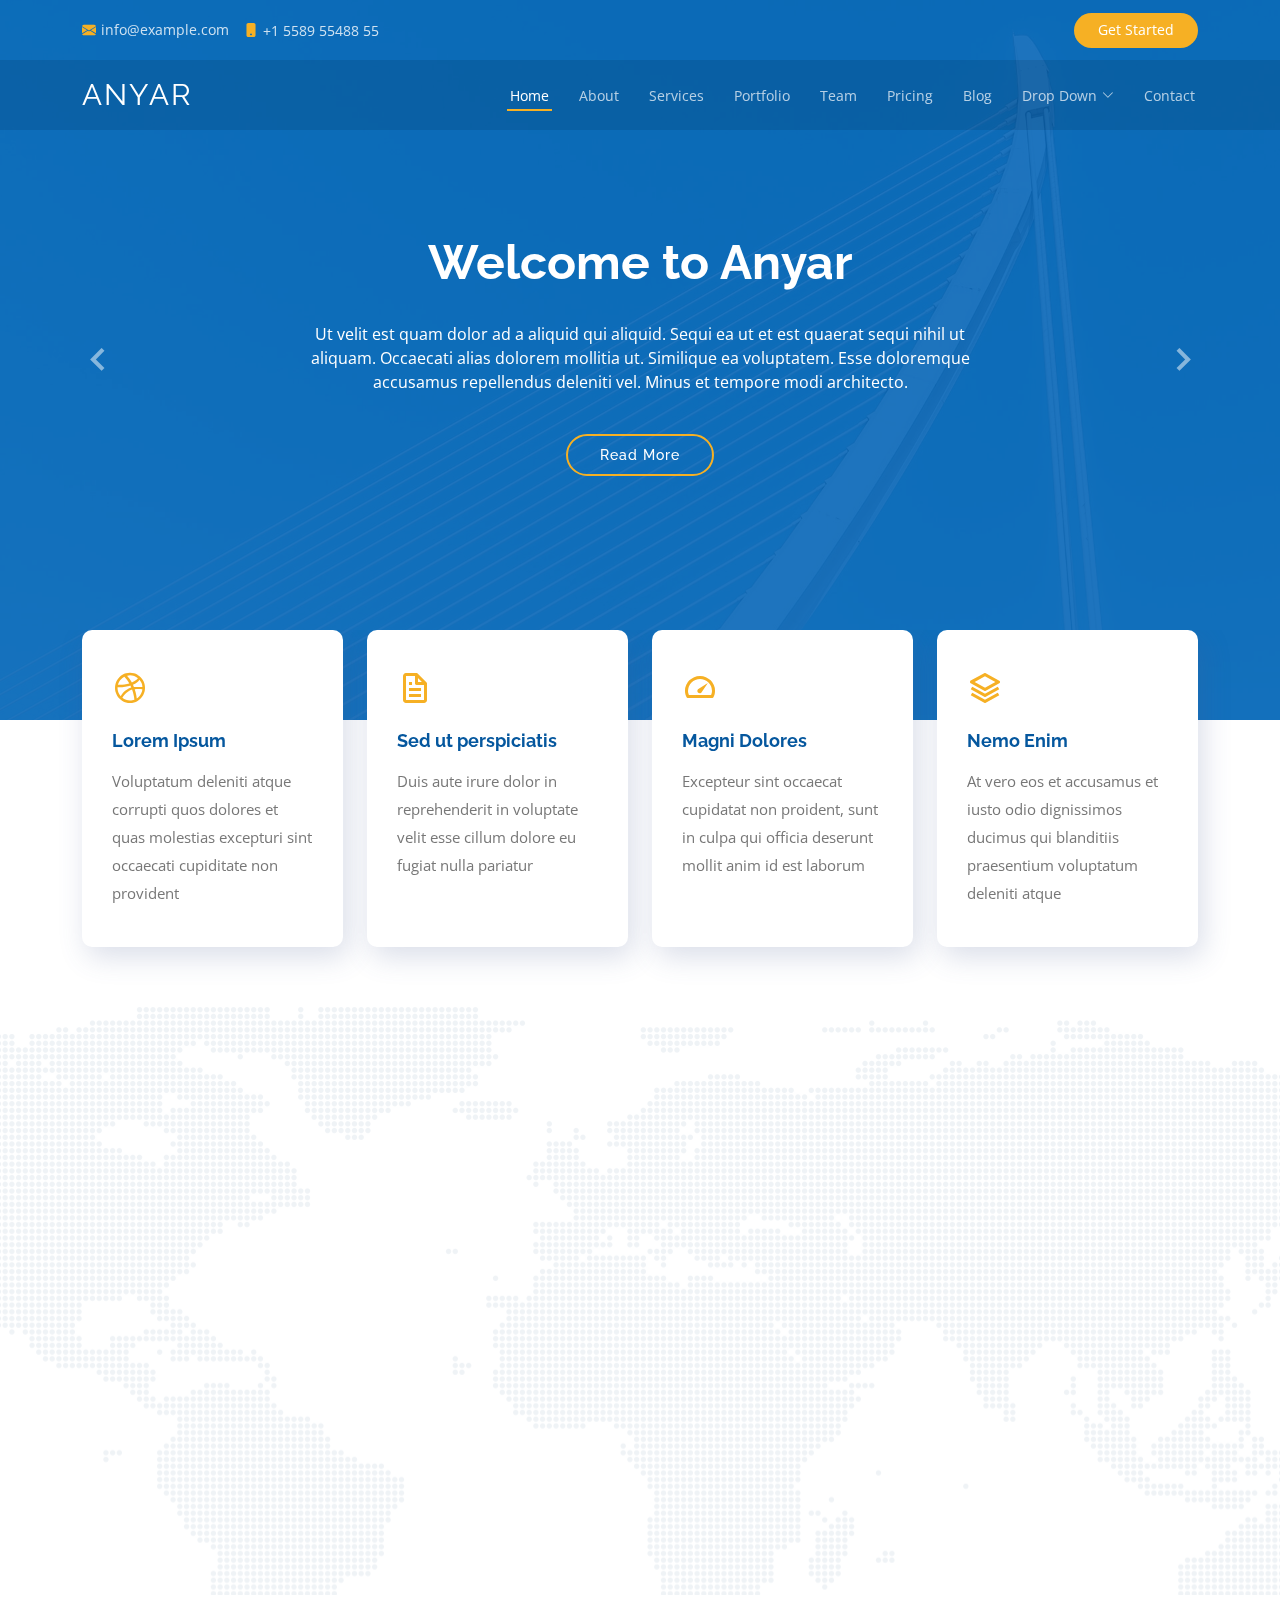
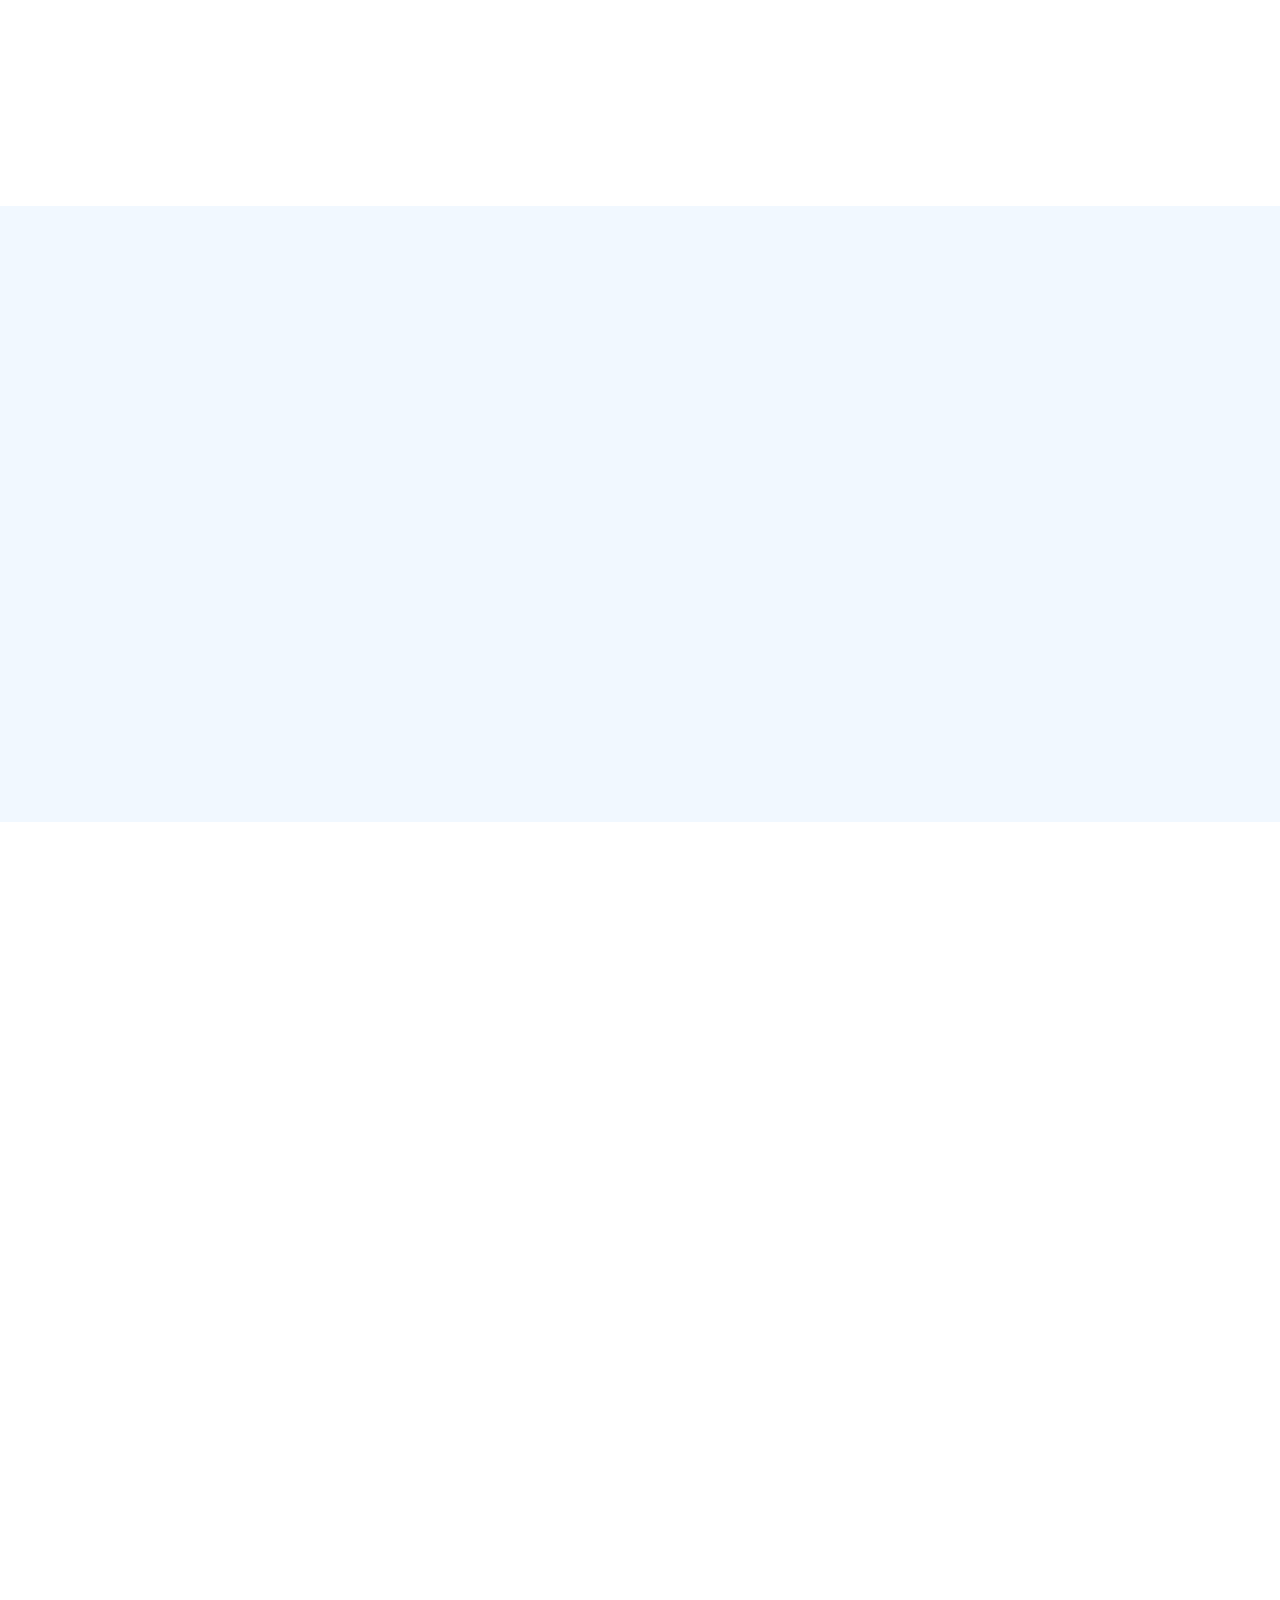
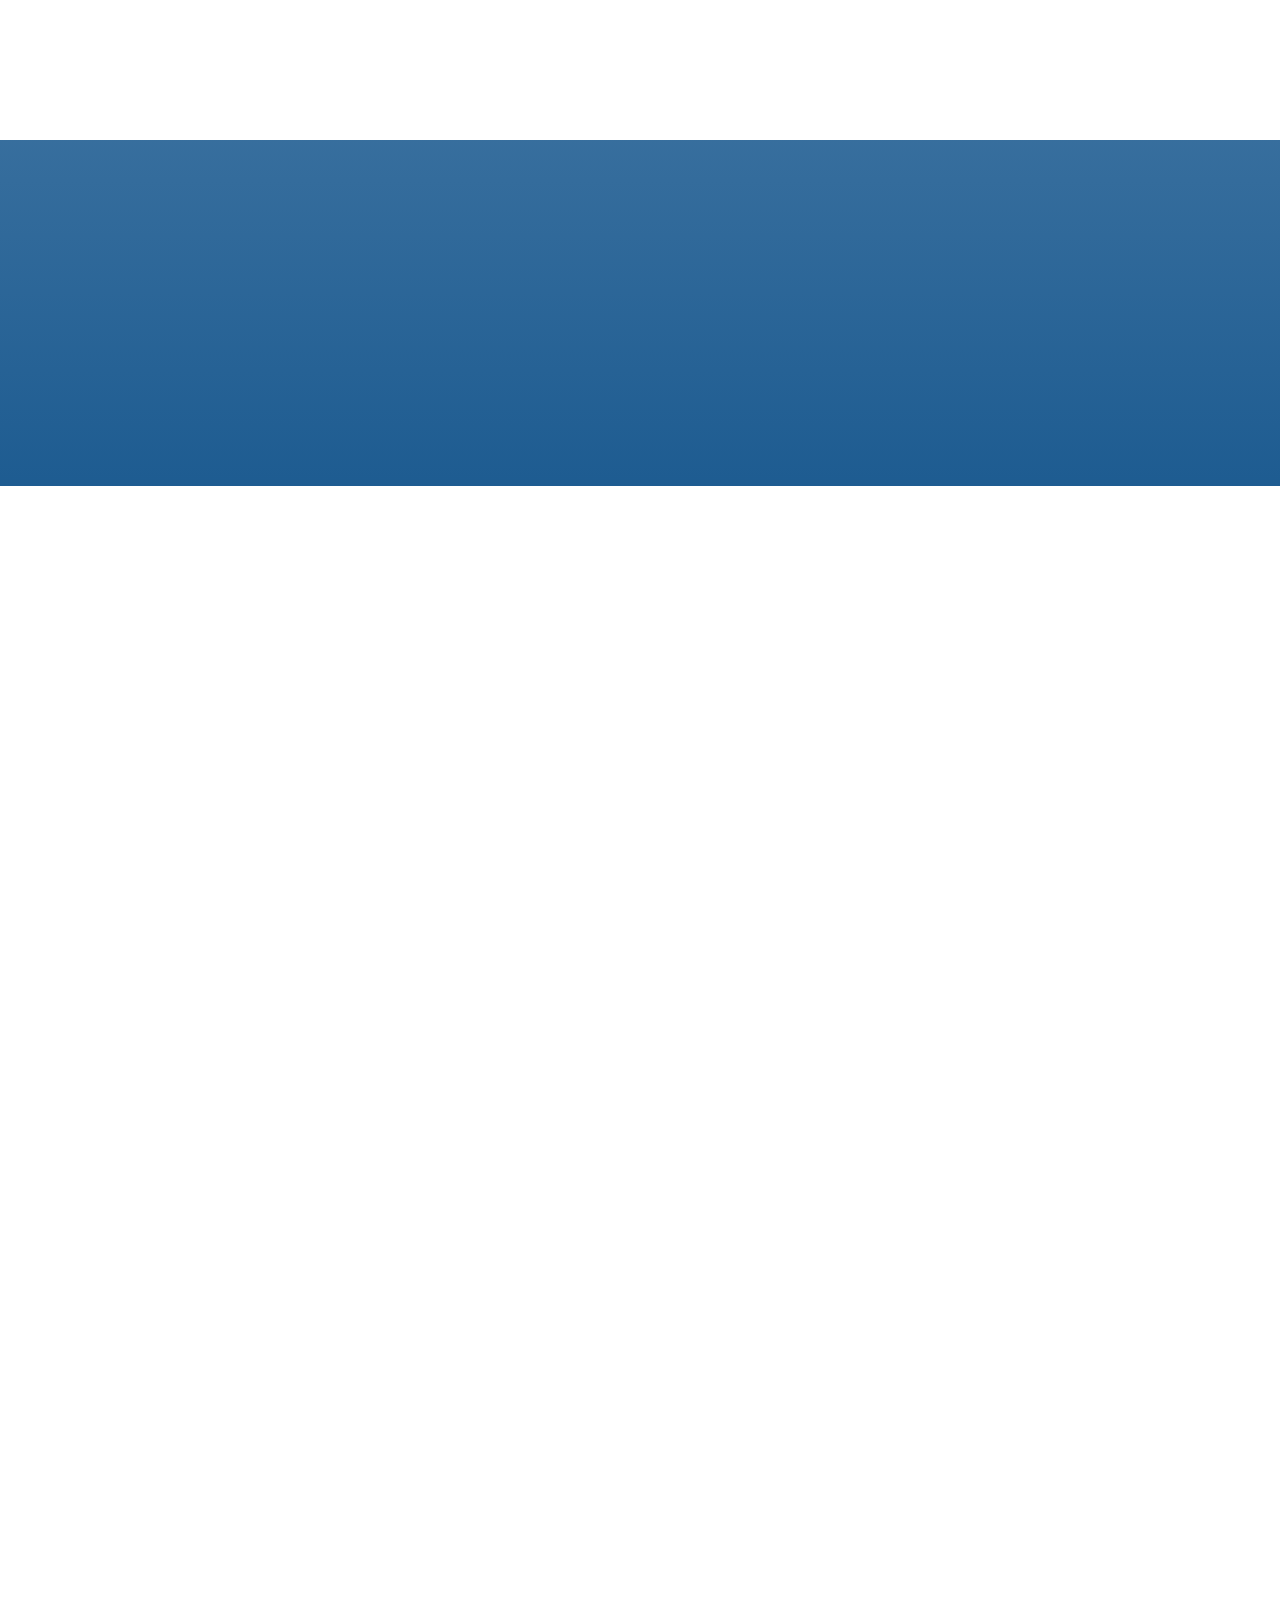
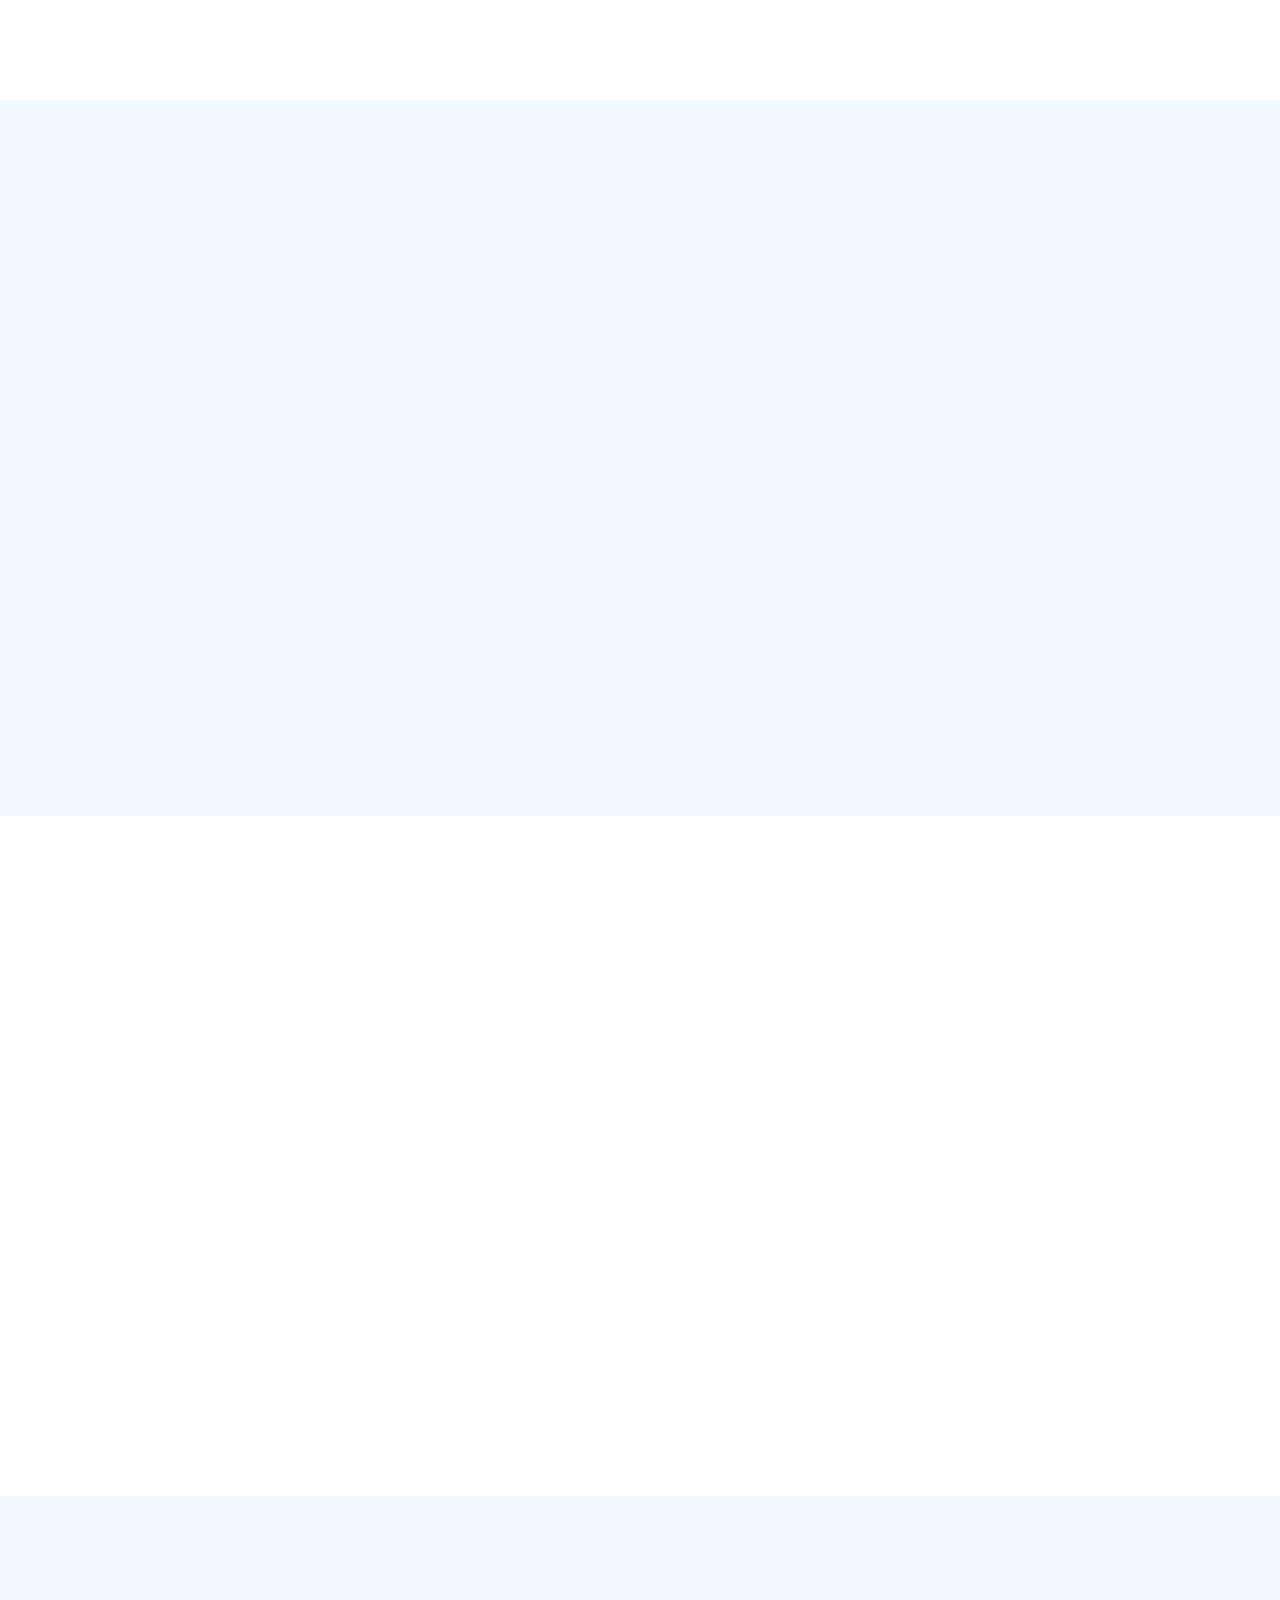
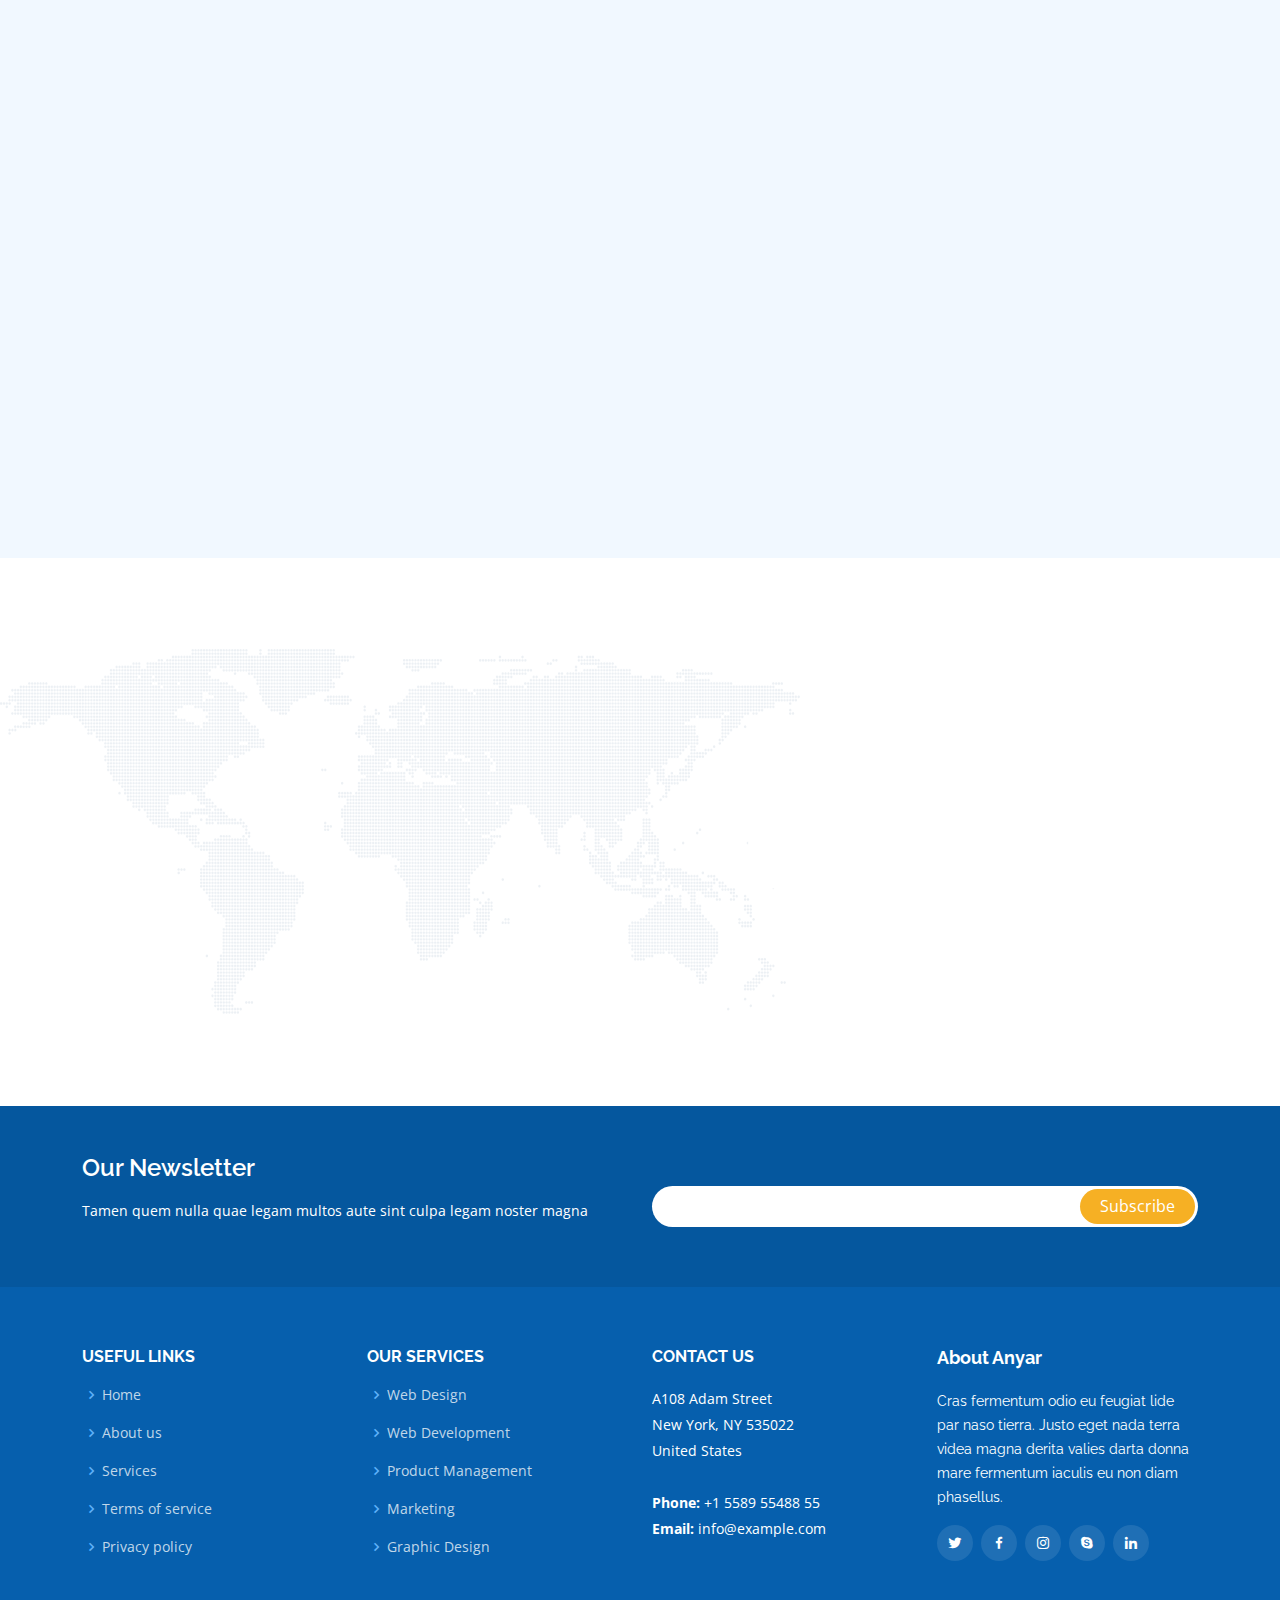
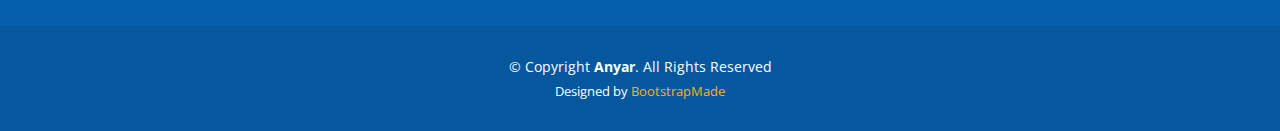
<file: Anyar/index.html>
<!DOCTYPE html>
<html lang="en">

<head>
  <meta charset="utf-8">
  <meta content="width=device-width, initial-scale=1.0" name="viewport">

  <title>Anyar Bootstrap Template - Index</title>
  <meta content="" name="description">
  <meta content="" name="keywords">

  <!-- Favicons -->
  <link href="assets/img/favicon.png" rel="icon">
  <link href="assets/img/apple-touch-icon.png" rel="apple-touch-icon">

  <!-- Google Fonts -->
  <link href="https://fonts.googleapis.com/css?family=Open+Sans:300,300i,400,400i,600,600i,700,700i|Raleway:300,300i,400,400i,500,500i,600,600i,700,700i|Poppins:300,300i,400,400i,500,500i,600,600i,700,700i" rel="stylesheet">

  <!-- Vendor CSS Files -->
  <link href="assets/vendor/animate.css/animate.min.css" rel="stylesheet">
  <link href="assets/vendor/aos/aos.css" rel="stylesheet">
  <link href="assets/vendor/bootstrap/css/bootstrap.min.css" rel="stylesheet">
  <link href="assets/vendor/bootstrap-icons/bootstrap-icons.css" rel="stylesheet">
  <link href="assets/vendor/boxicons/css/boxicons.min.css" rel="stylesheet">
  <link href="assets/vendor/glightbox/css/glightbox.min.css" rel="stylesheet">
  <link href="assets/vendor/remixicon/remixicon.css" rel="stylesheet">
  <link href="assets/vendor/swiper/swiper-bundle.min.css" rel="stylesheet">

  <!-- Template Main CSS File -->
  <link href="assets/css/style.css" rel="stylesheet">

  <!-- =======================================================
  * Template Name: Anyar - v4.8.0
  * Template URL: https://bootstrapmade.com/anyar-free-multipurpose-one-page-bootstrap-theme/
  * Author: BootstrapMade.com
  * License: https://bootstrapmade.com/license/
  ======================================================== -->
</head>

<body>

  <!-- ======= Top Bar ======= -->
  <div id="topbar" class="fixed-top d-flex align-items-center ">
    <div class="container d-flex align-items-center justify-content-center justify-content-md-between">
      <div class="contact-info d-flex align-items-center">
        <i class="bi bi-envelope-fill"></i><a href="mailto:contact@example.com">info@example.com</a>
        <i class="bi bi-phone-fill phone-icon"></i> +1 5589 55488 55
      </div>
      <div class="cta d-none d-md-block">
        <a href="#about" class="scrollto">Get Started</a>
      </div>
    </div>
  </div>

  <!-- ======= Header ======= -->
  <header id="header" class="fixed-top d-flex align-items-center ">
    <div class="container d-flex align-items-center justify-content-between">

      <h1 class="logo"><a href="index.html">Anyar</a></h1>
      <!-- Uncomment below if you prefer to use an image logo -->
      <!-- <a href=index.html" class="logo"><img src="assets/img/logo.png" alt="" class="img-fluid"></a>-->

      <nav id="navbar" class="navbar">
        <ul>
          <li><a class="nav-link scrollto active" href="#hero">Home</a></li>
          <li><a class="nav-link scrollto" href="#about">About</a></li>
          <li><a class="nav-link scrollto" href="#services">Services</a></li>
          <li><a class="nav-link scrollto " href="#portfolio">Portfolio</a></li>
          <li><a class="nav-link scrollto" href="#team">Team</a></li>
          <li><a class="nav-link scrollto" href="#pricing">Pricing</a></li>
          <li><a href="blog.html">Blog</a></li>
          <li class="dropdown"><a href="#"><span>Drop Down</span> <i class="bi bi-chevron-down"></i></a>
            <ul>
              <li><a href="#">Drop Down 1</a></li>
              <li class="dropdown"><a href="#"><span>Deep Drop Down</span> <i class="bi bi-chevron-right"></i></a>
                <ul>
                  <li><a href="#">Deep Drop Down 1</a></li>
                  <li><a href="#">Deep Drop Down 2</a></li>
                  <li><a href="#">Deep Drop Down 3</a></li>
                  <li><a href="#">Deep Drop Down 4</a></li>
                  <li><a href="#">Deep Drop Down 5</a></li>
                </ul>
              </li>
              <li><a href="#">Drop Down 2</a></li>
              <li><a href="#">Drop Down 3</a></li>
              <li><a href="#">Drop Down 4</a></li>
            </ul>
          </li>
          <li><a class="nav-link scrollto" href="#contact">Contact</a></li>
        </ul>
        <i class="bi bi-list mobile-nav-toggle"></i>
      </nav><!-- .navbar -->

    </div>
  </header><!-- End Header -->

  <!-- ======= Hero Section ======= -->
  <section id="hero" class="d-flex justify-cntent-center align-items-center">
    <div id="heroCarousel" data-bs-interval="5000" class="container carousel carousel-fade" data-bs-ride="carousel">

      <!-- Slide 1 -->
      <div class="carousel-item active">
        <div class="carousel-container">
          <h2 class="animate__animated animate__fadeInDown">Welcome to <span>Anyar</span></h2>
          <p class="animate__animated animate__fadeInUp">Ut velit est quam dolor ad a aliquid qui aliquid. Sequi ea ut et est quaerat sequi nihil ut aliquam. Occaecati alias dolorem mollitia ut. Similique ea voluptatem. Esse doloremque accusamus repellendus deleniti vel. Minus et tempore modi architecto.</p>
          <a href="#about" class="btn-get-started animate__animated animate__fadeInUp scrollto">Read More</a>
        </div>
      </div>

      <!-- Slide 2 -->
      <div class="carousel-item">
        <div class="carousel-container">
          <h2 class="animate__animated animate__fadeInDown">Lorem Ipsum Dolor</h2>
          <p class="animate__animated animate__fadeInUp">Ut velit est quam dolor ad a aliquid qui aliquid. Sequi ea ut et est quaerat sequi nihil ut aliquam. Occaecati alias dolorem mollitia ut. Similique ea voluptatem. Esse doloremque accusamus repellendus deleniti vel. Minus et tempore modi architecto.</p>
          <a href="#about" class="btn-get-started animate__animated animate__fadeInUp scrollto">Read More</a>
        </div>
      </div>

      <!-- Slide 3 -->
      <div class="carousel-item">
        <div class="carousel-container">
          <h2 class="animate__animated animate__fadeInDown">Sequi ea ut et est quaerat</h2>
          <p class="animate__animated animate__fadeInUp">Ut velit est quam dolor ad a aliquid qui aliquid. Sequi ea ut et est quaerat sequi nihil ut aliquam. Occaecati alias dolorem mollitia ut. Similique ea voluptatem. Esse doloremque accusamus repellendus deleniti vel. Minus et tempore modi architecto.</p>
          <a href="#about" class="btn-get-started animate__animated animate__fadeInUp scrollto">Read More</a>
        </div>
      </div>

      <a class="carousel-control-prev" href="#heroCarousel" role="button" data-bs-slide="prev">
        <span class="carousel-control-prev-icon bx bx-chevron-left" aria-hidden="true"></span>
      </a>

      <a class="carousel-control-next" href="#heroCarousel" role="button" data-bs-slide="next">
        <span class="carousel-control-next-icon bx bx-chevron-right" aria-hidden="true"></span>
      </a>

    </div>
  </section><!-- End Hero -->

  <main id="main">

    <!-- ======= Icon Boxes Section ======= -->
    <section id="icon-boxes" class="icon-boxes">
      <div class="container">

        <div class="row">
          <div class="col-md-6 col-lg-3 d-flex align-items-stretch mb-5 mb-lg-0" data-aos="fade-up">
            <div class="icon-box">
              <div class="icon"><i class="bx bxl-dribbble"></i></div>
              <h4 class="title"><a href="">Lorem Ipsum</a></h4>
              <p class="description">Voluptatum deleniti atque corrupti quos dolores et quas molestias excepturi sint occaecati cupiditate non provident</p>
            </div>
          </div>

          <div class="col-md-6 col-lg-3 d-flex align-items-stretch mb-5 mb-lg-0" data-aos="fade-up" data-aos-delay="100">
            <div class="icon-box">
              <div class="icon"><i class="bx bx-file"></i></div>
              <h4 class="title"><a href="">Sed ut perspiciatis</a></h4>
              <p class="description">Duis aute irure dolor in reprehenderit in voluptate velit esse cillum dolore eu fugiat nulla pariatur</p>
            </div>
          </div>

          <div class="col-md-6 col-lg-3 d-flex align-items-stretch mb-5 mb-lg-0" data-aos="fade-up" data-aos-delay="200">
            <div class="icon-box">
              <div class="icon"><i class="bx bx-tachometer"></i></div>
              <h4 class="title"><a href="">Magni Dolores</a></h4>
              <p class="description">Excepteur sint occaecat cupidatat non proident, sunt in culpa qui officia deserunt mollit anim id est laborum</p>
            </div>
          </div>

          <div class="col-md-6 col-lg-3 d-flex align-items-stretch mb-5 mb-lg-0" data-aos="fade-up" data-aos-delay="300">
            <div class="icon-box">
              <div class="icon"><i class="bx bx-layer"></i></div>
              <h4 class="title"><a href="">Nemo Enim</a></h4>
              <p class="description">At vero eos et accusamus et iusto odio dignissimos ducimus qui blanditiis praesentium voluptatum deleniti atque</p>
            </div>
          </div>

        </div>

      </div>
    </section><!-- End Icon Boxes Section -->

    <!-- ======= About Us Section ======= -->
    <section id="about" class="about">
      <div class="container" data-aos="fade-up">

        <div class="section-title">
          <h2>About Us</h2>
          <p>Magnam dolores commodi suscipit. Necessitatibus eius consequatur ex aliquid fuga eum quidem. Sit sint consectetur velit. Quisquam quos quisquam cupiditate. Et nemo qui impedit suscipit alias ea. Quia fugiat sit in iste officiis commodi quidem hic quas.</p>
        </div>

        <div class="row content">
          <div class="col-lg-6">
            <p>
              Lorem ipsum dolor sit amet, consectetur adipiscing elit, sed do eiusmod tempor incididunt ut labore et dolore
              magna aliqua.
            </p>
            <ul>
              <li><i class="ri-check-double-line"></i> Ullamco laboris nisi ut aliquip ex ea commodo consequat</li>
              <li><i class="ri-check-double-line"></i> Duis aute irure dolor in reprehenderit in voluptate velit</li>
              <li><i class="ri-check-double-line"></i> Ullamco laboris nisi ut aliquip ex ea commodo consequat</li>
            </ul>
          </div>
          <div class="col-lg-6 pt-4 pt-lg-0">
            <p>
              Ullamco laboris nisi ut aliquip ex ea commodo consequat. Duis aute irure dolor in reprehenderit in voluptate
              velit esse cillum dolore eu fugiat nulla pariatur. Excepteur sint occaecat cupidatat non proident, sunt in
              culpa qui officia deserunt mollit anim id est laborum.
            </p>
            <a href="#" class="btn-learn-more">Learn More</a>
          </div>
        </div>

      </div>
    </section><!-- End About Us Section -->

    <!-- ======= Clients Section ======= -->
    <section id="clients" class="clients">
      <div class="container" data-aos="zoom-in">

        <div class="clients-slider swiper">
          <div class="swiper-wrapper align-items-center">
            <div class="swiper-slide"><img src="assets/img/clients/client-1.png" class="img-fluid" alt=""></div>
            <div class="swiper-slide"><img src="assets/img/clients/client-2.png" class="img-fluid" alt=""></div>
            <div class="swiper-slide"><img src="assets/img/clients/client-3.png" class="img-fluid" alt=""></div>
            <div class="swiper-slide"><img src="assets/img/clients/client-4.png" class="img-fluid" alt=""></div>
            <div class="swiper-slide"><img src="assets/img/clients/client-5.png" class="img-fluid" alt=""></div>
            <div class="swiper-slide"><img src="assets/img/clients/client-6.png" class="img-fluid" alt=""></div>
            <div class="swiper-slide"><img src="assets/img/clients/client-7.png" class="img-fluid" alt=""></div>
            <div class="swiper-slide"><img src="assets/img/clients/client-8.png" class="img-fluid" alt=""></div>
          </div>
          <div class="swiper-pagination"></div>
        </div>

      </div>
    </section><!-- End Clients Section -->

    <!-- ======= Why Us Section ======= -->
    <section id="why-us" class="why-us">
      <div class="container-fluid">

        <div class="row">

          <div class="col-lg-5 align-items-stretch position-relative video-box" style='background-image: url("assets/img/why-us.jpg");' data-aos="fade-right">
            <a href="https://www.youtube.com/watch?v=LXb3EKWsInQ" class="glightbox play-btn mb-4"></a>
          </div>

          <div class="col-lg-7 d-flex flex-column justify-content-center align-items-stretch" data-aos="fade-left">

            <div class="content">
              <h3>Eum ipsam laborum deleniti <strong>velit pariatur architecto aut nihil</strong></h3>
              <p>
                Lorem ipsum dolor sit amet, consectetur adipiscing elit, sed do eiusmod tempor incididunt ut labore et dolore magna aliqua. Duis aute irure dolor in reprehenderit
              </p>
            </div>

            <div class="accordion-list">
              <ul>
                <li data-aos="fade-up" data-aos-delay="100">
                  <a data-bs-toggle="collapse" class="collapse" data-bs-target="#accordion-list-1"><span>01</span> Non consectetur a erat nam at lectus urna duis? <i class="bx bx-chevron-down icon-show"></i><i class="bx bx-chevron-up icon-close"></i></a>
                  <div id="accordion-list-1" class="collapse show" data-bs-parent=".accordion-list">
                    <p>
                      Feugiat pretium nibh ipsum consequat. Tempus iaculis urna id volutpat lacus laoreet non curabitur gravida. Venenatis lectus magna fringilla urna porttitor rhoncus dolor purus non.
                    </p>
                  </div>
                </li>

                <li data-aos="fade-up" data-aos-delay="200">
                  <a data-bs-toggle="collapse" data-bs-target="#accordion-list-2" class="collapsed"><span>02</span> Feugiat scelerisque varius morbi enim nunc? <i class="bx bx-chevron-down icon-show"></i><i class="bx bx-chevron-up icon-close"></i></a>
                  <div id="accordion-list-2" class="collapse" data-bs-parent=".accordion-list">
                    <p>
                      Dolor sit amet consectetur adipiscing elit pellentesque habitant morbi. Id interdum velit laoreet id donec ultrices. Fringilla phasellus faucibus scelerisque eleifend donec pretium. Est pellentesque elit ullamcorper dignissim. Mauris ultrices eros in cursus turpis massa tincidunt dui.
                    </p>
                  </div>
                </li>

                <li data-aos="fade-up" data-aos-delay="300">
                  <a data-bs-toggle="collapse" data-bs-target="#accordion-list-3" class="collapsed"><span>03</span> Dolor sit amet consectetur adipiscing elit? <i class="bx bx-chevron-down icon-show"></i><i class="bx bx-chevron-up icon-close"></i></a>
                  <div id="accordion-list-3" class="collapse" data-bs-parent=".accordion-list">
                    <p>
                      Eleifend mi in nulla posuere sollicitudin aliquam ultrices sagittis orci. Faucibus pulvinar elementum integer enim. Sem nulla pharetra diam sit amet nisl suscipit. Rutrum tellus pellentesque eu tincidunt. Lectus urna duis convallis convallis tellus. Urna molestie at elementum eu facilisis sed odio morbi quis
                    </p>
                  </div>
                </li>

              </ul>
            </div>

          </div>

        </div>

      </div>
    </section><!-- End Why Us Section -->

    <!-- ======= Services Section ======= -->
    <section id="services" class="services">
      <div class="container" data-aos="fade-up">

        <div class="section-title">
          <h2>Services</h2>
          <p>Magnam dolores commodi suscipit. Necessitatibus eius consequatur ex aliquid fuga eum quidem. Sit sint consectetur velit. Quisquam quos quisquam cupiditate. Et nemo qui impedit suscipit alias ea. Quia fugiat sit in iste officiis commodi quidem hic quas.</p>
        </div>

        <div class="row">
          <div class="col-md-6 d-flex align-items-stretch" data-aos="fade-up" data-aos-delay="100">
            <div class="icon-box">
              <i class="bi bi-card-checklist"></i>
              <h4><a href="#">Lorem Ipsum</a></h4>
              <p>Voluptatum deleniti atque corrupti quos dolores et quas molestias excepturi sint occaecati cupiditate non provident</p>
            </div>
          </div>
          <div class="col-md-6 d-flex align-items-stretch mt-4 mt-md-0" data-aos="fade-up" data-aos-delay="200">
            <div class="icon-box">
              <i class="bi bi-bar-chart"></i>
              <h4><a href="#">Dolor Sitema</a></h4>
              <p>Minim veniam, quis nostrud exercitation ullamco laboris nisi ut aliquip ex ea commodo consequat tarad limino ata</p>
            </div>
          </div>
          <div class="col-md-6 d-flex align-items-stretch mt-4 mt-md-0" data-aos="fade-up" data-aos-delay="300">
            <div class="icon-box">
              <i class="bi bi-binoculars"></i>
              <h4><a href="#">Sed ut perspiciatis</a></h4>
              <p>Duis aute irure dolor in reprehenderit in voluptate velit esse cillum dolore eu fugiat nulla pariatur</p>
            </div>
          </div>
          <div class="col-md-6 d-flex align-items-stretch mt-4 mt-md-0" data-aos="fade-up" data-aos-delay="400">
            <div class="icon-box">
              <i class="bi bi-brightness-high"></i>
              <h4><a href="#">Nemo Enim</a></h4>
              <p>Excepteur sint occaecat cupidatat non proident, sunt in culpa qui officia deserunt mollit anim id est laborum</p>
            </div>
          </div>
          <div class="col-md-6 d-flex align-items-stretch mt-4 mt-md-0" data-aos="fade-up" data-aos-delay="500">
            <div class="icon-box">
              <i class="bi bi-calendar4-week"></i>
              <h4><a href="#">Magni Dolore</a></h4>
              <p>At vero eos et accusamus et iusto odio dignissimos ducimus qui blanditiis praesentium voluptatum deleniti atque</p>
            </div>
          </div>
          <div class="col-md-6 d-flex align-items-stretch mt-4 mt-md-0" data-aos="fade-up" data-aos-delay="600">
            <div class="icon-box">
              <i class="bi bi-briefcase"></i>
              <h4><a href="#">Eiusmod Tempor</a></h4>
              <p>Et harum quidem rerum facilis est et expedita distinctio. Nam libero tempore, cum soluta nobis est eligendi</p>
            </div>
          </div>
        </div>

      </div>
    </section><!-- End Services Section -->

    <!-- ======= Cta Section ======= -->
    <section id="cta" class="cta">
      <div class="container">

        <div class="row" data-aos="zoom-in">
          <div class="col-lg-9 text-center text-lg-start">
            <h3>Call To Action</h3>
            <p> Duis aute irure dolor in reprehenderit in voluptate velit esse cillum dolore eu fugiat nulla pariatur. Excepteur sint occaecat cupidatat non proident, sunt in culpa qui officia deserunt mollit anim id est laborum.</p>
          </div>
          <div class="col-lg-3 cta-btn-container text-center">
            <a class="cta-btn align-middle" href="#">Call To Action</a>
          </div>
        </div>

      </div>
    </section><!-- End Cta Section -->

    <!-- ======= Portfoio Section ======= -->
    <section id="portfolio" class="portfoio">
      <div class="container" data-aos="fade-up">

        <div class="section-title">
          <h2>Portfoio</h2>
          <p>Magnam dolores commodi suscipit. Necessitatibus eius consequatur ex aliquid fuga eum quidem. Sit sint consectetur velit. Quisquam quos quisquam cupiditate. Et nemo qui impedit suscipit alias ea. Quia fugiat sit in iste officiis commodi quidem hic quas.</p>
        </div>

        <div class="row">
          <div class="col-lg-12 d-flex justify-content-center">
            <ul id="portfolio-flters">
              <li data-filter="*" class="filter-active">All</li>
              <li data-filter=".filter-app">App</li>
              <li data-filter=".filter-card">Card</li>
              <li data-filter=".filter-web">Web</li>
            </ul>
          </div>
        </div>

        <div class="row portfolio-container">

          <div class="col-lg-4 col-md-6 portfolio-item filter-app">
            <img src="assets/img/portfolio/portfolio-1.jpg" class="img-fluid" alt="">
            <div class="portfolio-info">
              <h4>App 1</h4>
              <p>App</p>
              <a href="assets/img/portfolio/portfolio-1.jpg" data-gallery="portfolioGallery" class="portfolio-lightbox preview-link" title="App 1"><i class="bx bx-plus"></i></a>
              <a href="portfolio-details.html" class="details-link" title="More Details"><i class="bx bx-link"></i></a>
            </div>
          </div>

          <div class="col-lg-4 col-md-6 portfolio-item filter-web">
            <img src="assets/img/portfolio/portfolio-2.jpg" class="img-fluid" alt="">
            <div class="portfolio-info">
              <h4>Web 3</h4>
              <p>Web</p>
              <a href="assets/img/portfolio/portfolio-2.jpg" data-gallery="portfolioGallery" class="portfolio-lightbox preview-link" title="Web 3"><i class="bx bx-plus"></i></a>
              <a href="portfolio-details.html" class="details-link" title="More Details"><i class="bx bx-link"></i></a>
            </div>
          </div>

          <div class="col-lg-4 col-md-6 portfolio-item filter-app">
            <img src="assets/img/portfolio/portfolio-3.jpg" class="img-fluid" alt="">
            <div class="portfolio-info">
              <h4>App 2</h4>
              <p>App</p>
              <a href="assets/img/portfolio/portfolio-3.jpg" data-gallery="portfolioGallery" class="portfolio-lightbox preview-link" title="App 2"><i class="bx bx-plus"></i></a>
              <a href="portfolio-details.html" class="details-link" title="More Details"><i class="bx bx-link"></i></a>
            </div>
          </div>

          <div class="col-lg-4 col-md-6 portfolio-item filter-card">
            <img src="assets/img/portfolio/portfolio-4.jpg" class="img-fluid" alt="">
            <div class="portfolio-info">
              <h4>Card 2</h4>
              <p>Card</p>
              <a href="assets/img/portfolio/portfolio-4.jpg" data-gallery="portfolioGallery" class="portfolio-lightbox preview-link" title="Card 2"><i class="bx bx-plus"></i></a>
              <a href="portfolio-details.html" class="details-link" title="More Details"><i class="bx bx-link"></i></a>
            </div>
          </div>

          <div class="col-lg-4 col-md-6 portfolio-item filter-web">
            <img src="assets/img/portfolio/portfolio-5.jpg" class="img-fluid" alt="">
            <div class="portfolio-info">
              <h4>Web 2</h4>
              <p>Web</p>
              <a href="assets/img/portfolio/portfolio-5.jpg" data-gallery="portfolioGallery" class="portfolio-lightbox preview-link" title="Web 2"><i class="bx bx-plus"></i></a>
              <a href="portfolio-details.html" class="details-link" title="More Details"><i class="bx bx-link"></i></a>
            </div>
          </div>

          <div class="col-lg-4 col-md-6 portfolio-item filter-app">
            <img src="assets/img/portfolio/portfolio-6.jpg" class="img-fluid" alt="">
            <div class="portfolio-info">
              <h4>App 3</h4>
              <p>App</p>
              <a href="assets/img/portfolio/portfolio-6.jpg" data-gallery="portfolioGallery" class="portfolio-lightbox preview-link" title="App 3"><i class="bx bx-plus"></i></a>
              <a href="portfolio-details.html" class="details-link" title="More Details"><i class="bx bx-link"></i></a>
            </div>
          </div>

          <div class="col-lg-4 col-md-6 portfolio-item filter-card">
            <img src="assets/img/portfolio/portfolio-7.jpg" class="img-fluid" alt="">
            <div class="portfolio-info">
              <h4>Card 1</h4>
              <p>Card</p>
              <a href="assets/img/portfolio/portfolio-7.jpg" data-gallery="portfolioGallery" class="portfolio-lightbox preview-link" title="Card 1"><i class="bx bx-plus"></i></a>
              <a href="portfolio-details.html" class="details-link" title="More Details"><i class="bx bx-link"></i></a>
            </div>
          </div>

          <div class="col-lg-4 col-md-6 portfolio-item filter-card">
            <img src="assets/img/portfolio/portfolio-8.jpg" class="img-fluid" alt="">
            <div class="portfolio-info">
              <h4>Card 3</h4>
              <p>Card</p>
              <a href="assets/img/portfolio/portfolio-8.jpg" data-gallery="portfolioGallery" class="portfolio-lightbox preview-link" title="Card 3"><i class="bx bx-plus"></i></a>
              <a href="portfolio-details.html" class="details-link" title="More Details"><i class="bx bx-link"></i></a>
            </div>
          </div>

          <div class="col-lg-4 col-md-6 portfolio-item filter-web">
            <img src="assets/img/portfolio/portfolio-9.jpg" class="img-fluid" alt="">
            <div class="portfolio-info">
              <h4>Web 3</h4>
              <p>Web</p>
              <a href="assets/img/portfolio/portfolio-9.jpg" data-gallery="portfolioGallery" class="portfolio-lightbox preview-link" title="Web 3"><i class="bx bx-plus"></i></a>
              <a href="portfolio-details.html" class="details-link" title="More Details"><i class="bx bx-link"></i></a>
            </div>
          </div>

        </div>

      </div>
    </section><!-- End Portfoio Section -->

    <!-- ======= Team Section ======= -->
    <section id="team" class="team section-bg">
      <div class="container" data-aos="fade-up">

        <div class="section-title">
          <h2>Team</h2>
          <p>Magnam dolores commodi suscipit. Necessitatibus eius consequatur ex aliquid fuga eum quidem. Sit sint consectetur velit. Quisquam quos quisquam cupiditate. Et nemo qui impedit suscipit alias ea. Quia fugiat sit in iste officiis commodi quidem hic quas.</p>
        </div>

        <div class="row">

          <div class="col-lg-6" data-aos="fade-up" data-aos-delay="100">
            <div class="member d-flex align-items-start">
              <div class="pic"><img src="assets/img/team/team-1.jpg" class="img-fluid" alt=""></div>
              <div class="member-info">
                <h4>Walter White</h4>
                <span>Chief Executive Officer</span>
                <p>Explicabo voluptatem mollitia et repellat qui dolorum quasi</p>
                <div class="social">
                  <a href=""><i class="ri-twitter-fill"></i></a>
                  <a href=""><i class="ri-facebook-fill"></i></a>
                  <a href=""><i class="ri-instagram-fill"></i></a>
                  <a href=""> <i class="ri-linkedin-box-fill"></i> </a>
                </div>
              </div>
            </div>
          </div>

          <div class="col-lg-6 mt-4 mt-lg-0" data-aos="fade-up" data-aos-delay="200">
            <div class="member d-flex align-items-start">
              <div class="pic"><img src="assets/img/team/team-2.jpg" class="img-fluid" alt=""></div>
              <div class="member-info">
                <h4>Sarah Jhonson</h4>
                <span>Product Manager</span>
                <p>Aut maiores voluptates amet et quis praesentium qui senda para</p>
                <div class="social">
                  <a href=""><i class="ri-twitter-fill"></i></a>
                  <a href=""><i class="ri-facebook-fill"></i></a>
                  <a href=""><i class="ri-instagram-fill"></i></a>
                  <a href=""> <i class="ri-linkedin-box-fill"></i> </a>
                </div>
              </div>
            </div>
          </div>

          <div class="col-lg-6 mt-4" data-aos="fade-up" data-aos-delay="300">
            <div class="member d-flex align-items-start">
              <div class="pic"><img src="assets/img/team/team-3.jpg" class="img-fluid" alt=""></div>
              <div class="member-info">
                <h4>William Anderson</h4>
                <span>CTO</span>
                <p>Quisquam facilis cum velit laborum corrupti fuga rerum quia</p>
                <div class="social">
                  <a href=""><i class="ri-twitter-fill"></i></a>
                  <a href=""><i class="ri-facebook-fill"></i></a>
                  <a href=""><i class="ri-instagram-fill"></i></a>
                  <a href=""> <i class="ri-linkedin-box-fill"></i> </a>
                </div>
              </div>
            </div>
          </div>

          <div class="col-lg-6 mt-4" data-aos="fade-up" data-aos-delay="400">
            <div class="member d-flex align-items-start">
              <div class="pic"><img src="assets/img/team/team-4.jpg" class="img-fluid" alt=""></div>
              <div class="member-info">
                <h4>Amanda Jepson</h4>
                <span>Accountant</span>
                <p>Dolorum tempora officiis odit laborum officiis et et accusamus</p>
                <div class="social">
                  <a href=""><i class="ri-twitter-fill"></i></a>
                  <a href=""><i class="ri-facebook-fill"></i></a>
                  <a href=""><i class="ri-instagram-fill"></i></a>
                  <a href=""> <i class="ri-linkedin-box-fill"></i> </a>
                </div>
              </div>
            </div>
          </div>

        </div>

      </div>
    </section><!-- End Team Section -->

    <!-- ======= Pricing Section ======= -->
    <section id="pricing" class="pricing">
      <div class="container" data-aos="fade-up">

        <div class="section-title">
          <h2>Pricing</h2>
          <p>Magnam dolores commodi suscipit. Necessitatibus eius consequatur ex aliquid fuga eum quidem. Sit sint consectetur velit. Quisquam quos quisquam cupiditate. Et nemo qui impedit suscipit alias ea. Quia fugiat sit in iste officiis commodi quidem hic quas.</p>
        </div>

        <div class="row">

          <div class="col-lg-3 col-md-6" data-aos="fade-up" data-aos-delay="100">
            <div class="box">
              <h3>Free</h3>
              <h4><sup>$</sup>0<span> / month</span></h4>
              <ul>
                <li>Aida dere</li>
                <li>Nec feugiat nisl</li>
                <li>Nulla at volutpat dola</li>
                <li class="na">Pharetra massa</li>
                <li class="na">Massa ultricies mi</li>
              </ul>
              <div class="btn-wrap">
                <a href="#" class="btn-buy">Buy Now</a>
              </div>
            </div>
          </div>

          <div class="col-lg-3 col-md-6 mt-4 mt-md-0" data-aos="fade-up" data-aos-delay="200">
            <div class="box featured">
              <h3>Business</h3>
              <h4><sup>$</sup>19<span> / month</span></h4>
              <ul>
                <li>Aida dere</li>
                <li>Nec feugiat nisl</li>
                <li>Nulla at volutpat dola</li>
                <li>Pharetra massa</li>
                <li class="na">Massa ultricies mi</li>
              </ul>
              <div class="btn-wrap">
                <a href="#" class="btn-buy">Buy Now</a>
              </div>
            </div>
          </div>

          <div class="col-lg-3 col-md-6 mt-4 mt-lg-0" data-aos="fade-up" data-aos-delay="300">
            <div class="box">
              <h3>Developer</h3>
              <h4><sup>$</sup>29<span> / month</span></h4>
              <ul>
                <li>Aida dere</li>
                <li>Nec feugiat nisl</li>
                <li>Nulla at volutpat dola</li>
                <li>Pharetra massa</li>
                <li>Massa ultricies mi</li>
              </ul>
              <div class="btn-wrap">
                <a href="#" class="btn-buy">Buy Now</a>
              </div>
            </div>
          </div>

          <div class="col-lg-3 col-md-6 mt-4 mt-lg-0" data-aos="fade-up" data-aos-delay="400">
            <div class="box">
              <span class="advanced">Advanced</span>
              <h3>Ultimate</h3>
              <h4><sup>$</sup>49<span> / month</span></h4>
              <ul>
                <li>Aida dere</li>
                <li>Nec feugiat nisl</li>
                <li>Nulla at volutpat dola</li>
                <li>Pharetra massa</li>
                <li>Massa ultricies mi</li>
              </ul>
              <div class="btn-wrap">
                <a href="#" class="btn-buy">Buy Now</a>
              </div>
            </div>
          </div>

        </div>

      </div>
    </section><!-- End Pricing Section -->

    <!-- ======= Frequently Asked Questions Section ======= -->
    <section id="faq" class="faq section-bg">
      <div class="container" data-aos="fade-up">

        <div class="section-title">
          <h2>Frequently Asked Questions</h2>
        </div>

        <div class="faq-list">
          <ul>
            <li data-aos="fade-up" data-aos="fade-up" data-aos-delay="100">
              <i class="bx bx-help-circle icon-help"></i> <a data-bs-toggle="collapse" class="collapse" data-bs-target="#faq-list-1">Non consectetur a erat nam at lectus urna duis? <i class="bx bx-chevron-down icon-show"></i><i class="bx bx-chevron-up icon-close"></i></a>
              <div id="faq-list-1" class="collapse show" data-bs-parent=".faq-list">
                <p>
                  Feugiat pretium nibh ipsum consequat. Tempus iaculis urna id volutpat lacus laoreet non curabitur gravida. Venenatis lectus magna fringilla urna porttitor rhoncus dolor purus non.
                </p>
              </div>
            </li>

            <li data-aos="fade-up" data-aos-delay="200">
              <i class="bx bx-help-circle icon-help"></i> <a data-bs-toggle="collapse" data-bs-target="#faq-list-2" class="collapsed">Feugiat scelerisque varius morbi enim nunc? <i class="bx bx-chevron-down icon-show"></i><i class="bx bx-chevron-up icon-close"></i></a>
              <div id="faq-list-2" class="collapse" data-bs-parent=".faq-list">
                <p>
                  Dolor sit amet consectetur adipiscing elit pellentesque habitant morbi. Id interdum velit laoreet id donec ultrices. Fringilla phasellus faucibus scelerisque eleifend donec pretium. Est pellentesque elit ullamcorper dignissim. Mauris ultrices eros in cursus turpis massa tincidunt dui.
                </p>
              </div>
            </li>

            <li data-aos="fade-up" data-aos-delay="300">
              <i class="bx bx-help-circle icon-help"></i> <a data-bs-toggle="collapse" data-bs-target="#faq-list-3" class="collapsed">Dolor sit amet consectetur adipiscing elit? <i class="bx bx-chevron-down icon-show"></i><i class="bx bx-chevron-up icon-close"></i></a>
              <div id="faq-list-3" class="collapse" data-bs-parent=".faq-list">
                <p>
                  Eleifend mi in nulla posuere sollicitudin aliquam ultrices sagittis orci. Faucibus pulvinar elementum integer enim. Sem nulla pharetra diam sit amet nisl suscipit. Rutrum tellus pellentesque eu tincidunt. Lectus urna duis convallis convallis tellus. Urna molestie at elementum eu facilisis sed odio morbi quis
                </p>
              </div>
            </li>

            <li data-aos="fade-up" data-aos-delay="400">
              <i class="bx bx-help-circle icon-help"></i> <a data-bs-toggle="collapse" data-bs-target="#faq-list-4" class="collapsed">Tempus quam pellentesque nec nam aliquam sem et tortor consequat? <i class="bx bx-chevron-down icon-show"></i><i class="bx bx-chevron-up icon-close"></i></a>
              <div id="faq-list-4" class="collapse" data-bs-parent=".faq-list">
                <p>
                  Molestie a iaculis at erat pellentesque adipiscing commodo. Dignissim suspendisse in est ante in. Nunc vel risus commodo viverra maecenas accumsan. Sit amet nisl suscipit adipiscing bibendum est. Purus gravida quis blandit turpis cursus in.
                </p>
              </div>
            </li>

            <li data-aos="fade-up" data-aos-delay="500">
              <i class="bx bx-help-circle icon-help"></i> <a data-bs-toggle="collapse" data-bs-target="#faq-list-5" class="collapsed">Tortor vitae purus faucibus ornare. Varius vel pharetra vel turpis nunc eget lorem dolor? <i class="bx bx-chevron-down icon-show"></i><i class="bx bx-chevron-up icon-close"></i></a>
              <div id="faq-list-5" class="collapse" data-bs-parent=".faq-list">
                <p>
                  Laoreet sit amet cursus sit amet dictum sit amet justo. Mauris vitae ultricies leo integer malesuada nunc vel. Tincidunt eget nullam non nisi est sit amet. Turpis nunc eget lorem dolor sed. Ut venenatis tellus in metus vulputate eu scelerisque.
                </p>
              </div>
            </li>

          </ul>
        </div>

      </div>
    </section><!-- End Frequently Asked Questions Section -->

    <!-- ======= Contact Section ======= -->
    <section id="contact" class="contact">
      <div class="container" data-aos="fade-up">

        <div class="section-title">
          <h2>Contact Us</h2>
        </div>

        <div class="row mt-1 d-flex justify-content-end" data-aos="fade-right" data-aos-delay="100">

          <div class="col-lg-5">
            <div class="info">
              <div class="address">
                <i class="bi bi-geo-alt"></i>
                <h4>Location:</h4>
                <p>A108 Adam Street, New York, NY 535022</p>
              </div>

              <div class="email">
                <i class="bi bi-envelope"></i>
                <h4>Email:</h4>
                <p>info@example.com</p>
              </div>

              <div class="phone">
                <i class="bi bi-phone"></i>
                <h4>Call:</h4>
                <p>+1 5589 55488 55s</p>
              </div>

            </div>

          </div>

          <div class="col-lg-6 mt-5 mt-lg-0" data-aos="fade-left" data-aos-delay="100">

            <form action="forms/contact.php" method="post" role="form" class="php-email-form">
              <div class="row">
                <div class="col-md-6 form-group">
                  <input type="text" name="name" class="form-control" id="name" placeholder="Your Name" required>
                </div>
                <div class="col-md-6 form-group mt-3 mt-md-0">
                  <input type="email" class="form-control" name="email" id="email" placeholder="Your Email" required>
                </div>
              </div>
              <div class="form-group mt-3">
                <input type="text" class="form-control" name="subject" id="subject" placeholder="Subject" required>
              </div>
              <div class="form-group mt-3">
                <textarea class="form-control" name="message" rows="5" placeholder="Message" required></textarea>
              </div>
              <div class="my-3">
                <div class="loading">Loading</div>
                <div class="error-message"></div>
                <div class="sent-message">Your message has been sent. Thank you!</div>
              </div>
              <div class="text-center"><button type="submit">Send Message</button></div>
            </form>

          </div>

        </div>

      </div>
    </section><!-- End Contact Section -->

  </main><!-- End #main -->

  <!-- ======= Footer ======= -->
  <footer id="footer">

    <div class="footer-newsletter">
      <div class="container">
        <div class="row">
          <div class="col-lg-6">
            <h4>Our Newsletter</h4>
            <p>Tamen quem nulla quae legam multos aute sint culpa legam noster magna</p>
          </div>
          <div class="col-lg-6">
            <form action="" method="post">
              <input type="email" name="email"><input type="submit" value="Subscribe">
            </form>
          </div>
        </div>
      </div>
    </div>

    <div class="footer-top">
      <div class="container">
        <div class="row">

          <div class="col-lg-3 col-md-6 footer-links">
            <h4>Useful Links</h4>
            <ul>
              <li><i class="bx bx-chevron-right"></i> <a href="#">Home</a></li>
              <li><i class="bx bx-chevron-right"></i> <a href="#">About us</a></li>
              <li><i class="bx bx-chevron-right"></i> <a href="#">Services</a></li>
              <li><i class="bx bx-chevron-right"></i> <a href="#">Terms of service</a></li>
              <li><i class="bx bx-chevron-right"></i> <a href="#">Privacy policy</a></li>
            </ul>
          </div>

          <div class="col-lg-3 col-md-6 footer-links">
            <h4>Our Services</h4>
            <ul>
              <li><i class="bx bx-chevron-right"></i> <a href="#">Web Design</a></li>
              <li><i class="bx bx-chevron-right"></i> <a href="#">Web Development</a></li>
              <li><i class="bx bx-chevron-right"></i> <a href="#">Product Management</a></li>
              <li><i class="bx bx-chevron-right"></i> <a href="#">Marketing</a></li>
              <li><i class="bx bx-chevron-right"></i> <a href="#">Graphic Design</a></li>
            </ul>
          </div>

          <div class="col-lg-3 col-md-6 footer-contact">
            <h4>Contact Us</h4>
            <p>
              A108 Adam Street <br>
              New York, NY 535022<br>
              United States <br><br>
              <strong>Phone:</strong> +1 5589 55488 55<br>
              <strong>Email:</strong> info@example.com<br>
            </p>

          </div>

          <div class="col-lg-3 col-md-6 footer-info">
            <h3>About Anyar</h3>
            <p>Cras fermentum odio eu feugiat lide par naso tierra. Justo eget nada terra videa magna derita valies darta donna mare fermentum iaculis eu non diam phasellus.</p>
            <div class="social-links mt-3">
              <a href="#" class="twitter"><i class="bx bxl-twitter"></i></a>
              <a href="#" class="facebook"><i class="bx bxl-facebook"></i></a>
              <a href="#" class="instagram"><i class="bx bxl-instagram"></i></a>
              <a href="#" class="google-plus"><i class="bx bxl-skype"></i></a>
              <a href="#" class="linkedin"><i class="bx bxl-linkedin"></i></a>
            </div>
          </div>

        </div>
      </div>
    </div>

    <div class="container">
      <div class="copyright">
        &copy; Copyright <strong><span>Anyar</span></strong>. All Rights Reserved
      </div>
      <div class="credits">
        <!-- All the links in the footer should remain intact. -->
        <!-- You can delete the links only if you purchased the pro version. -->
        <!-- Licensing information: https://bootstrapmade.com/license/ -->
        <!-- Purchase the pro version with working PHP/AJAX contact form: https://bootstrapmade.com/anyar-free-multipurpose-one-page-bootstrap-theme/ -->
        Designed by <a href="https://bootstrapmade.com/">BootstrapMade</a>
      </div>
    </div>
  </footer><!-- End Footer -->

  <div id="preloader"></div>
  <a href="#" class="back-to-top d-flex align-items-center justify-content-center"><i class="bi bi-arrow-up-short"></i></a>

  <!-- Vendor JS Files -->
  <script src="assets/vendor/aos/aos.js"></script>
  <script src="assets/vendor/bootstrap/js/bootstrap.bundle.min.js"></script>
  <script src="assets/vendor/glightbox/js/glightbox.min.js"></script>
  <script src="assets/vendor/isotope-layout/isotope.pkgd.min.js"></script>
  <script src="assets/vendor/swiper/swiper-bundle.min.js"></script>
  <script src="assets/vendor/php-email-form/validate.js"></script>

  <!-- Template Main JS File -->
  <script src="assets/js/main.js"></script>

</body>

</html>
</file>
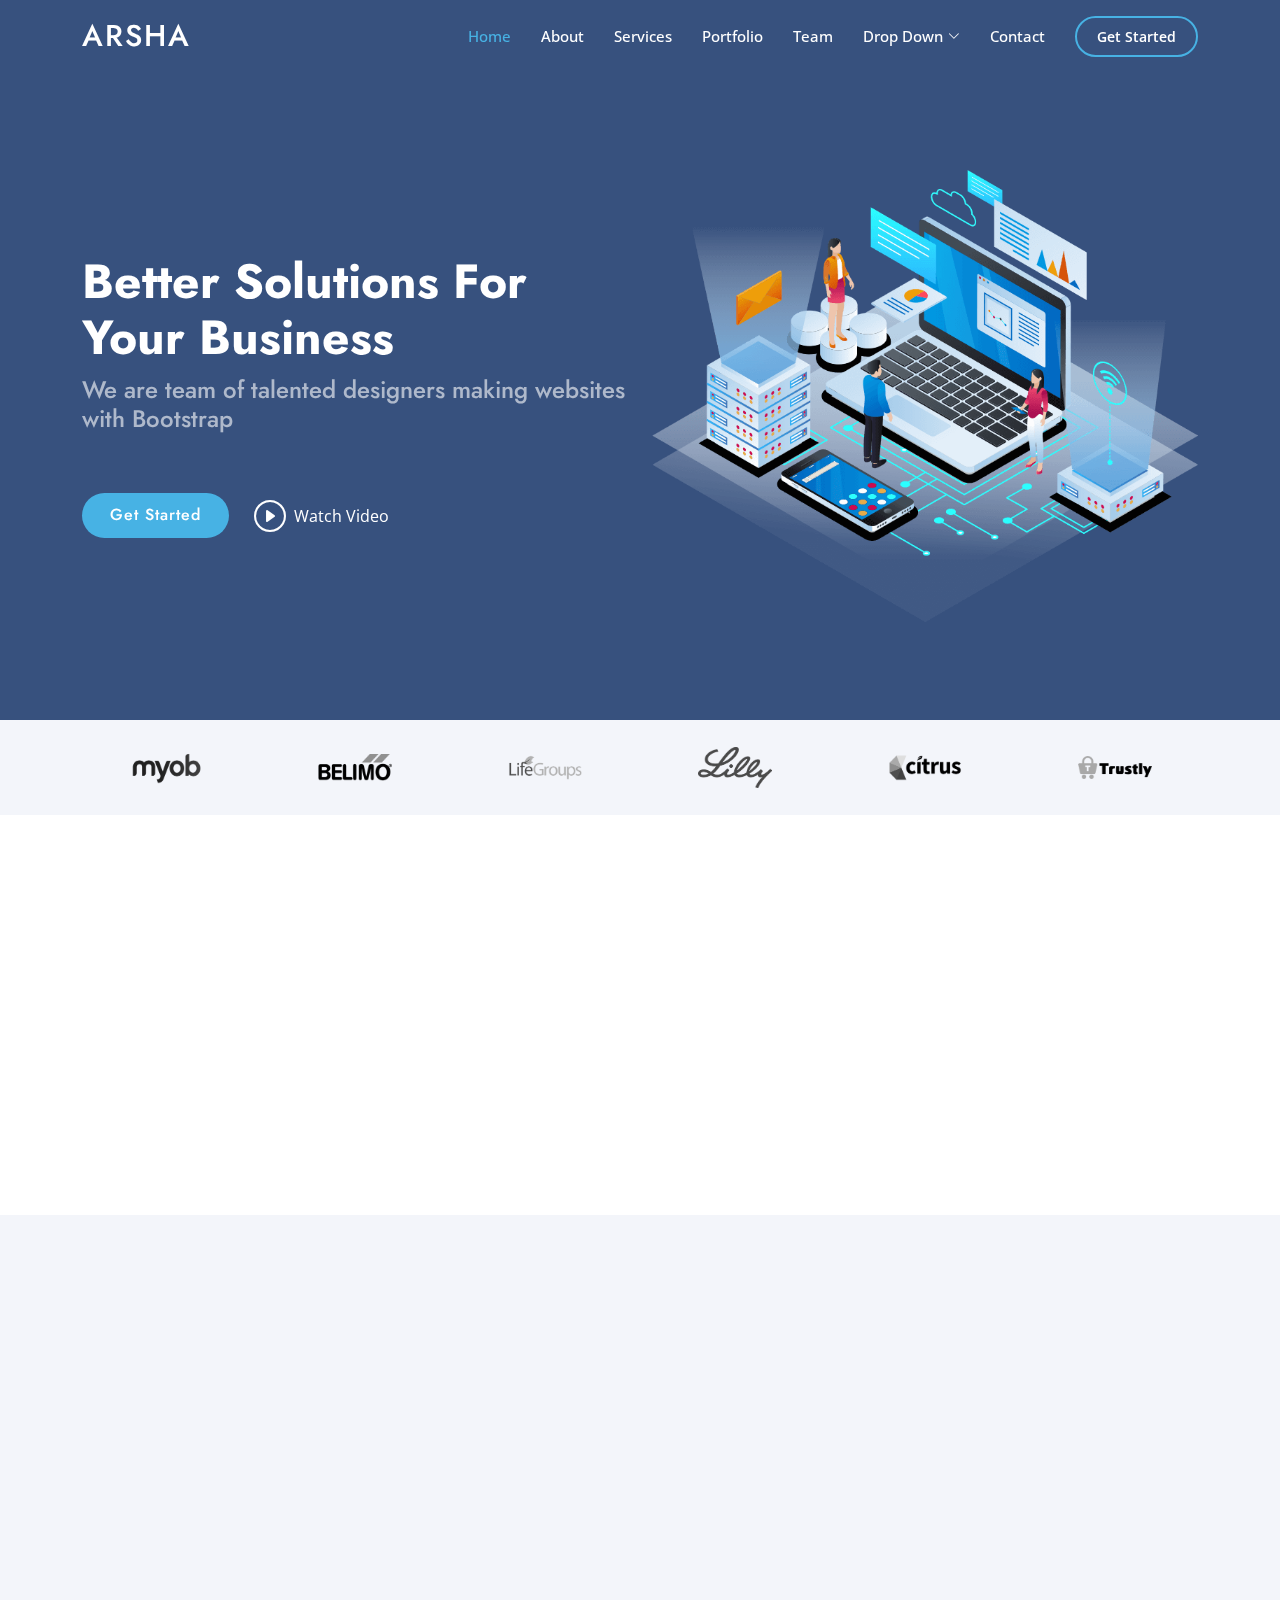
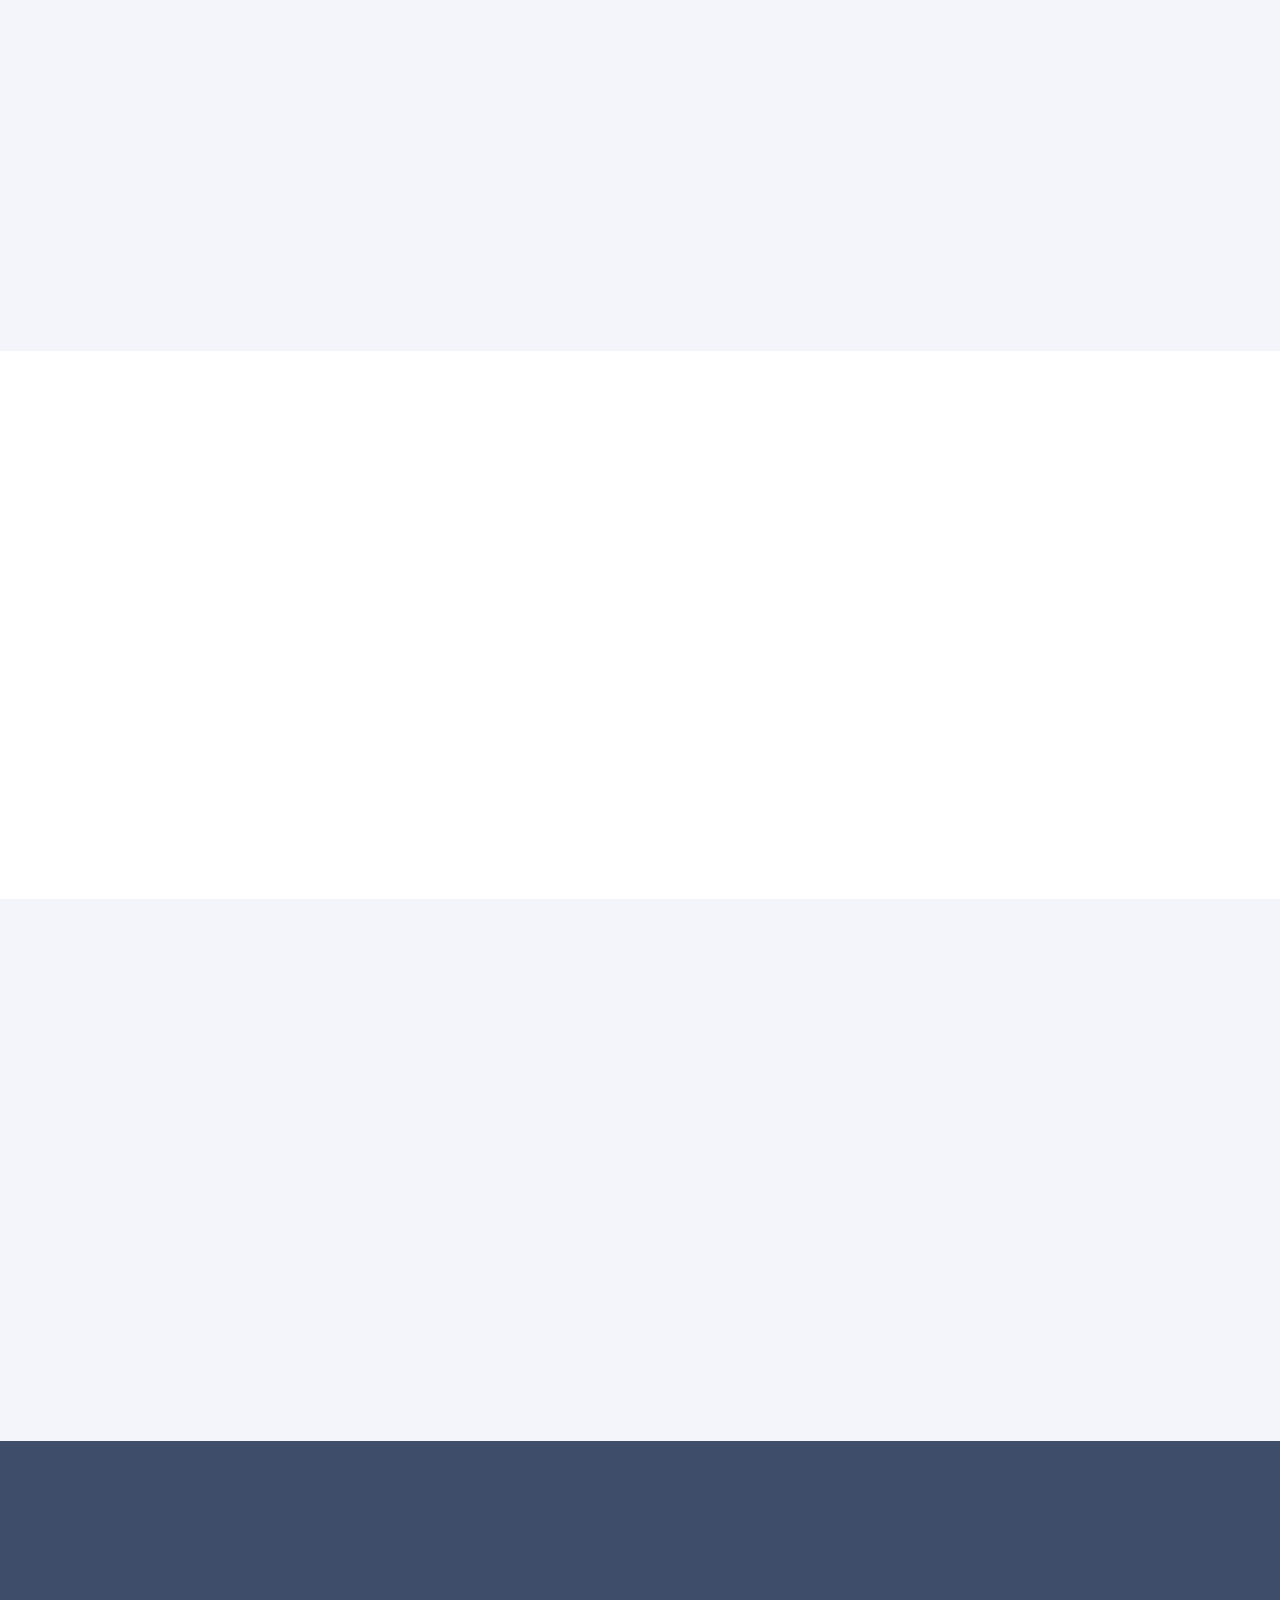
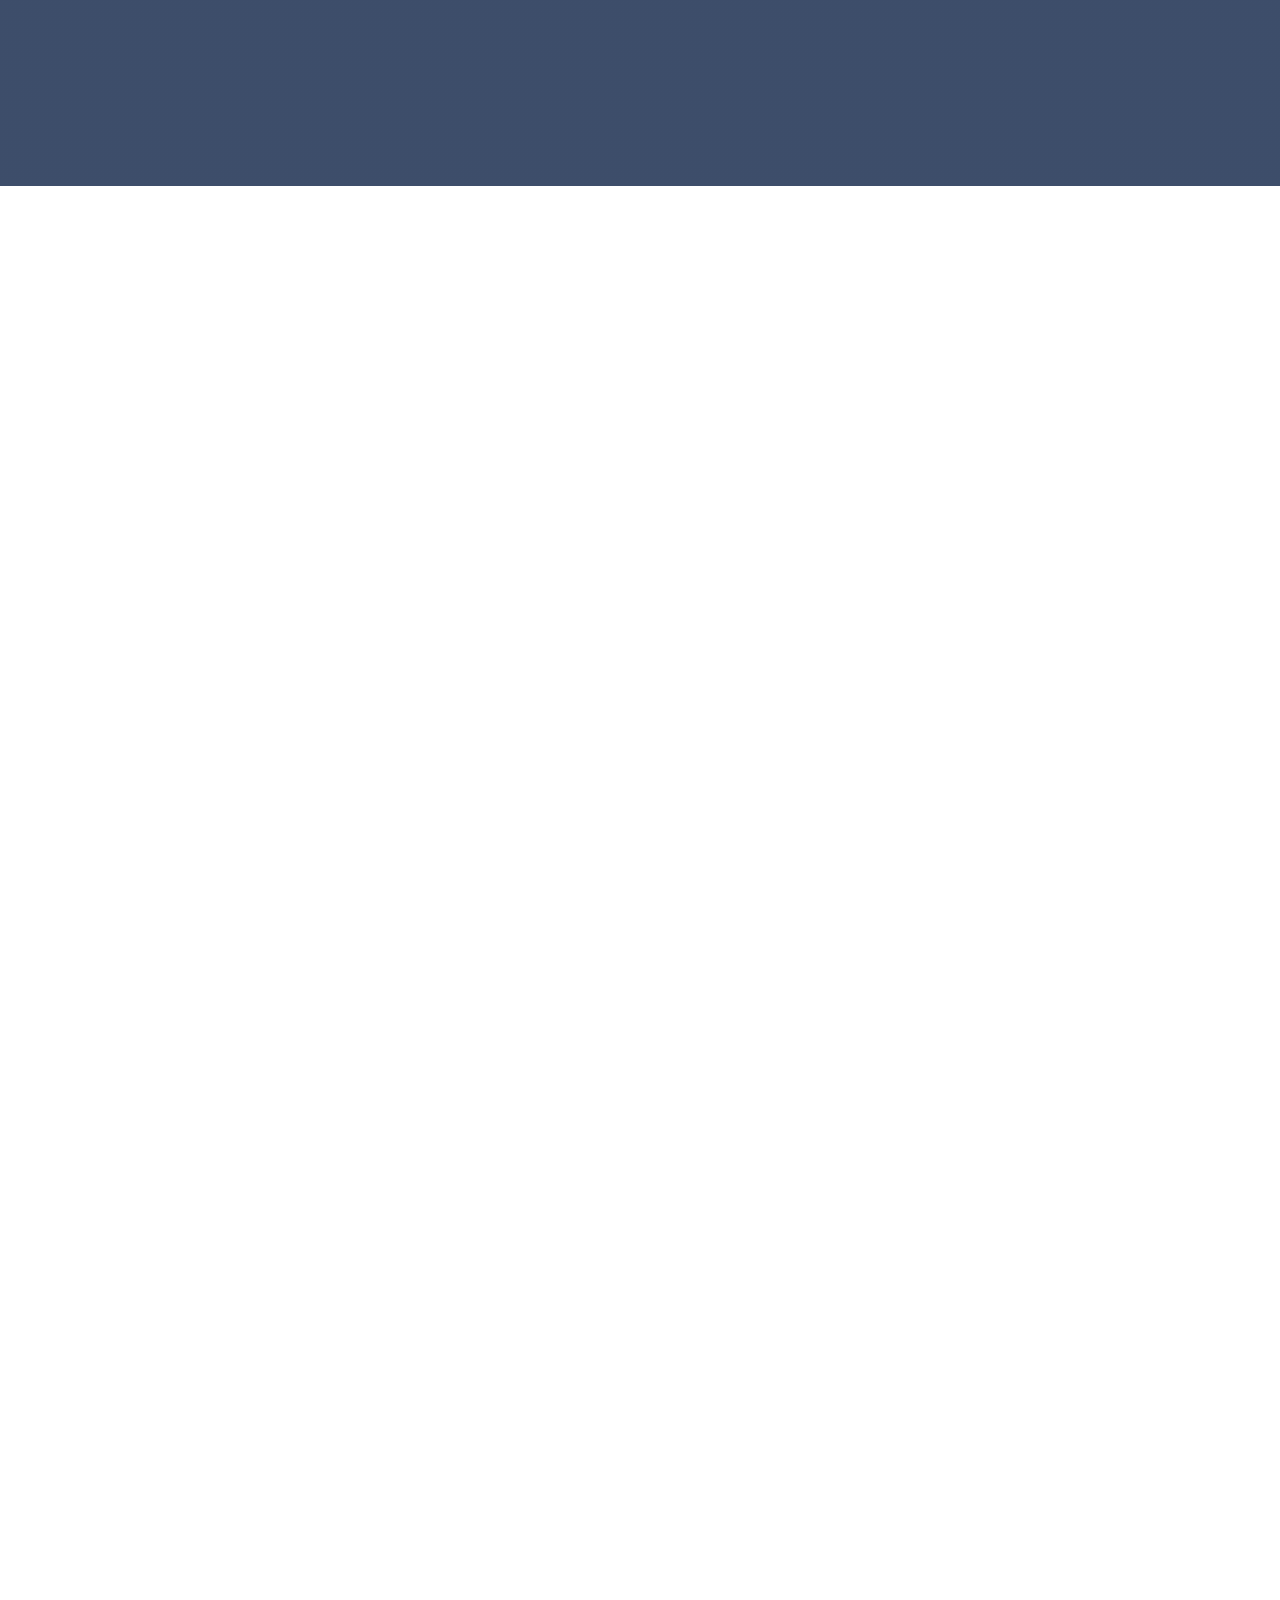
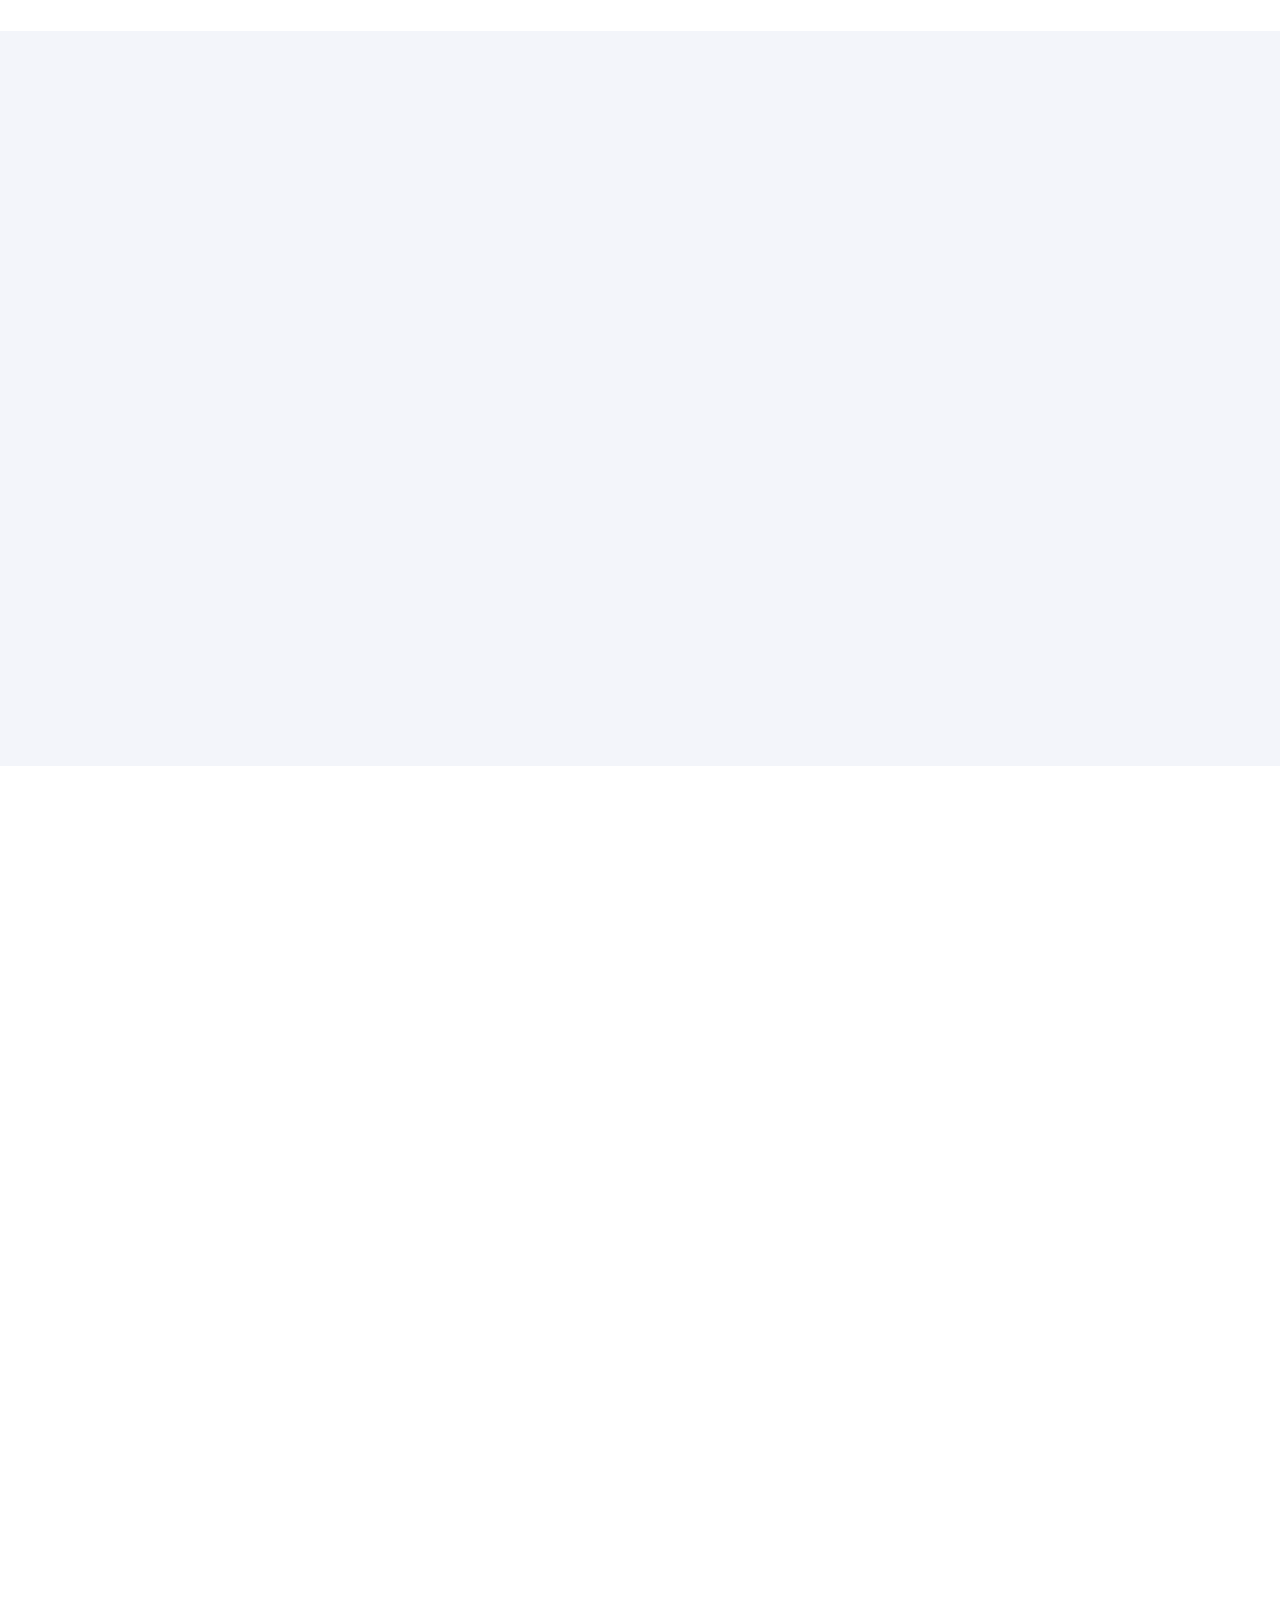
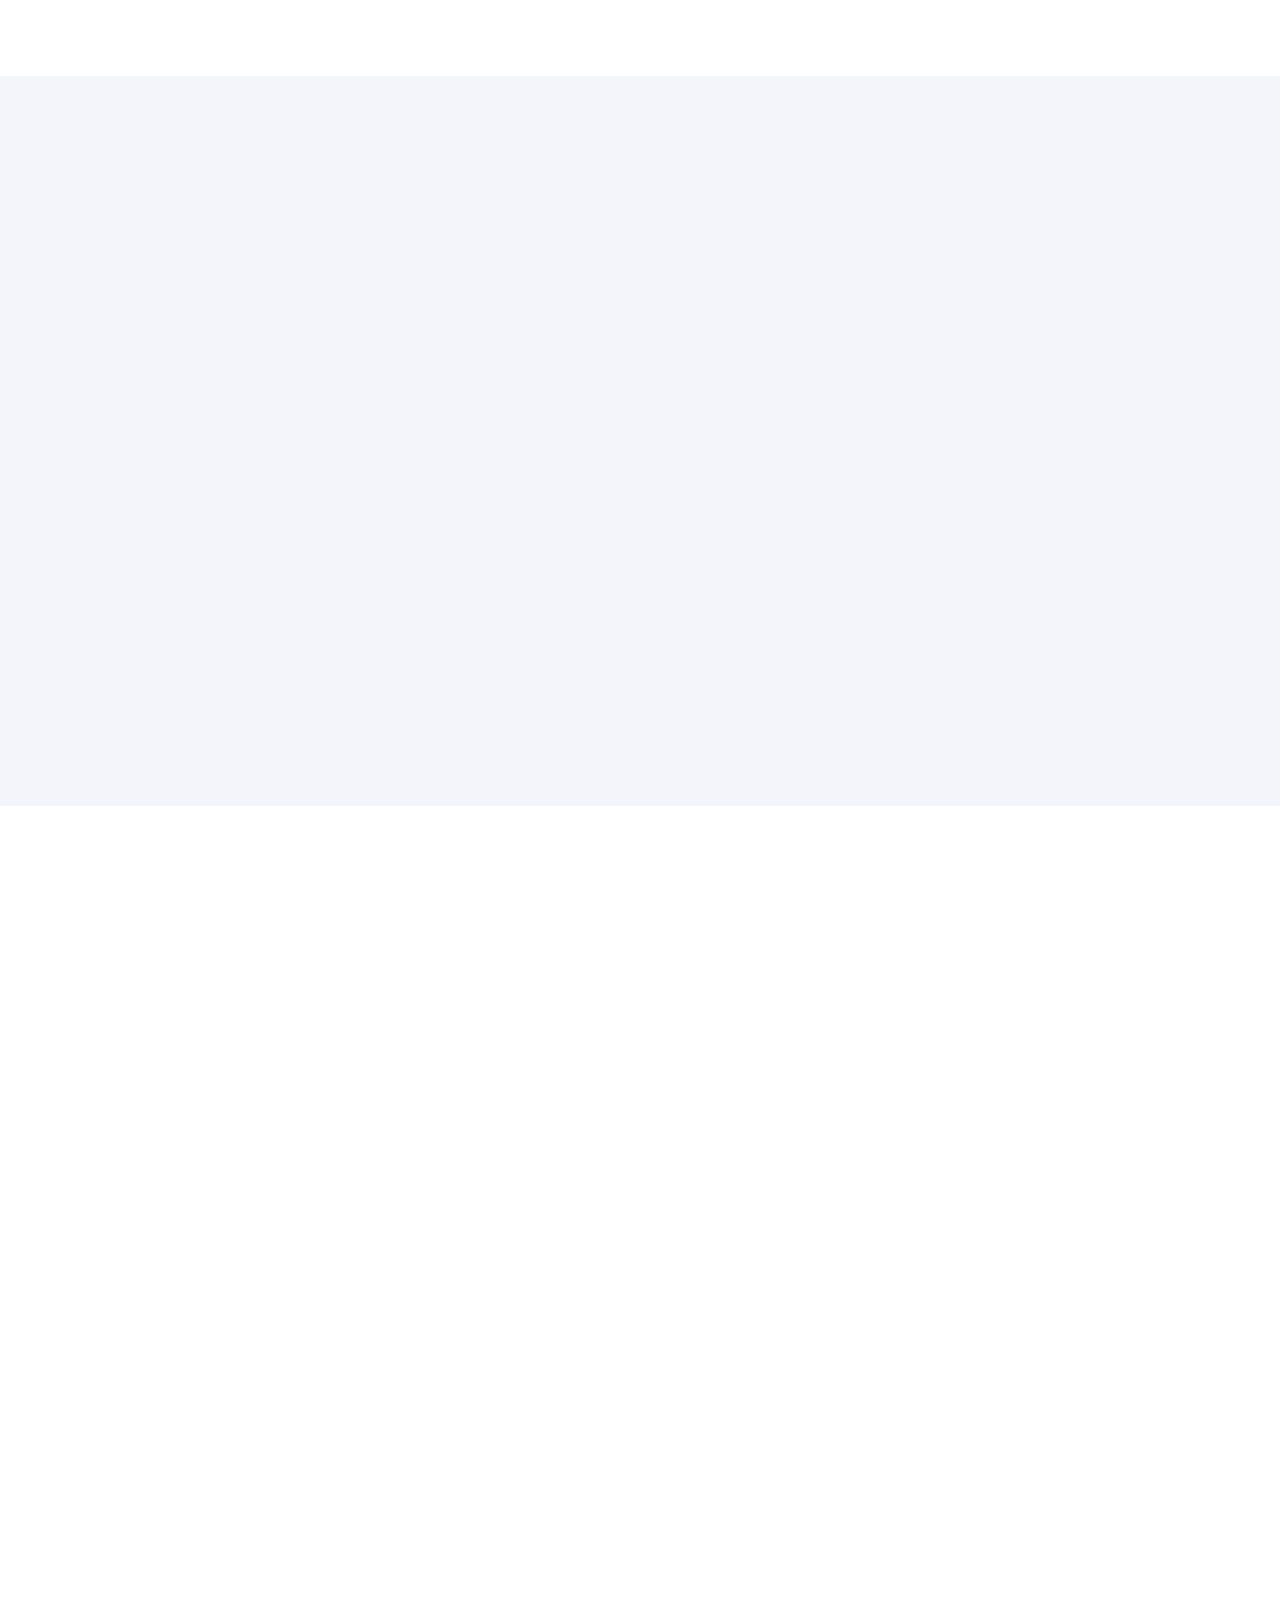
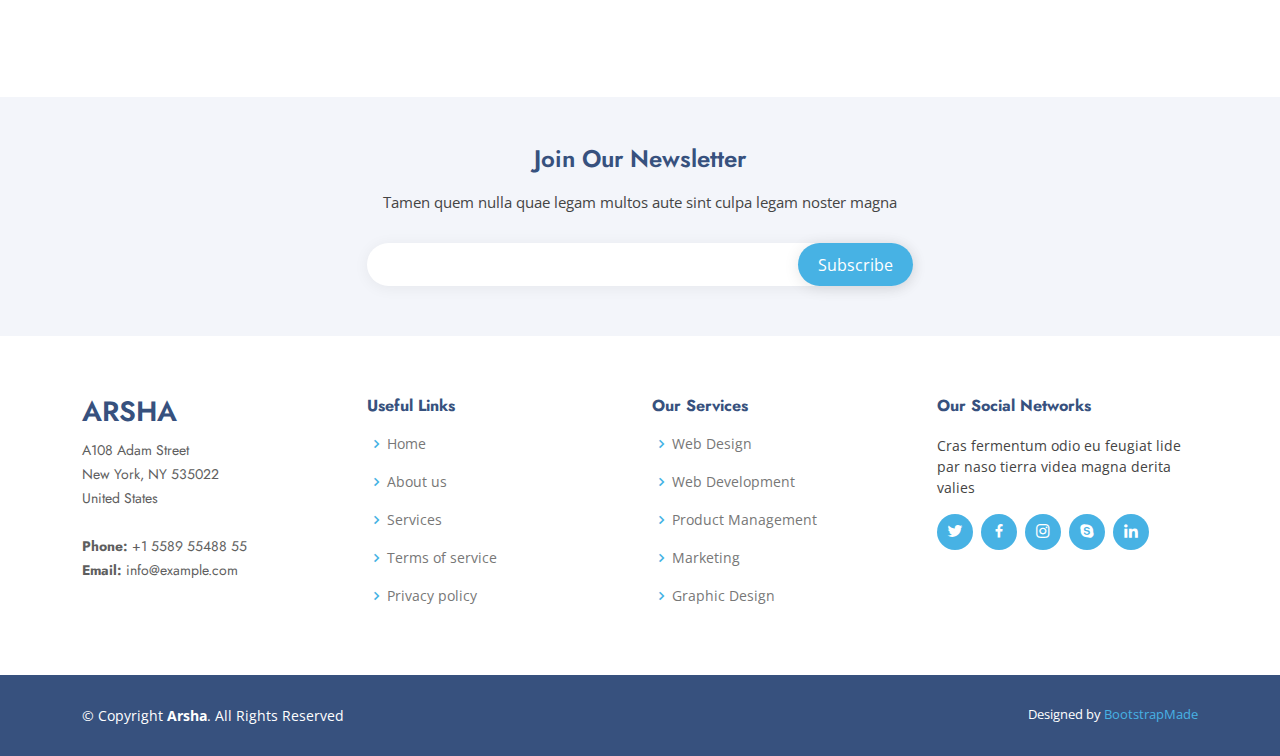
<file: Arsha/index.html>
<!DOCTYPE html>
<html lang="en">

<head>
  <meta charset="utf-8">
  <meta content="width=device-width, initial-scale=1.0" name="viewport">

  <title>Arsha Bootstrap Template - Index</title>
  <meta content="" name="description">
  <meta content="" name="keywords">

  <!-- Favicons -->
  <link href="assets/img/favicon.png" rel="icon">
  <link href="assets/img/apple-touch-icon.png" rel="apple-touch-icon">

  <!-- Google Fonts -->
  <link href="https://fonts.googleapis.com/css?family=Open+Sans:300,300i,400,400i,600,600i,700,700i|Jost:300,300i,400,400i,500,500i,600,600i,700,700i|Poppins:300,300i,400,400i,500,500i,600,600i,700,700i" rel="stylesheet">

  <!-- Vendor CSS Files -->
  <link href="assets/vendor/aos/aos.css" rel="stylesheet">
  <link href="assets/vendor/bootstrap/css/bootstrap.min.css" rel="stylesheet">
  <link href="assets/vendor/bootstrap-icons/bootstrap-icons.css" rel="stylesheet">
  <link href="assets/vendor/boxicons/css/boxicons.min.css" rel="stylesheet">
  <link href="assets/vendor/glightbox/css/glightbox.min.css" rel="stylesheet">
  <link href="assets/vendor/remixicon/remixicon.css" rel="stylesheet">
  <link href="assets/vendor/swiper/swiper-bundle.min.css" rel="stylesheet">

  <!-- Template Main CSS File -->
  <link href="assets/css/style.css" rel="stylesheet">

  <!-- =======================================================
  * Template Name: Arsha - v4.8.0
  * Template URL: https://bootstrapmade.com/arsha-free-bootstrap-html-template-corporate/
  * Author: BootstrapMade.com
  * License: https://bootstrapmade.com/license/
  ======================================================== -->
</head>

<body>

  <!-- ======= Header ======= -->
  <header id="header" class="fixed-top ">
    <div class="container d-flex align-items-center">

      <h1 class="logo me-auto"><a href="index.html">Arsha</a></h1>
      <!-- Uncomment below if you prefer to use an image logo -->
      <!-- <a href="index.html" class="logo me-auto"><img src="assets/img/logo.png" alt="" class="img-fluid"></a>-->

      <nav id="navbar" class="navbar">
        <ul>
          <li><a class="nav-link scrollto active" href="#hero">Home</a></li>
          <li><a class="nav-link scrollto" href="#about">About</a></li>
          <li><a class="nav-link scrollto" href="#services">Services</a></li>
          <li><a class="nav-link   scrollto" href="#portfolio">Portfolio</a></li>
          <li><a class="nav-link scrollto" href="#team">Team</a></li>
          <li class="dropdown"><a href="#"><span>Drop Down</span> <i class="bi bi-chevron-down"></i></a>
            <ul>
              <li><a href="#">Drop Down 1</a></li>
              <li class="dropdown"><a href="#"><span>Deep Drop Down</span> <i class="bi bi-chevron-right"></i></a>
                <ul>
                  <li><a href="#">Deep Drop Down 1</a></li>
                  <li><a href="#">Deep Drop Down 2</a></li>
                  <li><a href="#">Deep Drop Down 3</a></li>
                  <li><a href="#">Deep Drop Down 4</a></li>
                  <li><a href="#">Deep Drop Down 5</a></li>
                </ul>
              </li>
              <li><a href="#">Drop Down 2</a></li>
              <li><a href="#">Drop Down 3</a></li>
              <li><a href="#">Drop Down 4</a></li>
            </ul>
          </li>
          <li><a class="nav-link scrollto" href="#contact">Contact</a></li>
          <li><a class="getstarted scrollto" href="#about">Get Started</a></li>
        </ul>
        <i class="bi bi-list mobile-nav-toggle"></i>
      </nav><!-- .navbar -->

    </div>
  </header><!-- End Header -->

  <!-- ======= Hero Section ======= -->
  <section id="hero" class="d-flex align-items-center">

    <div class="container">
      <div class="row">
        <div class="col-lg-6 d-flex flex-column justify-content-center pt-4 pt-lg-0 order-2 order-lg-1" data-aos="fade-up" data-aos-delay="200">
          <h1>Better Solutions For Your Business</h1>
          <h2>We are team of talented designers making websites with Bootstrap</h2>
          <div class="d-flex justify-content-center justify-content-lg-start">
            <a href="#about" class="btn-get-started scrollto">Get Started</a>
            <a href="https://www.youtube.com/watch?v=jDDaplaOz7Q" class="glightbox btn-watch-video"><i class="bi bi-play-circle"></i><span>Watch Video</span></a>
          </div>
        </div>
        <div class="col-lg-6 order-1 order-lg-2 hero-img" data-aos="zoom-in" data-aos-delay="200">
          <img src="assets/img/hero-img.png" class="img-fluid animated" alt="">
        </div>
      </div>
    </div>

  </section><!-- End Hero -->

  <main id="main">

    <!-- ======= Clients Section ======= -->
    <section id="clients" class="clients section-bg">
      <div class="container">

        <div class="row" data-aos="zoom-in">

          <div class="col-lg-2 col-md-4 col-6 d-flex align-items-center justify-content-center">
            <img src="assets/img/clients/client-1.png" class="img-fluid" alt="">
          </div>

          <div class="col-lg-2 col-md-4 col-6 d-flex align-items-center justify-content-center">
            <img src="assets/img/clients/client-2.png" class="img-fluid" alt="">
          </div>

          <div class="col-lg-2 col-md-4 col-6 d-flex align-items-center justify-content-center">
            <img src="assets/img/clients/client-3.png" class="img-fluid" alt="">
          </div>

          <div class="col-lg-2 col-md-4 col-6 d-flex align-items-center justify-content-center">
            <img src="assets/img/clients/client-4.png" class="img-fluid" alt="">
          </div>

          <div class="col-lg-2 col-md-4 col-6 d-flex align-items-center justify-content-center">
            <img src="assets/img/clients/client-5.png" class="img-fluid" alt="">
          </div>

          <div class="col-lg-2 col-md-4 col-6 d-flex align-items-center justify-content-center">
            <img src="assets/img/clients/client-6.png" class="img-fluid" alt="">
          </div>

        </div>

      </div>
    </section><!-- End Cliens Section -->

    <!-- ======= About Us Section ======= -->
    <section id="about" class="about">
      <div class="container" data-aos="fade-up">

        <div class="section-title">
          <h2>About Us</h2>
        </div>

        <div class="row content">
          <div class="col-lg-6">
            <p>
              Lorem ipsum dolor sit amet, consectetur adipiscing elit, sed do eiusmod tempor incididunt ut labore et dolore
              magna aliqua.
            </p>
            <ul>
              <li><i class="ri-check-double-line"></i> Ullamco laboris nisi ut aliquip ex ea commodo consequat</li>
              <li><i class="ri-check-double-line"></i> Duis aute irure dolor in reprehenderit in voluptate velit</li>
              <li><i class="ri-check-double-line"></i> Ullamco laboris nisi ut aliquip ex ea commodo consequat</li>
            </ul>
          </div>
          <div class="col-lg-6 pt-4 pt-lg-0">
            <p>
              Ullamco laboris nisi ut aliquip ex ea commodo consequat. Duis aute irure dolor in reprehenderit in voluptate
              velit esse cillum dolore eu fugiat nulla pariatur. Excepteur sint occaecat cupidatat non proident, sunt in
              culpa qui officia deserunt mollit anim id est laborum.
            </p>
            <a href="#" class="btn-learn-more">Learn More</a>
          </div>
        </div>

      </div>
    </section><!-- End About Us Section -->

    <!-- ======= Why Us Section ======= -->
    <section id="why-us" class="why-us section-bg">
      <div class="container-fluid" data-aos="fade-up">

        <div class="row">

          <div class="col-lg-7 d-flex flex-column justify-content-center align-items-stretch  order-2 order-lg-1">

            <div class="content">
              <h3>Eum ipsam laborum deleniti <strong>velit pariatur architecto aut nihil</strong></h3>
              <p>
                Lorem ipsum dolor sit amet, consectetur adipiscing elit, sed do eiusmod tempor incididunt ut labore et dolore magna aliqua. Duis aute irure dolor in reprehenderit
              </p>
            </div>

            <div class="accordion-list">
              <ul>
                <li>
                  <a data-bs-toggle="collapse" class="collapse" data-bs-target="#accordion-list-1"><span>01</span> Non consectetur a erat nam at lectus urna duis? <i class="bx bx-chevron-down icon-show"></i><i class="bx bx-chevron-up icon-close"></i></a>
                  <div id="accordion-list-1" class="collapse show" data-bs-parent=".accordion-list">
                    <p>
                      Feugiat pretium nibh ipsum consequat. Tempus iaculis urna id volutpat lacus laoreet non curabitur gravida. Venenatis lectus magna fringilla urna porttitor rhoncus dolor purus non.
                    </p>
                  </div>
                </li>

                <li>
                  <a data-bs-toggle="collapse" data-bs-target="#accordion-list-2" class="collapsed"><span>02</span> Feugiat scelerisque varius morbi enim nunc? <i class="bx bx-chevron-down icon-show"></i><i class="bx bx-chevron-up icon-close"></i></a>
                  <div id="accordion-list-2" class="collapse" data-bs-parent=".accordion-list">
                    <p>
                      Dolor sit amet consectetur adipiscing elit pellentesque habitant morbi. Id interdum velit laoreet id donec ultrices. Fringilla phasellus faucibus scelerisque eleifend donec pretium. Est pellentesque elit ullamcorper dignissim. Mauris ultrices eros in cursus turpis massa tincidunt dui.
                    </p>
                  </div>
                </li>

                <li>
                  <a data-bs-toggle="collapse" data-bs-target="#accordion-list-3" class="collapsed"><span>03</span> Dolor sit amet consectetur adipiscing elit? <i class="bx bx-chevron-down icon-show"></i><i class="bx bx-chevron-up icon-close"></i></a>
                  <div id="accordion-list-3" class="collapse" data-bs-parent=".accordion-list">
                    <p>
                      Eleifend mi in nulla posuere sollicitudin aliquam ultrices sagittis orci. Faucibus pulvinar elementum integer enim. Sem nulla pharetra diam sit amet nisl suscipit. Rutrum tellus pellentesque eu tincidunt. Lectus urna duis convallis convallis tellus. Urna molestie at elementum eu facilisis sed odio morbi quis
                    </p>
                  </div>
                </li>

              </ul>
            </div>

          </div>

          <div class="col-lg-5 align-items-stretch order-1 order-lg-2 img" style='background-image: url("assets/img/why-us.png");' data-aos="zoom-in" data-aos-delay="150">&nbsp;</div>
        </div>

      </div>
    </section><!-- End Why Us Section -->

    <!-- ======= Skills Section ======= -->
    <section id="skills" class="skills">
      <div class="container" data-aos="fade-up">

        <div class="row">
          <div class="col-lg-6 d-flex align-items-center" data-aos="fade-right" data-aos-delay="100">
            <img src="assets/img/skills.png" class="img-fluid" alt="">
          </div>
          <div class="col-lg-6 pt-4 pt-lg-0 content" data-aos="fade-left" data-aos-delay="100">
            <h3>Voluptatem dignissimos provident quasi corporis voluptates</h3>
            <p class="fst-italic">
              Lorem ipsum dolor sit amet, consectetur adipiscing elit, sed do eiusmod tempor incididunt ut labore et dolore
              magna aliqua.
            </p>

            <div class="skills-content">

              <div class="progress">
                <span class="skill">HTML <i class="val">100%</i></span>
                <div class="progress-bar-wrap">
                  <div class="progress-bar" role="progressbar" aria-valuenow="100" aria-valuemin="0" aria-valuemax="100"></div>
                </div>
              </div>

              <div class="progress">
                <span class="skill">CSS <i class="val">90%</i></span>
                <div class="progress-bar-wrap">
                  <div class="progress-bar" role="progressbar" aria-valuenow="90" aria-valuemin="0" aria-valuemax="100"></div>
                </div>
              </div>

              <div class="progress">
                <span class="skill">JavaScript <i class="val">75%</i></span>
                <div class="progress-bar-wrap">
                  <div class="progress-bar" role="progressbar" aria-valuenow="75" aria-valuemin="0" aria-valuemax="100"></div>
                </div>
              </div>

              <div class="progress">
                <span class="skill">Photoshop <i class="val">55%</i></span>
                <div class="progress-bar-wrap">
                  <div class="progress-bar" role="progressbar" aria-valuenow="55" aria-valuemin="0" aria-valuemax="100"></div>
                </div>
              </div>

            </div>

          </div>
        </div>

      </div>
    </section><!-- End Skills Section -->

    <!-- ======= Services Section ======= -->
    <section id="services" class="services section-bg">
      <div class="container" data-aos="fade-up">

        <div class="section-title">
          <h2>Services</h2>
          <p>Magnam dolores commodi suscipit. Necessitatibus eius consequatur ex aliquid fuga eum quidem. Sit sint consectetur velit. Quisquam quos quisquam cupiditate. Et nemo qui impedit suscipit alias ea. Quia fugiat sit in iste officiis commodi quidem hic quas.</p>
        </div>

        <div class="row">
          <div class="col-xl-3 col-md-6 d-flex align-items-stretch" data-aos="zoom-in" data-aos-delay="100">
            <div class="icon-box">
              <div class="icon"><i class="bx bxl-dribbble"></i></div>
              <h4><a href="">Lorem Ipsum</a></h4>
              <p>Voluptatum deleniti atque corrupti quos dolores et quas molestias excepturi</p>
            </div>
          </div>

          <div class="col-xl-3 col-md-6 d-flex align-items-stretch mt-4 mt-md-0" data-aos="zoom-in" data-aos-delay="200">
            <div class="icon-box">
              <div class="icon"><i class="bx bx-file"></i></div>
              <h4><a href="">Sed ut perspici</a></h4>
              <p>Duis aute irure dolor in reprehenderit in voluptate velit esse cillum dolore</p>
            </div>
          </div>

          <div class="col-xl-3 col-md-6 d-flex align-items-stretch mt-4 mt-xl-0" data-aos="zoom-in" data-aos-delay="300">
            <div class="icon-box">
              <div class="icon"><i class="bx bx-tachometer"></i></div>
              <h4><a href="">Magni Dolores</a></h4>
              <p>Excepteur sint occaecat cupidatat non proident, sunt in culpa qui officia</p>
            </div>
          </div>

          <div class="col-xl-3 col-md-6 d-flex align-items-stretch mt-4 mt-xl-0" data-aos="zoom-in" data-aos-delay="400">
            <div class="icon-box">
              <div class="icon"><i class="bx bx-layer"></i></div>
              <h4><a href="">Nemo Enim</a></h4>
              <p>At vero eos et accusamus et iusto odio dignissimos ducimus qui blanditiis</p>
            </div>
          </div>

        </div>

      </div>
    </section><!-- End Services Section -->

    <!-- ======= Cta Section ======= -->
    <section id="cta" class="cta">
      <div class="container" data-aos="zoom-in">

        <div class="row">
          <div class="col-lg-9 text-center text-lg-start">
            <h3>Call To Action</h3>
            <p> Duis aute irure dolor in reprehenderit in voluptate velit esse cillum dolore eu fugiat nulla pariatur. Excepteur sint occaecat cupidatat non proident, sunt in culpa qui officia deserunt mollit anim id est laborum.</p>
          </div>
          <div class="col-lg-3 cta-btn-container text-center">
            <a class="cta-btn align-middle" href="#">Call To Action</a>
          </div>
        </div>

      </div>
    </section><!-- End Cta Section -->

    <!-- ======= Portfolio Section ======= -->
    <section id="portfolio" class="portfolio">
      <div class="container" data-aos="fade-up">

        <div class="section-title">
          <h2>Portfolio</h2>
          <p>Magnam dolores commodi suscipit. Necessitatibus eius consequatur ex aliquid fuga eum quidem. Sit sint consectetur velit. Quisquam quos quisquam cupiditate. Et nemo qui impedit suscipit alias ea. Quia fugiat sit in iste officiis commodi quidem hic quas.</p>
        </div>

        <ul id="portfolio-flters" class="d-flex justify-content-center" data-aos="fade-up" data-aos-delay="100">
          <li data-filter="*" class="filter-active">All</li>
          <li data-filter=".filter-app">App</li>
          <li data-filter=".filter-card">Card</li>
          <li data-filter=".filter-web">Web</li>
        </ul>

        <div class="row portfolio-container" data-aos="fade-up" data-aos-delay="200">

          <div class="col-lg-4 col-md-6 portfolio-item filter-app">
            <div class="portfolio-img"><img src="assets/img/portfolio/portfolio-1.jpg" class="img-fluid" alt=""></div>
            <div class="portfolio-info">
              <h4>App 1</h4>
              <p>App</p>
              <a href="assets/img/portfolio/portfolio-1.jpg" data-gallery="portfolioGallery" class="portfolio-lightbox preview-link" title="App 1"><i class="bx bx-plus"></i></a>
              <a href="portfolio-details.html" class="details-link" title="More Details"><i class="bx bx-link"></i></a>
            </div>
          </div>

          <div class="col-lg-4 col-md-6 portfolio-item filter-web">
            <div class="portfolio-img"><img src="assets/img/portfolio/portfolio-2.jpg" class="img-fluid" alt=""></div>
            <div class="portfolio-info">
              <h4>Web 3</h4>
              <p>Web</p>
              <a href="assets/img/portfolio/portfolio-2.jpg" data-gallery="portfolioGallery" class="portfolio-lightbox preview-link" title="Web 3"><i class="bx bx-plus"></i></a>
              <a href="portfolio-details.html" class="details-link" title="More Details"><i class="bx bx-link"></i></a>
            </div>
          </div>

          <div class="col-lg-4 col-md-6 portfolio-item filter-app">
            <div class="portfolio-img"><img src="assets/img/portfolio/portfolio-3.jpg" class="img-fluid" alt=""></div>
            <div class="portfolio-info">
              <h4>App 2</h4>
              <p>App</p>
              <a href="assets/img/portfolio/portfolio-3.jpg" data-gallery="portfolioGallery" class="portfolio-lightbox preview-link" title="App 2"><i class="bx bx-plus"></i></a>
              <a href="portfolio-details.html" class="details-link" title="More Details"><i class="bx bx-link"></i></a>
            </div>
          </div>

          <div class="col-lg-4 col-md-6 portfolio-item filter-card">
            <div class="portfolio-img"><img src="assets/img/portfolio/portfolio-4.jpg" class="img-fluid" alt=""></div>
            <div class="portfolio-info">
              <h4>Card 2</h4>
              <p>Card</p>
              <a href="assets/img/portfolio/portfolio-4.jpg" data-gallery="portfolioGallery" class="portfolio-lightbox preview-link" title="Card 2"><i class="bx bx-plus"></i></a>
              <a href="portfolio-details.html" class="details-link" title="More Details"><i class="bx bx-link"></i></a>
            </div>
          </div>

          <div class="col-lg-4 col-md-6 portfolio-item filter-web">
            <div class="portfolio-img"><img src="assets/img/portfolio/portfolio-5.jpg" class="img-fluid" alt=""></div>
            <div class="portfolio-info">
              <h4>Web 2</h4>
              <p>Web</p>
              <a href="assets/img/portfolio/portfolio-5.jpg" data-gallery="portfolioGallery" class="portfolio-lightbox preview-link" title="Web 2"><i class="bx bx-plus"></i></a>
              <a href="portfolio-details.html" class="details-link" title="More Details"><i class="bx bx-link"></i></a>
            </div>
          </div>

          <div class="col-lg-4 col-md-6 portfolio-item filter-app">
            <div class="portfolio-img"><img src="assets/img/portfolio/portfolio-6.jpg" class="img-fluid" alt=""></div>
            <div class="portfolio-info">
              <h4>App 3</h4>
              <p>App</p>
              <a href="assets/img/portfolio/portfolio-6.jpg" data-gallery="portfolioGallery" class="portfolio-lightbox preview-link" title="App 3"><i class="bx bx-plus"></i></a>
              <a href="portfolio-details.html" class="details-link" title="More Details"><i class="bx bx-link"></i></a>
            </div>
          </div>

          <div class="col-lg-4 col-md-6 portfolio-item filter-card">
            <div class="portfolio-img"><img src="assets/img/portfolio/portfolio-7.jpg" class="img-fluid" alt=""></div>
            <div class="portfolio-info">
              <h4>Card 1</h4>
              <p>Card</p>
              <a href="assets/img/portfolio/portfolio-7.jpg" data-gallery="portfolioGallery" class="portfolio-lightbox preview-link" title="Card 1"><i class="bx bx-plus"></i></a>
              <a href="portfolio-details.html" class="details-link" title="More Details"><i class="bx bx-link"></i></a>
            </div>
          </div>

          <div class="col-lg-4 col-md-6 portfolio-item filter-card">
            <div class="portfolio-img"><img src="assets/img/portfolio/portfolio-8.jpg" class="img-fluid" alt=""></div>
            <div class="portfolio-info">
              <h4>Card 3</h4>
              <p>Card</p>
              <a href="assets/img/portfolio/portfolio-8.jpg" data-gallery="portfolioGallery" class="portfolio-lightbox preview-link" title="Card 3"><i class="bx bx-plus"></i></a>
              <a href="portfolio-details.html" class="details-link" title="More Details"><i class="bx bx-link"></i></a>
            </div>
          </div>

          <div class="col-lg-4 col-md-6 portfolio-item filter-web">
            <div class="portfolio-img"><img src="assets/img/portfolio/portfolio-9.jpg" class="img-fluid" alt=""></div>
            <div class="portfolio-info">
              <h4>Web 3</h4>
              <p>Web</p>
              <a href="assets/img/portfolio/portfolio-9.jpg" data-gallery="portfolioGallery" class="portfolio-lightbox preview-link" title="Web 3"><i class="bx bx-plus"></i></a>
              <a href="portfolio-details.html" class="details-link" title="More Details"><i class="bx bx-link"></i></a>
            </div>
          </div>

        </div>

      </div>
    </section><!-- End Portfolio Section -->

    <!-- ======= Team Section ======= -->
    <section id="team" class="team section-bg">
      <div class="container" data-aos="fade-up">

        <div class="section-title">
          <h2>Team</h2>
          <p>Magnam dolores commodi suscipit. Necessitatibus eius consequatur ex aliquid fuga eum quidem. Sit sint consectetur velit. Quisquam quos quisquam cupiditate. Et nemo qui impedit suscipit alias ea. Quia fugiat sit in iste officiis commodi quidem hic quas.</p>
        </div>

        <div class="row">

          <div class="col-lg-6">
            <div class="member d-flex align-items-start" data-aos="zoom-in" data-aos-delay="100">
              <div class="pic"><img src="assets/img/team/team-1.jpg" class="img-fluid" alt=""></div>
              <div class="member-info">
                <h4>Walter White</h4>
                <span>Chief Executive Officer</span>
                <p>Explicabo voluptatem mollitia et repellat qui dolorum quasi</p>
                <div class="social">
                  <a href=""><i class="ri-twitter-fill"></i></a>
                  <a href=""><i class="ri-facebook-fill"></i></a>
                  <a href=""><i class="ri-instagram-fill"></i></a>
                  <a href=""> <i class="ri-linkedin-box-fill"></i> </a>
                </div>
              </div>
            </div>
          </div>

          <div class="col-lg-6 mt-4 mt-lg-0">
            <div class="member d-flex align-items-start" data-aos="zoom-in" data-aos-delay="200">
              <div class="pic"><img src="assets/img/team/team-2.jpg" class="img-fluid" alt=""></div>
              <div class="member-info">
                <h4>Sarah Jhonson</h4>
                <span>Product Manager</span>
                <p>Aut maiores voluptates amet et quis praesentium qui senda para</p>
                <div class="social">
                  <a href=""><i class="ri-twitter-fill"></i></a>
                  <a href=""><i class="ri-facebook-fill"></i></a>
                  <a href=""><i class="ri-instagram-fill"></i></a>
                  <a href=""> <i class="ri-linkedin-box-fill"></i> </a>
                </div>
              </div>
            </div>
          </div>

          <div class="col-lg-6 mt-4">
            <div class="member d-flex align-items-start" data-aos="zoom-in" data-aos-delay="300">
              <div class="pic"><img src="assets/img/team/team-3.jpg" class="img-fluid" alt=""></div>
              <div class="member-info">
                <h4>William Anderson</h4>
                <span>CTO</span>
                <p>Quisquam facilis cum velit laborum corrupti fuga rerum quia</p>
                <div class="social">
                  <a href=""><i class="ri-twitter-fill"></i></a>
                  <a href=""><i class="ri-facebook-fill"></i></a>
                  <a href=""><i class="ri-instagram-fill"></i></a>
                  <a href=""> <i class="ri-linkedin-box-fill"></i> </a>
                </div>
              </div>
            </div>
          </div>

          <div class="col-lg-6 mt-4">
            <div class="member d-flex align-items-start" data-aos="zoom-in" data-aos-delay="400">
              <div class="pic"><img src="assets/img/team/team-4.jpg" class="img-fluid" alt=""></div>
              <div class="member-info">
                <h4>Amanda Jepson</h4>
                <span>Accountant</span>
                <p>Dolorum tempora officiis odit laborum officiis et et accusamus</p>
                <div class="social">
                  <a href=""><i class="ri-twitter-fill"></i></a>
                  <a href=""><i class="ri-facebook-fill"></i></a>
                  <a href=""><i class="ri-instagram-fill"></i></a>
                  <a href=""> <i class="ri-linkedin-box-fill"></i> </a>
                </div>
              </div>
            </div>
          </div>

        </div>

      </div>
    </section><!-- End Team Section -->

    <!-- ======= Pricing Section ======= -->
    <section id="pricing" class="pricing">
      <div class="container" data-aos="fade-up">

        <div class="section-title">
          <h2>Pricing</h2>
          <p>Magnam dolores commodi suscipit. Necessitatibus eius consequatur ex aliquid fuga eum quidem. Sit sint consectetur velit. Quisquam quos quisquam cupiditate. Et nemo qui impedit suscipit alias ea. Quia fugiat sit in iste officiis commodi quidem hic quas.</p>
        </div>

        <div class="row">

          <div class="col-lg-4" data-aos="fade-up" data-aos-delay="100">
            <div class="box">
              <h3>Free Plan</h3>
              <h4><sup>$</sup>0<span>per month</span></h4>
              <ul>
                <li><i class="bx bx-check"></i> Quam adipiscing vitae proin</li>
                <li><i class="bx bx-check"></i> Nec feugiat nisl pretium</li>
                <li><i class="bx bx-check"></i> Nulla at volutpat diam uteera</li>
                <li class="na"><i class="bx bx-x"></i> <span>Pharetra massa massa ultricies</span></li>
                <li class="na"><i class="bx bx-x"></i> <span>Massa ultricies mi quis hendrerit</span></li>
              </ul>
              <a href="#" class="buy-btn">Get Started</a>
            </div>
          </div>

          <div class="col-lg-4 mt-4 mt-lg-0" data-aos="fade-up" data-aos-delay="200">
            <div class="box featured">
              <h3>Business Plan</h3>
              <h4><sup>$</sup>29<span>per month</span></h4>
              <ul>
                <li><i class="bx bx-check"></i> Quam adipiscing vitae proin</li>
                <li><i class="bx bx-check"></i> Nec feugiat nisl pretium</li>
                <li><i class="bx bx-check"></i> Nulla at volutpat diam uteera</li>
                <li><i class="bx bx-check"></i> Pharetra massa massa ultricies</li>
                <li><i class="bx bx-check"></i> Massa ultricies mi quis hendrerit</li>
              </ul>
              <a href="#" class="buy-btn">Get Started</a>
            </div>
          </div>

          <div class="col-lg-4 mt-4 mt-lg-0" data-aos="fade-up" data-aos-delay="300">
            <div class="box">
              <h3>Developer Plan</h3>
              <h4><sup>$</sup>49<span>per month</span></h4>
              <ul>
                <li><i class="bx bx-check"></i> Quam adipiscing vitae proin</li>
                <li><i class="bx bx-check"></i> Nec feugiat nisl pretium</li>
                <li><i class="bx bx-check"></i> Nulla at volutpat diam uteera</li>
                <li><i class="bx bx-check"></i> Pharetra massa massa ultricies</li>
                <li><i class="bx bx-check"></i> Massa ultricies mi quis hendrerit</li>
              </ul>
              <a href="#" class="buy-btn">Get Started</a>
            </div>
          </div>

        </div>

      </div>
    </section><!-- End Pricing Section -->

    <!-- ======= Frequently Asked Questions Section ======= -->
    <section id="faq" class="faq section-bg">
      <div class="container" data-aos="fade-up">

        <div class="section-title">
          <h2>Frequently Asked Questions</h2>
          <p>Magnam dolores commodi suscipit. Necessitatibus eius consequatur ex aliquid fuga eum quidem. Sit sint consectetur velit. Quisquam quos quisquam cupiditate. Et nemo qui impedit suscipit alias ea. Quia fugiat sit in iste officiis commodi quidem hic quas.</p>
        </div>

        <div class="faq-list">
          <ul>
            <li data-aos="fade-up" data-aos-delay="100">
              <i class="bx bx-help-circle icon-help"></i> <a data-bs-toggle="collapse" class="collapse" data-bs-target="#faq-list-1">Non consectetur a erat nam at lectus urna duis? <i class="bx bx-chevron-down icon-show"></i><i class="bx bx-chevron-up icon-close"></i></a>
              <div id="faq-list-1" class="collapse show" data-bs-parent=".faq-list">
                <p>
                  Feugiat pretium nibh ipsum consequat. Tempus iaculis urna id volutpat lacus laoreet non curabitur gravida. Venenatis lectus magna fringilla urna porttitor rhoncus dolor purus non.
                </p>
              </div>
            </li>

            <li data-aos="fade-up" data-aos-delay="200">
              <i class="bx bx-help-circle icon-help"></i> <a data-bs-toggle="collapse" data-bs-target="#faq-list-2" class="collapsed">Feugiat scelerisque varius morbi enim nunc? <i class="bx bx-chevron-down icon-show"></i><i class="bx bx-chevron-up icon-close"></i></a>
              <div id="faq-list-2" class="collapse" data-bs-parent=".faq-list">
                <p>
                  Dolor sit amet consectetur adipiscing elit pellentesque habitant morbi. Id interdum velit laoreet id donec ultrices. Fringilla phasellus faucibus scelerisque eleifend donec pretium. Est pellentesque elit ullamcorper dignissim. Mauris ultrices eros in cursus turpis massa tincidunt dui.
                </p>
              </div>
            </li>

            <li data-aos="fade-up" data-aos-delay="300">
              <i class="bx bx-help-circle icon-help"></i> <a data-bs-toggle="collapse" data-bs-target="#faq-list-3" class="collapsed">Dolor sit amet consectetur adipiscing elit? <i class="bx bx-chevron-down icon-show"></i><i class="bx bx-chevron-up icon-close"></i></a>
              <div id="faq-list-3" class="collapse" data-bs-parent=".faq-list">
                <p>
                  Eleifend mi in nulla posuere sollicitudin aliquam ultrices sagittis orci. Faucibus pulvinar elementum integer enim. Sem nulla pharetra diam sit amet nisl suscipit. Rutrum tellus pellentesque eu tincidunt. Lectus urna duis convallis convallis tellus. Urna molestie at elementum eu facilisis sed odio morbi quis
                </p>
              </div>
            </li>

            <li data-aos="fade-up" data-aos-delay="400">
              <i class="bx bx-help-circle icon-help"></i> <a data-bs-toggle="collapse" data-bs-target="#faq-list-4" class="collapsed">Tempus quam pellentesque nec nam aliquam sem et tortor consequat? <i class="bx bx-chevron-down icon-show"></i><i class="bx bx-chevron-up icon-close"></i></a>
              <div id="faq-list-4" class="collapse" data-bs-parent=".faq-list">
                <p>
                  Molestie a iaculis at erat pellentesque adipiscing commodo. Dignissim suspendisse in est ante in. Nunc vel risus commodo viverra maecenas accumsan. Sit amet nisl suscipit adipiscing bibendum est. Purus gravida quis blandit turpis cursus in.
                </p>
              </div>
            </li>

            <li data-aos="fade-up" data-aos-delay="500">
              <i class="bx bx-help-circle icon-help"></i> <a data-bs-toggle="collapse" data-bs-target="#faq-list-5" class="collapsed">Tortor vitae purus faucibus ornare. Varius vel pharetra vel turpis nunc eget lorem dolor? <i class="bx bx-chevron-down icon-show"></i><i class="bx bx-chevron-up icon-close"></i></a>
              <div id="faq-list-5" class="collapse" data-bs-parent=".faq-list">
                <p>
                  Laoreet sit amet cursus sit amet dictum sit amet justo. Mauris vitae ultricies leo integer malesuada nunc vel. Tincidunt eget nullam non nisi est sit amet. Turpis nunc eget lorem dolor sed. Ut venenatis tellus in metus vulputate eu scelerisque.
                </p>
              </div>
            </li>

          </ul>
        </div>

      </div>
    </section><!-- End Frequently Asked Questions Section -->

    <!-- ======= Contact Section ======= -->
    <section id="contact" class="contact">
      <div class="container" data-aos="fade-up">

        <div class="section-title">
          <h2>Contact</h2>
          <p>Magnam dolores commodi suscipit. Necessitatibus eius consequatur ex aliquid fuga eum quidem. Sit sint consectetur velit. Quisquam quos quisquam cupiditate. Et nemo qui impedit suscipit alias ea. Quia fugiat sit in iste officiis commodi quidem hic quas.</p>
        </div>

        <div class="row">

          <div class="col-lg-5 d-flex align-items-stretch">
            <div class="info">
              <div class="address">
                <i class="bi bi-geo-alt"></i>
                <h4>Location:</h4>
                <p>A108 Adam Street, New York, NY 535022</p>
              </div>

              <div class="email">
                <i class="bi bi-envelope"></i>
                <h4>Email:</h4>
                <p>info@example.com</p>
              </div>

              <div class="phone">
                <i class="bi bi-phone"></i>
                <h4>Call:</h4>
                <p>+1 5589 55488 55s</p>
              </div>

              <iframe src="https://www.google.com/maps/embed?pb=!1m14!1m8!1m3!1d12097.433213460943!2d-74.0062269!3d40.7101282!3m2!1i1024!2i768!4f13.1!3m3!1m2!1s0x0%3A0xb89d1fe6bc499443!2sDowntown+Conference+Center!5e0!3m2!1smk!2sbg!4v1539943755621" frameborder="0" style="border:0; width: 100%; height: 290px;" allowfullscreen></iframe>
            </div>

          </div>

          <div class="col-lg-7 mt-5 mt-lg-0 d-flex align-items-stretch">
            <form action="forms/contact.php" method="post" role="form" class="php-email-form">
              <div class="row">
                <div class="form-group col-md-6">
                  <label for="name">Your Name</label>
                  <input type="text" name="name" class="form-control" id="name" required>
                </div>
                <div class="form-group col-md-6">
                  <label for="name">Your Email</label>
                  <input type="email" class="form-control" name="email" id="email" required>
                </div>
              </div>
              <div class="form-group">
                <label for="name">Subject</label>
                <input type="text" class="form-control" name="subject" id="subject" required>
              </div>
              <div class="form-group">
                <label for="name">Message</label>
                <textarea class="form-control" name="message" rows="10" required></textarea>
              </div>
              <div class="my-3">
                <div class="loading">Loading</div>
                <div class="error-message"></div>
                <div class="sent-message">Your message has been sent. Thank you!</div>
              </div>
              <div class="text-center"><button type="submit">Send Message</button></div>
            </form>
          </div>

        </div>

      </div>
    </section><!-- End Contact Section -->

  </main><!-- End #main -->

  <!-- ======= Footer ======= -->
  <footer id="footer">

    <div class="footer-newsletter">
      <div class="container">
        <div class="row justify-content-center">
          <div class="col-lg-6">
            <h4>Join Our Newsletter</h4>
            <p>Tamen quem nulla quae legam multos aute sint culpa legam noster magna</p>
            <form action="" method="post">
              <input type="email" name="email"><input type="submit" value="Subscribe">
            </form>
          </div>
        </div>
      </div>
    </div>

    <div class="footer-top">
      <div class="container">
        <div class="row">

          <div class="col-lg-3 col-md-6 footer-contact">
            <h3>Arsha</h3>
            <p>
              A108 Adam Street <br>
              New York, NY 535022<br>
              United States <br><br>
              <strong>Phone:</strong> +1 5589 55488 55<br>
              <strong>Email:</strong> info@example.com<br>
            </p>
          </div>

          <div class="col-lg-3 col-md-6 footer-links">
            <h4>Useful Links</h4>
            <ul>
              <li><i class="bx bx-chevron-right"></i> <a href="#">Home</a></li>
              <li><i class="bx bx-chevron-right"></i> <a href="#">About us</a></li>
              <li><i class="bx bx-chevron-right"></i> <a href="#">Services</a></li>
              <li><i class="bx bx-chevron-right"></i> <a href="#">Terms of service</a></li>
              <li><i class="bx bx-chevron-right"></i> <a href="#">Privacy policy</a></li>
            </ul>
          </div>

          <div class="col-lg-3 col-md-6 footer-links">
            <h4>Our Services</h4>
            <ul>
              <li><i class="bx bx-chevron-right"></i> <a href="#">Web Design</a></li>
              <li><i class="bx bx-chevron-right"></i> <a href="#">Web Development</a></li>
              <li><i class="bx bx-chevron-right"></i> <a href="#">Product Management</a></li>
              <li><i class="bx bx-chevron-right"></i> <a href="#">Marketing</a></li>
              <li><i class="bx bx-chevron-right"></i> <a href="#">Graphic Design</a></li>
            </ul>
          </div>

          <div class="col-lg-3 col-md-6 footer-links">
            <h4>Our Social Networks</h4>
            <p>Cras fermentum odio eu feugiat lide par naso tierra videa magna derita valies</p>
            <div class="social-links mt-3">
              <a href="#" class="twitter"><i class="bx bxl-twitter"></i></a>
              <a href="#" class="facebook"><i class="bx bxl-facebook"></i></a>
              <a href="#" class="instagram"><i class="bx bxl-instagram"></i></a>
              <a href="#" class="google-plus"><i class="bx bxl-skype"></i></a>
              <a href="#" class="linkedin"><i class="bx bxl-linkedin"></i></a>
            </div>
          </div>

        </div>
      </div>
    </div>

    <div class="container footer-bottom clearfix">
      <div class="copyright">
        &copy; Copyright <strong><span>Arsha</span></strong>. All Rights Reserved
      </div>
      <div class="credits">
        <!-- All the links in the footer should remain intact. -->
        <!-- You can delete the links only if you purchased the pro version. -->
        <!-- Licensing information: https://bootstrapmade.com/license/ -->
        <!-- Purchase the pro version with working PHP/AJAX contact form: https://bootstrapmade.com/arsha-free-bootstrap-html-template-corporate/ -->
        Designed by <a href="https://bootstrapmade.com/">BootstrapMade</a>
      </div>
    </div>
  </footer><!-- End Footer -->

  <div id="preloader"></div>
  <a href="#" class="back-to-top d-flex align-items-center justify-content-center"><i class="bi bi-arrow-up-short"></i></a>

  <!-- Vendor JS Files -->
  <script src="assets/vendor/aos/aos.js"></script>
  <script src="assets/vendor/bootstrap/js/bootstrap.bundle.min.js"></script>
  <script src="assets/vendor/glightbox/js/glightbox.min.js"></script>
  <script src="assets/vendor/isotope-layout/isotope.pkgd.min.js"></script>
  <script src="assets/vendor/swiper/swiper-bundle.min.js"></script>
  <script src="assets/vendor/waypoints/noframework.waypoints.js"></script>
  <script src="assets/vendor/php-email-form/validate.js"></script>

  <!-- Template Main JS File -->
  <script src="assets/js/main.js"></script>

</body>

</html>
</file>
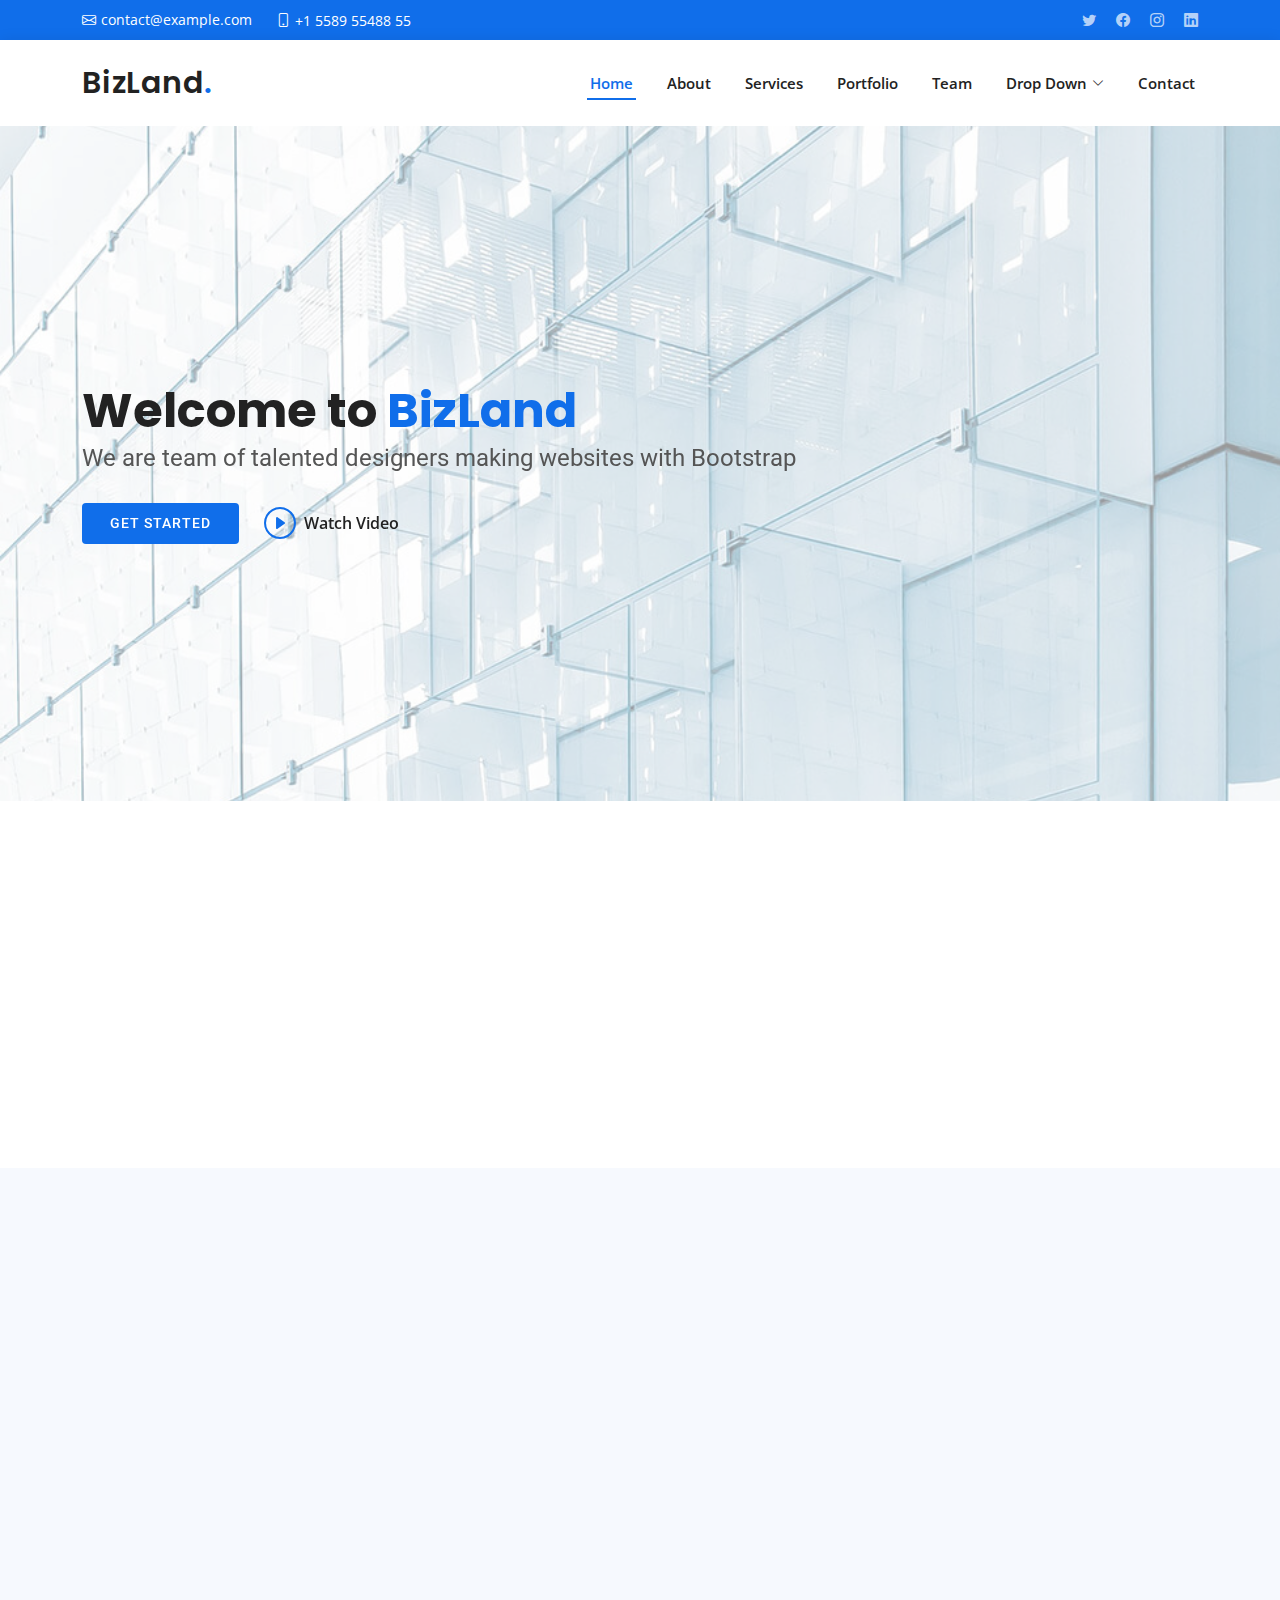
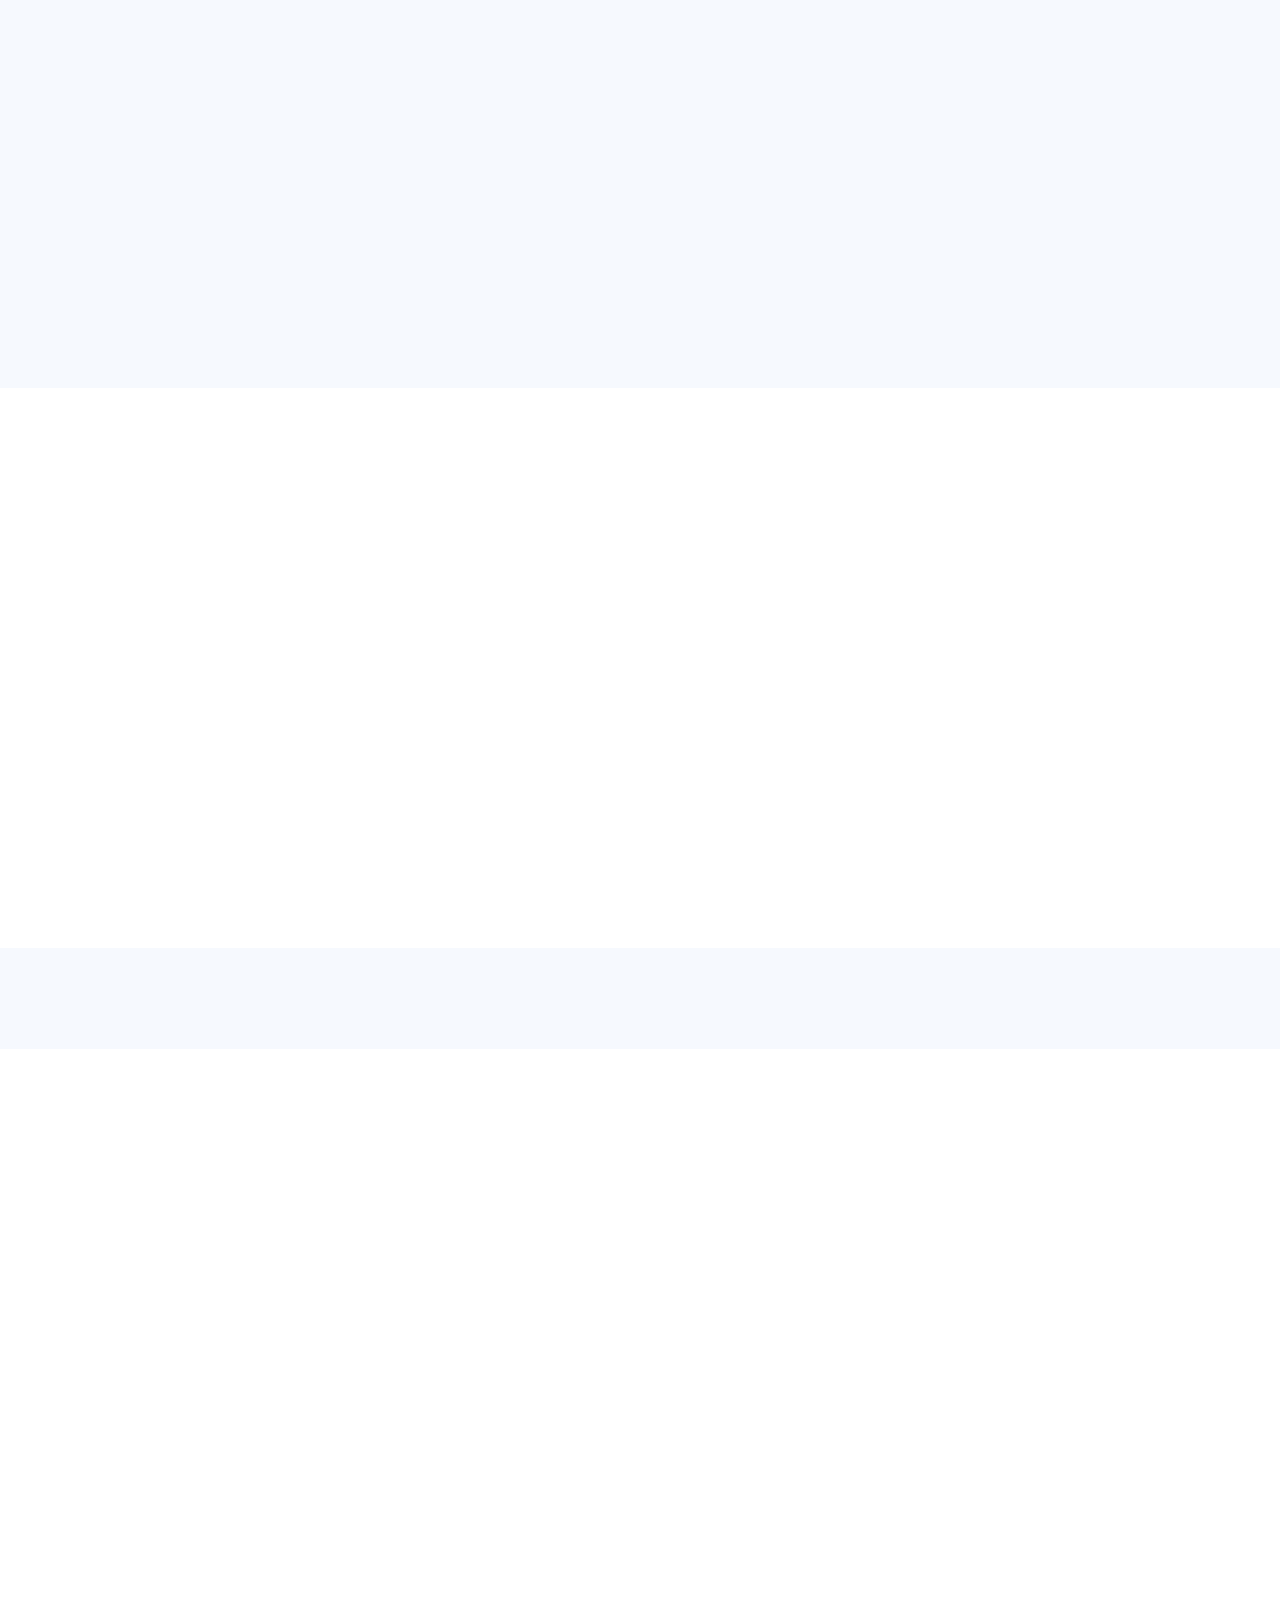
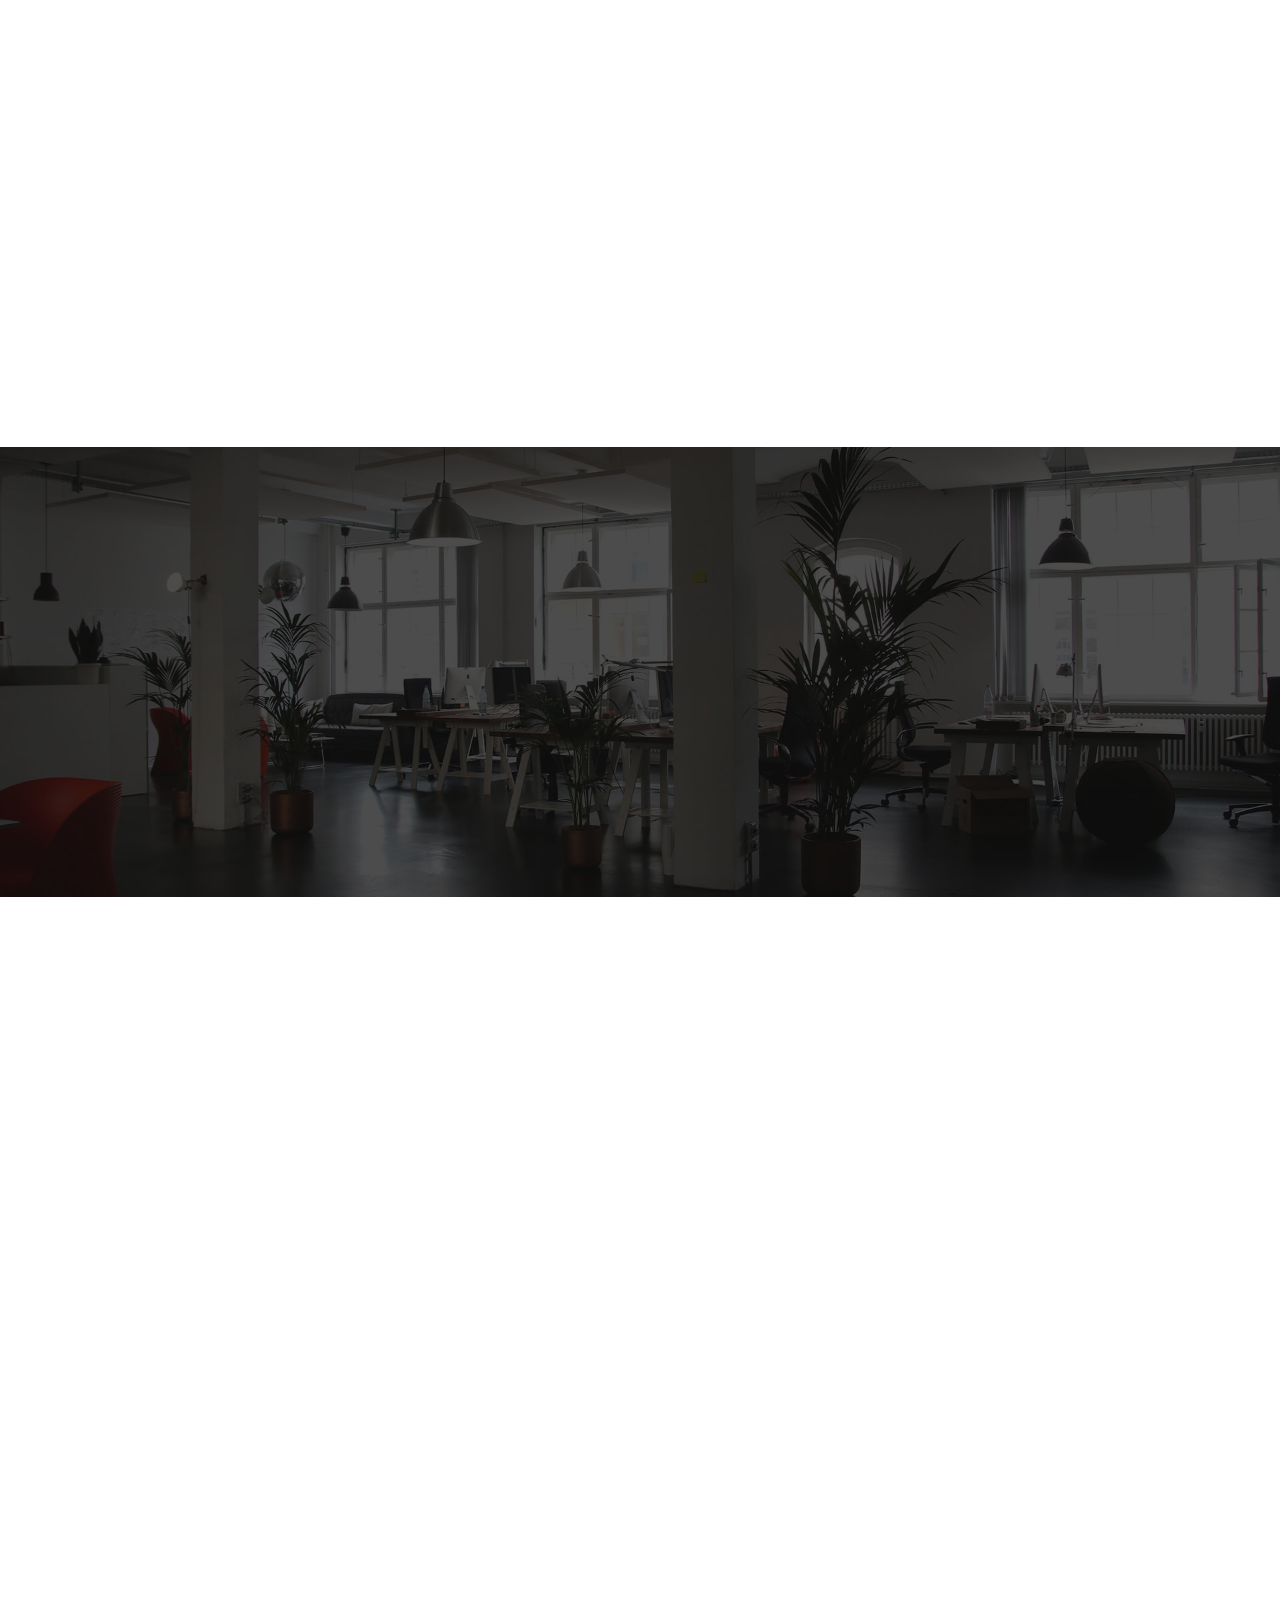
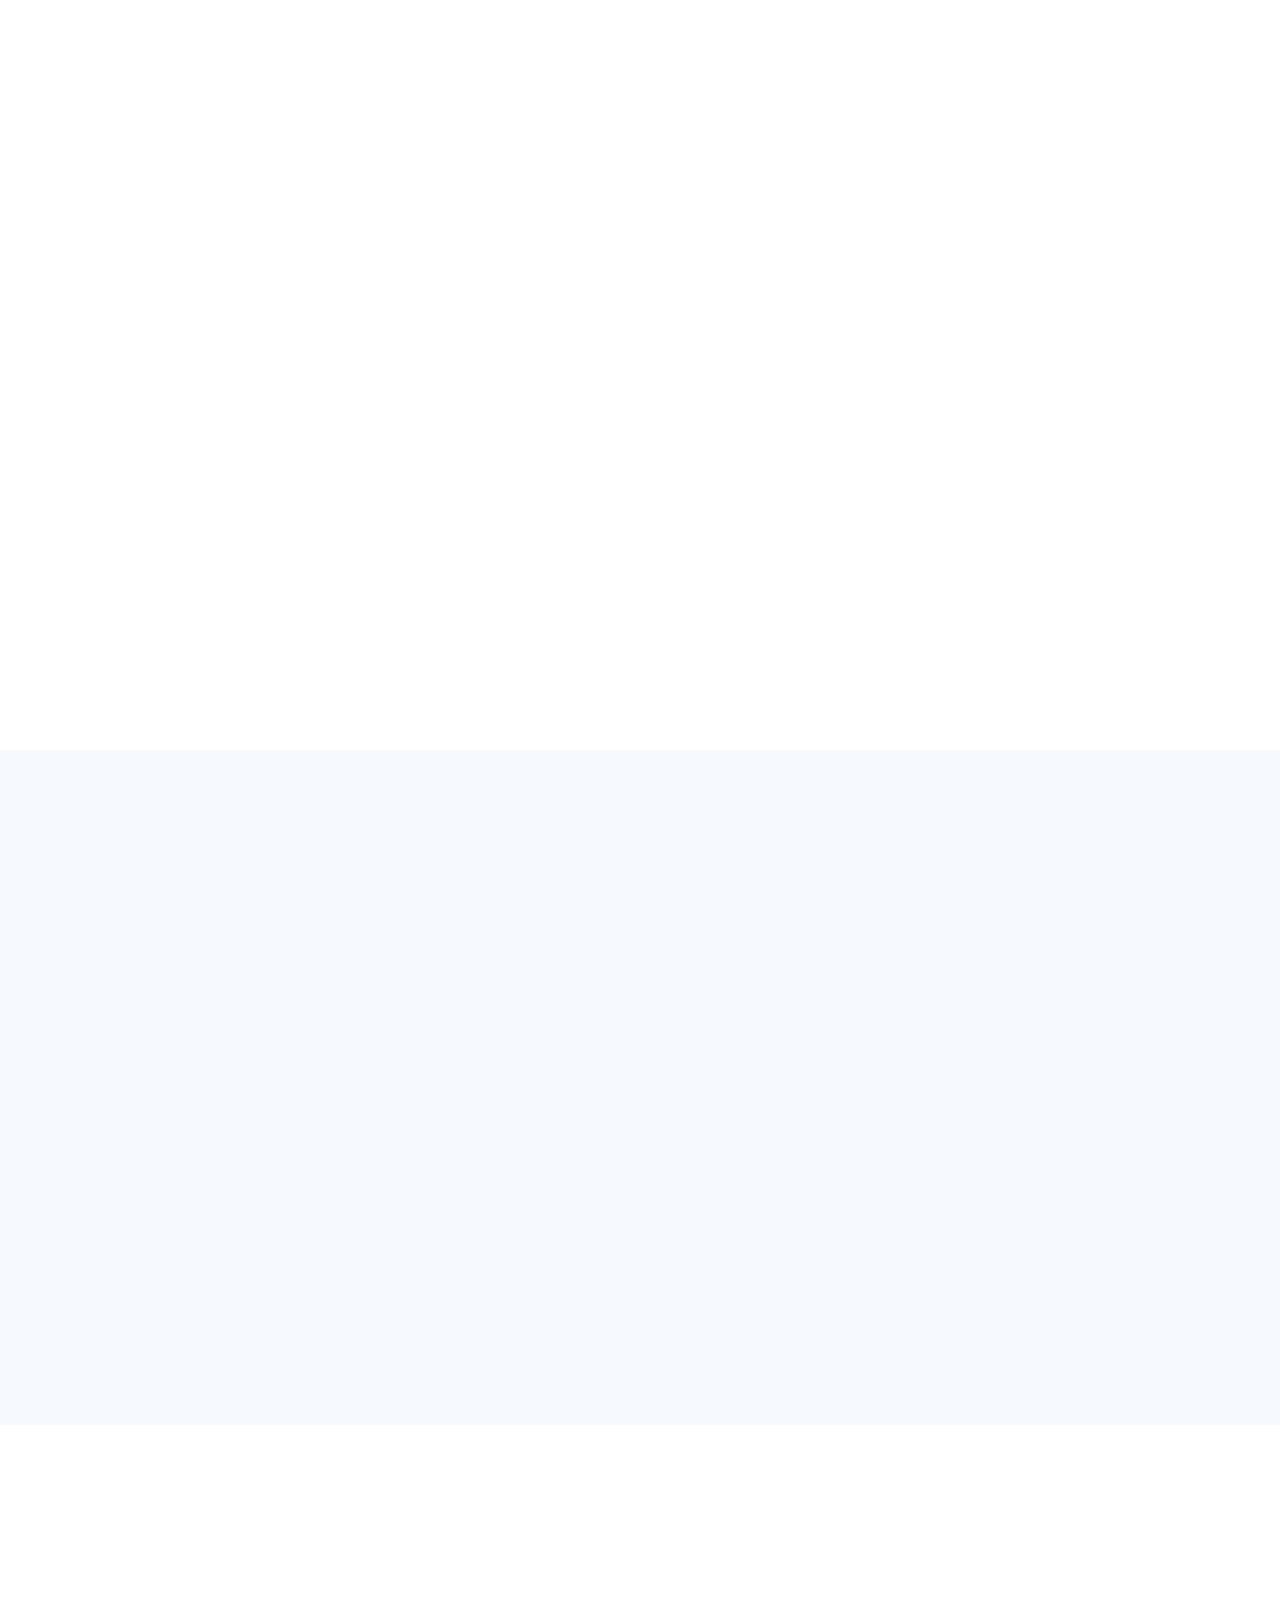
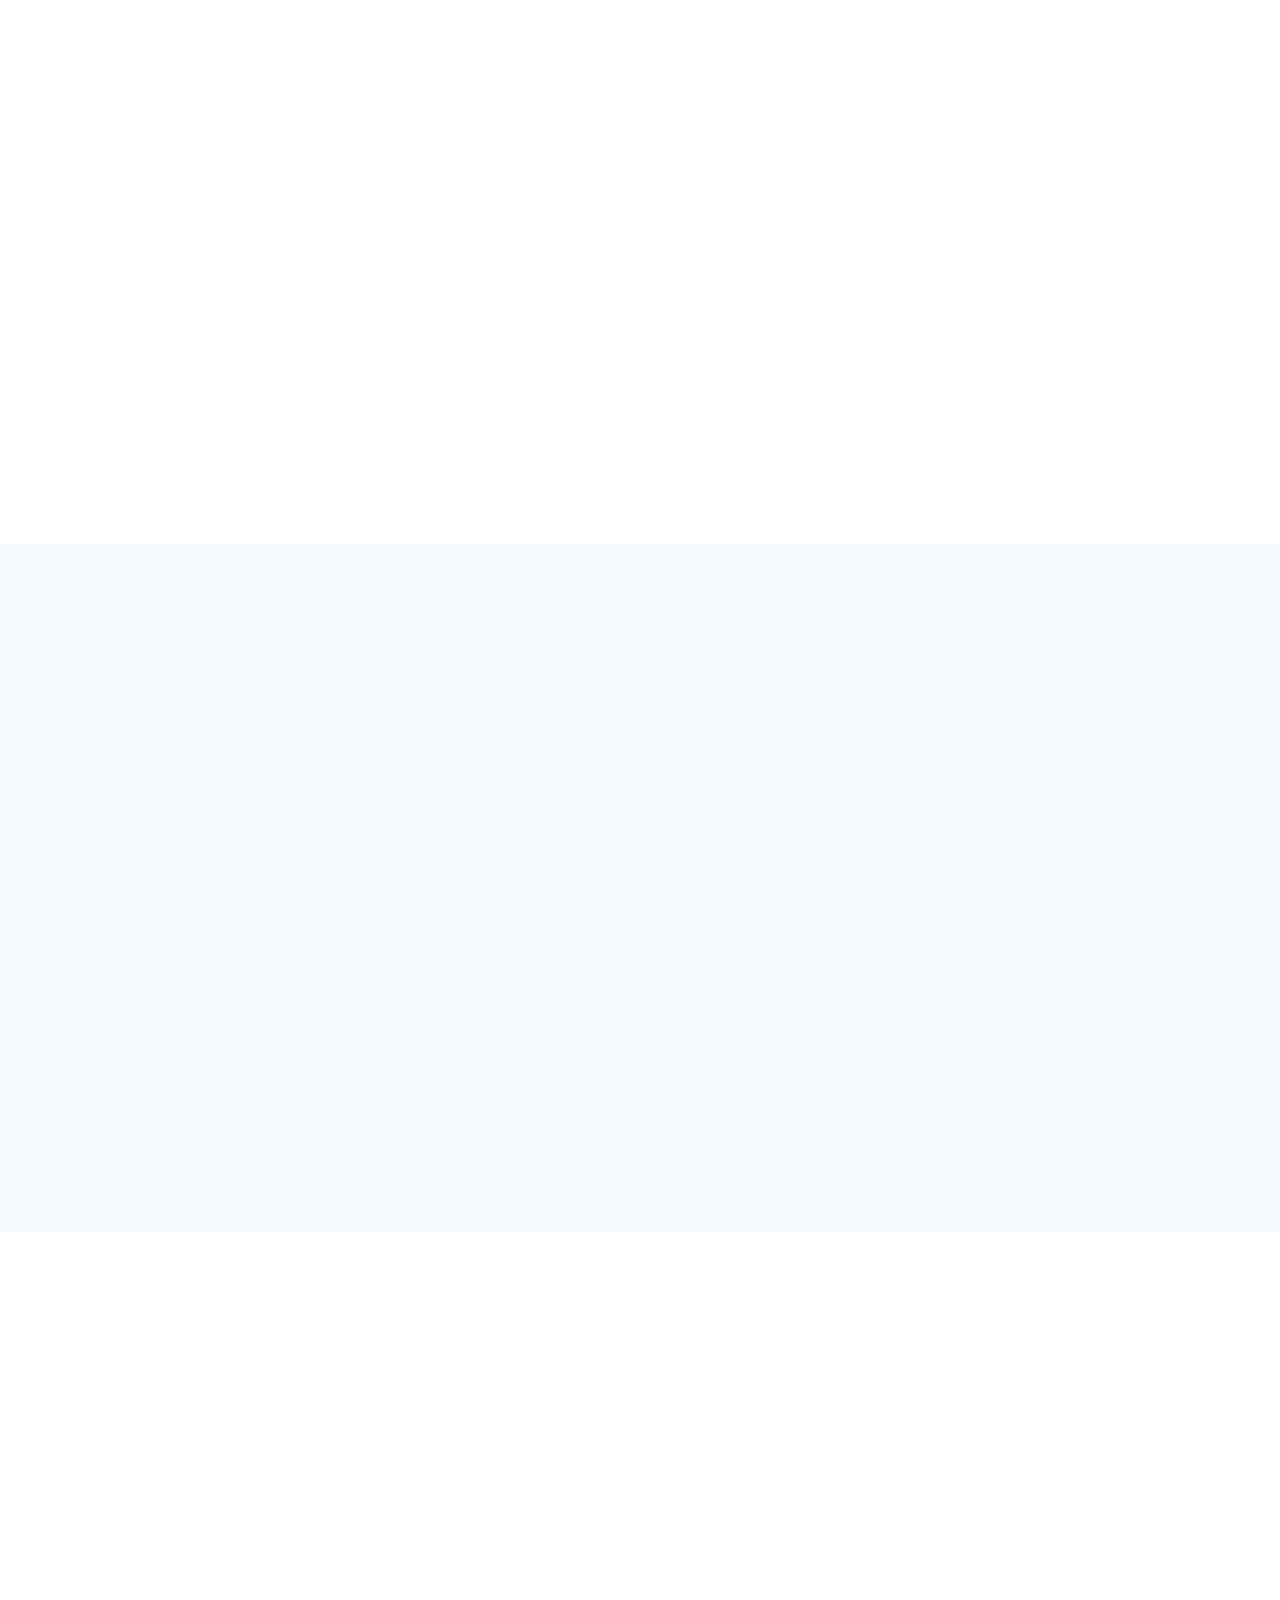
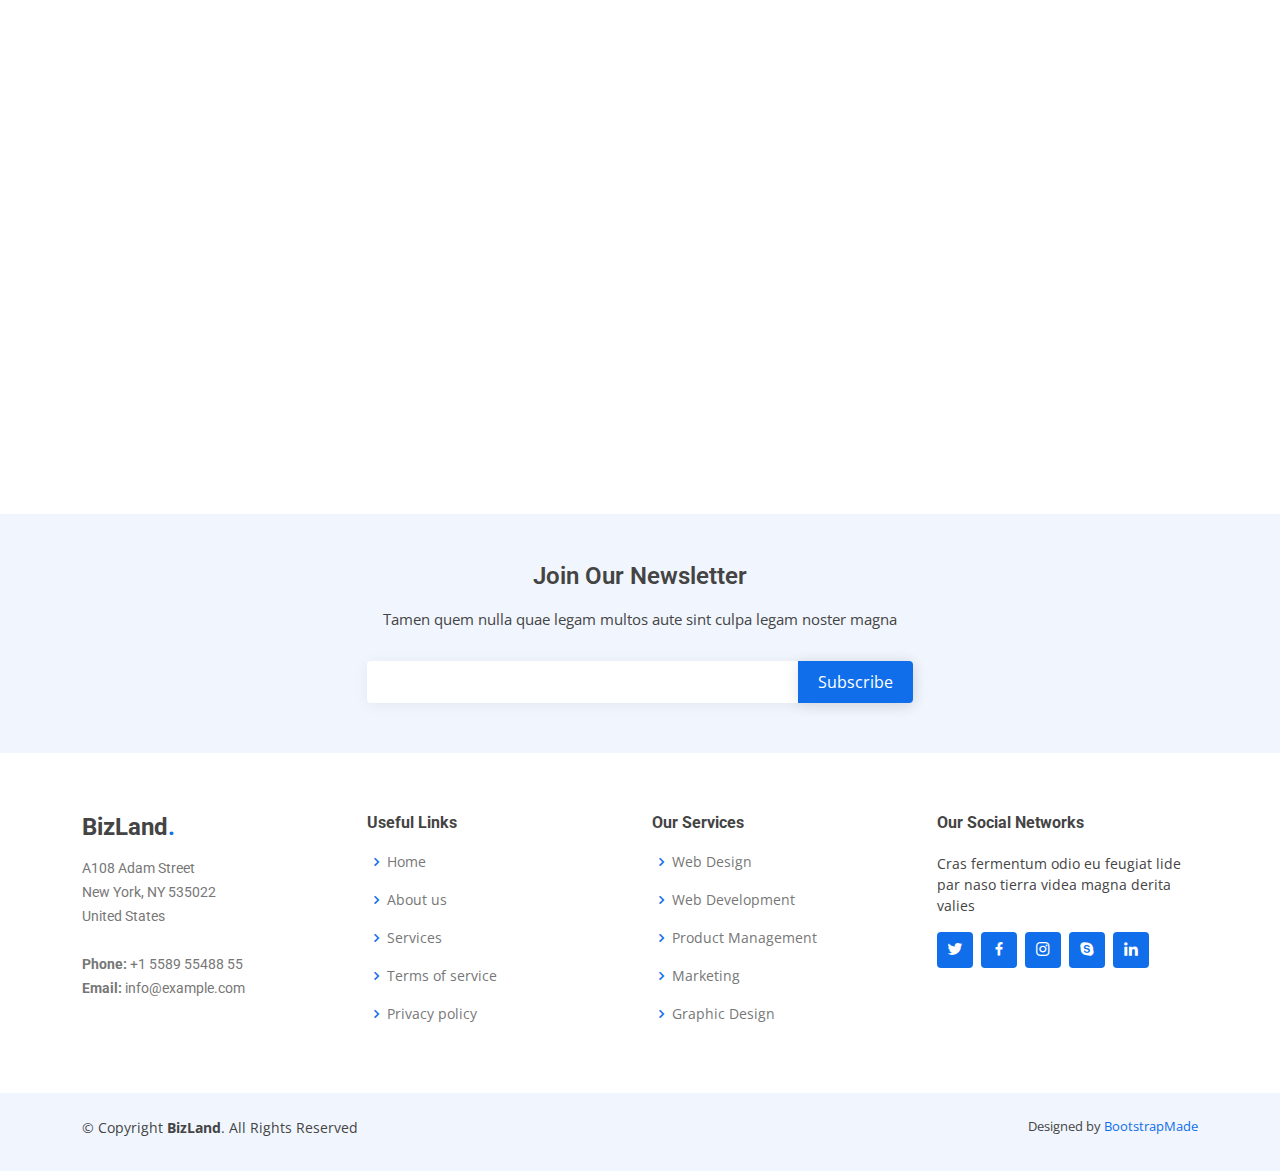
<file: BizLand/index.html>
<!DOCTYPE html>
<html lang="en">

<head>
  <meta charset="utf-8">
  <meta content="width=device-width, initial-scale=1.0" name="viewport">

  <title>BizLand Bootstrap Template - Index</title>
  <meta content="" name="description">
  <meta content="" name="keywords">

  <!-- Favicons -->
  <link href="assets/img/favicon.png" rel="icon">
  <link href="assets/img/apple-touch-icon.png" rel="apple-touch-icon">

  <!-- Google Fonts -->
  <link href="https://fonts.googleapis.com/css?family=Open+Sans:300,300i,400,400i,600,600i,700,700i|Roboto:300,300i,400,400i,500,500i,600,600i,700,700i|Poppins:300,300i,400,400i,500,500i,600,600i,700,700i" rel="stylesheet">

  <!-- Vendor CSS Files -->
  <link href="assets/vendor/aos/aos.css" rel="stylesheet">
  <link href="assets/vendor/bootstrap/css/bootstrap.min.css" rel="stylesheet">
  <link href="assets/vendor/bootstrap-icons/bootstrap-icons.css" rel="stylesheet">
  <link href="assets/vendor/boxicons/css/boxicons.min.css" rel="stylesheet">
  <link href="assets/vendor/glightbox/css/glightbox.min.css" rel="stylesheet">
  <link href="assets/vendor/swiper/swiper-bundle.min.css" rel="stylesheet">

  <!-- Template Main CSS File -->
  <link href="assets/css/style.css" rel="stylesheet">

  <!-- =======================================================
  * Template Name: BizLand - v3.8.1
  * Template URL: https://bootstrapmade.com/bizland-bootstrap-business-template/
  * Author: BootstrapMade.com
  * License: https://bootstrapmade.com/license/
  ======================================================== -->
</head>

<body>

  <!-- ======= Top Bar ======= -->
  <section id="topbar" class="d-flex align-items-center">
    <div class="container d-flex justify-content-center justify-content-md-between">
      <div class="contact-info d-flex align-items-center">
        <i class="bi bi-envelope d-flex align-items-center"><a href="mailto:contact@example.com">contact@example.com</a></i>
        <i class="bi bi-phone d-flex align-items-center ms-4"><span>+1 5589 55488 55</span></i>
      </div>
      <div class="social-links d-none d-md-flex align-items-center">
        <a href="#" class="twitter"><i class="bi bi-twitter"></i></a>
        <a href="#" class="facebook"><i class="bi bi-facebook"></i></a>
        <a href="#" class="instagram"><i class="bi bi-instagram"></i></a>
        <a href="#" class="linkedin"><i class="bi bi-linkedin"></i></i></a>
      </div>
    </div>
  </section>

  <!-- ======= Header ======= -->
  <header id="header" class="d-flex align-items-center">
    <div class="container d-flex align-items-center justify-content-between">

      <h1 class="logo"><a href="index.html">BizLand<span>.</span></a></h1>
      <!-- Uncomment below if you prefer to use an image logo -->
      <!-- <a href="index.html" class="logo"><img src="assets/img/logo.png" alt=""></a>-->

      <nav id="navbar" class="navbar">
        <ul>
          <li><a class="nav-link scrollto active" href="#hero">Home</a></li>
          <li><a class="nav-link scrollto" href="#about">About</a></li>
          <li><a class="nav-link scrollto" href="#services">Services</a></li>
          <li><a class="nav-link scrollto " href="#portfolio">Portfolio</a></li>
          <li><a class="nav-link scrollto" href="#team">Team</a></li>
          <li class="dropdown"><a href="#"><span>Drop Down</span> <i class="bi bi-chevron-down"></i></a>
            <ul>
              <li><a href="#">Drop Down 1</a></li>
              <li class="dropdown"><a href="#"><span>Deep Drop Down</span> <i class="bi bi-chevron-right"></i></a>
                <ul>
                  <li><a href="#">Deep Drop Down 1</a></li>
                  <li><a href="#">Deep Drop Down 2</a></li>
                  <li><a href="#">Deep Drop Down 3</a></li>
                  <li><a href="#">Deep Drop Down 4</a></li>
                  <li><a href="#">Deep Drop Down 5</a></li>
                </ul>
              </li>
              <li><a href="#">Drop Down 2</a></li>
              <li><a href="#">Drop Down 3</a></li>
              <li><a href="#">Drop Down 4</a></li>
            </ul>
          </li>
          <li><a class="nav-link scrollto" href="#contact">Contact</a></li>
        </ul>
        <i class="bi bi-list mobile-nav-toggle"></i>
      </nav><!-- .navbar -->

    </div>
  </header><!-- End Header -->

  <!-- ======= Hero Section ======= -->
  <section id="hero" class="d-flex align-items-center">
    <div class="container" data-aos="zoom-out" data-aos-delay="100">
      <h1>Welcome to <span>BizLand</span></h1>
      <h2>We are team of talented designers making websites with Bootstrap</h2>
      <div class="d-flex">
        <a href="#about" class="btn-get-started scrollto">Get Started</a>
        <a href="https://www.youtube.com/watch?v=jDDaplaOz7Q" class="glightbox btn-watch-video"><i class="bi bi-play-circle"></i><span>Watch Video</span></a>
      </div>
    </div>
  </section><!-- End Hero -->

  <main id="main">

    <!-- ======= Featured Services Section ======= -->
    <section id="featured-services" class="featured-services">
      <div class="container" data-aos="fade-up">

        <div class="row">
          <div class="col-md-6 col-lg-3 d-flex align-items-stretch mb-5 mb-lg-0">
            <div class="icon-box" data-aos="fade-up" data-aos-delay="100">
              <div class="icon"><i class="bx bxl-dribbble"></i></div>
              <h4 class="title"><a href="">Lorem Ipsum</a></h4>
              <p class="description">Voluptatum deleniti atque corrupti quos dolores et quas molestias excepturi</p>
            </div>
          </div>

          <div class="col-md-6 col-lg-3 d-flex align-items-stretch mb-5 mb-lg-0">
            <div class="icon-box" data-aos="fade-up" data-aos-delay="200">
              <div class="icon"><i class="bx bx-file"></i></div>
              <h4 class="title"><a href="">Sed ut perspiciatis</a></h4>
              <p class="description">Duis aute irure dolor in reprehenderit in voluptate velit esse cillum dolore</p>
            </div>
          </div>

          <div class="col-md-6 col-lg-3 d-flex align-items-stretch mb-5 mb-lg-0">
            <div class="icon-box" data-aos="fade-up" data-aos-delay="300">
              <div class="icon"><i class="bx bx-tachometer"></i></div>
              <h4 class="title"><a href="">Magni Dolores</a></h4>
              <p class="description">Excepteur sint occaecat cupidatat non proident, sunt in culpa qui officia</p>
            </div>
          </div>

          <div class="col-md-6 col-lg-3 d-flex align-items-stretch mb-5 mb-lg-0">
            <div class="icon-box" data-aos="fade-up" data-aos-delay="400">
              <div class="icon"><i class="bx bx-world"></i></div>
              <h4 class="title"><a href="">Nemo Enim</a></h4>
              <p class="description">At vero eos et accusamus et iusto odio dignissimos ducimus qui blanditiis</p>
            </div>
          </div>

        </div>

      </div>
    </section><!-- End Featured Services Section -->

    <!-- ======= About Section ======= -->
    <section id="about" class="about section-bg">
      <div class="container" data-aos="fade-up">

        <div class="section-title">
          <h2>About</h2>
          <h3>Find Out More <span>About Us</span></h3>
          <p>Ut possimus qui ut temporibus culpa velit eveniet modi omnis est adipisci expedita at voluptas atque vitae autem.</p>
        </div>

        <div class="row">
          <div class="col-lg-6" data-aos="fade-right" data-aos-delay="100">
            <img src="assets/img/about.jpg" class="img-fluid" alt="">
          </div>
          <div class="col-lg-6 pt-4 pt-lg-0 content d-flex flex-column justify-content-center" data-aos="fade-up" data-aos-delay="100">
            <h3>Voluptatem dignissimos provident quasi corporis voluptates sit assumenda.</h3>
            <p class="fst-italic">
              Lorem ipsum dolor sit amet, consectetur adipiscing elit, sed do eiusmod tempor incididunt ut labore et dolore
              magna aliqua.
            </p>
            <ul>
              <li>
                <i class="bx bx-store-alt"></i>
                <div>
                  <h5>Ullamco laboris nisi ut aliquip consequat</h5>
                  <p>Magni facilis facilis repellendus cum excepturi quaerat praesentium libre trade</p>
                </div>
              </li>
              <li>
                <i class="bx bx-images"></i>
                <div>
                  <h5>Magnam soluta odio exercitationem reprehenderi</h5>
                  <p>Quo totam dolorum at pariatur aut distinctio dolorum laudantium illo direna pasata redi</p>
                </div>
              </li>
            </ul>
            <p>
              Ullamco laboris nisi ut aliquip ex ea commodo consequat. Duis aute irure dolor in reprehenderit in voluptate
              velit esse cillum dolore eu fugiat nulla pariatur. Excepteur sint occaecat cupidatat non proident, sunt in
              culpa qui officia deserunt mollit anim id est laborum
            </p>
          </div>
        </div>

      </div>
    </section><!-- End About Section -->

    <!-- ======= Skills Section ======= -->
    <section id="skills" class="skills">
      <div class="container" data-aos="fade-up">

        <div class="row skills-content">

          <div class="col-lg-6">

            <div class="progress">
              <span class="skill">HTML <i class="val">100%</i></span>
              <div class="progress-bar-wrap">
                <div class="progress-bar" role="progressbar" aria-valuenow="100" aria-valuemin="0" aria-valuemax="100"></div>
              </div>
            </div>

            <div class="progress">
              <span class="skill">CSS <i class="val">90%</i></span>
              <div class="progress-bar-wrap">
                <div class="progress-bar" role="progressbar" aria-valuenow="90" aria-valuemin="0" aria-valuemax="100"></div>
              </div>
            </div>

            <div class="progress">
              <span class="skill">JavaScript <i class="val">75%</i></span>
              <div class="progress-bar-wrap">
                <div class="progress-bar" role="progressbar" aria-valuenow="75" aria-valuemin="0" aria-valuemax="100"></div>
              </div>
            </div>

          </div>

          <div class="col-lg-6">

            <div class="progress">
              <span class="skill">PHP <i class="val">80%</i></span>
              <div class="progress-bar-wrap">
                <div class="progress-bar" role="progressbar" aria-valuenow="80" aria-valuemin="0" aria-valuemax="100"></div>
              </div>
            </div>

            <div class="progress">
              <span class="skill">WordPress/CMS <i class="val">90%</i></span>
              <div class="progress-bar-wrap">
                <div class="progress-bar" role="progressbar" aria-valuenow="90" aria-valuemin="0" aria-valuemax="100"></div>
              </div>
            </div>

            <div class="progress">
              <span class="skill">Photoshop <i class="val">55%</i></span>
              <div class="progress-bar-wrap">
                <div class="progress-bar" role="progressbar" aria-valuenow="55" aria-valuemin="0" aria-valuemax="100"></div>
              </div>
            </div>

          </div>

        </div>

      </div>
    </section><!-- End Skills Section -->

    <!-- ======= Counts Section ======= -->
    <section id="counts" class="counts">
      <div class="container" data-aos="fade-up">

        <div class="row">

          <div class="col-lg-3 col-md-6">
            <div class="count-box">
              <i class="bi bi-emoji-smile"></i>
              <span data-purecounter-start="0" data-purecounter-end="232" data-purecounter-duration="1" class="purecounter"></span>
              <p>Happy Clients</p>
            </div>
          </div>

          <div class="col-lg-3 col-md-6 mt-5 mt-md-0">
            <div class="count-box">
              <i class="bi bi-journal-richtext"></i>
              <span data-purecounter-start="0" data-purecounter-end="521" data-purecounter-duration="1" class="purecounter"></span>
              <p>Projects</p>
            </div>
          </div>

          <div class="col-lg-3 col-md-6 mt-5 mt-lg-0">
            <div class="count-box">
              <i class="bi bi-headset"></i>
              <span data-purecounter-start="0" data-purecounter-end="1463" data-purecounter-duration="1" class="purecounter"></span>
              <p>Hours Of Support</p>
            </div>
          </div>

          <div class="col-lg-3 col-md-6 mt-5 mt-lg-0">
            <div class="count-box">
              <i class="bi bi-people"></i>
              <span data-purecounter-start="0" data-purecounter-end="15" data-purecounter-duration="1" class="purecounter"></span>
              <p>Hard Workers</p>
            </div>
          </div>

        </div>

      </div>
    </section><!-- End Counts Section -->

    <!-- ======= Clients Section ======= -->
    <section id="clients" class="clients section-bg">
      <div class="container" data-aos="zoom-in">

        <div class="row">

          <div class="col-lg-2 col-md-4 col-6 d-flex align-items-center justify-content-center">
            <img src="assets/img/clients/client-1.png" class="img-fluid" alt="">
          </div>

          <div class="col-lg-2 col-md-4 col-6 d-flex align-items-center justify-content-center">
            <img src="assets/img/clients/client-2.png" class="img-fluid" alt="">
          </div>

          <div class="col-lg-2 col-md-4 col-6 d-flex align-items-center justify-content-center">
            <img src="assets/img/clients/client-3.png" class="img-fluid" alt="">
          </div>

          <div class="col-lg-2 col-md-4 col-6 d-flex align-items-center justify-content-center">
            <img src="assets/img/clients/client-4.png" class="img-fluid" alt="">
          </div>

          <div class="col-lg-2 col-md-4 col-6 d-flex align-items-center justify-content-center">
            <img src="assets/img/clients/client-5.png" class="img-fluid" alt="">
          </div>

          <div class="col-lg-2 col-md-4 col-6 d-flex align-items-center justify-content-center">
            <img src="assets/img/clients/client-6.png" class="img-fluid" alt="">
          </div>

        </div>

      </div>
    </section><!-- End Clients Section -->

    <!-- ======= Services Section ======= -->
    <section id="services" class="services">
      <div class="container" data-aos="fade-up">

        <div class="section-title">
          <h2>Services</h2>
          <h3>Check our <span>Services</span></h3>
          <p>Ut possimus qui ut temporibus culpa velit eveniet modi omnis est adipisci expedita at voluptas atque vitae autem.</p>
        </div>

        <div class="row">
          <div class="col-lg-4 col-md-6 d-flex align-items-stretch" data-aos="zoom-in" data-aos-delay="100">
            <div class="icon-box">
              <div class="icon"><i class="bx bxl-dribbble"></i></div>
              <h4><a href="">Lorem Ipsum</a></h4>
              <p>Voluptatum deleniti atque corrupti quos dolores et quas molestias excepturi</p>
            </div>
          </div>

          <div class="col-lg-4 col-md-6 d-flex align-items-stretch mt-4 mt-md-0" data-aos="zoom-in" data-aos-delay="200">
            <div class="icon-box">
              <div class="icon"><i class="bx bx-file"></i></div>
              <h4><a href="">Sed ut perspiciatis</a></h4>
              <p>Duis aute irure dolor in reprehenderit in voluptate velit esse cillum dolore</p>
            </div>
          </div>

          <div class="col-lg-4 col-md-6 d-flex align-items-stretch mt-4 mt-lg-0" data-aos="zoom-in" data-aos-delay="300">
            <div class="icon-box">
              <div class="icon"><i class="bx bx-tachometer"></i></div>
              <h4><a href="">Magni Dolores</a></h4>
              <p>Excepteur sint occaecat cupidatat non proident, sunt in culpa qui officia</p>
            </div>
          </div>

          <div class="col-lg-4 col-md-6 d-flex align-items-stretch mt-4" data-aos="zoom-in" data-aos-delay="100">
            <div class="icon-box">
              <div class="icon"><i class="bx bx-world"></i></div>
              <h4><a href="">Nemo Enim</a></h4>
              <p>At vero eos et accusamus et iusto odio dignissimos ducimus qui blanditiis</p>
            </div>
          </div>

          <div class="col-lg-4 col-md-6 d-flex align-items-stretch mt-4" data-aos="zoom-in" data-aos-delay="200">
            <div class="icon-box">
              <div class="icon"><i class="bx bx-slideshow"></i></div>
              <h4><a href="">Dele cardo</a></h4>
              <p>Quis consequatur saepe eligendi voluptatem consequatur dolor consequuntur</p>
            </div>
          </div>

          <div class="col-lg-4 col-md-6 d-flex align-items-stretch mt-4" data-aos="zoom-in" data-aos-delay="300">
            <div class="icon-box">
              <div class="icon"><i class="bx bx-arch"></i></div>
              <h4><a href="">Divera don</a></h4>
              <p>Modi nostrum vel laborum. Porro fugit error sit minus sapiente sit aspernatur</p>
            </div>
          </div>

        </div>

      </div>
    </section><!-- End Services Section -->

    <!-- ======= Testimonials Section ======= -->
    <section id="testimonials" class="testimonials">
      <div class="container" data-aos="zoom-in">

        <div class="testimonials-slider swiper" data-aos="fade-up" data-aos-delay="100">
          <div class="swiper-wrapper">

            <div class="swiper-slide">
              <div class="testimonial-item">
                <img src="assets/img/testimonials/testimonials-1.jpg" class="testimonial-img" alt="">
                <h3>Saul Goodman</h3>
                <h4>Ceo &amp; Founder</h4>
                <p>
                  <i class="bx bxs-quote-alt-left quote-icon-left"></i>
                  Proin iaculis purus consequat sem cure digni ssim donec porttitora entum suscipit rhoncus. Accusantium quam, ultricies eget id, aliquam eget nibh et. Maecen aliquam, risus at semper.
                  <i class="bx bxs-quote-alt-right quote-icon-right"></i>
                </p>
              </div>
            </div><!-- End testimonial item -->

            <div class="swiper-slide">
              <div class="testimonial-item">
                <img src="assets/img/testimonials/testimonials-2.jpg" class="testimonial-img" alt="">
                <h3>Sara Wilsson</h3>
                <h4>Designer</h4>
                <p>
                  <i class="bx bxs-quote-alt-left quote-icon-left"></i>
                  Export tempor illum tamen malis malis eram quae irure esse labore quem cillum quid cillum eram malis quorum velit fore eram velit sunt aliqua noster fugiat irure amet legam anim culpa.
                  <i class="bx bxs-quote-alt-right quote-icon-right"></i>
                </p>
              </div>
            </div><!-- End testimonial item -->

            <div class="swiper-slide">
              <div class="testimonial-item">
                <img src="assets/img/testimonials/testimonials-3.jpg" class="testimonial-img" alt="">
                <h3>Jena Karlis</h3>
                <h4>Store Owner</h4>
                <p>
                  <i class="bx bxs-quote-alt-left quote-icon-left"></i>
                  Enim nisi quem export duis labore cillum quae magna enim sint quorum nulla quem veniam duis minim tempor labore quem eram duis noster aute amet eram fore quis sint minim.
                  <i class="bx bxs-quote-alt-right quote-icon-right"></i>
                </p>
              </div>
            </div><!-- End testimonial item -->

            <div class="swiper-slide">
              <div class="testimonial-item">
                <img src="assets/img/testimonials/testimonials-4.jpg" class="testimonial-img" alt="">
                <h3>Matt Brandon</h3>
                <h4>Freelancer</h4>
                <p>
                  <i class="bx bxs-quote-alt-left quote-icon-left"></i>
                  Fugiat enim eram quae cillum dolore dolor amet nulla culpa multos export minim fugiat minim velit minim dolor enim duis veniam ipsum anim magna sunt elit fore quem dolore labore illum veniam.
                  <i class="bx bxs-quote-alt-right quote-icon-right"></i>
                </p>
              </div>
            </div><!-- End testimonial item -->

            <div class="swiper-slide">
              <div class="testimonial-item">
                <img src="assets/img/testimonials/testimonials-5.jpg" class="testimonial-img" alt="">
                <h3>John Larson</h3>
                <h4>Entrepreneur</h4>
                <p>
                  <i class="bx bxs-quote-alt-left quote-icon-left"></i>
                  Quis quorum aliqua sint quem legam fore sunt eram irure aliqua veniam tempor noster veniam enim culpa labore duis sunt culpa nulla illum cillum fugiat legam esse veniam culpa fore nisi cillum quid.
                  <i class="bx bxs-quote-alt-right quote-icon-right"></i>
                </p>
              </div>
            </div><!-- End testimonial item -->

          </div>
          <div class="swiper-pagination"></div>
        </div>

      </div>
    </section><!-- End Testimonials Section -->

    <!-- ======= Portfolio Section ======= -->
    <section id="portfolio" class="portfolio">
      <div class="container" data-aos="fade-up">

        <div class="section-title">
          <h2>Portfolio</h2>
          <h3>Check our <span>Portfolio</span></h3>
          <p>Ut possimus qui ut temporibus culpa velit eveniet modi omnis est adipisci expedita at voluptas atque vitae autem.</p>
        </div>

        <div class="row" data-aos="fade-up" data-aos-delay="100">
          <div class="col-lg-12 d-flex justify-content-center">
            <ul id="portfolio-flters">
              <li data-filter="*" class="filter-active">All</li>
              <li data-filter=".filter-app">App</li>
              <li data-filter=".filter-card">Card</li>
              <li data-filter=".filter-web">Web</li>
            </ul>
          </div>
        </div>

        <div class="row portfolio-container" data-aos="fade-up" data-aos-delay="200">

          <div class="col-lg-4 col-md-6 portfolio-item filter-app">
            <img src="assets/img/portfolio/portfolio-1.jpg" class="img-fluid" alt="">
            <div class="portfolio-info">
              <h4>App 1</h4>
              <p>App</p>
              <a href="assets/img/portfolio/portfolio-1.jpg" data-gallery="portfolioGallery" class="portfolio-lightbox preview-link" title="App 1"><i class="bx bx-plus"></i></a>
              <a href="portfolio-details.html" class="details-link" title="More Details"><i class="bx bx-link"></i></a>
            </div>
          </div>

          <div class="col-lg-4 col-md-6 portfolio-item filter-web">
            <img src="assets/img/portfolio/portfolio-2.jpg" class="img-fluid" alt="">
            <div class="portfolio-info">
              <h4>Web 3</h4>
              <p>Web</p>
              <a href="assets/img/portfolio/portfolio-2.jpg" data-gallery="portfolioGallery" class="portfolio-lightbox preview-link" title="Web 3"><i class="bx bx-plus"></i></a>
              <a href="portfolio-details.html" class="details-link" title="More Details"><i class="bx bx-link"></i></a>
            </div>
          </div>

          <div class="col-lg-4 col-md-6 portfolio-item filter-app">
            <img src="assets/img/portfolio/portfolio-3.jpg" class="img-fluid" alt="">
            <div class="portfolio-info">
              <h4>App 2</h4>
              <p>App</p>
              <a href="assets/img/portfolio/portfolio-3.jpg" data-gallery="portfolioGallery" class="portfolio-lightbox preview-link" title="App 2"><i class="bx bx-plus"></i></a>
              <a href="portfolio-details.html" class="details-link" title="More Details"><i class="bx bx-link"></i></a>
            </div>
          </div>

          <div class="col-lg-4 col-md-6 portfolio-item filter-card">
            <img src="assets/img/portfolio/portfolio-4.jpg" class="img-fluid" alt="">
            <div class="portfolio-info">
              <h4>Card 2</h4>
              <p>Card</p>
              <a href="assets/img/portfolio/portfolio-4.jpg" data-gallery="portfolioGallery" class="portfolio-lightbox preview-link" title="Card 2"><i class="bx bx-plus"></i></a>
              <a href="portfolio-details.html" class="details-link" title="More Details"><i class="bx bx-link"></i></a>
            </div>
          </div>

          <div class="col-lg-4 col-md-6 portfolio-item filter-web">
            <img src="assets/img/portfolio/portfolio-5.jpg" class="img-fluid" alt="">
            <div class="portfolio-info">
              <h4>Web 2</h4>
              <p>Web</p>
              <a href="assets/img/portfolio/portfolio-5.jpg" data-gallery="portfolioGallery" class="portfolio-lightbox preview-link" title="Web 2"><i class="bx bx-plus"></i></a>
              <a href="portfolio-details.html" class="details-link" title="More Details"><i class="bx bx-link"></i></a>
            </div>
          </div>

          <div class="col-lg-4 col-md-6 portfolio-item filter-app">
            <img src="assets/img/portfolio/portfolio-6.jpg" class="img-fluid" alt="">
            <div class="portfolio-info">
              <h4>App 3</h4>
              <p>App</p>
              <a href="assets/img/portfolio/portfolio-6.jpg" data-gallery="portfolioGallery" class="portfolio-lightbox preview-link" title="App 3"><i class="bx bx-plus"></i></a>
              <a href="portfolio-details.html" class="details-link" title="More Details"><i class="bx bx-link"></i></a>
            </div>
          </div>

          <div class="col-lg-4 col-md-6 portfolio-item filter-card">
            <img src="assets/img/portfolio/portfolio-7.jpg" class="img-fluid" alt="">
            <div class="portfolio-info">
              <h4>Card 1</h4>
              <p>Card</p>
              <a href="assets/img/portfolio/portfolio-7.jpg" data-gallery="portfolioGallery" class="portfolio-lightbox preview-link" title="Card 1"><i class="bx bx-plus"></i></a>
              <a href="portfolio-details.html" class="details-link" title="More Details"><i class="bx bx-link"></i></a>
            </div>
          </div>

          <div class="col-lg-4 col-md-6 portfolio-item filter-card">
            <img src="assets/img/portfolio/portfolio-8.jpg" class="img-fluid" alt="">
            <div class="portfolio-info">
              <h4>Card 3</h4>
              <p>Card</p>
              <a href="assets/img/portfolio/portfolio-8.jpg" data-gallery="portfolioGallery" class="portfolio-lightbox preview-link" title="Card 3"><i class="bx bx-plus"></i></a>
              <a href="portfolio-details.html" class="details-link" title="More Details"><i class="bx bx-link"></i></a>
            </div>
          </div>

          <div class="col-lg-4 col-md-6 portfolio-item filter-web">
            <img src="assets/img/portfolio/portfolio-9.jpg" class="img-fluid" alt="">
            <div class="portfolio-info">
              <h4>Web 3</h4>
              <p>Web</p>
              <a href="assets/img/portfolio/portfolio-9.jpg" data-gallery="portfolioGallery" class="portfolio-lightbox preview-link" title="Web 3"><i class="bx bx-plus"></i></a>
              <a href="portfolio-details.html" class="details-link" title="More Details"><i class="bx bx-link"></i></a>
            </div>
          </div>

        </div>

      </div>
    </section><!-- End Portfolio Section -->

    <!-- ======= Team Section ======= -->
    <section id="team" class="team section-bg">
      <div class="container" data-aos="fade-up">

        <div class="section-title">
          <h2>Team</h2>
          <h3>Our Hardworking <span>Team</span></h3>
          <p>Ut possimus qui ut temporibus culpa velit eveniet modi omnis est adipisci expedita at voluptas atque vitae autem.</p>
        </div>

        <div class="row">

          <div class="col-lg-3 col-md-6 d-flex align-items-stretch" data-aos="fade-up" data-aos-delay="100">
            <div class="member">
              <div class="member-img">
                <img src="assets/img/team/team-1.jpg" class="img-fluid" alt="">
                <div class="social">
                  <a href=""><i class="bi bi-twitter"></i></a>
                  <a href=""><i class="bi bi-facebook"></i></a>
                  <a href=""><i class="bi bi-instagram"></i></a>
                  <a href=""><i class="bi bi-linkedin"></i></a>
                </div>
              </div>
              <div class="member-info">
                <h4>Walter White</h4>
                <span>Chief Executive Officer</span>
              </div>
            </div>
          </div>

          <div class="col-lg-3 col-md-6 d-flex align-items-stretch" data-aos="fade-up" data-aos-delay="200">
            <div class="member">
              <div class="member-img">
                <img src="assets/img/team/team-2.jpg" class="img-fluid" alt="">
                <div class="social">
                  <a href=""><i class="bi bi-twitter"></i></a>
                  <a href=""><i class="bi bi-facebook"></i></a>
                  <a href=""><i class="bi bi-instagram"></i></a>
                  <a href=""><i class="bi bi-linkedin"></i></a>
                </div>
              </div>
              <div class="member-info">
                <h4>Sarah Jhonson</h4>
                <span>Product Manager</span>
              </div>
            </div>
          </div>

          <div class="col-lg-3 col-md-6 d-flex align-items-stretch" data-aos="fade-up" data-aos-delay="300">
            <div class="member">
              <div class="member-img">
                <img src="assets/img/team/team-3.jpg" class="img-fluid" alt="">
                <div class="social">
                  <a href=""><i class="bi bi-twitter"></i></a>
                  <a href=""><i class="bi bi-facebook"></i></a>
                  <a href=""><i class="bi bi-instagram"></i></a>
                  <a href=""><i class="bi bi-linkedin"></i></a>
                </div>
              </div>
              <div class="member-info">
                <h4>William Anderson</h4>
                <span>CTO</span>
              </div>
            </div>
          </div>

          <div class="col-lg-3 col-md-6 d-flex align-items-stretch" data-aos="fade-up" data-aos-delay="400">
            <div class="member">
              <div class="member-img">
                <img src="assets/img/team/team-4.jpg" class="img-fluid" alt="">
                <div class="social">
                  <a href=""><i class="bi bi-twitter"></i></a>
                  <a href=""><i class="bi bi-facebook"></i></a>
                  <a href=""><i class="bi bi-instagram"></i></a>
                  <a href=""><i class="bi bi-linkedin"></i></a>
                </div>
              </div>
              <div class="member-info">
                <h4>Amanda Jepson</h4>
                <span>Accountant</span>
              </div>
            </div>
          </div>

        </div>

      </div>
    </section><!-- End Team Section -->

    <!-- ======= Pricing Section ======= -->
    <section id="pricing" class="pricing">
      <div class="container" data-aos="fade-up">

        <div class="section-title">
          <h2>Pricing</h2>
          <h3>Check our <span>Pricing</span></h3>
          <p>Ut possimus qui ut temporibus culpa velit eveniet modi omnis est adipisci expedita at voluptas atque vitae autem.</p>
        </div>

        <div class="row">

          <div class="col-lg-3 col-md-6" data-aos="fade-up" data-aos-delay="100">
            <div class="box">
              <h3>Free</h3>
              <h4><sup>$</sup>0<span> / month</span></h4>
              <ul>
                <li>Aida dere</li>
                <li>Nec feugiat nisl</li>
                <li>Nulla at volutpat dola</li>
                <li class="na">Pharetra massa</li>
                <li class="na">Massa ultricies mi</li>
              </ul>
              <div class="btn-wrap">
                <a href="#" class="btn-buy">Buy Now</a>
              </div>
            </div>
          </div>

          <div class="col-lg-3 col-md-6 mt-4 mt-md-0" data-aos="fade-up" data-aos-delay="200">
            <div class="box featured">
              <h3>Business</h3>
              <h4><sup>$</sup>19<span> / month</span></h4>
              <ul>
                <li>Aida dere</li>
                <li>Nec feugiat nisl</li>
                <li>Nulla at volutpat dola</li>
                <li>Pharetra massa</li>
                <li class="na">Massa ultricies mi</li>
              </ul>
              <div class="btn-wrap">
                <a href="#" class="btn-buy">Buy Now</a>
              </div>
            </div>
          </div>

          <div class="col-lg-3 col-md-6 mt-4 mt-lg-0" data-aos="fade-up" data-aos-delay="300">
            <div class="box">
              <h3>Developer</h3>
              <h4><sup>$</sup>29<span> / month</span></h4>
              <ul>
                <li>Aida dere</li>
                <li>Nec feugiat nisl</li>
                <li>Nulla at volutpat dola</li>
                <li>Pharetra massa</li>
                <li>Massa ultricies mi</li>
              </ul>
              <div class="btn-wrap">
                <a href="#" class="btn-buy">Buy Now</a>
              </div>
            </div>
          </div>

          <div class="col-lg-3 col-md-6 mt-4 mt-lg-0" data-aos="fade-up" data-aos-delay="400">
            <div class="box">
              <span class="advanced">Advanced</span>
              <h3>Ultimate</h3>
              <h4><sup>$</sup>49<span> / month</span></h4>
              <ul>
                <li>Aida dere</li>
                <li>Nec feugiat nisl</li>
                <li>Nulla at volutpat dola</li>
                <li>Pharetra massa</li>
                <li>Massa ultricies mi</li>
              </ul>
              <div class="btn-wrap">
                <a href="#" class="btn-buy">Buy Now</a>
              </div>
            </div>
          </div>

        </div>

      </div>
    </section><!-- End Pricing Section -->

    <!-- ======= Frequently Asked Questions Section ======= -->
    <section id="faq" class="faq section-bg">
      <div class="container" data-aos="fade-up">

        <div class="section-title">
          <h2>F.A.Q</h2>
          <h3>Frequently Asked <span>Questions</span></h3>
          <p>Ut possimus qui ut temporibus culpa velit eveniet modi omnis est adipisci expedita at voluptas atque vitae autem.</p>
        </div>

        <div class="row justify-content-center">
          <div class="col-xl-10">
            <ul class="faq-list">

              <li>
                <div data-bs-toggle="collapse" class="collapsed question" href="#faq1">Non consectetur a erat nam at lectus urna duis? <i class="bi bi-chevron-down icon-show"></i><i class="bi bi-chevron-up icon-close"></i></div>
                <div id="faq1" class="collapse" data-bs-parent=".faq-list">
                  <p>
                    Feugiat pretium nibh ipsum consequat. Tempus iaculis urna id volutpat lacus laoreet non curabitur gravida. Venenatis lectus magna fringilla urna porttitor rhoncus dolor purus non.
                  </p>
                </div>
              </li>

              <li>
                <div data-bs-toggle="collapse" href="#faq2" class="collapsed question">Feugiat scelerisque varius morbi enim nunc faucibus a pellentesque? <i class="bi bi-chevron-down icon-show"></i><i class="bi bi-chevron-up icon-close"></i></div>
                <div id="faq2" class="collapse" data-bs-parent=".faq-list">
                  <p>
                    Dolor sit amet consectetur adipiscing elit pellentesque habitant morbi. Id interdum velit laoreet id donec ultrices. Fringilla phasellus faucibus scelerisque eleifend donec pretium. Est pellentesque elit ullamcorper dignissim. Mauris ultrices eros in cursus turpis massa tincidunt dui.
                  </p>
                </div>
              </li>

              <li>
                <div data-bs-toggle="collapse" href="#faq3" class="collapsed question">Dolor sit amet consectetur adipiscing elit pellentesque habitant morbi? <i class="bi bi-chevron-down icon-show"></i><i class="bi bi-chevron-up icon-close"></i></div>
                <div id="faq3" class="collapse" data-bs-parent=".faq-list">
                  <p>
                    Eleifend mi in nulla posuere sollicitudin aliquam ultrices sagittis orci. Faucibus pulvinar elementum integer enim. Sem nulla pharetra diam sit amet nisl suscipit. Rutrum tellus pellentesque eu tincidunt. Lectus urna duis convallis convallis tellus. Urna molestie at elementum eu facilisis sed odio morbi quis
                  </p>
                </div>
              </li>

              <li>
                <div data-bs-toggle="collapse" href="#faq4" class="collapsed question">Ac odio tempor orci dapibus. Aliquam eleifend mi in nulla? <i class="bi bi-chevron-down icon-show"></i><i class="bi bi-chevron-up icon-close"></i></div>
                <div id="faq4" class="collapse" data-bs-parent=".faq-list">
                  <p>
                    Dolor sit amet consectetur adipiscing elit pellentesque habitant morbi. Id interdum velit laoreet id donec ultrices. Fringilla phasellus faucibus scelerisque eleifend donec pretium. Est pellentesque elit ullamcorper dignissim. Mauris ultrices eros in cursus turpis massa tincidunt dui.
                  </p>
                </div>
              </li>

              <li>
                <div data-bs-toggle="collapse" href="#faq5" class="collapsed question">Tempus quam pellentesque nec nam aliquam sem et tortor consequat? <i class="bi bi-chevron-down icon-show"></i><i class="bi bi-chevron-up icon-close"></i></div>
                <div id="faq5" class="collapse" data-bs-parent=".faq-list">
                  <p>
                    Molestie a iaculis at erat pellentesque adipiscing commodo. Dignissim suspendisse in est ante in. Nunc vel risus commodo viverra maecenas accumsan. Sit amet nisl suscipit adipiscing bibendum est. Purus gravida quis blandit turpis cursus in
                  </p>
                </div>
              </li>

              <li>
                <div data-bs-toggle="collapse" href="#faq6" class="collapsed question">Tortor vitae purus faucibus ornare. Varius vel pharetra vel turpis nunc eget lorem dolor? <i class="bi bi-chevron-down icon-show"></i><i class="bi bi-chevron-up icon-close"></i></div>
                <div id="faq6" class="collapse" data-bs-parent=".faq-list">
                  <p>
                    Laoreet sit amet cursus sit amet dictum sit amet justo. Mauris vitae ultricies leo integer malesuada nunc vel. Tincidunt eget nullam non nisi est sit amet. Turpis nunc eget lorem dolor sed. Ut venenatis tellus in metus vulputate eu scelerisque. Pellentesque diam volutpat commodo sed egestas egestas fringilla phasellus faucibus. Nibh tellus molestie nunc non blandit massa enim nec.
                  </p>
                </div>
              </li>

            </ul>
          </div>
        </div>

      </div>
    </section><!-- End Frequently Asked Questions Section -->

    <!-- ======= Contact Section ======= -->
    <section id="contact" class="contact">
      <div class="container" data-aos="fade-up">

        <div class="section-title">
          <h2>Contact</h2>
          <h3><span>Contact Us</span></h3>
          <p>Ut possimus qui ut temporibus culpa velit eveniet modi omnis est adipisci expedita at voluptas atque vitae autem.</p>
        </div>

        <div class="row" data-aos="fade-up" data-aos-delay="100">
          <div class="col-lg-6">
            <div class="info-box mb-4">
              <i class="bx bx-map"></i>
              <h3>Our Address</h3>
              <p>A108 Adam Street, New York, NY 535022</p>
            </div>
          </div>

          <div class="col-lg-3 col-md-6">
            <div class="info-box  mb-4">
              <i class="bx bx-envelope"></i>
              <h3>Email Us</h3>
              <p>contact@example.com</p>
            </div>
          </div>

          <div class="col-lg-3 col-md-6">
            <div class="info-box  mb-4">
              <i class="bx bx-phone-call"></i>
              <h3>Call Us</h3>
              <p>+1 5589 55488 55</p>
            </div>
          </div>

        </div>

        <div class="row" data-aos="fade-up" data-aos-delay="100">

          <div class="col-lg-6 ">
            <iframe class="mb-4 mb-lg-0" src="https://www.google.com/maps/embed?pb=!1m14!1m8!1m3!1d12097.433213460943!2d-74.0062269!3d40.7101282!3m2!1i1024!2i768!4f13.1!3m3!1m2!1s0x0%3A0xb89d1fe6bc499443!2sDowntown+Conference+Center!5e0!3m2!1smk!2sbg!4v1539943755621" frameborder="0" style="border:0; width: 100%; height: 384px;" allowfullscreen></iframe>
          </div>

          <div class="col-lg-6">
            <form action="forms/contact.php" method="post" role="form" class="php-email-form">
              <div class="row">
                <div class="col form-group">
                  <input type="text" name="name" class="form-control" id="name" placeholder="Your Name" required>
                </div>
                <div class="col form-group">
                  <input type="email" class="form-control" name="email" id="email" placeholder="Your Email" required>
                </div>
              </div>
              <div class="form-group">
                <input type="text" class="form-control" name="subject" id="subject" placeholder="Subject" required>
              </div>
              <div class="form-group">
                <textarea class="form-control" name="message" rows="5" placeholder="Message" required></textarea>
              </div>
              <div class="my-3">
                <div class="loading">Loading</div>
                <div class="error-message"></div>
                <div class="sent-message">Your message has been sent. Thank you!</div>
              </div>
              <div class="text-center"><button type="submit">Send Message</button></div>
            </form>
          </div>

        </div>

      </div>
    </section><!-- End Contact Section -->

  </main><!-- End #main -->

  <!-- ======= Footer ======= -->
  <footer id="footer">

    <div class="footer-newsletter">
      <div class="container">
        <div class="row justify-content-center">
          <div class="col-lg-6">
            <h4>Join Our Newsletter</h4>
            <p>Tamen quem nulla quae legam multos aute sint culpa legam noster magna</p>
            <form action="" method="post">
              <input type="email" name="email"><input type="submit" value="Subscribe">
            </form>
          </div>
        </div>
      </div>
    </div>

    <div class="footer-top">
      <div class="container">
        <div class="row">

          <div class="col-lg-3 col-md-6 footer-contact">
            <h3>BizLand<span>.</span></h3>
            <p>
              A108 Adam Street <br>
              New York, NY 535022<br>
              United States <br><br>
              <strong>Phone:</strong> +1 5589 55488 55<br>
              <strong>Email:</strong> info@example.com<br>
            </p>
          </div>

          <div class="col-lg-3 col-md-6 footer-links">
            <h4>Useful Links</h4>
            <ul>
              <li><i class="bx bx-chevron-right"></i> <a href="#">Home</a></li>
              <li><i class="bx bx-chevron-right"></i> <a href="#">About us</a></li>
              <li><i class="bx bx-chevron-right"></i> <a href="#">Services</a></li>
              <li><i class="bx bx-chevron-right"></i> <a href="#">Terms of service</a></li>
              <li><i class="bx bx-chevron-right"></i> <a href="#">Privacy policy</a></li>
            </ul>
          </div>

          <div class="col-lg-3 col-md-6 footer-links">
            <h4>Our Services</h4>
            <ul>
              <li><i class="bx bx-chevron-right"></i> <a href="#">Web Design</a></li>
              <li><i class="bx bx-chevron-right"></i> <a href="#">Web Development</a></li>
              <li><i class="bx bx-chevron-right"></i> <a href="#">Product Management</a></li>
              <li><i class="bx bx-chevron-right"></i> <a href="#">Marketing</a></li>
              <li><i class="bx bx-chevron-right"></i> <a href="#">Graphic Design</a></li>
            </ul>
          </div>

          <div class="col-lg-3 col-md-6 footer-links">
            <h4>Our Social Networks</h4>
            <p>Cras fermentum odio eu feugiat lide par naso tierra videa magna derita valies</p>
            <div class="social-links mt-3">
              <a href="#" class="twitter"><i class="bx bxl-twitter"></i></a>
              <a href="#" class="facebook"><i class="bx bxl-facebook"></i></a>
              <a href="#" class="instagram"><i class="bx bxl-instagram"></i></a>
              <a href="#" class="google-plus"><i class="bx bxl-skype"></i></a>
              <a href="#" class="linkedin"><i class="bx bxl-linkedin"></i></a>
            </div>
          </div>

        </div>
      </div>
    </div>

    <div class="container py-4">
      <div class="copyright">
        &copy; Copyright <strong><span>BizLand</span></strong>. All Rights Reserved
      </div>
      <div class="credits">
        <!-- All the links in the footer should remain intact. -->
        <!-- You can delete the links only if you purchased the pro version. -->
        <!-- Licensing information: https://bootstrapmade.com/license/ -->
        <!-- Purchase the pro version with working PHP/AJAX contact form: https://bootstrapmade.com/bizland-bootstrap-business-template/ -->
        Designed by <a href="https://bootstrapmade.com/">BootstrapMade</a>
      </div>
    </div>
  </footer><!-- End Footer -->

  <div id="preloader"></div>
  <a href="#" class="back-to-top d-flex align-items-center justify-content-center"><i class="bi bi-arrow-up-short"></i></a>

  <!-- Vendor JS Files -->
  <script src="assets/vendor/purecounter/purecounter_vanilla.js"></script>
  <script src="assets/vendor/aos/aos.js"></script>
  <script src="assets/vendor/bootstrap/js/bootstrap.bundle.min.js"></script>
  <script src="assets/vendor/glightbox/js/glightbox.min.js"></script>
  <script src="assets/vendor/isotope-layout/isotope.pkgd.min.js"></script>
  <script src="assets/vendor/swiper/swiper-bundle.min.js"></script>
  <script src="assets/vendor/waypoints/noframework.waypoints.js"></script>
  <script src="assets/vendor/php-email-form/validate.js"></script>

  <!-- Template Main JS File -->
  <script src="assets/js/main.js"></script>

</body>

</html>
</file>
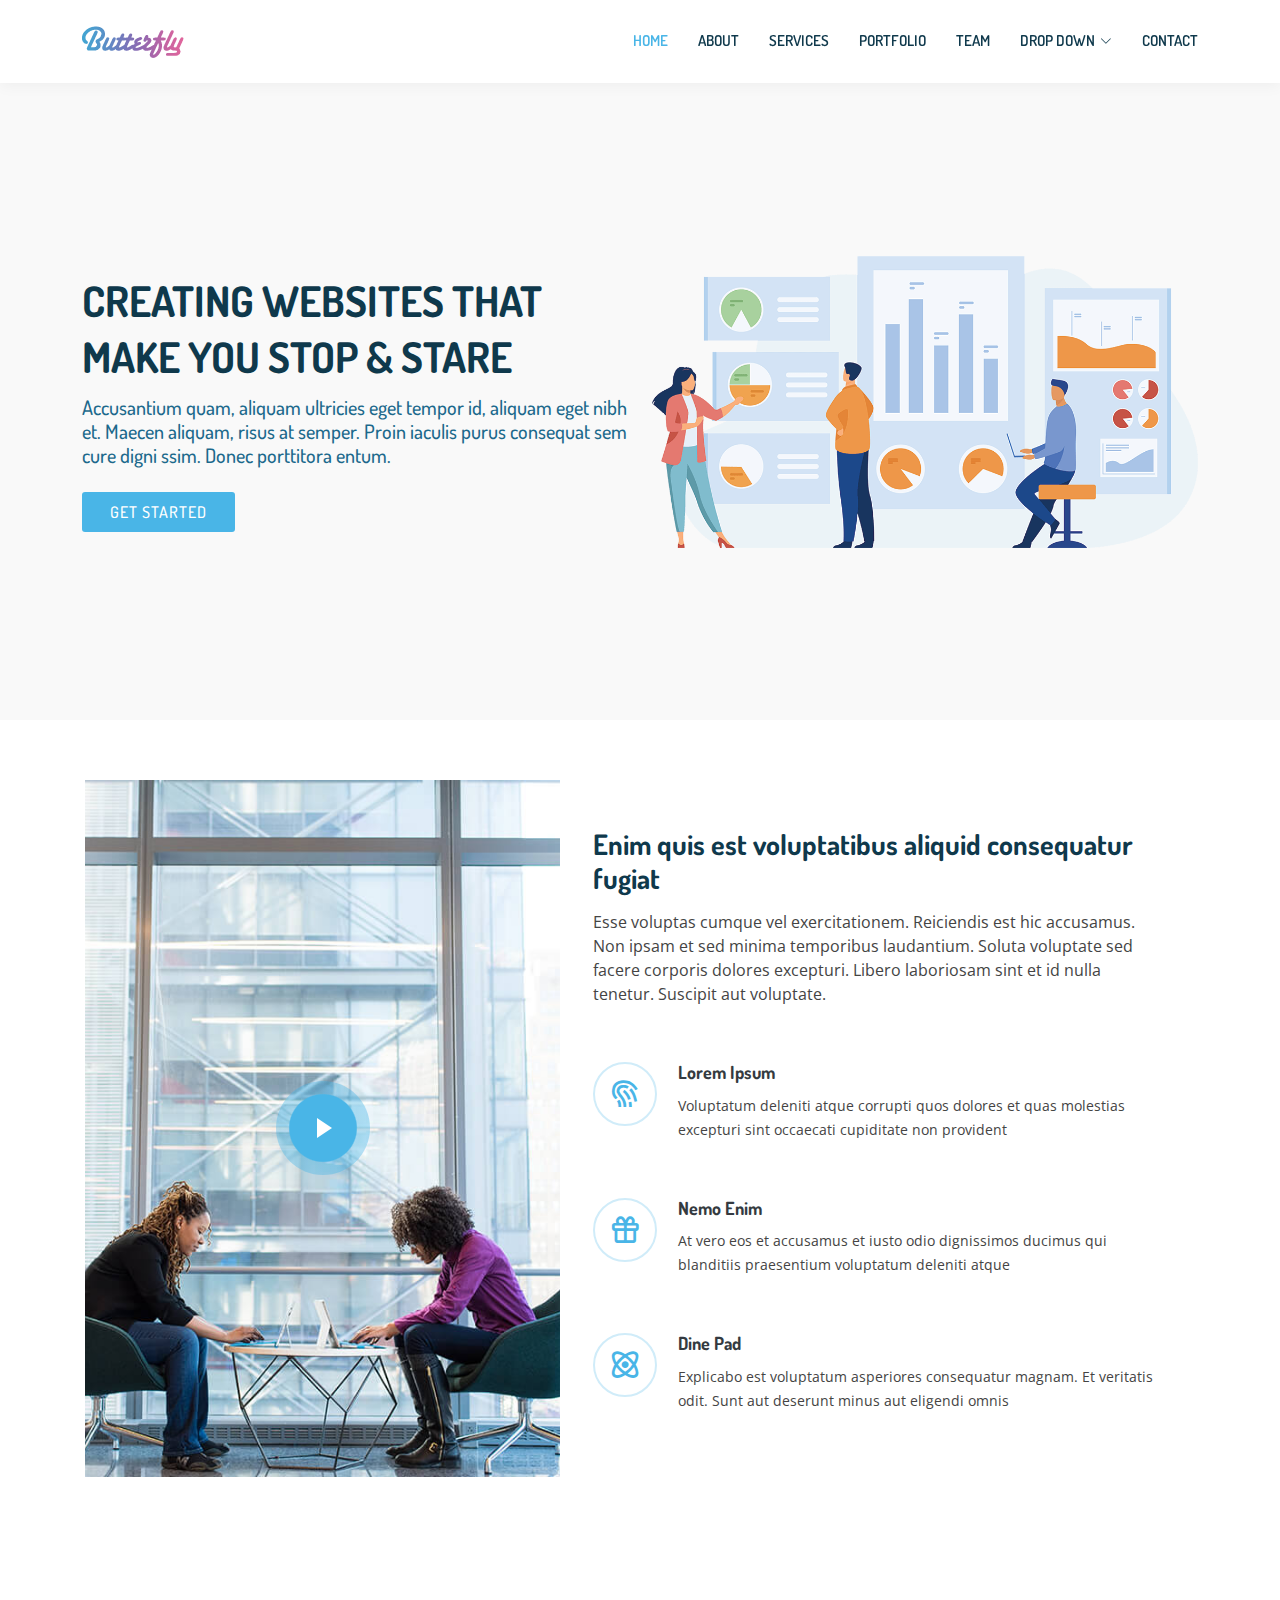
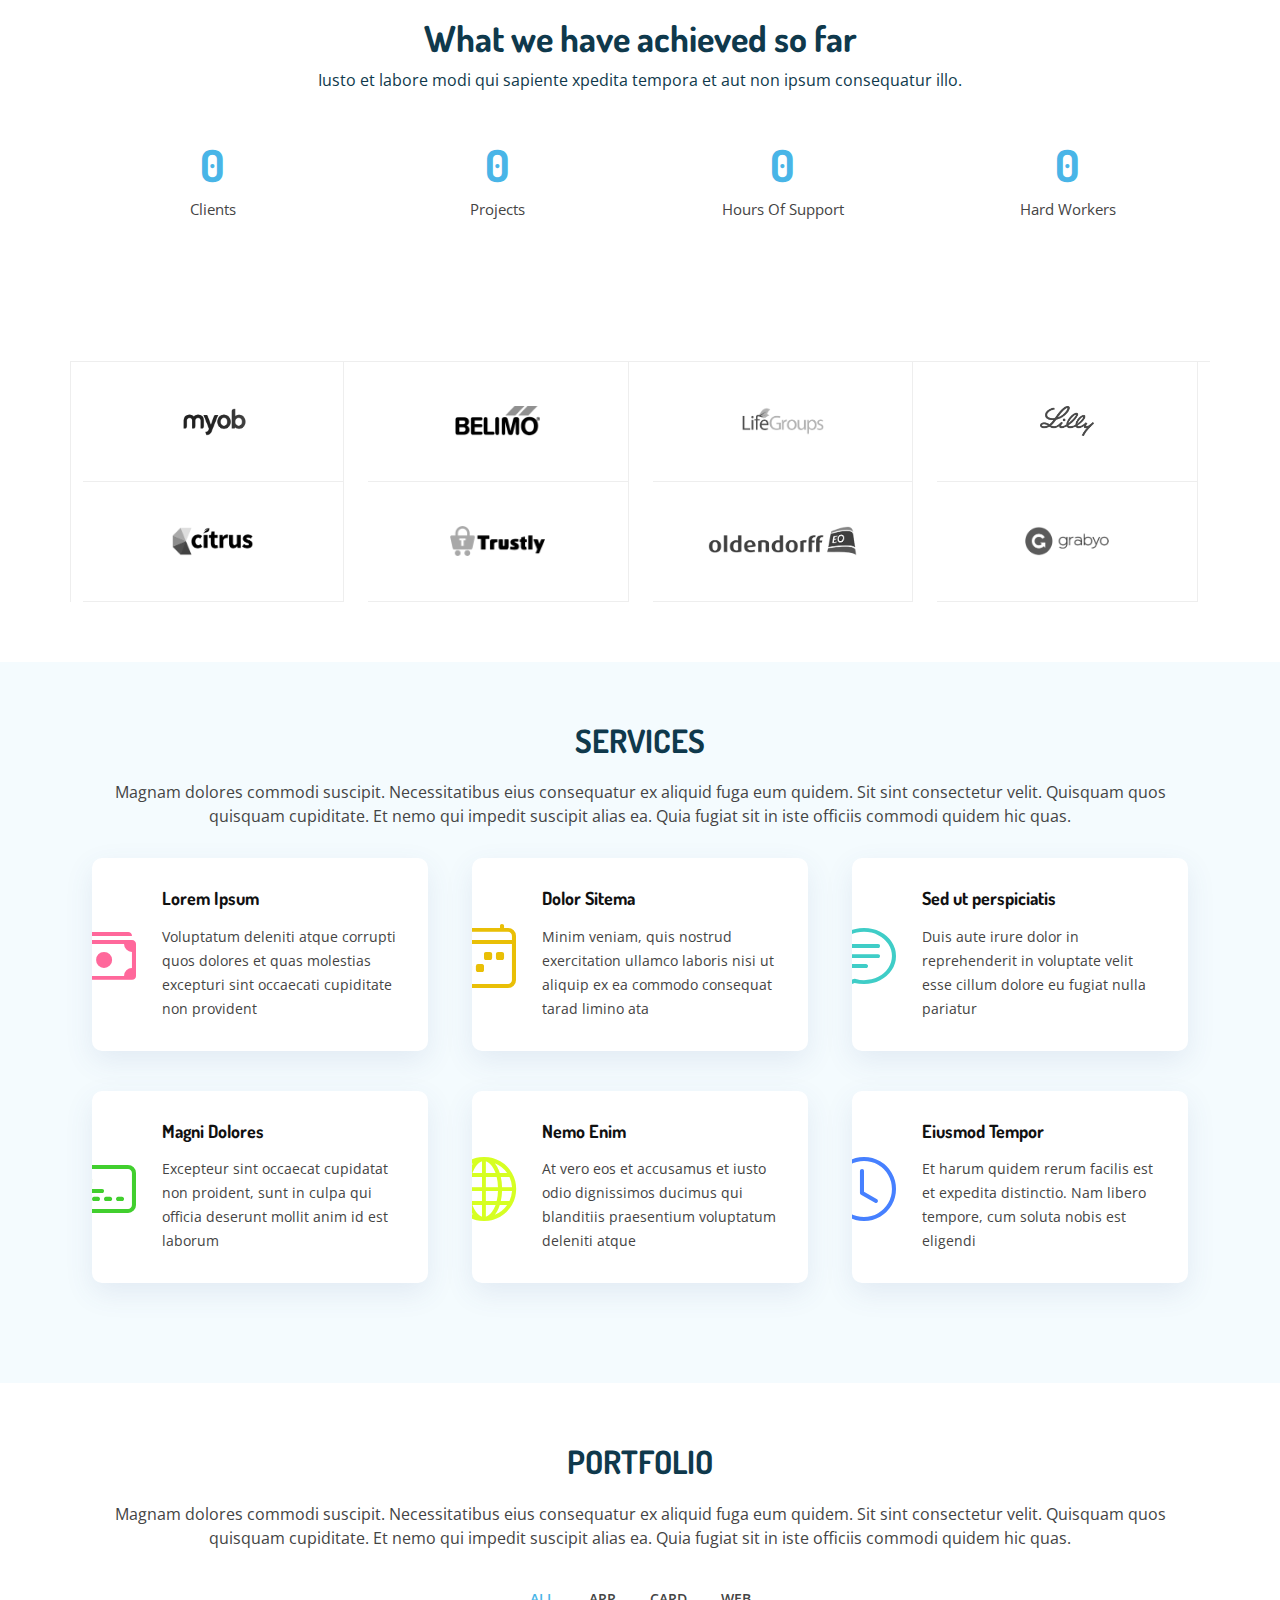
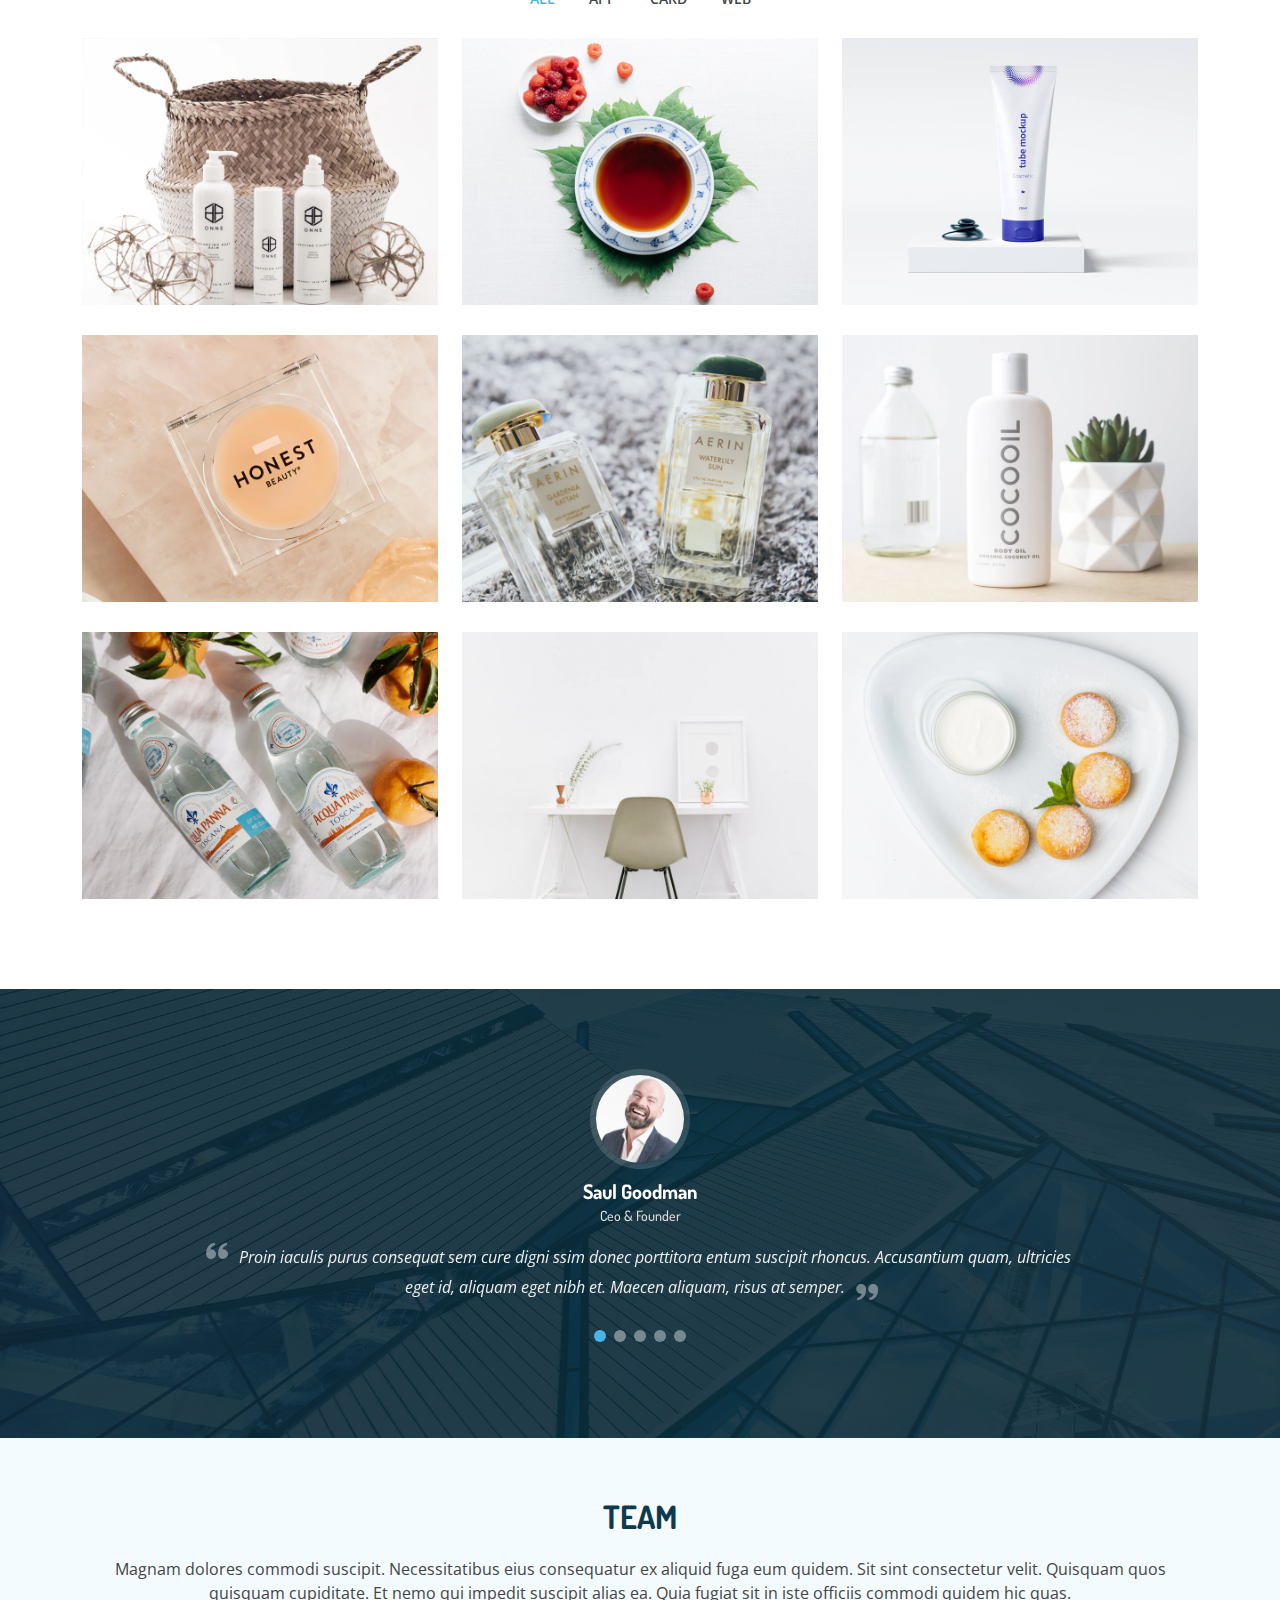
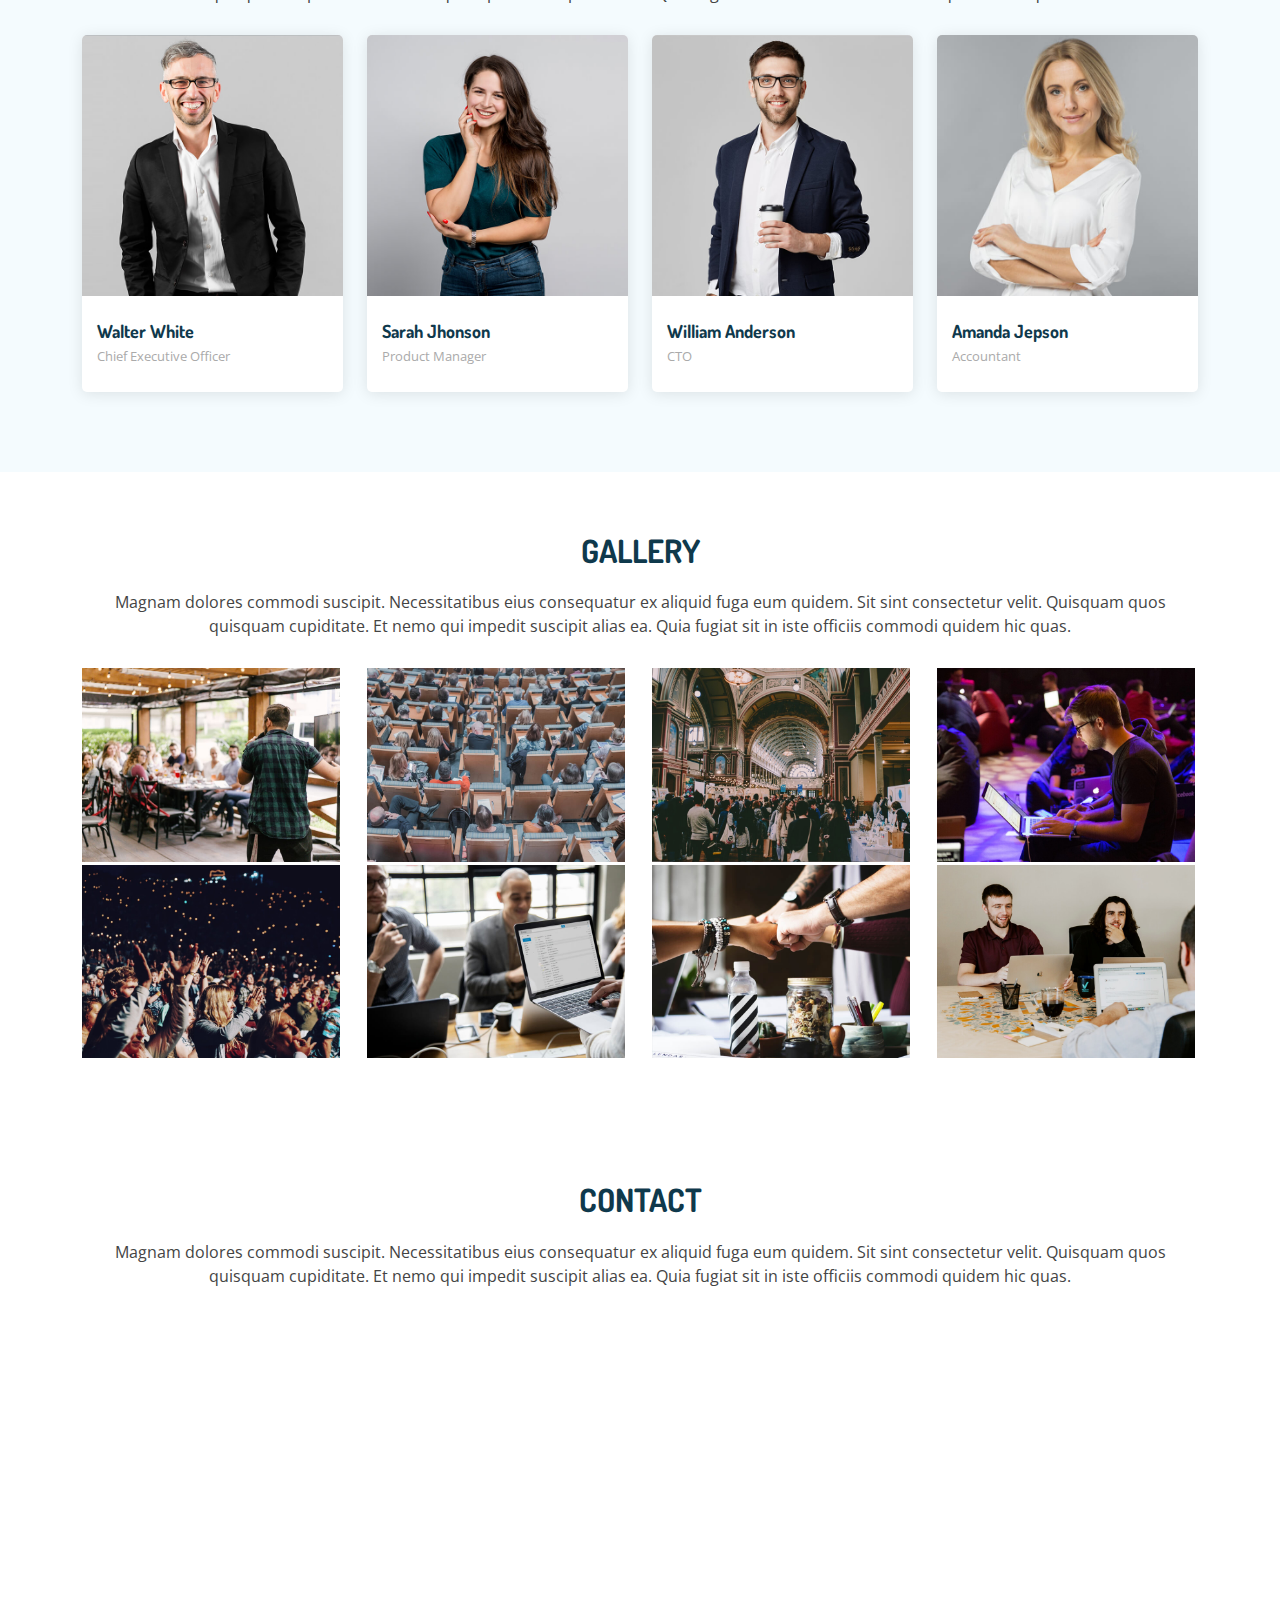
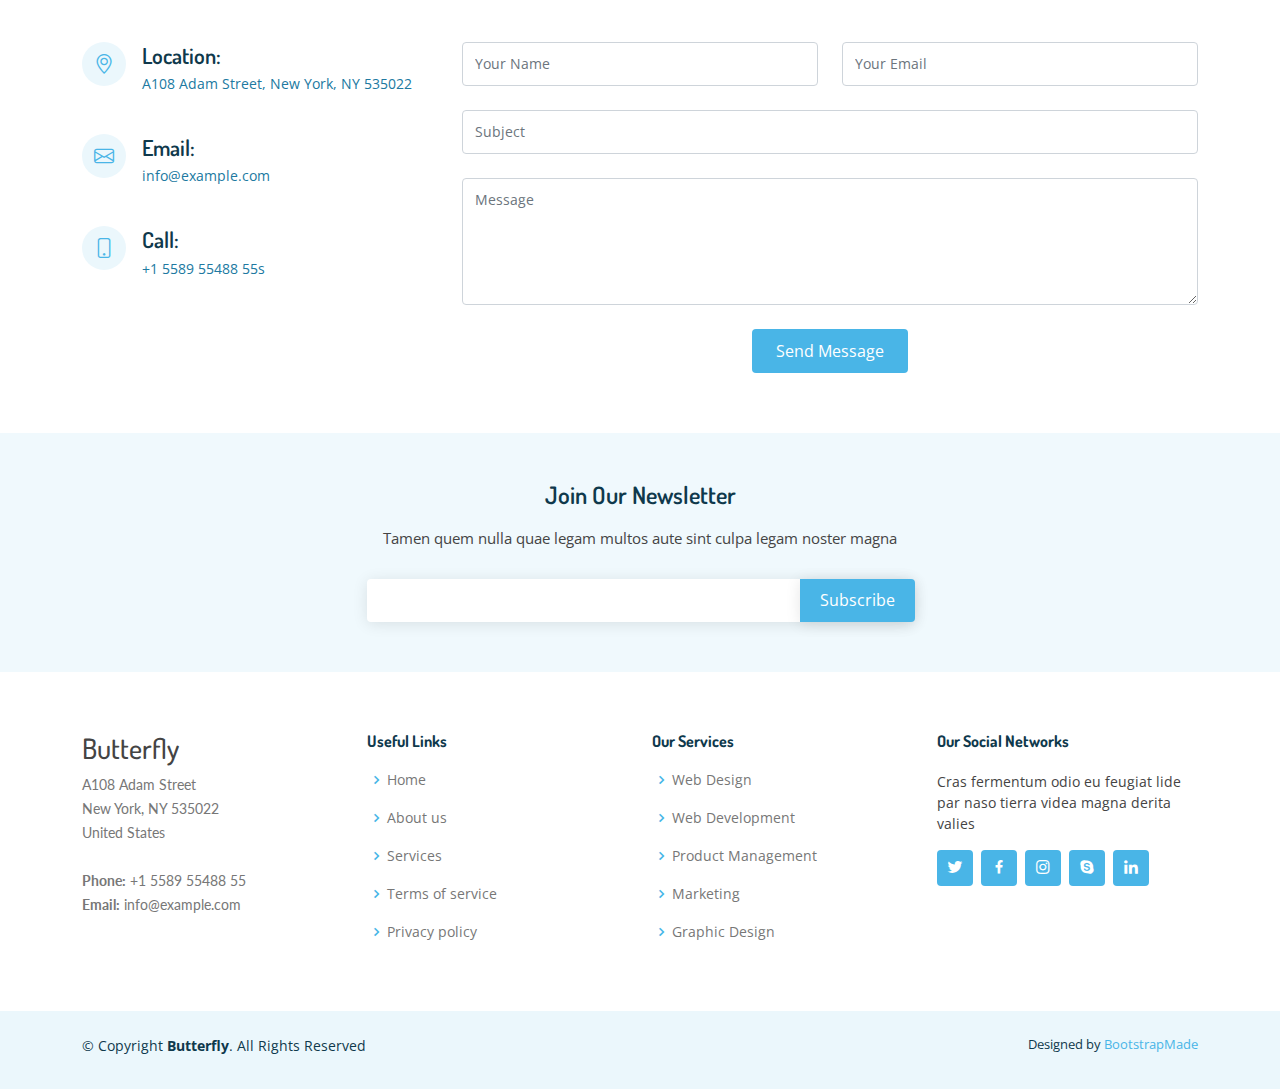
<file: Butterfly/index.html>
<!DOCTYPE html>
<html lang="en">

<head>
  <meta charset="utf-8">
  <meta content="width=device-width, initial-scale=1.0" name="viewport">

  <title>Butterfly Bootstrap Template - Index</title>
  <meta content="" name="description">
  <meta content="" name="keywords">

  <!-- Favicons -->
  <link href="assets/img/favicon.png" rel="icon">
  <link href="assets/img/apple-touch-icon.png" rel="apple-touch-icon">

  <!-- Google Fonts -->
  <link href="https://fonts.googleapis.com/css?family=Open+Sans:300,300i,400,400i,600,600i,700,700i|Dosis:300,400,500,,600,700,700i|Lato:300,300i,400,400i,700,700i" rel="stylesheet">

  <!-- Vendor CSS Files -->
  <link href="assets/vendor/bootstrap/css/bootstrap.min.css" rel="stylesheet">
  <link href="assets/vendor/bootstrap-icons/bootstrap-icons.css" rel="stylesheet">
  <link href="assets/vendor/boxicons/css/boxicons.min.css" rel="stylesheet">
  <link href="assets/vendor/glightbox/css/glightbox.min.css" rel="stylesheet">
  <link href="assets/vendor/swiper/swiper-bundle.min.css" rel="stylesheet">

  <!-- Template Main CSS File -->
  <link href="assets/css/style.css" rel="stylesheet">

  <!-- =======================================================
  * Template Name: Butterfly - v4.8.1
  * Template URL: https://bootstrapmade.com/butterfly-free-bootstrap-theme/
  * Author: BootstrapMade.com
  * License: https://bootstrapmade.com/license/
  ======================================================== -->
</head>

<body>

  <!-- ======= Header ======= -->
  <header id="header" class="fixed-top">
    <div class="container d-flex align-items-center justify-content-between">

      <a href="index.html" class="logo"><img src="assets/img/logo.png" alt="" class="img-fluid"></a>
      <!-- Uncomment below if you prefer to use text as a logo -->
      <!-- <h1 class="logo"><a href="index.html">Butterfly</a></h1> -->

      <nav id="navbar" class="navbar">
        <ul>
          <li><a class="nav-link scrollto active" href="#hero">Home</a></li>
          <li><a class="nav-link scrollto" href="#about">About</a></li>
          <li><a class="nav-link scrollto" href="#services">Services</a></li>
          <li><a class="nav-link scrollto " href="#portfolio">Portfolio</a></li>
          <li><a class="nav-link scrollto" href="#team">Team</a></li>
          <li class="dropdown"><a href="#"><span>Drop Down</span> <i class="bi bi-chevron-down"></i></a>
            <ul>
              <li><a href="#">Drop Down 1</a></li>
              <li class="dropdown"><a href="#"><span>Deep Drop Down</span> <i class="bi bi-chevron-right"></i></a>
                <ul>
                  <li><a href="#">Deep Drop Down 1</a></li>
                  <li><a href="#">Deep Drop Down 2</a></li>
                  <li><a href="#">Deep Drop Down 3</a></li>
                  <li><a href="#">Deep Drop Down 4</a></li>
                  <li><a href="#">Deep Drop Down 5</a></li>
                </ul>
              </li>
              <li><a href="#">Drop Down 2</a></li>
              <li><a href="#">Drop Down 3</a></li>
              <li><a href="#">Drop Down 4</a></li>
            </ul>
          </li>
          <li><a class="nav-link scrollto" href="#contact">Contact</a></li>
        </ul>
        <i class="bi bi-list mobile-nav-toggle"></i>
      </nav><!-- .navbar -->

    </div>
  </header><!-- End Header -->

  <!-- ======= Hero Section ======= -->
  <section id="hero" class="d-flex align-items-center">

    <div class="container">
      <div class="row">
        <div class="col-lg-6 pt-4 pt-lg-0 order-2 order-lg-1 d-flex flex-column justify-content-center">
          <h1>Creating websites that make you stop & stare</h1>
          <h2>Accusantium quam, aliquam ultricies eget tempor id, aliquam eget nibh et. Maecen aliquam, risus at semper. Proin iaculis purus consequat sem cure digni ssim. Donec porttitora entum.</h2>
          <div><a href="#about" class="btn-get-started scrollto">Get Started</a></div>
        </div>
        <div class="col-lg-6 order-1 order-lg-2 hero-img">
          <img src="assets/img/hero-img.png" class="img-fluid" alt="">
        </div>
      </div>
    </div>

  </section><!-- End Hero -->

  <main id="main">

    <!-- ======= About Section ======= -->
    <section id="about" class="about">
      <div class="container">

        <div class="row">
          <div class="col-xl-5 col-lg-6 d-flex justify-content-center video-box align-items-stretch position-relative">
            <a href="https://www.youtube.com/watch?v=jDDaplaOz7Q" class="glightbox play-btn mb-4"></a>
          </div>

          <div class="col-xl-7 col-lg-6 icon-boxes d-flex flex-column align-items-stretch justify-content-center py-5 px-lg-5">
            <h3>Enim quis est voluptatibus aliquid consequatur fugiat</h3>
            <p>Esse voluptas cumque vel exercitationem. Reiciendis est hic accusamus. Non ipsam et sed minima temporibus laudantium. Soluta voluptate sed facere corporis dolores excepturi. Libero laboriosam sint et id nulla tenetur. Suscipit aut voluptate.</p>

            <div class="icon-box">
              <div class="icon"><i class="bx bx-fingerprint"></i></div>
              <h4 class="title"><a href="">Lorem Ipsum</a></h4>
              <p class="description">Voluptatum deleniti atque corrupti quos dolores et quas molestias excepturi sint occaecati cupiditate non provident</p>
            </div>

            <div class="icon-box">
              <div class="icon"><i class="bx bx-gift"></i></div>
              <h4 class="title"><a href="">Nemo Enim</a></h4>
              <p class="description">At vero eos et accusamus et iusto odio dignissimos ducimus qui blanditiis praesentium voluptatum deleniti atque</p>
            </div>

            <div class="icon-box">
              <div class="icon"><i class="bx bx-atom"></i></div>
              <h4 class="title"><a href="">Dine Pad</a></h4>
              <p class="description">Explicabo est voluptatum asperiores consequatur magnam. Et veritatis odit. Sunt aut deserunt minus aut eligendi omnis</p>
            </div>

          </div>
        </div>

      </div>
    </section><!-- End About Section -->

    <!-- ======= Counts Section ======= -->
    <section id="counts" class="counts">
      <div class="container">

        <div class="text-center title">
          <h3>What we have achieved so far</h3>
          <p>Iusto et labore modi qui sapiente xpedita tempora et aut non ipsum consequatur illo.</p>
        </div>

        <div class="row counters position-relative">

          <div class="col-lg-3 col-6 text-center">
            <span data-purecounter-start="0" data-purecounter-end="232" data-purecounter-duration="1" class="purecounter"></span>
            <p>Clients</p>
          </div>

          <div class="col-lg-3 col-6 text-center">
            <span data-purecounter-start="0" data-purecounter-end="521" data-purecounter-duration="1" class="purecounter"></span>
            <p>Projects</p>
          </div>

          <div class="col-lg-3 col-6 text-center">
            <span data-purecounter-start="0" data-purecounter-end="1463" data-purecounter-duration="1" class="purecounter"></span>
            <p>Hours Of Support</p>
          </div>

          <div class="col-lg-3 col-6 text-center">
            <span data-purecounter-start="0" data-purecounter-end="15" data-purecounter-duration="1" class="purecounter"></span>
            <p>Hard Workers</p>
          </div>

        </div>

      </div>
    </section><!-- End Counts Section -->

    <!-- ======= Clients Section ======= -->
    <section id="clients" class="clients">
      <div class="container">

        <div class="row no-gutters clients-wrap clearfix wow fadeInUp">

          <div class="col-lg-3 col-md-4 col-6">
            <div class="client-logo">
              <img src="assets/img/clients/client-1.png" class="img-fluid" alt="">
            </div>
          </div>

          <div class="col-lg-3 col-md-4 col-6">
            <div class="client-logo">
              <img src="assets/img/clients/client-2.png" class="img-fluid" alt="">
            </div>
          </div>

          <div class="col-lg-3 col-md-4 col-6">
            <div class="client-logo">
              <img src="assets/img/clients/client-3.png" class="img-fluid" alt="">
            </div>
          </div>

          <div class="col-lg-3 col-md-4 col-6">
            <div class="client-logo">
              <img src="assets/img/clients/client-4.png" class="img-fluid" alt="">
            </div>
          </div>

          <div class="col-lg-3 col-md-4 col-6">
            <div class="client-logo">
              <img src="assets/img/clients/client-5.png" class="img-fluid" alt="">
            </div>
          </div>

          <div class="col-lg-3 col-md-4 col-6">
            <div class="client-logo">
              <img src="assets/img/clients/client-6.png" class="img-fluid" alt="">
            </div>
          </div>

          <div class="col-lg-3 col-md-4 col-6">
            <div class="client-logo">
              <img src="assets/img/clients/client-7.png" class="img-fluid" alt="">
            </div>
          </div>

          <div class="col-lg-3 col-md-4 col-6">
            <div class="client-logo">
              <img src="assets/img/clients/client-8.png" class="img-fluid" alt="">
            </div>
          </div>

        </div>

      </div>
    </section><!-- End Clients Section -->

    <!-- ======= Services Section ======= -->
    <section id="services" class="services section-bg">
      <div class="container">

        <div class="section-title">
          <h2>Services</h2>
          <p>Magnam dolores commodi suscipit. Necessitatibus eius consequatur ex aliquid fuga eum quidem. Sit sint consectetur velit. Quisquam quos quisquam cupiditate. Et nemo qui impedit suscipit alias ea. Quia fugiat sit in iste officiis commodi quidem hic quas.</p>
        </div>

        <div class="row">
          <div class="col-lg-4 col-md-6">
            <div class="icon-box">
              <div class="icon"><i class="bi bi-cash-stack" style="color: #ff689b;"></i></div>
              <h4 class="title"><a href="">Lorem Ipsum</a></h4>
              <p class="description">Voluptatum deleniti atque corrupti quos dolores et quas molestias excepturi sint occaecati cupiditate non provident</p>
            </div>
          </div>
          <div class="col-lg-4 col-md-6">
            <div class="icon-box">
              <div class="icon"><i class="bi bi-calendar4-week" style="color: #e9bf06;"></i></div>
              <h4 class="title"><a href="">Dolor Sitema</a></h4>
              <p class="description">Minim veniam, quis nostrud exercitation ullamco laboris nisi ut aliquip ex ea commodo consequat tarad limino ata</p>
            </div>
          </div>

          <div class="col-lg-4 col-md-6" data-wow-delay="0.1s">
            <div class="icon-box">
              <div class="icon"><i class="bi bi-chat-text" style="color: #3fcdc7;"></i></div>
              <h4 class="title"><a href="">Sed ut perspiciatis</a></h4>
              <p class="description">Duis aute irure dolor in reprehenderit in voluptate velit esse cillum dolore eu fugiat nulla pariatur</p>
            </div>
          </div>
          <div class="col-lg-4 col-md-6" data-wow-delay="0.1s">
            <div class="icon-box">
              <div class="icon"><i class="bi bi-credit-card-2-front" style="color:#41cf2e;"></i></div>
              <h4 class="title"><a href="">Magni Dolores</a></h4>
              <p class="description">Excepteur sint occaecat cupidatat non proident, sunt in culpa qui officia deserunt mollit anim id est laborum</p>
            </div>
          </div>

          <div class="col-lg-4 col-md-6" data-wow-delay="0.2s">
            <div class="icon-box">
              <div class="icon"><i class="bi bi-globe" style="color: #d6ff22;"></i></div>
              <h4 class="title"><a href="">Nemo Enim</a></h4>
              <p class="description">At vero eos et accusamus et iusto odio dignissimos ducimus qui blanditiis praesentium voluptatum deleniti atque</p>
            </div>
          </div>
          <div class="col-lg-4 col-md-6" data-wow-delay="0.2s">
            <div class="icon-box">
              <div class="icon"><i class="bi bi-clock" style="color: #4680ff;"></i></div>
              <h4 class="title"><a href="">Eiusmod Tempor</a></h4>
              <p class="description">Et harum quidem rerum facilis est et expedita distinctio. Nam libero tempore, cum soluta nobis est eligendi</p>
            </div>
          </div>
        </div>

      </div>
    </section><!-- End Services Section -->

    <!-- ======= Portfolio Section ======= -->
    <section id="portfolio" class="portfolio">
      <div class="container">

        <div class="section-title">
          <h2>Portfolio</h2>
          <p>Magnam dolores commodi suscipit. Necessitatibus eius consequatur ex aliquid fuga eum quidem. Sit sint consectetur velit. Quisquam quos quisquam cupiditate. Et nemo qui impedit suscipit alias ea. Quia fugiat sit in iste officiis commodi quidem hic quas.</p>
        </div>

        <div class="row">
          <div class="col-lg-12 d-flex justify-content-center">
            <ul id="portfolio-flters">
              <li data-filter="*" class="filter-active">All</li>
              <li data-filter=".filter-app">App</li>
              <li data-filter=".filter-card">Card</li>
              <li data-filter=".filter-web">Web</li>
            </ul>
          </div>
        </div>

        <div class="row portfolio-container">

          <div class="col-lg-4 col-md-6 portfolio-item filter-app">
            <div class="portfolio-wrap">
              <img src="assets/img/portfolio/portfolio-1.jpg" class="img-fluid" alt="">
              <div class="portfolio-info">
                <h4>App 1</h4>
                <p>App</p>
                <div class="portfolio-links">
                  <a href="assets/img/portfolio/portfolio-1.jpg" data-gallery="portfolioGallery" class="portfolio-lightbox" title="App 1"><i class="bx bx-plus"></i></a>
                  <a href="portfolio-details.html" title="More Details"><i class="bx bx-link"></i></a>
                </div>
              </div>
            </div>
          </div>

          <div class="col-lg-4 col-md-6 portfolio-item filter-web">
            <div class="portfolio-wrap">
              <img src="assets/img/portfolio/portfolio-2.jpg" class="img-fluid" alt="">
              <div class="portfolio-info">
                <h4>Web 3</h4>
                <p>Web</p>
                <div class="portfolio-links">
                  <a href="assets/img/portfolio/portfolio-2.jpg" data-gallery="portfolioGallery" class="portfolio-lightbox" title="Web 3"><i class="bx bx-plus"></i></a>
                  <a href="portfolio-details.html" title="More Details"><i class="bx bx-link"></i></a>
                </div>
              </div>
            </div>
          </div>

          <div class="col-lg-4 col-md-6 portfolio-item filter-app">
            <div class="portfolio-wrap">
              <img src="assets/img/portfolio/portfolio-3.jpg" class="img-fluid" alt="">
              <div class="portfolio-info">
                <h4>App 2</h4>
                <p>App</p>
                <div class="portfolio-links">
                  <a href="assets/img/portfolio/portfolio-3.jpg" data-gallery="portfolioGallery" class="portfolio-lightbox" title="App 2"><i class="bx bx-plus"></i></a>
                  <a href="portfolio-details.html" title="More Details"><i class="bx bx-link"></i></a>
                </div>
              </div>
            </div>
          </div>

          <div class="col-lg-4 col-md-6 portfolio-item filter-card">
            <div class="portfolio-wrap">
              <img src="assets/img/portfolio/portfolio-4.jpg" class="img-fluid" alt="">
              <div class="portfolio-info">
                <h4>Card 2</h4>
                <p>Card</p>
                <div class="portfolio-links">
                  <a href="assets/img/portfolio/portfolio-4.jpg" data-gallery="portfolioGallery" class="portfolio-lightbox" title="Card 2"><i class="bx bx-plus"></i></a>
                  <a href="portfolio-details.html" title="More Details"><i class="bx bx-link"></i></a>
                </div>
              </div>
            </div>
          </div>

          <div class="col-lg-4 col-md-6 portfolio-item filter-web">
            <div class="portfolio-wrap">
              <img src="assets/img/portfolio/portfolio-5.jpg" class="img-fluid" alt="">
              <div class="portfolio-info">
                <h4>Web 2</h4>
                <p>Web</p>
                <div class="portfolio-links">
                  <a href="assets/img/portfolio/portfolio-5.jpg" data-gallery="portfolioGallery" class="portfolio-lightbox" title="Web 2"><i class="bx bx-plus"></i></a>
                  <a href="portfolio-details.html" title="More Details"><i class="bx bx-link"></i></a>
                </div>
              </div>
            </div>
          </div>

          <div class="col-lg-4 col-md-6 portfolio-item filter-app">
            <div class="portfolio-wrap">
              <img src="assets/img/portfolio/portfolio-6.jpg" class="img-fluid" alt="">
              <div class="portfolio-info">
                <h4>App 3</h4>
                <p>App</p>
                <div class="portfolio-links">
                  <a href="assets/img/portfolio/portfolio-6.jpg" data-gallery="portfolioGallery" class="portfolio-lightbox" title="App 3"><i class="bx bx-plus"></i></a>
                  <a href="portfolio-details.html" title="More Details"><i class="bx bx-link"></i></a>
                </div>
              </div>
            </div>
          </div>

          <div class="col-lg-4 col-md-6 portfolio-item filter-card">
            <div class="portfolio-wrap">
              <img src="assets/img/portfolio/portfolio-7.jpg" class="img-fluid" alt="">
              <div class="portfolio-info">
                <h4>Card 1</h4>
                <p>Card</p>
                <div class="portfolio-links">
                  <a href="assets/img/portfolio/portfolio-7.jpg" data-gallery="portfolioGallery" class="portfolio-lightbox" title="Card 1"><i class="bx bx-plus"></i></a>
                  <a href="portfolio-details.html" title="More Details"><i class="bx bx-link"></i></a>
                </div>
              </div>
            </div>
          </div>

          <div class="col-lg-4 col-md-6 portfolio-item filter-card">
            <div class="portfolio-wrap">
              <img src="assets/img/portfolio/portfolio-8.jpg" class="img-fluid" alt="">
              <div class="portfolio-info">
                <h4>Card 3</h4>
                <p>Card</p>
                <div class="portfolio-links">
                  <a href="assets/img/portfolio/portfolio-8.jpg" data-gallery="portfolioGallery" class="portfolio-lightbox" title="Card 3"><i class="bx bx-plus"></i></a>
                  <a href="portfolio-details.html" title="More Details"><i class="bx bx-link"></i></a>
                </div>
              </div>
            </div>
          </div>

          <div class="col-lg-4 col-md-6 portfolio-item filter-web">
            <div class="portfolio-wrap">
              <img src="assets/img/portfolio/portfolio-9.jpg" class="img-fluid" alt="">
              <div class="portfolio-info">
                <h4>Web 3</h4>
                <p>Web</p>
                <div class="portfolio-links">
                  <a href="assets/img/portfolio/portfolio-9.jpg" data-gallery="portfolioGallery" class="portfolio-lightbox" title="Web 3"><i class="bx bx-plus"></i></a>
                  <a href="portfolio-details.html" title="More Details"><i class="bx bx-link"></i></a>
                </div>
              </div>
            </div>
          </div>

        </div>

      </div>
    </section><!-- End Portfolio Section -->

    <!-- ======= Testimonials Section ======= -->
    <section id="testimonials" class="testimonials">
      <div class="container position-relative">

        <div class="testimonials-slider swiper" data-aos="fade-up" data-aos-delay="100">
          <div class="swiper-wrapper">

            <div class="swiper-slide">
              <div class="testimonial-item">
                <img src="assets/img/testimonials/testimonials-1.jpg" class="testimonial-img" alt="">
                <h3>Saul Goodman</h3>
                <h4>Ceo &amp; Founder</h4>
                <p>
                  <i class="bx bxs-quote-alt-left quote-icon-left"></i>
                  Proin iaculis purus consequat sem cure digni ssim donec porttitora entum suscipit rhoncus. Accusantium quam, ultricies eget id, aliquam eget nibh et. Maecen aliquam, risus at semper.
                  <i class="bx bxs-quote-alt-right quote-icon-right"></i>
                </p>
              </div>
            </div><!-- End testimonial item -->

            <div class="swiper-slide">
              <div class="testimonial-item">
                <img src="assets/img/testimonials/testimonials-2.jpg" class="testimonial-img" alt="">
                <h3>Sara Wilsson</h3>
                <h4>Designer</h4>
                <p>
                  <i class="bx bxs-quote-alt-left quote-icon-left"></i>
                  Export tempor illum tamen malis malis eram quae irure esse labore quem cillum quid cillum eram malis quorum velit fore eram velit sunt aliqua noster fugiat irure amet legam anim culpa.
                  <i class="bx bxs-quote-alt-right quote-icon-right"></i>
                </p>
              </div>
            </div><!-- End testimonial item -->

            <div class="swiper-slide">
              <div class="testimonial-item">
                <img src="assets/img/testimonials/testimonials-3.jpg" class="testimonial-img" alt="">
                <h3>Jena Karlis</h3>
                <h4>Store Owner</h4>
                <p>
                  <i class="bx bxs-quote-alt-left quote-icon-left"></i>
                  Enim nisi quem export duis labore cillum quae magna enim sint quorum nulla quem veniam duis minim tempor labore quem eram duis noster aute amet eram fore quis sint minim.
                  <i class="bx bxs-quote-alt-right quote-icon-right"></i>
                </p>
              </div>
            </div><!-- End testimonial item -->

            <div class="swiper-slide">
              <div class="testimonial-item">
                <img src="assets/img/testimonials/testimonials-4.jpg" class="testimonial-img" alt="">
                <h3>Matt Brandon</h3>
                <h4>Freelancer</h4>
                <p>
                  <i class="bx bxs-quote-alt-left quote-icon-left"></i>
                  Fugiat enim eram quae cillum dolore dolor amet nulla culpa multos export minim fugiat minim velit minim dolor enim duis veniam ipsum anim magna sunt elit fore quem dolore labore illum veniam.
                  <i class="bx bxs-quote-alt-right quote-icon-right"></i>
                </p>
              </div>
            </div><!-- End testimonial item -->

            <div class="swiper-slide">
              <div class="testimonial-item">
                <img src="assets/img/testimonials/testimonials-5.jpg" class="testimonial-img" alt="">
                <h3>John Larson</h3>
                <h4>Entrepreneur</h4>
                <p>
                  <i class="bx bxs-quote-alt-left quote-icon-left"></i>
                  Quis quorum aliqua sint quem legam fore sunt eram irure aliqua veniam tempor noster veniam enim culpa labore duis sunt culpa nulla illum cillum fugiat legam esse veniam culpa fore nisi cillum quid.
                  <i class="bx bxs-quote-alt-right quote-icon-right"></i>
                </p>
              </div>
            </div><!-- End testimonial item -->

          </div>
          <div class="swiper-pagination"></div>
        </div>

      </div>
    </section><!-- End Testimonials Section -->

    <!-- ======= Team Section ======= -->
    <section id="team" class="team section-bg">
      <div class="container">

        <div class="section-title">
          <h2>Team</h2>
          <p>Magnam dolores commodi suscipit. Necessitatibus eius consequatur ex aliquid fuga eum quidem. Sit sint consectetur velit. Quisquam quos quisquam cupiditate. Et nemo qui impedit suscipit alias ea. Quia fugiat sit in iste officiis commodi quidem hic quas.</p>
        </div>

        <div class="row">

          <div class="col-lg-3 col-md-6 d-flex align-items-stretch">
            <div class="member">
              <div class="member-img">
                <img src="assets/img/team/team-1.jpg" class="img-fluid" alt="">
                <div class="social">
                  <a href=""><i class="bi bi-twitter"></i></a>
                  <a href=""><i class="bi bi-facebook"></i></a>
                  <a href=""><i class="bi bi-instagram"></i></a>
                  <a href=""><i class="bi bi-linkedin"></i></a>
                </div>
              </div>
              <div class="member-info">
                <h4>Walter White</h4>
                <span>Chief Executive Officer</span>
              </div>
            </div>
          </div>

          <div class="col-lg-3 col-md-6 d-flex align-items-stretch">
            <div class="member">
              <div class="member-img">
                <img src="assets/img/team/team-2.jpg" class="img-fluid" alt="">
                <div class="social">
                  <a href=""><i class="bi bi-twitter"></i></a>
                  <a href=""><i class="bi bi-facebook"></i></a>
                  <a href=""><i class="bi bi-instagram"></i></a>
                  <a href=""><i class="bi bi-linkedin"></i></a>
                </div>
              </div>
              <div class="member-info">
                <h4>Sarah Jhonson</h4>
                <span>Product Manager</span>
              </div>
            </div>
          </div>

          <div class="col-lg-3 col-md-6 d-flex align-items-stretch">
            <div class="member">
              <div class="member-img">
                <img src="assets/img/team/team-3.jpg" class="img-fluid" alt="">
                <div class="social">
                  <a href=""><i class="bi bi-twitter"></i></a>
                  <a href=""><i class="bi bi-facebook"></i></a>
                  <a href=""><i class="bi bi-instagram"></i></a>
                  <a href=""><i class="bi bi-linkedin"></i></a>
                </div>
              </div>
              <div class="member-info">
                <h4>William Anderson</h4>
                <span>CTO</span>
              </div>
            </div>
          </div>

          <div class="col-lg-3 col-md-6 d-flex align-items-stretch">
            <div class="member">
              <div class="member-img">
                <img src="assets/img/team/team-4.jpg" class="img-fluid" alt="">
                <div class="social">
                  <a href=""><i class="bi bi-twitter"></i></a>
                  <a href=""><i class="bi bi-facebook"></i></a>
                  <a href=""><i class="bi bi-instagram"></i></a>
                  <a href=""><i class="bi bi-linkedin"></i></a>
                </div>
              </div>
              <div class="member-info">
                <h4>Amanda Jepson</h4>
                <span>Accountant</span>
              </div>
            </div>
          </div>

        </div>

      </div>
    </section><!-- End Team Section -->

    <!-- ======= Gallery Section ======= -->
    <section id="gallery" class="gallery">
      <div class="container">

        <div class="section-title">
          <h2>Gallery</h2>
          <p>Magnam dolores commodi suscipit. Necessitatibus eius consequatur ex aliquid fuga eum quidem. Sit sint consectetur velit. Quisquam quos quisquam cupiditate. Et nemo qui impedit suscipit alias ea. Quia fugiat sit in iste officiis commodi quidem hic quas.</p>
        </div>

        <div class="row no-gutters">

          <div class="col-lg-3 col-md-4">
            <div class="gallery-item">
              <a href="assets/img/gallery/gallery-1.jpg" class="galleery-lightbox" data-gallery="gallery-item">
                <img src="assets/img/gallery/gallery-1.jpg" alt="" class="img-fluid">
              </a>
            </div>
          </div>

          <div class="col-lg-3 col-md-4">
            <div class="gallery-item">
              <a href="assets/img/gallery/gallery-2.jpg" class="galleery-lightbox" data-gallery="gallery-item">
                <img src="assets/img/gallery/gallery-2.jpg" alt="" class="img-fluid">
              </a>
            </div>
          </div>

          <div class="col-lg-3 col-md-4">
            <div class="gallery-item">
              <a href="assets/img/gallery/gallery-3.jpg" class="galleery-lightbox" data-gallery="gallery-item">
                <img src="assets/img/gallery/gallery-3.jpg" alt="" class="img-fluid">
              </a>
            </div>
          </div>

          <div class="col-lg-3 col-md-4">
            <div class="gallery-item">
              <a href="assets/img/gallery/gallery-4.jpg" class="galleery-lightbox" data-gallery="gallery-item">
                <img src="assets/img/gallery/gallery-4.jpg" alt="" class="img-fluid">
              </a>
            </div>
          </div>

          <div class="col-lg-3 col-md-4">
            <div class="gallery-item">
              <a href="assets/img/gallery/gallery-5.jpg" class="galleery-lightbox" data-gallery="gallery-item">
                <img src="assets/img/gallery/gallery-5.jpg" alt="" class="img-fluid">
              </a>
            </div>
          </div>

          <div class="col-lg-3 col-md-4">
            <div class="gallery-item">
              <a href="assets/img/gallery/gallery-6.jpg" class="galleery-lightbox" data-gallery="gallery-item">
                <img src="assets/img/gallery/gallery-6.jpg" alt="" class="img-fluid">
              </a>
            </div>
          </div>

          <div class="col-lg-3 col-md-4">
            <div class="gallery-item">
              <a href="assets/img/gallery/gallery-7.jpg" class="galleery-lightbox" data-gallery="gallery-item">
                <img src="assets/img/gallery/gallery-7.jpg" alt="" class="img-fluid">
              </a>
            </div>
          </div>

          <div class="col-lg-3 col-md-4">
            <div class="gallery-item">
              <a href="assets/img/gallery/gallery-8.jpg" class="galleery-lightbox" data-gallery="gallery-item">
                <img src="assets/img/gallery/gallery-8.jpg" alt="" class="img-fluid">
              </a>
            </div>
          </div>

        </div>

      </div>
    </section><!-- End Gallery Section -->

    <!-- ======= Contact Section ======= -->
    <section id="contact" class="contact">
      <div class="container">

        <div class="section-title">
          <h2>Contact</h2>
          <p>Magnam dolores commodi suscipit. Necessitatibus eius consequatur ex aliquid fuga eum quidem. Sit sint consectetur velit. Quisquam quos quisquam cupiditate. Et nemo qui impedit suscipit alias ea. Quia fugiat sit in iste officiis commodi quidem hic quas.</p>
        </div>

        <div>
          <iframe style="border:0; width: 100%; height: 270px;" src="https://www.google.com/maps/embed?pb=!1m14!1m8!1m3!1d12097.433213460943!2d-74.0062269!3d40.7101282!3m2!1i1024!2i768!4f13.1!3m3!1m2!1s0x0%3A0xb89d1fe6bc499443!2sDowntown+Conference+Center!5e0!3m2!1smk!2sbg!4v1539943755621" frameborder="0" allowfullscreen></iframe>
        </div>

        <div class="row mt-5">

          <div class="col-lg-4">
            <div class="info">
              <div class="address">
                <i class="bi bi-geo-alt"></i>
                <h4>Location:</h4>
                <p>A108 Adam Street, New York, NY 535022</p>
              </div>

              <div class="email">
                <i class="bi bi-envelope"></i>
                <h4>Email:</h4>
                <p>info@example.com</p>
              </div>

              <div class="phone">
                <i class="bi bi-phone"></i>
                <h4>Call:</h4>
                <p>+1 5589 55488 55s</p>
              </div>

            </div>

          </div>

          <div class="col-lg-8 mt-5 mt-lg-0">

            <form action="forms/contact.php" method="post" role="form" class="php-email-form">
              <div class="row">
                <div class="col-md-6 form-group">
                  <input type="text" name="name" class="form-control" id="name" placeholder="Your Name" required>
                </div>
                <div class="col-md-6 form-group mt-3 mt-md-0">
                  <input type="email" class="form-control" name="email" id="email" placeholder="Your Email" required>
                </div>
              </div>
              <div class="form-group mt-3">
                <input type="text" class="form-control" name="subject" id="subject" placeholder="Subject" required>
              </div>
              <div class="form-group mt-3">
                <textarea class="form-control" name="message" rows="5" placeholder="Message" required></textarea>
              </div>
              <div class="my-3">
                <div class="loading">Loading</div>
                <div class="error-message"></div>
                <div class="sent-message">Your message has been sent. Thank you!</div>
              </div>
              <div class="text-center"><button type="submit">Send Message</button></div>
            </form>

          </div>

        </div>

      </div>
    </section><!-- End Contact Section -->

  </main><!-- End #main -->

  <!-- ======= Footer ======= -->
  <footer id="footer">

    <div class="footer-newsletter">
      <div class="container">
        <div class="row justify-content-center">
          <div class="col-lg-6">
            <h4>Join Our Newsletter</h4>
            <p>Tamen quem nulla quae legam multos aute sint culpa legam noster magna</p>
            <form action="" method="post">
              <input type="email" name="email"><input type="submit" value="Subscribe">
            </form>
          </div>
        </div>
      </div>
    </div>

    <div class="footer-top">
      <div class="container">
        <div class="row">

          <div class="col-lg-3 col-md-6 footer-contact">
            <h3>Butterfly</h3>
            <p>
              A108 Adam Street <br>
              New York, NY 535022<br>
              United States <br><br>
              <strong>Phone:</strong> +1 5589 55488 55<br>
              <strong>Email:</strong> info@example.com<br>
            </p>
          </div>

          <div class="col-lg-3 col-md-6 footer-links">
            <h4>Useful Links</h4>
            <ul>
              <li><i class="bx bx-chevron-right"></i> <a href="#">Home</a></li>
              <li><i class="bx bx-chevron-right"></i> <a href="#">About us</a></li>
              <li><i class="bx bx-chevron-right"></i> <a href="#">Services</a></li>
              <li><i class="bx bx-chevron-right"></i> <a href="#">Terms of service</a></li>
              <li><i class="bx bx-chevron-right"></i> <a href="#">Privacy policy</a></li>
            </ul>
          </div>

          <div class="col-lg-3 col-md-6 footer-links">
            <h4>Our Services</h4>
            <ul>
              <li><i class="bx bx-chevron-right"></i> <a href="#">Web Design</a></li>
              <li><i class="bx bx-chevron-right"></i> <a href="#">Web Development</a></li>
              <li><i class="bx bx-chevron-right"></i> <a href="#">Product Management</a></li>
              <li><i class="bx bx-chevron-right"></i> <a href="#">Marketing</a></li>
              <li><i class="bx bx-chevron-right"></i> <a href="#">Graphic Design</a></li>
            </ul>
          </div>

          <div class="col-lg-3 col-md-6 footer-links">
            <h4>Our Social Networks</h4>
            <p>Cras fermentum odio eu feugiat lide par naso tierra videa magna derita valies</p>
            <div class="social-links mt-3">
              <a href="#" class="twitter"><i class="bx bxl-twitter"></i></a>
              <a href="#" class="facebook"><i class="bx bxl-facebook"></i></a>
              <a href="#" class="instagram"><i class="bx bxl-instagram"></i></a>
              <a href="#" class="google-plus"><i class="bx bxl-skype"></i></a>
              <a href="#" class="linkedin"><i class="bx bxl-linkedin"></i></a>
            </div>
          </div>

        </div>
      </div>
    </div>

    <div class="container py-4">
      <div class="copyright">
        &copy; Copyright <strong><span>Butterfly</span></strong>. All Rights Reserved
      </div>
      <div class="credits">
        <!-- All the links in the footer should remain intact. -->
        <!-- You can delete the links only if you purchased the pro version. -->
        <!-- Licensing information: https://bootstrapmade.com/license/ -->
        <!-- Purchase the pro version with working PHP/AJAX contact form: https://bootstrapmade.com/butterfly-free-bootstrap-theme/ -->
        Designed by <a href="https://bootstrapmade.com/">BootstrapMade</a>
      </div>
    </div>
  </footer><!-- End Footer -->

  <a href="#" class="back-to-top d-flex align-items-center justify-content-center"><i class="bi bi-arrow-up-short"></i></a>

  <!-- Vendor JS Files -->
  <script src="assets/vendor/purecounter/purecounter_vanilla.js"></script>
  <script src="assets/vendor/bootstrap/js/bootstrap.bundle.min.js"></script>
  <script src="assets/vendor/glightbox/js/glightbox.min.js"></script>
  <script src="assets/vendor/isotope-layout/isotope.pkgd.min.js"></script>
  <script src="assets/vendor/swiper/swiper-bundle.min.js"></script>
  <script src="assets/vendor/php-email-form/validate.js"></script>

  <!-- Template Main JS File -->
  <script src="assets/js/main.js"></script>

</body>

</html>
</file>
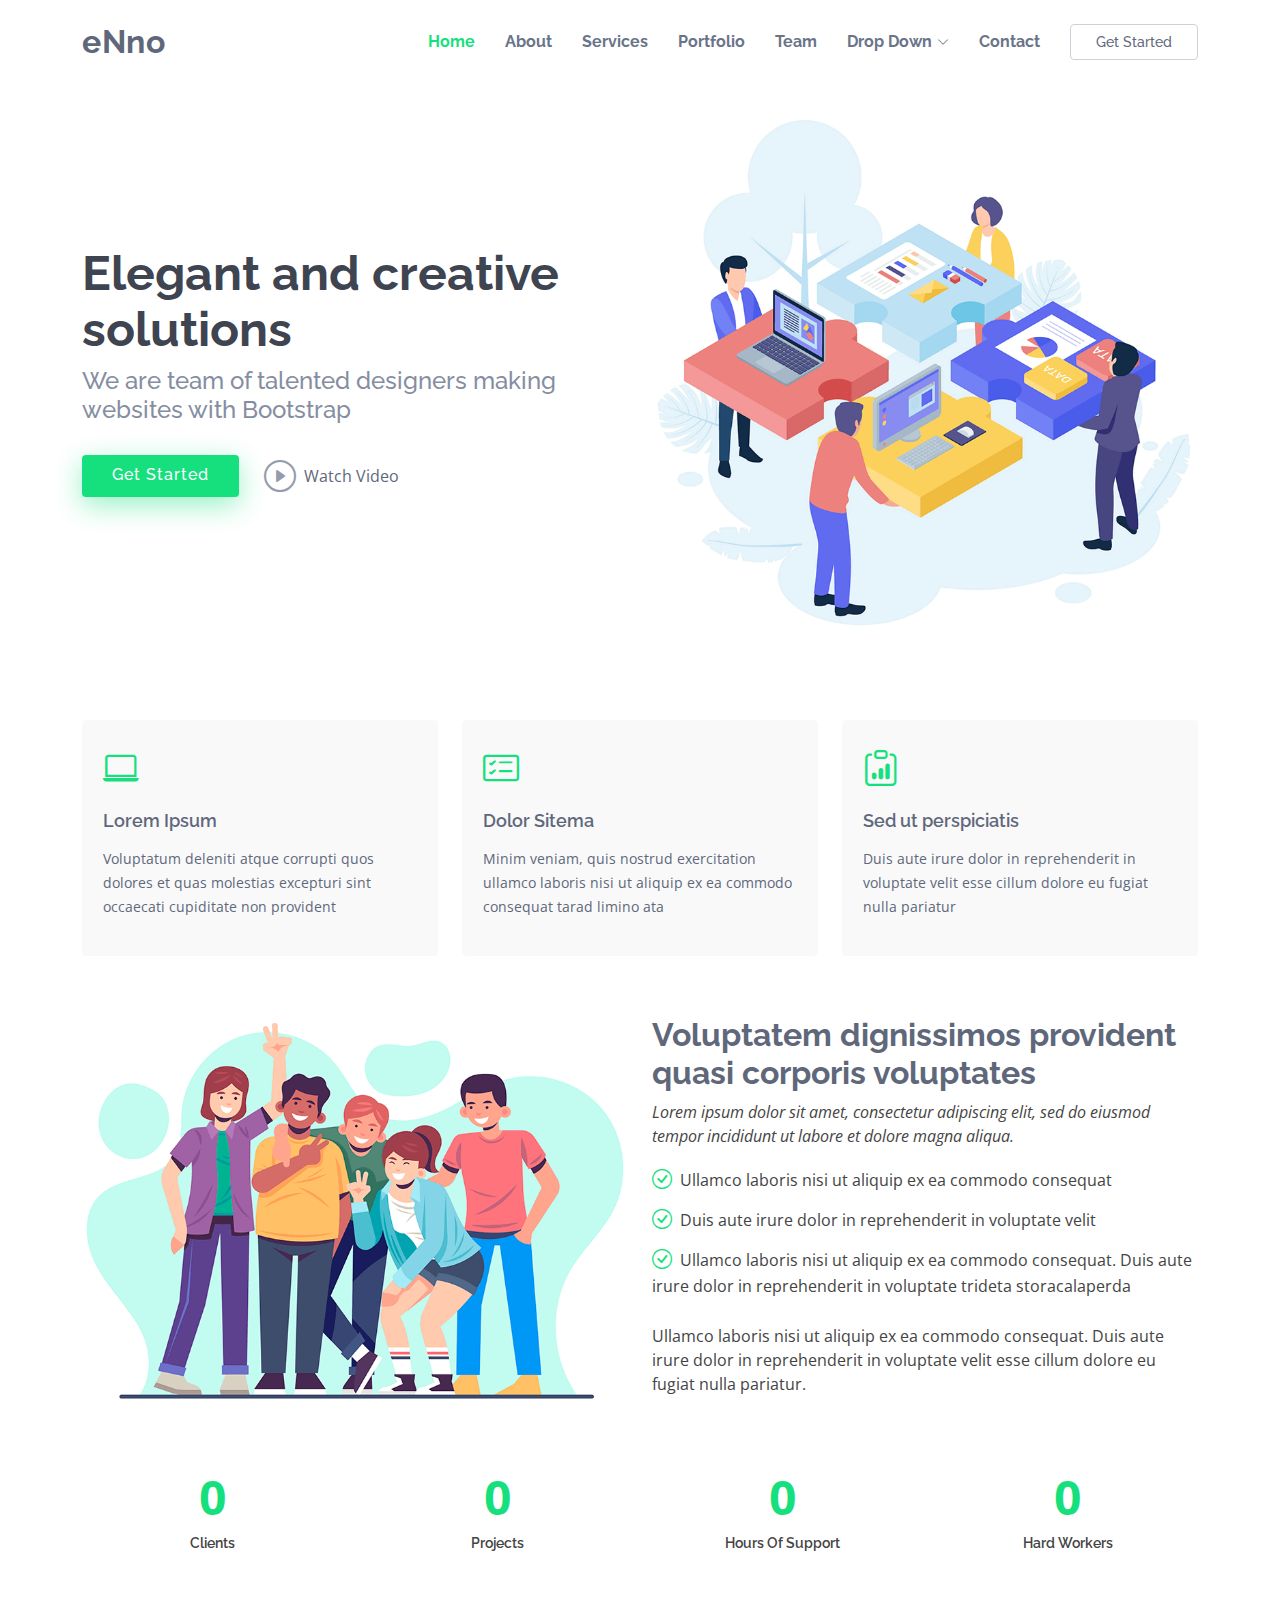
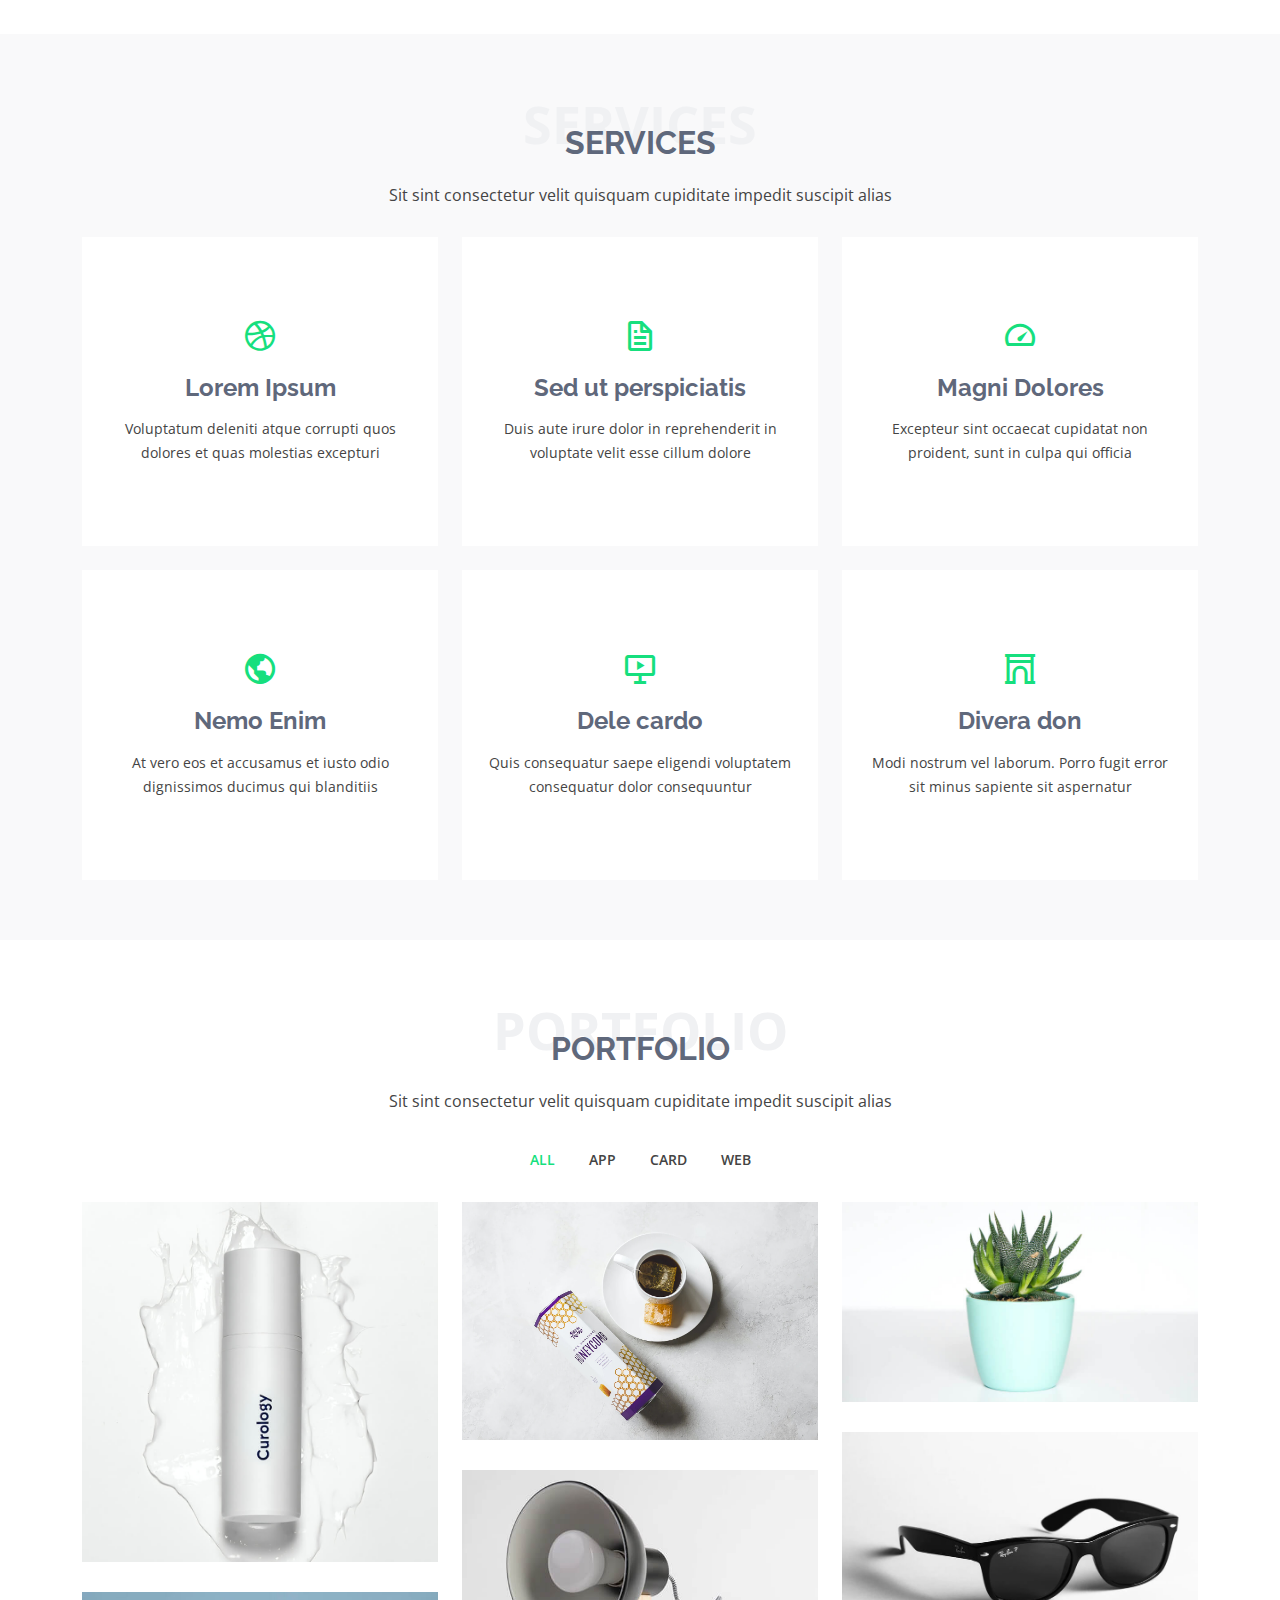
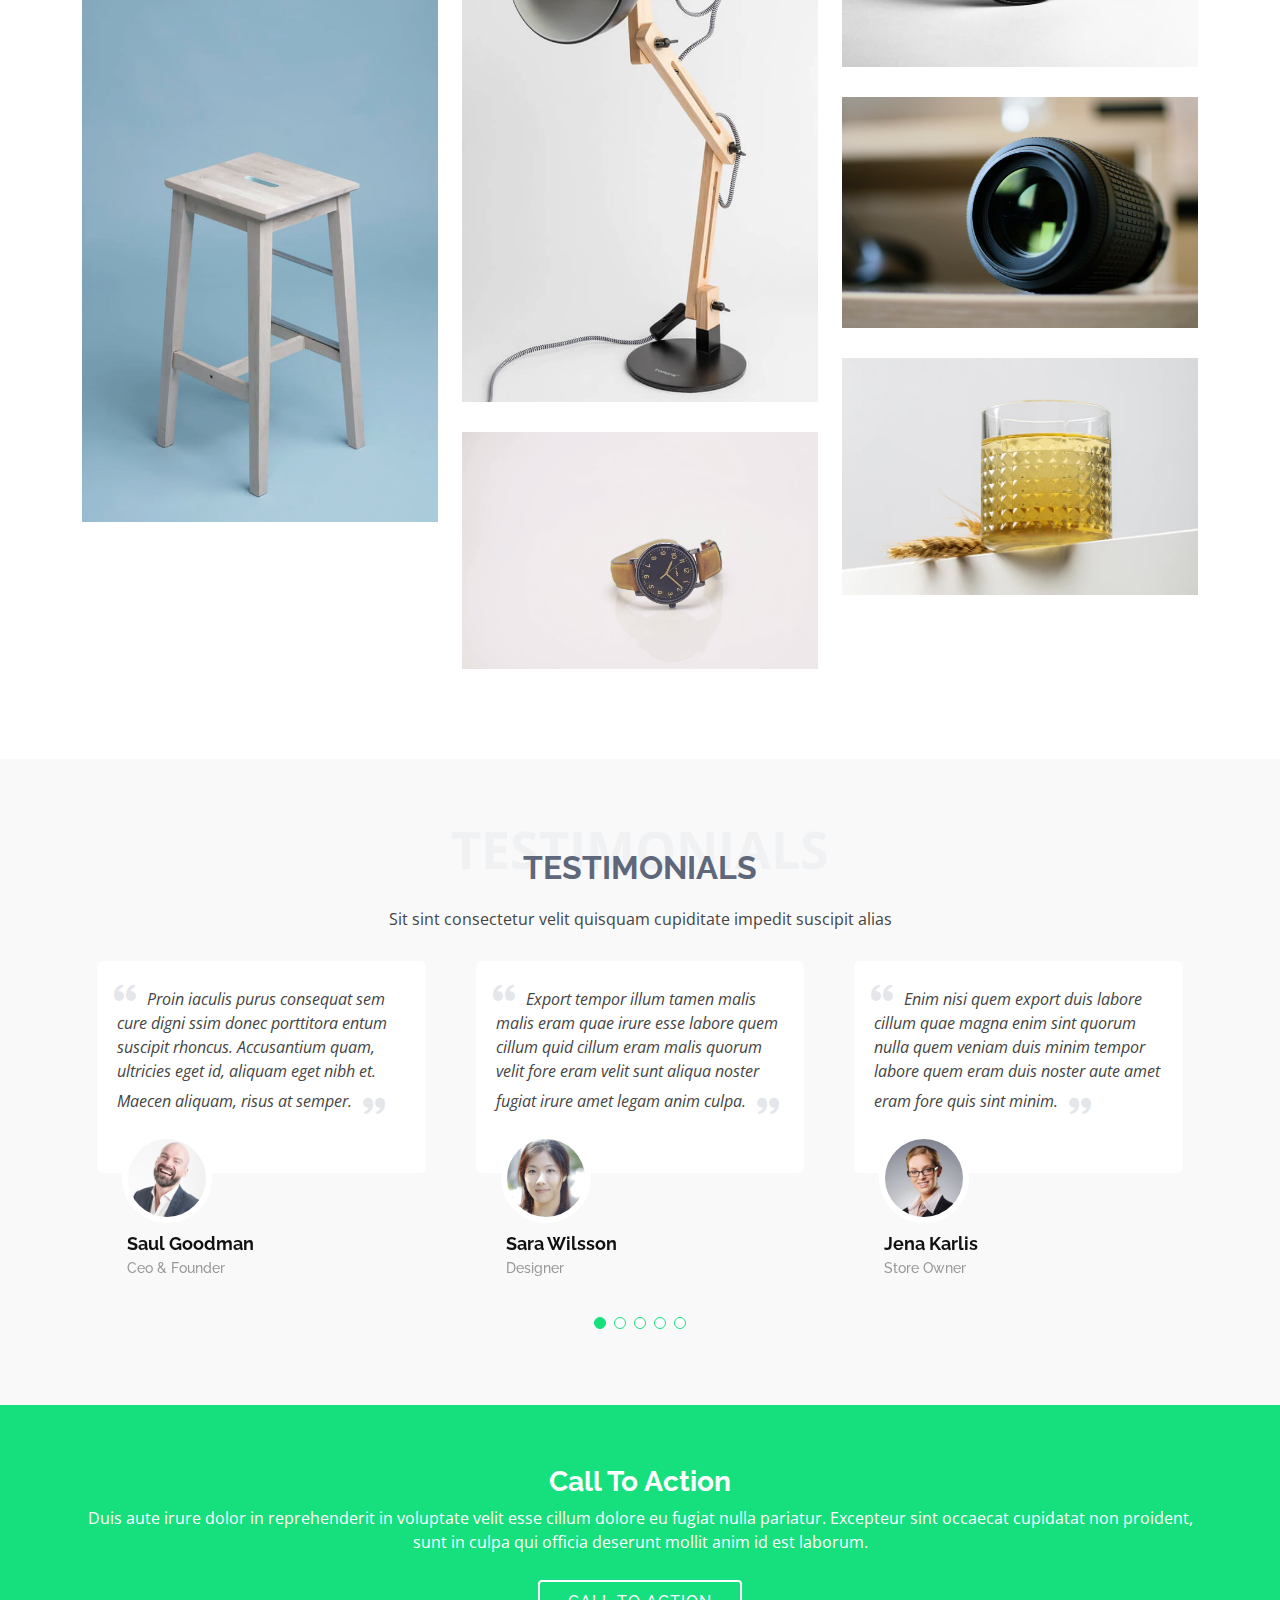
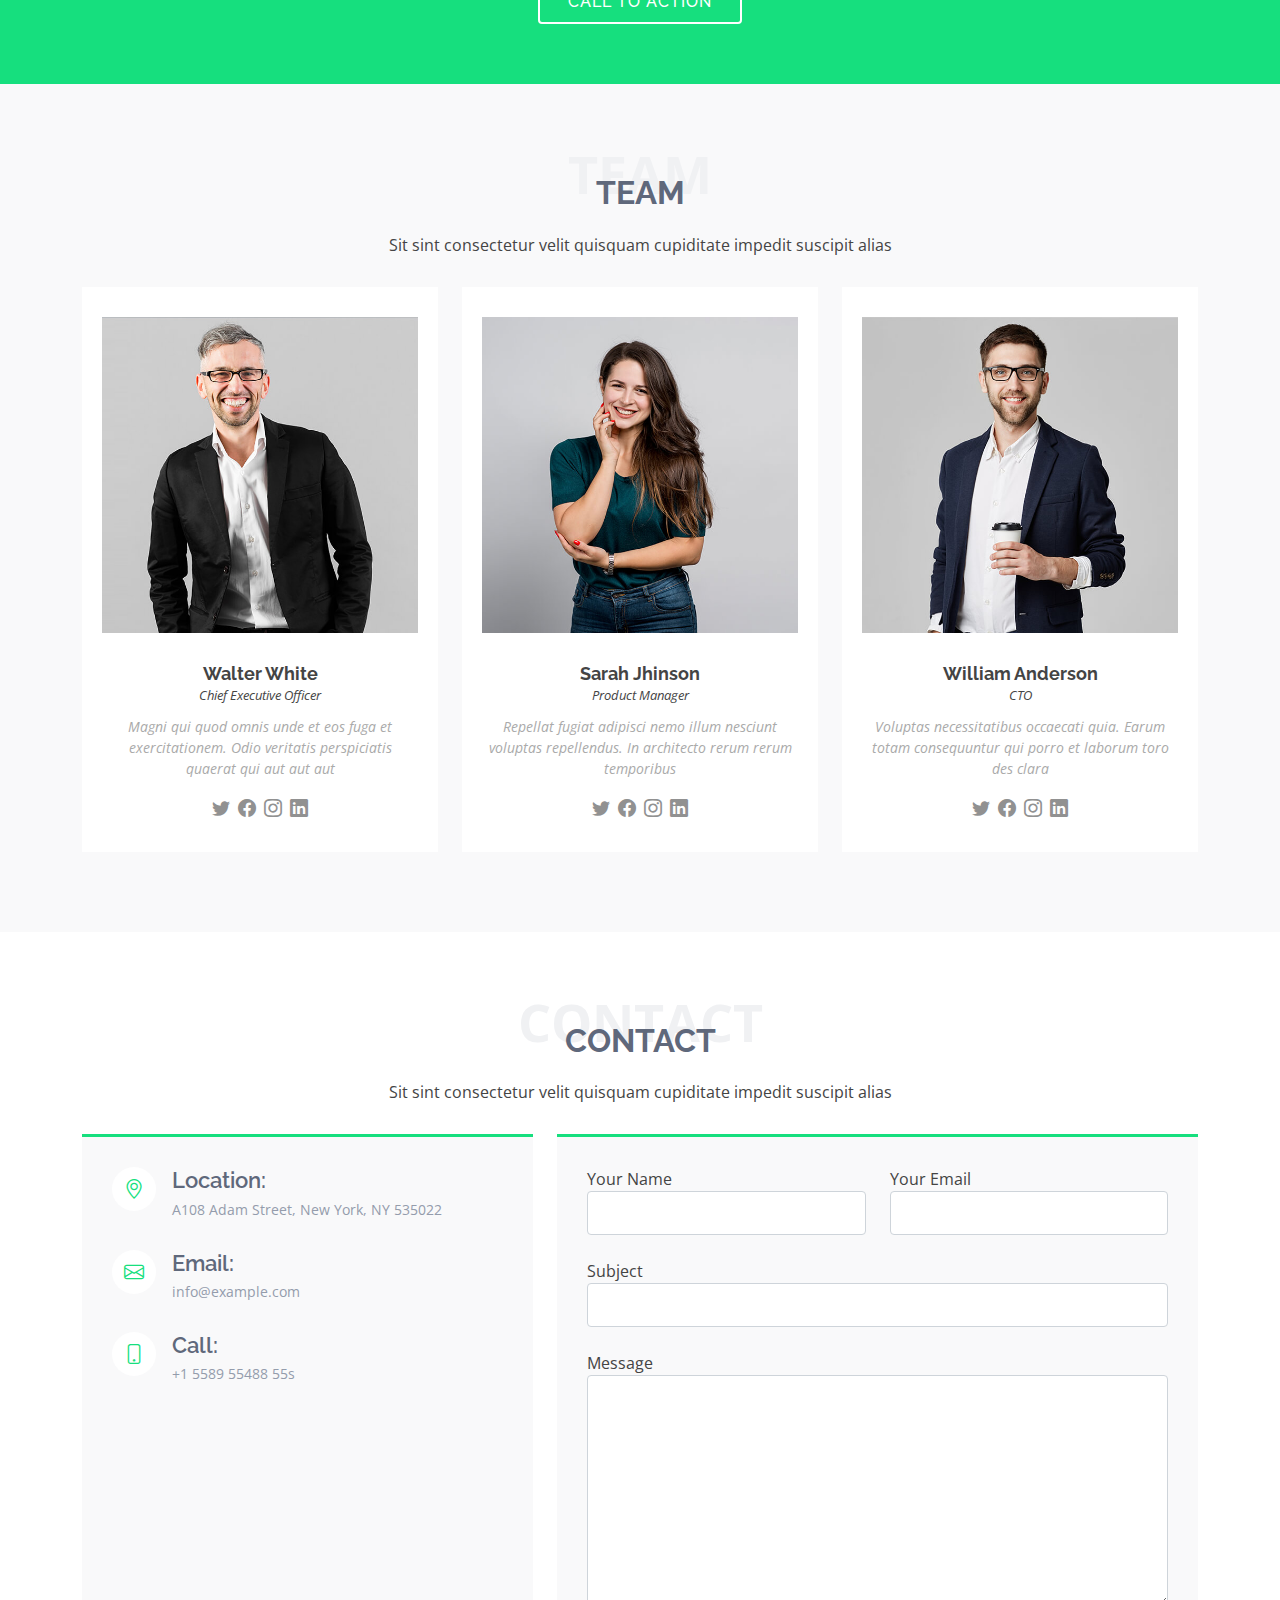
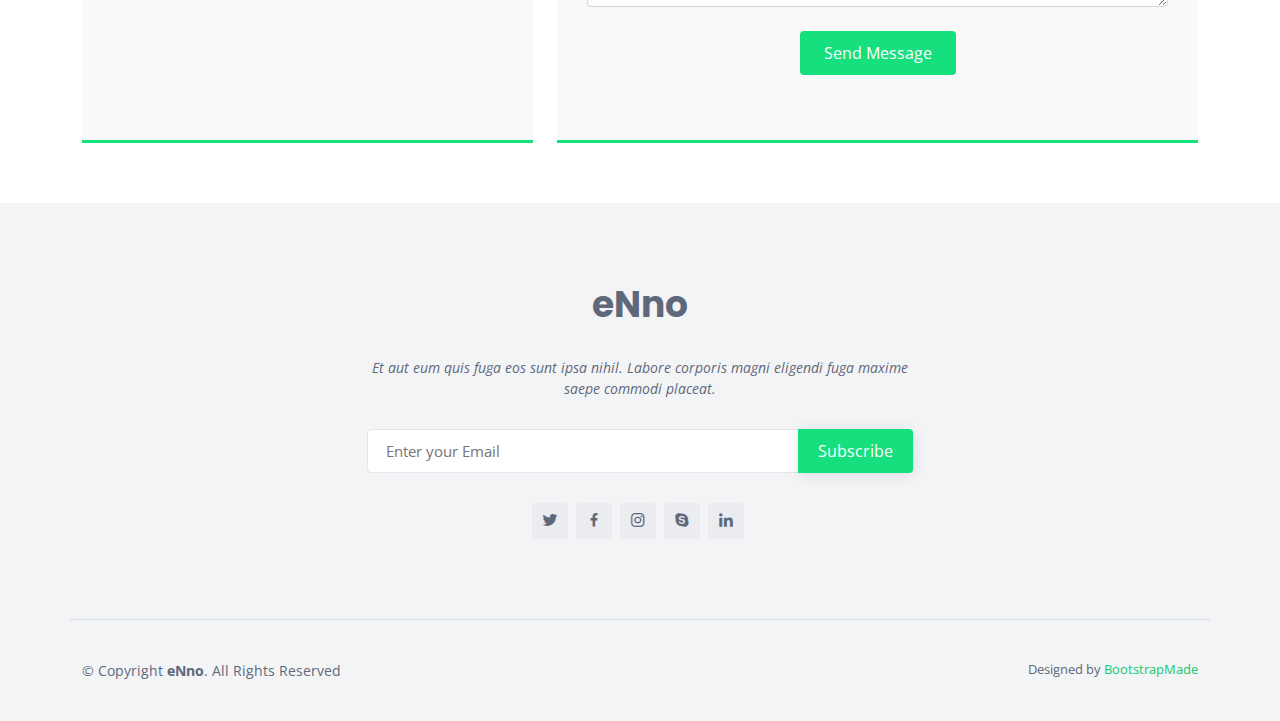
<file: eNno/index.html>
<!DOCTYPE html>
<html lang="en">

<head>
  <meta charset="utf-8">
  <meta content="width=device-width, initial-scale=1.0" name="viewport">

  <title>eNno Bootstrap Template - Index</title>
  <meta content="" name="description">
  <meta content="" name="keywords">

  <!-- Favicons -->
  <link href="assets/img/favicon.png" rel="icon">
  <link href="assets/img/apple-touch-icon.png" rel="apple-touch-icon">

  <!-- Google Fonts -->
  <link href="https://fonts.googleapis.com/css?family=Open+Sans:300,300i,400,400i,600,600i,700,700i|Raleway:300,300i,400,400i,500,500i,600,600i,700,700i|Poppins:300,300i,400,400i,500,500i,600,600i,700,700i" rel="stylesheet">

  <!-- Vendor CSS Files -->
  <link href="assets/vendor/bootstrap/css/bootstrap.min.css" rel="stylesheet">
  <link href="assets/vendor/bootstrap-icons/bootstrap-icons.css" rel="stylesheet">
  <link href="assets/vendor/boxicons/css/boxicons.min.css" rel="stylesheet">
  <link href="assets/vendor/glightbox/css/glightbox.min.css" rel="stylesheet">
  <link href="assets/vendor/swiper/swiper-bundle.min.css" rel="stylesheet">

  <!-- Template Main CSS File -->
  <link href="assets/css/style.css" rel="stylesheet">

  <!-- =======================================================
  * Template Name: eNno - v4.8.1
  * Template URL: https://bootstrapmade.com/enno-free-simple-bootstrap-template/
  * Author: BootstrapMade.com
  * License: https://bootstrapmade.com/license/
  ======================================================== -->
</head>

<body>

  <!-- ======= Header ======= -->
  <header id="header" class="fixed-top">
    <div class="container d-flex align-items-center justify-content-between">

      <h1 class="logo"><a href="index.html">eNno</a></h1>
      <!-- Uncomment below if you prefer to use an image logo -->
      <!-- <a href="index.html" class="logo"><img src="assets/img/logo.png" alt="" class="img-fluid"></a>-->

      <nav id="navbar" class="navbar">
        <ul>
          <li><a class="nav-link scrollto active" href="#hero">Home</a></li>
          <li><a class="nav-link scrollto" href="#about">About</a></li>
          <li><a class="nav-link scrollto" href="#services">Services</a></li>
          <li><a class="nav-link scrollto " href="#portfolio">Portfolio</a></li>
          <li><a class="nav-link scrollto" href="#team">Team</a></li>
          <li class="dropdown"><a href="#"><span>Drop Down</span> <i class="bi bi-chevron-down"></i></a>
            <ul>
              <li><a href="#">Drop Down 1</a></li>
              <li class="dropdown"><a href="#"><span>Deep Drop Down</span> <i class="bi bi-chevron-right"></i></a>
                <ul>
                  <li><a href="#">Deep Drop Down 1</a></li>
                  <li><a href="#">Deep Drop Down 2</a></li>
                  <li><a href="#">Deep Drop Down 3</a></li>
                  <li><a href="#">Deep Drop Down 4</a></li>
                  <li><a href="#">Deep Drop Down 5</a></li>
                </ul>
              </li>
              <li><a href="#">Drop Down 2</a></li>
              <li><a href="#">Drop Down 3</a></li>
              <li><a href="#">Drop Down 4</a></li>
            </ul>
          </li>
          <li><a class="nav-link scrollto" href="#contact">Contact</a></li>
          <li><a class="getstarted scrollto" href="#about">Get Started</a></li>
        </ul>
        <i class="bi bi-list mobile-nav-toggle"></i>
      </nav><!-- .navbar -->

    </div>
  </header><!-- End Header -->

  <!-- ======= Hero Section ======= -->
  <section id="hero" class="d-flex align-items-center">

    <div class="container">
      <div class="row">
        <div class="col-lg-6 pt-5 pt-lg-0 order-2 order-lg-1 d-flex flex-column justify-content-center">
          <h1>Elegant and creative solutions</h1>
          <h2>We are team of talented designers making websites with Bootstrap</h2>
          <div class="d-flex">
            <a href="#about" class="btn-get-started scrollto">Get Started</a>
            <a href="https://www.youtube.com/watch?v=jDDaplaOz7Q" class="glightbox btn-watch-video"><i class="bi bi-play-circle"></i><span>Watch Video</span></a>
          </div>
        </div>
        <div class="col-lg-6 order-1 order-lg-2 hero-img">
          <img src="assets/img/hero-img.png" class="img-fluid animated" alt="">
        </div>
      </div>
    </div>

  </section><!-- End Hero -->

  <main id="main">

    <!-- ======= Featured Services Section ======= -->
    <section id="featured-services" class="featured-services">
      <div class="container">

        <div class="row">
          <div class="col-lg-4 col-md-6">
            <div class="icon-box">
              <div class="icon"><i class="bi bi-laptop"></i></div>
              <h4 class="title"><a href="">Lorem Ipsum</a></h4>
              <p class="description">Voluptatum deleniti atque corrupti quos dolores et quas molestias excepturi sint occaecati cupiditate non provident</p>
            </div>
          </div>
          <div class="col-lg-4 col-md-6 mt-4 mt-md-0">
            <div class="icon-box">
              <div class="icon"><i class="bi bi-card-checklist"></i></div>
              <h4 class="title"><a href="">Dolor Sitema</a></h4>
              <p class="description">Minim veniam, quis nostrud exercitation ullamco laboris nisi ut aliquip ex ea commodo consequat tarad limino ata</p>
            </div>
          </div>
          <div class="col-lg-4 col-md-6 mt-4 mt-lg-0">
            <div class="icon-box">
              <div class="icon"><i class="bi bi-clipboard-data"></i></div>
              <h4 class="title"><a href="">Sed ut perspiciatis</a></h4>
              <p class="description">Duis aute irure dolor in reprehenderit in voluptate velit esse cillum dolore eu fugiat nulla pariatur</p>
            </div>
          </div>
        </div>

      </div>
    </section><!-- End Featured Services Section -->

    <!-- ======= About Section ======= -->
    <section id="about" class="about">
      <div class="container">

        <div class="row">
          <div class="col-lg-6">
            <img src="assets/img/about.png" class="img-fluid" alt="">
          </div>
          <div class="col-lg-6 pt-4 pt-lg-0 content">
            <h3>Voluptatem dignissimos provident quasi corporis voluptates</h3>
            <p class="fst-italic">
              Lorem ipsum dolor sit amet, consectetur adipiscing elit, sed do eiusmod tempor incididunt ut labore et dolore
              magna aliqua.
            </p>
            <ul>
              <li><i class="bi bi-check-circle"></i> Ullamco laboris nisi ut aliquip ex ea commodo consequat</li>
              <li><i class="bi bi-check-circle"></i> Duis aute irure dolor in reprehenderit in voluptate velit</li>
              <li><i class="bi bi-check-circle"></i> Ullamco laboris nisi ut aliquip ex ea commodo consequat. Duis aute irure dolor in reprehenderit in voluptate trideta storacalaperda</li>
            </ul>
            <p>
              Ullamco laboris nisi ut aliquip ex ea commodo consequat. Duis aute irure dolor in reprehenderit in voluptate
              velit esse cillum dolore eu fugiat nulla pariatur.
            </p>
          </div>
        </div>

      </div>
    </section><!-- End About Section -->

    <!-- ======= Counts Section ======= -->
    <section id="counts" class="counts">
      <div class="container">

        <div class="row counters">

          <div class="col-lg-3 col-6 text-center">
            <span data-purecounter-start="0" data-purecounter-end="232" data-purecounter-duration="1" class="purecounter"></span>
            <p>Clients</p>
          </div>

          <div class="col-lg-3 col-6 text-center">
            <span data-purecounter-start="0" data-purecounter-end="521" data-purecounter-duration="1" class="purecounter"></span>
            <p>Projects</p>
          </div>

          <div class="col-lg-3 col-6 text-center">
            <span data-purecounter-start="0" data-purecounter-end="1463" data-purecounter-duration="1" class="purecounter"></span>
            <p>Hours Of Support</p>
          </div>

          <div class="col-lg-3 col-6 text-center">
            <span data-purecounter-start="0" data-purecounter-end="15" data-purecounter-duration="1" class="purecounter"></span>
            <p>Hard Workers</p>
          </div>

        </div>

      </div>
    </section><!-- End Counts Section -->

    <!-- ======= Services Section ======= -->
    <section id="services" class="services section-bg">
      <div class="container">

        <div class="section-title">
          <span>Services</span>
          <h2>Services</h2>
          <p>Sit sint consectetur velit quisquam cupiditate impedit suscipit alias</p>
        </div>

        <div class="row">
          <div class="col-lg-4 col-md-6 d-flex align-items-stretch">
            <div class="icon-box">
              <div class="icon"><i class="bx bxl-dribbble"></i></div>
              <h4><a href="">Lorem Ipsum</a></h4>
              <p>Voluptatum deleniti atque corrupti quos dolores et quas molestias excepturi</p>
            </div>
          </div>

          <div class="col-lg-4 col-md-6 d-flex align-items-stretch mt-4 mt-md-0">
            <div class="icon-box">
              <div class="icon"><i class="bx bx-file"></i></div>
              <h4><a href="">Sed ut perspiciatis</a></h4>
              <p>Duis aute irure dolor in reprehenderit in voluptate velit esse cillum dolore</p>
            </div>
          </div>

          <div class="col-lg-4 col-md-6 d-flex align-items-stretch mt-4 mt-lg-0">
            <div class="icon-box">
              <div class="icon"><i class="bx bx-tachometer"></i></div>
              <h4><a href="">Magni Dolores</a></h4>
              <p>Excepteur sint occaecat cupidatat non proident, sunt in culpa qui officia</p>
            </div>
          </div>

          <div class="col-lg-4 col-md-6 d-flex align-items-stretch mt-4">
            <div class="icon-box">
              <div class="icon"><i class="bx bx-world"></i></div>
              <h4><a href="">Nemo Enim</a></h4>
              <p>At vero eos et accusamus et iusto odio dignissimos ducimus qui blanditiis</p>
            </div>
          </div>

          <div class="col-lg-4 col-md-6 d-flex align-items-stretch mt-4">
            <div class="icon-box">
              <div class="icon"><i class="bx bx-slideshow"></i></div>
              <h4><a href="">Dele cardo</a></h4>
              <p>Quis consequatur saepe eligendi voluptatem consequatur dolor consequuntur</p>
            </div>
          </div>

          <div class="col-lg-4 col-md-6 d-flex align-items-stretch mt-4">
            <div class="icon-box">
              <div class="icon"><i class="bx bx-arch"></i></div>
              <h4><a href="">Divera don</a></h4>
              <p>Modi nostrum vel laborum. Porro fugit error sit minus sapiente sit aspernatur</p>
            </div>
          </div>

        </div>

      </div>
    </section><!-- End Services Section -->

    <!-- ======= Portfolio Section ======= -->
    <section id="portfolio" class="portfolio">
      <div class="container">

        <div class="section-title">
          <span>Portfolio</span>
          <h2>Portfolio</h2>
          <p>Sit sint consectetur velit quisquam cupiditate impedit suscipit alias</p>
        </div>

        <div class="row">
          <div class="col-lg-12 d-flex justify-content-center">
            <ul id="portfolio-flters">
              <li data-filter="*" class="filter-active">All</li>
              <li data-filter=".filter-app">App</li>
              <li data-filter=".filter-card">Card</li>
              <li data-filter=".filter-web">Web</li>
            </ul>
          </div>
        </div>

        <div class="row portfolio-container">

          <div class="col-lg-4 col-md-6 portfolio-item filter-app">
            <img src="assets/img/portfolio/portfolio-1.jpg" class="img-fluid" alt="">
            <div class="portfolio-info">
              <h4>App 1</h4>
              <p>App</p>
              <a href="assets/img/portfolio/portfolio-1.jpg" data-gallery="portfolioGallery" class="portfolio-lightbox preview-link" title="App 1"><i class="bx bx-plus"></i></a>
              <a href="portfolio-details.html" class="details-link" title="More Details"><i class="bx bx-link"></i></a>
            </div>
          </div>

          <div class="col-lg-4 col-md-6 portfolio-item filter-web">
            <img src="assets/img/portfolio/portfolio-2.jpg" class="img-fluid" alt="">
            <div class="portfolio-info">
              <h4>Web 3</h4>
              <p>Web</p>
              <a href="assets/img/portfolio/portfolio-2.jpg" data-gallery="portfolioGallery" class="portfolio-lightbox preview-link" title="Web 3"><i class="bx bx-plus"></i></a>
              <a href="portfolio-details.html" class="details-link" title="More Details"><i class="bx bx-link"></i></a>
            </div>
          </div>

          <div class="col-lg-4 col-md-6 portfolio-item filter-app">
            <img src="assets/img/portfolio/portfolio-3.jpg" class="img-fluid" alt="">
            <div class="portfolio-info">
              <h4>App 2</h4>
              <p>App</p>
              <a href="assets/img/portfolio/portfolio-3.jpg" data-gallery="portfolioGallery" class="portfolio-lightbox preview-link" title="App 2"><i class="bx bx-plus"></i></a>
              <a href="portfolio-details.html" class="details-link" title="More Details"><i class="bx bx-link"></i></a>
            </div>
          </div>

          <div class="col-lg-4 col-md-6 portfolio-item filter-card">
            <img src="assets/img/portfolio/portfolio-4.jpg" class="img-fluid" alt="">
            <div class="portfolio-info">
              <h4>Card 2</h4>
              <p>Card</p>
              <a href="assets/img/portfolio/portfolio-4.jpg" data-gallery="portfolioGallery" class="portfolio-lightbox preview-link" title="Card 2"><i class="bx bx-plus"></i></a>
              <a href="portfolio-details.html" class="details-link" title="More Details"><i class="bx bx-link"></i></a>
            </div>
          </div>

          <div class="col-lg-4 col-md-6 portfolio-item filter-web">
            <img src="assets/img/portfolio/portfolio-5.jpg" class="img-fluid" alt="">
            <div class="portfolio-info">
              <h4>Web 2</h4>
              <p>Web</p>
              <a href="assets/img/portfolio/portfolio-5.jpg" data-gallery="portfolioGallery" class="portfolio-lightbox preview-link" title="Web 2"><i class="bx bx-plus"></i></a>
              <a href="portfolio-details.html" class="details-link" title="More Details"><i class="bx bx-link"></i></a>
            </div>
          </div>

          <div class="col-lg-4 col-md-6 portfolio-item filter-app">
            <img src="assets/img/portfolio/portfolio-6.jpg" class="img-fluid" alt="">
            <div class="portfolio-info">
              <h4>App 3</h4>
              <p>App</p>
              <a href="assets/img/portfolio/portfolio-6.jpg" data-gallery="portfolioGallery" class="portfolio-lightbox preview-link" title="App 3"><i class="bx bx-plus"></i></a>
              <a href="portfolio-details.html" class="details-link" title="More Details"><i class="bx bx-link"></i></a>
            </div>
          </div>

          <div class="col-lg-4 col-md-6 portfolio-item filter-card">
            <img src="assets/img/portfolio/portfolio-7.jpg" class="img-fluid" alt="">
            <div class="portfolio-info">
              <h4>Card 1</h4>
              <p>Card</p>
              <a href="assets/img/portfolio/portfolio-7.jpg" data-gallery="portfolioGallery" class="portfolio-lightbox preview-link" title="Card 1"><i class="bx bx-plus"></i></a>
              <a href="portfolio-details.html" class="details-link" title="More Details"><i class="bx bx-link"></i></a>
            </div>
          </div>

          <div class="col-lg-4 col-md-6 portfolio-item filter-card">
            <img src="assets/img/portfolio/portfolio-8.jpg" class="img-fluid" alt="">
            <div class="portfolio-info">
              <h4>Card 3</h4>
              <p>Card</p>
              <a href="assets/img/portfolio/portfolio-8.jpg" data-gallery="portfolioGallery" class="portfolio-lightbox preview-link" title="Card 3"><i class="bx bx-plus"></i></a>
              <a href="portfolio-details.html" class="details-link" title="More Details"><i class="bx bx-link"></i></a>
            </div>
          </div>

          <div class="col-lg-4 col-md-6 portfolio-item filter-web">
            <img src="assets/img/portfolio/portfolio-9.jpg" class="img-fluid" alt="">
            <div class="portfolio-info">
              <h4>Web 3</h4>
              <p>Web</p>
              <a href="assets/img/portfolio/portfolio-9.jpg" data-gallery="portfolioGallery" class="portfolio-lightbox preview-link" title="Web 3"><i class="bx bx-plus"></i></a>
              <a href="portfolio-details.html" class="details-link" title="More Details"><i class="bx bx-link"></i></a>
            </div>
          </div>

        </div>

      </div>
    </section><!-- End Portfolio Section -->

    <!-- ======= Testimonials Section ======= -->
    <section id="testimonials" class="testimonials section-bg">
      <div class="container">

        <div class="section-title">
          <span>Testimonials</span>
          <h2>Testimonials</h2>
          <p>Sit sint consectetur velit quisquam cupiditate impedit suscipit alias</p>
        </div>

        <div class="testimonials-slider swiper" data-aos="fade-up" data-aos-delay="100">
          <div class="swiper-wrapper">

            <div class="swiper-slide">
              <div class="testimonial-item">
                <p>
                  <i class="bx bxs-quote-alt-left quote-icon-left"></i>
                  Proin iaculis purus consequat sem cure digni ssim donec porttitora entum suscipit rhoncus. Accusantium quam, ultricies eget id, aliquam eget nibh et. Maecen aliquam, risus at semper.
                  <i class="bx bxs-quote-alt-right quote-icon-right"></i>
                </p>
                <img src="assets/img/testimonials/testimonials-1.jpg" class="testimonial-img" alt="">
                <h3>Saul Goodman</h3>
                <h4>Ceo &amp; Founder</h4>
              </div>
            </div><!-- End testimonial item -->

            <div class="swiper-slide">
              <div class="testimonial-item">
                <p>
                  <i class="bx bxs-quote-alt-left quote-icon-left"></i>
                  Export tempor illum tamen malis malis eram quae irure esse labore quem cillum quid cillum eram malis quorum velit fore eram velit sunt aliqua noster fugiat irure amet legam anim culpa.
                  <i class="bx bxs-quote-alt-right quote-icon-right"></i>
                </p>
                <img src="assets/img/testimonials/testimonials-2.jpg" class="testimonial-img" alt="">
                <h3>Sara Wilsson</h3>
                <h4>Designer</h4>
              </div>
            </div><!-- End testimonial item -->

            <div class="swiper-slide">
              <div class="testimonial-item">
                <p>
                  <i class="bx bxs-quote-alt-left quote-icon-left"></i>
                  Enim nisi quem export duis labore cillum quae magna enim sint quorum nulla quem veniam duis minim tempor labore quem eram duis noster aute amet eram fore quis sint minim.
                  <i class="bx bxs-quote-alt-right quote-icon-right"></i>
                </p>
                <img src="assets/img/testimonials/testimonials-3.jpg" class="testimonial-img" alt="">
                <h3>Jena Karlis</h3>
                <h4>Store Owner</h4>
              </div>
            </div><!-- End testimonial item -->

            <div class="swiper-slide">
              <div class="testimonial-item">
                <p>
                  <i class="bx bxs-quote-alt-left quote-icon-left"></i>
                  Fugiat enim eram quae cillum dolore dolor amet nulla culpa multos export minim fugiat minim velit minim dolor enim duis veniam ipsum anim magna sunt elit fore quem dolore labore illum veniam.
                  <i class="bx bxs-quote-alt-right quote-icon-right"></i>
                </p>
                <img src="assets/img/testimonials/testimonials-4.jpg" class="testimonial-img" alt="">
                <h3>Matt Brandon</h3>
                <h4>Freelancer</h4>
              </div>
            </div><!-- End testimonial item -->

            <div class="swiper-slide">
              <div class="testimonial-item">
                <p>
                  <i class="bx bxs-quote-alt-left quote-icon-left"></i>
                  Quis quorum aliqua sint quem legam fore sunt eram irure aliqua veniam tempor noster veniam enim culpa labore duis sunt culpa nulla illum cillum fugiat legam esse veniam culpa fore nisi cillum quid.
                  <i class="bx bxs-quote-alt-right quote-icon-right"></i>
                </p>
                <img src="assets/img/testimonials/testimonials-5.jpg" class="testimonial-img" alt="">
                <h3>John Larson</h3>
                <h4>Entrepreneur</h4>
              </div>
            </div><!-- End testimonial item -->

          </div>
          <div class="swiper-pagination"></div>
        </div>

      </div>
    </section><!-- End Testimonials Section -->

    <!-- ======= Cta Section ======= -->
    <section id="cta" class="cta">
      <div class="container">

        <div class="text-center">
          <h3>Call To Action</h3>
          <p> Duis aute irure dolor in reprehenderit in voluptate velit esse cillum dolore eu fugiat nulla pariatur. Excepteur sint occaecat cupidatat non proident, sunt in culpa qui officia deserunt mollit anim id est laborum.</p>
          <a class="cta-btn" href="#">Call To Action</a>
        </div>

      </div>
    </section><!-- End Cta Section -->

    <!-- ======= Team Section ======= -->
    <section id="team" class="team section-bg">
      <div class="container">

        <div class="section-title">
          <span>Team</span>
          <h2>Team</h2>
          <p>Sit sint consectetur velit quisquam cupiditate impedit suscipit alias</p>
        </div>

        <div class="row">
          <div class="col-lg-4 col-md-6 d-flex align-items-stretch">
            <div class="member">
              <img src="assets/img/team/team-1.jpg" alt="">
              <h4>Walter White</h4>
              <span>Chief Executive Officer</span>
              <p>
                Magni qui quod omnis unde et eos fuga et exercitationem. Odio veritatis perspiciatis quaerat qui aut aut aut
              </p>
              <div class="social">
                <a href=""><i class="bi bi-twitter"></i></a>
                <a href=""><i class="bi bi-facebook"></i></a>
                <a href=""><i class="bi bi-instagram"></i></a>
                <a href=""><i class="bi bi-linkedin"></i></a>
              </div>
            </div>
          </div>

          <div class="col-lg-4 col-md-6 d-flex align-items-stretch">
            <div class="member">
              <img src="assets/img/team/team-2.jpg" alt="">
              <h4>Sarah Jhinson</h4>
              <span>Product Manager</span>
              <p>
                Repellat fugiat adipisci nemo illum nesciunt voluptas repellendus. In architecto rerum rerum temporibus
              </p>
              <div class="social">
                <a href=""><i class="bi bi-twitter"></i></a>
                <a href=""><i class="bi bi-facebook"></i></a>
                <a href=""><i class="bi bi-instagram"></i></a>
                <a href=""><i class="bi bi-linkedin"></i></a>
              </div>
            </div>
          </div>

          <div class="col-lg-4 col-md-6 d-flex align-items-stretch">
            <div class="member">
              <img src="assets/img/team/team-3.jpg" alt="">
              <h4>William Anderson</h4>
              <span>CTO</span>
              <p>
                Voluptas necessitatibus occaecati quia. Earum totam consequuntur qui porro et laborum toro des clara
              </p>
              <div class="social">
                <a href=""><i class="bi bi-twitter"></i></a>
                <a href=""><i class="bi bi-facebook"></i></a>
                <a href=""><i class="bi bi-instagram"></i></a>
                <a href=""><i class="bi bi-linkedin"></i></a>
              </div>
            </div>
          </div>

        </div>

      </div>
    </section><!-- End Team Section -->

    <!-- ======= Contact Section ======= -->
    <section id="contact" class="contact">
      <div class="container">

        <div class="section-title">
          <span>Contact</span>
          <h2>Contact</h2>
          <p>Sit sint consectetur velit quisquam cupiditate impedit suscipit alias</p>
        </div>

        <div class="row">

          <div class="col-lg-5 d-flex align-items-stretch">
            <div class="info">
              <div class="address">
                <i class="bi bi-geo-alt"></i>
                <h4>Location:</h4>
                <p>A108 Adam Street, New York, NY 535022</p>
              </div>

              <div class="email">
                <i class="bi bi-envelope"></i>
                <h4>Email:</h4>
                <p>info@example.com</p>
              </div>

              <div class="phone">
                <i class="bi bi-phone"></i>
                <h4>Call:</h4>
                <p>+1 5589 55488 55s</p>
              </div>

              <iframe src="https://www.google.com/maps/embed?pb=!1m14!1m8!1m3!1d12097.433213460943!2d-74.0062269!3d40.7101282!3m2!1i1024!2i768!4f13.1!3m3!1m2!1s0x0%3A0xb89d1fe6bc499443!2sDowntown+Conference+Center!5e0!3m2!1smk!2sbg!4v1539943755621" frameborder="0" style="border:0; width: 100%; height: 290px;" allowfullscreen></iframe>
            </div>

          </div>

          <div class="col-lg-7 mt-5 mt-lg-0 d-flex align-items-stretch">
            <form action="forms/contact.php" method="post" role="form" class="php-email-form">
              <div class="row">
                <div class="form-group col-md-6">
                  <label for="name">Your Name</label>
                  <input type="text" name="name" class="form-control" id="name" required>
                </div>
                <div class="form-group col-md-6 mt-3 mt-md-0">
                  <label for="name">Your Email</label>
                  <input type="email" class="form-control" name="email" id="email" required>
                </div>
              </div>
              <div class="form-group mt-3">
                <label for="name">Subject</label>
                <input type="text" class="form-control" name="subject" id="subject" required>
              </div>
              <div class="form-group mt-3">
                <label for="name">Message</label>
                <textarea class="form-control" name="message" rows="10" required></textarea>
              </div>
              <div class="my-3">
                <div class="loading">Loading</div>
                <div class="error-message"></div>
                <div class="sent-message">Your message has been sent. Thank you!</div>
              </div>
              <div class="text-center"><button type="submit">Send Message</button></div>
            </form>
          </div>

        </div>

      </div>
    </section><!-- End Contact Section -->

  </main><!-- End #main -->

  <!-- ======= Footer ======= -->
  <footer id="footer">

    <div class="footer-top">

      <div class="container">

        <div class="row  justify-content-center">
          <div class="col-lg-6">
            <h3>eNno</h3>
            <p>Et aut eum quis fuga eos sunt ipsa nihil. Labore corporis magni eligendi fuga maxime saepe commodi placeat.</p>
          </div>
        </div>

        <div class="row footer-newsletter justify-content-center">
          <div class="col-lg-6">
            <form action="" method="post">
              <input type="email" name="email" placeholder="Enter your Email"><input type="submit" value="Subscribe">
            </form>
          </div>
        </div>

        <div class="social-links">
          <a href="#" class="twitter"><i class="bx bxl-twitter"></i></a>
          <a href="#" class="facebook"><i class="bx bxl-facebook"></i></a>
          <a href="#" class="instagram"><i class="bx bxl-instagram"></i></a>
          <a href="#" class="google-plus"><i class="bx bxl-skype"></i></a>
          <a href="#" class="linkedin"><i class="bx bxl-linkedin"></i></a>
        </div>

      </div>
    </div>

    <div class="container footer-bottom clearfix">
      <div class="copyright">
        &copy; Copyright <strong><span>eNno</span></strong>. All Rights Reserved
      </div>
      <div class="credits">
        <!-- All the links in the footer should remain intact. -->
        <!-- You can delete the links only if you purchased the pro version. -->
        <!-- Licensing information: https://bootstrapmade.com/license/ -->
        <!-- Purchase the pro version with working PHP/AJAX contact form: https://bootstrapmade.com/enno-free-simple-bootstrap-template/ -->
        Designed by <a href="https://bootstrapmade.com/">BootstrapMade</a>
      </div>
    </div>
  </footer><!-- End Footer -->

  <a href="#" class="back-to-top d-flex align-items-center justify-content-center"><i class="bi bi-arrow-up-short"></i></a>

  <!-- Vendor JS Files -->
  <script src="assets/vendor/purecounter/purecounter_vanilla.js"></script>
  <script src="assets/vendor/bootstrap/js/bootstrap.bundle.min.js"></script>
  <script src="assets/vendor/glightbox/js/glightbox.min.js"></script>
  <script src="assets/vendor/isotope-layout/isotope.pkgd.min.js"></script>
  <script src="assets/vendor/swiper/swiper-bundle.min.js"></script>
  <script src="assets/vendor/php-email-form/validate.js"></script>

  <!-- Template Main JS File -->
  <script src="assets/js/main.js"></script>

</body>

</html>
</file>
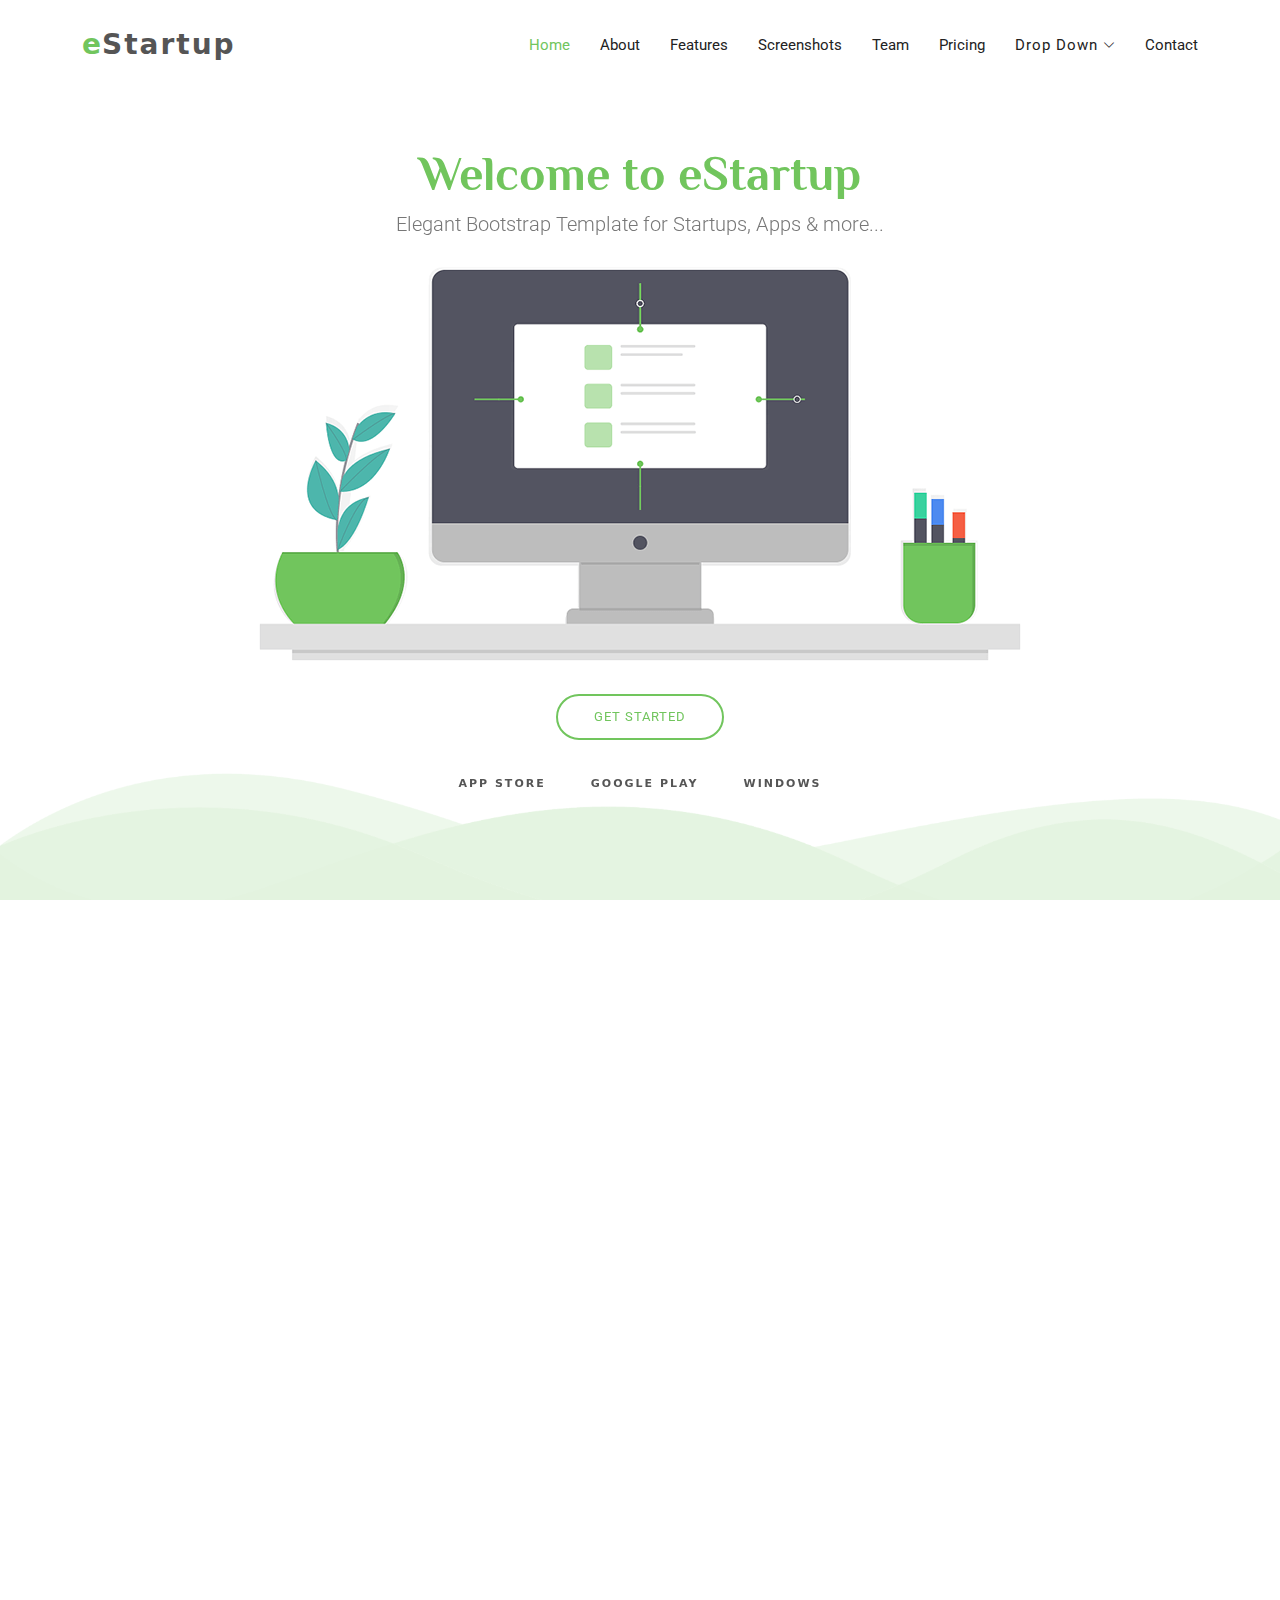
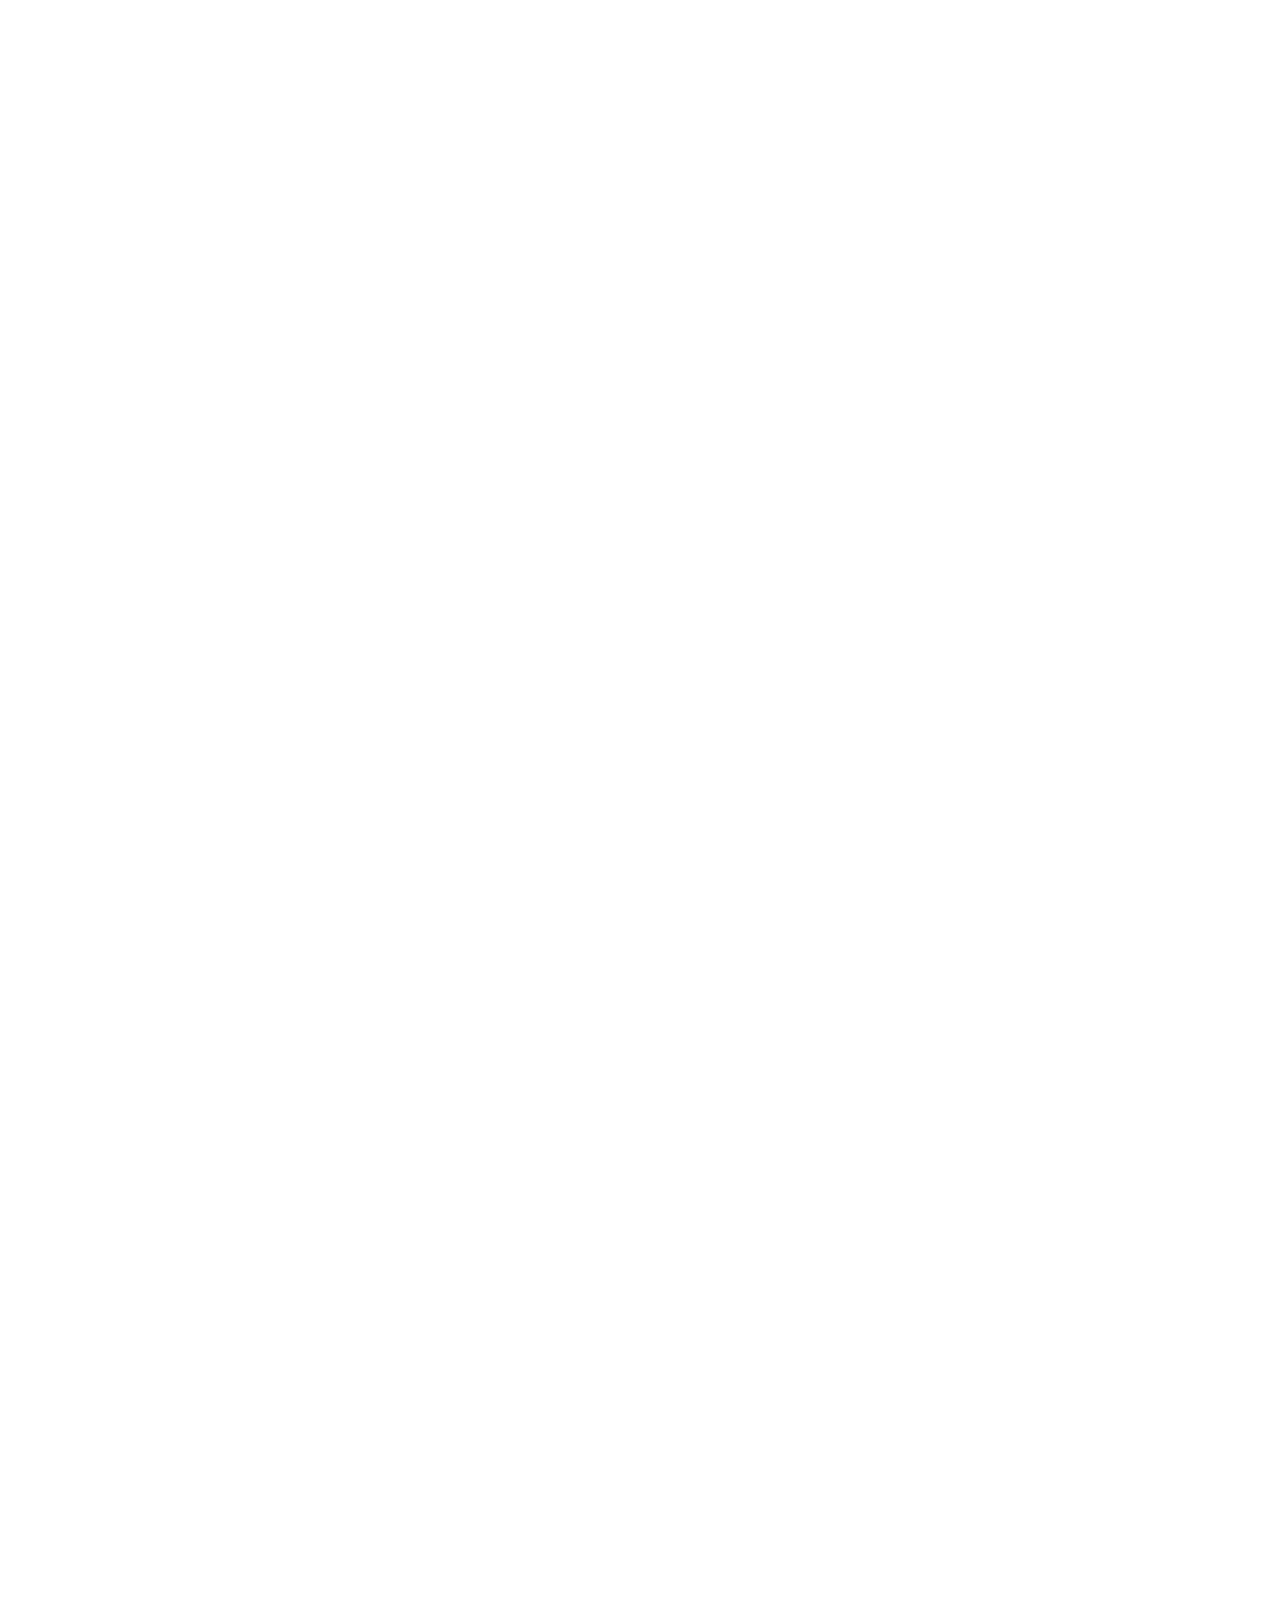
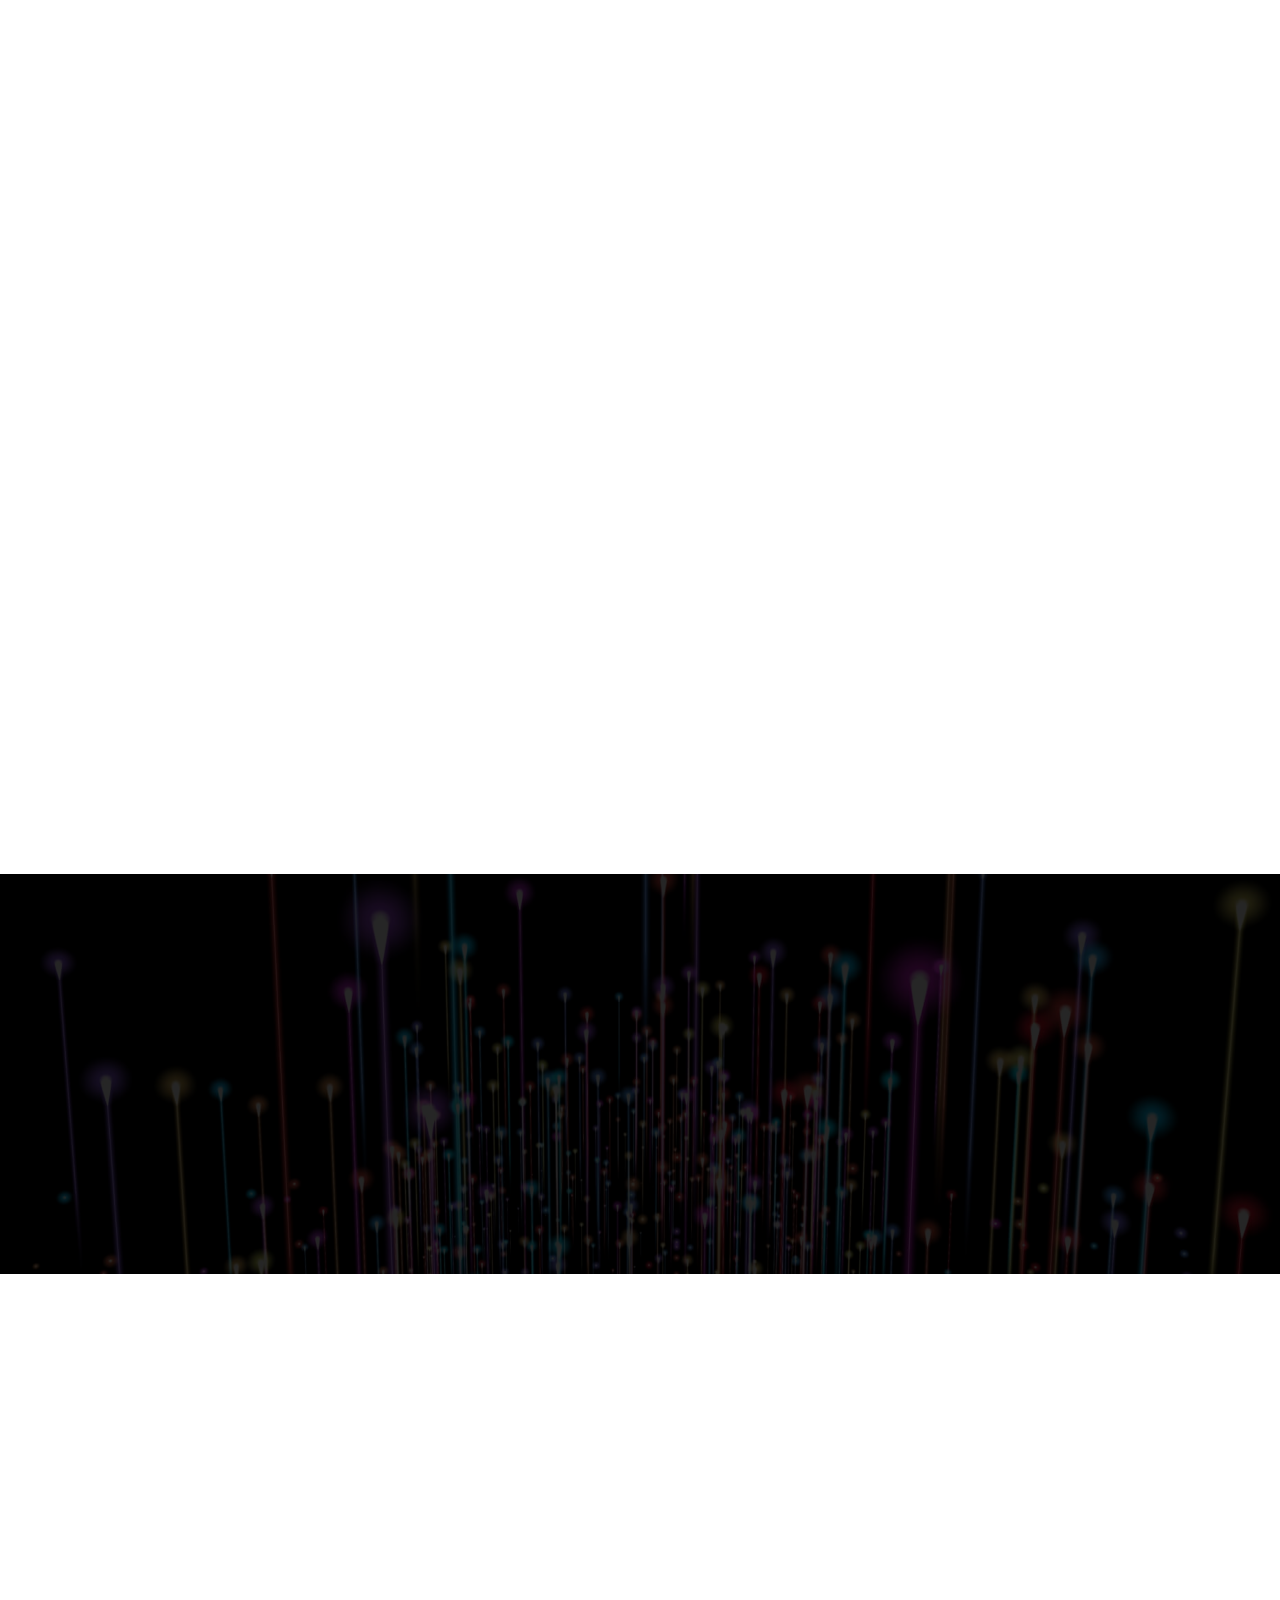
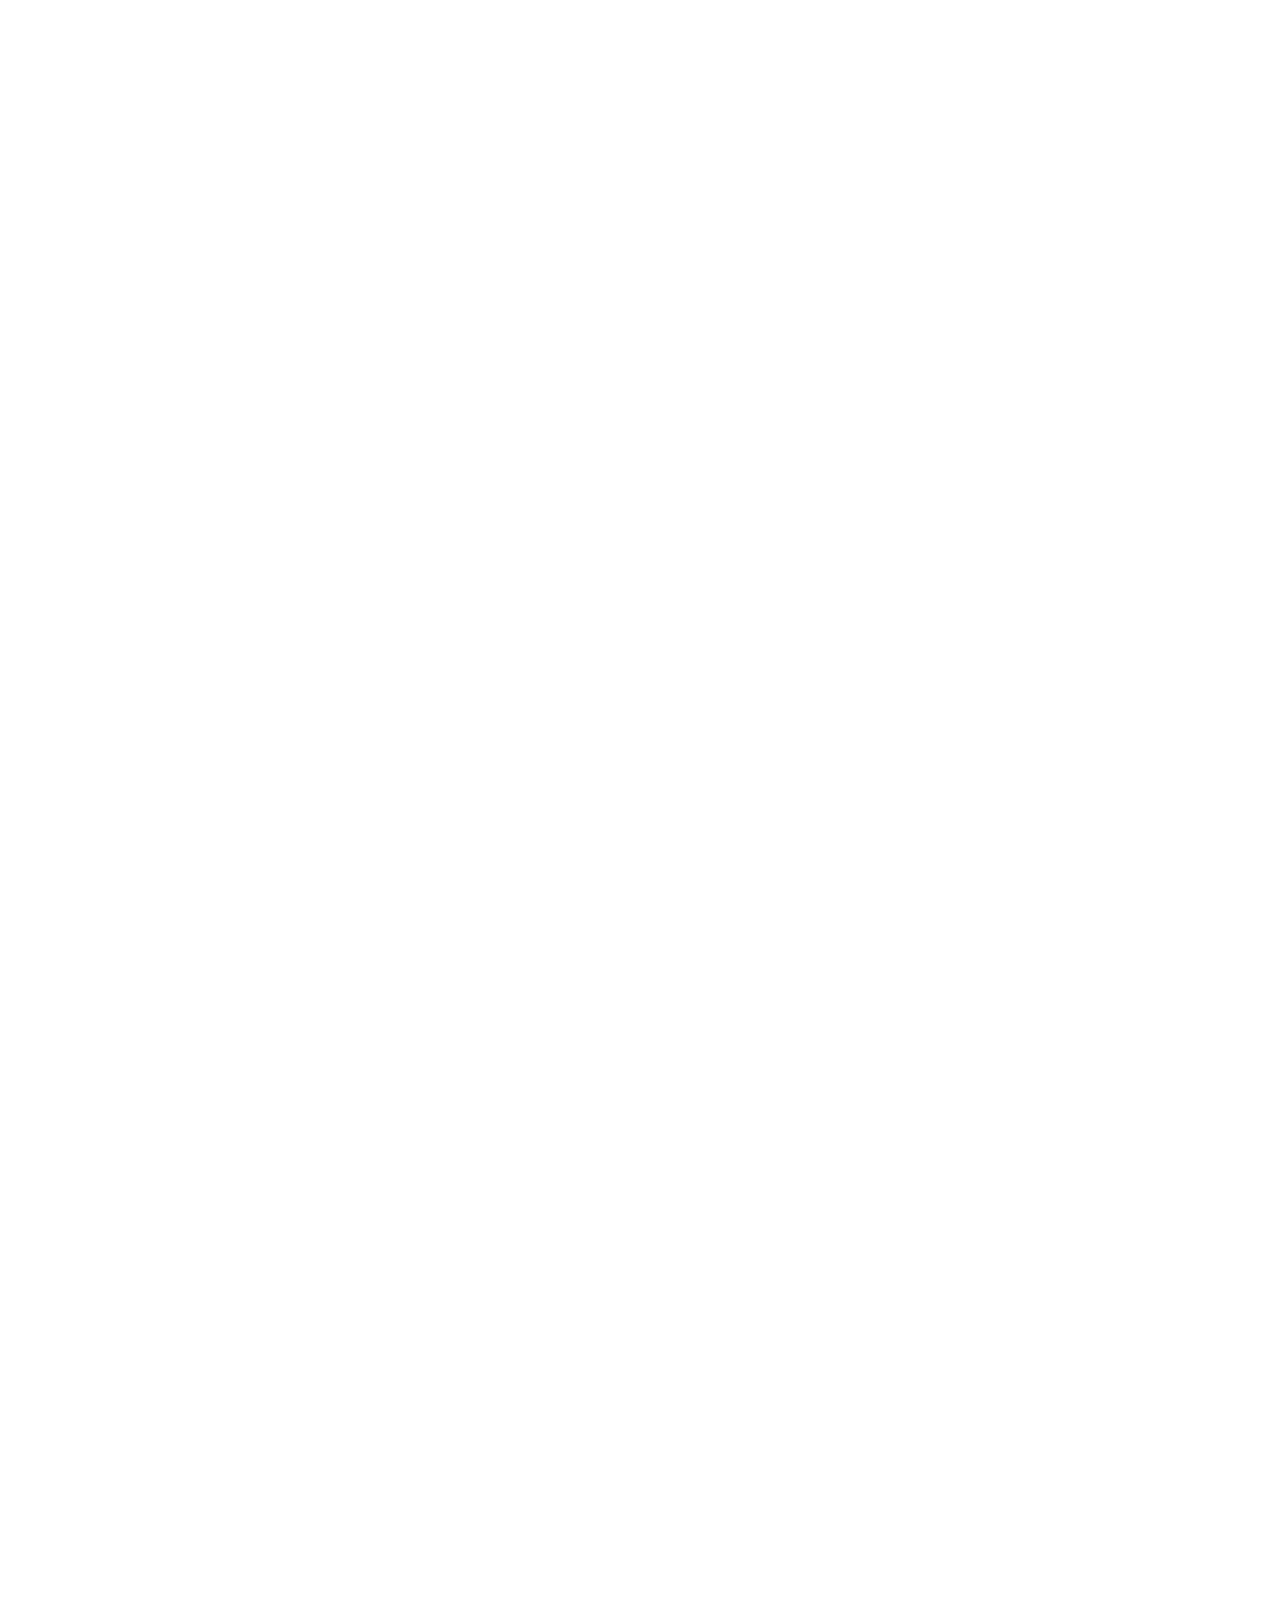
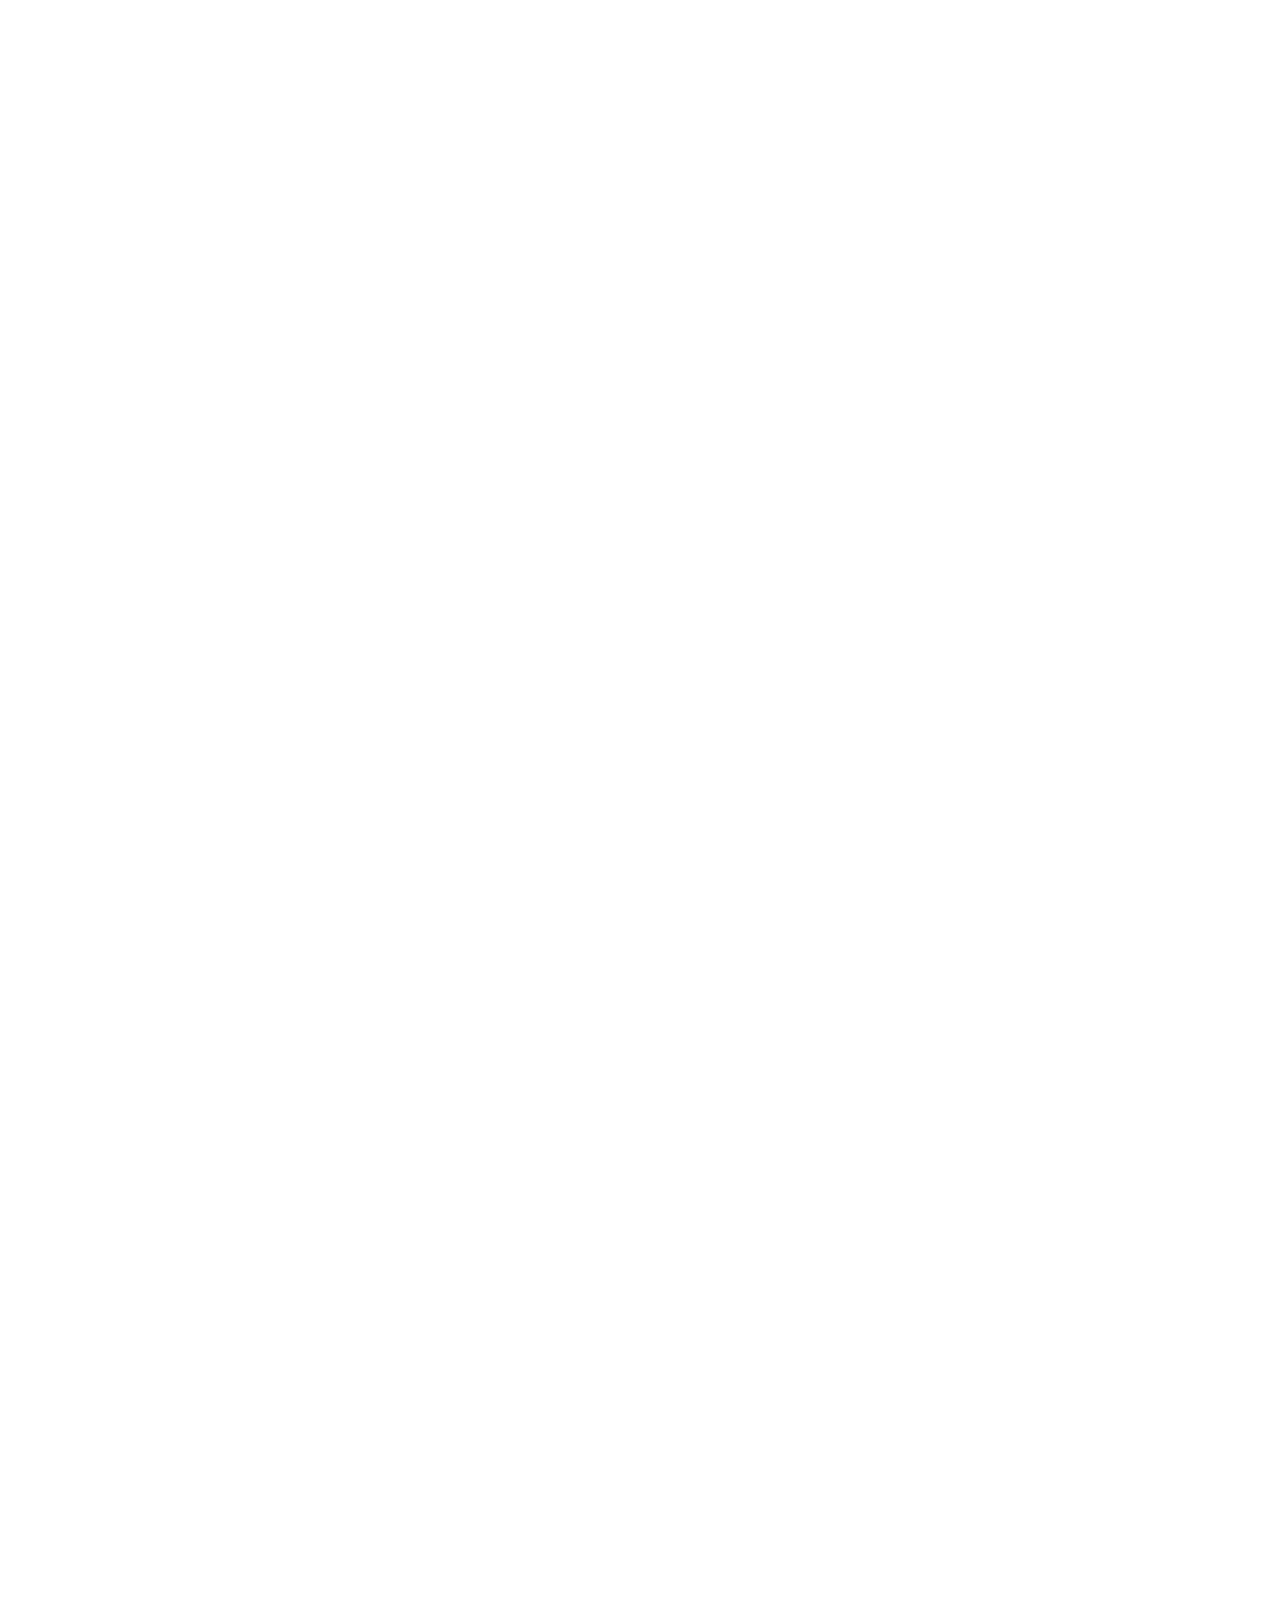
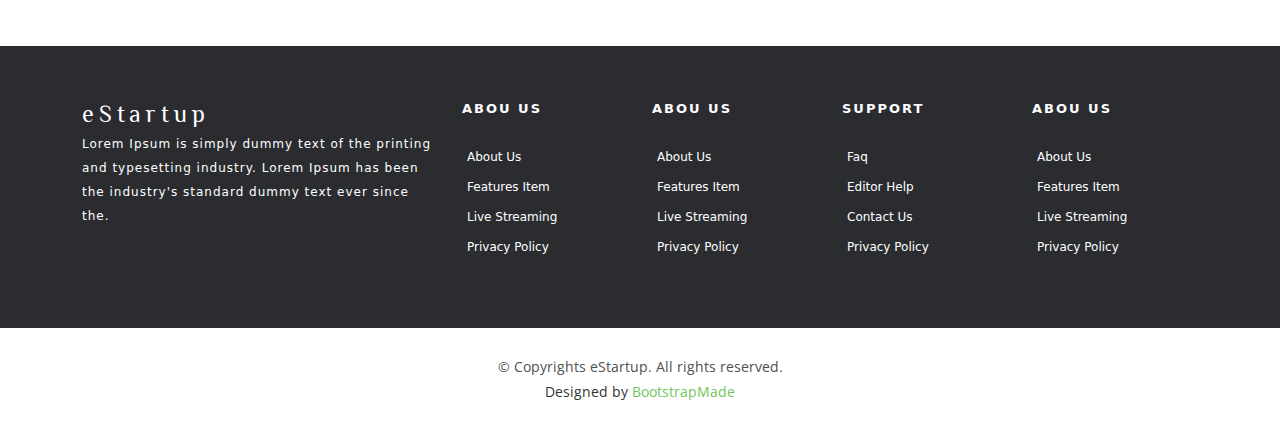
<file: eStartup/index.html>
<!DOCTYPE html>
<html lang="en">

<head>
  <meta charset="utf-8">
  <meta content="width=device-width, initial-scale=1.0" name="viewport">

  <title>eStartup Bootstrap Template - Index</title>
  <meta content="" name="description">
  <meta content="" name="keywords">

  <!-- Favicons -->
  <link href="assets/img/favicon.png" rel="icon">
  <link href="assets/img/apple-touch-icon.png" rel="apple-touch-icon">

  <!-- Google Fonts -->
  <link href="https://fonts.googleapis.com/css?family=Open+Sans:300,300i,400,400i,700,700i|Roboto:100,300,400,500,700|Philosopher:400,400i,700,700i" rel="stylesheet">

  <!-- Vendor CSS Files -->
  <link href="assets/vendor/aos/aos.css" rel="stylesheet">
  <link href="assets/vendor/bootstrap/css/bootstrap.min.css" rel="stylesheet">
  <link href="assets/vendor/bootstrap-icons/bootstrap-icons.css" rel="stylesheet">
  <link href="assets/vendor/glightbox/css/glightbox.min.css" rel="stylesheet">
  <link href="assets/vendor/swiper/swiper-bundle.min.css" rel="stylesheet">

  <!-- Template Main CSS File -->
  <link href="assets/css/style.css" rel="stylesheet">

  <!-- =======================================================
  * Template Name: eStartup - v4.8.0
  * Template URL: https://bootstrapmade.com/estartup-bootstrap-landing-page-template/
  * Author: BootstrapMade.com
  * License: https://bootstrapmade.com/license/
  ======================================================== -->
</head>

<body>

  <!-- ======= Header ======= -->
  <header id="header" class="header fixed-top d-flex align-items-center">
    <div class="container d-flex align-items-center justify-content-between">

      <div id="logo">
        <h1><a href="index.html"><span>e</span>Startup</a></h1>
        <!-- Uncomment below if you prefer to use an image logo -->
        <!-- <a href="index.html"><img src="assets/img/logo.png" alt="" title="" /></a>-->
      </div>

      <nav id="navbar" class="navbar">
        <ul>
          <li><a class="nav-link scrollto active" href="#hero">Home</a></li>
          <li><a class="nav-link scrollto" href="#about-us">About</a></li>
          <li><a class="nav-link scrollto" href="#features">Features</a></li>
          <li><a class="nav-link scrollto" href="#screenshots">Screenshots</a></li>
          <li><a class="nav-link scrollto" href="#team">Team</a></li>
          <li><a class="nav-link scrollto" href="#pricing">Pricing</a></li>
          <li class="dropdown"><a href="#"><span>Drop Down</span> <i class="bi bi-chevron-down"></i></a>
            <ul>
              <li><a href="#">Drop Down 1</a></li>
              <li class="dropdown"><a href="#"><span>Deep Drop Down</span> <i class="bi bi-chevron-right"></i></a>
                <ul>
                  <li><a href="#">Deep Drop Down 1</a></li>
                  <li><a href="#">Deep Drop Down 2</a></li>
                  <li><a href="#">Deep Drop Down 3</a></li>
                  <li><a href="#">Deep Drop Down 4</a></li>
                  <li><a href="#">Deep Drop Down 5</a></li>
                </ul>
              </li>
              <li><a href="#">Drop Down 2</a></li>
              <li><a href="#">Drop Down 3</a></li>
              <li><a href="#">Drop Down 4</a></li>
            </ul>
          </li>
          <li><a class="nav-link scrollto" href="#contact">Contact</a></li>
        </ul>
        <i class="bi bi-list mobile-nav-toggle"></i>
      </nav><!-- .navbar -->

    </div>
  </header><!-- End Header -->

  <!-- ======= Hero Section ======= -->
  <section id="hero">
    <div class="hero-container" data-aos="fade-in">
      <h1>Welcome to eStartup</h1>
      <h2>Elegant Bootstrap Template for Startups, Apps &amp; more...</h2>
      <img src="assets/img/hero-img.png" alt="Hero Imgs" data-aos="zoom-out" data-aos-delay="100">
      <a href="#get-started" class="btn-get-started scrollto">Get Started</a>
      <div class="btns">
        <a href="#"><i class="fa fa-apple fa-3x"></i> App Store</a>
        <a href="#"><i class="fa fa-play fa-3x"></i> Google Play</a>
        <a href="#"><i class="fa fa-windows fa-3x"></i> windows</a>
      </div>
    </div>
  </section><!-- End Hero Section -->

  <main id="main">

    <!-- ======= Get Started Section ======= -->
    <section id="get-started" class="padd-section text-center">

      <div class="container" data-aos="fade-up">
        <div class="section-title text-center">

          <h2>simple systeme fordiscount </h2>
          <p class="separator">Integer cursus bibendum augue ac cursus .</p>

        </div>
      </div>

      <div class="container">
        <div class="row">

          <div class="col-md-6 col-lg-4" data-aos="zoom-in" data-aos-delay="100">
            <div class="feature-block">

              <img src="assets/img/svg/cloud.svg" alt="img">
              <h4>introducing whatsapp</h4>
              <p>Lorem Ipsum is simply dummy text of the printing and typesetting industry</p>
              <a href="#">read more</a>

            </div>
          </div>

          <div class="col-md-6 col-lg-4" data-aos="zoom-in" data-aos-delay="200">
            <div class="feature-block">

              <img src="assets/img/svg/planet.svg" alt="img">
              <h4>user friendly interface</h4>
              <p>Lorem Ipsum is simply dummy text of the printing and typesetting industry</p>
              <a href="#">read more</a>

            </div>
          </div>

          <div class="col-md-6 col-lg-4" data-aos="zoom-in" data-aos-delay="300">
            <div class="feature-block">

              <img src="assets/img/svg/asteroid.svg" alt="img">
              <h4>build the app everyone love</h4>
              <p>Lorem Ipsum is simply dummy text of the printing and typesetting industry</p>
              <a href="#">read more</a>

            </div>
          </div>

        </div>
      </div>

    </section><!-- End Get Started Section -->

    <!-- ======= About Us Section ======= -->
    <section id="about-us" class="about-us padd-section">
      <div class="container" data-aos="fade-up">
        <div class="row justify-content-center">

          <div class="col-md-5 col-lg-3">
            <img src="assets/img/about-img.png" alt="About" data-aos="zoom-in" data-aos-delay="100">
          </div>

          <div class="col-md-7 col-lg-5">
            <div class="about-content" data-aos="fade-left" data-aos-delay="100">

              <h2><span>eStartup</span>UI Design Mobile </h2>
              <p>Consectetur adipiscing elit, sed do eiusmod tempor incididunt ut labore et dolore magna aliqua. Ut enim ad minim veniam, quis nostrud exercitation ullamco laboris nisi ut aliquip ex ea commodo consequat
              </p>

              <ul class="list-unstyled">
                <li><i class="vi bi-chevron-right"></i>Creative Design</li>
                <li><i class="vi bi-chevron-right"></i>Retina Ready</li>
                <li><i class="vi bi-chevron-right"></i>Easy to Use</li>
                <li><i class="vi bi-chevron-right"></i>Unlimited Features</li>
                <li><i class="vi bi-chevron-right"></i>Unlimited Features</li>
              </ul>

            </div>
          </div>

        </div>
      </div>
    </section><!-- End About Us Section -->

    <!-- ======= Features Section ======= -->
    <section id="features" class="padd-section text-center">

      <div class="container" data-aos="fade-up">
        <div class="section-title text-center">
          <h2>Amazing Features.</h2>
          <p class="separator">Integer cursus bibendum augue ac cursus .</p>
        </div>

        <div class="row" data-aos="fade-up" data-aos-delay="100">

          <div class="col-md-6 col-lg-3">
            <div class="feature-block">
              <img src="assets/img/svg/paint-palette.svg" alt="img">
              <h4>creative design</h4>
              <p>Lorem Ipsum is simply dummy text of the printing and typesetting industry</p>
            </div>
          </div>

          <div class="col-md-6 col-lg-3">
            <div class="feature-block">
              <img src="assets/img/svg/vector.svg" alt="img">
              <h4>Retina Ready</h4>
              <p>Lorem Ipsum is simply dummy text of the printing and typesetting industry</p>
            </div>
          </div>

          <div class="col-md-6 col-lg-3">
            <div class="feature-block">
              <img src="assets/img/svg/design-tool.svg" alt="img">
              <h4>easy to use</h4>
              <p>Lorem Ipsum is simply dummy text of the printing and typesetting industry</p>
            </div>
          </div>

          <div class="col-md-6 col-lg-3">
            <div class="feature-block">
              <img src="assets/img/svg/asteroid.svg" alt="img">
              <h4>Free Updates</h4>
              <p>Lorem Ipsum is simply dummy text of the printing and typesetting industry</p>
            </div>
          </div>

          <div class="col-md-6 col-lg-3">
            <div class="feature-block">
              <img src="assets/img/svg/asteroid.svg" alt="img">
              <h4>Free Updates</h4>
              <p>Lorem Ipsum is simply dummy text of the printing and typesetting industry</p>
            </div>
          </div>

          <div class="col-md-6 col-lg-3">
            <div class="feature-block">
              <img src="assets/img/svg/cloud-computing.svg" alt="img">
              <h4>App store support</h4>
              <p>Lorem Ipsum is simply dummy text of the printing and typesetting industry</p>
            </div>
          </div>

          <div class="col-md-6 col-lg-3">
            <div class="feature-block">
              <img src="assets/img/svg/pixel.svg" alt="img">
              <h4>Perfect Pixel</h4>
              <p>Lorem Ipsum is simply dummy text of the printing and typesetting industry</p>
            </div>
          </div>

          <div class="col-md-6 col-lg-3">
            <div class="feature-block">
              <img src="assets/img/svg/code.svg" alt="img">
              <h4>clean codes</h4>
              <p>Lorem Ipsum is simply dummy text of the printing and typesetting industry</p>
            </div>
          </div>

        </div>
      </div>
    </section><!-- End Features Section -->

    <!-- ======= Screenshots Section ======= -->
    <section id="screenshots" class="padd-section text-center">

      <div class="container" data-aos="fade-up">
        <div class="section-title text-center">
          <h2>App Gallery</h2>
          <p class="separator">Integer cursus bibendum augue ac cursus .</p>
        </div>

        <div class="screens-slider swiper">
          <div class="swiper-wrapper align-items-center">
            <div class="swiper-slide"><img src="assets/img/screen/1.jpg" class="img-fluid" alt=""></div>
            <div class="swiper-slide"><img src="assets/img/screen/2.jpg" class="img-fluid" alt=""></div>
            <div class="swiper-slide"><img src="assets/img/screen/3.jpg" class="img-fluid" alt=""></div>
            <div class="swiper-slide"><img src="assets/img/screen/4.jpg" class="img-fluid" alt=""></div>
            <div class="swiper-slide"><img src="assets/img/screen/5.jpg" class="img-fluid" alt=""></div>
            <div class="swiper-slide"><img src="assets/img/screen/6.jpg" class="img-fluid" alt=""></div>
            <div class="swiper-slide"><img src="assets/img/screen/7.jpg" class="img-fluid" alt=""></div>
            <div class="swiper-slide"><img src="assets/img/screen/8.jpg" class="img-fluid" alt=""></div>
          </div>
          <div class="swiper-pagination"></div>
        </div>
      </div>

    </section><!-- End Screenshots Section -->

    <!-- ======= Video Section ======= -->
    <section id="video" class="text-center">
      <div class="overlay">
        <div class="container-fluid container-full" data-aos="zoom-in">

          <div class="row">
            <a href="https://www.youtube.com/watch?v=jDDaplaOz7Q&feature=emb_title" class="glightbox play-btn"></a>
          </div>

        </div>
      </div>
    </section><!-- End Video Section -->

    <!-- ======= Team Section ======= -->
    <section id="team" class="padd-section text-center">

      <div class="container" data-aos="fade-up">
        <div class="section-title text-center">

          <h2>Team Member</h2>
          <p class="separator">Integer cursus bibendum augue ac cursus .</p>
        </div>

        <div class="row">

          <div class="col-md-6 col-md-4 col-lg-3" data-aos="zoom-in" data-aos-delay="100">
            <div class="team-block bottom">
              <img src="assets/img/team/1.jpg" class="img-responsive" alt="img">
              <div class="team-content">
                <ul class="list-unstyled">
                  <li><a href="#"><i class="bi bi-facebook"></i></a></li>
                  <li><a href="#"><i class="bi bi-twitter"></i></a></li>
                  <li><a href="#"><i class="bi bi-linkedin"></i></a></li>
                </ul>
                <span>manager</span>
                <h4>Kimberly Tran</h4>
              </div>
            </div>
          </div>

          <div class="col-md-6 col-md-4 col-lg-3" data-aos="zoom-in" data-aos-delay="200">
            <div class="team-block bottom">
              <img src="assets/img/team/2.jpg" class="img-responsive" alt="img">
              <div class="team-content">
                <ul class="list-unstyled">
                  <li><a href="#"><i class="bi bi-facebook"></i></a></li>
                  <li><a href="#"><i class="bi bi-twitter"></i></a></li>
                  <li><a href="#"><i class="bi bi-linkedin"></i></a></li>
                </ul>
                <span>manager</span>
                <h4>Kimberly Tran</h4>
              </div>
            </div>
          </div>

          <div class="col-md-6 col-md-4 col-lg-3" data-aos="zoom-in" data-aos-delay="300">
            <div class="team-block bottom">
              <img src="assets/img/team/3.jpg" class="img-responsive" alt="img">
              <div class="team-content">
                <ul class="list-unstyled">
                  <li><a href="#"><i class="bi bi-facebook"></i></a></li>
                  <li><a href="#"><i class="bi bi-twitter"></i></a></li>
                  <li><a href="#"><i class="bi bi-linkedin"></i></a></li>
                </ul>
                <span>manager</span>
                <h4>Kimberly Tran</h4>
              </div>
            </div>
          </div>

          <div class="col-md-6 col-md-4 col-lg-3" data-aos="zoom-in" data-aos-delay="400">
            <div class="team-block bottom">
              <img src="assets/img/team/4.jpg" class="img-responsive" alt="img">
              <div class="team-content">
                <ul class="list-unstyled">
                  <li><a href="#"><i class="bi bi-facebook"></i></a></li>
                  <li><a href="#"><i class="bi bi-twitter"></i></a></li>
                  <li><a href="#"><i class="bi bi-linkedin"></i></a></li>
                </ul>
                <span>manager</span>
                <h4>Kimberly Tran</h4>
              </div>
            </div>
          </div>

        </div>
      </div>
    </section><!-- End Team Section -->

    <!-- ======= Testimonials Section ======= -->
    <section id="testimonials" class="padd-section text-center">
      <div class="container" data-aos="fade-up">
        <div class="row justify-content-center">

          <div class="col-md-8">

            <div class="testimonials-content">
              <div id="carousel-example-generic" class="carousel slide" data-bs-ride="carousel">

                <div class="carousel-inner" role="listbox">

                  <div class="carousel-item  active">
                    <div class="top-top">

                      <h2>Our Users Speack volumes us</h2>
                      <p>Lorem Ipsum is simply dummy text of the printing and typesetting industry. Lorem Ipsum has been the industry's standard dummy text ever since the 1500s, when an unknown printer took a galley of type and scrambled it to make a type
                        specimen book. It has survived not only five centuries.</p>
                      <h4>Kimberly Tran<span>manager</span></h4>

                    </div>
                  </div>

                  <div class="carousel-item ">
                    <div class="top-top">

                      <h2>Our Users Speack volumes us</h2>
                      <p>Lorem Ipsum is simply dummy text of the printing and typesetting industry. Lorem Ipsum has been the industry's standard dummy text ever since the 1500s, when an unknown printer took a galley of type and scrambled it to make a type
                        specimen book. It has survived not only five centuries.</p>
                      <h4>Henderson<span>manager</span></h4>

                    </div>
                  </div>

                  <div class="carousel-item ">
                    <div class="top-top">

                      <h2>Our Users Speack volumes us</h2>
                      <p>Lorem Ipsum is simply dummy text of the printing and typesetting industry. Lorem Ipsum has been the industry's standard dummy text ever since the 1500s, when an unknown printer took a galley of type and scrambled it to make a type
                        specimen book. It has survived not only five centuries.</p>
                      <h4>David Spark<span>manager</span></h4>

                    </div>
                  </div>

                </div>

                <div class="btm-btm">

                  <ul class="list-unstyled carousel-indicators">
                    <li data-bs-target="#carousel-example-generic" data-bs-slide-to="0" class="active"></li>
                    <li data-bs-target="#carousel-example-generic" data-bs-slide-to="1"></li>
                    <li data-bs-target="#carousel-example-generic" data-bs-slide-to="2"></li>
                  </ul>

                </div>

              </div>
            </div>
          </div>

        </div>
      </div>
    </section><!-- End Testimonials Section -->

    <!-- ======= Pricing Section ======= -->
    <section id="pricing" class="padd-section text-cente">

      <div class="container" data-aos="fade-up">
        <div class="section-title text-center">

          <h2>Meet With Price</h2>
          <p class="separator">Integer cursus bibendum augue ac cursus .</p>
        </div>

        <div class="row" data-aos="fade-up" data-aos-delay="100">

          <div class="col-md-6 col-lg-3">
            <div class="block-pricing">
              <div class="pricing-table">
                <h4>basic</h4>
                <h2>$29</h2>
                <ul class="list-unstyled">
                  <li><b>4 GB</b> Ram</li>
                  <li><b>7/24</b> Tech Support</li>
                  <li><b>40 GB</b> SSD Cloud Storage</li>
                  <li>Monthly Backups</li>
                  <li>Palo Protection</li>
                </ul>
                <div class="table_btn">
                  <a href="#" class="btn"><i class="bi bi-cart"></i> Buy Now</a>
                </div>
              </div>
            </div>
          </div>

          <div class="col-md-6 col-lg-3">
            <div class="block-pricing">
              <div class="pricing-table">
                <h4>PERSONAL</h4>
                <h2>$29</h2>
                <ul class="list-unstyled">
                  <li><b>4 GB</b> Ram</li>
                  <li><b>7/24</b> Tech Support</li>
                  <li><b>40 GB</b> SSD Cloud Storage</li>
                  <li>Monthly Backups</li>
                  <li>Palo Protection</li>
                </ul>
                <div class="table_btn">
                  <a href="#" class="btn"><i class="bi bi-cart"></i> Buy Now</a>
                </div>
              </div>
            </div>
          </div>

          <div class="col-md-6 col-lg-3">
            <div class="block-pricing">
              <div class="pricing-table">
                <h4>BUSINESS</h4>
                <h2>$29</h2>
                <ul class="list-unstyled">
                  <li><b>4 GB</b> Ram</li>
                  <li><b>7/24</b> Tech Support</li>
                  <li><b>40 GB</b> SSD Cloud Storage</li>
                  <li>Monthly Backups</li>
                  <li>Palo Protection</li>
                </ul>
                <div class="table_btn">
                  <a href="#" class="btn"><i class="bi bi-cart"></i> Buy Now</a>
                </div>
              </div>
            </div>
          </div>

          <div class="col-md-6 col-lg-3">
            <div class="block-pricing">
              <div class="pricing-table">
                <h4>profeesional</h4>
                <h2>$29</h2>
                <ul class="list-unstyled">
                  <li><b>4 GB</b> Ram</li>
                  <li><b>7/24</b> Tech Support</li>
                  <li><b>40 GB</b> SSD Cloud Storage</li>
                  <li>Monthly Backups</li>
                  <li>Palo Protection</li>
                </ul>
                <div class="table_btn">
                  <a href="#" class="btn"><i class="bi bi-cart"></i> Buy Now</a>
                </div>
              </div>
            </div>
          </div>
        </div>
      </div>
    </section><!-- End Pricing Section -->

    <!-- ======= Blog Section ======= -->
    <section id="blog" class="padd-sectio">

      <div class="container" data-aos="fade-up">
        <div class="section-title text-center">

          <h2>Latest posts</h2>
          <p class="separator">Integer cursus bibendum augue ac cursus .</p>
        </div>

        <div class="row" data-aos="fade-up" data-aos-delay="100">

          <div class="col-md-6 col-lg-4">
            <div class="block-blog text-left">
              <a href="#"><img src="assets/img/blog/blog-image-1.jpg" alt="img"></a>
              <div class="content-blog">
                <h4><a href="#">whats isthe difference between good and bat typography</a></h4>
                <span>05, juin 2017</span>
                <a class="float-end readmore" href="#">read more</a>
              </div>
            </div>
          </div>

          <div class="col-md-6 col-lg-4">
            <div class="block-blog text-left">
              <a href="#"><img src="assets/img/blog/blog-image-2.jpg" class="img-responsive" alt="img"></a>
              <div class="content-blog">
                <h4><a href="#">whats isthe difference between good and bat typography</a></h4>
                <span>05, juin 2017</span>
                <a class="float-end readmore" href="#">read more</a>
              </div>
            </div>
          </div>

          <div class="col-md-6 col-lg-4">
            <div class="block-blog text-left">
              <a href="#"><img src="assets/img/blog/blog-image-3.jpg" class="img-responsive" alt="img"></a>
              <div class="content-blog">
                <h4><a href="#">whats isthe difference between good and bat typography</a></h4>
                <span>05, juin 2017</span>
                <a class="float-end readmore" href="#">read more</a>
              </div>
            </div>
          </div>

        </div>
      </div>
    </section><!-- End Blog Section -->

    <!-- ======= Newsletter Section ======= -->
    <section id="newsletter" class="newsletter text-center">
      <div class="overlay padd-section">
        <div class="container" data-aos="zoom-in">

          <div class="row justify-content-center">
            <div class="col-md-9 col-lg-6">
              <form class="d-flex" method="POST" action="#">
                <input type="email" class="form-control " placeholder="Email Adress" name="email">
                <button type="submit" class="btn btn-default"><i class="bi bi-location-arrow"></i>Subscribe</button>
              </form>
            </div>
          </div>

          <ul class="list-unstyled">
            <li><a href="#"><i class="bi bi-facebook"></i></a></li>
            <li><a href="#"><i class="bi bi-twitter"></i></a></li>
            <li><a href="#"><i class="bi bi-instagram"></i></a></li>
            <li><a href="#"><i class="bi bi-linkedin"></i></a></li>
          </ul>

        </div>
      </div>
    </section><!-- End Newsletter Section -->

    <!-- ======= Contact Section ======= -->
    <section id="contact" class="padd-section">

      <div class="container" data-aos="fade-up">
        <div class="section-title text-center">
          <h2>Contact</h2>
          <p class="separator">Sed ut perspiciatis unde omnis iste natus error sit voluptatem accusantium doloremque</p>
        </div>

        <div class="row justify-content-center" data-aos="fade-up" data-aos-delay="100">

          <div class="col-lg-3 col-md-4">

            <div class="info">
              <div>
                <i class="bi bi-geo-alt"></i>
                <p>A108 Adam Street<br>New York, NY 535022</p>
              </div>

              <div class="email">
                <i class="bi bi-envelope"></i>
                <p>info@example.com</p>
              </div>

              <div>
                <i class="bi bi-phone"></i>
                <p>+1 5589 55488 55s</p>
              </div>
            </div>

            <div class="social-links">
              <a href="#" class="twitter"><i class="bi bi-twitter"></i></a>
              <a href="#" class="facebook"><i class="bi bi-facebook"></i></a>
              <a href="#" class="instagram"><i class="bi bi-instagram"></i></a>
              <a href="#" class="linkedin"><i class="bi bi-linkedin"></i></a>
            </div>

          </div>

          <div class="col-lg-5 col-md-8">
            <div class="form">
              <form action="forms/contact.php" method="post" role="form" class="php-email-form">
                <div class="form-group">
                  <input type="text" name="name" class="form-control" id="name" placeholder="Your Name" required>
                </div>
                <div class="form-group mt-3">
                  <input type="email" class="form-control" name="email" id="email" placeholder="Your Email" required>
                </div>
                <div class="form-group mt-3">
                  <input type="text" class="form-control" name="subject" id="subject" placeholder="Subject" required>
                </div>
                <div class="form-group mt-3">
                  <textarea class="form-control" name="message" rows="5" placeholder="Message" required></textarea>
                </div>
                <div class="my-3">
                  <div class="loading">Loading</div>
                  <div class="error-message"></div>
                  <div class="sent-message">Your message has been sent. Thank you!</div>
                </div>
                <div class="text-center"><button type="submit">Send Message</button></div>
              </form>
            </div>
          </div>
        </div>
      </div>
    </section><!-- End Contact Section -->

  </main><!-- End #main -->

  <!-- ======= Footer ======= -->
  <footer class="footer">
    <div class="container">
      <div class="row">

        <div class="col-md-12 col-lg-4">
          <div class="footer-logo">

            <a class="navbar-brand" href="#">eStartup</a>
            <p>Lorem Ipsum is simply dummy text of the printing and typesetting industry. Lorem Ipsum has been the industry's standard dummy text ever since the.</p>

          </div>
        </div>

        <div class="col-sm-6 col-md-3 col-lg-2">
          <div class="list-menu">

            <h4>Abou Us</h4>

            <ul class="list-unstyled">
              <li><a href="#">About us</a></li>
              <li><a href="#">Features item</a></li>
              <li><a href="#">Live streaming</a></li>
              <li><a href="#">Privacy Policy</a></li>
            </ul>

          </div>
        </div>

        <div class="col-sm-6 col-md-3 col-lg-2">
          <div class="list-menu">

            <h4>Abou Us</h4>

            <ul class="list-unstyled">
              <li><a href="#">About us</a></li>
              <li><a href="#">Features item</a></li>
              <li><a href="#">Live streaming</a></li>
              <li><a href="#">Privacy Policy</a></li>
            </ul>

          </div>
        </div>

        <div class="col-sm-6 col-md-3 col-lg-2">
          <div class="list-menu">

            <h4>Support</h4>

            <ul class="list-unstyled">
              <li><a href="#">faq</a></li>
              <li><a href="#">Editor help</a></li>
              <li><a href="#">Contact us</a></li>
              <li><a href="#">Privacy Policy</a></li>
            </ul>

          </div>
        </div>

        <div class="col-sm-6 col-md-3 col-lg-2">
          <div class="list-menu">

            <h4>Abou Us</h4>

            <ul class="list-unstyled">
              <li><a href="#">About us</a></li>
              <li><a href="#">Features item</a></li>
              <li><a href="#">Live streaming</a></li>
              <li><a href="#">Privacy Policy</a></li>
            </ul>

          </div>
        </div>

      </div>
    </div>

    <div class="copyrights">
      <div class="container">
        <p>&copy; Copyrights eStartup. All rights reserved.</p>
        <div class="credits">
          <!--
          All the links in the footer should remain intact.
          You can delete the links only if you purchased the pro version.
          Licensing information: https://bootstrapmade.com/license/
          Purchase the pro version with working PHP/AJAX contact form: https://bootstrapmade.com/buy/?theme=eStartup
        -->
          Designed by <a href="https://bootstrapmade.com/">BootstrapMade</a>
        </div>
      </div>
    </div>

  </footer><!-- End  Footer -->

  <a href="#" class="back-to-top d-flex align-items-center justify-content-center"><i class="bi bi-arrow-up-short"></i></a>

  <!-- Vendor JS Files -->
  <script src="assets/vendor/aos/aos.js"></script>
  <script src="assets/vendor/bootstrap/js/bootstrap.bundle.min.js"></script>
  <script src="assets/vendor/glightbox/js/glightbox.min.js"></script>
  <script src="assets/vendor/swiper/swiper-bundle.min.js"></script>
  <script src="assets/vendor/php-email-form/validate.js"></script>

  <!-- Template Main JS File -->
  <script src="assets/js/main.js"></script>

</body>

</html>
</file>
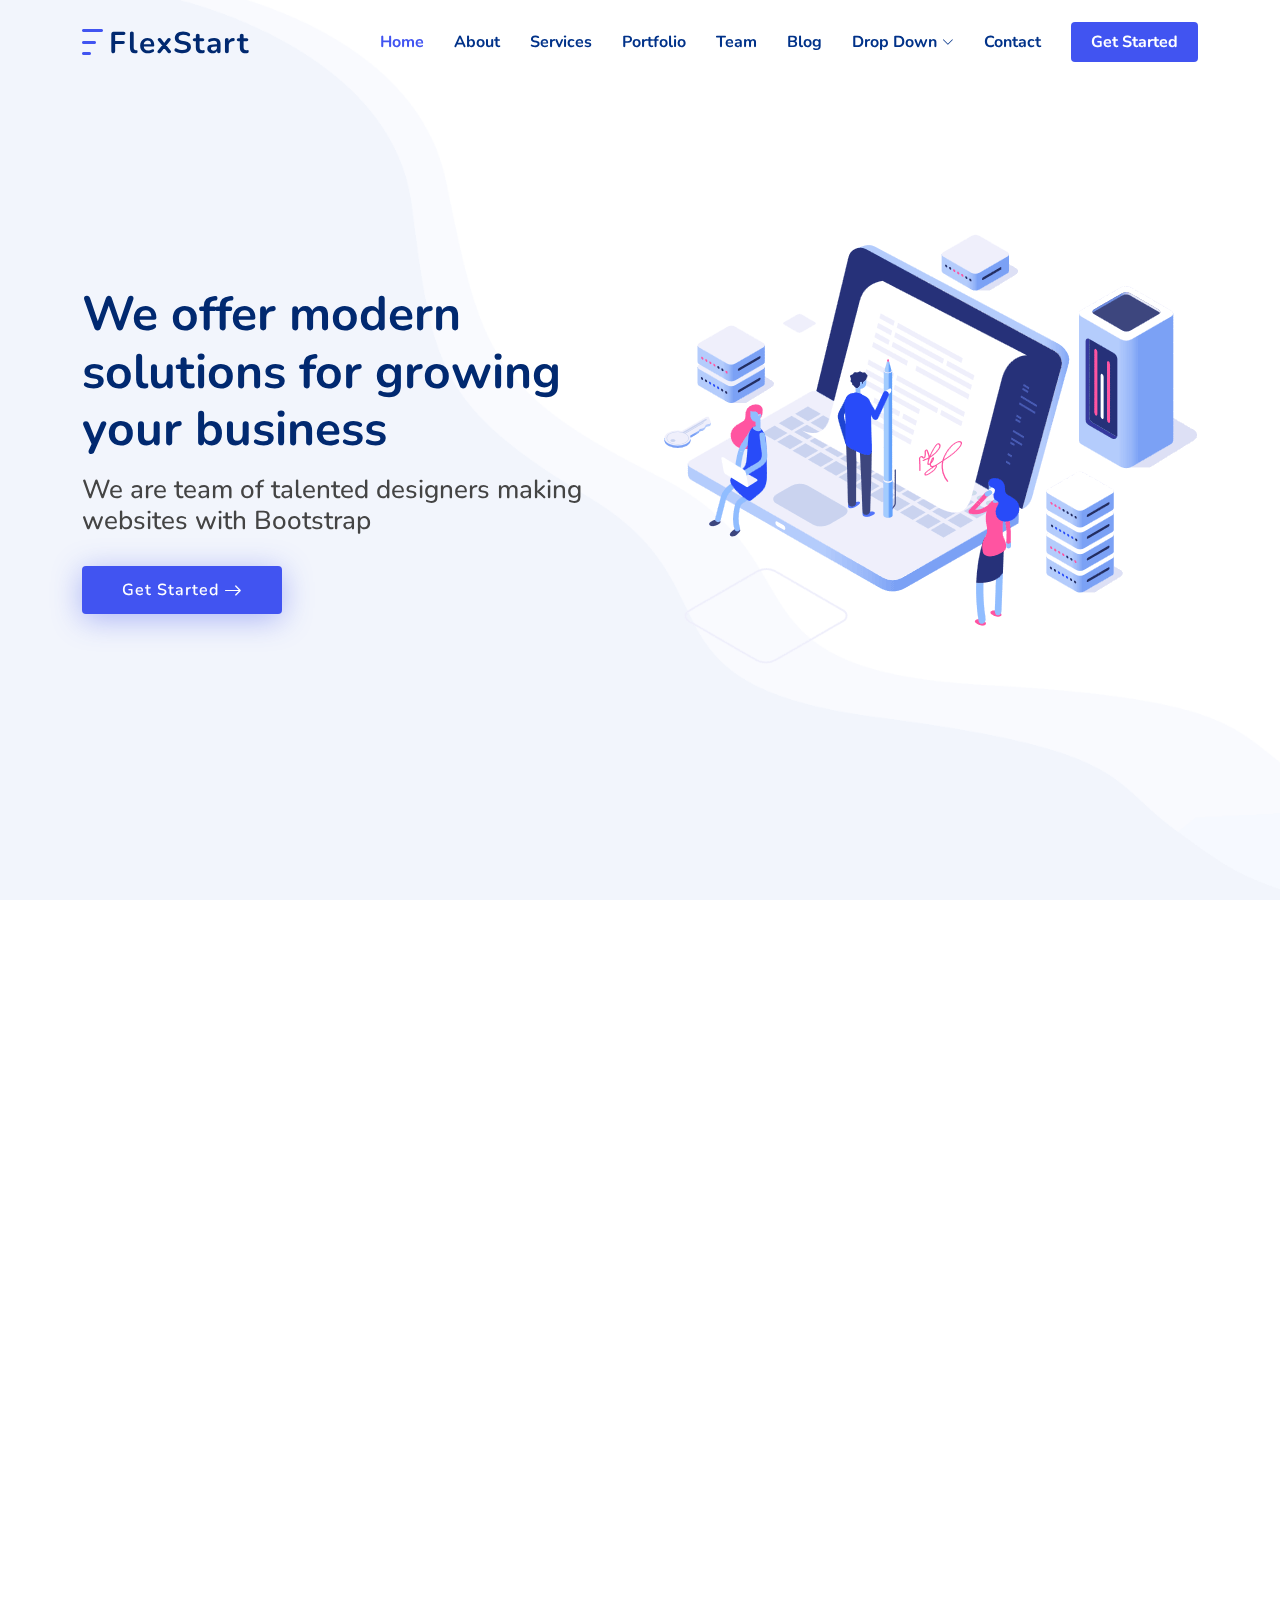
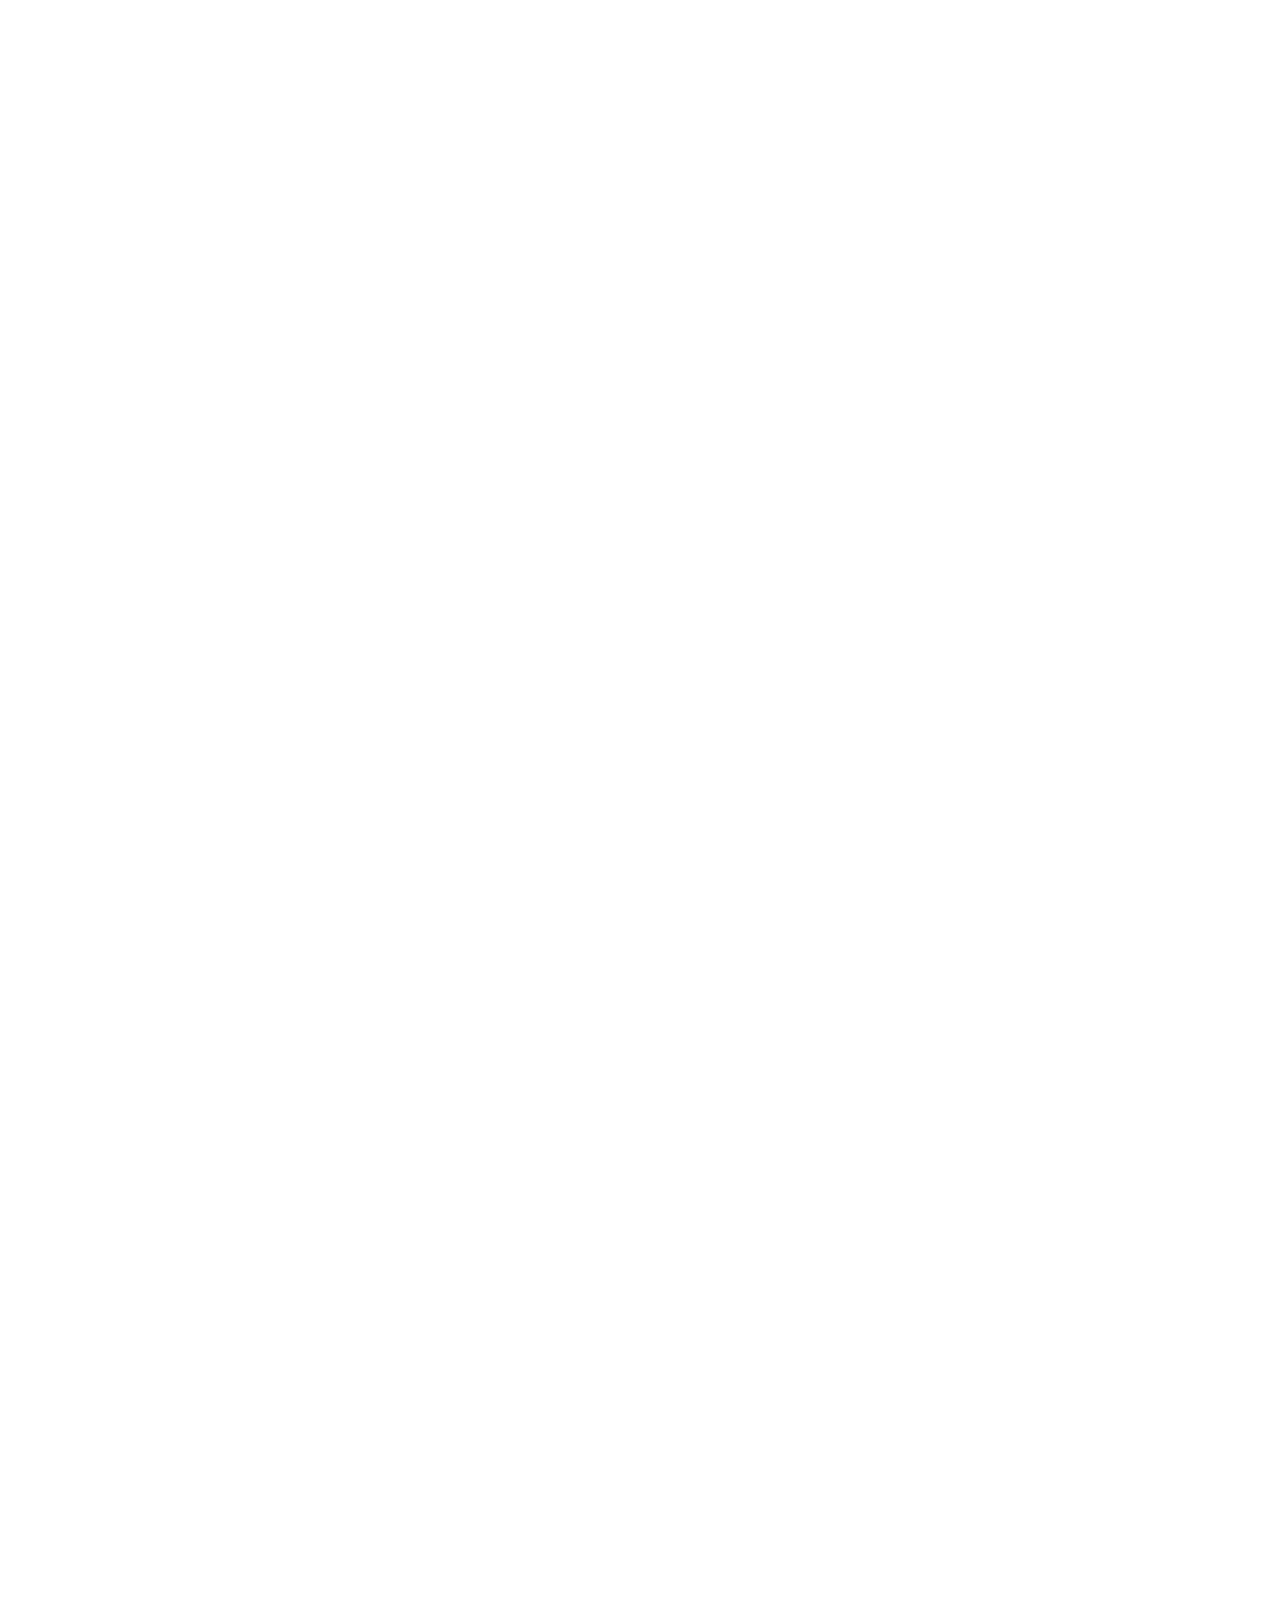
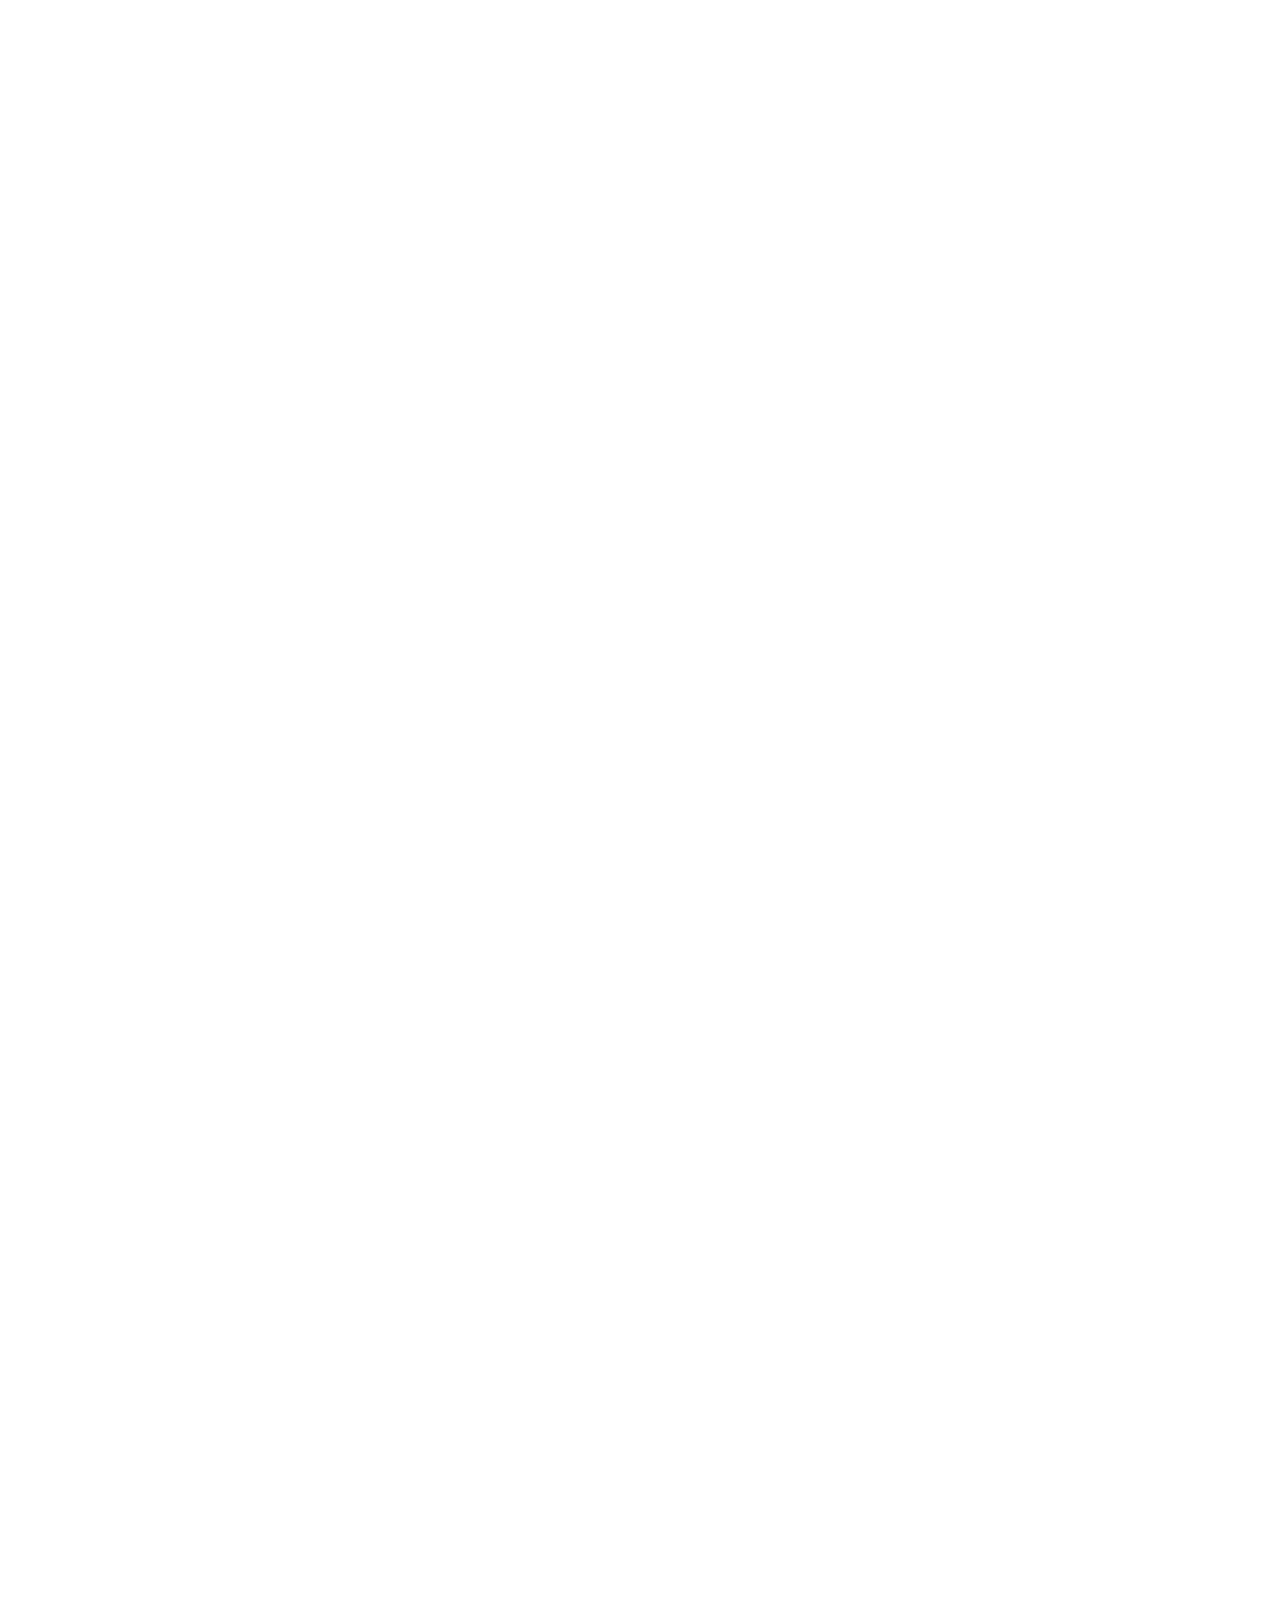
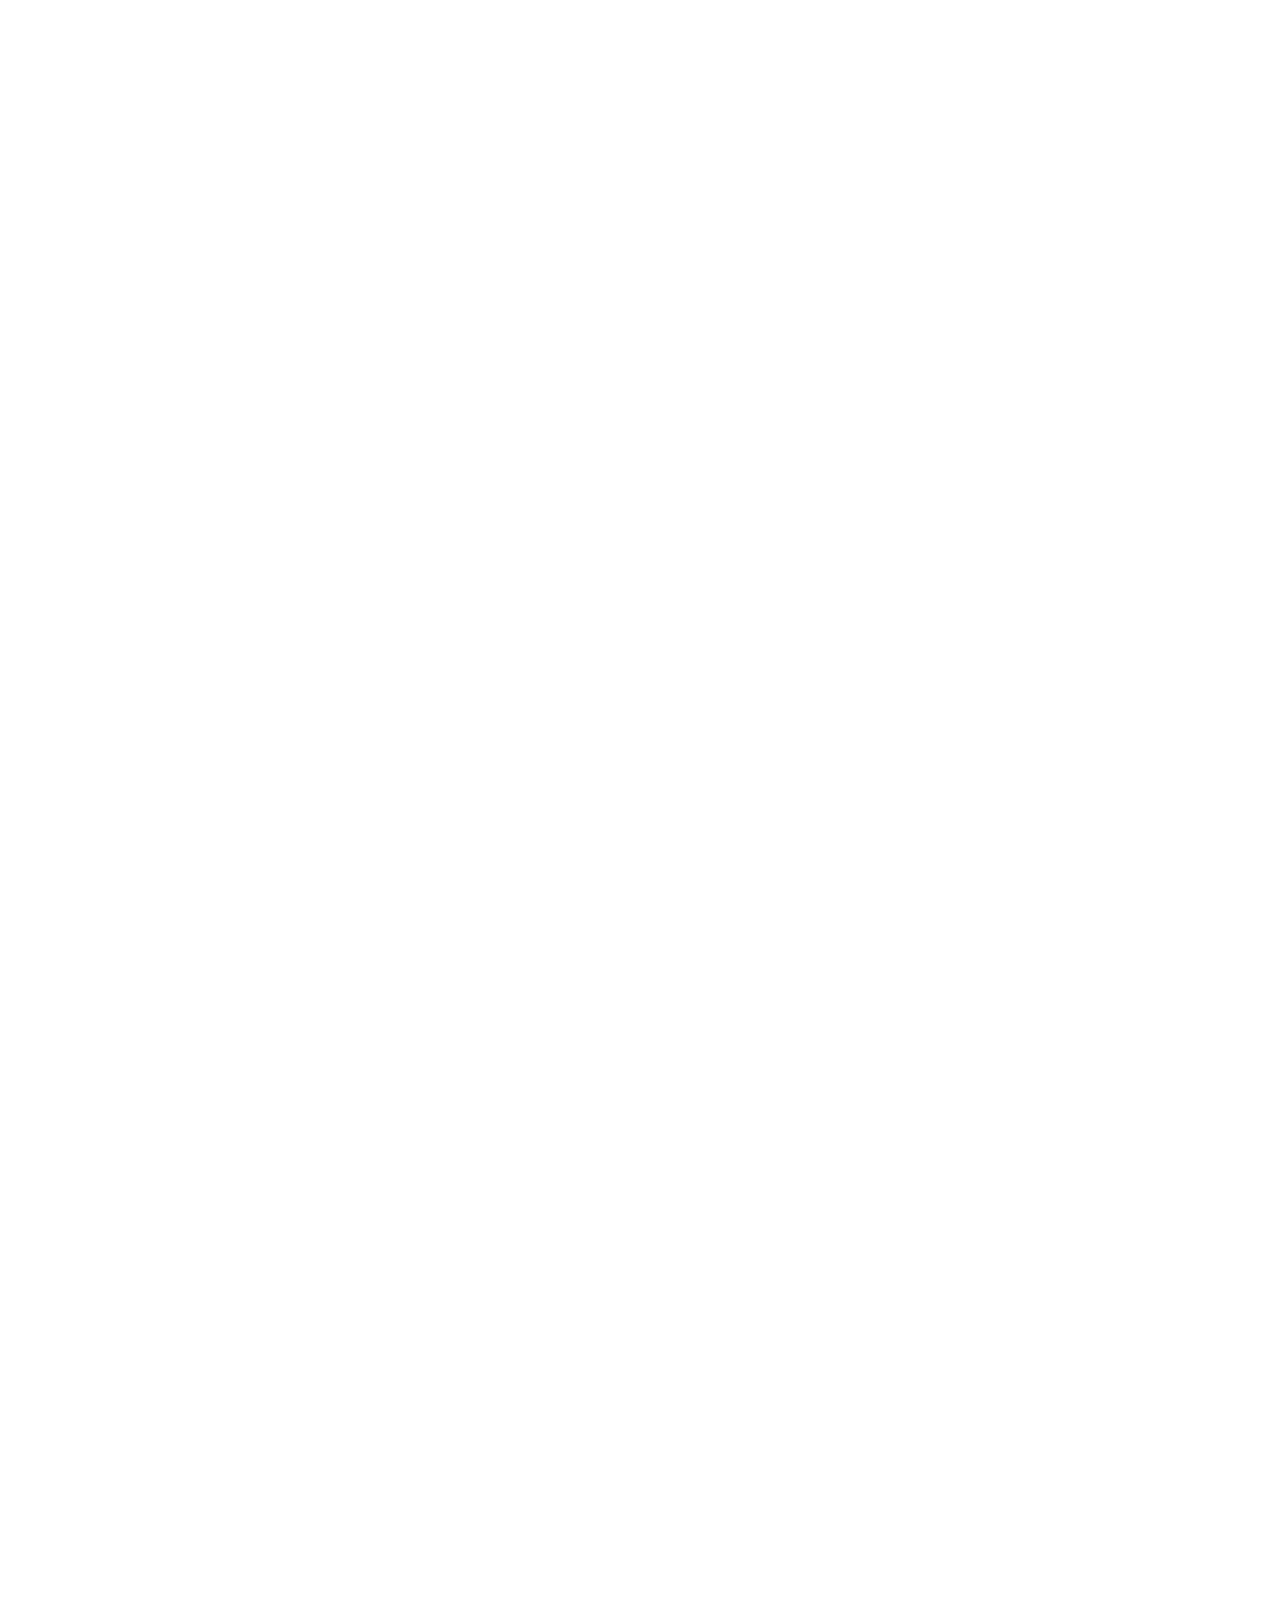
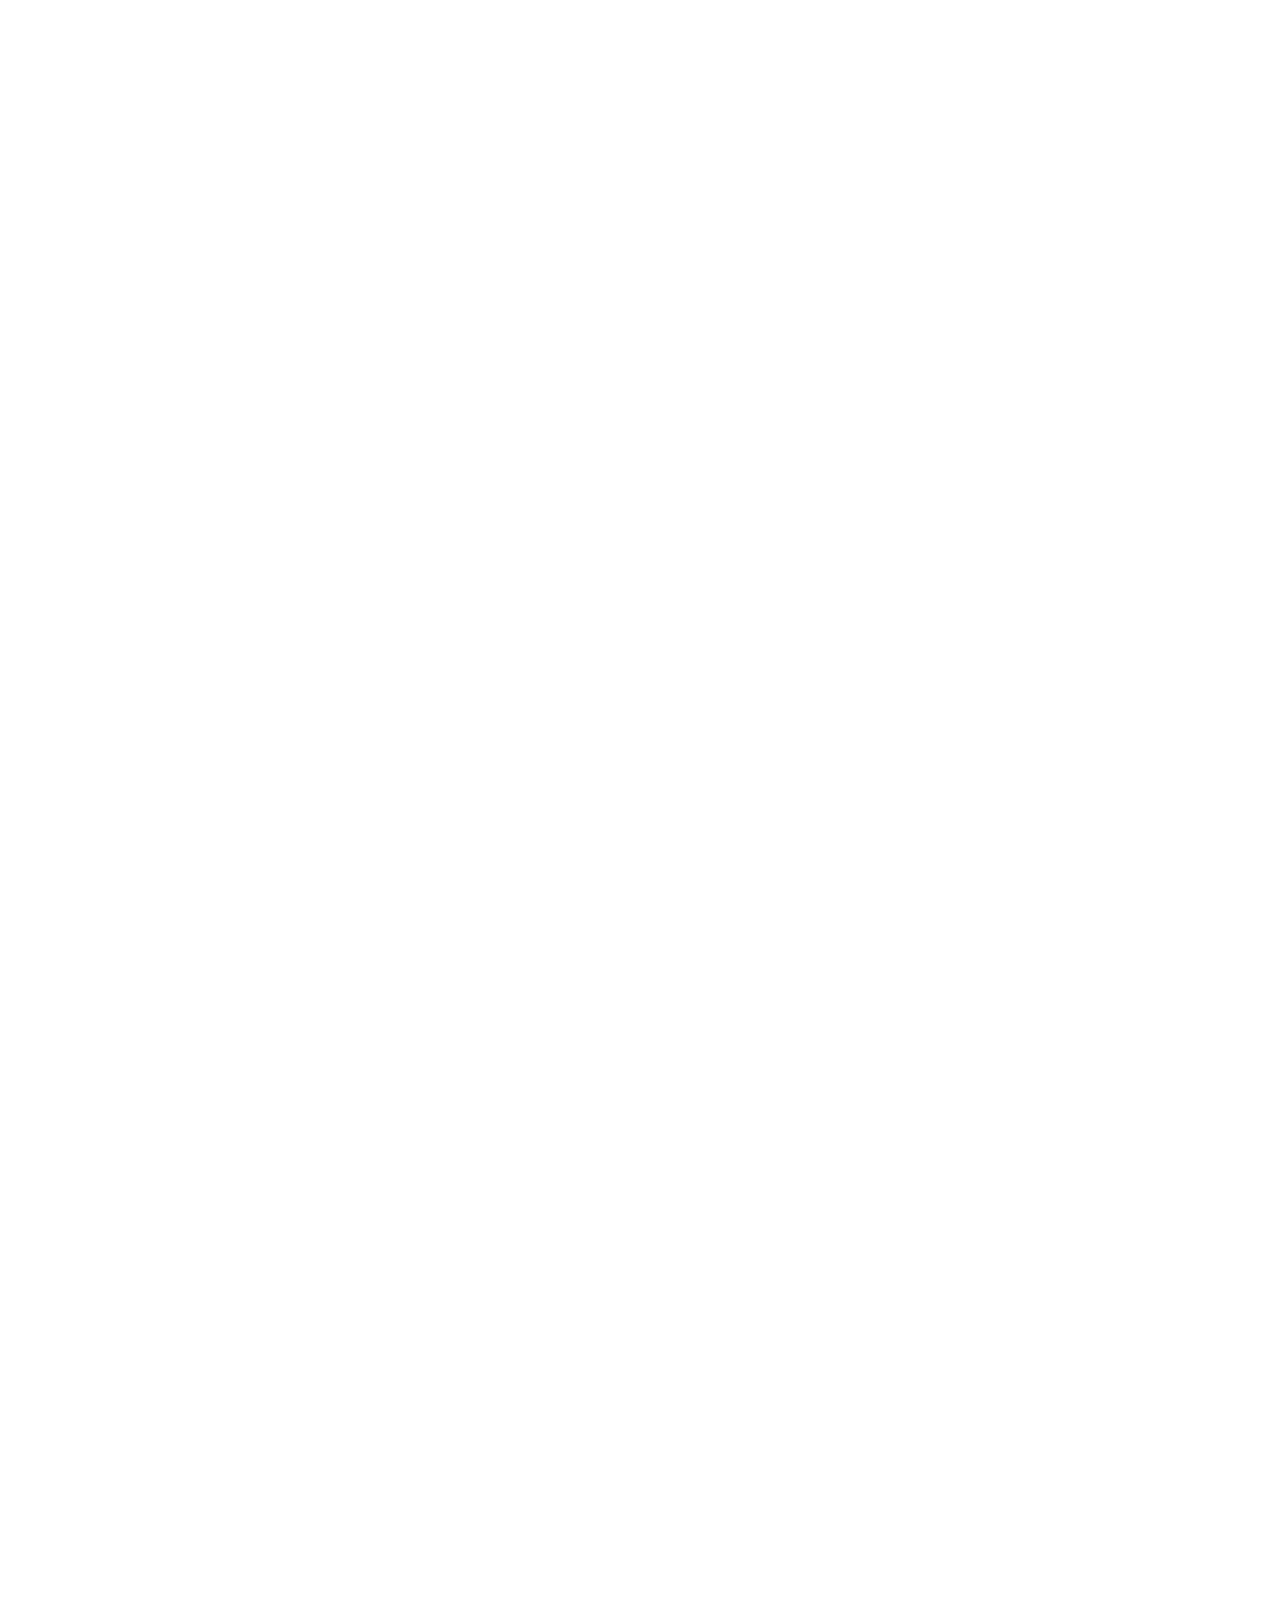
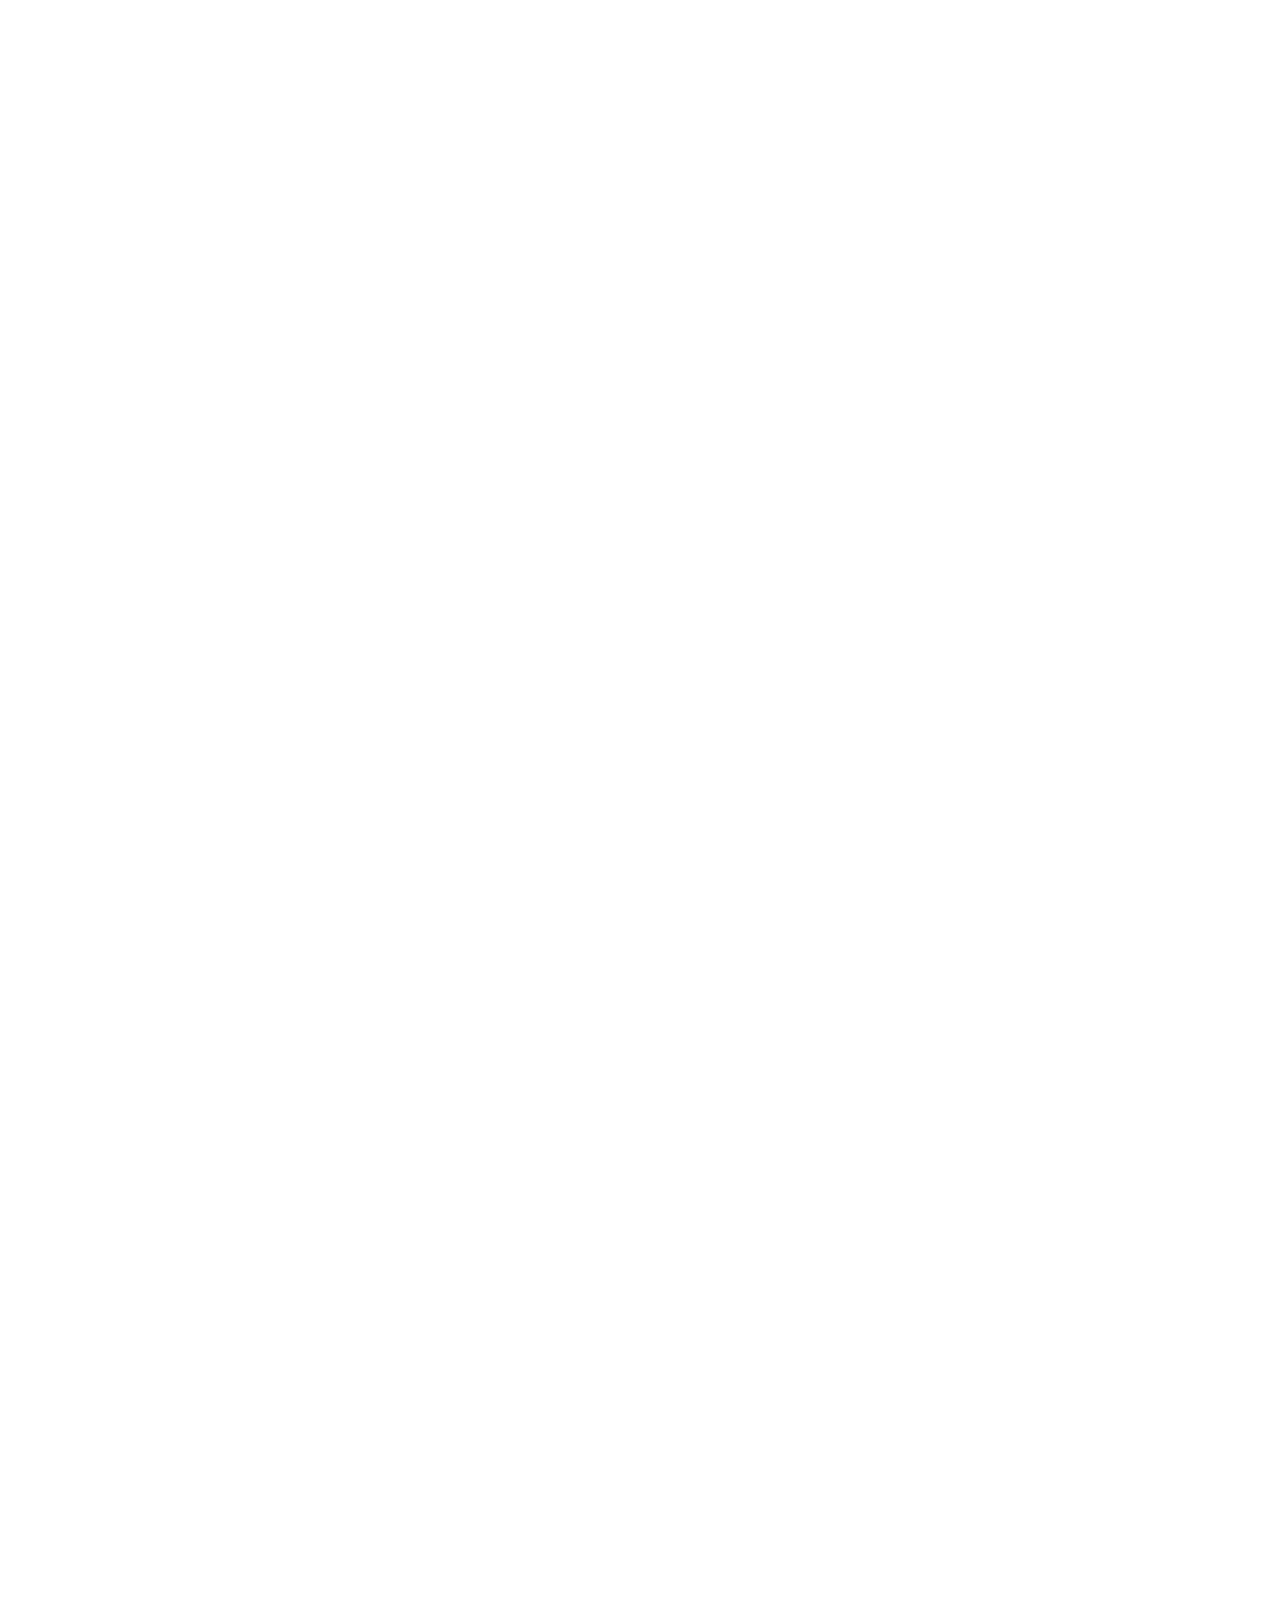
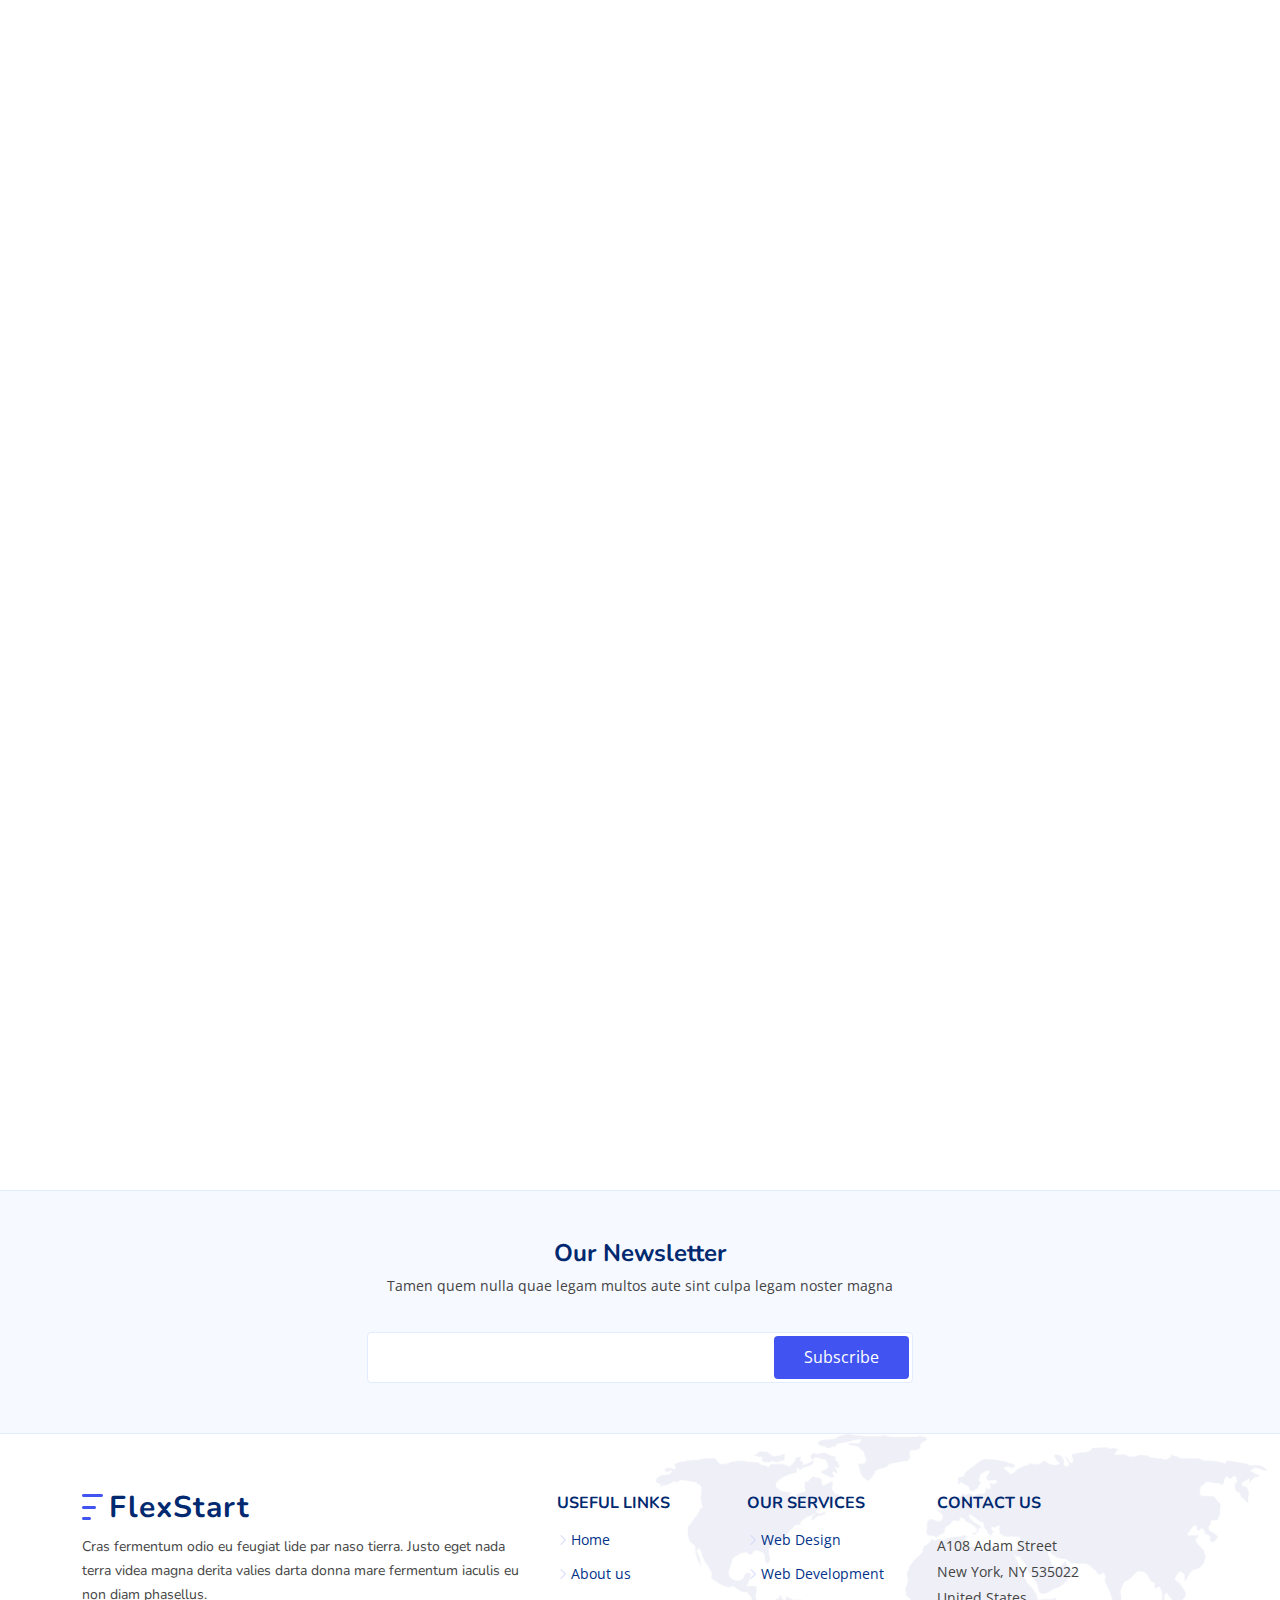
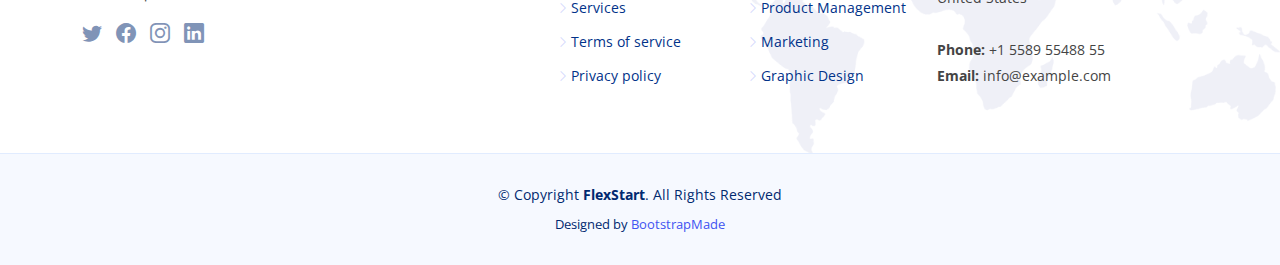
<file: FlexStart/index.html>
<!DOCTYPE html>
<html lang="en">

<head>
  <meta charset="utf-8">
  <meta content="width=device-width, initial-scale=1.0" name="viewport">

  <title>FlexStart Bootstrap Template - Index</title>
  <meta content="" name="description">

  <meta content="" name="keywords">

  <!-- Favicons -->
  <link href="assets/img/favicon.png" rel="icon">
  <link href="assets/img/apple-touch-icon.png" rel="apple-touch-icon">

  <!-- Google Fonts -->
  <link href="https://fonts.googleapis.com/css?family=Open+Sans:300,300i,400,400i,600,600i,700,700i|Nunito:300,300i,400,400i,600,600i,700,700i|Poppins:300,300i,400,400i,500,500i,600,600i,700,700i" rel="stylesheet">

  <!-- Vendor CSS Files -->
  <link href="assets/vendor/aos/aos.css" rel="stylesheet">
  <link href="assets/vendor/bootstrap/css/bootstrap.min.css" rel="stylesheet">
  <link href="assets/vendor/bootstrap-icons/bootstrap-icons.css" rel="stylesheet">
  <link href="assets/vendor/glightbox/css/glightbox.min.css" rel="stylesheet">
  <link href="assets/vendor/remixicon/remixicon.css" rel="stylesheet">
  <link href="assets/vendor/swiper/swiper-bundle.min.css" rel="stylesheet">

  <!-- Template Main CSS File -->
  <link href="assets/css/style.css" rel="stylesheet">

  <!-- =======================================================
  * Template Name: FlexStart - v1.10.1
  * Template URL: https://bootstrapmade.com/flexstart-bootstrap-startup-template/
  * Author: BootstrapMade.com
  * License: https://bootstrapmade.com/license/
  ======================================================== -->
</head>

<body>

  <!-- ======= Header ======= -->
  <header id="header" class="header fixed-top">
    <div class="container-fluid container-xl d-flex align-items-center justify-content-between">

      <a href="index.html" class="logo d-flex align-items-center">
        <img src="assets/img/logo.png" alt="">
        <span>FlexStart</span>
      </a>

      <nav id="navbar" class="navbar">
        <ul>
          <li><a class="nav-link scrollto active" href="#hero">Home</a></li>
          <li><a class="nav-link scrollto" href="#about">About</a></li>
          <li><a class="nav-link scrollto" href="#services">Services</a></li>
          <li><a class="nav-link scrollto" href="#portfolio">Portfolio</a></li>
          <li><a class="nav-link scrollto" href="#team">Team</a></li>
          <li><a href="blog.html">Blog</a></li>
          <li class="dropdown"><a href="#"><span>Drop Down</span> <i class="bi bi-chevron-down"></i></a>
            <ul>
              <li><a href="#">Drop Down 1</a></li>
              <li class="dropdown"><a href="#"><span>Deep Drop Down</span> <i class="bi bi-chevron-right"></i></a>
                <ul>
                  <li><a href="#">Deep Drop Down 1</a></li>
                  <li><a href="#">Deep Drop Down 2</a></li>
                  <li><a href="#">Deep Drop Down 3</a></li>
                  <li><a href="#">Deep Drop Down 4</a></li>
                  <li><a href="#">Deep Drop Down 5</a></li>
                </ul>
              </li>
              <li><a href="#">Drop Down 2</a></li>
              <li><a href="#">Drop Down 3</a></li>
              <li><a href="#">Drop Down 4</a></li>
            </ul>
          </li>
          <li><a class="nav-link scrollto" href="#contact">Contact</a></li>
          <li><a class="getstarted scrollto" href="#about">Get Started</a></li>
        </ul>
        <i class="bi bi-list mobile-nav-toggle"></i>
      </nav><!-- .navbar -->

    </div>
  </header><!-- End Header -->

  <!-- ======= Hero Section ======= -->
  <section id="hero" class="hero d-flex align-items-center">

    <div class="container">
      <div class="row">
        <div class="col-lg-6 d-flex flex-column justify-content-center">
          <h1 data-aos="fade-up">We offer modern solutions for growing your business</h1>
          <h2 data-aos="fade-up" data-aos-delay="400">We are team of talented designers making websites with Bootstrap</h2>
          <div data-aos="fade-up" data-aos-delay="600">
            <div class="text-center text-lg-start">
              <a href="#about" class="btn-get-started scrollto d-inline-flex align-items-center justify-content-center align-self-center">
                <span>Get Started</span>
                <i class="bi bi-arrow-right"></i>
              </a>
            </div>
          </div>
        </div>
        <div class="col-lg-6 hero-img" data-aos="zoom-out" data-aos-delay="200">
          <img src="assets/img/hero-img.png" class="img-fluid" alt="">
        </div>
      </div>
    </div>

  </section><!-- End Hero -->

  <main id="main">
    <!-- ======= About Section ======= -->
    <section id="about" class="about">

      <div class="container" data-aos="fade-up">
        <div class="row gx-0">

          <div class="col-lg-6 d-flex flex-column justify-content-center" data-aos="fade-up" data-aos-delay="200">
            <div class="content">
              <h3>Who We Are</h3>
              <h2>Expedita voluptas omnis cupiditate totam eveniet nobis sint iste. Dolores est repellat corrupti reprehenderit.</h2>
              <p>
                Quisquam vel ut sint cum eos hic dolores aperiam. Sed deserunt et. Inventore et et dolor consequatur itaque ut voluptate sed et. Magnam nam ipsum tenetur suscipit voluptatum nam et est corrupti.
              </p>
              <div class="text-center text-lg-start">
                <a href="#" class="btn-read-more d-inline-flex align-items-center justify-content-center align-self-center">
                  <span>Read More</span>
                  <i class="bi bi-arrow-right"></i>
                </a>
              </div>
            </div>
          </div>

          <div class="col-lg-6 d-flex align-items-center" data-aos="zoom-out" data-aos-delay="200">
            <img src="assets/img/about.jpg" class="img-fluid" alt="">
          </div>

        </div>
      </div>

    </section><!-- End About Section -->

    <!-- ======= Values Section ======= -->
    <section id="values" class="values">

      <div class="container" data-aos="fade-up">

        <header class="section-header">
          <h2>Our Values</h2>
          <p>Odit est perspiciatis laborum et dicta</p>
        </header>

        <div class="row">

          <div class="col-lg-4" data-aos="fade-up" data-aos-delay="200">
            <div class="box">
              <img src="assets/img/values-1.png" class="img-fluid" alt="">
              <h3>Ad cupiditate sed est odio</h3>
              <p>Eum ad dolor et. Autem aut fugiat debitis voluptatem consequuntur sit. Et veritatis id.</p>
            </div>
          </div>

          <div class="col-lg-4 mt-4 mt-lg-0" data-aos="fade-up" data-aos-delay="400">
            <div class="box">
              <img src="assets/img/values-2.png" class="img-fluid" alt="">
              <h3>Voluptatem voluptatum alias</h3>
              <p>Repudiandae amet nihil natus in distinctio suscipit id. Doloremque ducimus ea sit non.</p>
            </div>
          </div>

          <div class="col-lg-4 mt-4 mt-lg-0" data-aos="fade-up" data-aos-delay="600">
            <div class="box">
              <img src="assets/img/values-3.png" class="img-fluid" alt="">
              <h3>Fugit cupiditate alias nobis.</h3>
              <p>Quam rem vitae est autem molestias explicabo debitis sint. Vero aliquid quidem commodi.</p>
            </div>
          </div>

        </div>

      </div>

    </section><!-- End Values Section -->

    <!-- ======= Counts Section ======= -->
    <section id="counts" class="counts">
      <div class="container" data-aos="fade-up">

        <div class="row gy-4">

          <div class="col-lg-3 col-md-6">
            <div class="count-box">
              <i class="bi bi-emoji-smile"></i>
              <div>
                <span data-purecounter-start="0" data-purecounter-end="232" data-purecounter-duration="1" class="purecounter"></span>
                <p>Happy Clients</p>
              </div>
            </div>
          </div>

          <div class="col-lg-3 col-md-6">
            <div class="count-box">
              <i class="bi bi-journal-richtext" style="color: #ee6c20;"></i>
              <div>
                <span data-purecounter-start="0" data-purecounter-end="521" data-purecounter-duration="1" class="purecounter"></span>
                <p>Projects</p>
              </div>
            </div>
          </div>

          <div class="col-lg-3 col-md-6">
            <div class="count-box">
              <i class="bi bi-headset" style="color: #15be56;"></i>
              <div>
                <span data-purecounter-start="0" data-purecounter-end="1463" data-purecounter-duration="1" class="purecounter"></span>
                <p>Hours Of Support</p>
              </div>
            </div>
          </div>

          <div class="col-lg-3 col-md-6">
            <div class="count-box">
              <i class="bi bi-people" style="color: #bb0852;"></i>
              <div>
                <span data-purecounter-start="0" data-purecounter-end="15" data-purecounter-duration="1" class="purecounter"></span>
                <p>Hard Workers</p>
              </div>
            </div>
          </div>

        </div>

      </div>
    </section><!-- End Counts Section -->

    <!-- ======= Features Section ======= -->
    <section id="features" class="features">

      <div class="container" data-aos="fade-up">

        <header class="section-header">
          <h2>Features</h2>
          <p>Laboriosam et omnis fuga quis dolor direda fara</p>
        </header>

        <div class="row">

          <div class="col-lg-6">
            <img src="assets/img/features.png" class="img-fluid" alt="">
          </div>

          <div class="col-lg-6 mt-5 mt-lg-0 d-flex">
            <div class="row align-self-center gy-4">

              <div class="col-md-6" data-aos="zoom-out" data-aos-delay="200">
                <div class="feature-box d-flex align-items-center">
                  <i class="bi bi-check"></i>
                  <h3>Eos aspernatur rem</h3>
                </div>
              </div>

              <div class="col-md-6" data-aos="zoom-out" data-aos-delay="300">
                <div class="feature-box d-flex align-items-center">
                  <i class="bi bi-check"></i>
                  <h3>Facilis neque ipsa</h3>
                </div>
              </div>

              <div class="col-md-6" data-aos="zoom-out" data-aos-delay="400">
                <div class="feature-box d-flex align-items-center">
                  <i class="bi bi-check"></i>
                  <h3>Volup amet voluptas</h3>
                </div>
              </div>

              <div class="col-md-6" data-aos="zoom-out" data-aos-delay="500">
                <div class="feature-box d-flex align-items-center">
                  <i class="bi bi-check"></i>
                  <h3>Rerum omnis sint</h3>
                </div>
              </div>

              <div class="col-md-6" data-aos="zoom-out" data-aos-delay="600">
                <div class="feature-box d-flex align-items-center">
                  <i class="bi bi-check"></i>
                  <h3>Alias possimus</h3>
                </div>
              </div>

              <div class="col-md-6" data-aos="zoom-out" data-aos-delay="700">
                <div class="feature-box d-flex align-items-center">
                  <i class="bi bi-check"></i>
                  <h3>Repellendus mollitia</h3>
                </div>
              </div>

            </div>
          </div>

        </div> <!-- / row -->

        <!-- Feature Tabs -->
        <div class="row feture-tabs" data-aos="fade-up">
          <div class="col-lg-6">
            <h3>Neque officiis dolore maiores et exercitationem quae est seda lidera pat claero</h3>

            <!-- Tabs -->
            <ul class="nav nav-pills mb-3">
              <li>
                <a class="nav-link active" data-bs-toggle="pill" href="#tab1">Saepe fuga</a>
              </li>
              <li>
                <a class="nav-link" data-bs-toggle="pill" href="#tab2">Voluptates</a>
              </li>
              <li>
                <a class="nav-link" data-bs-toggle="pill" href="#tab3">Corrupti</a>
              </li>
            </ul><!-- End Tabs -->

            <!-- Tab Content -->
            <div class="tab-content">

              <div class="tab-pane fade show active" id="tab1">
                <p>Consequuntur inventore voluptates consequatur aut vel et. Eos doloribus expedita. Sapiente atque consequatur minima nihil quae aspernatur quo suscipit voluptatem.</p>
                <div class="d-flex align-items-center mb-2">
                  <i class="bi bi-check2"></i>
                  <h4>Repudiandae rerum velit modi et officia quasi facilis</h4>
                </div>
                <p>Laborum omnis voluptates voluptas qui sit aliquam blanditiis. Sapiente minima commodi dolorum non eveniet magni quaerat nemo et.</p>
                <div class="d-flex align-items-center mb-2">
                  <i class="bi bi-check2"></i>
                  <h4>Incidunt non veritatis illum ea ut nisi</h4>
                </div>
                <p>Non quod totam minus repellendus autem sint velit. Rerum debitis facere soluta tenetur. Iure molestiae assumenda sunt qui inventore eligendi voluptates nisi at. Dolorem quo tempora. Quia et perferendis.</p>
              </div><!-- End Tab 1 Content -->

              <div class="tab-pane fade show" id="tab2">
                <p>Consequuntur inventore voluptates consequatur aut vel et. Eos doloribus expedita. Sapiente atque consequatur minima nihil quae aspernatur quo suscipit voluptatem.</p>
                <div class="d-flex align-items-center mb-2">
                  <i class="bi bi-check2"></i>
                  <h4>Repudiandae rerum velit modi et officia quasi facilis</h4>
                </div>
                <p>Laborum omnis voluptates voluptas qui sit aliquam blanditiis. Sapiente minima commodi dolorum non eveniet magni quaerat nemo et.</p>
                <div class="d-flex align-items-center mb-2">
                  <i class="bi bi-check2"></i>
                  <h4>Incidunt non veritatis illum ea ut nisi</h4>
                </div>
                <p>Non quod totam minus repellendus autem sint velit. Rerum debitis facere soluta tenetur. Iure molestiae assumenda sunt qui inventore eligendi voluptates nisi at. Dolorem quo tempora. Quia et perferendis.</p>
              </div><!-- End Tab 2 Content -->

              <div class="tab-pane fade show" id="tab3">
                <p>Consequuntur inventore voluptates consequatur aut vel et. Eos doloribus expedita. Sapiente atque consequatur minima nihil quae aspernatur quo suscipit voluptatem.</p>
                <div class="d-flex align-items-center mb-2">
                  <i class="bi bi-check2"></i>
                  <h4>Repudiandae rerum velit modi et officia quasi facilis</h4>
                </div>
                <p>Laborum omnis voluptates voluptas qui sit aliquam blanditiis. Sapiente minima commodi dolorum non eveniet magni quaerat nemo et.</p>
                <div class="d-flex align-items-center mb-2">
                  <i class="bi bi-check2"></i>
                  <h4>Incidunt non veritatis illum ea ut nisi</h4>
                </div>
                <p>Non quod totam minus repellendus autem sint velit. Rerum debitis facere soluta tenetur. Iure molestiae assumenda sunt qui inventore eligendi voluptates nisi at. Dolorem quo tempora. Quia et perferendis.</p>
              </div><!-- End Tab 3 Content -->

            </div>

          </div>

          <div class="col-lg-6">
            <img src="assets/img/features-2.png" class="img-fluid" alt="">
          </div>

        </div><!-- End Feature Tabs -->

        <!-- Feature Icons -->
        <div class="row feature-icons" data-aos="fade-up">
          <h3>Ratione mollitia eos ab laudantium rerum beatae quo</h3>

          <div class="row">

            <div class="col-xl-4 text-center" data-aos="fade-right" data-aos-delay="100">
              <img src="assets/img/features-3.png" class="img-fluid p-4" alt="">
            </div>

            <div class="col-xl-8 d-flex content">
              <div class="row align-self-center gy-4">

                <div class="col-md-6 icon-box" data-aos="fade-up">
                  <i class="ri-line-chart-line"></i>
                  <div>
                    <h4>Corporis voluptates sit</h4>
                    <p>Consequuntur sunt aut quasi enim aliquam quae harum pariatur laboris nisi ut aliquip</p>
                  </div>
                </div>

                <div class="col-md-6 icon-box" data-aos="fade-up" data-aos-delay="100">
                  <i class="ri-stack-line"></i>
                  <div>
                    <h4>Ullamco laboris nisi</h4>
                    <p>Excepteur sint occaecat cupidatat non proident, sunt in culpa qui officia deserunt</p>
                  </div>
                </div>

                <div class="col-md-6 icon-box" data-aos="fade-up" data-aos-delay="200">
                  <i class="ri-brush-4-line"></i>
                  <div>
                    <h4>Labore consequatur</h4>
                    <p>Aut suscipit aut cum nemo deleniti aut omnis. Doloribus ut maiores omnis facere</p>
                  </div>
                </div>

                <div class="col-md-6 icon-box" data-aos="fade-up" data-aos-delay="300">
                  <i class="ri-magic-line"></i>
                  <div>
                    <h4>Beatae veritatis</h4>
                    <p>Expedita veritatis consequuntur nihil tempore laudantium vitae denat pacta</p>
                  </div>
                </div>

                <div class="col-md-6 icon-box" data-aos="fade-up" data-aos-delay="400">
                  <i class="ri-command-line"></i>
                  <div>
                    <h4>Molestiae dolor</h4>
                    <p>Et fuga et deserunt et enim. Dolorem architecto ratione tensa raptor marte</p>
                  </div>
                </div>

                <div class="col-md-6 icon-box" data-aos="fade-up" data-aos-delay="500">
                  <i class="ri-radar-line"></i>
                  <div>
                    <h4>Explicabo consectetur</h4>
                    <p>Est autem dicta beatae suscipit. Sint veritatis et sit quasi ab aut inventore</p>
                  </div>
                </div>

              </div>
            </div>

          </div>

        </div><!-- End Feature Icons -->

      </div>

    </section><!-- End Features Section -->

    <!-- ======= Services Section ======= -->
    <section id="services" class="services">

      <div class="container" data-aos="fade-up">

        <header class="section-header">
          <h2>Services</h2>
          <p>Veritatis et dolores facere numquam et praesentium</p>
        </header>

        <div class="row gy-4">

          <div class="col-lg-4 col-md-6" data-aos="fade-up" data-aos-delay="200">
            <div class="service-box blue">
              <i class="ri-discuss-line icon"></i>
              <h3>Nesciunt Mete</h3>
              <p>Provident nihil minus qui consequatur non omnis maiores. Eos accusantium minus dolores iure perferendis tempore et consequatur.</p>
              <a href="#" class="read-more"><span>Read More</span> <i class="bi bi-arrow-right"></i></a>
            </div>
          </div>

          <div class="col-lg-4 col-md-6" data-aos="fade-up" data-aos-delay="300">
            <div class="service-box orange">
              <i class="ri-discuss-line icon"></i>
              <h3>Eosle Commodi</h3>
              <p>Ut autem aut autem non a. Sint sint sit facilis nam iusto sint. Libero corrupti neque eum hic non ut nesciunt dolorem.</p>
              <a href="#" class="read-more"><span>Read More</span> <i class="bi bi-arrow-right"></i></a>
            </div>
          </div>

          <div class="col-lg-4 col-md-6" data-aos="fade-up" data-aos-delay="400">
            <div class="service-box green">
              <i class="ri-discuss-line icon"></i>
              <h3>Ledo Markt</h3>
              <p>Ut excepturi voluptatem nisi sed. Quidem fuga consequatur. Minus ea aut. Vel qui id voluptas adipisci eos earum corrupti.</p>
              <a href="#" class="read-more"><span>Read More</span> <i class="bi bi-arrow-right"></i></a>
            </div>
          </div>

          <div class="col-lg-4 col-md-6" data-aos="fade-up" data-aos-delay="500">
            <div class="service-box red">
              <i class="ri-discuss-line icon"></i>
              <h3>Asperiores Commodi</h3>
              <p>Non et temporibus minus omnis sed dolor esse consequatur. Cupiditate sed error ea fuga sit provident adipisci neque.</p>
              <a href="#" class="read-more"><span>Read More</span> <i class="bi bi-arrow-right"></i></a>
            </div>
          </div>

          <div class="col-lg-4 col-md-6" data-aos="fade-up" data-aos-delay="600">
            <div class="service-box purple">
              <i class="ri-discuss-line icon"></i>
              <h3>Velit Doloremque.</h3>
              <p>Cumque et suscipit saepe. Est maiores autem enim facilis ut aut ipsam corporis aut. Sed animi at autem alias eius labore.</p>
              <a href="#" class="read-more"><span>Read More</span> <i class="bi bi-arrow-right"></i></a>
            </div>
          </div>

          <div class="col-lg-4 col-md-6" data-aos="fade-up" data-aos-delay="700">
            <div class="service-box pink">
              <i class="ri-discuss-line icon"></i>
              <h3>Dolori Architecto</h3>
              <p>Hic molestias ea quibusdam eos. Fugiat enim doloremque aut neque non et debitis iure. Corrupti recusandae ducimus enim.</p>
              <a href="#" class="read-more"><span>Read More</span> <i class="bi bi-arrow-right"></i></a>
            </div>
          </div>

        </div>

      </div>

    </section><!-- End Services Section -->

    <!-- ======= Pricing Section ======= -->
    <section id="pricing" class="pricing">

      <div class="container" data-aos="fade-up">

        <header class="section-header">
          <h2>Pricing</h2>
          <p>Check our Pricing</p>
        </header>

        <div class="row gy-4" data-aos="fade-left">

          <div class="col-lg-3 col-md-6" data-aos="zoom-in" data-aos-delay="100">
            <div class="box">
              <h3 style="color: #07d5c0;">Free Plan</h3>
              <div class="price"><sup>$</sup>0<span> / mo</span></div>
              <img src="assets/img/pricing-free.png" class="img-fluid" alt="">
              <ul>
                <li>Aida dere</li>
                <li>Nec feugiat nisl</li>
                <li>Nulla at volutpat dola</li>
                <li class="na">Pharetra massa</li>
                <li class="na">Massa ultricies mi</li>
              </ul>
              <a href="#" class="btn-buy">Buy Now</a>
            </div>
          </div>

          <div class="col-lg-3 col-md-6" data-aos="zoom-in" data-aos-delay="200">
            <div class="box">
              <span class="featured">Featured</span>
              <h3 style="color: #65c600;">Starter Plan</h3>
              <div class="price"><sup>$</sup>19<span> / mo</span></div>
              <img src="assets/img/pricing-starter.png" class="img-fluid" alt="">
              <ul>
                <li>Aida dere</li>
                <li>Nec feugiat nisl</li>
                <li>Nulla at volutpat dola</li>
                <li>Pharetra massa</li>
                <li class="na">Massa ultricies mi</li>
              </ul>
              <a href="#" class="btn-buy">Buy Now</a>
            </div>
          </div>

          <div class="col-lg-3 col-md-6" data-aos="zoom-in" data-aos-delay="300">
            <div class="box">
              <h3 style="color: #ff901c;">Business Plan</h3>
              <div class="price"><sup>$</sup>29<span> / mo</span></div>
              <img src="assets/img/pricing-business.png" class="img-fluid" alt="">
              <ul>
                <li>Aida dere</li>
                <li>Nec feugiat nisl</li>
                <li>Nulla at volutpat dola</li>
                <li>Pharetra massa</li>
                <li>Massa ultricies mi</li>
              </ul>
              <a href="#" class="btn-buy">Buy Now</a>
            </div>
          </div>

          <div class="col-lg-3 col-md-6" data-aos="zoom-in" data-aos-delay="400">
            <div class="box">
              <h3 style="color: #ff0071;">Ultimate Plan</h3>
              <div class="price"><sup>$</sup>49<span> / mo</span></div>
              <img src="assets/img/pricing-ultimate.png" class="img-fluid" alt="">
              <ul>
                <li>Aida dere</li>
                <li>Nec feugiat nisl</li>
                <li>Nulla at volutpat dola</li>
                <li>Pharetra massa</li>
                <li>Massa ultricies mi</li>
              </ul>
              <a href="#" class="btn-buy">Buy Now</a>
            </div>
          </div>

        </div>

      </div>

    </section><!-- End Pricing Section -->

    <!-- ======= F.A.Q Section ======= -->
    <section id="faq" class="faq">

      <div class="container" data-aos="fade-up">

        <header class="section-header">
          <h2>F.A.Q</h2>
          <p>Frequently Asked Questions</p>
        </header>

        <div class="row">
          <div class="col-lg-6">
            <!-- F.A.Q List 1-->
            <div class="accordion accordion-flush" id="faqlist1">
              <div class="accordion-item">
                <h2 class="accordion-header">
                  <button class="accordion-button collapsed" type="button" data-bs-toggle="collapse" data-bs-target="#faq-content-1">
                    Non consectetur a erat nam at lectus urna duis?
                  </button>
                </h2>
                <div id="faq-content-1" class="accordion-collapse collapse" data-bs-parent="#faqlist1">
                  <div class="accordion-body">
                    Feugiat pretium nibh ipsum consequat. Tempus iaculis urna id volutpat lacus laoreet non curabitur gravida. Venenatis lectus magna fringilla urna porttitor rhoncus dolor purus non.
                  </div>
                </div>
              </div>

              <div class="accordion-item">
                <h2 class="accordion-header">
                  <button class="accordion-button collapsed" type="button" data-bs-toggle="collapse" data-bs-target="#faq-content-2">
                    Feugiat scelerisque varius morbi enim nunc faucibus a pellentesque?
                  </button>
                </h2>
                <div id="faq-content-2" class="accordion-collapse collapse" data-bs-parent="#faqlist1">
                  <div class="accordion-body">
                    Dolor sit amet consectetur adipiscing elit pellentesque habitant morbi. Id interdum velit laoreet id donec ultrices. Fringilla phasellus faucibus scelerisque eleifend donec pretium. Est pellentesque elit ullamcorper dignissim. Mauris ultrices eros in cursus turpis massa tincidunt dui.
                  </div>
                </div>
              </div>

              <div class="accordion-item">
                <h2 class="accordion-header">
                  <button class="accordion-button collapsed" type="button" data-bs-toggle="collapse" data-bs-target="#faq-content-3">
                    Dolor sit amet consectetur adipiscing elit pellentesque habitant morbi?
                  </button>
                </h2>
                <div id="faq-content-3" class="accordion-collapse collapse" data-bs-parent="#faqlist1">
                  <div class="accordion-body">
                    Eleifend mi in nulla posuere sollicitudin aliquam ultrices sagittis orci. Faucibus pulvinar elementum integer enim. Sem nulla pharetra diam sit amet nisl suscipit. Rutrum tellus pellentesque eu tincidunt. Lectus urna duis convallis convallis tellus. Urna molestie at elementum eu facilisis sed odio morbi quis
                  </div>
                </div>
              </div>

            </div>
          </div>

          <div class="col-lg-6">

            <!-- F.A.Q List 2-->
            <div class="accordion accordion-flush" id="faqlist2">

              <div class="accordion-item">
                <h2 class="accordion-header">
                  <button class="accordion-button collapsed" type="button" data-bs-toggle="collapse" data-bs-target="#faq2-content-1">
                    Ac odio tempor orci dapibus. Aliquam eleifend mi in nulla?
                  </button>
                </h2>
                <div id="faq2-content-1" class="accordion-collapse collapse" data-bs-parent="#faqlist2">
                  <div class="accordion-body">
                    Dolor sit amet consectetur adipiscing elit pellentesque habitant morbi. Id interdum velit laoreet id donec ultrices. Fringilla phasellus faucibus scelerisque eleifend donec pretium. Est pellentesque elit ullamcorper dignissim. Mauris ultrices eros in cursus turpis massa tincidunt dui.
                  </div>
                </div>
              </div>

              <div class="accordion-item">
                <h2 class="accordion-header">
                  <button class="accordion-button collapsed" type="button" data-bs-toggle="collapse" data-bs-target="#faq2-content-2">
                    Tempus quam pellentesque nec nam aliquam sem et tortor consequat?
                  </button>
                </h2>
                <div id="faq2-content-2" class="accordion-collapse collapse" data-bs-parent="#faqlist2">
                  <div class="accordion-body">
                    Molestie a iaculis at erat pellentesque adipiscing commodo. Dignissim suspendisse in est ante in. Nunc vel risus commodo viverra maecenas accumsan. Sit amet nisl suscipit adipiscing bibendum est. Purus gravida quis blandit turpis cursus in
                  </div>
                </div>
              </div>

              <div class="accordion-item">
                <h2 class="accordion-header">
                  <button class="accordion-button collapsed" type="button" data-bs-toggle="collapse" data-bs-target="#faq2-content-3">
                    Varius vel pharetra vel turpis nunc eget lorem dolor?
                  </button>
                </h2>
                <div id="faq2-content-3" class="accordion-collapse collapse" data-bs-parent="#faqlist2">
                  <div class="accordion-body">
                    Laoreet sit amet cursus sit amet dictum sit amet justo. Mauris vitae ultricies leo integer malesuada nunc vel. Tincidunt eget nullam non nisi est sit amet. Turpis nunc eget lorem dolor sed. Ut venenatis tellus in metus vulputate eu scelerisque. Pellentesque diam volutpat commodo sed egestas egestas fringilla phasellus faucibus. Nibh tellus molestie nunc non blandit massa enim nec.
                  </div>
                </div>
              </div>

            </div>
          </div>

        </div>

      </div>

    </section><!-- End F.A.Q Section -->

    <!-- ======= Portfolio Section ======= -->
    <section id="portfolio" class="portfolio">

      <div class="container" data-aos="fade-up">

        <header class="section-header">
          <h2>Portfolio</h2>
          <p>Check our latest work</p>
        </header>

        <div class="row" data-aos="fade-up" data-aos-delay="100">
          <div class="col-lg-12 d-flex justify-content-center">
            <ul id="portfolio-flters">
              <li data-filter="*" class="filter-active">All</li>
              <li data-filter=".filter-app">App</li>
              <li data-filter=".filter-card">Card</li>
              <li data-filter=".filter-web">Web</li>
            </ul>
          </div>
        </div>

        <div class="row gy-4 portfolio-container" data-aos="fade-up" data-aos-delay="200">

          <div class="col-lg-4 col-md-6 portfolio-item filter-app">
            <div class="portfolio-wrap">
              <img src="assets/img/portfolio/portfolio-1.jpg" class="img-fluid" alt="">
              <div class="portfolio-info">
                <h4>App 1</h4>
                <p>App</p>
                <div class="portfolio-links">
                  <a href="assets/img/portfolio/portfolio-1.jpg" data-gallery="portfolioGallery" class="portfokio-lightbox" title="App 1"><i class="bi bi-plus"></i></a>
                  <a href="portfolio-details.html" title="More Details"><i class="bi bi-link"></i></a>
                </div>
              </div>
            </div>
          </div>

          <div class="col-lg-4 col-md-6 portfolio-item filter-web">
            <div class="portfolio-wrap">
              <img src="assets/img/portfolio/portfolio-2.jpg" class="img-fluid" alt="">
              <div class="portfolio-info">
                <h4>Web 3</h4>
                <p>Web</p>
                <div class="portfolio-links">
                  <a href="assets/img/portfolio/portfolio-2.jpg" data-gallery="portfolioGallery" class="portfokio-lightbox" title="Web 3"><i class="bi bi-plus"></i></a>
                  <a href="portfolio-details.html" title="More Details"><i class="bi bi-link"></i></a>
                </div>
              </div>
            </div>
          </div>

          <div class="col-lg-4 col-md-6 portfolio-item filter-app">
            <div class="portfolio-wrap">
              <img src="assets/img/portfolio/portfolio-3.jpg" class="img-fluid" alt="">
              <div class="portfolio-info">
                <h4>App 2</h4>
                <p>App</p>
                <div class="portfolio-links">
                  <a href="assets/img/portfolio/portfolio-3.jpg" data-gallery="portfolioGallery" class="portfokio-lightbox" title="App 2"><i class="bi bi-plus"></i></a>
                  <a href="portfolio-details.html" title="More Details"><i class="bi bi-link"></i></a>
                </div>
              </div>
            </div>
          </div>

          <div class="col-lg-4 col-md-6 portfolio-item filter-card">
            <div class="portfolio-wrap">
              <img src="assets/img/portfolio/portfolio-4.jpg" class="img-fluid" alt="">
              <div class="portfolio-info">
                <h4>Card 2</h4>
                <p>Card</p>
                <div class="portfolio-links">
                  <a href="assets/img/portfolio/portfolio-4.jpg" data-gallery="portfolioGallery" class="portfokio-lightbox" title="Card 2"><i class="bi bi-plus"></i></a>
                  <a href="portfolio-details.html" title="More Details"><i class="bi bi-link"></i></a>
                </div>
              </div>
            </div>
          </div>

          <div class="col-lg-4 col-md-6 portfolio-item filter-web">
            <div class="portfolio-wrap">
              <img src="assets/img/portfolio/portfolio-5.jpg" class="img-fluid" alt="">
              <div class="portfolio-info">
                <h4>Web 2</h4>
                <p>Web</p>
                <div class="portfolio-links">
                  <a href="assets/img/portfolio/portfolio-5.jpg" data-gallery="portfolioGallery" class="portfokio-lightbox" title="Web 2"><i class="bi bi-plus"></i></a>
                  <a href="portfolio-details.html" title="More Details"><i class="bi bi-link"></i></a>
                </div>
              </div>
            </div>
          </div>

          <div class="col-lg-4 col-md-6 portfolio-item filter-app">
            <div class="portfolio-wrap">
              <img src="assets/img/portfolio/portfolio-6.jpg" class="img-fluid" alt="">
              <div class="portfolio-info">
                <h4>App 3</h4>
                <p>App</p>
                <div class="portfolio-links">
                  <a href="assets/img/portfolio/portfolio-6.jpg" data-gallery="portfolioGallery" class="portfokio-lightbox" title="App 3"><i class="bi bi-plus"></i></a>
                  <a href="portfolio-details.html" title="More Details"><i class="bi bi-link"></i></a>
                </div>
              </div>
            </div>
          </div>

          <div class="col-lg-4 col-md-6 portfolio-item filter-card">
            <div class="portfolio-wrap">
              <img src="assets/img/portfolio/portfolio-7.jpg" class="img-fluid" alt="">
              <div class="portfolio-info">
                <h4>Card 1</h4>
                <p>Card</p>
                <div class="portfolio-links">
                  <a href="assets/img/portfolio/portfolio-7.jpg" data-gallery="portfolioGallery" class="portfokio-lightbox" title="Card 1"><i class="bi bi-plus"></i></a>
                  <a href="portfolio-details.html" title="More Details"><i class="bi bi-link"></i></a>
                </div>
              </div>
            </div>
          </div>

          <div class="col-lg-4 col-md-6 portfolio-item filter-card">
            <div class="portfolio-wrap">
              <img src="assets/img/portfolio/portfolio-8.jpg" class="img-fluid" alt="">
              <div class="portfolio-info">
                <h4>Card 3</h4>
                <p>Card</p>
                <div class="portfolio-links">
                  <a href="assets/img/portfolio/portfolio-8.jpg" data-gallery="portfolioGallery" class="portfokio-lightbox" title="Card 3"><i class="bi bi-plus"></i></a>
                  <a href="portfolio-details.html" title="More Details"><i class="bi bi-link"></i></a>
                </div>
              </div>
            </div>
          </div>

          <div class="col-lg-4 col-md-6 portfolio-item filter-web">
            <div class="portfolio-wrap">
              <img src="assets/img/portfolio/portfolio-9.jpg" class="img-fluid" alt="">
              <div class="portfolio-info">
                <h4>Web 3</h4>
                <p>Web</p>
                <div class="portfolio-links">
                  <a href="assets/img/portfolio/portfolio-9.jpg" data-gallery="portfolioGallery" class="portfokio-lightbox" title="Web 3"><i class="bi bi-plus"></i></a>
                  <a href="portfolio-details.html" title="More Details"><i class="bi bi-link"></i></a>
                </div>
              </div>
            </div>
          </div>

        </div>

      </div>

    </section><!-- End Portfolio Section -->

    <!-- ======= Testimonials Section ======= -->
    <section id="testimonials" class="testimonials">

      <div class="container" data-aos="fade-up">

        <header class="section-header">
          <h2>Testimonials</h2>
          <p>What they are saying about us</p>
        </header>

        <div class="testimonials-slider swiper" data-aos="fade-up" data-aos-delay="200">
          <div class="swiper-wrapper">

            <div class="swiper-slide">
              <div class="testimonial-item">
                <div class="stars">
                  <i class="bi bi-star-fill"></i><i class="bi bi-star-fill"></i><i class="bi bi-star-fill"></i><i class="bi bi-star-fill"></i><i class="bi bi-star-fill"></i>
                </div>
                <p>
                  Proin iaculis purus consequat sem cure digni ssim donec porttitora entum suscipit rhoncus. Accusantium quam, ultricies eget id, aliquam eget nibh et. Maecen aliquam, risus at semper.
                </p>
                <div class="profile mt-auto">
                  <img src="assets/img/testimonials/testimonials-1.jpg" class="testimonial-img" alt="">
                  <h3>Saul Goodman</h3>
                  <h4>Ceo &amp; Founder</h4>
                </div>
              </div>
            </div><!-- End testimonial item -->

            <div class="swiper-slide">
              <div class="testimonial-item">
                <div class="stars">
                  <i class="bi bi-star-fill"></i><i class="bi bi-star-fill"></i><i class="bi bi-star-fill"></i><i class="bi bi-star-fill"></i><i class="bi bi-star-fill"></i>
                </div>
                <p>
                  Export tempor illum tamen malis malis eram quae irure esse labore quem cillum quid cillum eram malis quorum velit fore eram velit sunt aliqua noster fugiat irure amet legam anim culpa.
                </p>
                <div class="profile mt-auto">
                  <img src="assets/img/testimonials/testimonials-2.jpg" class="testimonial-img" alt="">
                  <h3>Sara Wilsson</h3>
                  <h4>Designer</h4>
                </div>
              </div>
            </div><!-- End testimonial item -->

            <div class="swiper-slide">
              <div class="testimonial-item">
                <div class="stars">
                  <i class="bi bi-star-fill"></i><i class="bi bi-star-fill"></i><i class="bi bi-star-fill"></i><i class="bi bi-star-fill"></i><i class="bi bi-star-fill"></i>
                </div>
                <p>
                  Enim nisi quem export duis labore cillum quae magna enim sint quorum nulla quem veniam duis minim tempor labore quem eram duis noster aute amet eram fore quis sint minim.
                </p>
                <div class="profile mt-auto">
                  <img src="assets/img/testimonials/testimonials-3.jpg" class="testimonial-img" alt="">
                  <h3>Jena Karlis</h3>
                  <h4>Store Owner</h4>
                </div>
              </div>
            </div><!-- End testimonial item -->

            <div class="swiper-slide">
              <div class="testimonial-item">
                <div class="stars">
                  <i class="bi bi-star-fill"></i><i class="bi bi-star-fill"></i><i class="bi bi-star-fill"></i><i class="bi bi-star-fill"></i><i class="bi bi-star-fill"></i>
                </div>
                <p>
                  Fugiat enim eram quae cillum dolore dolor amet nulla culpa multos export minim fugiat minim velit minim dolor enim duis veniam ipsum anim magna sunt elit fore quem dolore labore illum veniam.
                </p>
                <div class="profile mt-auto">
                  <img src="assets/img/testimonials/testimonials-4.jpg" class="testimonial-img" alt="">
                  <h3>Matt Brandon</h3>
                  <h4>Freelancer</h4>
                </div>
              </div>
            </div><!-- End testimonial item -->

            <div class="swiper-slide">
              <div class="testimonial-item">
                <div class="stars">
                  <i class="bi bi-star-fill"></i><i class="bi bi-star-fill"></i><i class="bi bi-star-fill"></i><i class="bi bi-star-fill"></i><i class="bi bi-star-fill"></i>
                </div>
                <p>
                  Quis quorum aliqua sint quem legam fore sunt eram irure aliqua veniam tempor noster veniam enim culpa labore duis sunt culpa nulla illum cillum fugiat legam esse veniam culpa fore nisi cillum quid.
                </p>
                <div class="profile mt-auto">
                  <img src="assets/img/testimonials/testimonials-5.jpg" class="testimonial-img" alt="">
                  <h3>John Larson</h3>
                  <h4>Entrepreneur</h4>
                </div>
              </div>
            </div><!-- End testimonial item -->

          </div>
          <div class="swiper-pagination"></div>
        </div>

      </div>

    </section><!-- End Testimonials Section -->

    <!-- ======= Team Section ======= -->
    <section id="team" class="team">

      <div class="container" data-aos="fade-up">

        <header class="section-header">
          <h2>Team</h2>
          <p>Our hard working team</p>
        </header>

        <div class="row gy-4">

          <div class="col-lg-3 col-md-6 d-flex align-items-stretch" data-aos="fade-up" data-aos-delay="100">
            <div class="member">
              <div class="member-img">
                <img src="assets/img/team/team-1.jpg" class="img-fluid" alt="">
                <div class="social">
                  <a href=""><i class="bi bi-twitter"></i></a>
                  <a href=""><i class="bi bi-facebook"></i></a>
                  <a href=""><i class="bi bi-instagram"></i></a>
                  <a href=""><i class="bi bi-linkedin"></i></a>
                </div>
              </div>
              <div class="member-info">
                <h4>Walter White</h4>
                <span>Chief Executive Officer</span>
                <p>Velit aut quia fugit et et. Dolorum ea voluptate vel tempore tenetur ipsa quae aut. Ipsum exercitationem iure minima enim corporis et voluptate.</p>
              </div>
            </div>
          </div>

          <div class="col-lg-3 col-md-6 d-flex align-items-stretch" data-aos="fade-up" data-aos-delay="200">
            <div class="member">
              <div class="member-img">
                <img src="assets/img/team/team-2.jpg" class="img-fluid" alt="">
                <div class="social">
                  <a href=""><i class="bi bi-twitter"></i></a>
                  <a href=""><i class="bi bi-facebook"></i></a>
                  <a href=""><i class="bi bi-instagram"></i></a>
                  <a href=""><i class="bi bi-linkedin"></i></a>
                </div>
              </div>
              <div class="member-info">
                <h4>Sarah Jhonson</h4>
                <span>Product Manager</span>
                <p>Quo esse repellendus quia id. Est eum et accusantium pariatur fugit nihil minima suscipit corporis. Voluptate sed quas reiciendis animi neque sapiente.</p>
              </div>
            </div>
          </div>

          <div class="col-lg-3 col-md-6 d-flex align-items-stretch" data-aos="fade-up" data-aos-delay="300">
            <div class="member">
              <div class="member-img">
                <img src="assets/img/team/team-3.jpg" class="img-fluid" alt="">
                <div class="social">
                  <a href=""><i class="bi bi-twitter"></i></a>
                  <a href=""><i class="bi bi-facebook"></i></a>
                  <a href=""><i class="bi bi-instagram"></i></a>
                  <a href=""><i class="bi bi-linkedin"></i></a>
                </div>
              </div>
              <div class="member-info">
                <h4>William Anderson</h4>
                <span>CTO</span>
                <p>Vero omnis enim consequatur. Voluptas consectetur unde qui molestiae deserunt. Voluptates enim aut architecto porro aspernatur molestiae modi.</p>
              </div>
            </div>
          </div>

          <div class="col-lg-3 col-md-6 d-flex align-items-stretch" data-aos="fade-up" data-aos-delay="400">
            <div class="member">
              <div class="member-img">
                <img src="assets/img/team/team-4.jpg" class="img-fluid" alt="">
                <div class="social">
                  <a href=""><i class="bi bi-twitter"></i></a>
                  <a href=""><i class="bi bi-facebook"></i></a>
                  <a href=""><i class="bi bi-instagram"></i></a>
                  <a href=""><i class="bi bi-linkedin"></i></a>
                </div>
              </div>
              <div class="member-info">
                <h4>Amanda Jepson</h4>
                <span>Accountant</span>
                <p>Rerum voluptate non adipisci animi distinctio et deserunt amet voluptas. Quia aut aliquid doloremque ut possimus ipsum officia.</p>
              </div>
            </div>
          </div>

        </div>

      </div>

    </section><!-- End Team Section -->

    <!-- ======= Clients Section ======= -->
    <section id="clients" class="clients">

      <div class="container" data-aos="fade-up">

        <header class="section-header">
          <h2>Our Clients</h2>
          <p>Temporibus omnis officia</p>
        </header>

        <div class="clients-slider swiper">
          <div class="swiper-wrapper align-items-center">
            <div class="swiper-slide"><img src="assets/img/clients/client-1.png" class="img-fluid" alt=""></div>
            <div class="swiper-slide"><img src="assets/img/clients/client-2.png" class="img-fluid" alt=""></div>
            <div class="swiper-slide"><img src="assets/img/clients/client-3.png" class="img-fluid" alt=""></div>
            <div class="swiper-slide"><img src="assets/img/clients/client-4.png" class="img-fluid" alt=""></div>
            <div class="swiper-slide"><img src="assets/img/clients/client-5.png" class="img-fluid" alt=""></div>
            <div class="swiper-slide"><img src="assets/img/clients/client-6.png" class="img-fluid" alt=""></div>
            <div class="swiper-slide"><img src="assets/img/clients/client-7.png" class="img-fluid" alt=""></div>
            <div class="swiper-slide"><img src="assets/img/clients/client-8.png" class="img-fluid" alt=""></div>
          </div>
          <div class="swiper-pagination"></div>
        </div>
      </div>

    </section><!-- End Clients Section -->

    <!-- ======= Recent Blog Posts Section ======= -->
    <section id="recent-blog-posts" class="recent-blog-posts">

      <div class="container" data-aos="fade-up">

        <header class="section-header">
          <h2>Blog</h2>
          <p>Recent posts form our Blog</p>
        </header>

        <div class="row">

          <div class="col-lg-4">
            <div class="post-box">
              <div class="post-img"><img src="assets/img/blog/blog-1.jpg" class="img-fluid" alt=""></div>
              <span class="post-date">Tue, September 15</span>
              <h3 class="post-title">Eum ad dolor et. Autem aut fugiat debitis voluptatem consequuntur sit</h3>
              <a href="blog-single.html" class="readmore stretched-link mt-auto"><span>Read More</span><i class="bi bi-arrow-right"></i></a>
            </div>
          </div>

          <div class="col-lg-4">
            <div class="post-box">
              <div class="post-img"><img src="assets/img/blog/blog-2.jpg" class="img-fluid" alt=""></div>
              <span class="post-date">Fri, August 28</span>
              <h3 class="post-title">Et repellendus molestiae qui est sed omnis voluptates magnam</h3>
              <a href="blog-single.html" class="readmore stretched-link mt-auto"><span>Read More</span><i class="bi bi-arrow-right"></i></a>
            </div>
          </div>

          <div class="col-lg-4">
            <div class="post-box">
              <div class="post-img"><img src="assets/img/blog/blog-3.jpg" class="img-fluid" alt=""></div>
              <span class="post-date">Mon, July 11</span>
              <h3 class="post-title">Quia assumenda est et veritatis aut quae</h3>
              <a href="blog-single.html" class="readmore stretched-link mt-auto"><span>Read More</span><i class="bi bi-arrow-right"></i></a>
            </div>
          </div>

        </div>

      </div>

    </section><!-- End Recent Blog Posts Section -->

    <!-- ======= Contact Section ======= -->
    <section id="contact" class="contact">

      <div class="container" data-aos="fade-up">

        <header class="section-header">
          <h2>Contact</h2>
          <p>Contact Us</p>
        </header>

        <div class="row gy-4">

          <div class="col-lg-6">

            <div class="row gy-4">
              <div class="col-md-6">
                <div class="info-box">
                  <i class="bi bi-geo-alt"></i>
                  <h3>Address</h3>
                  <p>A108 Adam Street,<br>New York, NY 535022</p>
                </div>
              </div>
              <div class="col-md-6">
                <div class="info-box">
                  <i class="bi bi-telephone"></i>
                  <h3>Call Us</h3>
                  <p>+1 5589 55488 55<br>+1 6678 254445 41</p>
                </div>
              </div>
              <div class="col-md-6">
                <div class="info-box">
                  <i class="bi bi-envelope"></i>
                  <h3>Email Us</h3>
                  <p>info@example.com<br>contact@example.com</p>
                </div>
              </div>
              <div class="col-md-6">
                <div class="info-box">
                  <i class="bi bi-clock"></i>
                  <h3>Open Hours</h3>
                  <p>Monday - Friday<br>9:00AM - 05:00PM</p>
                </div>
              </div>
            </div>

          </div>

          <div class="col-lg-6">
            <form action="forms/contact.php" method="post" class="php-email-form">
              <div class="row gy-4">

                <div class="col-md-6">
                  <input type="text" name="name" class="form-control" placeholder="Your Name" required>
                </div>

                <div class="col-md-6 ">
                  <input type="email" class="form-control" name="email" placeholder="Your Email" required>
                </div>

                <div class="col-md-12">
                  <input type="text" class="form-control" name="subject" placeholder="Subject" required>
                </div>

                <div class="col-md-12">
                  <textarea class="form-control" name="message" rows="6" placeholder="Message" required></textarea>
                </div>

                <div class="col-md-12 text-center">
                  <div class="loading">Loading</div>
                  <div class="error-message"></div>
                  <div class="sent-message">Your message has been sent. Thank you!</div>

                  <button type="submit">Send Message</button>
                </div>

              </div>
            </form>

          </div>

        </div>

      </div>

    </section><!-- End Contact Section -->

  </main><!-- End #main -->

  <!-- ======= Footer ======= -->
  <footer id="footer" class="footer">

    <div class="footer-newsletter">
      <div class="container">
        <div class="row justify-content-center">
          <div class="col-lg-12 text-center">
            <h4>Our Newsletter</h4>
            <p>Tamen quem nulla quae legam multos aute sint culpa legam noster magna</p>
          </div>
          <div class="col-lg-6">
            <form action="" method="post">
              <input type="email" name="email"><input type="submit" value="Subscribe">
            </form>
          </div>
        </div>
      </div>
    </div>

    <div class="footer-top">
      <div class="container">
        <div class="row gy-4">
          <div class="col-lg-5 col-md-12 footer-info">
            <a href="index.html" class="logo d-flex align-items-center">
              <img src="assets/img/logo.png" alt="">
              <span>FlexStart</span>
            </a>
            <p>Cras fermentum odio eu feugiat lide par naso tierra. Justo eget nada terra videa magna derita valies darta donna mare fermentum iaculis eu non diam phasellus.</p>
            <div class="social-links mt-3">
              <a href="#" class="twitter"><i class="bi bi-twitter"></i></a>
              <a href="#" class="facebook"><i class="bi bi-facebook"></i></a>
              <a href="#" class="instagram"><i class="bi bi-instagram"></i></a>
              <a href="#" class="linkedin"><i class="bi bi-linkedin"></i></a>
            </div>
          </div>

          <div class="col-lg-2 col-6 footer-links">
            <h4>Useful Links</h4>
            <ul>
              <li><i class="bi bi-chevron-right"></i> <a href="#">Home</a></li>
              <li><i class="bi bi-chevron-right"></i> <a href="#">About us</a></li>
              <li><i class="bi bi-chevron-right"></i> <a href="#">Services</a></li>
              <li><i class="bi bi-chevron-right"></i> <a href="#">Terms of service</a></li>
              <li><i class="bi bi-chevron-right"></i> <a href="#">Privacy policy</a></li>
            </ul>
          </div>

          <div class="col-lg-2 col-6 footer-links">
            <h4>Our Services</h4>
            <ul>
              <li><i class="bi bi-chevron-right"></i> <a href="#">Web Design</a></li>
              <li><i class="bi bi-chevron-right"></i> <a href="#">Web Development</a></li>
              <li><i class="bi bi-chevron-right"></i> <a href="#">Product Management</a></li>
              <li><i class="bi bi-chevron-right"></i> <a href="#">Marketing</a></li>
              <li><i class="bi bi-chevron-right"></i> <a href="#">Graphic Design</a></li>
            </ul>
          </div>

          <div class="col-lg-3 col-md-12 footer-contact text-center text-md-start">
            <h4>Contact Us</h4>
            <p>
              A108 Adam Street <br>
              New York, NY 535022<br>
              United States <br><br>
              <strong>Phone:</strong> +1 5589 55488 55<br>
              <strong>Email:</strong> info@example.com<br>
            </p>

          </div>

        </div>
      </div>
    </div>

    <div class="container">
      <div class="copyright">
        &copy; Copyright <strong><span>FlexStart</span></strong>. All Rights Reserved
      </div>
      <div class="credits">
        <!-- All the links in the footer should remain intact. -->
        <!-- You can delete the links only if you purchased the pro version. -->
        <!-- Licensing information: https://bootstrapmade.com/license/ -->
        <!-- Purchase the pro version with working PHP/AJAX contact form: https://bootstrapmade.com/flexstart-bootstrap-startup-template/ -->
        Designed by <a href="https://bootstrapmade.com/">BootstrapMade</a>
      </div>
    </div>
  </footer><!-- End Footer -->

  <a href="#" class="back-to-top d-flex align-items-center justify-content-center"><i class="bi bi-arrow-up-short"></i></a>

  <!-- Vendor JS Files -->
  <script src="assets/vendor/purecounter/purecounter_vanilla.js"></script>
  <script src="assets/vendor/aos/aos.js"></script>
  <script src="assets/vendor/bootstrap/js/bootstrap.bundle.min.js"></script>
  <script src="assets/vendor/glightbox/js/glightbox.min.js"></script>
  <script src="assets/vendor/isotope-layout/isotope.pkgd.min.js"></script>
  <script src="assets/vendor/swiper/swiper-bundle.min.js"></script>
  <script src="assets/vendor/php-email-form/validate.js"></script>

  <!-- Template Main JS File -->
  <script src="assets/js/main.js"></script>

</body>

</html>
</file>
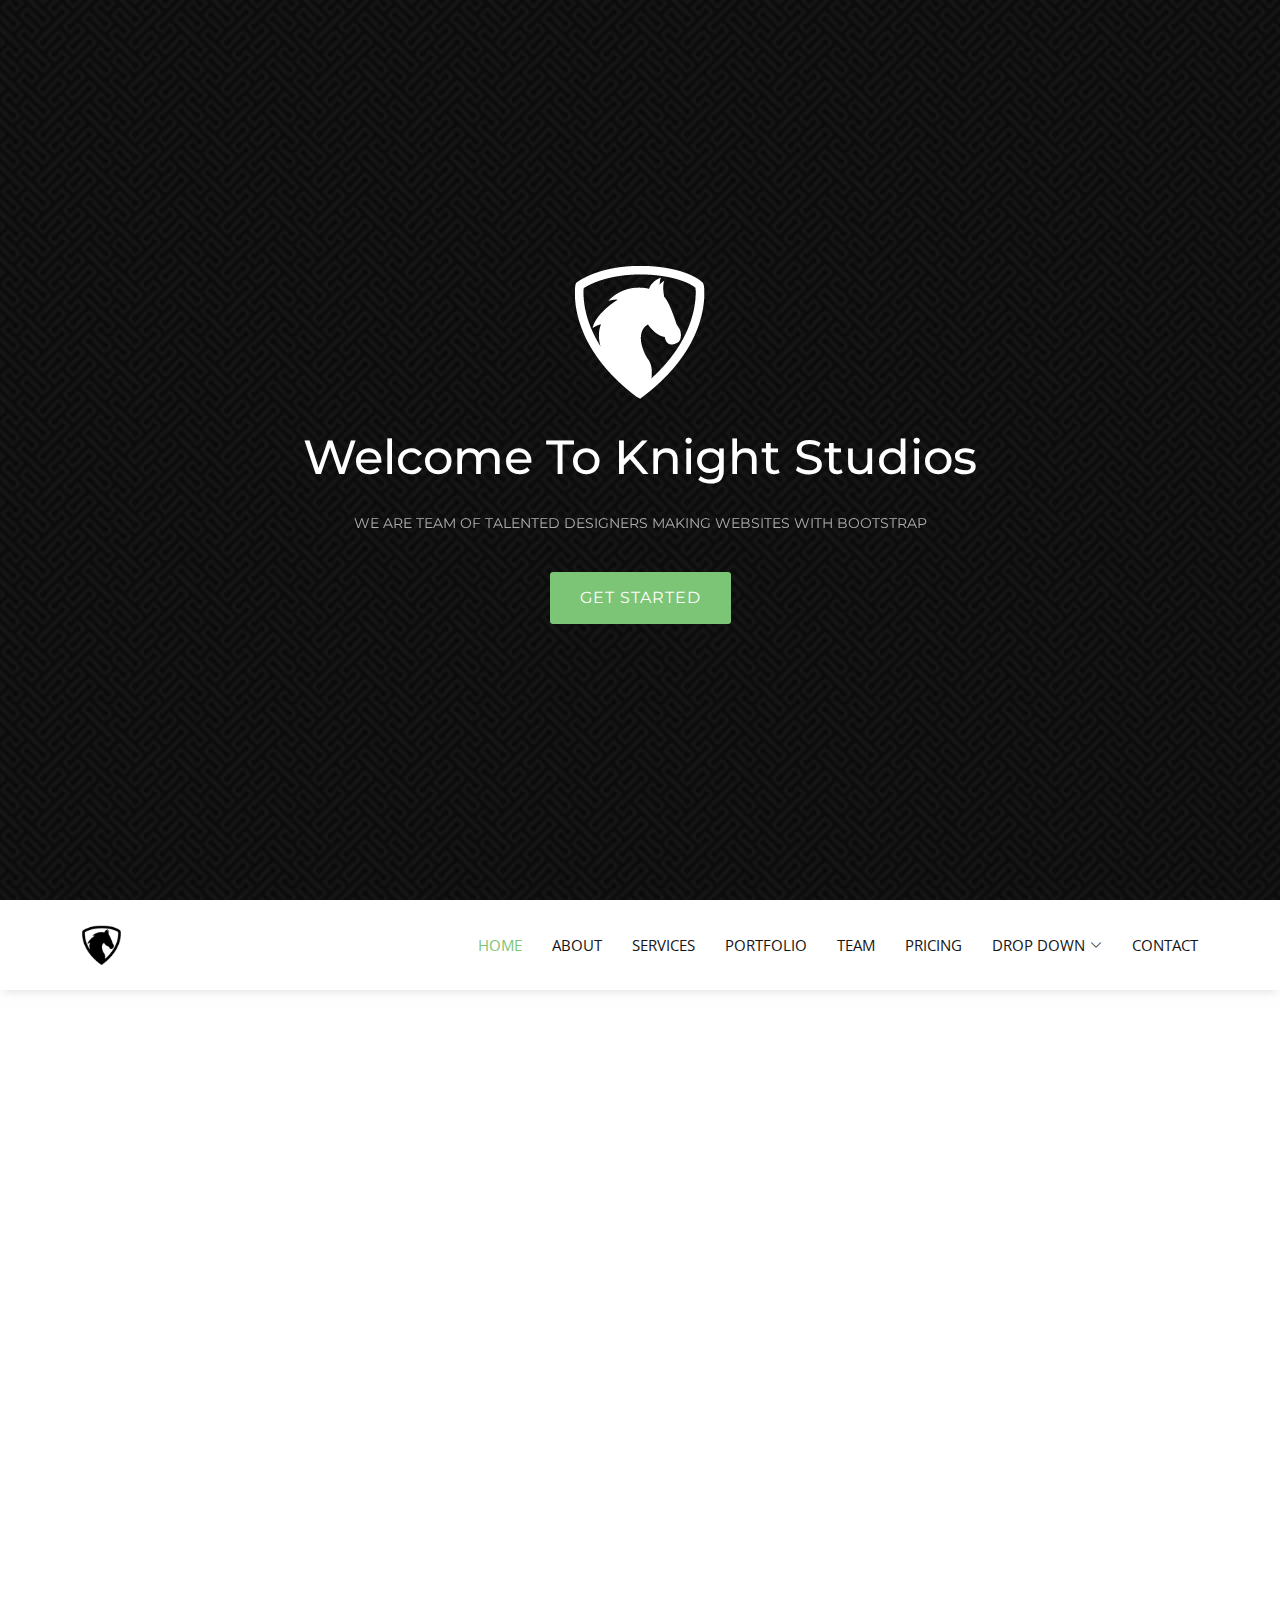
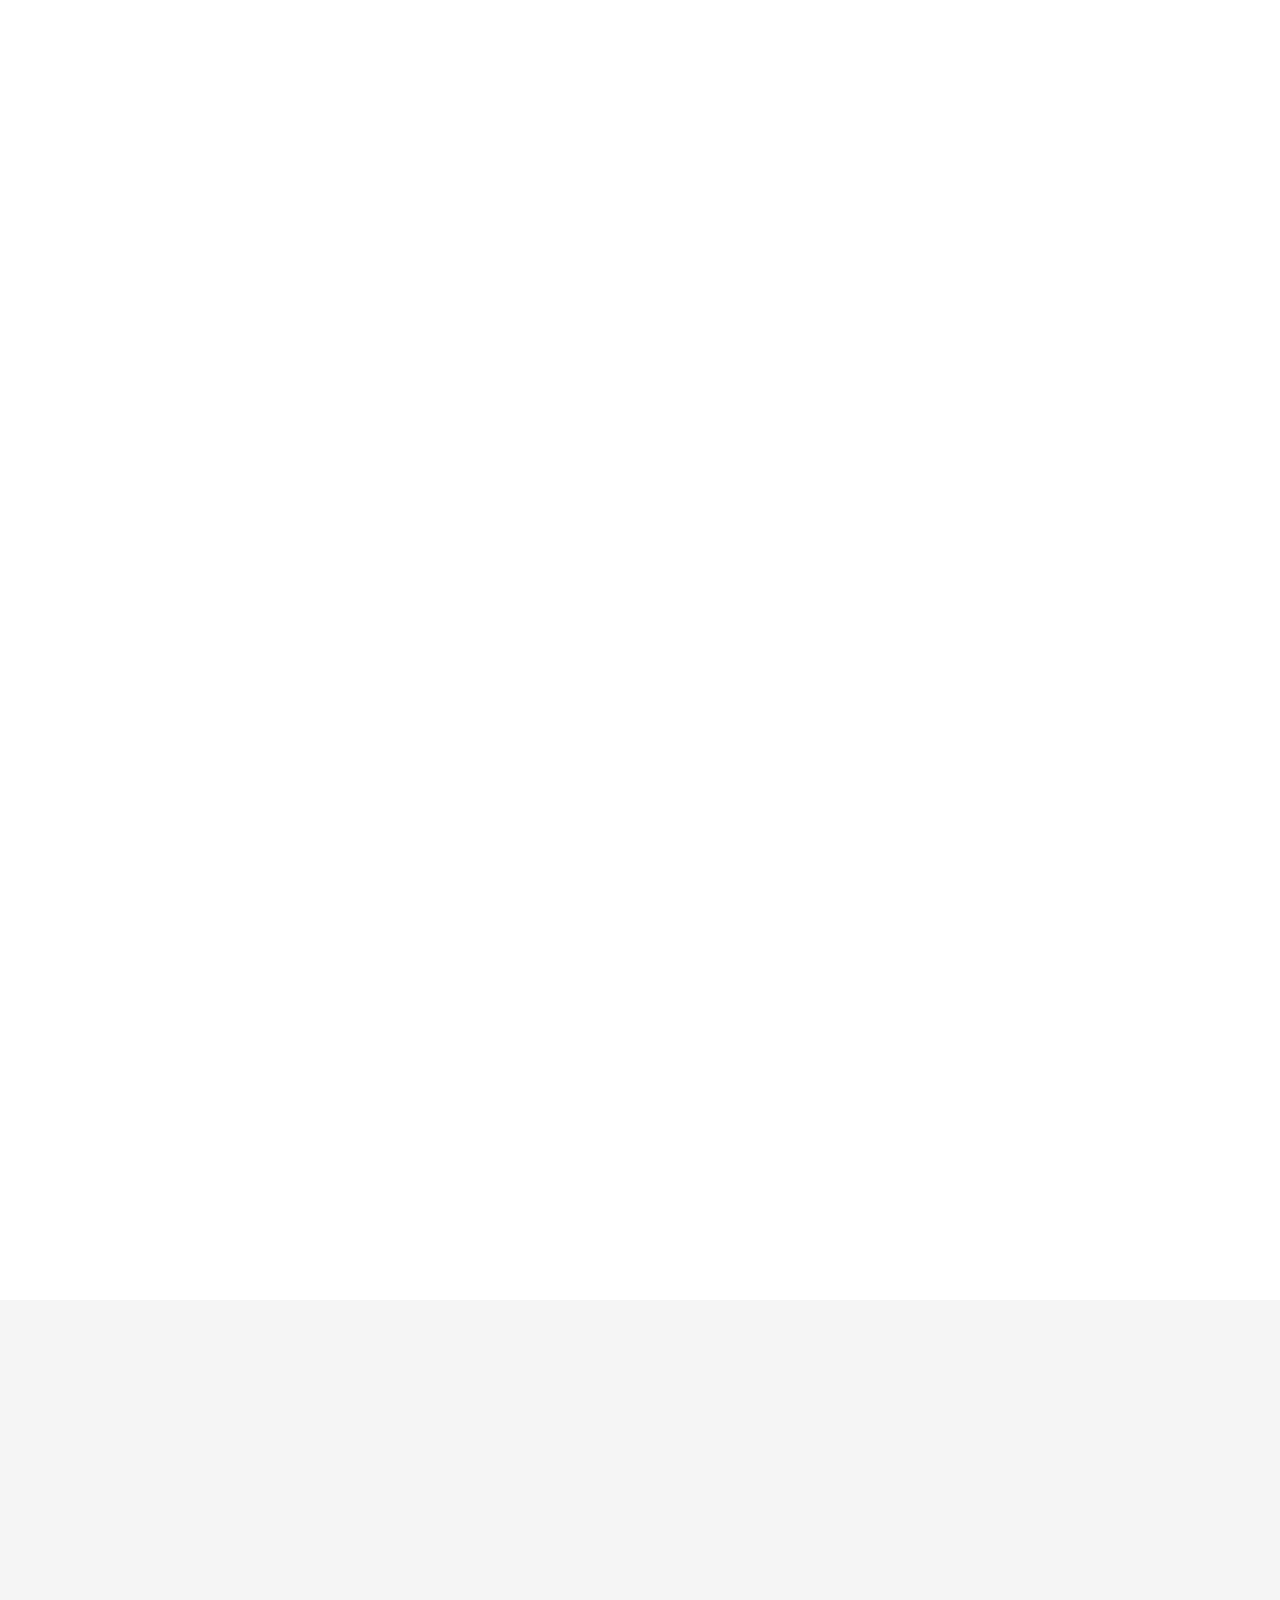
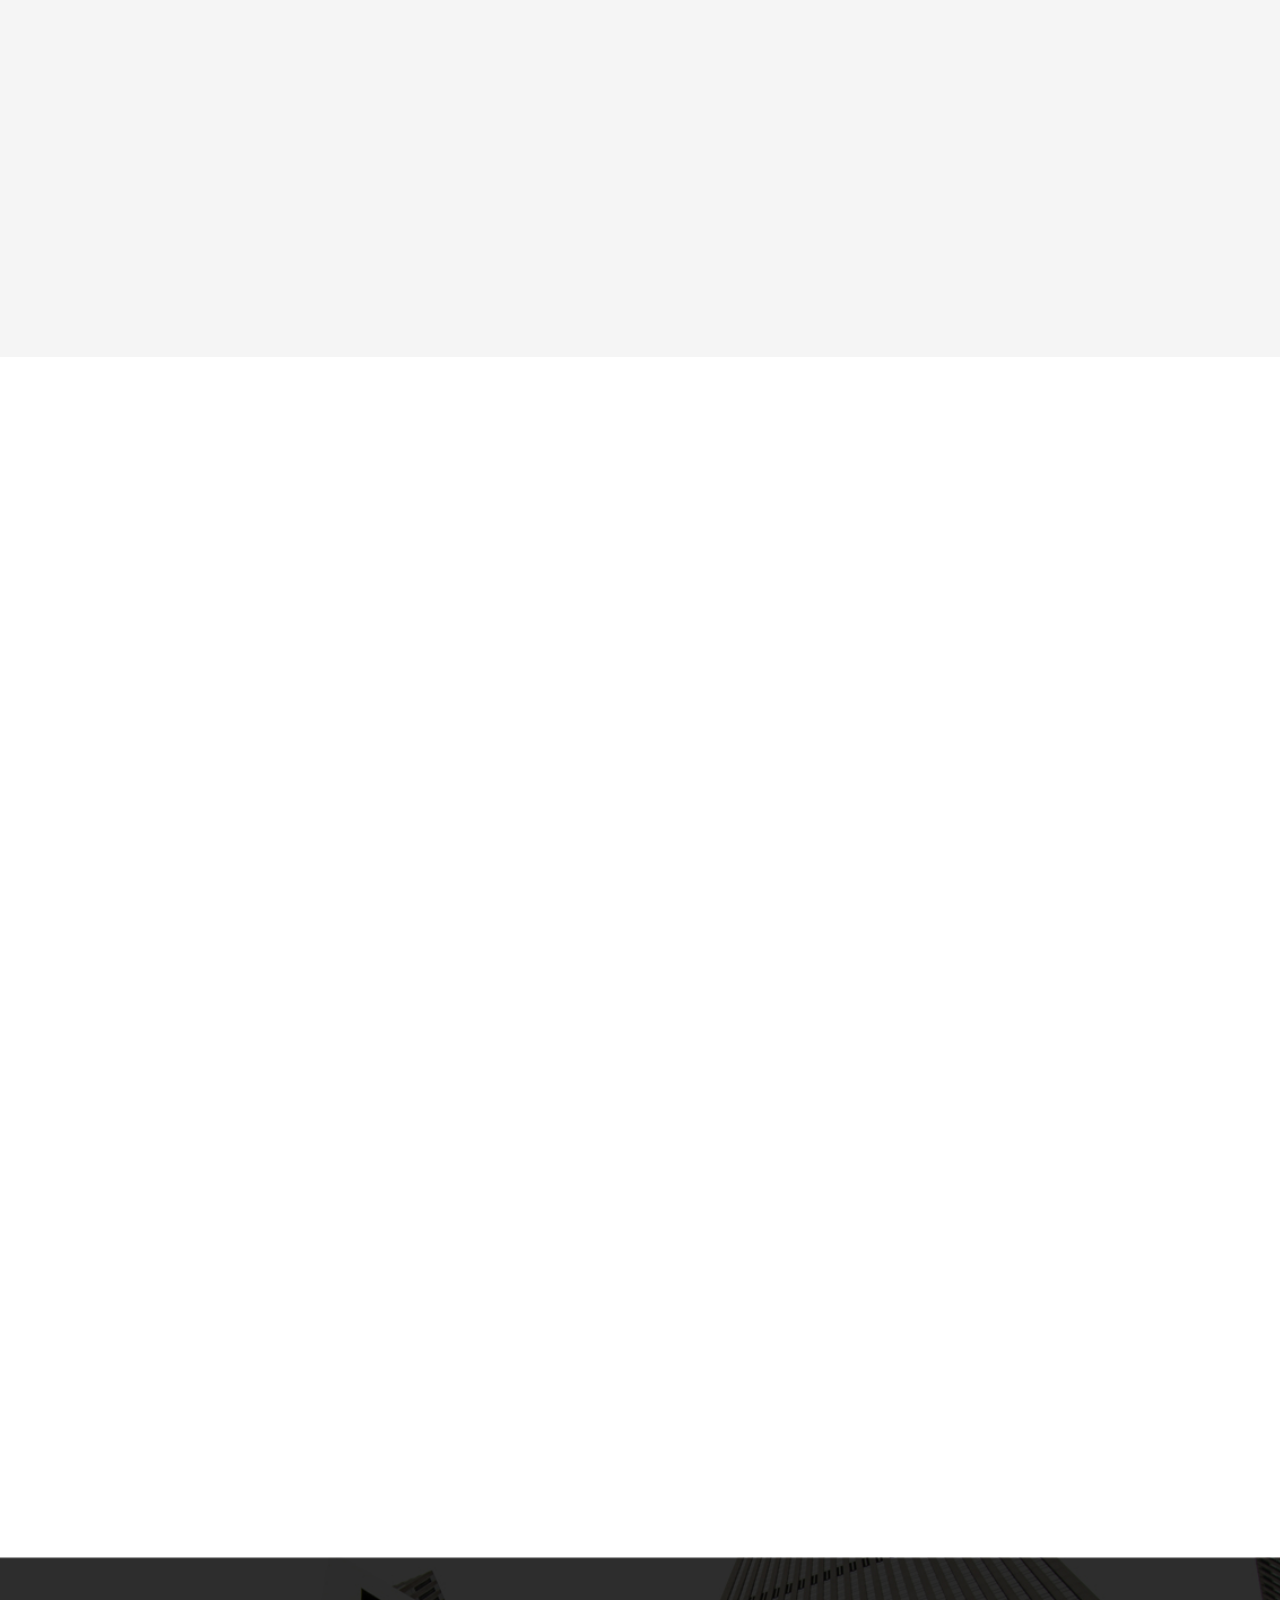
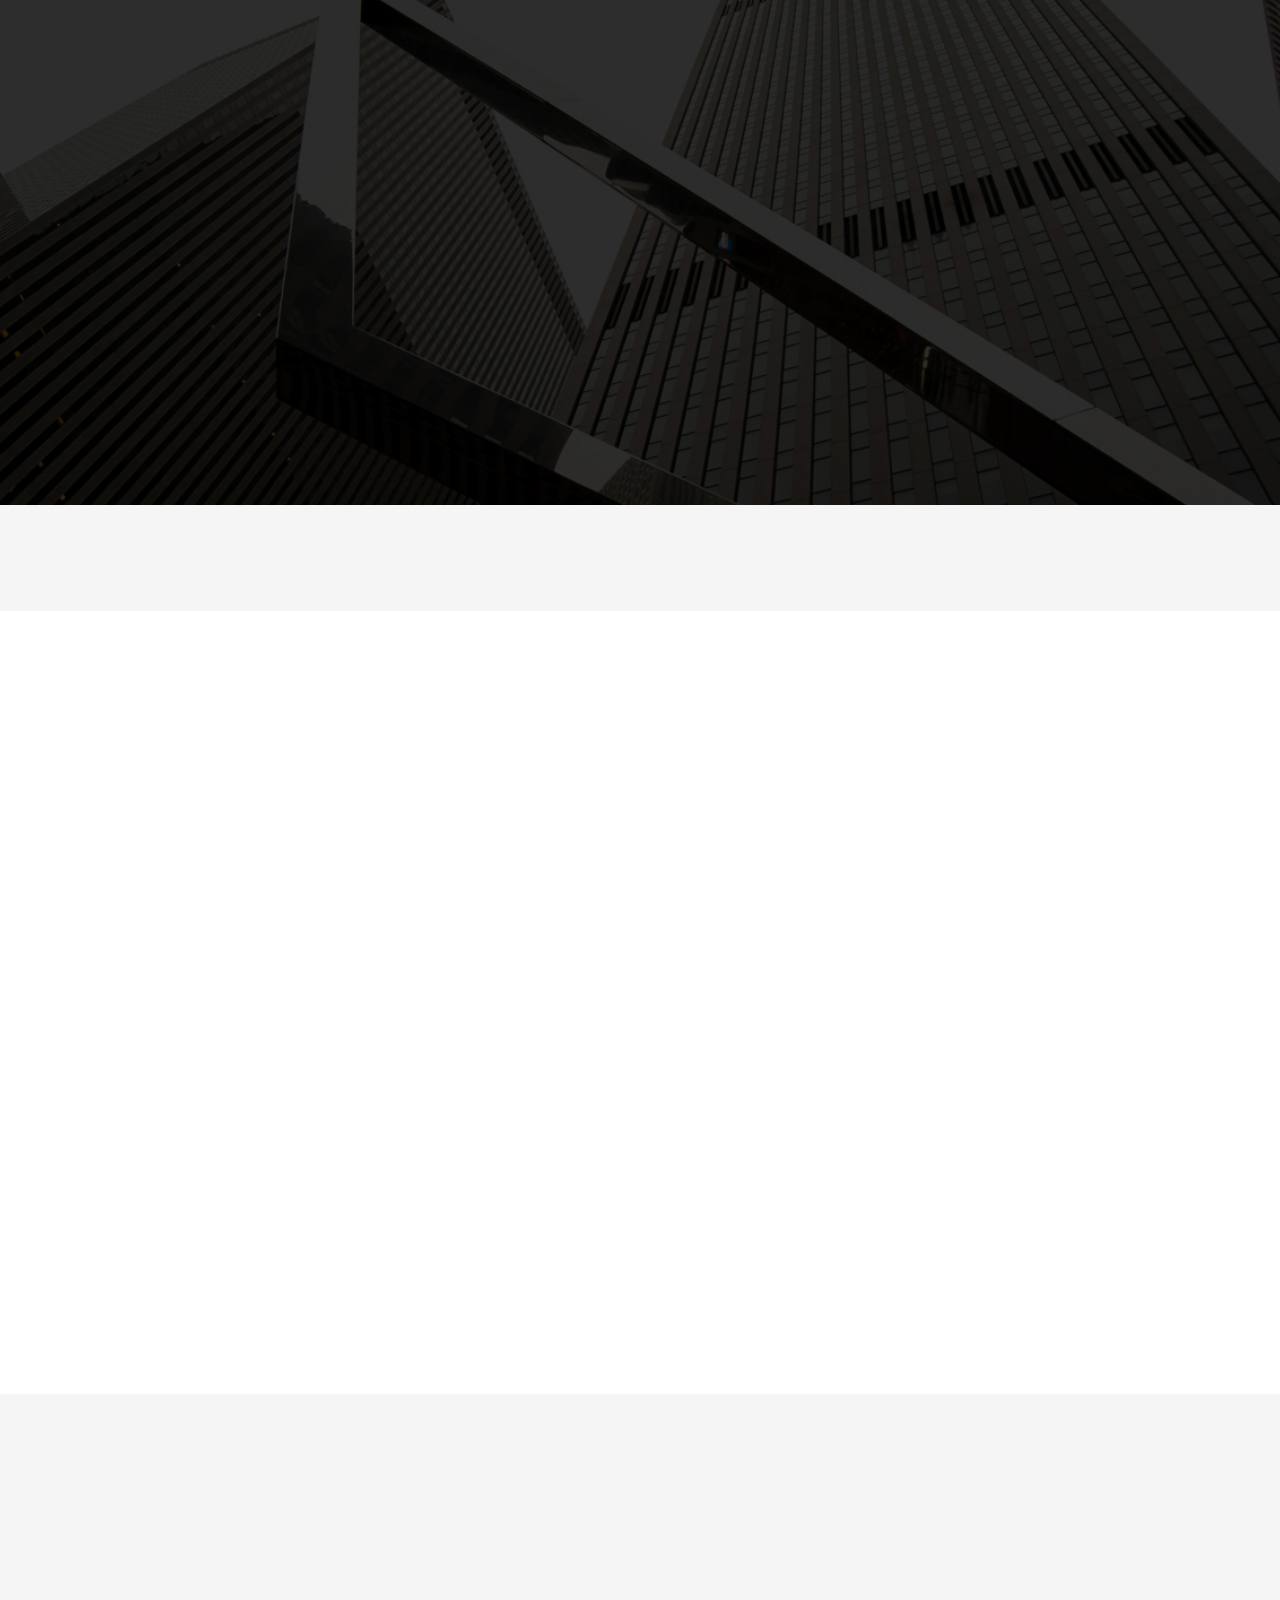
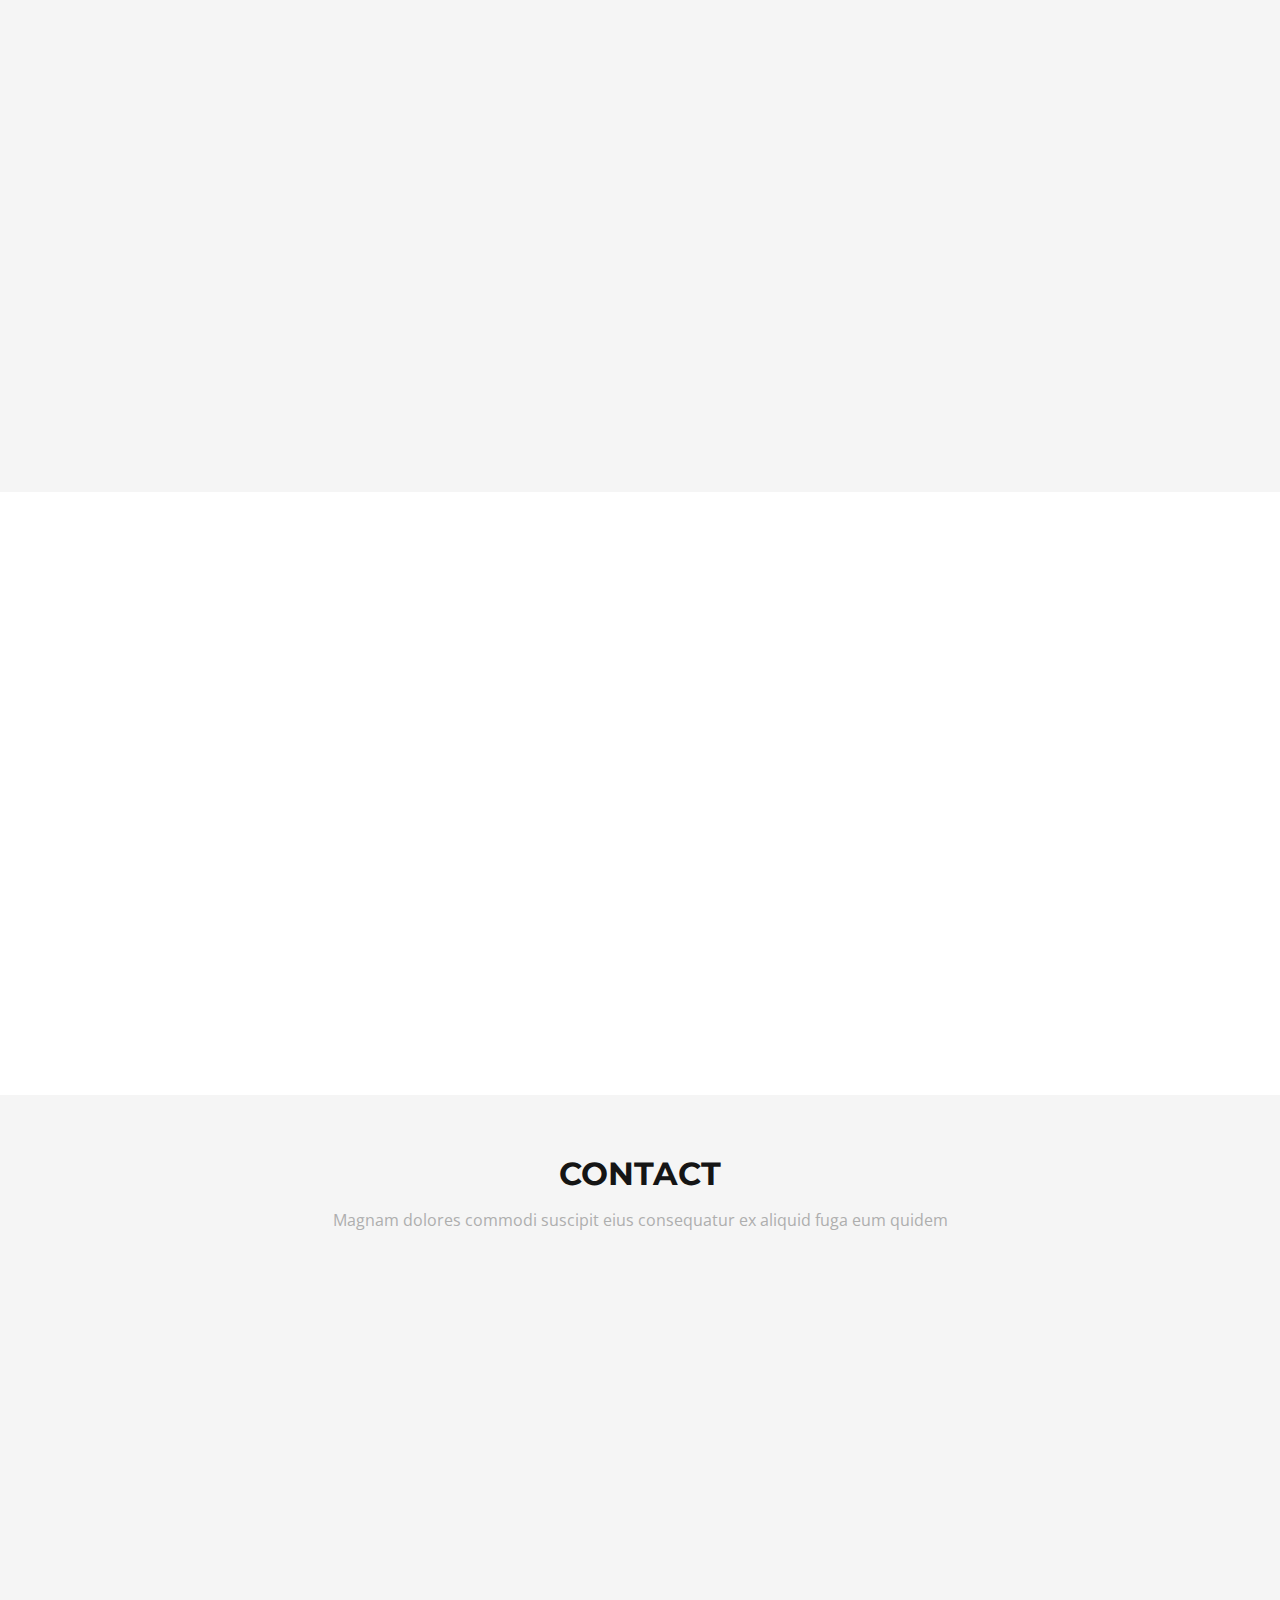
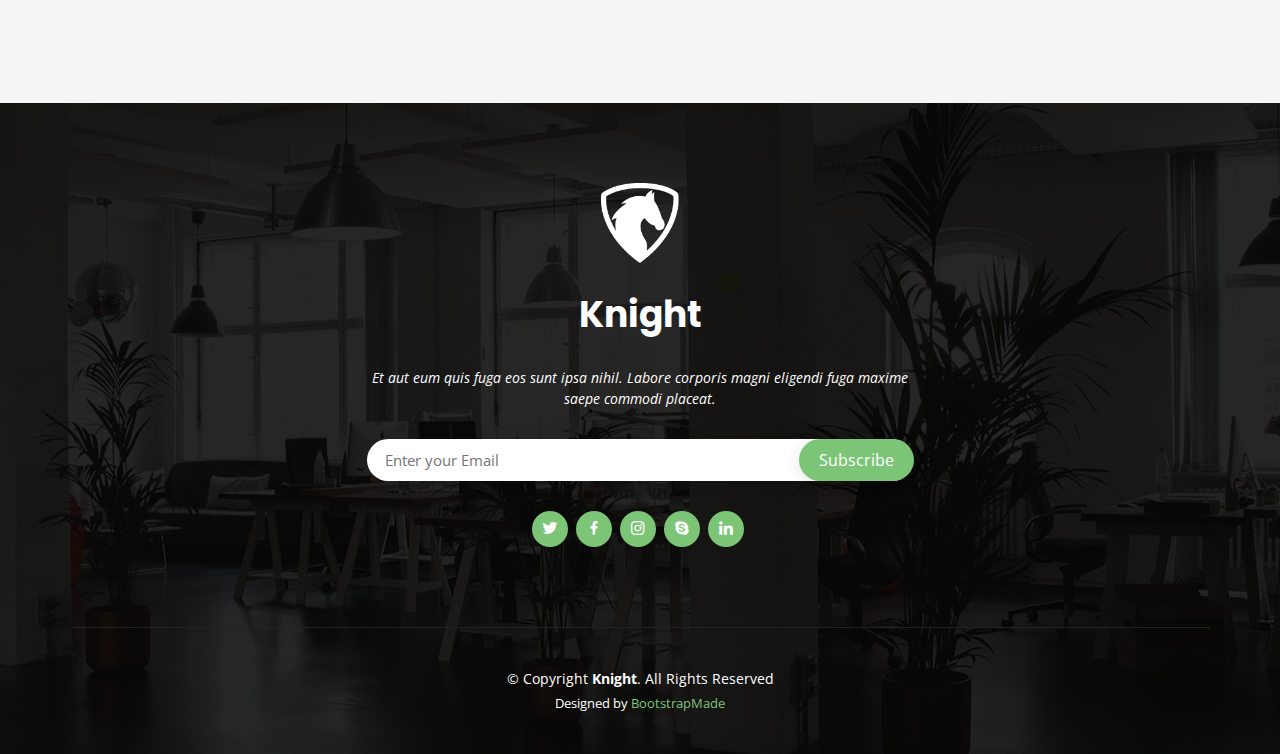
<file: Knight/index.html>
<!DOCTYPE html>
<html lang="en">

<head>
  <meta charset="utf-8">
  <meta content="width=device-width, initial-scale=1.0" name="viewport">

  <title>Knight Bootstrap Template - Index</title>
  <meta content="" name="description">
  <meta content="" name="keywords">

  <!-- Favicons -->
  <link href="assets/img/favicon.png" rel="icon">
  <link href="assets/img/apple-touch-icon.png" rel="apple-touch-icon">

  <!-- Google Fonts -->
  <link href="https://fonts.googleapis.com/css?family=Open+Sans:300,300i,400,400i,600,600i,700,700i|Montserrat:300,300i,400,400i,500,500i,600,600i,700,700i|Poppins:300,300i,400,400i,500,500i,600,600i,700,700i" rel="stylesheet">

  <!-- Vendor CSS Files -->
  <link href="assets/vendor/aos/aos.css" rel="stylesheet">
  <link href="assets/vendor/bootstrap/css/bootstrap.min.css" rel="stylesheet">
  <link href="assets/vendor/bootstrap-icons/bootstrap-icons.css" rel="stylesheet">
  <link href="assets/vendor/boxicons/css/boxicons.min.css" rel="stylesheet">
  <link href="assets/vendor/glightbox/css/glightbox.min.css" rel="stylesheet">
  <link href="assets/vendor/swiper/swiper-bundle.min.css" rel="stylesheet">

  <!-- Template Main CSS File -->
  <link href="assets/css/style.css" rel="stylesheet">

  <!-- =======================================================
  * Template Name: Knight - v4.8.0
  * Template URL: https://bootstrapmade.com/knight-free-bootstrap-theme/
  * Author: BootstrapMade.com
  * License: https://bootstrapmade.com/license/
  ======================================================== -->
</head>

<body>

  <!-- ======= Hero Section ======= -->
  <section id="hero">
    <div class="hero-container">
      <a href="index.html" class="hero-logo" data-aos="zoom-in"><img src="assets/img/hero-logo.png" alt=""></a>
      <h1 data-aos="zoom-in">Welcome To Knight Studios</h1>
      <h2 data-aos="fade-up">We are team of talented designers making websites with Bootstrap</h2>
      <a data-aos="fade-up" data-aos-delay="200" href="#about" class="btn-get-started scrollto">Get Started</a>
    </div>
  </section><!-- End Hero -->

  <!-- ======= Header ======= -->
  <header id="header" class="d-flex align-items-center">
    <div class="container d-flex align-items-center justify-content-between">

      <div class="logo">
        <a href="index.html"><img src="assets/img/logo.png" alt="" class="img-fluid"></a>
      </div>

      <nav id="navbar" class="navbar">
        <ul>
          <li><a class="nav-link scrollto active" href="#hero">Home</a></li>
          <li><a class="nav-link scrollto" href="#about">About</a></li>
          <li><a class="nav-link scrollto" href="#services">Services</a></li>
          <li><a class="nav-link scrollto " href="#portfolio">Portfolio</a></li>
          <li><a class="nav-link scrollto" href="#team">Team</a></li>
          <li><a class="nav-link scrollto" href="#pricing">Pricing</a></li>
          <li class="dropdown"><a href="#"><span>Drop Down</span> <i class="bi bi-chevron-down"></i></a>
            <ul>
              <li><a href="#">Drop Down 1</a></li>
              <li class="dropdown"><a href="#"><span>Deep Drop Down</span> <i class="bi bi-chevron-right"></i></a>
                <ul>
                  <li><a href="#">Deep Drop Down 1</a></li>
                  <li><a href="#">Deep Drop Down 2</a></li>
                  <li><a href="#">Deep Drop Down 3</a></li>
                  <li><a href="#">Deep Drop Down 4</a></li>
                  <li><a href="#">Deep Drop Down 5</a></li>
                </ul>
              </li>
              <li><a href="#">Drop Down 2</a></li>
              <li><a href="#">Drop Down 3</a></li>
              <li><a href="#">Drop Down 4</a></li>
            </ul>
          </li>
          <li><a class="nav-link scrollto" href="#contact">Contact</a></li>
        </ul>
        <i class="bi bi-list mobile-nav-toggle"></i>
      </nav><!-- .navbar -->

    </div>
  </header><!-- End Header -->

  <main id="main">

    <!-- ======= About Us Section ======= -->
    <section id="about" class="about">
      <div class="container">

        <div class="section-title" data-aos="fade-up">
          <h2>About Us</h2>
          <p>Magnam dolores commodi suscipit eius consequatur</p>
        </div>

        <div class="row">
          <div class="col-lg-6" data-aos="fade-right">
            <div class="image">
              <img src="assets/img/about.jpg" class="img-fluid" alt="">
            </div>
          </div>
          <div class="col-lg-6" data-aos="fade-left">
            <div class="content pt-4 pt-lg-0 pl-0 pl-lg-3 ">
              <h3>Voluptatem dignissimos provident quasi corporis</h3>
              <p class="fst-italic">
                Lorem ipsum dolor sit amet, consectetur adipiscing elit, sed do eiusmod tempor incididunt ut labore et dolore
                magna aliqua.
              </p>
              <ul>
                <li><i class="bx bx-check-double"></i> Ullamco laboris nisi ut aliquip ex ea commodo consequat.</li>
                <li><i class="bx bx-check-double"></i> Duis aute irure dolor in reprehenderit in voluptate velit.</li>
                <li><i class="bx bx-check-double"></i> Ullamco laboris nisi ut aliquip ex ea commodo consequat. Duis aute irure dolor in reprehenderit in voluptate trideta storacalaperda mastiro dolore eu fugiat nulla pariatur.</li>
              </ul>
              <p>
                Ullamco laboris nisi ut aliquip ex ea commodo consequat. Duis aute irure dolor in reprehenderit in voluptate
                velit esse cillum dolore eu fugiat nulla pariatur. Excepteur sint occaecat cupidatat non proident, sunt in
                culpa qui officia deserunt mollit anim id est laborum
              </p>
            </div>
          </div>
        </div>

      </div>
    </section><!-- End About Us Section -->

    <!-- ======= Services Section ======= -->
    <section id="services" class="services">
      <div class="container">

        <div class="section-title" data-aos="fade-up">
          <h2>Services</h2>
          <p>Magnam dolores commodi suscipit eius consequatur ex aliquid fuga eum quidem</p>
        </div>

        <div class="row">
          <div class="col-lg-6 order-2 order-lg-1">
            <div class="icon-box mt-5 mt-lg-0" data-aos="fade-up">
              <i class="bx bx-receipt"></i>
              <h4>Est labore ad</h4>
              <p>Consequuntur sunt aut quasi enim aliquam quae harum pariatur laboris nisi ut aliquip</p>
            </div>
            <div class="icon-box mt-5" data-aos="fade-up" data-aos-delay="100">
              <i class="bx bx-cube-alt"></i>
              <h4>Harum esse qui</h4>
              <p>Excepteur sint occaecat cupidatat non proident, sunt in culpa qui officia deserunt</p>
            </div>
            <div class="icon-box mt-5" data-aos="fade-up" data-aos-delay="200">
              <i class="bx bx-images"></i>
              <h4>Aut occaecati</h4>
              <p>Aut suscipit aut cum nemo deleniti aut omnis. Doloribus ut maiores omnis facere</p>
            </div>
            <div class="icon-box mt-5" data-aos="fade-up" data-aos-delay="300">
              <i class="bx bx-shield"></i>
              <h4>Beatae veritatis</h4>
              <p>Expedita veritatis consequuntur nihil tempore laudantium vitae denat pacta</p>
            </div>
          </div>
          <div class="image col-lg-6 order-1 order-lg-2" style='background-image: url("assets/img/services.jpg");' data-aos="fade-left" data-aos-delay="100"></div>
        </div>

      </div>
    </section><!-- End Services Section -->

    <!-- ======= Featured Section ======= -->
    <section id="featured" class="featured">
      <div class="container">

        <div class="row">
          <div class="col-lg-6" data-aos="fade-right">
            <div class="tab-content">
              <div class="tab-pane active show" id="tab-1">
                <figure>
                  <img src="assets/img/featured-1.png" alt="" class="img-fluid">
                </figure>
              </div>
              <div class="tab-pane" id="tab-2">
                <figure>
                  <img src="assets/img/featured-2.png" alt="" class="img-fluid">
                </figure>
              </div>
              <div class="tab-pane" id="tab-3">
                <figure>
                  <img src="assets/img/featured-3.png" alt="" class="img-fluid">
                </figure>
              </div>
              <div class="tab-pane" id="tab-4">
                <figure>
                  <img src="assets/img/featured-4.png" alt="" class="img-fluid">
                </figure>
              </div>
            </div>
          </div>
          <div class="col-lg-6 mt-4 mt-lg-0" data-aos="fade-left">
            <ul class="nav nav-tabs flex-column">
              <li class="nav-item">
                <a class="nav-link active show" data-bs-toggle="tab" href="#tab-1">
                  <h4>Modi sit est</h4>
                  <p>Quis excepturi porro totam sint earum quo nulla perspiciatis eius.</p>
                </a>
              </li>
              <li class="nav-item mt-2">
                <a class="nav-link" data-bs-toggle="tab" href="#tab-2">
                  <h4>Unde praesentium sed</h4>
                  <p>Voluptas vel esse repudiandae quo excepturi.</p>
                </a>
              </li>
              <li class="nav-item mt-2">
                <a class="nav-link" data-bs-toggle="tab" href="#tab-3">
                  <h4>Pariatur explicabo vel</h4>
                  <p>Velit veniam ipsa sit nihil blanditiis mollitia natus.</p>
                </a>
              </li>
              <li class="nav-item mt-2">
                <a class="nav-link" data-bs-toggle="tab" href="#tab-4">
                  <h4>Nostrum qui quasi</h4>
                  <p>Ratione hic sapiente nostrum doloremque illum nulla praesentium id</p>
                </a>
              </li>
            </ul>
          </div>
        </div>

      </div>
    </section><!-- End Featured Section -->

    <!-- ======= Why Us Section ======= -->
    <section id="why-us" class="why-us">
      <div class="container-fluid">

        <div class="row">

          <div class="col-lg-7 order-2 order-lg-1 d-flex flex-column justify-content-center align-items-stretch">

            <div class="content" data-aos="fade-up">
              <h3>Eum ipsam laborum deleniti <strong>velit pariatur architecto aut nihil</strong></h3>
              <p>
                Lorem ipsum dolor sit amet, consectetur adipiscing elit, sed do eiusmod tempor incididunt ut labore et dolore magna aliqua. Duis aute irure dolor in reprehenderit
              </p>
            </div>

            <div class="accordion-list">
              <ul>
                <li data-aos="fade-up" data-aos-delay="100">
                  <a data-bs-toggle="collapse" class="collapse" data-bs-target="#accordion-list-1"><span>01</span> Non consectetur a erat nam at lectus urna duis? <i class="bx bx-chevron-down icon-show"></i><i class="bx bx-chevron-up icon-close"></i></a>
                  <div id="accordion-list-1" class="collapse show" data-bs-parent=".accordion-list">
                    <p>
                      Feugiat pretium nibh ipsum consequat. Tempus iaculis urna id volutpat lacus laoreet non curabitur gravida. Venenatis lectus magna fringilla urna porttitor rhoncus dolor purus non.
                    </p>
                  </div>
                </li>

                <li data-aos="fade-up" data-aos-delay="200">
                  <a data-bs-toggle="collapse" data-bs-target="#accordion-list-2" class="collapsed"><span>02</span> Feugiat scelerisque varius morbi enim nunc? <i class="bx bx-chevron-down icon-show"></i><i class="bx bx-chevron-up icon-close"></i></a>
                  <div id="accordion-list-2" class="collapse" data-bs-parent=".accordion-list">
                    <p>
                      Dolor sit amet consectetur adipiscing elit pellentesque habitant morbi. Id interdum velit laoreet id donec ultrices. Fringilla phasellus faucibus scelerisque eleifend donec pretium. Est pellentesque elit ullamcorper dignissim. Mauris ultrices eros in cursus turpis massa tincidunt dui.
                    </p>
                  </div>
                </li>

                <li data-aos="fade-up" data-aos-delay="300">
                  <a data-bs-toggle="collapse" data-bs-target="#accordion-list-3" class="collapsed"><span>03</span> Dolor sit amet consectetur adipiscing elit? <i class="bx bx-chevron-down icon-show"></i><i class="bx bx-chevron-up icon-close"></i></a>
                  <div id="accordion-list-3" class="collapse" data-bs-parent=".accordion-list">
                    <p>
                      Eleifend mi in nulla posuere sollicitudin aliquam ultrices sagittis orci. Faucibus pulvinar elementum integer enim. Sem nulla pharetra diam sit amet nisl suscipit. Rutrum tellus pellentesque eu tincidunt. Lectus urna duis convallis convallis tellus. Urna molestie at elementum eu facilisis sed odio morbi quis
                    </p>
                  </div>
                </li>

              </ul>
            </div>

          </div>

          <div class="col-lg-5 order-1 order-lg-2 align-items-stretch video-box" style='background-image: url("assets/img/why-us.jpg");' data-aos="zoom-in">
            <a href="https://www.youtube.com/watch?v=LIqQNG_q2us" class="venobox play-btn mb-4" data-vbtype="video" data-autoplay="true"></a>
          </div>

        </div>

      </div>
    </section><!-- End Why Us Section -->

    <!-- ======= Portfolio Section ======= -->
    <section id="portfolio" class="portfolio">
      <div class="container">

        <div class="section-title" data-aos="fade-up">
          <h2>Portfolio</h2>
          <p>Magnam dolores commodi suscipit eius consequatur ex aliquid fuga eum quidem</p>
        </div>

        <div class="row" data-aos="fade-up" data-aos-delay="100">
          <div class="col-lg-12 d-flex justify-content-center">
            <ul id="portfolio-flters">
              <li data-filter="*" class="filter-active">All</li>
              <li data-filter=".filter-app">App</li>
              <li data-filter=".filter-card">Card</li>
              <li data-filter=".filter-web">Web</li>
            </ul>
          </div>
        </div>

        <div class="row portfolio-container" data-aos="fade-up" data-aos-delay="200">

          <div class="col-lg-4 col-md-6 portfolio-item filter-app">
            <div class="portfolio-wrap">
              <img src="assets/img/portfolio/portfolio-1.jpg" class="img-fluid" alt="">
              <div class="portfolio-info">
                <h4>App 1</h4>
                <p>App</p>
                <div class="portfolio-links">
                  <a href="assets/img/portfolio/portfolio-1.jpg" data-gallery="portfolioGallery" class="portfolio-lightbox" title="App 1"><i class="bx bx-plus"></i></a>
                  <a href="portfolio-details.html" title="More Details"><i class="bx bx-link"></i></a>
                </div>
              </div>
            </div>
          </div>

          <div class="col-lg-4 col-md-6 portfolio-item filter-web">
            <div class="portfolio-wrap">
              <img src="assets/img/portfolio/portfolio-2.jpg" class="img-fluid" alt="">
              <div class="portfolio-info">
                <h4>Web 3</h4>
                <p>Web</p>
                <div class="portfolio-links">
                  <a href="assets/img/portfolio/portfolio-2.jpg" data-gallery="portfolioGallery" class="portfolio-lightbox" title="Web 3"><i class="bx bx-plus"></i></a>
                  <a href="portfolio-details.html" title="More Details"><i class="bx bx-link"></i></a>
                </div>
              </div>
            </div>
          </div>

          <div class="col-lg-4 col-md-6 portfolio-item filter-app">
            <div class="portfolio-wrap">
              <img src="assets/img/portfolio/portfolio-3.jpg" class="img-fluid" alt="">
              <div class="portfolio-info">
                <h4>App 2</h4>
                <p>App</p>
                <div class="portfolio-links">
                  <a href="assets/img/portfolio/portfolio-3.jpg" data-gallery="portfolioGallery" class="portfolio-lightbox" title="App 2"><i class="bx bx-plus"></i></a>
                  <a href="portfolio-details.html" title="More Details"><i class="bx bx-link"></i></a>
                </div>
              </div>
            </div>
          </div>

          <div class="col-lg-4 col-md-6 portfolio-item filter-card">
            <div class="portfolio-wrap">
              <img src="assets/img/portfolio/portfolio-4.jpg" class="img-fluid" alt="">
              <div class="portfolio-info">
                <h4>Card 2</h4>
                <p>Card</p>
                <div class="portfolio-links">
                  <a href="assets/img/portfolio/portfolio-4.jpg" data-gallery="portfolioGallery" class="portfolio-lightbox" title="Card 2"><i class="bx bx-plus"></i></a>
                  <a href="portfolio-details.html" title="More Details"><i class="bx bx-link"></i></a>
                </div>
              </div>
            </div>
          </div>

          <div class="col-lg-4 col-md-6 portfolio-item filter-web">
            <div class="portfolio-wrap">
              <img src="assets/img/portfolio/portfolio-5.jpg" class="img-fluid" alt="">
              <div class="portfolio-info">
                <h4>Web 2</h4>
                <p>Web</p>
                <div class="portfolio-links">
                  <a href="assets/img/portfolio/portfolio-5.jpg" data-gallery="portfolioGallery" class="portfolio-lightbox" title="Web 2"><i class="bx bx-plus"></i></a>
                  <a href="portfolio-details.html" title="More Details"><i class="bx bx-link"></i></a>
                </div>
              </div>
            </div>
          </div>

          <div class="col-lg-4 col-md-6 portfolio-item filter-app">
            <div class="portfolio-wrap">
              <img src="assets/img/portfolio/portfolio-6.jpg" class="img-fluid" alt="">
              <div class="portfolio-info">
                <h4>App 3</h4>
                <p>App</p>
                <div class="portfolio-links">
                  <a href="assets/img/portfolio/portfolio-6.jpg" data-gallery="portfolioGallery" class="portfolio-lightbox" title="App 3"><i class="bx bx-plus"></i></a>
                  <a href="portfolio-details.html" title="More Details"><i class="bx bx-link"></i></a>
                </div>
              </div>
            </div>
          </div>

          <div class="col-lg-4 col-md-6 portfolio-item filter-card">
            <div class="portfolio-wrap">
              <img src="assets/img/portfolio/portfolio-7.jpg" class="img-fluid" alt="">
              <div class="portfolio-info">
                <h4>Card 1</h4>
                <p>Card</p>
                <div class="portfolio-links">
                  <a href="assets/img/portfolio/portfolio-7.jpg" data-gallery="portfolioGallery" class="portfolio-lightbox" title="Card 1"><i class="bx bx-plus"></i></a>
                  <a href="portfolio-details.html" title="More Details"><i class="bx bx-link"></i></a>
                </div>
              </div>
            </div>
          </div>

          <div class="col-lg-4 col-md-6 portfolio-item filter-card">
            <div class="portfolio-wrap">
              <img src="assets/img/portfolio/portfolio-8.jpg" class="img-fluid" alt="">
              <div class="portfolio-info">
                <h4>Card 3</h4>
                <p>Card</p>
                <div class="portfolio-links">
                  <a href="assets/img/portfolio/portfolio-8.jpg" data-gallery="portfolioGallery" class="portfolio-lightbox" title="Card 3"><i class="bx bx-plus"></i></a>
                  <a href="portfolio-details.html" title="More Details"><i class="bx bx-link"></i></a>
                </div>
              </div>
            </div>
          </div>

          <div class="col-lg-4 col-md-6 portfolio-item filter-web">
            <div class="portfolio-wrap">
              <img src="assets/img/portfolio/portfolio-9.jpg" class="img-fluid" alt="">
              <div class="portfolio-info">
                <h4>Web 3</h4>
                <p>Web</p>
                <div class="portfolio-links">
                  <a href="assets/img/portfolio/portfolio-9.jpg" data-gallery="portfolioGallery" class="portfolio-lightbox" title="Web 3"><i class="bx bx-plus"></i></a>
                  <a href="portfolio-details.html" title="More Details"><i class="bx bx-link"></i></a>
                </div>
              </div>
            </div>
          </div>

        </div>

      </div>
    </section><!-- End Portfolio Section -->

    <!-- ======= Testimonials Section ======= -->
    <section id="testimonials" class="testimonials">
      <div class="container" data-aos="zoom-in">
        <div class="quote-icon">
          <i class="bx bxs-quote-right"></i>
        </div>

        <div class="testimonials-slider swiper" data-aos="fade-up" data-aos-delay="100">
          <div class="swiper-wrapper">

            <div class="swiper-slide">
              <div class="testimonial-item">
                <p>
                  Proin iaculis purus consequat sem cure digni ssim donec porttitora entum suscipit rhoncus. Accusantium quam, ultricies eget id, aliquam eget nibh et. Maecen aliquam, risus at semper.
                </p>
                <img src="assets/img/testimonials/testimonials-1.jpg" class="testimonial-img" alt="">
                <h3>Saul Goodman</h3>
                <h4>Ceo &amp; Founder</h4>
              </div>
            </div><!-- End testimonial item -->

            <div class="swiper-slide">
              <div class="testimonial-item">
                <p>
                  Export tempor illum tamen malis malis eram quae irure esse labore quem cillum quid cillum eram malis quorum velit fore eram velit sunt aliqua noster fugiat irure amet legam anim culpa.
                </p>
                <img src="assets/img/testimonials/testimonials-2.jpg" class="testimonial-img" alt="">
                <h3>Sara Wilsson</h3>
                <h4>Designer</h4>
              </div>
            </div><!-- End testimonial item -->

            <div class="swiper-slide">
              <div class="testimonial-item">
                <p>
                  Enim nisi quem export duis labore cillum quae magna enim sint quorum nulla quem veniam duis minim tempor labore quem eram duis noster aute amet eram fore quis sint minim.
                </p>
                <img src="assets/img/testimonials/testimonials-3.jpg" class="testimonial-img" alt="">
                <h3>Jena Karlis</h3>
                <h4>Store Owner</h4>
              </div>
            </div><!-- End testimonial item -->

            <div class="swiper-slide">
              <div class="testimonial-item">
                <p>
                  Fugiat enim eram quae cillum dolore dolor amet nulla culpa multos export minim fugiat minim velit minim dolor enim duis veniam ipsum anim magna sunt elit fore quem dolore labore illum veniam.
                </p>
                <img src="assets/img/testimonials/testimonials-4.jpg" class="testimonial-img" alt="">
                <h3>Matt Brandon</h3>
                <h4>Freelancer</h4>
              </div>
            </div><!-- End testimonial item -->

            <div class="swiper-slide">
              <div class="testimonial-item">
                <p>
                  Quis quorum aliqua sint quem legam fore sunt eram irure aliqua veniam tempor noster veniam enim culpa labore duis sunt culpa nulla illum cillum fugiat legam esse veniam culpa fore nisi cillum quid.
                </p>
                <img src="assets/img/testimonials/testimonials-5.jpg" class="testimonial-img" alt="">
                <h3>John Larson</h3>
                <h4>Entrepreneur</h4>
              </div>
            </div><!-- End testimonial item -->

          </div>
          <div class="swiper-pagination"></div>
        </div>

      </div>
    </section><!-- End Testimonials Section -->

    <!-- ======= Clients Section ======= -->
    <section id="clients" class="clients">
      <div class="container">

        <div class="row">

          <div class="col-lg-2 col-md-4 col-6" data-aos="zoom-in">
            <img src="assets/img/clients/client-1.png" class="img-fluid" alt="">
          </div>

          <div class="col-lg-2 col-md-4 col-6" data-aos="zoom-in" data-aos-delay="100">
            <img src="assets/img/clients/client-2.png" class="img-fluid" alt="">
          </div>

          <div class="col-lg-2 col-md-4 col-6" data-aos="zoom-in" data-aos-delay="200">
            <img src="assets/img/clients/client-3.png" class="img-fluid" alt="">
          </div>

          <div class="col-lg-2 col-md-4 col-6" data-aos="zoom-in" data-aos-delay="300">
            <img src="assets/img/clients/client-4.png" class="img-fluid" alt="">
          </div>

          <div class="col-lg-2 col-md-4 col-6" data-aos="zoom-in" data-aos-delay="400">
            <img src="assets/img/clients/client-5.png" class="img-fluid" alt="">
          </div>

          <div class="col-lg-2 col-md-4 col-6" data-aos="zoom-in" data-aos-delay="500">
            <img src="assets/img/clients/client-6.png" class="img-fluid" alt="">
          </div>

        </div>

      </div>
    </section><!-- End Clients Section -->

    <!-- ======= Team Section ======= -->
    <section id="team" class="team">
      <div class="container">

        <div class="section-title" data-aos="fade-up">
          <h2>Team</h2>
          <p>Magnam dolores commodi suscipit eius consequatur ex aliquid fuga eum quidem</p>
        </div>

        <div class="row">

          <div class="col-lg-4 col-md-6 d-flex align-items-stretch">
            <div class="member" data-aos="zoom-in">
              <div class="member-img">
                <img src="assets/img/team/team-1.jpg" class="img-fluid" alt="">
                <div class="social">
                  <a href=""><i class="bi bi-twitter"></i></a>
                  <a href=""><i class="bi bi-facebook"></i></a>
                  <a href=""><i class="bi bi-instagram"></i></a>
                  <a href=""><i class="bi bi-linkedin"></i></a>
                </div>
              </div>
              <div class="member-info">
                <h4>Walter White</h4>
                <span>Chief Executive Officer</span>
                <p>Animi est delectus alias quam repellendus nihil nobis dolor. Est sapiente occaecati et dolore. Omnis aut ut nesciunt explicabo qui. Eius nam deleniti ut omnis</p>
              </div>
            </div>
          </div>

          <div class="col-lg-4 col-md-6 d-flex align-items-stretch">
            <div class="member" data-aos="zoom-in" data-aos-delay="100">
              <div class="member-img">
                <img src="assets/img/team/team-2.jpg" class="img-fluid" alt="">
                <div class="social">
                  <a href=""><i class="bi bi-twitter"></i></a>
                  <a href=""><i class="bi bi-facebook"></i></a>
                  <a href=""><i class="bi bi-instagram"></i></a>
                  <a href=""><i class="bi bi-linkedin"></i></a>
                </div>
              </div>
              <div class="member-info">
                <h4>Sarah Jhonson</h4>
                <span>Product Manager</span>
                <p>Aspernatur iste esse aliquam enim et corporis. Molestiae voluptatem aut eligendi quis aut. Libero vel amet voluptatem eos rerum non doloremque</p>
              </div>
            </div>
          </div>

          <div class="col-lg-4 col-md-6 d-flex align-items-stretch">
            <div class="member" data-aos="zoom-in" data-aos-delay="200">
              <div class="member-img">
                <img src="assets/img/team/team-3.jpg" class="img-fluid" alt="">
                <div class="social">
                  <a href=""><i class="bi bi-twitter"></i></a>
                  <a href=""><i class="bi bi-facebook"></i></a>
                  <a href=""><i class="bi bi-instagram"></i></a>
                  <a href=""><i class="bi bi-linkedin"></i></a>
                </div>
              </div>
              <div class="member-info">
                <h4>William Anderson</h4>
                <span>CTO</span>
                <p>Ut enim possimus nihil cupiditate beatae. Veniam facere quae non qui necessitatibus rerum eos vero. Maxime sit sunt quo dolor autem est qui quaerat</p>
              </div>
            </div>
          </div>

        </div>

      </div>
    </section><!-- End Team Section -->

    <!-- ======= Pricing Section ======= -->
    <section id="pricing" class="pricing section-bg">
      <div class="container">

        <div class="section-title" data-aos="fade-up">
          <h2>Pricing</h2>
          <p>Magnam dolores commodi suscipit eius consequatur ex aliquid fuga eum quidem</p>
        </div>

        <div class="row">

          <div class="col-lg-4 col-md-6">
            <div class="box" data-aos="zoom-in" data-aos-delay="100">
              <h3>Free</h3>
              <h4><sup>$</sup>0<span> / month</span></h4>
              <ul>
                <li>Aida dere</li>
                <li>Nec feugiat nisl</li>
                <li>Nulla at volutpat dola</li>
                <li class="na">Pharetra massa</li>
                <li class="na">Massa ultricies mi</li>
              </ul>
              <div class="btn-wrap">
                <a href="#" class="btn-buy">Buy Now</a>
              </div>
            </div>
          </div>

          <div class="col-lg-4 col-md-6 mt-4 mt-md-0">
            <div class="box recommended" data-aos="zoom-in">
              <span class="recommended-badge">Recommended</span>
              <h3>Business</h3>
              <h4><sup>$</sup>19<span> / month</span></h4>
              <ul>
                <li>Aida dere</li>
                <li>Nec feugiat nisl</li>
                <li>Nulla at volutpat dola</li>
                <li>Pharetra massa</li>
                <li class="na">Massa ultricies mi</li>
              </ul>
              <div class="btn-wrap">
                <a href="#" class="btn-buy">Buy Now</a>
              </div>
            </div>
          </div>

          <div class="col-lg-4 col-md-6 mt-4 mt-lg-0">
            <div class="box" data-aos="zoom-in" data-aos-delay="100">
              <h3>Developer</h3>
              <h4><sup>$</sup>29<span> / month</span></h4>
              <ul>
                <li>Aida dere</li>
                <li>Nec feugiat nisl</li>
                <li>Nulla at volutpat dola</li>
                <li>Pharetra massa</li>
                <li>Massa ultricies mi</li>
              </ul>
              <div class="btn-wrap">
                <a href="#" class="btn-buy">Buy Now</a>
              </div>
            </div>
          </div>

        </div>

      </div>
    </section><!-- End Pricing Section -->

    <!-- ======= Frequently Asked Questions Section ======= -->
    <section id="faq" class="faq">
      <div class="container">

        <div class="section-title" data-aos="fade-up">
          <h2>Frequently Asked Questions</h2>
        </div>

        <ul class="faq-list">

          <li data-aos="fade-up">
            <a data-bs-toggle="collapse" class="collapsed" data-bs-target="#faq1">Non consectetur a erat nam at lectus urna duis? <i class="bx bx-chevron-down icon-show"></i><i class="bx bx-x icon-close"></i></a>
            <div id="faq1" class="collapse" data-bs-parent=".faq-list">
              <p>
                Feugiat pretium nibh ipsum consequat. Tempus iaculis urna id volutpat lacus laoreet non curabitur gravida. Venenatis lectus magna fringilla urna porttitor rhoncus dolor purus non.
              </p>
            </div>
          </li>

          <li data-aos="fade-up" data-aos-delay="100">
            <a data-bs-toggle="collapse" data-bs-target="#faq2" class="collapsed">Feugiat scelerisque varius morbi enim nunc faucibus a pellentesque? <i class="bx bx-chevron-down icon-show"></i><i class="bx bx-x icon-close"></i></a>
            <div id="faq2" class="collapse" data-bs-parent=".faq-list">
              <p>
                Dolor sit amet consectetur adipiscing elit pellentesque habitant morbi. Id interdum velit laoreet id donec ultrices. Fringilla phasellus faucibus scelerisque eleifend donec pretium. Est pellentesque elit ullamcorper dignissim. Mauris ultrices eros in cursus turpis massa tincidunt dui.
              </p>
            </div>
          </li>

          <li data-aos="fade-up" data-aos-delay="200">
            <a data-bs-toggle="collapse" data-bs-target="#faq3" class="collapsed">Dolor sit amet consectetur adipiscing elit pellentesque habitant morbi? <i class="bx bx-chevron-down icon-show"></i><i class="bx bx-x icon-close"></i></a>
            <div id="faq3" class="collapse" data-bs-parent=".faq-list">
              <p>
                Eleifend mi in nulla posuere sollicitudin aliquam ultrices sagittis orci. Faucibus pulvinar elementum integer enim. Sem nulla pharetra diam sit amet nisl suscipit. Rutrum tellus pellentesque eu tincidunt. Lectus urna duis convallis convallis tellus. Urna molestie at elementum eu facilisis sed odio morbi quis
              </p>
            </div>
          </li>

          <li data-aos="fade-up" data-aos-delay="300">
            <a data-bs-toggle="collapse" data-bs-target="#faq4" class="collapsed">Ac odio tempor orci dapibus. Aliquam eleifend mi in nulla? <i class="bx bx-chevron-down icon-show"></i><i class="bx bx-x icon-close"></i></a>
            <div id="faq4" class="collapse" data-bs-parent=".faq-list">
              <p>
                Dolor sit amet consectetur adipiscing elit pellentesque habitant morbi. Id interdum velit laoreet id donec ultrices. Fringilla phasellus faucibus scelerisque eleifend donec pretium. Est pellentesque elit ullamcorper dignissim. Mauris ultrices eros in cursus turpis massa tincidunt dui.
              </p>
            </div>
          </li>

          <li data-aos="fade-up" data-aos-delay="400">
            <a data-bs-toggle="collapse" data-bs-target="#faq5" class="collapsed">Tempus quam pellentesque nec nam aliquam sem et tortor consequat? <i class="bx bx-chevron-down icon-show"></i><i class="bx bx-x icon-close"></i></a>
            <div id="faq5" class="collapse" data-bs-parent=".faq-list">
              <p>
                Molestie a iaculis at erat pellentesque adipiscing commodo. Dignissim suspendisse in est ante in. Nunc vel risus commodo viverra maecenas accumsan. Sit amet nisl suscipit adipiscing bibendum est. Purus gravida quis blandit turpis cursus in
              </p>
            </div>
          </li>

          <li data-aos="fade-up" data-aos-delay="500">
            <a data-bs-toggle="collapse" data-bs-target="#faq6" class="collapsed">Tortor vitae purus faucibus ornare. Varius vel pharetra vel turpis nunc eget lorem dolor? <i class="bx bx-chevron-down icon-show"></i><i class="bx bx-x icon-close"></i></a>
            <div id="faq6" class="collapse" data-bs-parent=".faq-list">
              <p>
                Laoreet sit amet cursus sit amet dictum sit amet justo. Mauris vitae ultricies leo integer malesuada nunc vel. Tincidunt eget nullam non nisi est sit amet. Turpis nunc eget lorem dolor sed. Ut venenatis tellus in metus vulputate eu scelerisque. Pellentesque diam volutpat commodo sed egestas egestas fringilla phasellus faucibus. Nibh tellus molestie nunc non blandit massa enim nec.
              </p>
            </div>
          </li>

        </ul>

      </div>
    </section><!-- End Frequently Asked Questions Section -->

    <!-- ======= Contact Section ======= -->
    <section id="contact" class="contact section-bg">
      <div class="container">

        <div class="section-title">
          <h2>Contact</h2>
          <p>Magnam dolores commodi suscipit eius consequatur ex aliquid fuga eum quidem</p>
        </div>

        <div class="row">

          <div class="col-lg-4">
            <div class="info d-flex flex-column justify-content-center" data-aos="fade-right">
              <div class="address">
                <i class="bi bi-geo-alt"></i>
                <h4>Location:</h4>
                <p>A108 Adam Street,<br>New York, NY 535022</p>
              </div>

              <div class="email">
                <i class="bi bi-envelope"></i>
                <h4>Email:</h4>
                <p>info@example.com</p>
              </div>

              <div class="phone">
                <i class="bi bi-phone"></i>
                <h4>Call:</h4>
                <p>+1 5589 55488 55s</p>
              </div>

            </div>

          </div>

          <div class="col-lg-8 mt-5 mt-lg-0">

            <form action="forms/contact.php" method="post" role="form" class="php-email-form" data-aos="fade-left">
              <div class="row">
                <div class="col-md-6 form-group">
                  <input type="text" name="name" class="form-control" id="name" placeholder="Your Name" required>
                </div>
                <div class="col-md-6 form-group mt-3 mt-md-0">
                  <input type="email" class="form-control" name="email" id="email" placeholder="Your Email" required>
                </div>
              </div>
              <div class="form-group mt-3">
                <input type="text" class="form-control" name="subject" id="subject" placeholder="Subject" required>
              </div>
              <div class="form-group mt-3">
                <textarea class="form-control" name="message" rows="5" placeholder="Message" required></textarea>
              </div>
              <div class="my-3">
                <div class="loading">Loading</div>
                <div class="error-message"></div>
                <div class="sent-message">Your message has been sent. Thank you!</div>
              </div>
              <div class="text-center"><button type="submit">Send Message</button></div>
            </form>

          </div>

        </div>

      </div>
    </section><!-- End Contact Section -->

  </main><!-- End #main -->

  <!-- ======= Footer ======= -->
  <footer id="footer">

    <div class="footer-top">

      <div class="container">

        <div class="row justify-content-center">
          <div class="col-lg-6">
            <a href="#header" class="scrollto footer-logo"><img src="assets/img/hero-logo.png" alt=""></a>
            <h3>Knight</h3>
            <p>Et aut eum quis fuga eos sunt ipsa nihil. Labore corporis magni eligendi fuga maxime saepe commodi placeat.</p>
          </div>
        </div>

        <div class="row footer-newsletter justify-content-center">
          <div class="col-lg-6">
            <form action="" method="post">
              <input type="email" name="email" placeholder="Enter your Email"><input type="submit" value="Subscribe">
            </form>
          </div>
        </div>

        <div class="social-links">
          <a href="#" class="twitter"><i class="bx bxl-twitter"></i></a>
          <a href="#" class="facebook"><i class="bx bxl-facebook"></i></a>
          <a href="#" class="instagram"><i class="bx bxl-instagram"></i></a>
          <a href="#" class="google-plus"><i class="bx bxl-skype"></i></a>
          <a href="#" class="linkedin"><i class="bx bxl-linkedin"></i></a>
        </div>

      </div>
    </div>

    <div class="container footer-bottom clearfix">
      <div class="copyright">
        &copy; Copyright <strong><span>Knight</span></strong>. All Rights Reserved
      </div>
      <div class="credits">
        <!-- All the links in the footer should remain intact. -->
        <!-- You can delete the links only if you purchased the pro version. -->
        <!-- Licensing information: https://bootstrapmade.com/license/ -->
        <!-- Purchase the pro version with working PHP/AJAX contact form: https://bootstrapmade.com/knight-free-bootstrap-theme/ -->
        Designed by <a href="https://bootstrapmade.com/">BootstrapMade</a>
      </div>
    </div>
  </footer><!-- End Footer -->

  <a href="#" class="back-to-top d-flex align-items-center justify-content-center"><i class="bi bi-arrow-up-short"></i></a>

  <!-- Vendor JS Files -->
  <script src="assets/vendor/aos/aos.js"></script>
  <script src="assets/vendor/bootstrap/js/bootstrap.bundle.min.js"></script>
  <script src="assets/vendor/glightbox/js/glightbox.min.js"></script>
  <script src="assets/vendor/isotope-layout/isotope.pkgd.min.js"></script>
  <script src="assets/vendor/swiper/swiper-bundle.min.js"></script>
  <script src="assets/vendor/php-email-form/validate.js"></script>

  <!-- Template Main JS File -->
  <script src="assets/js/main.js"></script>

</body>

</html>
</file>
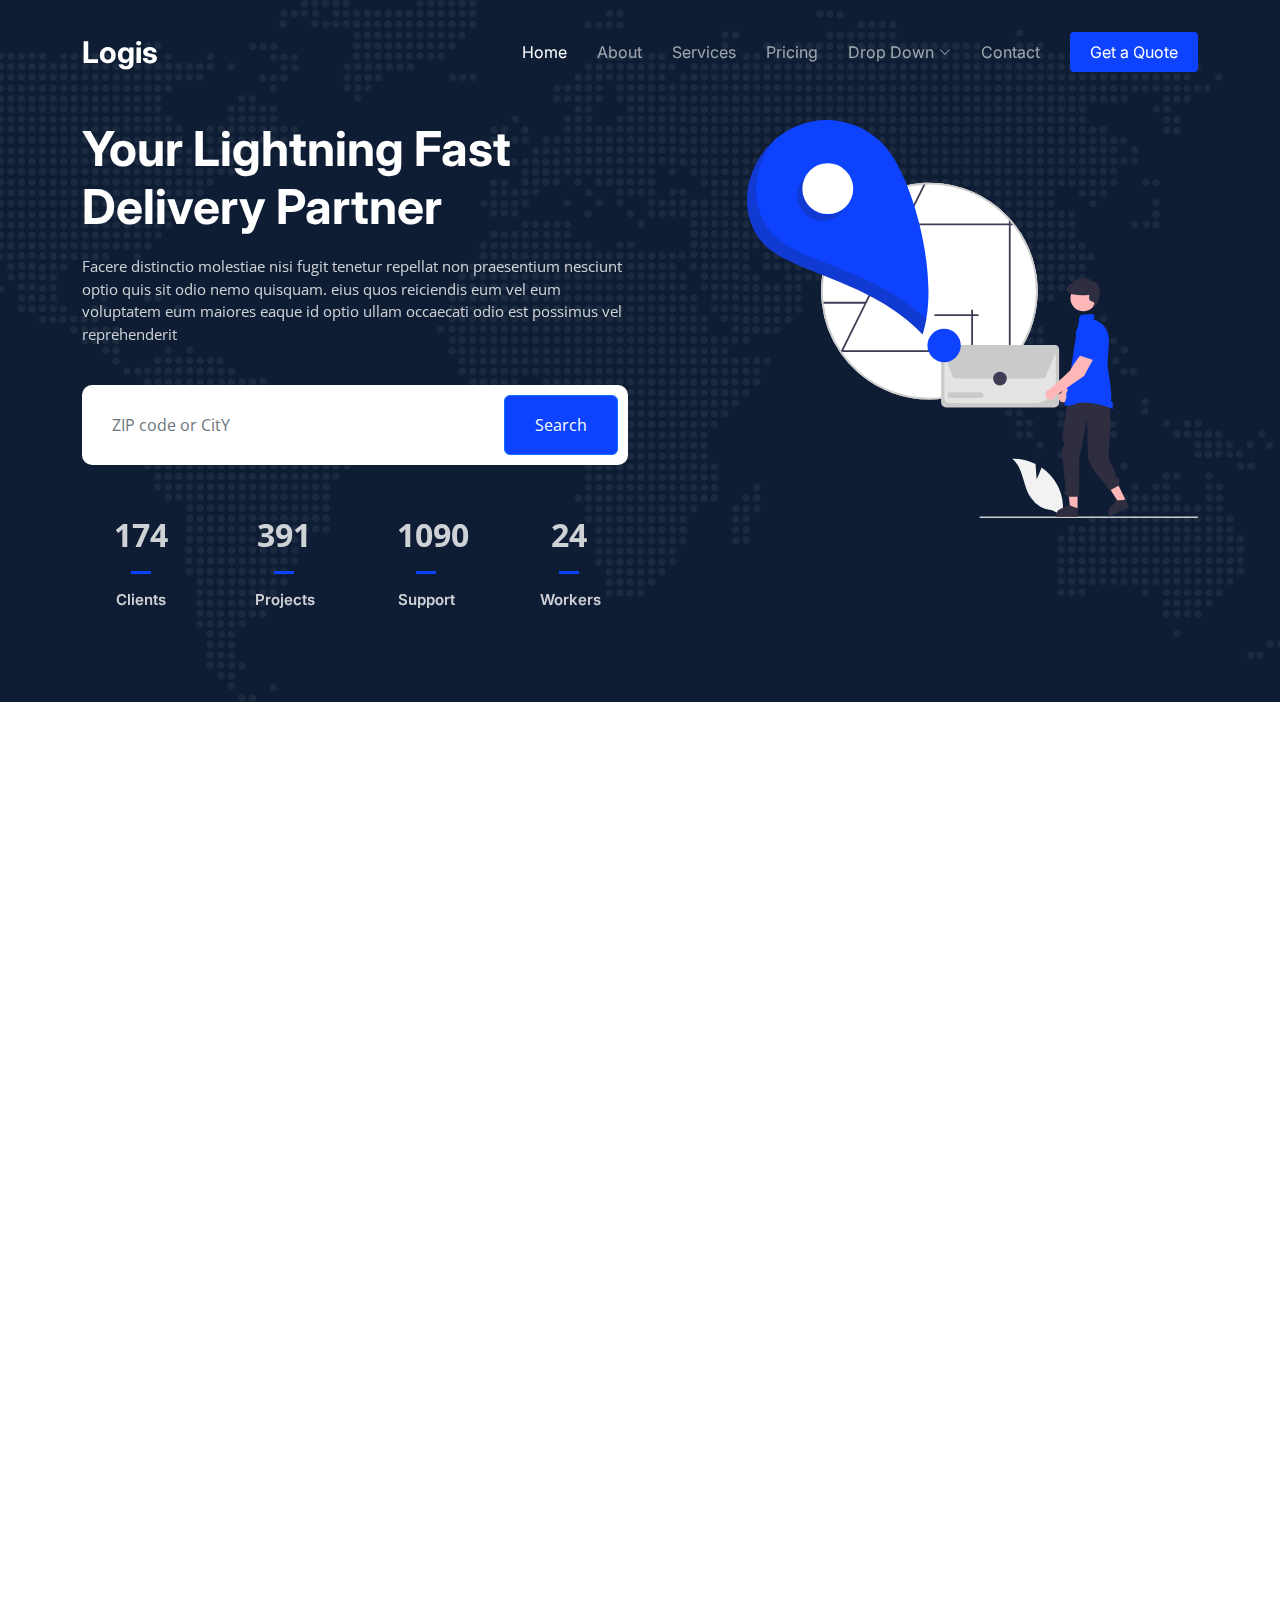
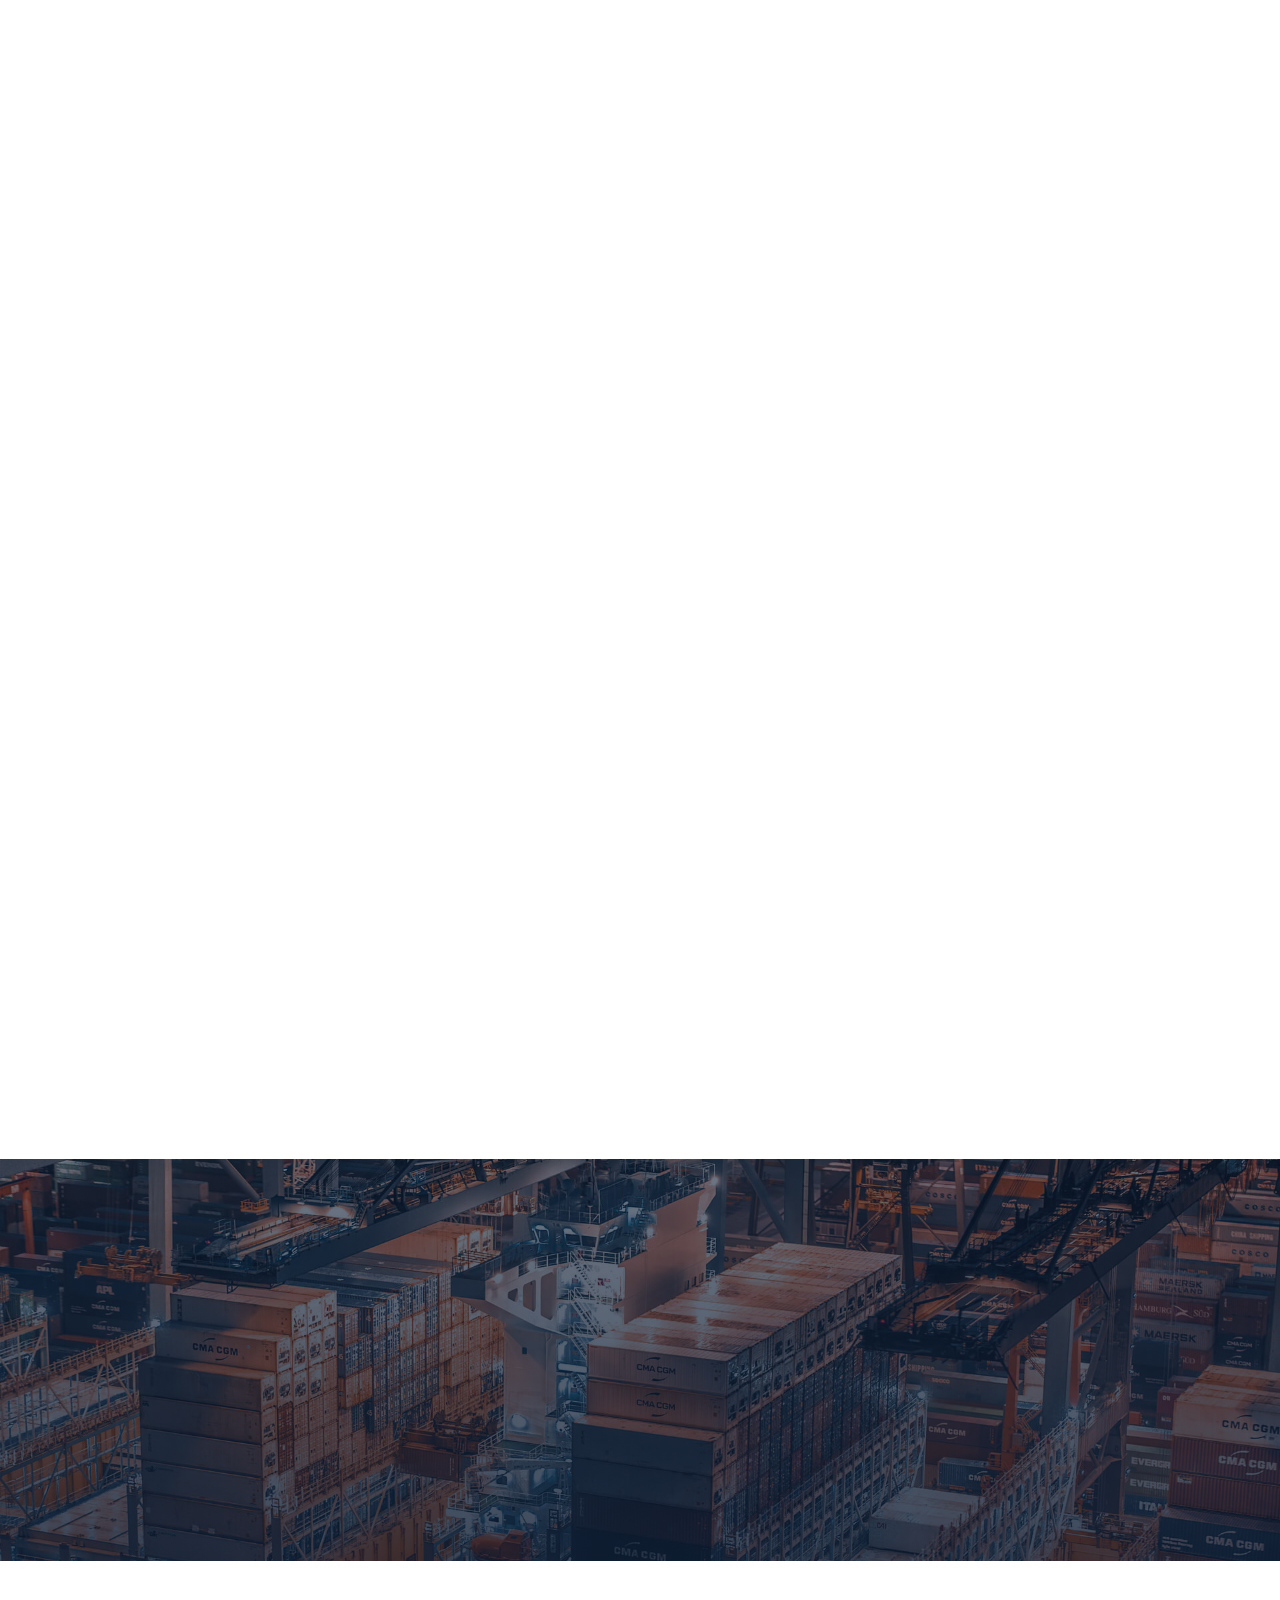
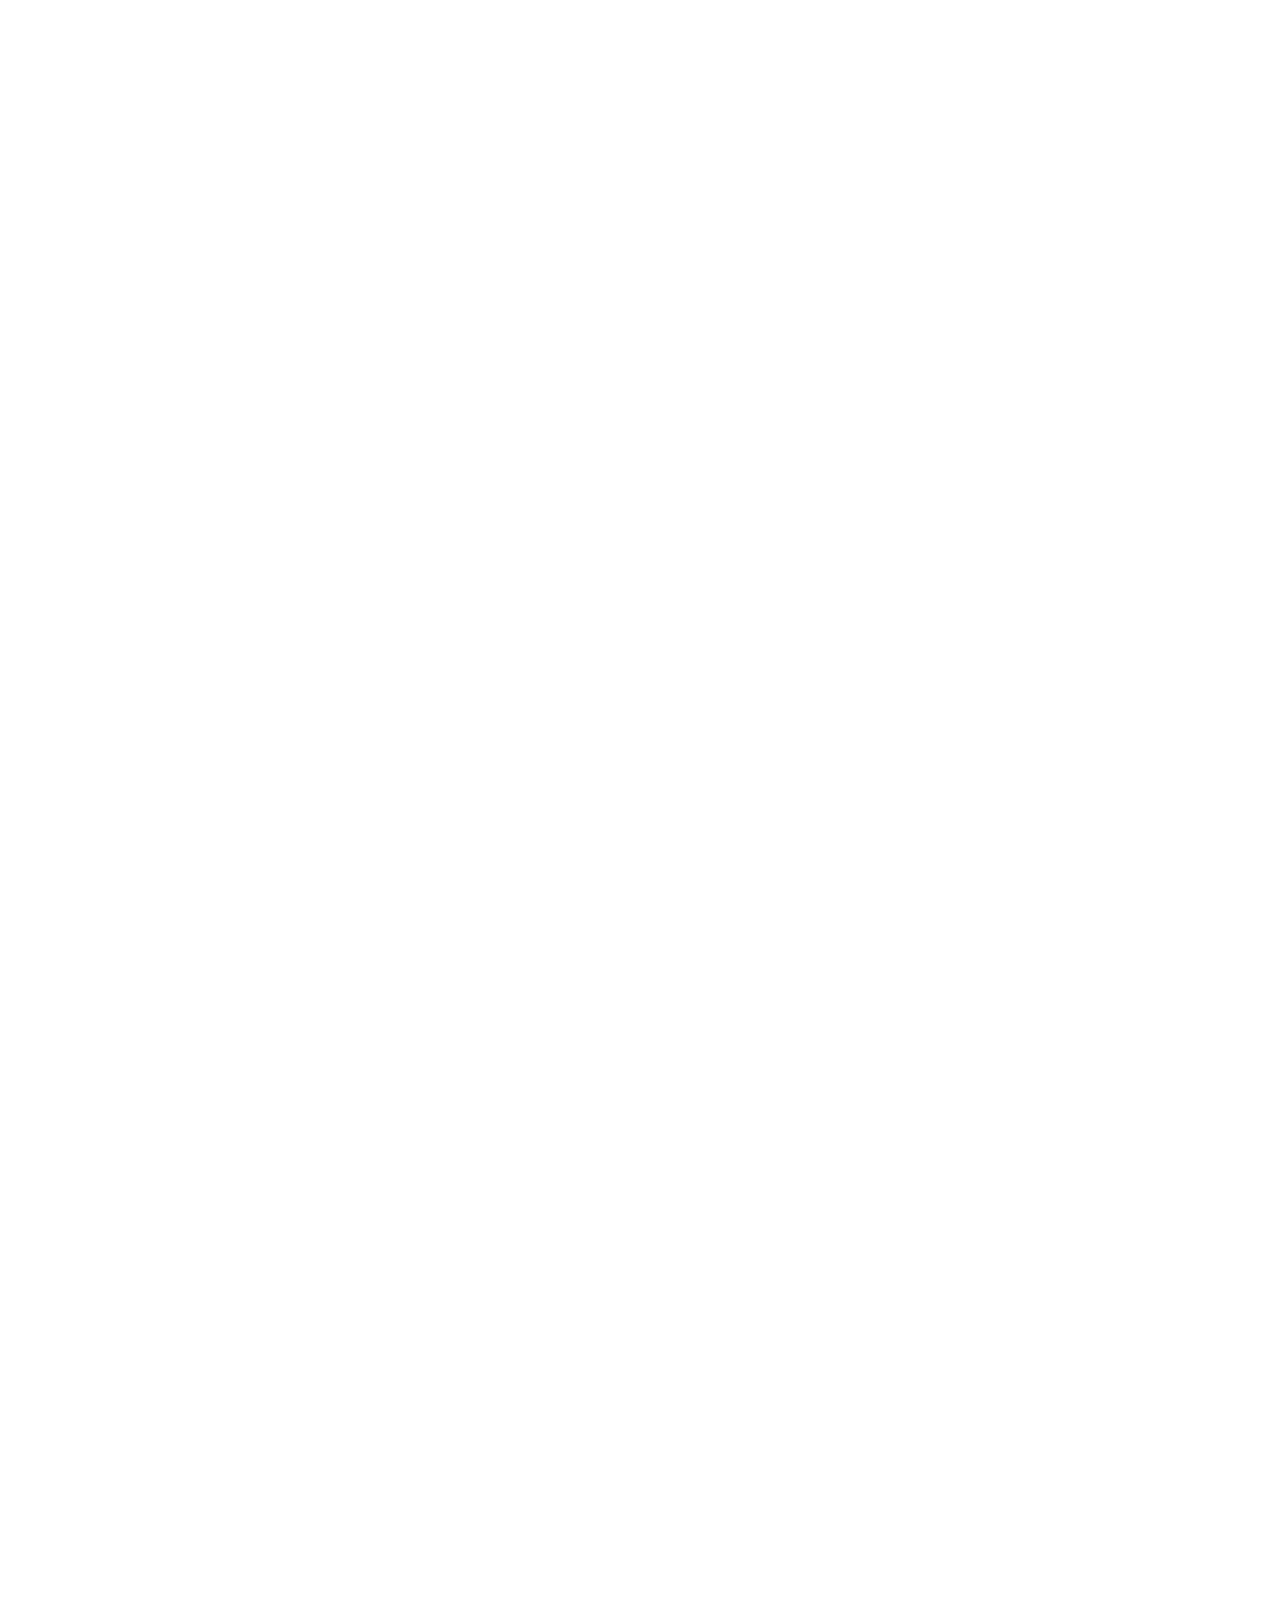
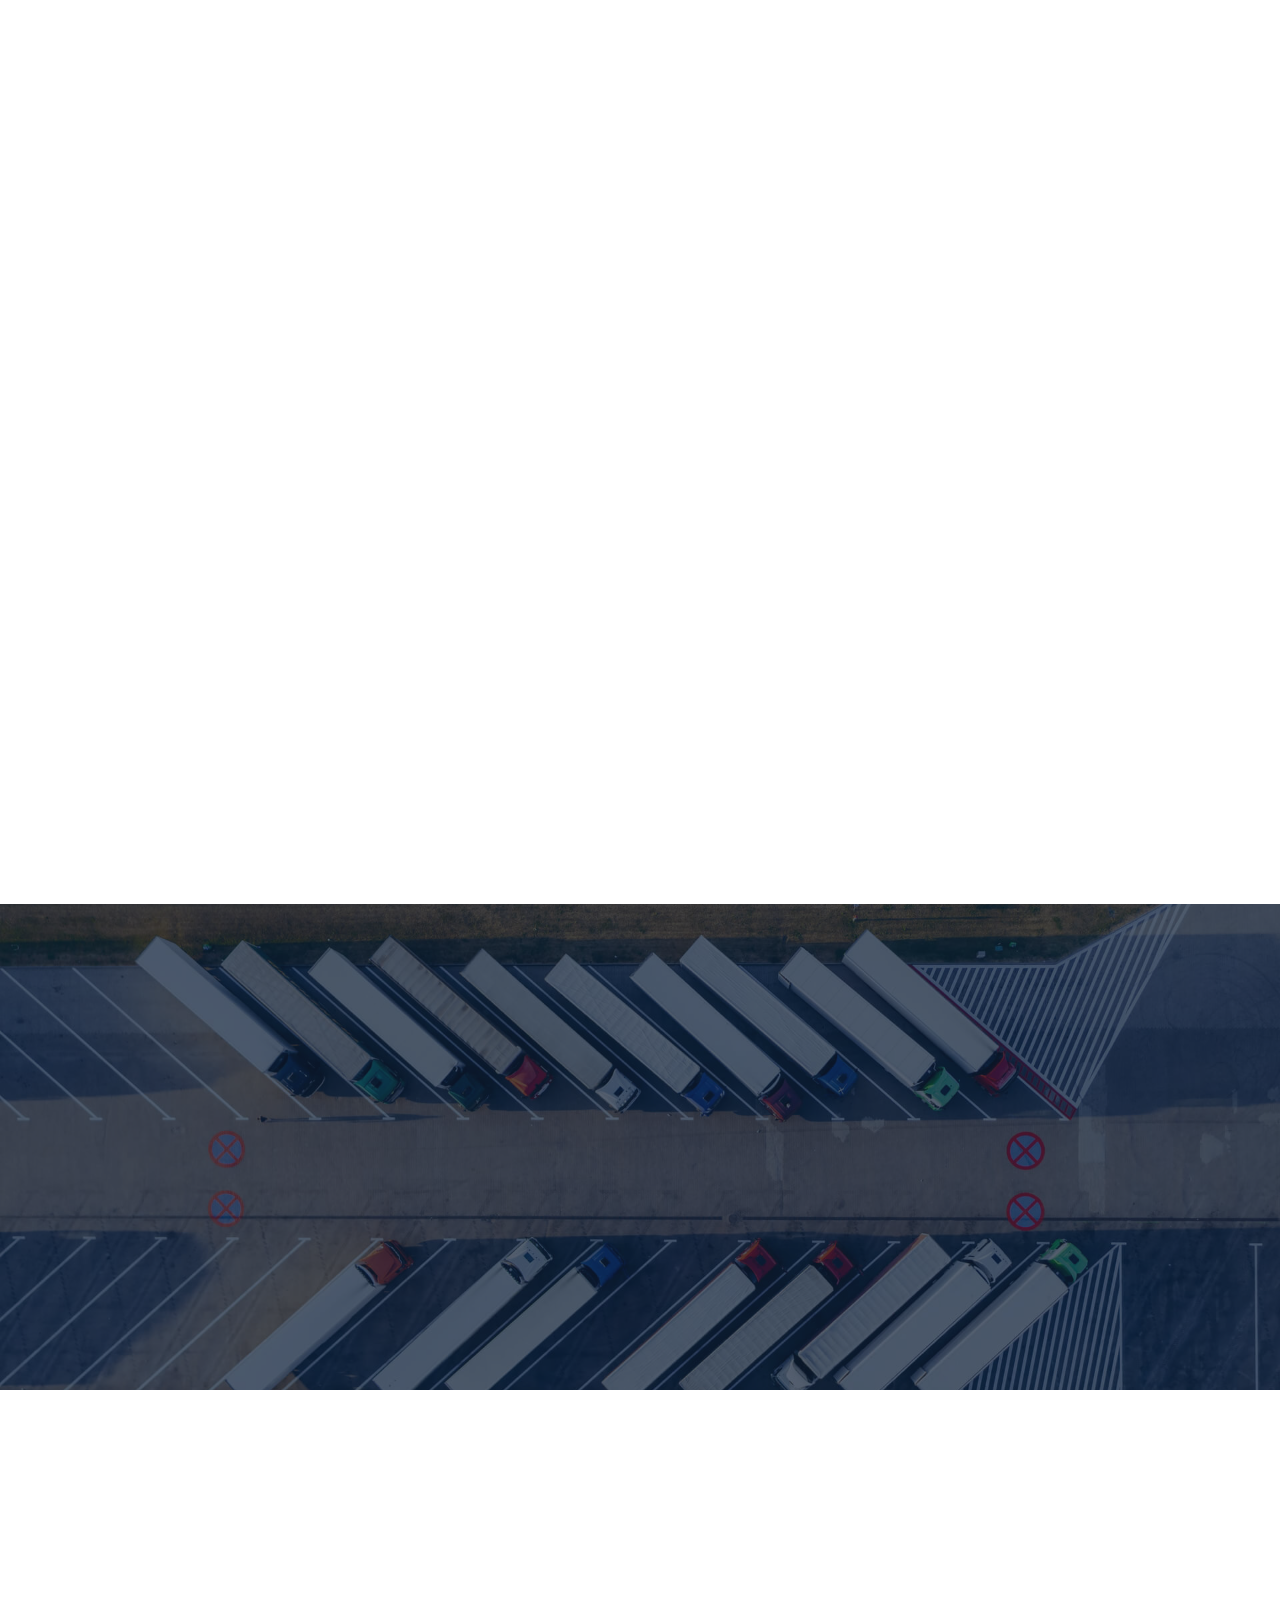
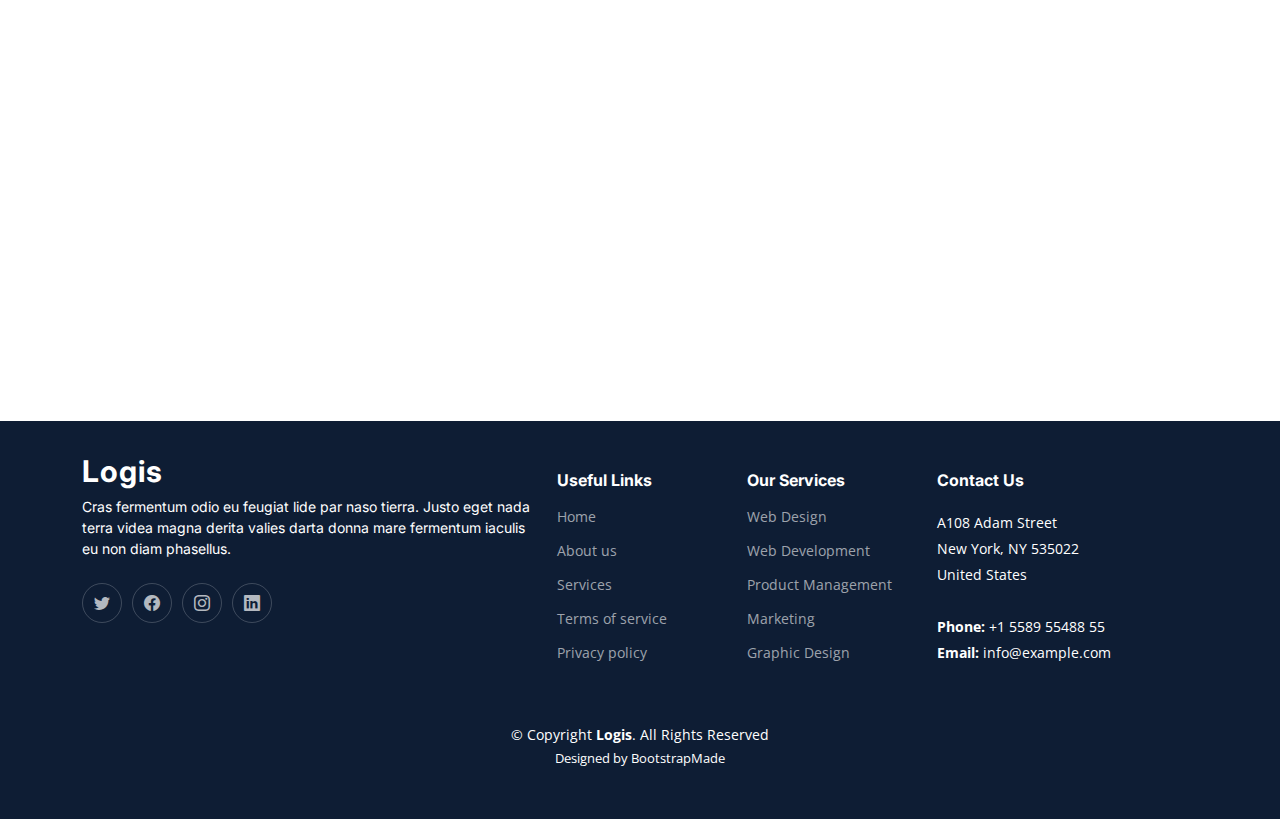
<file: Logis/index.html>
<!DOCTYPE html>
<html lang="en">

<head>
  <meta charset="utf-8">
  <meta content="width=device-width, initial-scale=1.0" name="viewport">

  <title>Logis Bootstrap Template - Index</title>
  <meta content="" name="description">
  <meta content="" name="keywords">

  <!-- Favicons -->
  <link href="assets/img/favicon.png" rel="icon">
  <link href="assets/img/apple-touch-icon.png" rel="apple-touch-icon">

  <!-- Google Fonts -->
  <link rel="preconnect" href="https://fonts.googleapis.com">
  <link rel="preconnect" href="https://fonts.gstatic.com" crossorigin>
  <link href="https://fonts.googleapis.com/css2?family=Open+Sans:ital,wght@0,300;0,400;0,500;0,600;0,700;1,300;1,400;1,600;1,700&family=Poppins:ital,wght@0,300;0,400;0,500;0,600;0,700;1,300;1,400;1,500;1,600;1,700&family=Inter:ital,wght@0,300;0,400;0,500;0,600;0,700;1,300;1,400;1,500;1,600;1,700&display=swap" rel="stylesheet">

  <!-- Vendor CSS Files -->
  <link href="assets/vendor/bootstrap/css/bootstrap.min.css" rel="stylesheet">
  <link href="assets/vendor/bootstrap-icons/bootstrap-icons.css" rel="stylesheet">
  <link href="assets/vendor/fontawesome-free/css/all.min.css" rel="stylesheet">
  <link href="assets/vendor/glightbox/css/glightbox.min.css" rel="stylesheet">
  <link href="assets/vendor/swiper/swiper-bundle.min.css" rel="stylesheet">
  <link href="assets/vendor/aos/aos.css" rel="stylesheet">

  <!-- Template Main CSS File -->
  <link href="assets/css/main.css" rel="stylesheet">

  <!-- =======================================================
  * Template Name: Logis - v1.1.0
  * Template URL: https://bootstrapmade.com/logis-bootstrap-logistics-website-template/
  * Author: BootstrapMade.com
  * License: https://bootstrapmade.com/license/
  ======================================================== -->
</head>

<body>

  <!-- ======= Header ======= -->
  <header id="header" class="header d-flex align-items-center fixed-top">
    <div class="container-fluid container-xl d-flex align-items-center justify-content-between">

      <a href="index.html" class="logo d-flex align-items-center">
        <!-- Uncomment the line below if you also wish to use an image logo -->
        <!-- <img src="assets/img/logo.png" alt=""> -->
        <h1>Logis</h1>
      </a>

      <i class="mobile-nav-toggle mobile-nav-show bi bi-list"></i>
      <i class="mobile-nav-toggle mobile-nav-hide d-none bi bi-x"></i>
      <nav id="navbar" class="navbar">
        <ul>
          <li><a href="index.html" class="active">Home</a></li>
          <li><a href="about.html">About</a></li>
          <li><a href="services.html">Services</a></li>
          <li><a href="pricing.html">Pricing</a></li>
          <li class="dropdown"><a href="#"><span>Drop Down</span> <i class="bi bi-chevron-down dropdown-indicator"></i></a>
            <ul>
              <li><a href="#">Drop Down 1</a></li>
              <li class="dropdown"><a href="#"><span>Deep Drop Down</span> <i class="bi bi-chevron-down dropdown-indicator"></i></a>
                <ul>
                  <li><a href="#">Deep Drop Down 1</a></li>
                  <li><a href="#">Deep Drop Down 2</a></li>
                  <li><a href="#">Deep Drop Down 3</a></li>
                  <li><a href="#">Deep Drop Down 4</a></li>
                  <li><a href="#">Deep Drop Down 5</a></li>
                </ul>
              </li>
              <li><a href="#">Drop Down 2</a></li>
              <li><a href="#">Drop Down 3</a></li>
              <li><a href="#">Drop Down 4</a></li>
            </ul>
          </li>
          <li><a href="contact.html">Contact</a></li>
          <li><a class="get-a-quote" href="get-a-quote.html">Get a Quote</a></li>
        </ul>
      </nav><!-- .navbar -->

    </div>
  </header><!-- End Header -->
  <!-- End Header -->

  <!-- ======= Hero Section ======= -->
  <section id="hero" class="hero d-flex align-items-center">
    <div class="container">
      <div class="row gy-4 d-flex justify-content-between">
        <div class="col-lg-6 order-2 order-lg-1 d-flex flex-column justify-content-center">
          <h2 data-aos="fade-up">Your Lightning Fast Delivery Partner</h2>
          <p data-aos="fade-up" data-aos-delay="100">Facere distinctio molestiae nisi fugit tenetur repellat non praesentium nesciunt optio quis sit odio nemo quisquam. eius quos reiciendis eum vel eum voluptatem eum maiores eaque id optio ullam occaecati odio est possimus vel reprehenderit</p>

          <form action="#" class="form-search d-flex align-items-stretch mb-3" data-aos="fade-up" data-aos-delay="200">
            <input type="text" class="form-control" placeholder="ZIP code or CitY">
            <button type="submit" class="btn btn-primary">Search</button>
          </form>

          <div class="row gy-4" data-aos="fade-up" data-aos-delay="400">

            <div class="col-lg-3 col-6">
              <div class="stats-item text-center w-100 h-100">
                <span data-purecounter-start="0" data-purecounter-end="232" data-purecounter-duration="1" class="purecounter"></span>
                <p>Clients</p>
              </div>
            </div><!-- End Stats Item -->

            <div class="col-lg-3 col-6">
              <div class="stats-item text-center w-100 h-100">
                <span data-purecounter-start="0" data-purecounter-end="521" data-purecounter-duration="1" class="purecounter"></span>
                <p>Projects</p>
              </div>
            </div><!-- End Stats Item -->

            <div class="col-lg-3 col-6">
              <div class="stats-item text-center w-100 h-100">
                <span data-purecounter-start="0" data-purecounter-end="1453" data-purecounter-duration="1" class="purecounter"></span>
                <p>Support</p>
              </div>
            </div><!-- End Stats Item -->

            <div class="col-lg-3 col-6">
              <div class="stats-item text-center w-100 h-100">
                <span data-purecounter-start="0" data-purecounter-end="32" data-purecounter-duration="1" class="purecounter"></span>
                <p>Workers</p>
              </div>
            </div><!-- End Stats Item -->

          </div>
        </div>

        <div class="col-lg-5 order-1 order-lg-2 hero-img" data-aos="zoom-out">
          <img src="assets/img/hero-img.svg" class="img-fluid mb-3 mb-lg-0" alt="">
        </div>

      </div>
    </div>
  </section><!-- End Hero Section -->

  <main id="main">

    <!-- ======= Featured Services Section ======= -->
    <section id="featured-services" class="featured-services">
      <div class="container">

        <div class="row gy-4">

          <div class="col-lg-4 col-md-6 service-item d-flex" data-aos="fade-up">
            <div class="icon flex-shrink-0"><i class="fa-solid fa-cart-flatbed"></i></div>
            <div>
              <h4 class="title">Lorem Ipsum</h4>
              <p class="description">Voluptatum deleniti atque corrupti quos dolores et quas molestias excepturi sint occaecati cupiditate non provident</p>
              <a href="service-details.html" class="readmore stretched-link"><span>Learn More</span><i class="bi bi-arrow-right"></i></a>
            </div>
          </div>
          <!-- End Service Item -->

          <div class="col-lg-4 col-md-6 service-item d-flex" data-aos="fade-up" data-aos-delay="100">
            <div class="icon flex-shrink-0"><i class="fa-solid fa-truck"></i></div>
            <div>
              <h4 class="title">Dolor Sitema</h4>
              <p class="description">Minim veniam, quis nostrud exercitation ullamco laboris nisi ut aliquip ex ea commodo consequat tarad limino ata</p>
              <a href="service-details.html" class="readmore stretched-link"><span>Learn More</span><i class="bi bi-arrow-right"></i></a>
            </div>
          </div><!-- End Service Item -->

          <div class="col-lg-4 col-md-6 service-item d-flex" data-aos="fade-up" data-aos-delay="200">
            <div class="icon flex-shrink-0"><i class="fa-solid fa-truck-ramp-box"></i></div>
            <div>
              <h4 class="title">Sed ut perspiciatis</h4>
              <p class="description">Duis aute irure dolor in reprehenderit in voluptate velit esse cillum dolore eu fugiat nulla pariatur</p>
              <a href="service-details.html" class="readmore stretched-link"><span>Learn More</span><i class="bi bi-arrow-right"></i></a>
            </div>
          </div><!-- End Service Item -->

        </div>

      </div>
    </section><!-- End Featured Services Section -->

    <!-- ======= About Us Section ======= -->
    <section id="about" class="about pt-0">
      <div class="container" data-aos="fade-up">

        <div class="row gy-4">
          <div class="col-lg-6 position-relative align-self-start order-lg-last order-first">
            <img src="assets/img/about.jpg" class="img-fluid" alt="">
            <a href="https://www.youtube.com/watch?v=LXb3EKWsInQ" class="glightbox play-btn"></a>
          </div>
          <div class="col-lg-6 content order-last  order-lg-first">
            <h3>About Us</h3>
            <p>
              Dolor iure expedita id fuga asperiores qui sunt consequatur minima. Quidem voluptas deleniti. Sit quia molestiae quia quas qui magnam itaque veritatis dolores. Corrupti totam ut eius incidunt reiciendis veritatis asperiores placeat.
            </p>
            <ul>
              <li data-aos="fade-up" data-aos-delay="100">
                <i class="bi bi-diagram-3"></i>
                <div>
                  <h5>Ullamco laboris nisi ut aliquip consequat</h5>
                  <p>Magni facilis facilis repellendus cum excepturi quaerat praesentium libre trade</p>
                </div>
              </li>
              <li data-aos="fade-up" data-aos-delay="200">
                <i class="bi bi-fullscreen-exit"></i>
                <div>
                  <h5>Magnam soluta odio exercitationem reprehenderi</h5>
                  <p>Quo totam dolorum at pariatur aut distinctio dolorum laudantium illo direna pasata redi</p>
                </div>
              </li>
              <li data-aos="fade-up" data-aos-delay="300">
                <i class="bi bi-broadcast"></i>
                <div>
                  <h5>Voluptatem et qui exercitationem</h5>
                  <p>Et velit et eos maiores est tempora et quos dolorem autem tempora incidunt maxime veniam</p>
                </div>
              </li>
            </ul>
          </div>
        </div>

      </div>
    </section><!-- End About Us Section -->

    <!-- ======= Services Section ======= -->
    <section id="service" class="services pt-0">
      <div class="container" data-aos="fade-up">

        <div class="section-header">
          <span>Our Services</span>
          <h2>Our Services</h2>

        </div>

        <div class="row gy-4">

          <div class="col-lg-4 col-md-6" data-aos="fade-up" data-aos-delay="100">
            <div class="card">
              <div class="card-img">
                <img src="assets/img/storage-service.jpg" alt="" class="img-fluid">
              </div>
              <h3><a href="service-details.html" class="stretched-link">Storage</a></h3>
              <p>Cumque eos in qui numquam. Aut aspernatur perferendis sed atque quia voluptas quisquam repellendus temporibus itaqueofficiis odit</p>
            </div>
          </div><!-- End Card Item -->

          <div class="col-lg-4 col-md-6" data-aos="fade-up" data-aos-delay="200">
            <div class="card">
              <div class="card-img">
                <img src="assets/img/logistics-service.jpg" alt="" class="img-fluid">
              </div>
              <h3><a href="service-details.html" class="stretched-link">Logistics</a></h3>
              <p>Asperiores provident dolor accusamus pariatur dolore nam id audantium ut et iure incidunt molestiae dolor ipsam ducimus occaecati nisi</p>
            </div>
          </div><!-- End Card Item -->

          <div class="col-lg-4 col-md-6" data-aos="fade-up" data-aos-delay="300">
            <div class="card">
              <div class="card-img">
                <img src="assets/img/cargo-service.jpg" alt="" class="img-fluid">
              </div>
              <h3><a href="service-details.html" class="stretched-link">Cargo</a></h3>
              <p>Dicta quam similique quia architecto eos nisi aut ratione aut ipsum reiciendis sit doloremque oluptatem aut et molestiae ut et nihil</p>
            </div>
          </div><!-- End Card Item -->

          <div class="col-lg-4 col-md-6" data-aos="fade-up" data-aos-delay="400">
            <div class="card">
              <div class="card-img">
                <img src="assets/img/trucking-service.jpg" alt="" class="img-fluid">
              </div>
              <h3><a href="service-details.html" class="stretched-link">Trucking</a></h3>
              <p>Dicta quam similique quia architecto eos nisi aut ratione aut ipsum reiciendis sit doloremque oluptatem aut et molestiae ut et nihil</p>
            </div>
          </div><!-- End Card Item -->

          <div class="col-lg-4 col-md-6" data-aos="fade-up" data-aos-delay="500">
            <div class="card">
              <div class="card-img">
                <img src="assets/img/packaging-service.jpg" alt="" class="img-fluid">
              </div>
              <h3><a href="service-details.html" class="stretched-link">Packaging</a></h3>
              <p>Illo consequuntur quisquam delectus praesentium modi dignissimos facere vel cum onsequuntur maiores beatae consequatur magni voluptates</p>
            </div>
          </div><!-- End Card Item -->

          <div class="col-lg-4 col-md-6" data-aos="fade-up" data-aos-delay="600">
            <div class="card">
              <div class="card-img">
                <img src="assets/img/warehousing-service.jpg" alt="" class="img-fluid">
              </div>
              <h3><a href="service-details.html" class="stretched-link">Warehousing</a></h3>
              <p>Quas assumenda non occaecati molestiae. In aut earum sed natus eatae in vero. Ab modi quisquam aut nostrum unde et qui est non quo nulla</p>
            </div>
          </div><!-- End Card Item -->

        </div>

      </div>
    </section><!-- End Services Section -->

    <!-- ======= Call To Action Section ======= -->
    <section id="call-to-action" class="call-to-action">
      <div class="container" data-aos="zoom-out">

        <div class="row justify-content-center">
          <div class="col-lg-8 text-center">
            <h3>Call To Action</h3>
            <p> Duis aute irure dolor in reprehenderit in voluptate velit esse cillum dolore eu fugiat nulla pariatur. Excepteur sint occaecat cupidatat non proident, sunt in culpa qui officia deserunt mollit anim id est laborum.</p>
            <a class="cta-btn" href="#">Call To Action</a>
            </dic>
          </div>

        </div>
    </section><!-- End Call To Action Section -->

    <!-- ======= Features Section ======= -->
    <section id="features" class="features">
      <div class="container">

        <div class="row gy-4 align-items-center features-item" data-aos="fade-up">

          <div class="col-md-5">
            <img src="assets/img/features-1.jpg" class="img-fluid" alt="">
          </div>
          <div class="col-md-7">
            <h3>Voluptatem dignissimos provident quasi corporis voluptates sit assumenda.</h3>
            <p class="fst-italic">
              Lorem ipsum dolor sit amet, consectetur adipiscing elit, sed do eiusmod tempor incididunt ut labore et dolore
              magna aliqua.
            </p>
            <ul>
              <li><i class="bi bi-check"></i> Ullamco laboris nisi ut aliquip ex ea commodo consequat.</li>
              <li><i class="bi bi-check"></i> Duis aute irure dolor in reprehenderit in voluptate velit.</li>
              <li><i class="bi bi-check"></i> Ullam est qui quos consequatur eos accusamus.</li>
            </ul>
          </div>
        </div><!-- Features Item -->

        <div class="row gy-4 align-items-center features-item" data-aos="fade-up">
          <div class="col-md-5 order-1 order-md-2">
            <img src="assets/img/features-2.jpg" class="img-fluid" alt="">
          </div>
          <div class="col-md-7 order-2 order-md-1">
            <h3>Corporis temporibus maiores provident</h3>
            <p class="fst-italic">
              Lorem ipsum dolor sit amet, consectetur adipiscing elit, sed do eiusmod tempor incididunt ut labore et dolore
              magna aliqua.
            </p>
            <p>
              Ullamco laboris nisi ut aliquip ex ea commodo consequat. Duis aute irure dolor in reprehenderit in voluptate
              velit esse cillum dolore eu fugiat nulla pariatur. Excepteur sint occaecat cupidatat non proident, sunt in
              culpa qui officia deserunt mollit anim id est laborum
            </p>
          </div>
        </div><!-- Features Item -->

        <div class="row gy-4 align-items-center features-item" data-aos="fade-up">
          <div class="col-md-5">
            <img src="assets/img/features-3.jpg" class="img-fluid" alt="">
          </div>
          <div class="col-md-7">
            <h3>Sunt consequatur ad ut est nulla consectetur reiciendis animi voluptas</h3>
            <p>Cupiditate placeat cupiditate placeat est ipsam culpa. Delectus quia minima quod. Sunt saepe odit aut quia voluptatem hic voluptas dolor doloremque.</p>
            <ul>
              <li><i class="bi bi-check"></i> Ullamco laboris nisi ut aliquip ex ea commodo consequat.</li>
              <li><i class="bi bi-check"></i> Duis aute irure dolor in reprehenderit in voluptate velit.</li>
              <li><i class="bi bi-check"></i> Facilis ut et voluptatem aperiam. Autem soluta ad fugiat.</li>
            </ul>
          </div>
        </div><!-- Features Item -->

        <div class="row gy-4 align-items-center features-item" data-aos="fade-up">
          <div class="col-md-5 order-1 order-md-2">
            <img src="assets/img/features-4.jpg" class="img-fluid" alt="">
          </div>
          <div class="col-md-7 order-2 order-md-1">
            <h3>Quas et necessitatibus eaque impedit ipsum animi consequatur incidunt in</h3>
            <p class="fst-italic">
              Lorem ipsum dolor sit amet, consectetur adipiscing elit, sed do eiusmod tempor incididunt ut labore et dolore
              magna aliqua.
            </p>
            <p>
              Ullamco laboris nisi ut aliquip ex ea commodo consequat. Duis aute irure dolor in reprehenderit in voluptate
              velit esse cillum dolore eu fugiat nulla pariatur. Excepteur sint occaecat cupidatat non proident, sunt in
              culpa qui officia deserunt mollit anim id est laborum
            </p>
          </div>
        </div><!-- Features Item -->

      </div>
    </section><!-- End Features Section -->

    <!-- ======= Pricing Section ======= -->
    <section id="pricing" class="pricing pt-0">
      <div class="container" data-aos="fade-up">

        <div class="section-header">
          <span>Pricing</span>
          <h2>Pricing</h2>

        </div>

        <div class="row gy-4">

          <div class="col-lg-4" data-aos="fade-up" data-aos-delay="100">
            <div class="pricing-item">
              <h3>Free Plan</h3>
              <h4><sup>$</sup>0<span> / month</span></h4>
              <ul>
                <li><i class="bi bi-check"></i> Quam adipiscing vitae proin</li>
                <li><i class="bi bi-check"></i> Nec feugiat nisl pretium</li>
                <li><i class="bi bi-check"></i> Nulla at volutpat diam uteera</li>
                <li class="na"><i class="bi bi-x"></i> <span>Pharetra massa massa ultricies</span></li>
                <li class="na"><i class="bi bi-x"></i> <span>Massa ultricies mi quis hendrerit</span></li>
              </ul>
              <a href="#" class="buy-btn">Buy Now</a>
            </div>
          </div><!-- End Pricing Item -->

          <div class="col-lg-4" data-aos="fade-up" data-aos-delay="200">
            <div class="pricing-item featured">
              <h3>Business Plan</h3>
              <h4><sup>$</sup>29<span> / month</span></h4>
              <ul>
                <li><i class="bi bi-check"></i> Quam adipiscing vitae proin</li>
                <li><i class="bi bi-check"></i> Nec feugiat nisl pretium</li>
                <li><i class="bi bi-check"></i> Nulla at volutpat diam uteera</li>
                <li><i class="bi bi-check"></i> Pharetra massa massa ultricies</li>
                <li><i class="bi bi-check"></i> Massa ultricies mi quis hendrerit</li>
              </ul>
              <a href="#" class="buy-btn">Buy Now</a>
            </div>
          </div><!-- End Pricing Item -->

          <div class="col-lg-4" data-aos="fade-up" data-aos-delay="300">
            <div class="pricing-item">
              <h3>Developer Plan</h3>
              <h4><sup>$</sup>49<span> / month</span></h4>
              <ul>
                <li><i class="bi bi-check"></i> Quam adipiscing vitae proin</li>
                <li><i class="bi bi-check"></i> Nec feugiat nisl pretium</li>
                <li><i class="bi bi-check"></i> Nulla at volutpat diam uteera</li>
                <li><i class="bi bi-check"></i> Pharetra massa massa ultricies</li>
                <li><i class="bi bi-check"></i> Massa ultricies mi quis hendrerit</li>
              </ul>
              <a href="#" class="buy-btn">Buy Now</a>
            </div>
          </div><!-- End Pricing Item -->

        </div>

      </div>
    </section><!-- End Pricing Section -->

    <!-- ======= Testimonials Section ======= -->
    <section id="testimonials" class="testimonials">
      <div class="container">

        <div class="slides-1 swiper" data-aos="fade-up">
          <div class="swiper-wrapper">

            <div class="swiper-slide">
              <div class="testimonial-item">
                <img src="assets/img/testimonials/testimonials-1.jpg" class="testimonial-img" alt="">
                <h3>Saul Goodman</h3>
                <h4>Ceo &amp; Founder</h4>
                <div class="stars">
                  <i class="bi bi-star-fill"></i><i class="bi bi-star-fill"></i><i class="bi bi-star-fill"></i><i class="bi bi-star-fill"></i><i class="bi bi-star-fill"></i>
                </div>
                <p>
                  <i class="bi bi-quote quote-icon-left"></i>
                  Proin iaculis purus consequat sem cure digni ssim donec porttitora entum suscipit rhoncus. Accusantium quam, ultricies eget id, aliquam eget nibh et. Maecen aliquam, risus at semper.
                  <i class="bi bi-quote quote-icon-right"></i>
                </p>
              </div>
            </div><!-- End testimonial item -->

            <div class="swiper-slide">
              <div class="testimonial-item">
                <img src="assets/img/testimonials/testimonials-2.jpg" class="testimonial-img" alt="">
                <h3>Sara Wilsson</h3>
                <h4>Designer</h4>
                <div class="stars">
                  <i class="bi bi-star-fill"></i><i class="bi bi-star-fill"></i><i class="bi bi-star-fill"></i><i class="bi bi-star-fill"></i><i class="bi bi-star-fill"></i>
                </div>
                <p>
                  <i class="bi bi-quote quote-icon-left"></i>
                  Export tempor illum tamen malis malis eram quae irure esse labore quem cillum quid cillum eram malis quorum velit fore eram velit sunt aliqua noster fugiat irure amet legam anim culpa.
                  <i class="bi bi-quote quote-icon-right"></i>
                </p>
              </div>
            </div><!-- End testimonial item -->

            <div class="swiper-slide">
              <div class="testimonial-item">
                <img src="assets/img/testimonials/testimonials-3.jpg" class="testimonial-img" alt="">
                <h3>Jena Karlis</h3>
                <h4>Store Owner</h4>
                <div class="stars">
                  <i class="bi bi-star-fill"></i><i class="bi bi-star-fill"></i><i class="bi bi-star-fill"></i><i class="bi bi-star-fill"></i><i class="bi bi-star-fill"></i>
                </div>
                <p>
                  <i class="bi bi-quote quote-icon-left"></i>
                  Enim nisi quem export duis labore cillum quae magna enim sint quorum nulla quem veniam duis minim tempor labore quem eram duis noster aute amet eram fore quis sint minim.
                  <i class="bi bi-quote quote-icon-right"></i>
                </p>
              </div>
            </div><!-- End testimonial item -->

            <div class="swiper-slide">
              <div class="testimonial-item">
                <img src="assets/img/testimonials/testimonials-4.jpg" class="testimonial-img" alt="">
                <h3>Matt Brandon</h3>
                <h4>Freelancer</h4>
                <div class="stars">
                  <i class="bi bi-star-fill"></i><i class="bi bi-star-fill"></i><i class="bi bi-star-fill"></i><i class="bi bi-star-fill"></i><i class="bi bi-star-fill"></i>
                </div>
                <p>
                  <i class="bi bi-quote quote-icon-left"></i>
                  Fugiat enim eram quae cillum dolore dolor amet nulla culpa multos export minim fugiat minim velit minim dolor enim duis veniam ipsum anim magna sunt elit fore quem dolore labore illum veniam.
                  <i class="bi bi-quote quote-icon-right"></i>
                </p>
              </div>
            </div><!-- End testimonial item -->

            <div class="swiper-slide">
              <div class="testimonial-item">
                <img src="assets/img/testimonials/testimonials-5.jpg" class="testimonial-img" alt="">
                <h3>John Larson</h3>
                <h4>Entrepreneur</h4>
                <div class="stars">
                  <i class="bi bi-star-fill"></i><i class="bi bi-star-fill"></i><i class="bi bi-star-fill"></i><i class="bi bi-star-fill"></i><i class="bi bi-star-fill"></i>
                </div>
                <p>
                  <i class="bi bi-quote quote-icon-left"></i>
                  Quis quorum aliqua sint quem legam fore sunt eram irure aliqua veniam tempor noster veniam enim culpa labore duis sunt culpa nulla illum cillum fugiat legam esse veniam culpa fore nisi cillum quid.
                  <i class="bi bi-quote quote-icon-right"></i>
                </p>
              </div>
            </div><!-- End testimonial item -->

          </div>
          <div class="swiper-pagination"></div>
        </div>

      </div>
    </section><!-- End Testimonials Section -->

    <!-- ======= Frequently Asked Questions Section ======= -->
    <section id="faq" class="faq">
      <div class="container" data-aos="fade-up">

        <div class="section-header">
          <span>Frequently Asked Questions</span>
          <h2>Frequently Asked Questions</h2>

        </div>

        <div class="row justify-content-center" data-aos="fade-up" data-aos-delay="200">
          <div class="col-lg-10">

            <div class="accordion accordion-flush" id="faqlist">

              <div class="accordion-item">
                <h3 class="accordion-header">
                  <button class="accordion-button collapsed" type="button" data-bs-toggle="collapse" data-bs-target="#faq-content-1">
                    <i class="bi bi-question-circle question-icon"></i>
                    Non consectetur a erat nam at lectus urna duis?
                  </button>
                </h3>
                <div id="faq-content-1" class="accordion-collapse collapse" data-bs-parent="#faqlist">
                  <div class="accordion-body">
                    Feugiat pretium nibh ipsum consequat. Tempus iaculis urna id volutpat lacus laoreet non curabitur gravida. Venenatis lectus magna fringilla urna porttitor rhoncus dolor purus non.
                  </div>
                </div>
              </div><!-- # Faq item-->

              <div class="accordion-item">
                <h3 class="accordion-header">
                  <button class="accordion-button collapsed" type="button" data-bs-toggle="collapse" data-bs-target="#faq-content-2">
                    <i class="bi bi-question-circle question-icon"></i>
                    Feugiat scelerisque varius morbi enim nunc faucibus a pellentesque?
                  </button>
                </h3>
                <div id="faq-content-2" class="accordion-collapse collapse" data-bs-parent="#faqlist">
                  <div class="accordion-body">
                    Dolor sit amet consectetur adipiscing elit pellentesque habitant morbi. Id interdum velit laoreet id donec ultrices. Fringilla phasellus faucibus scelerisque eleifend donec pretium. Est pellentesque elit ullamcorper dignissim. Mauris ultrices eros in cursus turpis massa tincidunt dui.
                  </div>
                </div>
              </div><!-- # Faq item-->

              <div class="accordion-item">
                <h3 class="accordion-header">
                  <button class="accordion-button collapsed" type="button" data-bs-toggle="collapse" data-bs-target="#faq-content-3">
                    <i class="bi bi-question-circle question-icon"></i>
                    Dolor sit amet consectetur adipiscing elit pellentesque habitant morbi?
                  </button>
                </h3>
                <div id="faq-content-3" class="accordion-collapse collapse" data-bs-parent="#faqlist">
                  <div class="accordion-body">
                    Eleifend mi in nulla posuere sollicitudin aliquam ultrices sagittis orci. Faucibus pulvinar elementum integer enim. Sem nulla pharetra diam sit amet nisl suscipit. Rutrum tellus pellentesque eu tincidunt. Lectus urna duis convallis convallis tellus. Urna molestie at elementum eu facilisis sed odio morbi quis
                  </div>
                </div>
              </div><!-- # Faq item-->

              <div class="accordion-item">
                <h3 class="accordion-header">
                  <button class="accordion-button collapsed" type="button" data-bs-toggle="collapse" data-bs-target="#faq-content-4">
                    <i class="bi bi-question-circle question-icon"></i>
                    Ac odio tempor orci dapibus. Aliquam eleifend mi in nulla?
                  </button>
                </h3>
                <div id="faq-content-4" class="accordion-collapse collapse" data-bs-parent="#faqlist">
                  <div class="accordion-body">
                    <i class="bi bi-question-circle question-icon"></i>
                    Dolor sit amet consectetur adipiscing elit pellentesque habitant morbi. Id interdum velit laoreet id donec ultrices. Fringilla phasellus faucibus scelerisque eleifend donec pretium. Est pellentesque elit ullamcorper dignissim. Mauris ultrices eros in cursus turpis massa tincidunt dui.
                  </div>
                </div>
              </div><!-- # Faq item-->

              <div class="accordion-item">
                <h3 class="accordion-header">
                  <button class="accordion-button collapsed" type="button" data-bs-toggle="collapse" data-bs-target="#faq-content-5">
                    <i class="bi bi-question-circle question-icon"></i>
                    Tempus quam pellentesque nec nam aliquam sem et tortor consequat?
                  </button>
                </h3>
                <div id="faq-content-5" class="accordion-collapse collapse" data-bs-parent="#faqlist">
                  <div class="accordion-body">
                    Molestie a iaculis at erat pellentesque adipiscing commodo. Dignissim suspendisse in est ante in. Nunc vel risus commodo viverra maecenas accumsan. Sit amet nisl suscipit adipiscing bibendum est. Purus gravida quis blandit turpis cursus in
                  </div>
                </div>
              </div><!-- # Faq item-->

            </div>

          </div>
        </div>

      </div>
    </section><!-- End Frequently Asked Questions Section -->

  </main><!-- End #main -->

  <!-- ======= Footer ======= -->
  <footer id="footer" class="footer">

    <div class="container">
      <div class="row gy-4">
        <div class="col-lg-5 col-md-12 footer-info">
          <a href="index.html" class="logo d-flex align-items-center">
            <span>Logis</span>
          </a>
          <p>Cras fermentum odio eu feugiat lide par naso tierra. Justo eget nada terra videa magna derita valies darta donna mare fermentum iaculis eu non diam phasellus.</p>
          <div class="social-links d-flex mt-4">
            <a href="#" class="twitter"><i class="bi bi-twitter"></i></a>
            <a href="#" class="facebook"><i class="bi bi-facebook"></i></a>
            <a href="#" class="instagram"><i class="bi bi-instagram"></i></a>
            <a href="#" class="linkedin"><i class="bi bi-linkedin"></i></a>
          </div>
        </div>

        <div class="col-lg-2 col-6 footer-links">
          <h4>Useful Links</h4>
          <ul>
            <li><a href="#">Home</a></li>
            <li><a href="#">About us</a></li>
            <li><a href="#">Services</a></li>
            <li><a href="#">Terms of service</a></li>
            <li><a href="#">Privacy policy</a></li>
          </ul>
        </div>

        <div class="col-lg-2 col-6 footer-links">
          <h4>Our Services</h4>
          <ul>
            <li><a href="#">Web Design</a></li>
            <li><a href="#">Web Development</a></li>
            <li><a href="#">Product Management</a></li>
            <li><a href="#">Marketing</a></li>
            <li><a href="#">Graphic Design</a></li>
          </ul>
        </div>

        <div class="col-lg-3 col-md-12 footer-contact text-center text-md-start">
          <h4>Contact Us</h4>
          <p>
            A108 Adam Street <br>
            New York, NY 535022<br>
            United States <br><br>
            <strong>Phone:</strong> +1 5589 55488 55<br>
            <strong>Email:</strong> info@example.com<br>
          </p>

        </div>

      </div>
    </div>

    <div class="container mt-4">
      <div class="copyright">
        &copy; Copyright <strong><span>Logis</span></strong>. All Rights Reserved
      </div>
      <div class="credits">
        <!-- All the links in the footer should remain intact. -->
        <!-- You can delete the links only if you purchased the pro version. -->
        <!-- Licensing information: https://bootstrapmade.com/license/ -->
        <!-- Purchase the pro version with working PHP/AJAX contact form: https://bootstrapmade.com/logis-bootstrap-logistics-website-template/ -->
        Designed by <a href="https://bootstrapmade.com/">BootstrapMade</a>
      </div>
    </div>

  </footer><!-- End Footer -->
  <!-- End Footer -->

  <a href="#" class="scroll-top d-flex align-items-center justify-content-center"><i class="bi bi-arrow-up-short"></i></a>

  <div id="preloader"></div>

  <!-- Vendor JS Files -->
  <script src="assets/vendor/bootstrap/js/bootstrap.bundle.min.js"></script>
  <script src="assets/vendor/purecounter/purecounter_vanilla.js"></script>
  <script src="assets/vendor/glightbox/js/glightbox.min.js"></script>
  <script src="assets/vendor/swiper/swiper-bundle.min.js"></script>
  <script src="assets/vendor/aos/aos.js"></script>
  <script src="assets/vendor/php-email-form/validate.js"></script>

  <!-- Template Main JS File -->
  <script src="assets/js/main.js"></script>

</body>

</html>
</file>
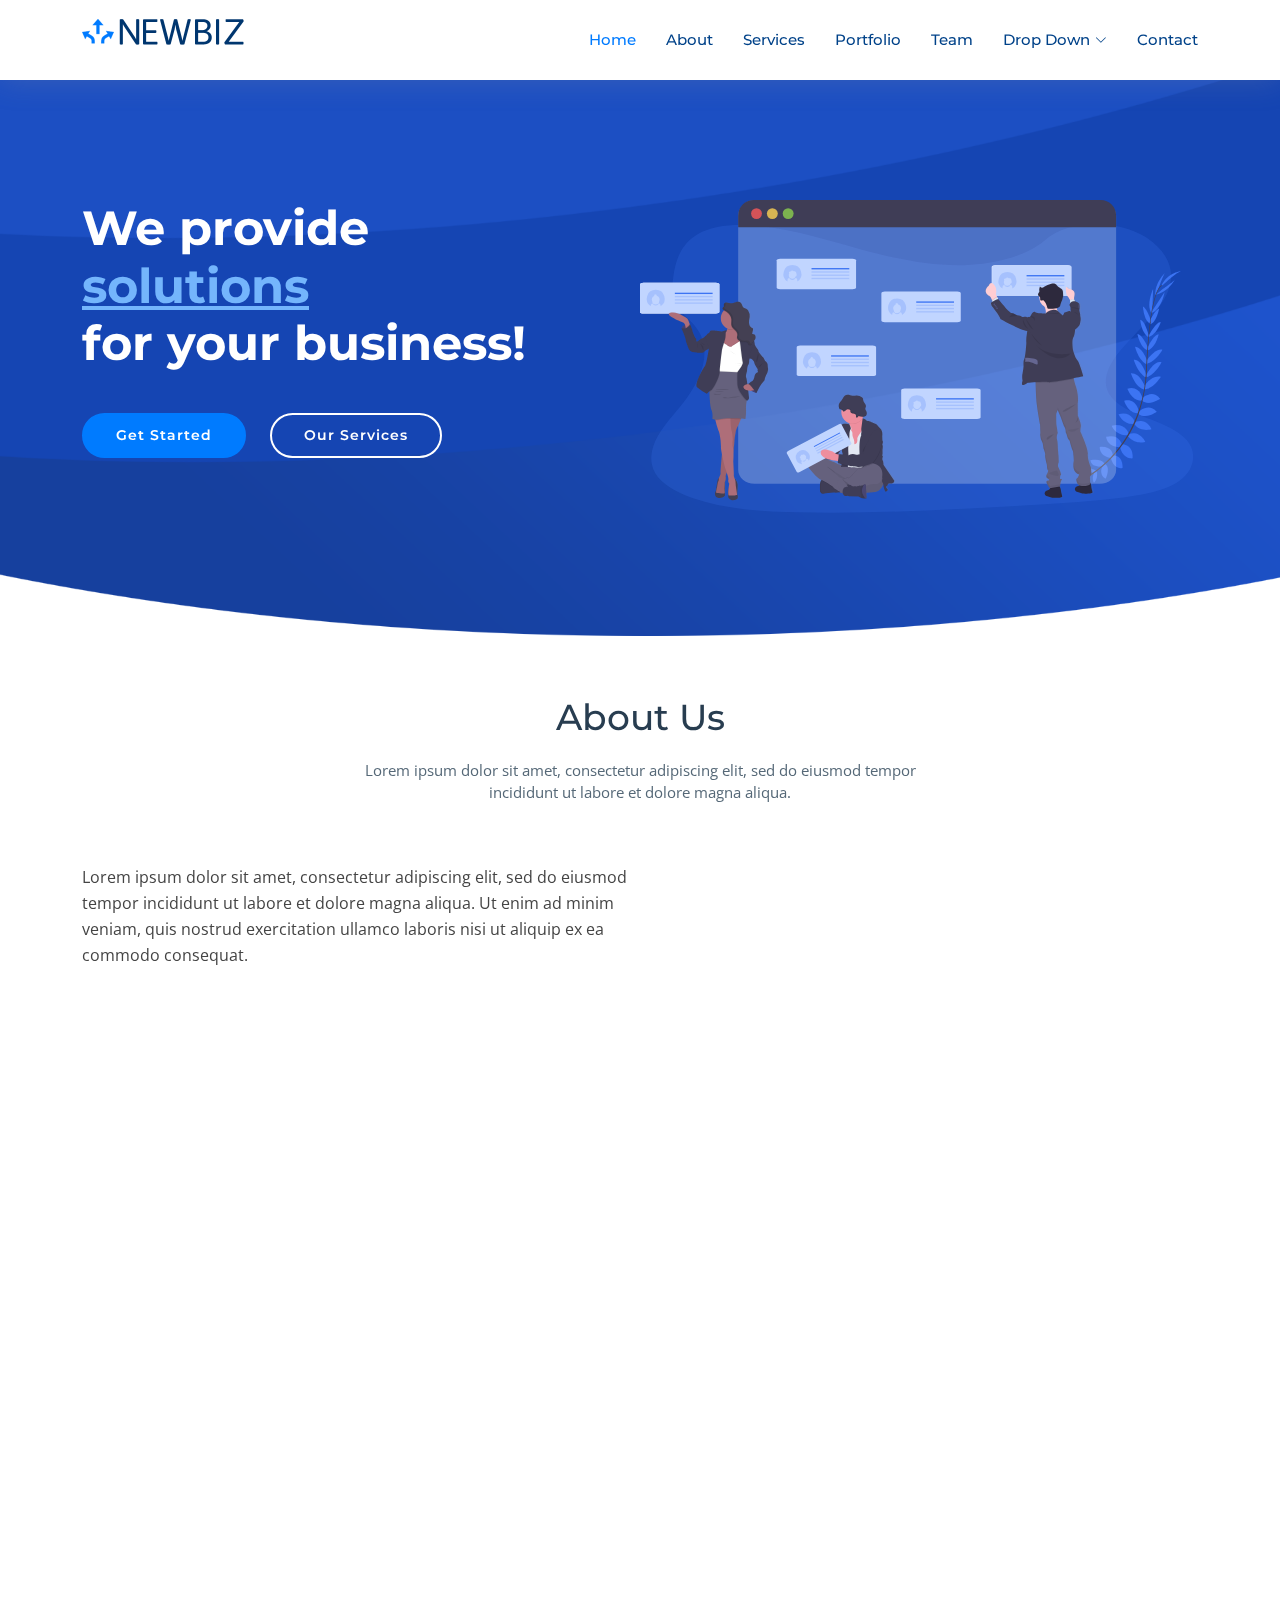
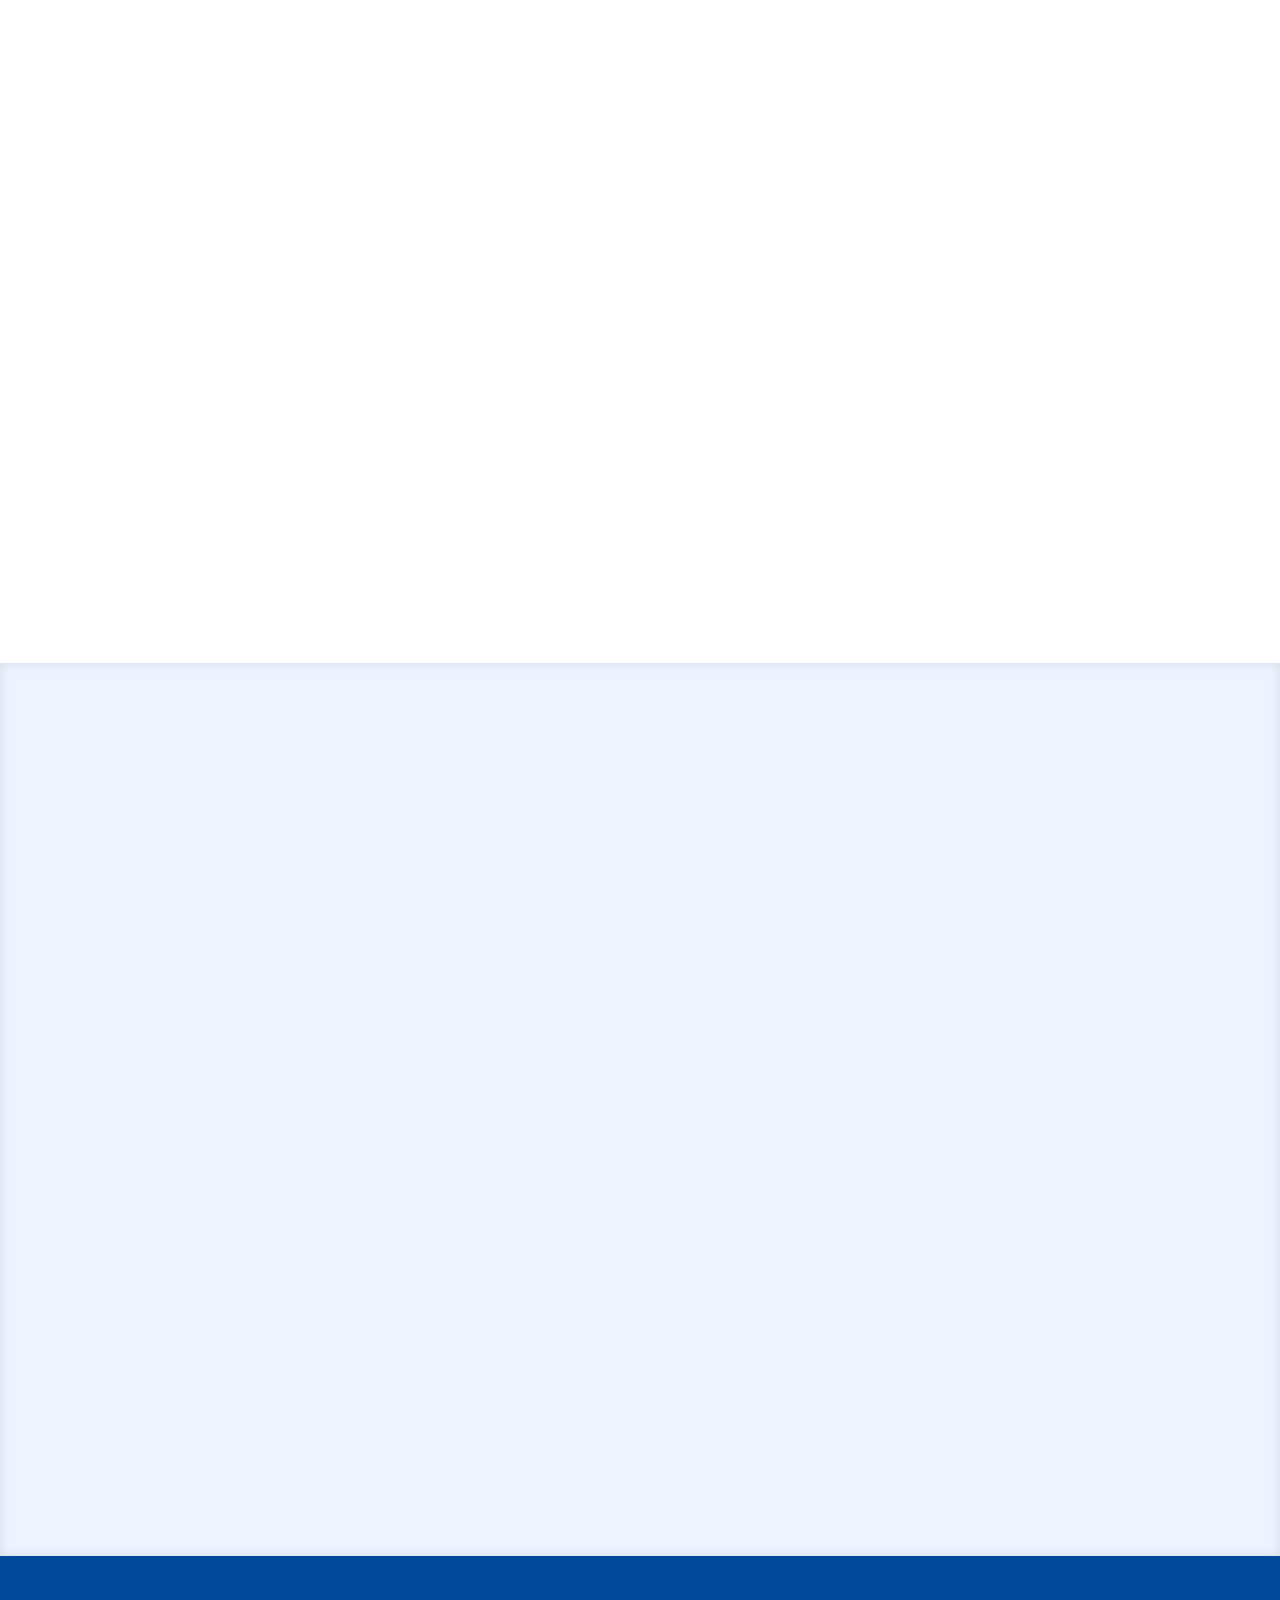
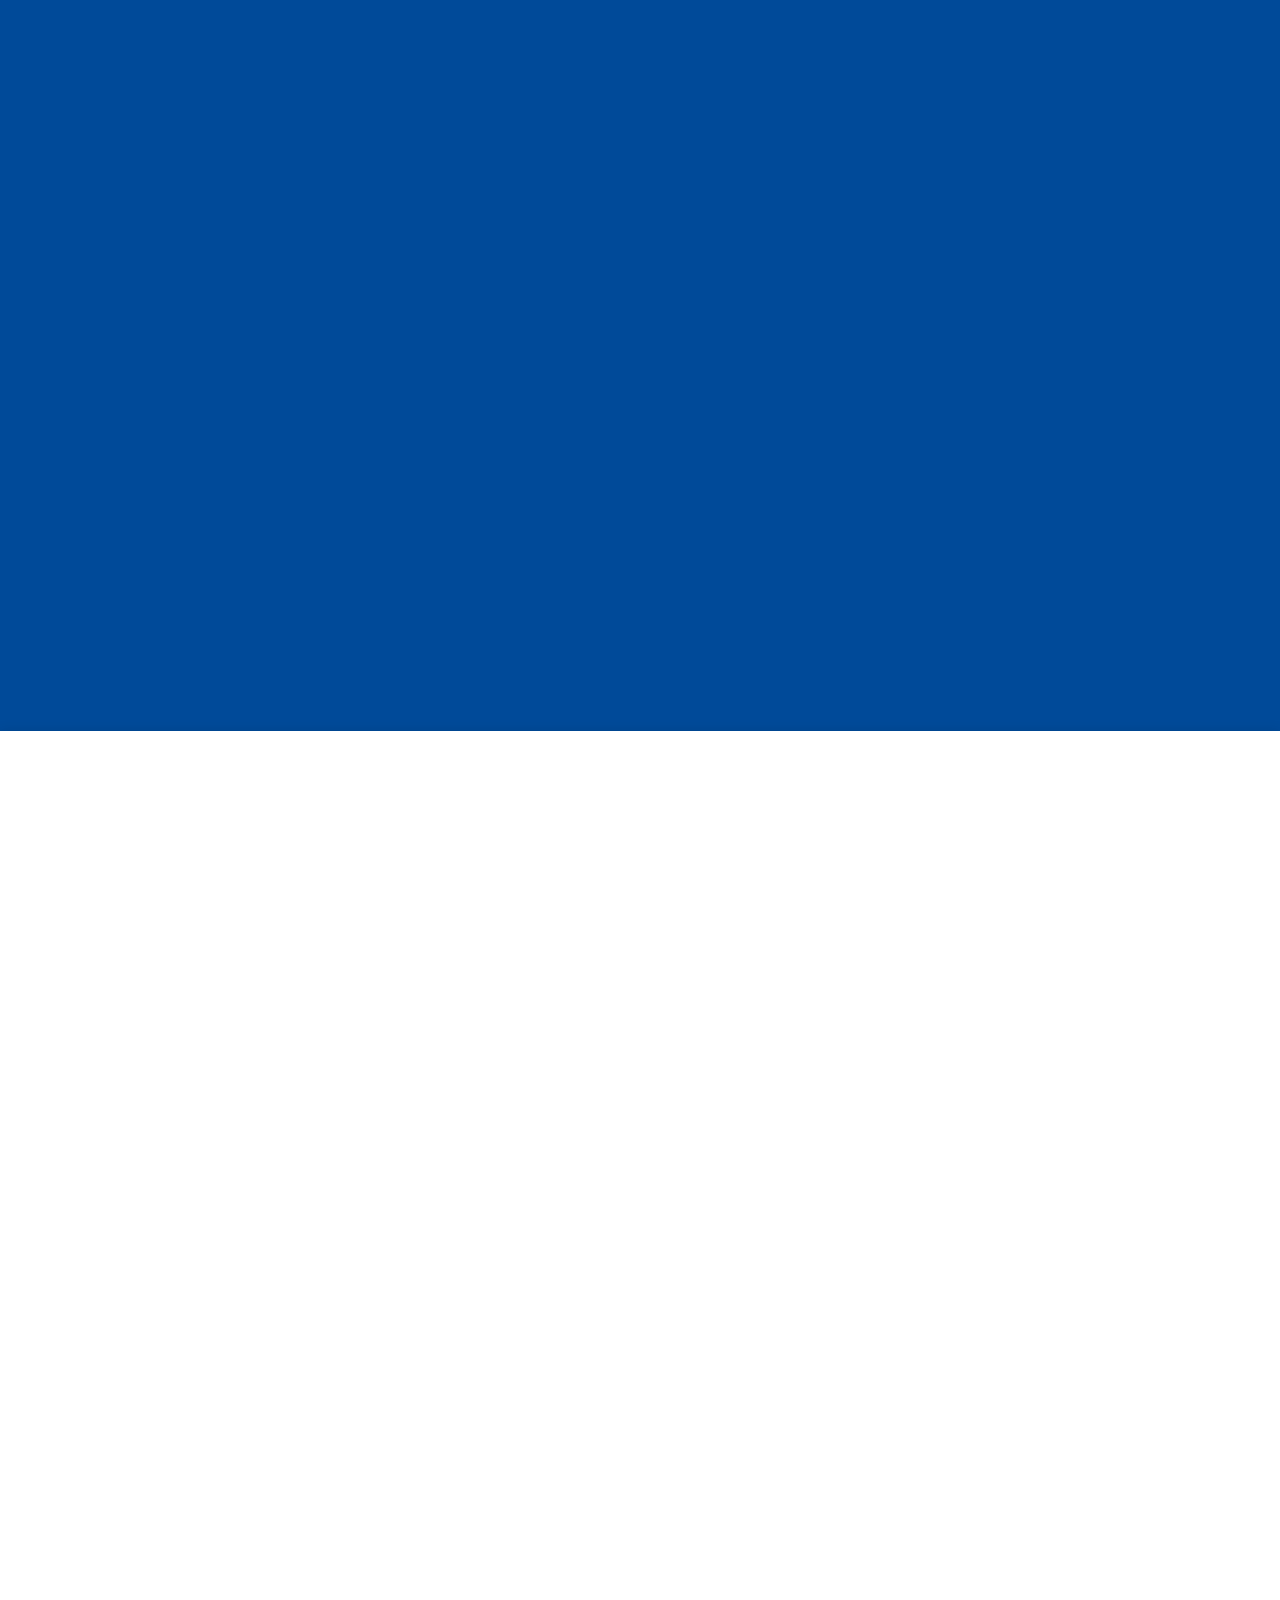
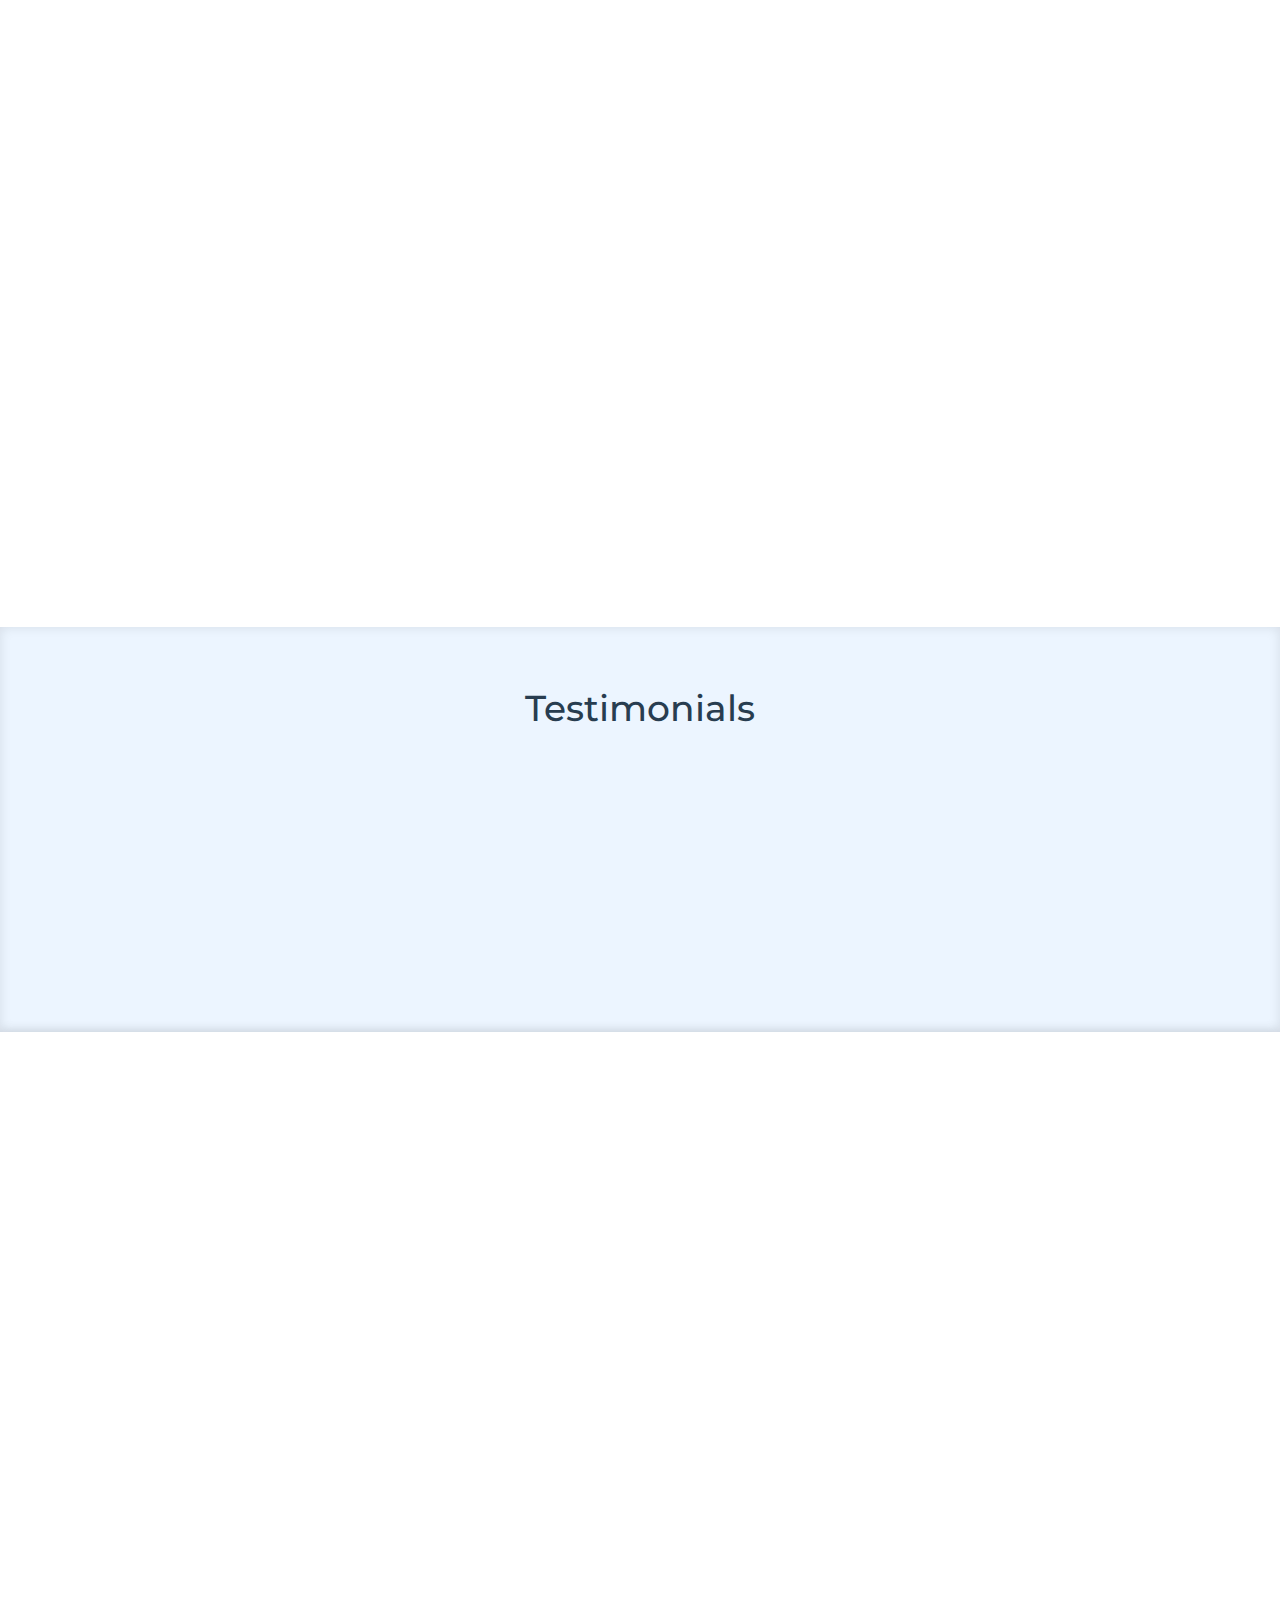
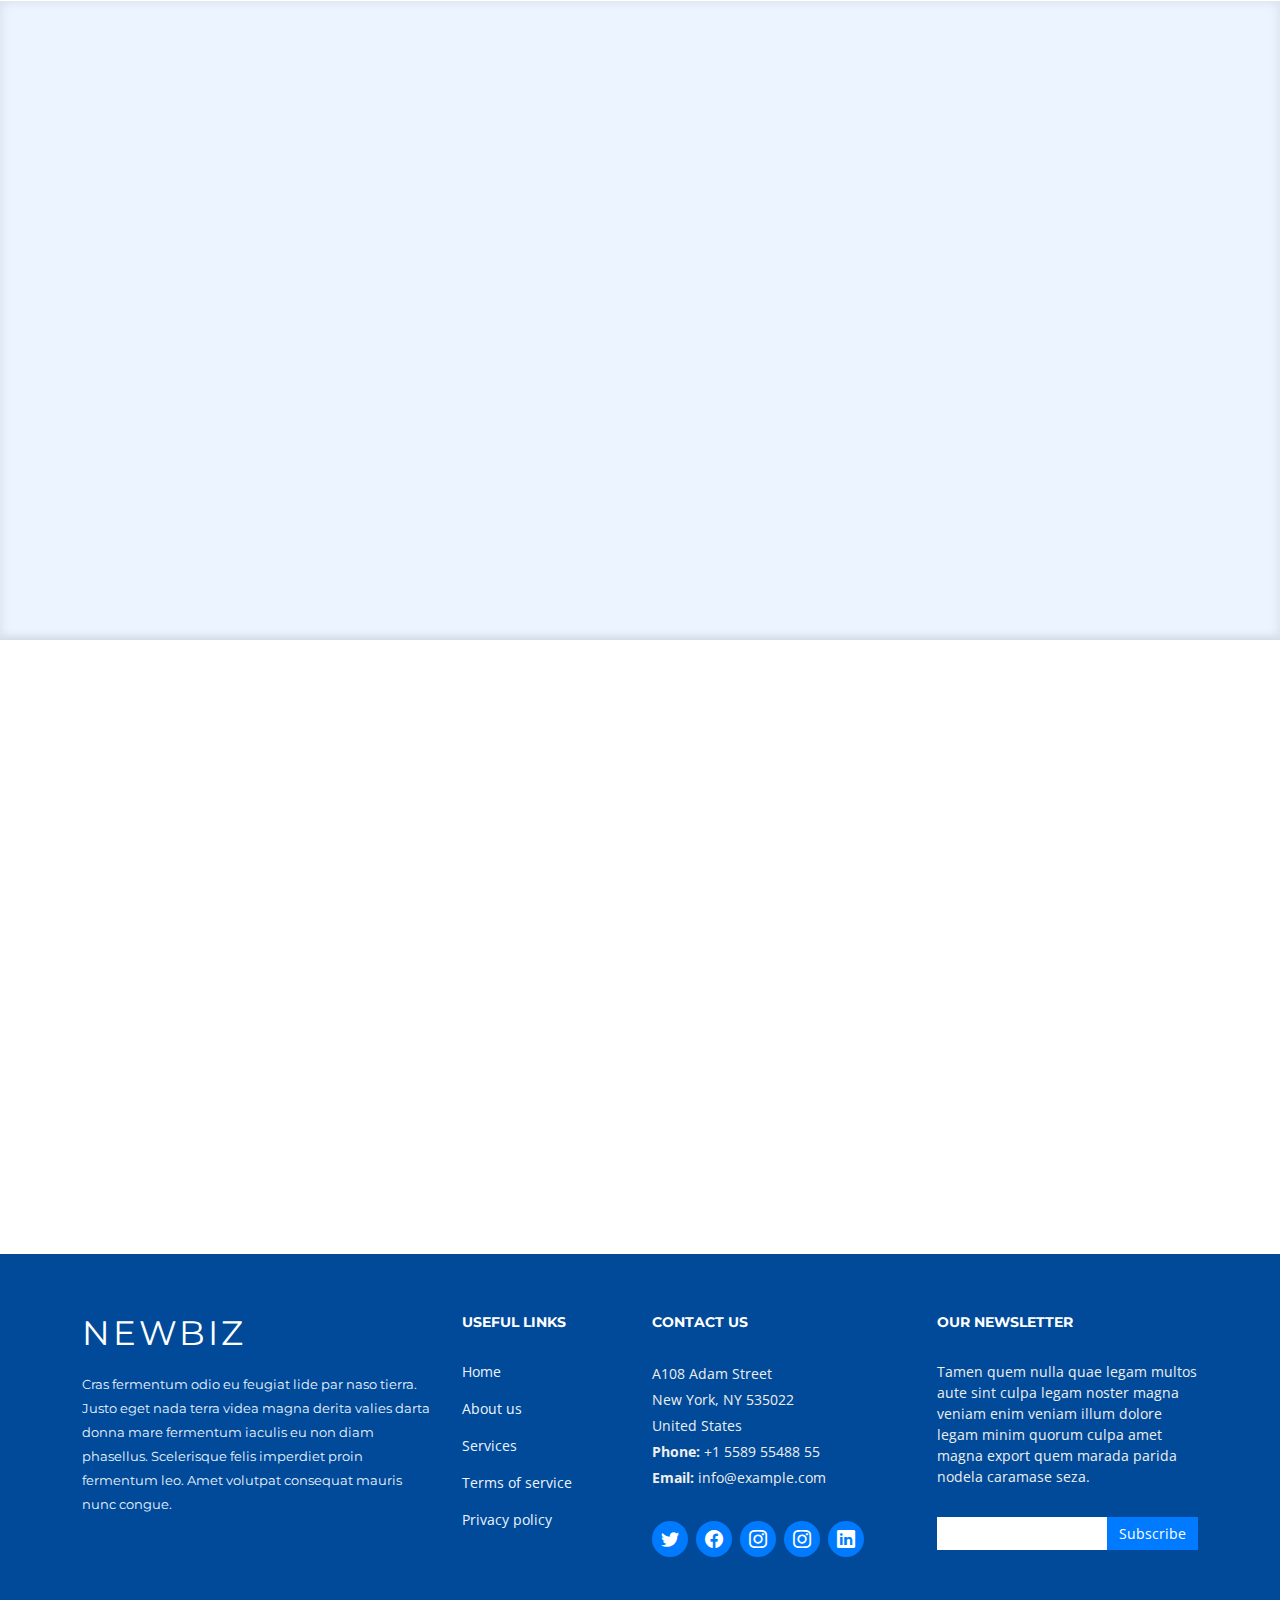
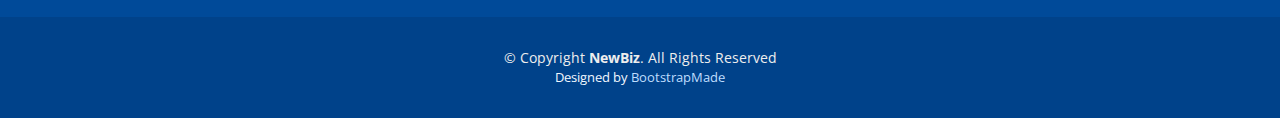
<file: NewBiz/index.html>
<!DOCTYPE html>
<html lang="en">

<head>
  <meta charset="utf-8">
  <meta content="width=device-width, initial-scale=1.0" name="viewport">

  <title>NewBiz Bootstrap Template - Index</title>
  <meta content="" name="description">
  <meta content="" name="keywords">

  <!-- Favicons -->
  <link href="assets/img/favicon.png" rel="icon">
  <link href="assets/img/apple-touch-icon.png" rel="apple-touch-icon">

  <!-- Google Fonts -->
  <link href="https://fonts.googleapis.com/css?family=Open+Sans:300,300i,400,400i,600,600i,700,700i|Montserrat:300,400,500,700" rel="stylesheet">

  <!-- Vendor CSS Files -->
  <link href="assets/vendor/aos/aos.css" rel="stylesheet">
  <link href="assets/vendor/bootstrap/css/bootstrap.min.css" rel="stylesheet">
  <link href="assets/vendor/bootstrap-icons/bootstrap-icons.css" rel="stylesheet">
  <link href="assets/vendor/glightbox/css/glightbox.min.css" rel="stylesheet">
  <link href="assets/vendor/swiper/swiper-bundle.min.css" rel="stylesheet">

  <!-- Template Main CSS File -->
  <link href="assets/css/style.css" rel="stylesheet">

  <!-- =======================================================
  * Template Name: NewBiz - v4.8.1
  * Template URL: https://bootstrapmade.com/newbiz-bootstrap-business-template/
  * Author: BootstrapMade.com
  * License: https://bootstrapmade.com/license/
  ======================================================== -->
</head>

<body>

  <!-- ======= Header ======= -->
  <header id="header" class="fixed-top d-flex align-items-center">
    <div class="container d-flex justify-content-between">

      <div class="logo">
        <!-- Uncomment below if you prefer to use an text logo -->
        <!-- <h1><a href="index.html">NewBiz</a></h1> -->
        <a href="index.html"><img src="assets/img/logo.png" alt="" class="img-fluid"></a>
      </div>

      <nav id="navbar" class="navbar">
        <ul>
          <li><a class="nav-link scrollto active" href="#hero">Home</a></li>
          <li><a class="nav-link scrollto" href="#about">About</a></li>
          <li><a class="nav-link scrollto" href="#services">Services</a></li>
          <li><a class="nav-link scrollto " href="#portfolio">Portfolio</a></li>
          <li><a class="nav-link scrollto" href="#team">Team</a></li>
          <li class="dropdown"><a href="#"><span>Drop Down</span> <i class="bi bi-chevron-down"></i></a>
            <ul>
              <li><a href="#">Drop Down 1</a></li>
              <li class="dropdown"><a href="#"><span>Deep Drop Down</span> <i class="bi bi-chevron-right"></i></a>
                <ul>
                  <li><a href="#">Deep Drop Down 1</a></li>
                  <li><a href="#">Deep Drop Down 2</a></li>
                  <li><a href="#">Deep Drop Down 3</a></li>
                  <li><a href="#">Deep Drop Down 4</a></li>
                  <li><a href="#">Deep Drop Down 5</a></li>
                </ul>
              </li>
              <li><a href="#">Drop Down 2</a></li>
              <li><a href="#">Drop Down 3</a></li>
              <li><a href="#">Drop Down 4</a></li>
            </ul>
          </li>
          <li><a class="nav-link scrollto" href="#contact">Contact</a></li>
        </ul>
        <i class="bi bi-list mobile-nav-toggle"></i>
      </nav><!-- .navbar -->

    </div>
  </header><!-- #header -->

  <!-- ======= Hero Section ======= -->
  <section id="hero" class="clearfix">
    <div class="container" data-aos="fade-up">

      <div class="hero-img" data-aos="zoom-out" data-aos-delay="200">
        <img src="assets/img/hero-img.svg" alt="" class="img-fluid">
      </div>

      <div class="hero-info" data-aos="zoom-in" data-aos-delay="100">
        <h2>We provide<br><span>solutions</span><br>for your business!</h2>
        <div>
          <a href="#about" class="btn-get-started scrollto">Get Started</a>
          <a href="#services" class="btn-services scrollto">Our Services</a>
        </div>
      </div>

    </div>
  </section><!-- End Hero Section -->

  <main id="main">

    <!-- ======= About Section ======= -->
    <section id="about">
      <div class="container" data-aos="fade-up">

        <header class="section-header">
          <h3>About Us</h3>
          <p>Lorem ipsum dolor sit amet, consectetur adipiscing elit, sed do eiusmod tempor incididunt ut labore et dolore magna aliqua.</p>
        </header>

        <div class="row about-container">

          <div class="col-lg-6 content order-lg-1 order-2">
            <p>
              Lorem ipsum dolor sit amet, consectetur adipiscing elit, sed do eiusmod tempor incididunt ut labore et dolore magna aliqua. Ut enim ad minim veniam, quis nostrud exercitation ullamco laboris nisi ut aliquip ex ea commodo consequat.
            </p>

            <div class="icon-box" data-aos="fade-up" data-aos-delay="100">
              <div class="icon"><i class="bi bi-card-checklist"></i></div>
              <h4 class="title"><a href="">Eiusmod Tempor</a></h4>
              <p class="description">Et harum quidem rerum facilis est et expedita distinctio. Nam libero tempore, cum soluta nobis est eligendi</p>
            </div>

            <div class="icon-box" data-aos="fade-up" data-aos-delay="200">
              <div class="icon"><i class="bi bi-brightness-high"></i></div>
              <h4 class="title"><a href="">Magni Dolores</a></h4>
              <p class="description">Excepteur sint occaecat cupidatat non proident, sunt in culpa qui officia deserunt mollit anim id est laborum</p>
            </div>

            <div class="icon-box" data-aos="fade-up" data-aos-delay="300">
              <div class="icon"><i class="bi bi-calendar4-week"></i></div>
              <h4 class="title"><a href="">Dolor Sitema</a></h4>
              <p class="description">Minim veniam, quis nostrud exercitation ullamco laboris nisi ut aliquip ex ea commodo consequat tarad limino ata</p>
            </div>

          </div>

          <div class="col-lg-6 background order-lg-2" data-aos="zoom-in">
            <img src="assets/img/about-img.svg" class="img-fluid" alt="">
          </div>
        </div>

        <div class="row about-extra">
          <div class="col-lg-6" data-aos="fade-right">
            <img src="assets/img/about-extra-1.svg" class="img-fluid" alt="">
          </div>
          <div class="col-lg-6 pt-5 pt-lg-0" data-aos="fade-left">
            <h4>Voluptatem dignissimos provident quasi corporis voluptates sit assumenda.</h4>
            <p>
              Ipsum in aspernatur ut possimus sint. Quia omnis est occaecati possimus ea. Quas molestiae perspiciatis occaecati qui rerum. Deleniti quod porro sed quisquam saepe. Numquam mollitia recusandae non ad at et a.
            </p>
            <p>
              Ad vitae recusandae odit possimus. Quaerat cum ipsum corrupti. Odit qui asperiores ea corporis deserunt veritatis quidem expedita perferendis. Qui rerum eligendi ex doloribus quia sit. Porro rerum eum eum.
            </p>
          </div>
        </div>

        <div class="row about-extra">
          <div class="col-lg-6 order-1 order-lg-2" data-aos="fade-left">
            <img src="assets/img/about-extra-2.svg" class="img-fluid" alt="">
          </div>

          <div class="col-lg-6 pt-4 pt-lg-0 order-2 order-lg-1" data-aos="fade-right">
            <h4>Neque saepe temporibus repellat ea ipsum et. Id vel et quia tempora facere reprehenderit.</h4>
            <p>
              Delectus alias ut incidunt delectus nam placeat in consequatur. Sed cupiditate quia ea quis. Voluptas nemo qui aut distinctio. Cumque fugit earum est quam officiis numquam. Ducimus corporis autem at blanditiis beatae incidunt sunt.
            </p>
            <p>
              Voluptas saepe natus quidem blanditiis. Non sunt impedit voluptas mollitia beatae. Qui esse molestias. Laudantium libero nisi vitae debitis. Dolorem cupiditate est perferendis iusto.
            </p>
            <p>
              Eum quia in. Magni quas ipsum a. Quis ex voluptatem inventore sint quia modi. Numquam est aut fuga mollitia exercitationem nam accusantium provident quia.
            </p>
          </div>

        </div>

      </div>
    </section><!-- End About Section -->

    <!-- ======= Services Section ======= -->
    <section id="services" class="section-bg">
      <div class="container" data-aos="fade-up">

        <header class="section-header">
          <h3>Services</h3>
          <p>Laudem latine persequeris id sed, ex fabulas delectus quo. No vel partiendo abhorreant vituperatoribus.</p>
        </header>

        <div class="row justify-content-center">

          <div class="col-md-6 col-lg-5" data-aos="zoom-in" data-aos-delay="100">
            <div class="box">
              <div class="icon"><i class="bi bi-briefcase" style="color: #ff689b;"></i></div>
              <h4 class="title"><a href="">Lorem Ipsum</a></h4>
              <p class="description">Voluptatum deleniti atque corrupti quos dolores et quas molestias excepturi sint occaecati cupiditate non provident</p>
            </div>
          </div>
          <div class="col-md-6 col-lg-5" data-aos="zoom-in" data-aos-delay="200">
            <div class="box">
              <div class="icon"><i class="bi bi-card-checklist" style="color: #e9bf06;"></i></div>
              <h4 class="title"><a href="">Dolor Sitema</a></h4>
              <p class="description">Minim veniam, quis nostrud exercitation ullamco laboris nisi ut aliquip ex ea commodo consequat tarad limino ata</p>
            </div>
          </div>

          <div class="col-md-6 col-lg-5" data-aos="zoom-in" data-aos-delay="100">
            <div class="box">
              <div class="icon"><i class="bi bi-bar-chart" style="color: #3fcdc7;"></i></div>
              <h4 class="title"><a href="">Sed ut perspiciatis</a></h4>
              <p class="description">Duis aute irure dolor in reprehenderit in voluptate velit esse cillum dolore eu fugiat nulla pariatur</p>
            </div>
          </div>
          <div class="col-md-6 col-lg-5" data-aos="zoom-in" data-aos-delay="200">
            <div class="box">
              <div class="icon"><i class="bi bi-binoculars" style="color:#41cf2e;"></i></div>
              <h4 class="title"><a href="">Magni Dolores</a></h4>
              <p class="description">Excepteur sint occaecat cupidatat non proident, sunt in culpa qui officia deserunt mollit anim id est laborum</p>
            </div>
          </div>

          <div class="col-md-6 col-lg-5" data-aos="zoom-in" data-aos-delay="100">
            <div class="box">
              <div class="icon"><i class="bi bi-brightness-high" style="color: #d6ff22;"></i></div>
              <h4 class="title"><a href="">Nemo Enim</a></h4>
              <p class="description">At vero eos et accusamus et iusto odio dignissimos ducimus qui blanditiis praesentium voluptatum deleniti atque</p>
            </div>
          </div>
          <div class="col-md-6 col-lg-5" data-aos="zoom-in" data-aos-delay="200">
            <div class="box">
              <div class="icon"><i class="bi bi-calendar4-week" style="color: #4680ff;"></i></div>
              <h4 class="title"><a href="">Eiusmod Tempor</a></h4>
              <p class="description">Et harum quidem rerum facilis est et expedita distinctio. Nam libero tempore, cum soluta nobis est eligendi</p>
            </div>
          </div>

        </div>

      </div>
    </section><!-- End Services Section -->

    <!-- ======= Why Us Section ======= -->
    <section id="why-us">
      <div class="container" data-aos="fade-up">
        <header class="section-header">
          <h3>Why choose us?</h3>
          <p>Laudem latine persequeris id sed, ex fabulas delectus quo. No vel partiendo abhorreant vituperatoribus.</p>
        </header>

        <div class="row row-eq-height justify-content-center">

          <div class="col-lg-4 mb-4">
            <div class="card" data-aos="zoom-in" data-aos-delay="100">
              <i class="bi bi-calendar4-week"></i>
              <div class="card-body">
                <h5 class="card-title">Corporis dolorem</h5>
                <p class="card-text">Deleniti optio et nisi dolorem debitis. Aliquam nobis est temporibus sunt ab inventore officiis aut voluptatibus.</p>
                <a href="#" class="readmore">Read more </a>
              </div>
            </div>
          </div>

          <div class="col-lg-4 mb-4">
            <div class="card" data-aos="zoom-in" data-aos-delay="200">
              <i class="bi bi-camera-reels"></i>
              <div class="card-body">
                <h5 class="card-title">Voluptates dolores</h5>
                <p class="card-text">Voluptates nihil et quis omnis et eaque omnis sint aut. Ducimus dolorum aspernatur.</p>
                <a href="#" class="readmore">Read more </a>
              </div>
            </div>
          </div>

          <div class="col-lg-4 mb-4">
            <div class="card" data-aos="zoom-in" data-aos-delay="300">
              <i class="bi bi-chat-square-text"></i>
              <div class="card-body">
                <h5 class="card-title">Eum ut aspernatur</h5>
                <p class="card-text">Autem quod nesciunt eos ea aut amet laboriosam ab. Eos quis porro in non nemo ex. </p>
                <a href="#" class="readmore">Read more </a>
              </div>
            </div>
          </div>

        </div>

        <div class="row counters" data-aos="fade-up" data-aos-delay="100">

          <div class="col-lg-3 col-6 text-center">
            <span data-purecounter-start="0" data-purecounter-end="232" data-purecounter-duration="1" class="purecounter"></span>
            <p>Clients</p>
          </div>

          <div class="col-lg-3 col-6 text-center">
            <span data-purecounter-start="0" data-purecounter-end="421" data-purecounter-duration="1" class="purecounter"></span>
            <p>Projects</p>
          </div>

          <div class="col-lg-3 col-6 text-center">
            <span data-purecounter-start="0" data-purecounter-end="1364" data-purecounter-duration="1" class="purecounter"></span>
            <p>Hours Of Support</p>
          </div>

          <div class="col-lg-3 col-6 text-center">
            <span data-purecounter-start="0" data-purecounter-end="42" data-purecounter-duration="1" class="purecounter"></span>
            <p>Hard Workers</p>
          </div>

        </div>

      </div>
    </section><!-- End Why Us Section -->

    <!-- ======= Portfolio Section ======= -->
    <section id="portfolio" class="clearfix">
      <div class="container" data-aos="fade-up">

        <header class="section-header">
          <h3 class="section-title">Our Portfolio</h3>
        </header>

        <div class="row" data-aos="fade-up" data-aos-delay="100">
          <div class="col-lg-12">
            <ul id="portfolio-flters">
              <li data-filter="*" class="filter-active">All</li>
              <li data-filter=".filter-app">App</li>
              <li data-filter=".filter-card">Card</li>
              <li data-filter=".filter-web">Web</li>
            </ul>
          </div>
        </div>

        <div class="row portfolio-container" data-aos="fade-up" data-aos-delay="200">

          <div class="col-lg-4 col-md-6 portfolio-item filter-app">
            <div class="portfolio-wrap">
              <img src="assets/img/portfolio/app1.jpg" class="img-fluid" alt="">
              <div class="portfolio-info">
                <h4><a href="portfolio-details.html">App 1</a></h4>
                <p>App</p>
                <div>
                  <a href="assets/img/portfolio/app1.jpg" data-gallery="portfolioGallery" title="App 1" class="portfolio-lightbox link-preview"><i class="bi bi-plus"></i></a>
                  <a href="portfolio-details.html" class="link-details" title="More Details"><i class="bi bi-link"></i></a>
                </div>
              </div>
            </div>
          </div>

          <div class="col-lg-4 col-md-6 portfolio-item filter-web">
            <div class="portfolio-wrap">
              <img src="assets/img/portfolio/web3.jpg" class="img-fluid" alt="">
              <div class="portfolio-info">
                <h4><a href="portfolio-details.html">Web 3</a></h4>
                <p>Web</p>
                <div>
                  <a href="assets/img/portfolio/web3.jpg" class="portfolio-lightbox link-preview" data-gallery="portfolioGallery" title="Web 3"><i class="bi bi-plus"></i></a>
                  <a href="portfolio-details.html" class="link-details" title="More Details"><i class="bi bi-link"></i></a>
                </div>
              </div>
            </div>
          </div>

          <div class="col-lg-4 col-md-6 portfolio-item filter-app">
            <div class="portfolio-wrap">
              <img src="assets/img/portfolio/app2.jpg" class="img-fluid" alt="">
              <div class="portfolio-info">
                <h4><a href="portfolio-details.html">App 2</a></h4>
                <p>App</p>
                <div>
                  <a href="assets/img/portfolio/app2.jpg" class="portfolio-lightbox link-preview" data-gallery="portfolioGallery" title="App 2"><i class="bi bi-plus"></i></a>
                  <a href="portfolio-details.html" class="link-details" title="More Details"><i class="bi bi-link"></i></a>
                </div>
              </div>
            </div>
          </div>

          <div class="col-lg-4 col-md-6 portfolio-item filter-card">
            <div class="portfolio-wrap">
              <img src="assets/img/portfolio/card2.jpg" class="img-fluid" alt="">
              <div class="portfolio-info">
                <h4><a href="portfolio-details.html">Card 2</a></h4>
                <p>Card</p>
                <div>
                  <a href="assets/img/portfolio/card2.jpg" class="portfolio-lightbox link-preview" data-gallery="portfolioGallery" title="Card 2"><i class="bi bi-plus"></i></a>
                  <a href="portfolio-details.html" class="link-details" title="More Details"><i class="bi bi-link"></i></a>
                </div>
              </div>
            </div>
          </div>

          <div class="col-lg-4 col-md-6 portfolio-item filter-web">
            <div class="portfolio-wrap">
              <img src="assets/img/portfolio/web2.jpg" class="img-fluid" alt="">
              <div class="portfolio-info">
                <h4><a href="portfolio-details.html">Web 2</a></h4>
                <p>Web</p>
                <div>
                  <a href="assets/img/portfolio/web2.jpg" class="portfolio-lightbox link-preview" data-gallery="portfolioGallery" title="Web 2"><i class="bi bi-plus"></i></a>
                  <a href="portfolio-details.html" class="link-details" title="More Details"><i class="bi bi-link"></i></a>
                </div>
              </div>
            </div>
          </div>

          <div class="col-lg-4 col-md-6 portfolio-item filter-app">
            <div class="portfolio-wrap">
              <img src="assets/img/portfolio/app3.jpg" class="img-fluid" alt="">
              <div class="portfolio-info">
                <h4><a href="portfolio-details.html">App 3</a></h4>
                <p>App</p>
                <div>
                  <a href="assets/img/portfolio/app3.jpg" class="portfolio-lightbox link-preview" data-gallery="portfolioGallery" title="App 3"><i class="bi bi-plus"></i></a>
                  <a href="portfolio-details.html" class="link-details" title="More Details"><i class="bi bi-link"></i></a>
                </div>
              </div>
            </div>
          </div>

          <div class="col-lg-4 col-md-6 portfolio-item filter-card">
            <div class="portfolio-wrap">
              <img src="assets/img/portfolio/card1.jpg" class="img-fluid" alt="">
              <div class="portfolio-info">
                <h4><a href="portfolio-details.html">Card 1</a></h4>
                <p>Card</p>
                <div>
                  <a href="assets/img/portfolio/card1.jpg" class="portfolio-lightbox link-preview" data-gallery="portfolioGallery" title="Card 1"><i class="bi bi-plus"></i></a>
                  <a href="portfolio-details.html" class="link-details" title="More Details"><i class="bi bi-link"></i></a>
                </div>
              </div>
            </div>
          </div>

          <div class="col-lg-4 col-md-6 portfolio-item filter-card">
            <div class="portfolio-wrap">
              <img src="assets/img/portfolio/card3.jpg" class="img-fluid" alt="">
              <div class="portfolio-info">
                <h4><a href="portfolio-details.html">Card 3</a></h4>
                <p>Card</p>
                <div>
                  <a href="assets/img/portfolio/card3.jpg" class="portfolio-lightbox link-preview" data-gallery="portfolioGallery" title="Card 3"><i class="bi bi-plus"></i></a>
                  <a href="portfolio-details.html" class="link-details" title="More Details"><i class="bi bi-link"></i></a>
                </div>
              </div>
            </div>
          </div>

          <div class="col-lg-4 col-md-6 portfolio-item filter-web">
            <div class="portfolio-wrap">
              <img src="assets/img/portfolio/web1.jpg" class="img-fluid" alt="">
              <div class="portfolio-info">
                <h4><a href="portfolio-details.html">Web 1</a></h4>
                <p>Web</p>
                <div>
                  <a href="assets/img/portfolio/web1.jpg" class="portfolio-lightbox link-preview" data-gallery="portfolioGallery" title="Web 1"><i class="bi bi-plus"></i></a>
                  <a href="portfolio-details.html" class="link-details" title="More Details"><i class="bi bi-link"></i></a>
                </div>
              </div>
            </div>
          </div>

        </div>

      </div>
    </section><!-- End Portfolio Section -->

    <!-- ======= Testimonials Section ======= -->
    <section id="testimonials" class="section-bg">
      <div class="container" data-aso="zoom-in">

        <header class="section-header">
          <h3>Testimonials</h3>
        </header>

        <div class="row justify-content-center">
          <div class="col-lg-8">

            <div class="testimonials-slider swiper" data-aos="fade-up" data-aos-delay="100">
              <div class="swiper-wrapper">

                <div class="swiper-slide">
                  <div class="testimonial-item">
                    <img src="assets/img/testimonial-1.jpg" class="testimonial-img" alt="">
                    <h3>Saul Goodman</h3>
                    <h4>Ceo &amp; Founder</h4>
                    <p>
                      Proin iaculis purus consequat sem cure digni ssim donec porttitora entum suscipit rhoncus. Accusantium quam, ultricies eget id, aliquam eget nibh et. Maecen aliquam, risus at semper.
                    </p>
                  </div>
                </div><!-- End testimonial item -->

                <div class="swiper-slide">
                  <div class="testimonial-item">
                    <img src="assets/img/testimonial-2.jpg" class="testimonial-img" alt="">
                    <h3>Sara Wilsson</h3>
                    <h4>Designer</h4>
                    <p>
                      Export tempor illum tamen malis malis eram quae irure esse labore quem cillum quid cillum eram malis quorum velit fore eram velit sunt aliqua noster fugiat irure amet legam anim culpa.
                    </p>
                  </div>
                </div><!-- End testimonial item -->

                <div class="swiper-slide">
                  <div class="testimonial-item">
                    <img src="assets/img/testimonial-3.jpg" class="testimonial-img" alt="">
                    <h3>Jena Karlis</h3>
                    <h4>Store Owner</h4>
                    <p>
                      Enim nisi quem export duis labore cillum quae magna enim sint quorum nulla quem veniam duis minim tempor labore quem eram duis noster aute amet eram fore quis sint minim.
                    </p>
                  </div>
                </div><!-- End testimonial item -->

                <div class="swiper-slide">
                  <div class="testimonial-item">
                    <img src="assets/img/testimonial-4.jpg" class="testimonial-img" alt="">
                    <h3>Matt Brandon</h3>
                    <h4>Freelancer</h4>
                    <p>
                      Fugiat enim eram quae cillum dolore dolor amet nulla culpa multos export minim fugiat minim velit minim dolor enim duis veniam ipsum anim magna sunt elit fore quem dolore labore illum veniam.
                    </p>
                  </div>
                </div><!-- End testimonial item -->

                <div class="swiper-slide">
                  <div class="testimonial-item">
                    <img src="assets/img/testimonial-5.jpg" class="testimonial-img" alt="">
                    <h3>John Larson</h3>
                    <h4>Entrepreneur</h4>
                    <p>
                      Quis quorum aliqua sint quem legam fore sunt eram irure aliqua veniam tempor noster veniam enim culpa labore duis sunt culpa nulla illum cillum fugiat legam esse veniam culpa fore nisi cillum quid.
                    </p>
                  </div>
                </div><!-- End testimonial item -->

              </div>
              <div class="swiper-pagination"></div>
            </div>

          </div>
        </div>

      </div>
    </section><!-- End Testimonials Section -->

    <!-- ======= Team Section ======= -->
    <section id="team">
      <div class="container" data-aos="fade-up">
        <div class="section-header">
          <h3>Team</h3>
          <p>Sed ut perspiciatis unde omnis iste natus error sit voluptatem accusantium doloremque</p>
        </div>

        <div class="row">

          <div class="col-lg-3 col-md-6" data-aos="zoom-out" data-aos-delay="100">
            <div class="member">
              <img src="assets/img/team-1.jpg" class="img-fluid" alt="">
              <div class="member-info">
                <div class="member-info-content">
                  <h4>Walter White</h4>
                  <span>Chief Executive Officer</span>
                  <div class="social">
                    <a href=""><i class="bi bi-twitter"></i></a>
                    <a href=""><i class="bi bi-facebook"></i></a>
                    <a href=""><i class="bi bi-instagram"></i></a>
                    <a href=""><i class="bi bi-linkedin"></i></a>
                  </div>
                </div>
              </div>
            </div>
          </div>

          <div class="col-lg-3 col-md-6" data-aos="zoom-out" data-aos-delay="200">
            <div class="member">
              <img src="assets/img/team-2.jpg" class="img-fluid" alt="">
              <div class="member-info">
                <div class="member-info-content">
                  <h4>Sarah Jhonson</h4>
                  <span>Product Manager</span>
                  <div class="social">
                    <a href=""><i class="bi bi-twitter"></i></a>
                    <a href=""><i class="bi bi-facebook"></i></a>
                    <a href=""><i class="bi bi-instagram"></i></a>
                    <a href=""><i class="bi bi-linkedin"></i></a>
                  </div>
                </div>
              </div>
            </div>
          </div>

          <div class="col-lg-3 col-md-6" data-aos="zoom-out" data-aos-delay="300">
            <div class="member">
              <img src="assets/img/team-3.jpg" class="img-fluid" alt="">
              <div class="member-info">
                <div class="member-info-content">
                  <h4>William Anderson</h4>
                  <span>CTO</span>
                  <div class="social">
                    <a href=""><i class="bi bi-twitter"></i></a>
                    <a href=""><i class="bi bi-facebook"></i></a>
                    <a href=""><i class="bi bi-instagram"></i></a>
                    <a href=""><i class="bi bi-linkedin"></i></a>
                  </div>
                </div>
              </div>
            </div>
          </div>

          <div class="col-lg-3 col-md-6" data-aos="zoom-out" data-aos-delay="400">
            <div class="member">
              <img src="assets/img/team-4.jpg" class="img-fluid" alt="">
              <div class="member-info">
                <div class="member-info-content">
                  <h4>Amanda Jepson</h4>
                  <span>Accountant</span>
                  <div class="social">
                    <a href=""><i class="bi bi-twitter"></i></a>
                    <a href=""><i class="bi bi-facebook"></i></a>
                    <a href=""><i class="bi bi-instagram"></i></a>
                    <a href=""><i class="bi bi-linkedin"></i></a>
                  </div>
                </div>
              </div>
            </div>
          </div>

        </div>

      </div>
    </section><!-- End Team Section -->

    <!-- ======= Clients Section ======= -->
    <section id="clients" class="section-bg">

      <div class="container" data-aos="fade-up">

        <div class="section-header">
          <h3>Our CLients</h3>
          <p>Sed ut perspiciatis unde omnis iste natus error sit voluptatem accusantium doloremque dere santome nida.</p>
        </div>

        <div class="row g-0 clients-wrap clearfix" data-aos="zoom-in" data-aos-delay="100">

          <div class="col-lg-3 col-md-4 col-xs-6">
            <div class="client-logo">
              <img src="assets/img/clients/client-1.png" class="img-fluid" alt="">
            </div>
          </div>

          <div class="col-lg-3 col-md-4 col-xs-6">
            <div class="client-logo">
              <img src="assets/img/clients/client-2.png" class="img-fluid" alt="">
            </div>
          </div>

          <div class="col-lg-3 col-md-4 col-xs-6">
            <div class="client-logo">
              <img src="assets/img/clients/client-3.png" class="img-fluid" alt="">
            </div>
          </div>

          <div class="col-lg-3 col-md-4 col-xs-6">
            <div class="client-logo">
              <img src="assets/img/clients/client-4.png" class="img-fluid" alt="">
            </div>
          </div>

          <div class="col-lg-3 col-md-4 col-xs-6">
            <div class="client-logo">
              <img src="assets/img/clients/client-5.png" class="img-fluid" alt="">
            </div>
          </div>

          <div class="col-lg-3 col-md-4 col-xs-6">
            <div class="client-logo">
              <img src="assets/img/clients/client-6.png" class="img-fluid" alt="">
            </div>
          </div>

          <div class="col-lg-3 col-md-4 col-xs-6">
            <div class="client-logo">
              <img src="assets/img/clients/client-7.png" class="img-fluid" alt="">
            </div>
          </div>

          <div class="col-lg-3 col-md-4 col-xs-6">
            <div class="client-logo">
              <img src="assets/img/clients/client-8.png" class="img-fluid" alt="">
            </div>
          </div>

        </div>

      </div>

    </section><!-- End Clients Section -->

    <!-- ======= Contact Section ======= -->
    <section id="contact">
      <div class="container-fluid" data-aos="fade-up">

        <div class="section-header">
          <h3>Contact Us</h3>
        </div>

        <div class="row">

          <div class="col-lg-6">
            <div class="map mb-4 mb-lg-0">
              <iframe src="https://www.google.com/maps/embed?pb=!1m14!1m8!1m3!1d12097.433213460943!2d-74.0062269!3d40.7101282!3m2!1i1024!2i768!4f13.1!3m3!1m2!1s0x0%3A0xb89d1fe6bc499443!2sDowntown+Conference+Center!5e0!3m2!1smk!2sbg!4v1539943755621" frameborder="0" style="border:0; width: 100%; height: 340px;" allowfullscreen></iframe>
            </div>
          </div>

          <div class="col-lg-6">
            <div class="row">
              <div class="col-md-5 info">
                <i class="bi bi-geo-alt"></i>
                <p>A108 Adam Street, NY 535022</p>
              </div>
              <div class="col-md-4 info">
                <i class="bi bi-envelope"></i>
                <p>info@example.com</p>
              </div>
              <div class="col-md-3 info">
                <i class="bi bi-phone"></i>
                <p>+1 5589 55488 55</p>
              </div>
            </div>

            <div class="form">
              <form action="forms/contact.php" method="post" role="form" class="php-email-form">
                <div class="row">
                  <div class="form-group col-lg-6">
                    <input type="text" name="name" class="form-control" id="name" placeholder="Your Name" required>
                  </div>
                  <div class="form-group col-lg-6 mt-3 mt-lg-0">
                    <input type="email" class="form-control" name="email" id="email" placeholder="Your Email" required>
                  </div>
                </div>
                <div class="form-group mt-3">
                  <input type="text" class="form-control" name="subject" id="subject" placeholder="Subject" required>
                </div>
                <div class="form-group mt-3">
                  <textarea class="form-control" name="message" rows="5" placeholder="Message" required></textarea>
                </div>
                <div class="my-3">
                  <div class="loading">Loading</div>
                  <div class="error-message"></div>
                  <div class="sent-message">Your message has been sent. Thank you!</div>
                </div>
                <div class="text-center"><button type="submit" title="Send Message">Send Message</button></div>
              </form>
            </div>
          </div>

        </div>

      </div>
    </section><!-- End Contact Section -->

  </main><!-- End #main -->

  <!-- ======= Footer ======= -->
  <footer id="footer">
    <div class="footer-top">
      <div class="container">
        <div class="row">

          <div class="col-lg-4 col-md-6 footer-info">
            <h3>NewBiz</h3>
            <p>Cras fermentum odio eu feugiat lide par naso tierra. Justo eget nada terra videa magna derita valies darta donna mare fermentum iaculis eu non diam phasellus. Scelerisque felis imperdiet proin fermentum leo. Amet volutpat consequat mauris nunc congue.</p>
          </div>

          <div class="col-lg-2 col-md-6 footer-links">
            <h4>Useful Links</h4>
            <ul>
              <li><a href="#">Home</a></li>
              <li><a href="#">About us</a></li>
              <li><a href="#">Services</a></li>
              <li><a href="#">Terms of service</a></li>
              <li><a href="#">Privacy policy</a></li>
            </ul>
          </div>

          <div class="col-lg-3 col-md-6 footer-contact">
            <h4>Contact Us</h4>
            <p>
              A108 Adam Street <br>
              New York, NY 535022<br>
              United States <br>
              <strong>Phone:</strong> +1 5589 55488 55<br>
              <strong>Email:</strong> info@example.com<br>
            </p>

            <div class="social-links">
              <a href="#" class="twitter"><i class="bi bi-twitter"></i></a>
              <a href="#" class="facebook"><i class="bi bi-facebook"></i></a>
              <a href="#" class="instagram"><i class="bi bi-instagram"></i></a>
              <a href="#" class="instagram"><i class="bi bi-instagram"></i></a>
              <a href="#" class="linkedin"><i class="bi bi-linkedin"></i></a>
            </div>

          </div>

          <div class="col-lg-3 col-md-6 footer-newsletter">
            <h4>Our Newsletter</h4>
            <p>Tamen quem nulla quae legam multos aute sint culpa legam noster magna veniam enim veniam illum dolore legam minim quorum culpa amet magna export quem marada parida nodela caramase seza.</p>
            <form action="" method="post">
              <input type="email" name="email"><input type="submit" value="Subscribe">
            </form>
          </div>

        </div>
      </div>
    </div>

    <div class="container">
      <div class="copyright">
        &copy; Copyright <strong>NewBiz</strong>. All Rights Reserved
      </div>
      <div class="credits">
        <!--
        All the links in the footer should remain intact.
        You can delete the links only if you purchased the pro version.
        Licensing information: https://bootstrapmade.com/license/
        Purchase the pro version with working PHP/AJAX contact form: https://bootstrapmade.com/buy/?theme=NewBiz
      -->
        Designed by <a href="https://bootstrapmade.com/">BootstrapMade</a>
      </div>
    </div>
  </footer><!-- End Footer -->

  <a href="#" class="back-to-top d-flex align-items-center justify-content-center"><i class="bi bi-arrow-up-short"></i></a>

  <!-- Vendor JS Files -->
  <script src="assets/vendor/purecounter/purecounter_vanilla.js"></script>
  <script src="assets/vendor/aos/aos.js"></script>
  <script src="assets/vendor/bootstrap/js/bootstrap.bundle.min.js"></script>
  <script src="assets/vendor/glightbox/js/glightbox.min.js"></script>
  <script src="assets/vendor/isotope-layout/isotope.pkgd.min.js"></script>
  <script src="assets/vendor/swiper/swiper-bundle.min.js"></script>
  <script src="assets/vendor/php-email-form/validate.js"></script>

  <!-- Template Main JS File -->
  <script src="assets/js/main.js"></script>

</body>

</html>
</file>
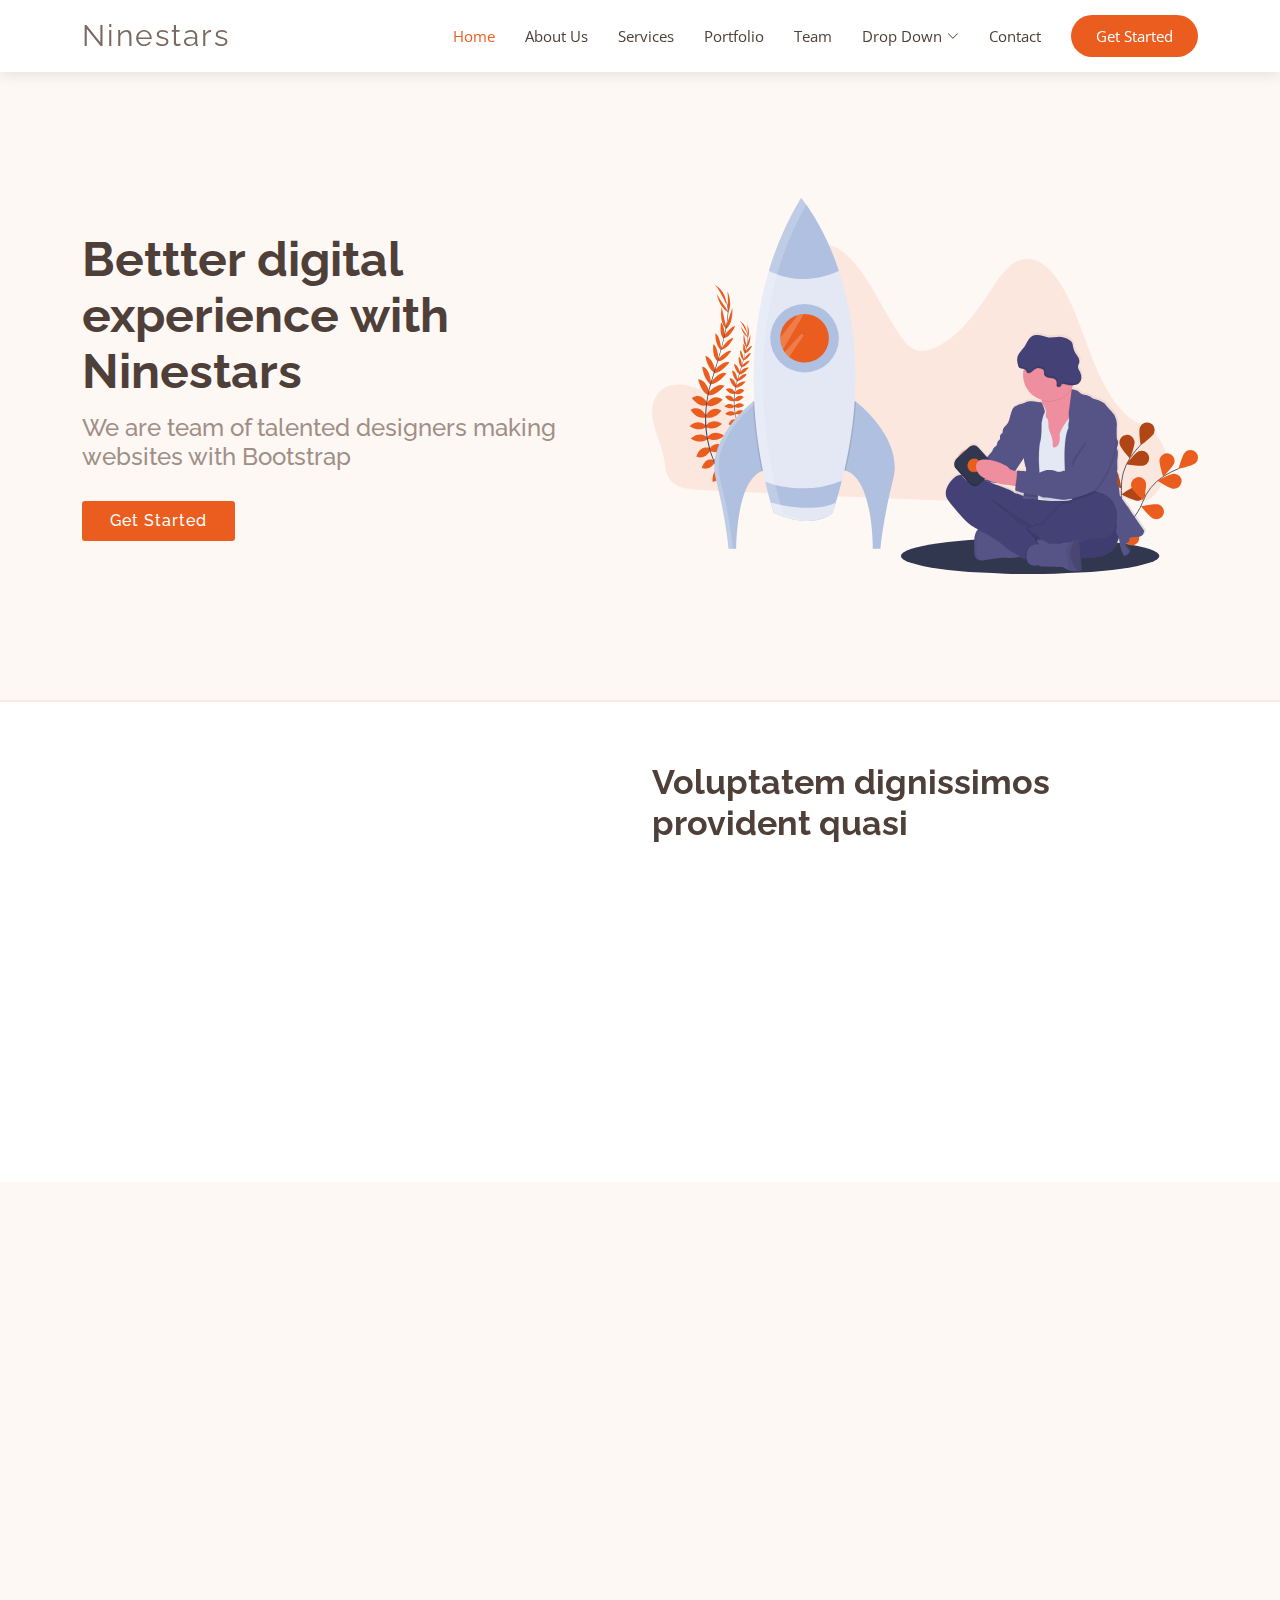
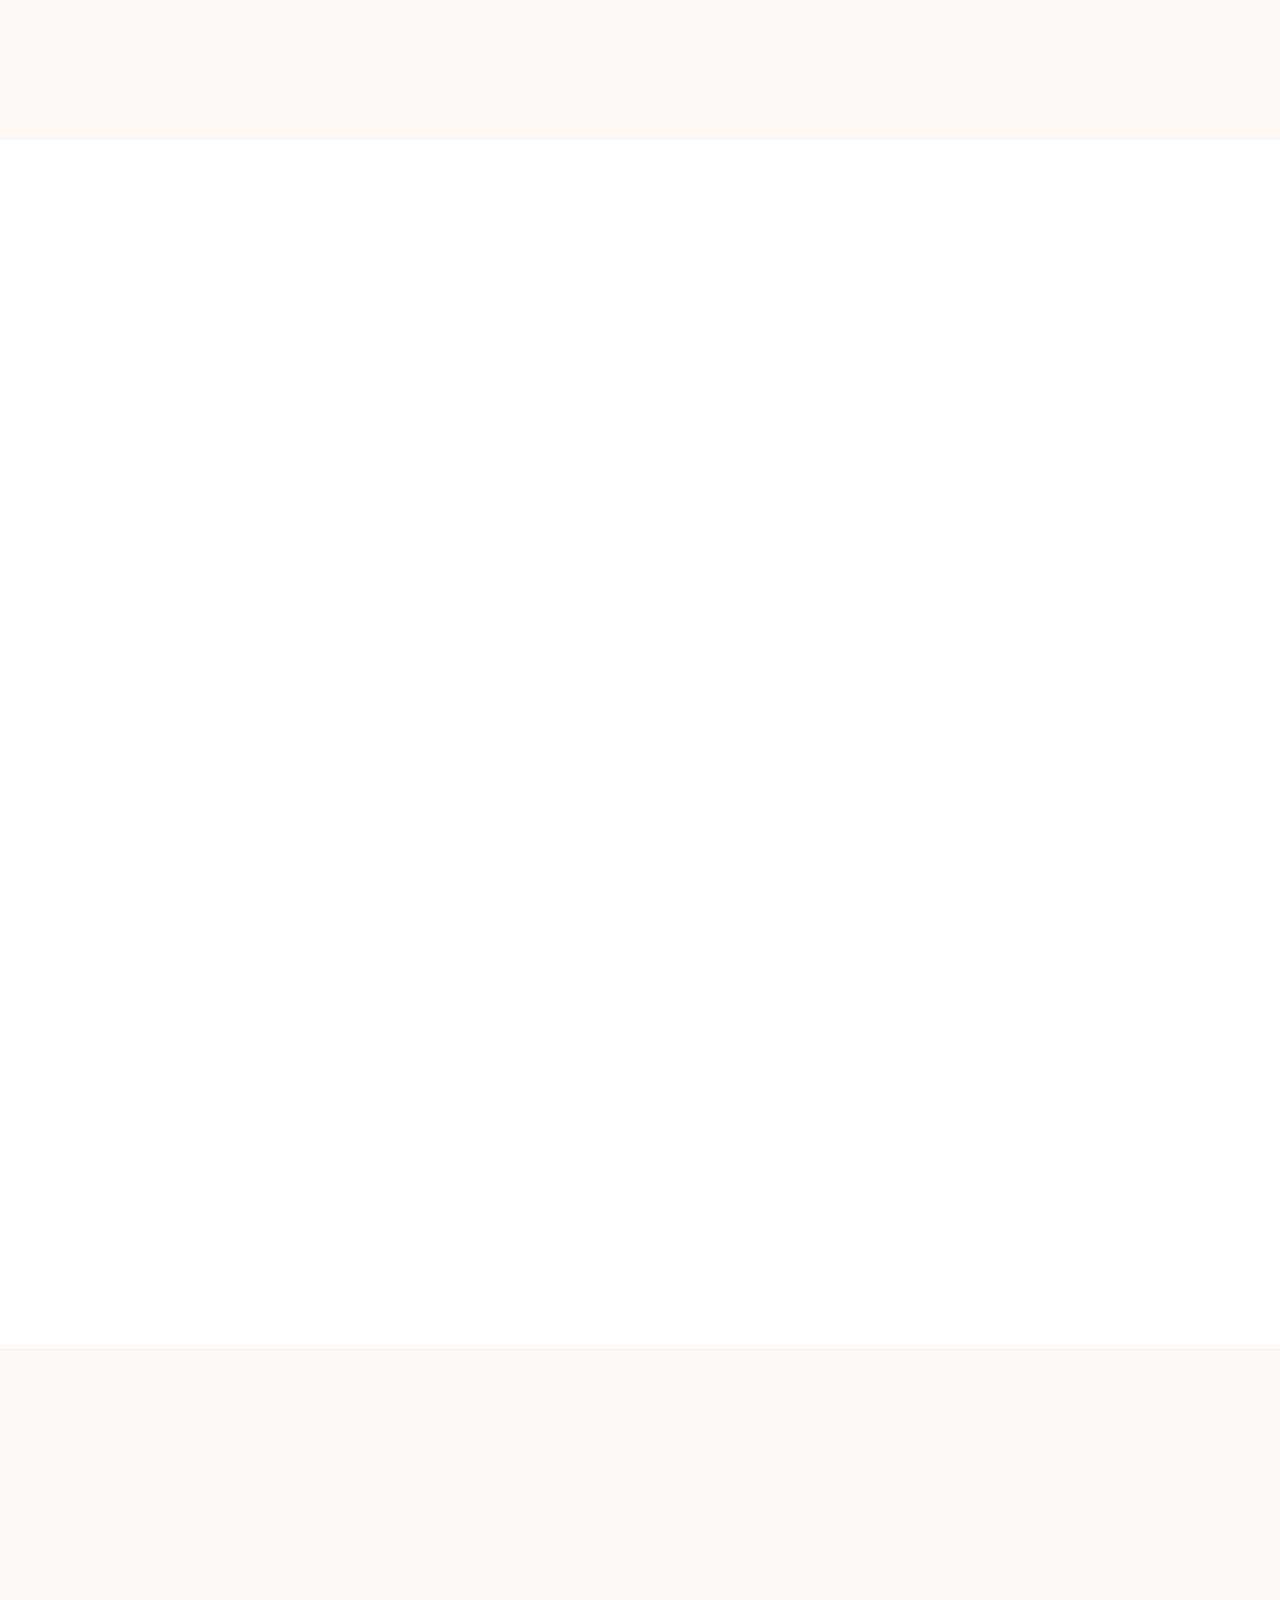
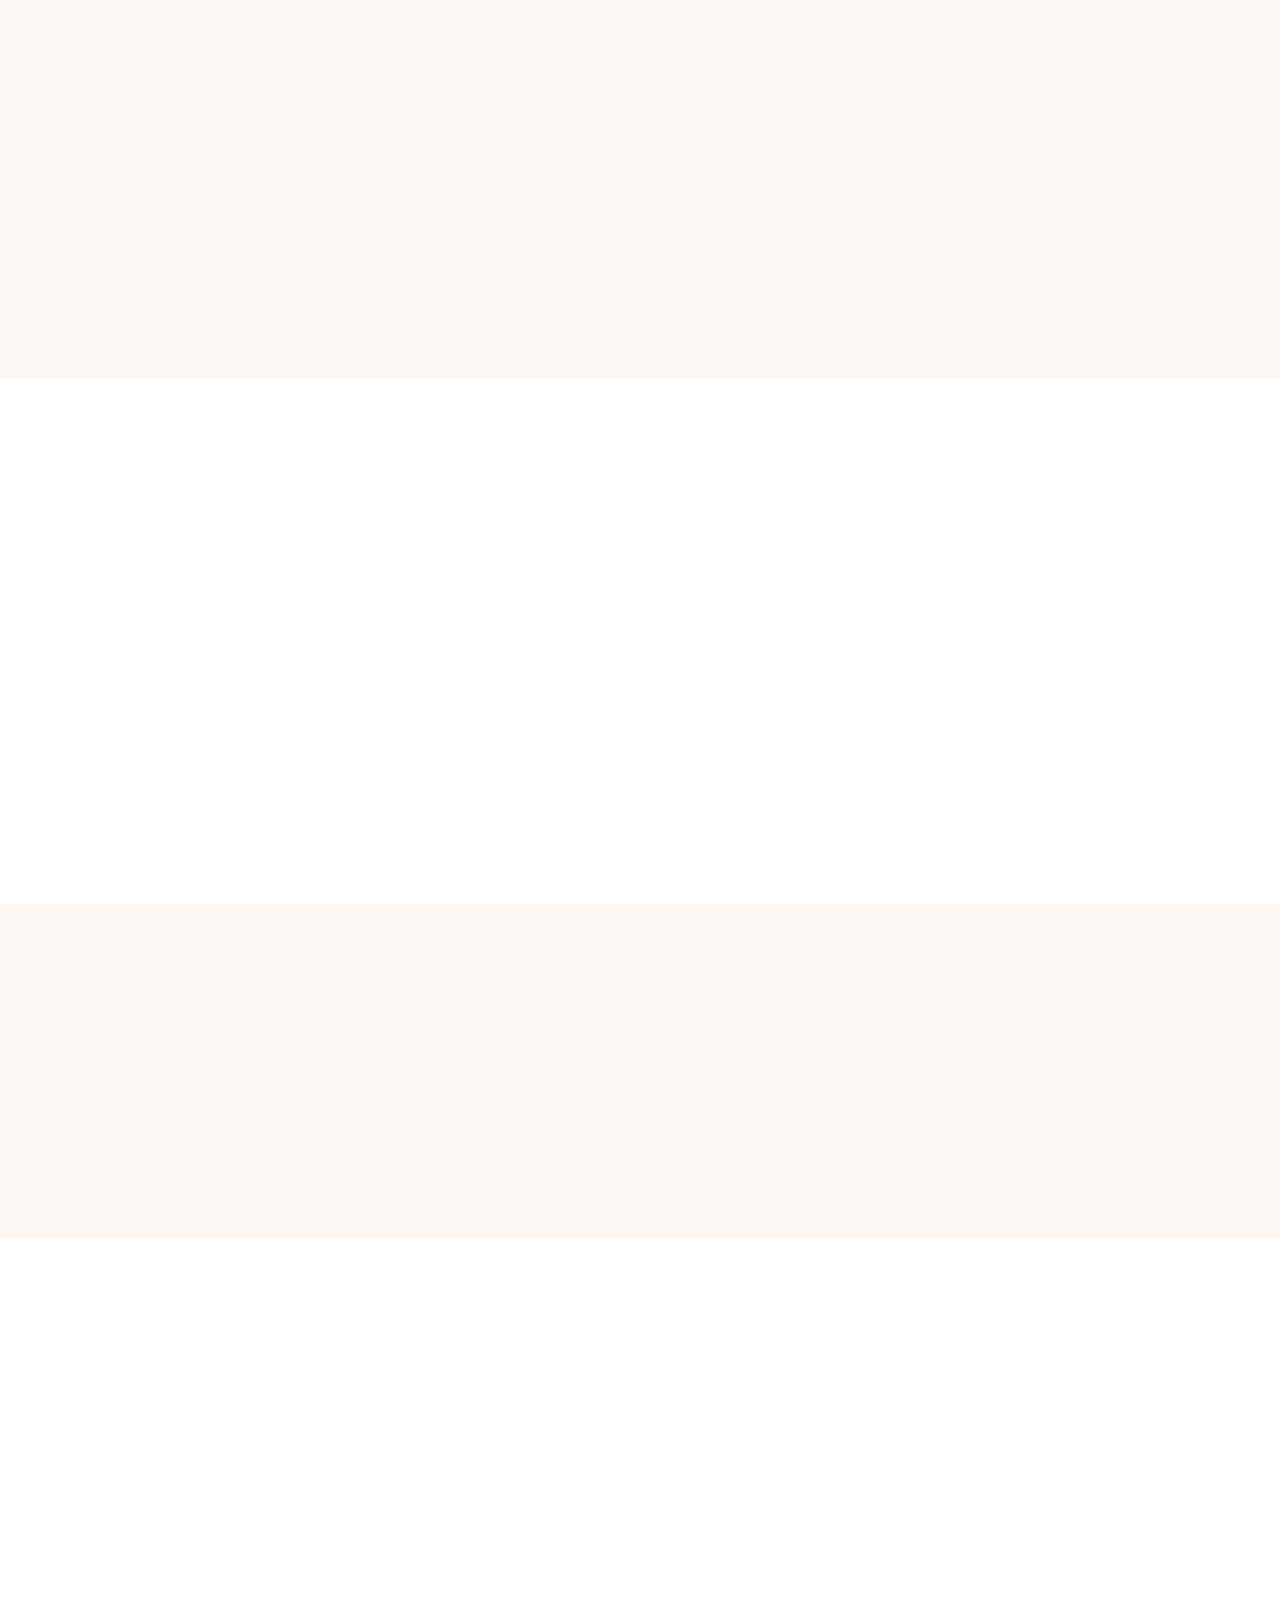
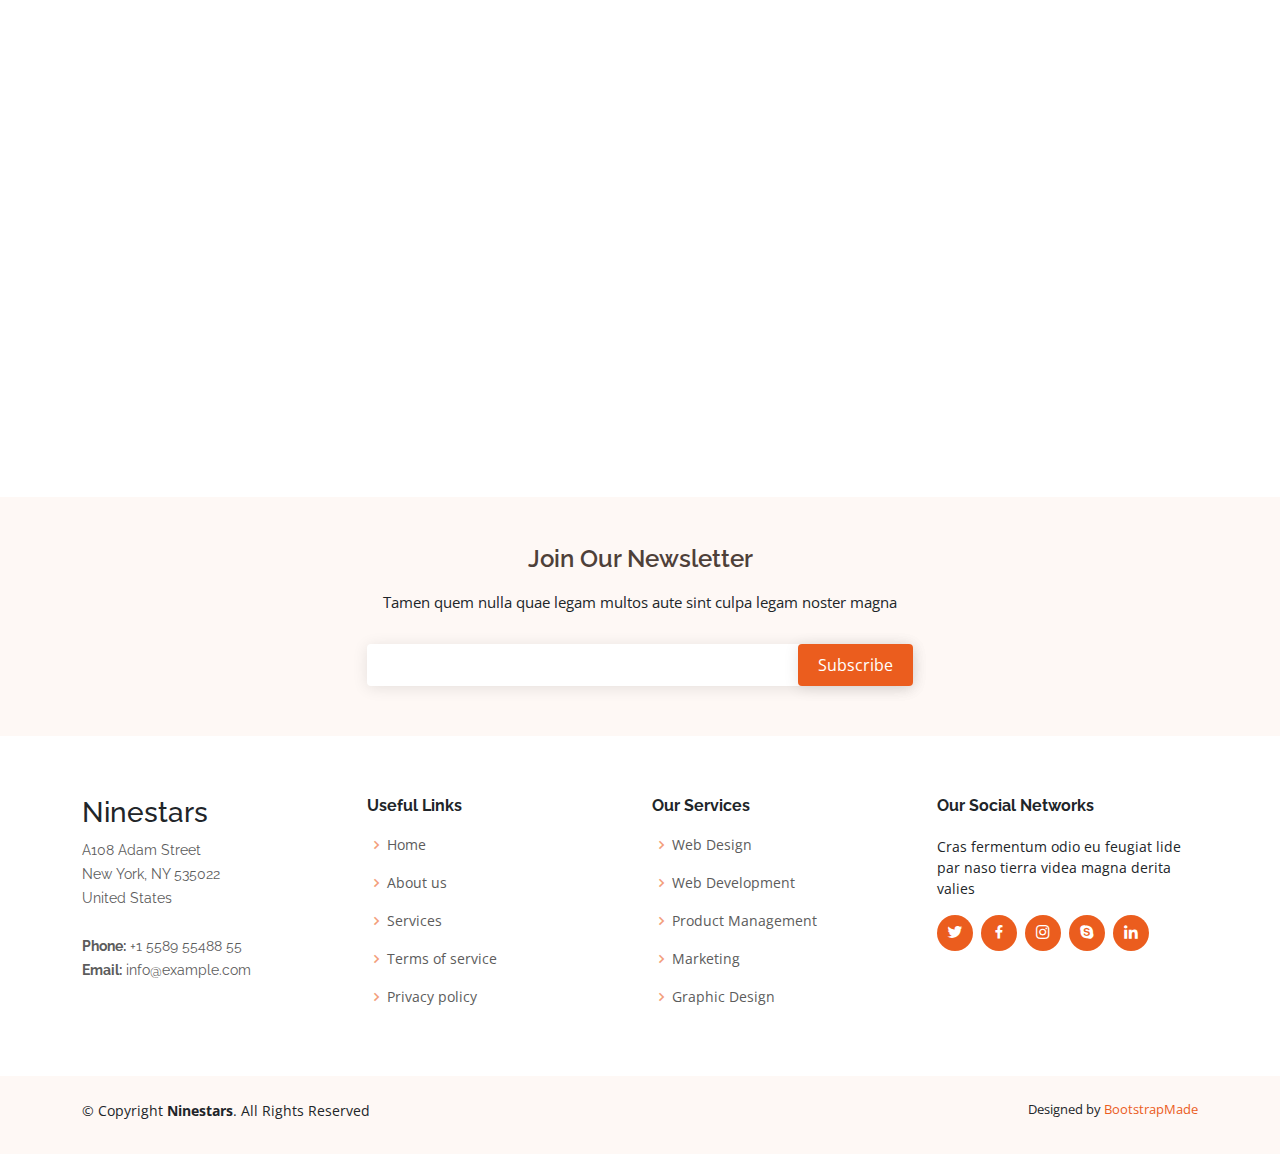
<file: Ninestars/index.html>
<!DOCTYPE html>
<html lang="en">

<head>
  <meta charset="utf-8">
  <meta content="width=device-width, initial-scale=1.0" name="viewport">

  <title>Ninestars Bootstrap Template - Index</title>
  <meta content="" name="description">
  <meta content="" name="keywords">

  <!-- Favicons -->
  <link href="assets/img/favicon.png" rel="icon">
  <link href="assets/img/apple-touch-icon.png" rel="apple-touch-icon">

  <!-- Google Fonts -->
  <link href="https://fonts.googleapis.com/css?family=Open+Sans:300,300i,400,400i,600,600i,700,700i|Raleway:300,300i,400,400i,600,600i,700,700i" rel="stylesheet">

  <!-- Vendor CSS Files -->
  <link href="assets/vendor/aos/aos.css" rel="stylesheet">
  <link href="assets/vendor/bootstrap/css/bootstrap.min.css" rel="stylesheet">
  <link href="assets/vendor/bootstrap-icons/bootstrap-icons.css" rel="stylesheet">
  <link href="assets/vendor/boxicons/css/boxicons.min.css" rel="stylesheet">
  <link href="assets/vendor/glightbox/css/glightbox.min.css" rel="stylesheet">
  <link href="assets/vendor/swiper/swiper-bundle.min.css" rel="stylesheet">

  <!-- Template Main CSS File -->
  <link href="assets/css/style.css" rel="stylesheet">

  <!-- =======================================================
  * Template Name: Ninestars - v4.8.0
  * Template URL: https://bootstrapmade.com/ninestars-free-bootstrap-3-theme-for-creative/
  * Author: BootstrapMade.com
  * License: https://bootstrapmade.com/license/
  ======================================================== -->
</head>

<body>

  <!-- ======= Header ======= -->
  <header id="header" class="fixed-top d-flex align-items-center">
    <div class="container d-flex align-items-center justify-content-between">

      <div class="logo">
        <h1 class="text-light"><a href="index.html"><span>Ninestars</span></a></h1>
        <!-- Uncomment below if you prefer to use an image logo -->
        <!-- <a href="index.html"><img src="assets/img/logo.png" alt="" class="img-fluid"></a>-->
      </div>

      <nav id="navbar" class="navbar">
        <ul>
          <li><a class="nav-link scrollto active" href="#hero">Home</a></li>
          <li><a class="nav-link scrollto" href="#about">About Us</a></li>
          <li><a class="nav-link scrollto" href="#services">Services</a></li>
          <li><a class="nav-link scrollto" href="#portfolio">Portfolio</a></li>
          <li><a class="nav-link scrollto" href="#team">Team</a></li>
          <li class="dropdown"><a href="#"><span>Drop Down</span> <i class="bi bi-chevron-down"></i></a>
            <ul>
              <li><a href="#">Drop Down 1</a></li>
              <li class="dropdown"><a href="#"><span>Deep Drop Down</span> <i class="bi bi-chevron-right"></i></a>
                <ul>
                  <li><a href="#">Deep Drop Down 1</a></li>
                  <li><a href="#">Deep Drop Down 2</a></li>
                  <li><a href="#">Deep Drop Down 3</a></li>
                  <li><a href="#">Deep Drop Down 4</a></li>
                  <li><a href="#">Deep Drop Down 5</a></li>
                </ul>
              </li>
              <li><a href="#">Drop Down 2</a></li>
              <li><a href="#">Drop Down 3</a></li>
              <li><a href="#">Drop Down 4</a></li>
            </ul>
          </li>
          <li><a class="nav-link scrollto" href="#contact">Contact</a></li>
          <li><a class="getstarted scrollto" href="#about">Get Started</a></li>
        </ul>
        <i class="bi bi-list mobile-nav-toggle"></i>
      </nav><!-- .navbar -->

    </div>
  </header><!-- End Header -->

  <!-- ======= Hero Section ======= -->
  <section id="hero" class="d-flex align-items-center">

    <div class="container">
      <div class="row gy-4">
        <div class="col-lg-6 order-2 order-lg-1 d-flex flex-column justify-content-center">
          <h1>Bettter digital experience with Ninestars</h1>
          <h2>We are team of talented designers making websites with Bootstrap</h2>
          <div>
            <a href="#about" class="btn-get-started scrollto">Get Started</a>
          </div>
        </div>
        <div class="col-lg-6 order-1 order-lg-2 hero-img">
          <img src="assets/img/hero-img.svg" class="img-fluid animated" alt="">
        </div>
      </div>
    </div>

  </section><!-- End Hero -->

  <main id="main">

    <!-- ======= About Section ======= -->
    <section id="about" class="about">
      <div class="container">

        <div class="row justify-content-between">
          <div class="col-lg-5 d-flex align-items-center justify-content-center about-img">
            <img src="assets/img/about-img.svg" class="img-fluid" alt="" data-aos="zoom-in">
          </div>
          <div class="col-lg-6 pt-5 pt-lg-0">
            <h3 data-aos="fade-up">Voluptatem dignissimos provident quasi</h3>
            <p data-aos="fade-up" data-aos-delay="100">
              Lorem ipsum dolor sit amet, consectetur adipiscing elit, sed do eiusmod tempor incididunt ut labore et dolore magna aliqua. Duis aute irure dolor in reprehenderit
            </p>
            <div class="row">
              <div class="col-md-6" data-aos="fade-up" data-aos-delay="100">
                <i class="bx bx-receipt"></i>
                <h4>Corporis voluptates sit</h4>
                <p>Consequuntur sunt aut quasi enim aliquam quae harum pariatur laboris nisi ut aliquip</p>
              </div>
              <div class="col-md-6" data-aos="fade-up" data-aos-delay="200">
                <i class="bx bx-cube-alt"></i>
                <h4>Ullamco laboris nisi</h4>
                <p>Excepteur sint occaecat cupidatat non proident, sunt in culpa qui officia deserunt</p>
              </div>
            </div>
          </div>
        </div>

      </div>
    </section><!-- End About Section -->

    <!-- ======= Services Section ======= -->
    <section id="services" class="services section-bg">
      <div class="container" data-aos="fade-up">

        <div class="section-title">
          <h2>Services</h2>
          <p>Check out the great services we offer</p>
        </div>

        <div class="row">
          <div class="col-md-6 col-lg-3 d-flex align-items-stretch" data-aos="zoom-in" data-aos-delay="100">
            <div class="icon-box">
              <div class="icon"><i class="bx bxl-dribbble"></i></div>
              <h4 class="title"><a href="">Lorem Ipsum</a></h4>
              <p class="description">Voluptatum deleniti atque corrupti quos dolores et quas molestias excepturi sint occaecati cupiditate</p>
            </div>
          </div>

          <div class="col-md-6 col-lg-3 d-flex align-items-stretch" data-aos="zoom-in" data-aos-delay="200">
            <div class="icon-box">
              <div class="icon"><i class="bx bx-file"></i></div>
              <h4 class="title"><a href="">Sed ut perspiciatis</a></h4>
              <p class="description">Duis aute irure dolor in reprehenderit in voluptate velit esse cillum dolore eu fugiat nulla</p>
            </div>
          </div>

          <div class="col-md-6 col-lg-3 d-flex align-items-stretch" data-aos="zoom-in" data-aos-delay="300">
            <div class="icon-box">
              <div class="icon"><i class="bx bx-tachometer"></i></div>
              <h4 class="title"><a href="">Magni Dolores</a></h4>
              <p class="description">Excepteur sint occaecat cupidatat non proident, sunt in culpa qui officia deserunt mollit anim</p>
            </div>
          </div>

          <div class="col-md-6 col-lg-3 d-flex align-items-stretch" data-aos="zoom-in" data-aos-delay="400">
            <div class="icon-box">
              <div class="icon"><i class="bx bx-world"></i></div>
              <h4 class="title"><a href="">Nemo Enim</a></h4>
              <p class="description">At vero eos et accusamus et iusto odio dignissimos ducimus qui blanditiis praesentium voluptatum</p>
            </div>
          </div>

        </div>

      </div>
    </section><!-- End Services Section -->

    <!-- ======= Portfolio Section ======= -->
    <section id="portfolio" class="portfolio">
      <div class="container" data-aos="fade-up">

        <div class="section-title">
          <h2>Portfolio</h2>
          <p>Check out our beautifull portfolio</p>
        </div>

        <div class="row" data-aos="fade-up" data-aos-delay="100">
          <div class="col-lg-12">
            <ul id="portfolio-flters">
              <li data-filter="*" class="filter-active">All</li>
              <li data-filter=".filter-app">App</li>
              <li data-filter=".filter-card">Card</li>
              <li data-filter=".filter-web">Web</li>
            </ul>
          </div>
        </div>

        <div class="row portfolio-container" data-aos="fade-up" data-aos-delay="200">

          <div class="col-lg-4 col-md-6 portfolio-item filter-app">
            <div class="portfolio-wrap">
              <img src="assets/img/portfolio/portfolio-1.jpg" class="img-fluid" alt="">
              <div class="portfolio-links">
                <a href="assets/img/portfolio/portfolio-1.jpg" data-gallery="portfolioGallery" class="portfolio-lightbox" title="App 1"><i class="bi bi-plus"></i></a>
                <a href="portfolio-details.html" title="More Details"><i class="bi bi-link"></i></a>
              </div>
              <div class="portfolio-info">
                <h4>App 1</h4>
                <p>App</p>
              </div>
            </div>
          </div>

          <div class="col-lg-4 col-md-6 portfolio-item filter-web">
            <div class="portfolio-wrap">
              <img src="assets/img/portfolio/portfolio-2.jpg" class="img-fluid" alt="">
              <div class="portfolio-links">
                <a href="assets/img/portfolio/portfolio-2.jpg" data-gallery="portfolioGallery" class="portfolio-lightbox" title="Web 3"><i class="bi bi-plus"></i></a>
                <a href="portfolio-details.html" title="More Details"><i class="bi bi-link"></i></a>
              </div>
              <div class="portfolio-info">
                <h4>Web 3</h4>
                <p>Web</p>
              </div>
            </div>
          </div>

          <div class="col-lg-4 col-md-6 portfolio-item filter-app">
            <div class="portfolio-wrap">
              <img src="assets/img/portfolio/portfolio-3.jpg" class="img-fluid" alt="">
              <div class="portfolio-links">
                <a href="assets/img/portfolio/portfolio-3.jpg" data-gallery="portfolioGallery" class="portfolio-lightbox" title="App 2"><i class="bi bi-plus"></i></a>
                <a href="portfolio-details.html" title="More Details"><i class="bi bi-link"></i></a>
              </div>
              <div class="portfolio-info">
                <h4>App 2</h4>
                <p>App</p>
              </div>
            </div>
          </div>

          <div class="col-lg-4 col-md-6 portfolio-item filter-card">
            <div class="portfolio-wrap">
              <img src="assets/img/portfolio/portfolio-4.jpg" class="img-fluid" alt="">
              <div class="portfolio-links">
                <a href="assets/img/portfolio/portfolio-4.jpg" data-gallery="portfolioGallery" class="portfolio-lightbox" title="Card 2"><i class="bi bi-plus"></i></a>
                <a href="portfolio-details.html" title="More Details"><i class="bi bi-link"></i></a>
              </div>
              <div class="portfolio-info">
                <h4>Card 2</h4>
                <p>Card</p>
              </div>
            </div>
          </div>

          <div class="col-lg-4 col-md-6 portfolio-item filter-web">
            <div class="portfolio-wrap">
              <img src="assets/img/portfolio/portfolio-5.jpg" class="img-fluid" alt="">
              <div class="portfolio-links">
                <a href="assets/img/portfolio/portfolio-5.jpg" data-gallery="portfolioGallery" class="portfolio-lightbox" title="Web 2"><i class="bi bi-plus"></i></a>
                <a href="portfolio-details.html" title="More Details"><i class="bi bi-link"></i></a>
              </div>
              <div class="portfolio-info">
                <h4>Web 2</h4>
                <p>Web</p>
              </div>
            </div>
          </div>

          <div class="col-lg-4 col-md-6 portfolio-item filter-app">
            <div class="portfolio-wrap">
              <img src="assets/img/portfolio/portfolio-6.jpg" class="img-fluid" alt="">
              <div class="portfolio-links">
                <a href="assets/img/portfolio/portfolio-6.jpg" data-gallery="portfolioGallery" class="portfolio-lightbox" title="App 3"><i class="bi bi-plus"></i></a>
                <a href="portfolio-details.html" title="More Details"><i class="bi bi-link"></i></a>
              </div>
              <div class="portfolio-info">
                <h4>App 3</h4>
                <p>App</p>
              </div>
            </div>
          </div>

          <div class="col-lg-4 col-md-6 portfolio-item filter-card">
            <div class="portfolio-wrap">
              <img src="assets/img/portfolio/portfolio-7.jpg" class="img-fluid" alt="">
              <div class="portfolio-links">
                <a href="assets/img/portfolio/portfolio-7.jpg" data-gallery="portfolioGallery" class="portfolio-lightbox" title="Card 1"><i class="bi bi-plus"></i></a>
                <a href="portfolio-details.html" title="More Details"><i class="bi bi-link"></i></a>
              </div>
              <div class="portfolio-info">
                <h4>Card 1</h4>
                <p>Card</p>
              </div>
            </div>
          </div>

          <div class="col-lg-4 col-md-6 portfolio-item filter-card">
            <div class="portfolio-wrap">
              <img src="assets/img/portfolio/portfolio-8.jpg" class="img-fluid" alt="">
              <div class="portfolio-links">
                <a href="assets/img/portfolio/portfolio-8.jpg" data-gallery="portfolioGallery" class="portfolio-lightbox" title="Card 3"><i class="bi bi-plus"></i></a>
                <a href="portfolio-details.html" title="More Details"><i class="bi bi-link"></i></a>
              </div>
              <div class="portfolio-info">
                <h4>Card 3</h4>
                <p>Card</p>
              </div>
            </div>
          </div>

          <div class="col-lg-4 col-md-6 portfolio-item filter-web">
            <div class="portfolio-wrap">
              <img src="assets/img/portfolio/portfolio-9.jpg" class="img-fluid" alt="">
              <div class="portfolio-links">
                <a href="assets/img/portfolio/portfolio-9.jpg" data-gallery="portfolioGallery" class="portfolio-lightbox" title="Web 3"><i class="bi bi-plus"></i></a>
                <a href="portfolio-details.html" title="More Details"><i class="bi bi-link"></i></a>
              </div>
              <div class="portfolio-info">
                <h4>Web 3</h4>
                <p>Web</p>
              </div>
            </div>
          </div>

        </div>

      </div>
    </section><!-- End Portfolio Section -->

    <!-- ======= F.A.Q Section ======= -->
    <section id="faq" class="faq section-bg">
      <div class="container" data-aos="fade-up">

        <div class="section-title">
          <h2>F.A.Q</h2>
          <p>Frequently Asked Questions</p>
        </div>

        <ul class="faq-list" data-aos="fade-up" data-aos-delay="100">

          <li>
            <div data-bs-toggle="collapse" class="collapsed question" href="#faq1">Non consectetur a erat nam at lectus urna duis? <i class="bi bi-chevron-down icon-show"></i><i class="bi bi-chevron-up icon-close"></i></div>
            <div id="faq1" class="collapse" data-bs-parent=".faq-list">
              <p>
                Feugiat pretium nibh ipsum consequat. Tempus iaculis urna id volutpat lacus laoreet non curabitur gravida. Venenatis lectus magna fringilla urna porttitor rhoncus dolor purus non.
              </p>
            </div>
          </li>

          <li>
            <div data-bs-toggle="collapse" href="#faq2" class="collapsed question">Feugiat scelerisque varius morbi enim nunc faucibus a pellentesque? <i class="bi bi-chevron-down icon-show"></i><i class="bi bi-chevron-up icon-close"></i></div>
            <div id="faq2" class="collapse" data-bs-parent=".faq-list">
              <p>
                Dolor sit amet consectetur adipiscing elit pellentesque habitant morbi. Id interdum velit laoreet id donec ultrices. Fringilla phasellus faucibus scelerisque eleifend donec pretium. Est pellentesque elit ullamcorper dignissim. Mauris ultrices eros in cursus turpis massa tincidunt dui.
              </p>
            </div>
          </li>

          <li>
            <div data-bs-toggle="collapse" href="#faq3" class="collapsed question">Dolor sit amet consectetur adipiscing elit pellentesque habitant morbi? <i class="bi bi-chevron-down icon-show"></i><i class="bi bi-chevron-up icon-close"></i></div>
            <div id="faq3" class="collapse" data-bs-parent=".faq-list">
              <p>
                Eleifend mi in nulla posuere sollicitudin aliquam ultrices sagittis orci. Faucibus pulvinar elementum integer enim. Sem nulla pharetra diam sit amet nisl suscipit. Rutrum tellus pellentesque eu tincidunt. Lectus urna duis convallis convallis tellus. Urna molestie at elementum eu facilisis sed odio morbi quis
              </p>
            </div>
          </li>

          <li>
            <div data-bs-toggle="collapse" href="#faq4" class="collapsed question">Ac odio tempor orci dapibus. Aliquam eleifend mi in nulla? <i class="bi bi-chevron-down icon-show"></i><i class="bi bi-chevron-up icon-close"></i></div>
            <div id="faq4" class="collapse" data-bs-parent=".faq-list">
              <p>
                Dolor sit amet consectetur adipiscing elit pellentesque habitant morbi. Id interdum velit laoreet id donec ultrices. Fringilla phasellus faucibus scelerisque eleifend donec pretium. Est pellentesque elit ullamcorper dignissim. Mauris ultrices eros in cursus turpis massa tincidunt dui.
              </p>
            </div>
          </li>

          <li>
            <div data-bs-toggle="collapse" href="#faq5" class="collapsed question">Tempus quam pellentesque nec nam aliquam sem et tortor consequat? <i class="bi bi-chevron-down icon-show"></i><i class="bi bi-chevron-up icon-close"></i></div>
            <div id="faq5" class="collapse" data-bs-parent=".faq-list">
              <p>
                Molestie a iaculis at erat pellentesque adipiscing commodo. Dignissim suspendisse in est ante in. Nunc vel risus commodo viverra maecenas accumsan. Sit amet nisl suscipit adipiscing bibendum est. Purus gravida quis blandit turpis cursus in
              </p>
            </div>
          </li>

          <li>
            <div data-bs-toggle="collapse" href="#faq6" class="collapsed question">Tortor vitae purus faucibus ornare. Varius vel pharetra vel turpis nunc eget lorem dolor? <i class="bi bi-chevron-down icon-show"></i><i class="bi bi-chevron-up icon-close"></i></div>
            <div id="faq6" class="collapse" data-bs-parent=".faq-list">
              <p>
                Laoreet sit amet cursus sit amet dictum sit amet justo. Mauris vitae ultricies leo integer malesuada nunc vel. Tincidunt eget nullam non nisi est sit amet. Turpis nunc eget lorem dolor sed. Ut venenatis tellus in metus vulputate eu scelerisque. Pellentesque diam volutpat commodo sed egestas egestas fringilla phasellus faucibus. Nibh tellus molestie nunc non blandit massa enim nec.
              </p>
            </div>
          </li>

        </ul>

      </div>
    </section><!-- End F.A.Q Section -->

    <!-- ======= Team Section ======= -->
    <section id="team" class="team">
      <div class="container">

        <div class="section-title" data-aos="fade-up">
          <h2>Team</h2>
          <p>Our team is always here to help</p>
        </div>

        <div class="row">

          <div class="col-xl-3 col-lg-4 col-md-6" data-aos="zoom-in" data-aos-delay="100">
            <div class="member">
              <img src="assets/img/team/team-1.jpg" class="img-fluid" alt="">
              <div class="member-info">
                <div class="member-info-content">
                  <h4>Walter White</h4>
                  <span>Chief Executive Officer</span>
                </div>
                <div class="social">
                  <a href=""><i class="bi bi-twitter"></i></a>
                  <a href=""><i class="bi bi-facebook"></i></a>
                  <a href=""><i class="bi bi-instagram"></i></a>
                  <a href=""><i class="bi bi-linkedin"></i></a>
                </div>
              </div>
            </div>
          </div>

          <div class="col-xl-3 col-lg-4 col-md-6" data-aos="zoom-in" data-aos-delay="200">
            <div class="member">
              <img src="assets/img/team/team-2.jpg" class="img-fluid" alt="">
              <div class="member-info">
                <div class="member-info-content">
                  <h4>Sarah Jhonson</h4>
                  <span>Product Manager</span>
                </div>
                <div class="social">
                  <a href=""><i class="bi bi-twitter"></i></a>
                  <a href=""><i class="bi bi-facebook"></i></a>
                  <a href=""><i class="bi bi-instagram"></i></a>
                  <a href=""><i class="bi bi-linkedin"></i></a>
                </div>
              </div>
            </div>
          </div>

          <div class="col-xl-3 col-lg-4 col-md-6" data-aos="zoom-in" data-aos-delay="300">
            <div class="member">
              <img src="assets/img/team/team-3.jpg" class="img-fluid" alt="">
              <div class="member-info">
                <div class="member-info-content">
                  <h4>William Anderson</h4>
                  <span>CTO</span>
                </div>
                <div class="social">
                  <a href=""><i class="bi bi-twitter"></i></a>
                  <a href=""><i class="bi bi-facebook"></i></a>
                  <a href=""><i class="bi bi-instagram"></i></a>
                  <a href=""><i class="bi bi-linkedin"></i></a>
                </div>
              </div>
            </div>
          </div>

          <div class="col-xl-3 col-lg-4 col-md-6" data-aos="zoom-in" data-aos-delay="400">
            <div class="member">
              <img src="assets/img/team/team-4.jpg" class="img-fluid" alt="">
              <div class="member-info">
                <div class="member-info-content">
                  <h4>Amanda Jepson</h4>
                  <span>Accountant</span>
                </div>
                <div class="social">
                  <a href=""><i class="bi bi-twitter"></i></a>
                  <a href=""><i class="bi bi-facebook"></i></a>
                  <a href=""><i class="bi bi-instagram"></i></a>
                  <a href=""><i class="bi bi-linkedin"></i></a>
                </div>
              </div>
            </div>
          </div>

        </div>

      </div>
    </section><!-- End Team Section -->

    <!-- ======= Clients Section ======= -->
    <section id="clients" class="clients section-bg">
      <div class="container" data-aos="fade-up">

        <div class="section-title">
          <h2>Clients</h2>
          <p>They trusted us</p>
        </div>

        <div class="clients-slider swiper" data-aos="fade-up" data-aos-delay="100">
          <div class="swiper-wrapper align-items-center">
            <div class="swiper-slide"><img src="assets/img/clients/client-1.png" class="img-fluid" alt=""></div>
            <div class="swiper-slide"><img src="assets/img/clients/client-2.png" class="img-fluid" alt=""></div>
            <div class="swiper-slide"><img src="assets/img/clients/client-3.png" class="img-fluid" alt=""></div>
            <div class="swiper-slide"><img src="assets/img/clients/client-4.png" class="img-fluid" alt=""></div>
            <div class="swiper-slide"><img src="assets/img/clients/client-5.png" class="img-fluid" alt=""></div>
            <div class="swiper-slide"><img src="assets/img/clients/client-6.png" class="img-fluid" alt=""></div>
            <div class="swiper-slide"><img src="assets/img/clients/client-7.png" class="img-fluid" alt=""></div>
            <div class="swiper-slide"><img src="assets/img/clients/client-8.png" class="img-fluid" alt=""></div>
          </div>
          <div class="swiper-pagination"></div>
        </div>

      </div>
    </section><!-- End Clients Section -->

    <!-- ======= Contact Us Section ======= -->
    <section id="contact" class="contact">
      <div class="container" data-aos="fade-up">

        <div class="section-title">
          <h2>Contact Us</h2>
          <p>Contact us the get started</p>
        </div>

        <div class="row">

          <div class="col-lg-5 d-flex align-items-stretch" data-aos="fade-up" data-aos-delay="100">
            <div class="info">
              <div class="address">
                <i class="bi bi-geo-alt"></i>
                <h4>Location:</h4>
                <p>A108 Adam Street, New York, NY 535022</p>
              </div>

              <div class="email">
                <i class="bi bi-envelope"></i>
                <h4>Email:</h4>
                <p>info@example.com</p>
              </div>

              <div class="phone">
                <i class="bi bi-phone"></i>
                <h4>Call:</h4>
                <p>+1 5589 55488 55s</p>
              </div>

              <iframe src="https://www.google.com/maps/embed?pb=!1m14!1m8!1m3!1d12097.433213460943!2d-74.0062269!3d40.7101282!3m2!1i1024!2i768!4f13.1!3m3!1m2!1s0x0%3A0xb89d1fe6bc499443!2sDowntown+Conference+Center!5e0!3m2!1smk!2sbg!4v1539943755621" frameborder="0" style="border:0; width: 100%; height: 290px;" allowfullscreen></iframe>
            </div>

          </div>

          <div class="col-lg-7 mt-5 mt-lg-0 d-flex align-items-stretch" data-aos="fade-up" data-aos-delay="200">
            <form action="forms/contact.php" method="post" role="form" class="php-email-form">
              <div class="row">
                <div class="form-group col-md-6">
                  <label for="name">Your Name</label>
                  <input type="text" name="name" class="form-control" id="name" placeholder="Your Name" required>
                </div>
                <div class="form-group col-md-6 mt-3 mt-md-0">
                  <label for="name">Your Email</label>
                  <input type="email" class="form-control" name="email" id="email" placeholder="Your Email" required>
                </div>
              </div>
              <div class="form-group mt-3">
                <label for="name">Subject</label>
                <input type="text" class="form-control" name="subject" id="subject" placeholder="Subject" required>
              </div>
              <div class="form-group mt-3">
                <label for="name">Message</label>
                <textarea class="form-control" name="message" rows="10" required></textarea>
              </div>
              <div class="my-3">
                <div class="loading">Loading</div>
                <div class="error-message"></div>
                <div class="sent-message">Your message has been sent. Thank you!</div>
              </div>
              <div class="text-center"><button type="submit">Send Message</button></div>
            </form>
          </div>

        </div>

      </div>
    </section><!-- End Contact Us Section -->

  </main><!-- End #main -->

  <!-- ======= Footer ======= -->
  <footer id="footer">

    <div class="footer-newsletter">
      <div class="container">
        <div class="row justify-content-center">
          <div class="col-lg-6">
            <h4>Join Our Newsletter</h4>
            <p>Tamen quem nulla quae legam multos aute sint culpa legam noster magna</p>
            <form action="" method="post">
              <input type="email" name="email"><input type="submit" value="Subscribe">
            </form>
          </div>
        </div>
      </div>
    </div>

    <div class="footer-top">
      <div class="container">
        <div class="row">

          <div class="col-lg-3 col-md-6 footer-contact">
            <h3>Ninestars</h3>
            <p>
              A108 Adam Street <br>
              New York, NY 535022<br>
              United States <br><br>
              <strong>Phone:</strong> +1 5589 55488 55<br>
              <strong>Email:</strong> info@example.com<br>
            </p>
          </div>

          <div class="col-lg-3 col-md-6 footer-links">
            <h4>Useful Links</h4>
            <ul>
              <li><i class="bx bx-chevron-right"></i> <a href="#">Home</a></li>
              <li><i class="bx bx-chevron-right"></i> <a href="#">About us</a></li>
              <li><i class="bx bx-chevron-right"></i> <a href="#">Services</a></li>
              <li><i class="bx bx-chevron-right"></i> <a href="#">Terms of service</a></li>
              <li><i class="bx bx-chevron-right"></i> <a href="#">Privacy policy</a></li>
            </ul>
          </div>

          <div class="col-lg-3 col-md-6 footer-links">
            <h4>Our Services</h4>
            <ul>
              <li><i class="bx bx-chevron-right"></i> <a href="#">Web Design</a></li>
              <li><i class="bx bx-chevron-right"></i> <a href="#">Web Development</a></li>
              <li><i class="bx bx-chevron-right"></i> <a href="#">Product Management</a></li>
              <li><i class="bx bx-chevron-right"></i> <a href="#">Marketing</a></li>
              <li><i class="bx bx-chevron-right"></i> <a href="#">Graphic Design</a></li>
            </ul>
          </div>

          <div class="col-lg-3 col-md-6 footer-links">
            <h4>Our Social Networks</h4>
            <p>Cras fermentum odio eu feugiat lide par naso tierra videa magna derita valies</p>
            <div class="social-links mt-3">
              <a href="#" class="twitter"><i class="bx bxl-twitter"></i></a>
              <a href="#" class="facebook"><i class="bx bxl-facebook"></i></a>
              <a href="#" class="instagram"><i class="bx bxl-instagram"></i></a>
              <a href="#" class="google-plus"><i class="bx bxl-skype"></i></a>
              <a href="#" class="linkedin"><i class="bx bxl-linkedin"></i></a>
            </div>
          </div>

        </div>
      </div>
    </div>

    <div class="container py-4">
      <div class="copyright">
        &copy; Copyright <strong><span>Ninestars</span></strong>. All Rights Reserved
      </div>
      <div class="credits">
        <!-- All the links in the footer should remain intact. -->
        <!-- You can delete the links only if you purchased the pro version. -->
        <!-- Licensing information: https://bootstrapmade.com/license/ -->
        <!-- Purchase the pro version with working PHP/AJAX contact form: https://bootstrapmade.com/ninestars-free-bootstrap-3-theme-for-creative/ -->
        Designed by <a href="https://bootstrapmade.com/">BootstrapMade</a>
      </div>
    </div>
  </footer><!-- End Footer -->

  <a href="#" class="back-to-top d-flex align-items-center justify-content-center"><i class="bi bi-arrow-up-short"></i></a>

  <!-- Vendor JS Files -->
  <script src="assets/vendor/aos/aos.js"></script>
  <script src="assets/vendor/bootstrap/js/bootstrap.bundle.min.js"></script>
  <script src="assets/vendor/glightbox/js/glightbox.min.js"></script>
  <script src="assets/vendor/isotope-layout/isotope.pkgd.min.js"></script>
  <script src="assets/vendor/swiper/swiper-bundle.min.js"></script>
  <script src="assets/vendor/php-email-form/validate.js"></script>

  <!-- Template Main JS File -->
  <script src="assets/js/main.js"></script>

</body>

</html>
</file>
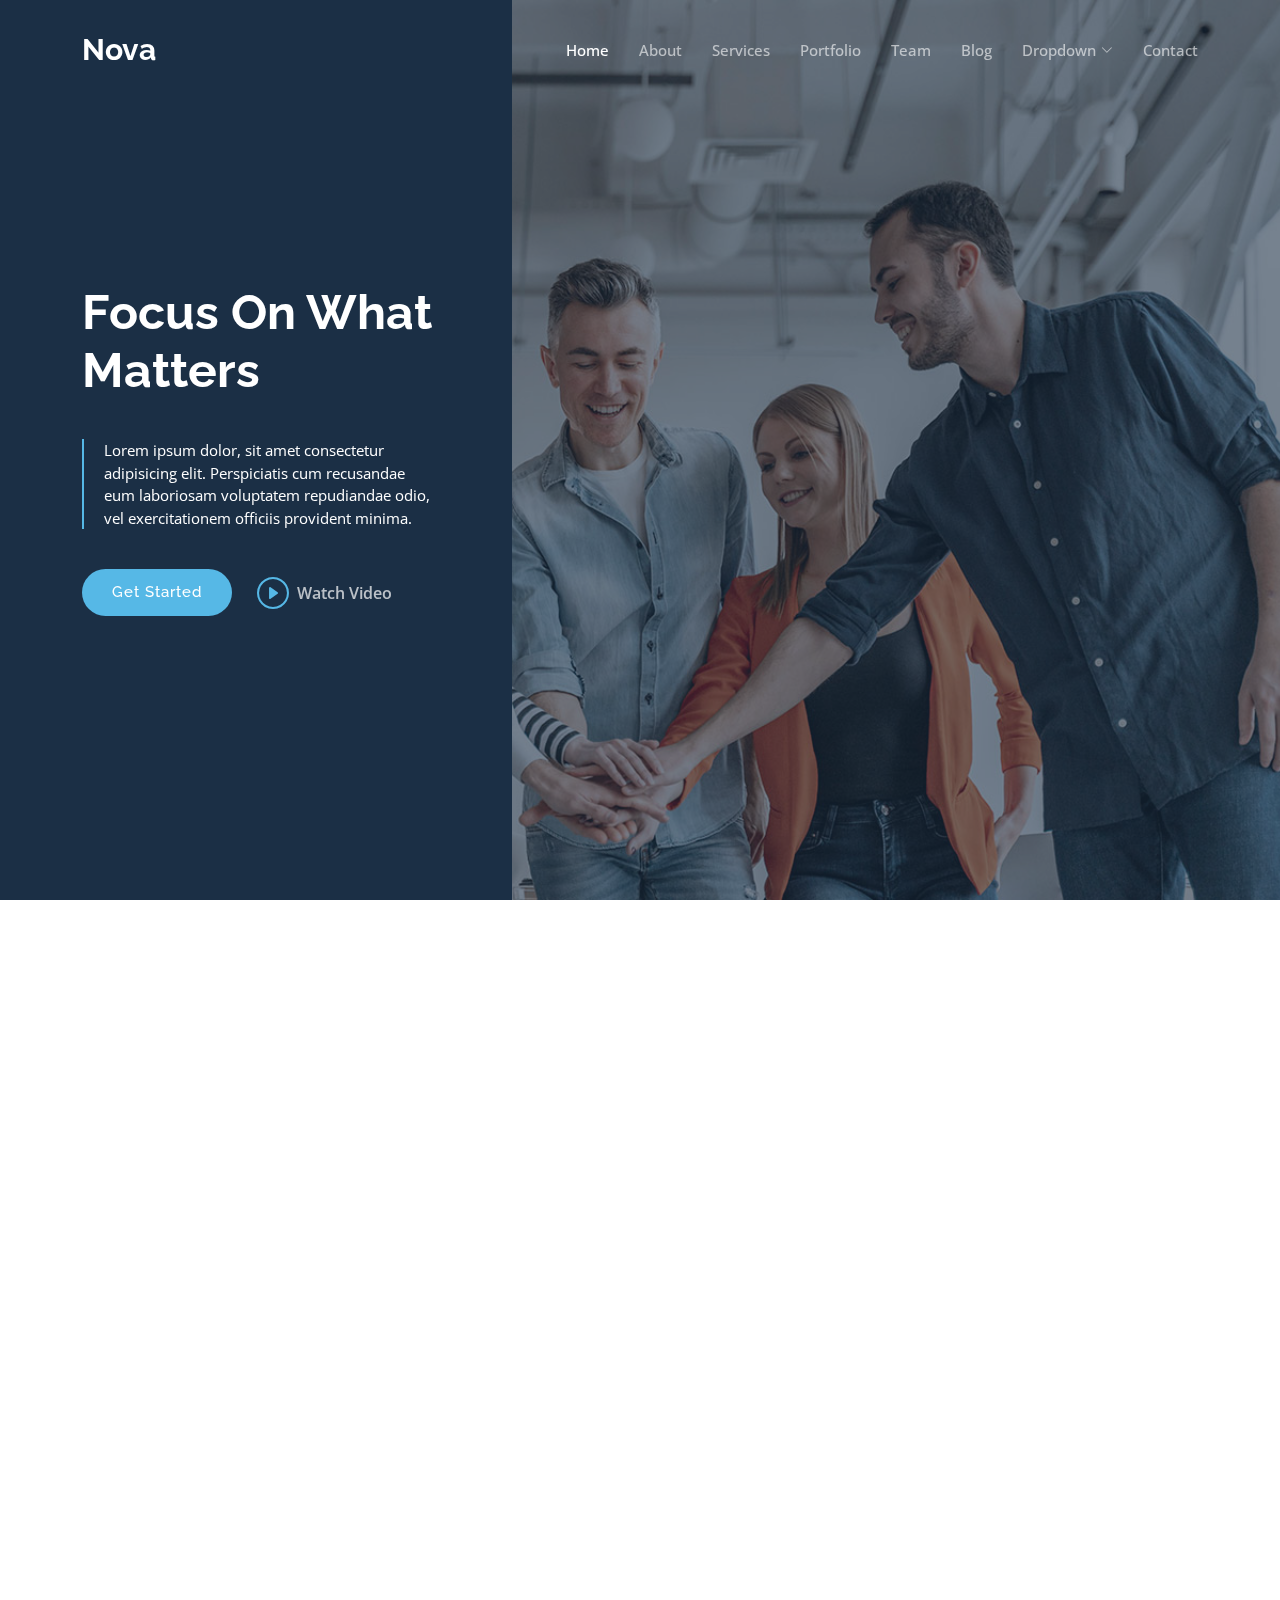
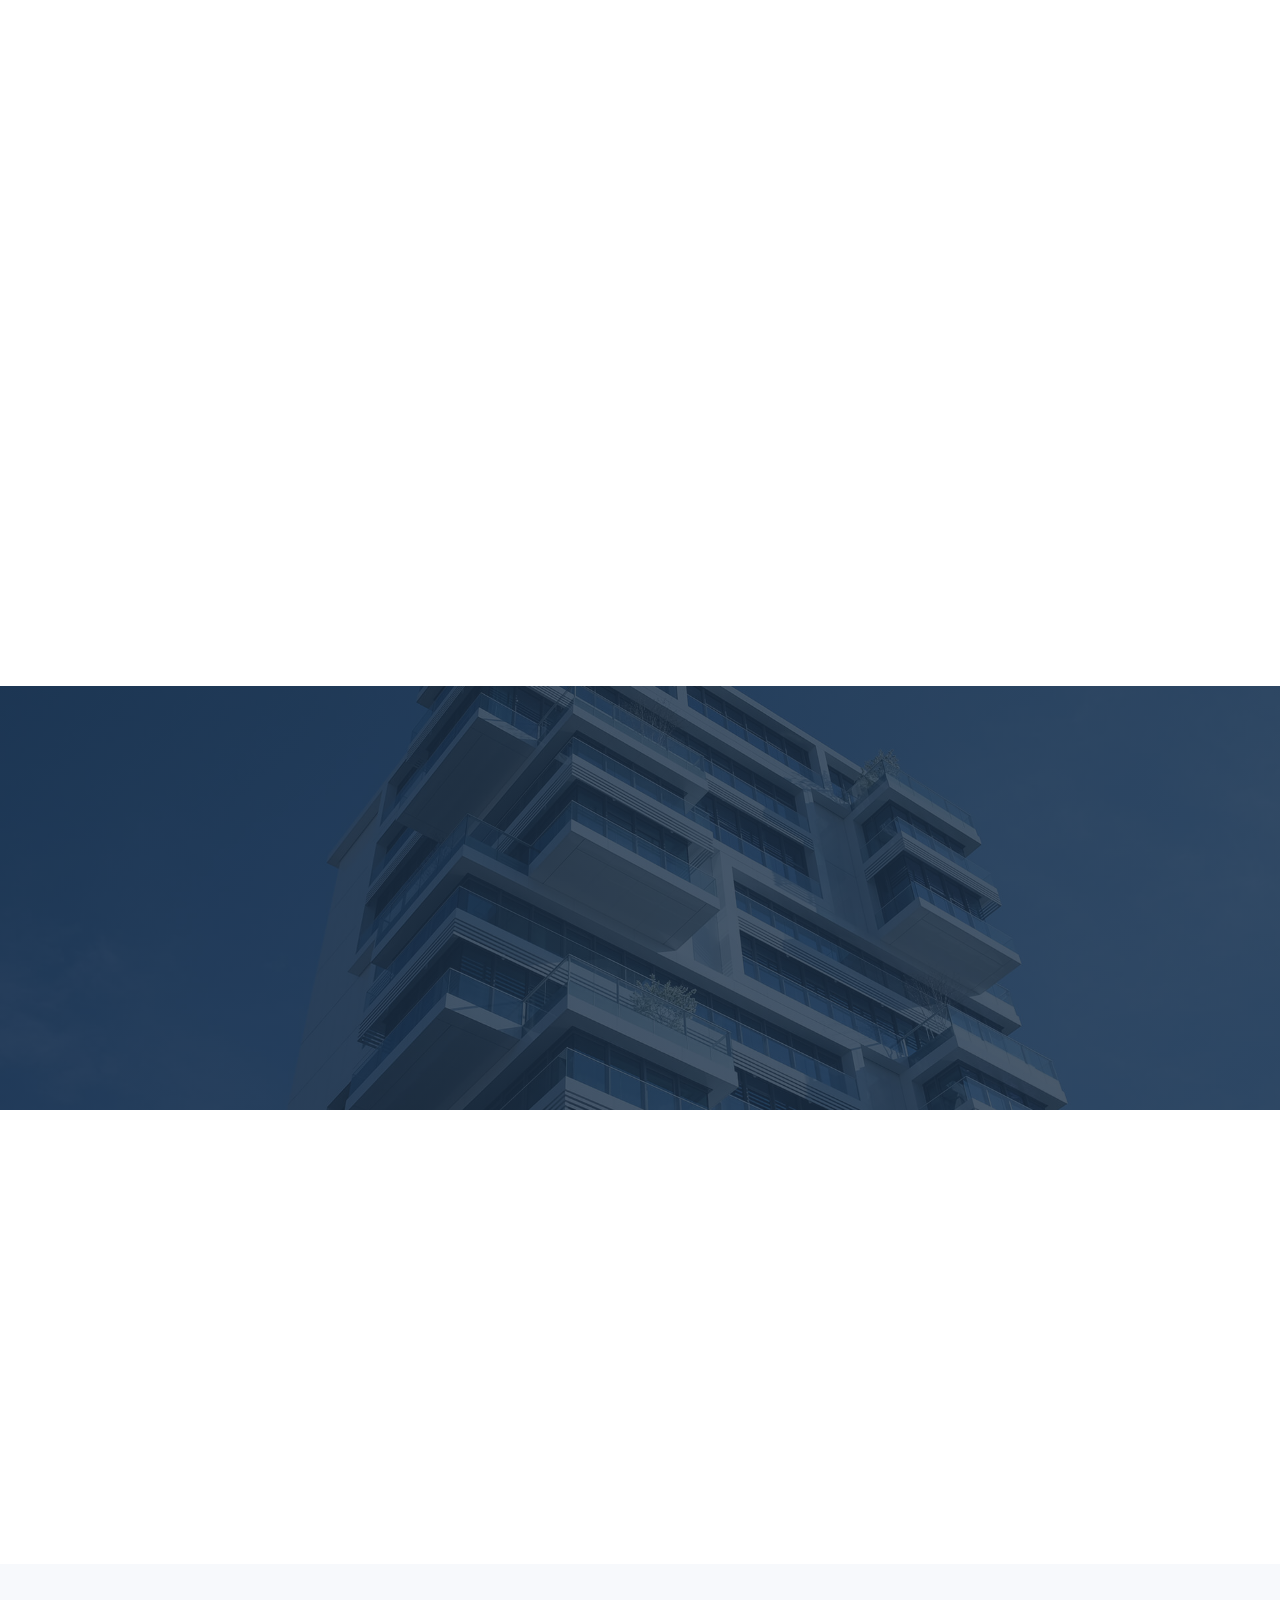
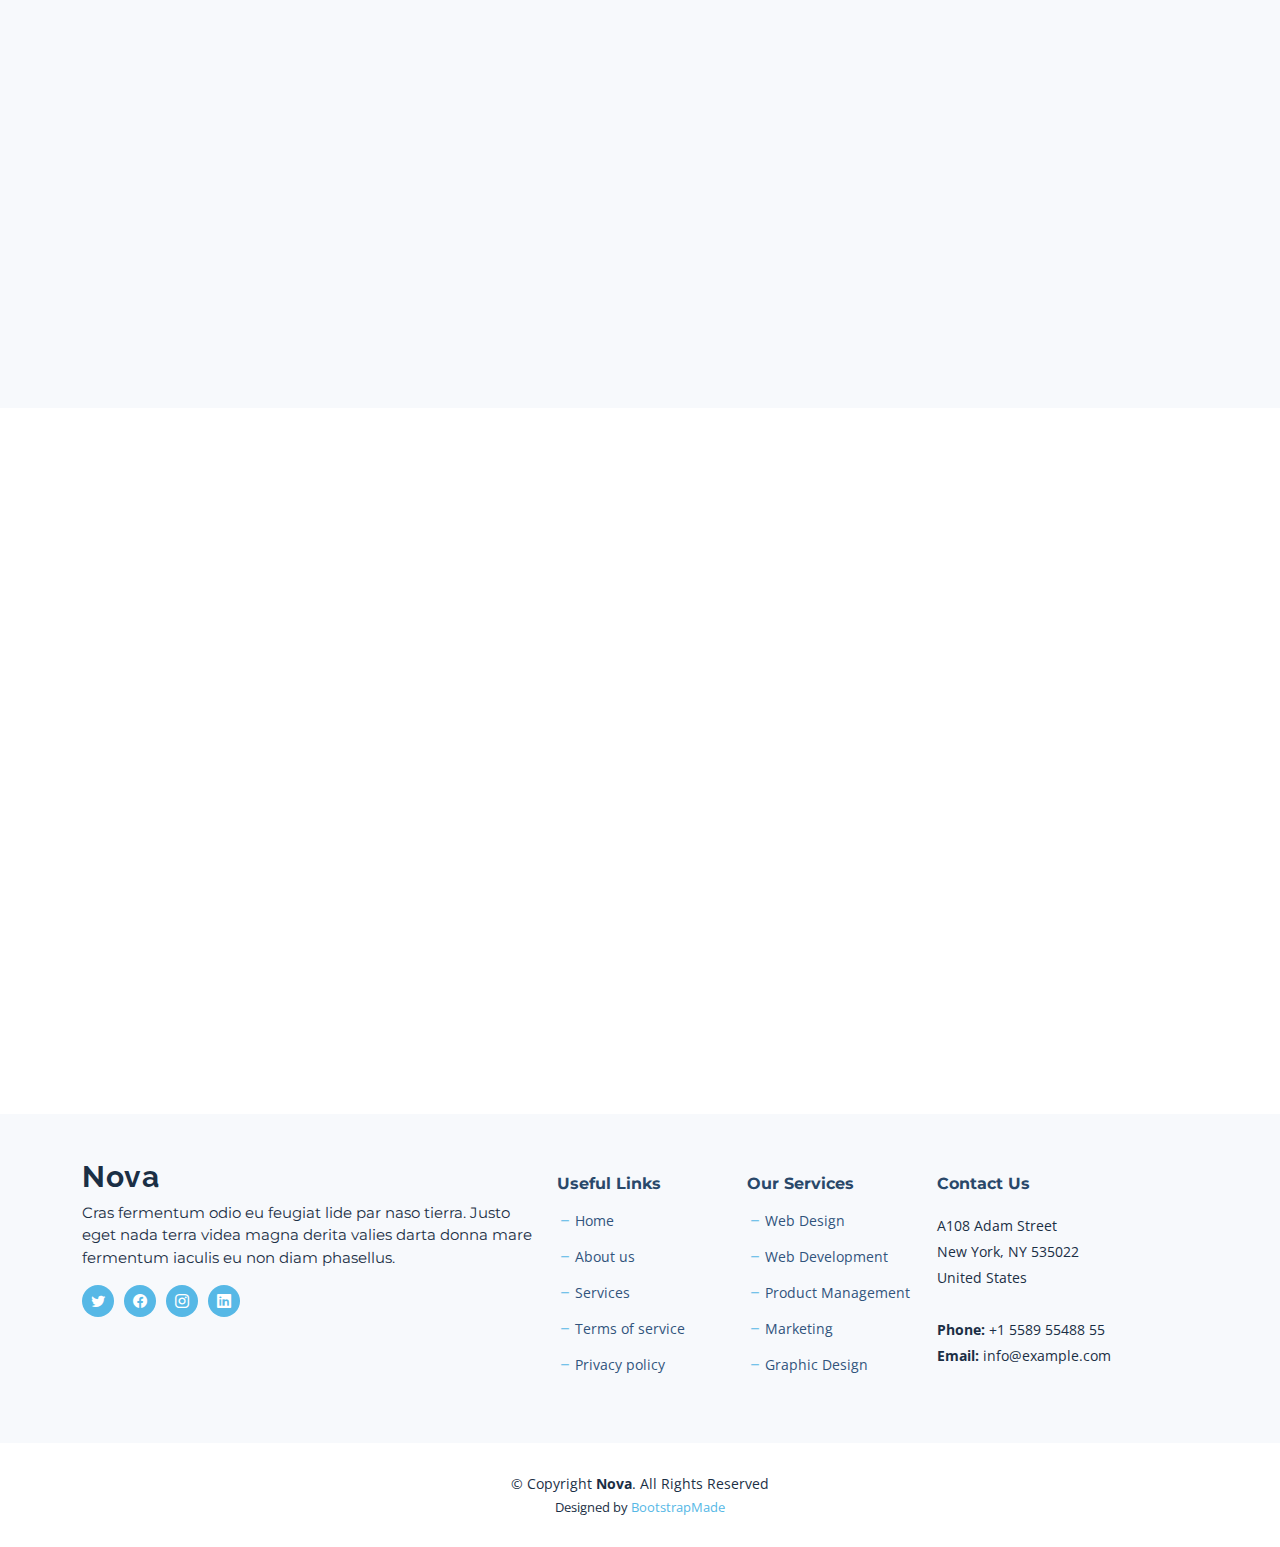
<file: Nova/index.html>
<!DOCTYPE html>
<html lang="en">

<head>
  <meta charset="utf-8">
  <meta content="width=device-width, initial-scale=1.0" name="viewport">

  <title>Nova Bootstrap Template - Index</title>
  <meta content="" name="description">
  <meta content="" name="keywords">

  <!-- Favicons -->
  <link href="assets/img/favicon.png" rel="icon">
  <link href="assets/img/apple-touch-icon.png" rel="apple-touch-icon">

  <!-- Google Fonts -->
  <link rel="preconnect" href="https://fonts.googleapis.com">
  <link rel="preconnect" href="https://fonts.gstatic.com" crossorigin>
  <link href="https://fonts.googleapis.com/css2?family=Open+Sans:ital,wght@0,300;0,400;0,500;0,600;0,700;1,300;1,400;1,600;1,700&family=Montserrat:ital,wght@0,300;0,400;0,500;0,600;0,700;1,300;1,400;1,500;1,600;1,700&family=Raleway:ital,wght@0,300;0,400;0,500;0,600;0,700;1,300;1,400;1,500;1,600;1,700&display=swap" rel="stylesheet">

  <!-- Vendor CSS Files -->
  <link href="assets/vendor/bootstrap/css/bootstrap.min.css" rel="stylesheet">
  <link href="assets/vendor/bootstrap-icons/bootstrap-icons.css" rel="stylesheet">
  <link href="assets/vendor/aos/aos.css" rel="stylesheet">
  <link href="assets/vendor/glightbox/css/glightbox.min.css" rel="stylesheet">
  <link href="assets/vendor/swiper/swiper-bundle.min.css" rel="stylesheet">
  <link href="assets/vendor/remixicon/remixicon.css" rel="stylesheet">

  <!-- Template Main CSS File -->
  <link href="assets/css/main.css" rel="stylesheet">

  <!-- =======================================================
  * Template Name: Nova - v1.1.0
  * Template URL: https://bootstrapmade.com/nova-bootstrap-business-template/
  * Author: BootstrapMade.com
  * License: https://bootstrapmade.com/license/
  ======================================================== -->
</head>

<body class="page-index">

  <!-- ======= Header ======= -->
  <header id="header" class="header d-flex align-items-center fixed-top">
    <div class="container-fluid container-xl d-flex align-items-center justify-content-between">

      <a href="index.html" class="logo d-flex align-items-center">
        <!-- Uncomment the line below if you also wish to use an image logo -->
        <!-- <img src="assets/img/logo.png" alt=""> -->
        <h1 class="d-flex align-items-center">Nova</h1>
      </a>

      <i class="mobile-nav-toggle mobile-nav-show bi bi-list"></i>
      <i class="mobile-nav-toggle mobile-nav-hide d-none bi bi-x"></i>

      <nav id="navbar" class="navbar">
        <ul>
          <li><a href="index.html" class="active">Home</a></li>
          <li><a href="about.html">About</a></li>
          <li><a href="services.html">Services</a></li>
          <li><a href="portfolio.html">Portfolio</a></li>
          <li><a href="team.html">Team</a></li>
          <li><a href="blog.html">Blog</a></li>
          <li class="dropdown"><a href="#"><span>Dropdown</span> <i class="bi bi-chevron-down dropdown-indicator"></i></a>
            <ul>
              <li><a href="#">Dropdown 1</a></li>
              <li class="dropdown"><a href="#"><span>Deep Dropdown</span> <i class="bi bi-chevron-down dropdown-indicator"></i></a>
                <ul>
                  <li><a href="#">Deep Dropdown 1</a></li>
                  <li><a href="#">Deep Dropdown 2</a></li>
                  <li><a href="#">Deep Dropdown 3</a></li>
                  <li><a href="#">Deep Dropdown 4</a></li>
                  <li><a href="#">Deep Dropdown 5</a></li>
                </ul>
              </li>
              <li><a href="#">Dropdown 2</a></li>
              <li><a href="#">Dropdown 3</a></li>
              <li><a href="#">Dropdown 4</a></li>
            </ul>
          </li>
          <li><a href="contact.html">Contact</a></li>
        </ul>
      </nav><!-- .navbar -->

    </div>
  </header><!-- End Header -->

  <!-- ======= Hero Section ======= -->
  <section id="hero" class="hero d-flex align-items-center">
    <div class="container">
      <div class="row">
        <div class="col-xl-4">
          <h2 data-aos="fade-up">Focus On What Matters</h2>
          <blockquote data-aos="fade-up" data-aos-delay="100">
            <p>Lorem ipsum dolor, sit amet consectetur adipisicing elit. Perspiciatis cum recusandae eum laboriosam voluptatem repudiandae odio, vel exercitationem officiis provident minima. </p>
          </blockquote>
          <div class="d-flex" data-aos="fade-up" data-aos-delay="200">
            <a href="#about" class="btn-get-started">Get Started</a>
            <a href="https://www.youtube.com/watch?v=LXb3EKWsInQ" class="glightbox btn-watch-video d-flex align-items-center"><i class="bi bi-play-circle"></i><span>Watch Video</span></a>
          </div>

        </div>
      </div>
    </div>
  </section><!-- End Hero Section -->

  <main id="main">

    <!-- ======= Why Choose Us Section ======= -->
    <section id="why-us" class="why-us">
      <div class="container" data-aos="fade-up">

        <div class="section-header">
          <h2>Why Choose Us</h2>

        </div>

        <div class="row g-0" data-aos="fade-up" data-aos-delay="200">

          <div class="col-xl-5 img-bg" style="background-image: url('assets/img/why-us-bg.jpg')"></div>
          <div class="col-xl-7 slides  position-relative">

            <div class="slides-1 swiper">
              <div class="swiper-wrapper">

                <div class="swiper-slide">
                  <div class="item">
                    <h3 class="mb-3">Let's grow your business together</h3>
                    <h4 class="mb-3">Optio reiciendis accusantium iusto architecto at quia minima maiores quidem, dolorum.</h4>
                    <p>Lorem ipsum dolor sit amet consectetur adipisicing elit. Repellendus, ipsam perferendis asperiores explicabo vel tempore velit totam, natus nesciunt accusantium dicta quod quibusdam ipsum maiores nobis non, eum. Ullam reiciendis dignissimos laborum aut, magni voluptatem velit doloribus quas sapiente optio.</p>
                  </div>
                </div><!-- End slide item -->

                <div class="swiper-slide">
                  <div class="item">
                    <h3 class="mb-3">Unde perspiciatis ut repellat dolorem</h3>
                    <h4 class="mb-3">Amet cumque nam sed voluptas doloribus iusto. Dolorem eos aliquam quis.</h4>
                    <p>Dolorem quia fuga consectetur voluptatem. Earum consequatur nulla maxime necessitatibus cum accusamus. Voluptatem dolorem ut numquam dolorum delectus autem veritatis facilis. Et ea ut repellat ea. Facere est dolores fugiat dolor.</p>
                  </div>
                </div><!-- End slide item -->

                <div class="swiper-slide">
                  <div class="item">
                    <h3 class="mb-3">Aliquid non alias minus</h3>
                    <h4 class="mb-3">Necessitatibus voluptatibus explicabo dolores a vitae voluptatum.</h4>
                    <p>Neque voluptates aut. Soluta aut perspiciatis porro deserunt. Voluptate ut itaque velit. Aut consectetur voluptatem aspernatur sequi sit laborum. Voluptas enim dolorum fugiat aut.</p>
                  </div>
                </div><!-- End slide item -->

                <div class="swiper-slide">
                  <div class="item">
                    <h3 class="mb-3">Necessitatibus suscipit non voluptatem quibusdam</h3>
                    <h4 class="mb-3">Tempora quos est ut quia adipisci ut voluptas. Deleniti laborum soluta nihil est. Eum similique neque autem ut.</h4>
                    <p>Ut rerum et autem vel. Et rerum molestiae aut sit vel incidunt sit at voluptatem. Saepe dolorem et sed voluptate impedit. Ad et qui sint at qui animi animi rerum.</p>
                  </div>
                </div><!-- End slide item -->

              </div>
              <div class="swiper-pagination"></div>
            </div>
            <div class="swiper-button-prev"></div>
            <div class="swiper-button-next"></div>
          </div>

        </div>

      </div>
    </section><!-- End Why Choose Us Section -->

    <!-- ======= Our Services Section ======= -->
    <section id="services-list" class="services-list">
      <div class="container" data-aos="fade-up">

        <div class="section-header">
          <h2>Our Services</h2>

        </div>

        <div class="row gy-5">

          <div class="col-lg-4 col-md-6 service-item d-flex" data-aos="fade-up" data-aos-delay="100">
            <div class="icon flex-shrink-0"><i class="bi bi-briefcase" style="color: #f57813;"></i></div>
            <div>
              <h4 class="title"><a href="#" class="stretched-link">Lorem Ipsum</a></h4>
              <p class="description">Voluptatum deleniti atque corrupti quos dolores et quas molestias excepturi sint occaecati cupiditate non provident</p>
            </div>
          </div>
          <!-- End Service Item -->

          <div class="col-lg-4 col-md-6 service-item d-flex" data-aos="fade-up" data-aos-delay="200">
            <div class="icon flex-shrink-0"><i class="bi bi-card-checklist" style="color: #15a04a;"></i></div>
            <div>
              <h4 class="title"><a href="#" class="stretched-link">Dolor Sitema</a></h4>
              <p class="description">Minim veniam, quis nostrud exercitation ullamco laboris nisi ut aliquip ex ea commodo consequat tarad limino ata</p>
            </div>
          </div><!-- End Service Item -->

          <div class="col-lg-4 col-md-6 service-item d-flex" data-aos="fade-up" data-aos-delay="300">
            <div class="icon flex-shrink-0"><i class="bi bi-bar-chart" style="color: #d90769;"></i></div>
            <div>
              <h4 class="title"><a href="#" class="stretched-link">Sed ut perspiciatis</a></h4>
              <p class="description">Duis aute irure dolor in reprehenderit in voluptate velit esse cillum dolore eu fugiat nulla pariatur</p>
            </div>
          </div><!-- End Service Item -->

          <div class="col-lg-4 col-md-6 service-item d-flex" data-aos="fade-up" data-aos-delay="400">
            <div class="icon flex-shrink-0"><i class="bi bi-binoculars" style="color: #15bfbc;"></i></div>
            <div>
              <h4 class="title"><a href="#" class="stretched-link">Magni Dolores</a></h4>
              <p class="description">Excepteur sint occaecat cupidatat non proident, sunt in culpa qui officia deserunt mollit anim id est laborum</p>
            </div>
          </div><!-- End Service Item -->

          <div class="col-lg-4 col-md-6 service-item d-flex" data-aos="fade-up" data-aos-delay="500">
            <div class="icon flex-shrink-0"><i class="bi bi-brightness-high" style="color: #f5cf13;"></i></div>
            <div>
              <h4 class="title"><a href="#" class="stretched-link">Nemo Enim</a></h4>
              <p class="description">At vero eos et accusamus et iusto odio dignissimos ducimus qui blanditiis praesentium voluptatum deleniti atque</p>
            </div>
          </div><!-- End Service Item -->

          <div class="col-lg-4 col-md-6 service-item d-flex" data-aos="fade-up" data-aos-delay="600">
            <div class="icon flex-shrink-0"><i class="bi bi-calendar4-week" style="color: #1335f5;"></i></div>
            <div>
              <h4 class="title"><a href="#" class="stretched-link">Eiusmod Tempor</a></h4>
              <p class="description">Et harum quidem rerum facilis est et expedita distinctio. Nam libero tempore, cum soluta nobis est eligendi</p>
            </div>
          </div><!-- End Service Item -->

        </div>

      </div>
    </section><!-- End Our Services Section -->

    <!-- ======= Call To Action Section ======= -->
    <section id="call-to-action" class="call-to-action">
      <div class="container" data-aos="fade-up">
        <div class="row justify-content-center">
          <div class="col-lg-6 text-center">
            <h3>Ut fugiat aliquam aut non</h3>
            <p>Duis aute irure dolor in reprehenderit in voluptate velit esse cillum dolore eu fugiat nulla pariatur. Excepteur sint occaecat cupidatat non proident.</p>
            <a class="cta-btn" href="#">Call To Action</a>
          </div>
        </div>

      </div>
    </section><!-- End Call To Action Section -->

    <!-- ======= Features Section ======= -->
    <section id="features" class="features">

      <div class="container" data-aos="fade-up">
        <div class="row">
          <div class="col-lg-7" data-aos="fade-up" data-aos-delay="100">
            <h3>Powerful Features for <br>Your Business</h3>

            <div class="row gy-4">

              <div class="col-md-6">
                <div class="icon-list d-flex">
                  <i class="ri-store-line" style="color: #ffbb2c;"></i>
                  <span>Easy Cart Features</span>
                </div>
              </div><!-- End Icon List Item-->

              <div class="col-md-6">
                <div class="icon-list d-flex">
                  <i class="ri-bar-chart-box-line" style="color: #5578ff;"></i>
                  <span>Sit amet consectetur adipisicing</span>
                </div>
              </div><!-- End Icon List Item-->

              <div class="col-md-6">
                <div class="icon-list d-flex">
                  <i class="ri-calendar-todo-line" style="color: #e80368;"></i>
                  <span>Ipsum Rerum Explicabo</span>
                </div>
              </div><!-- End Icon List Item-->

              <div class="col-md-6">
                <div class="icon-list d-flex">
                  <i class="ri-paint-brush-line" style="color: #e361ff;"></i>
                  <span>Easy Cart Features</span>
                </div>
              </div><!-- End Icon List Item-->

              <div class="col-md-6">
                <div class="icon-list d-flex">
                  <i class="ri-database-2-line" style="color: #47aeff;"></i>
                  <span>Easy Cart Features</span>
                </div>
              </div><!-- End Icon List Item-->

              <div class="col-md-6">
                <div class="icon-list d-flex">
                  <i class="ri-gradienter-line" style="color: #ffa76e;"></i>
                  <span>Sit amet consectetur adipisicing</span>
                </div>
              </div><!-- End Icon List Item-->

              <div class="col-md-6">
                <div class="icon-list d-flex">
                  <i class="ri-file-list-3-line" style="color: #11dbcf;"></i>
                  <span>Ipsum Rerum Explicabo</span>
                </div>
              </div><!-- End Icon List Item-->

              <div class="col-md-6">
                <div class="icon-list d-flex">
                  <i class="ri-base-station-line" style="color: #ff5828;"></i>
                  <span>Easy Cart Features</span>
                </div>
              </div><!-- End Icon List Item-->
            </div>
          </div>
          <div class="col-lg-5 position-relative" data-aos="fade-up" data-aos-delay="200">
            <div class="phone-wrap">
              <img src="assets/img/iphone.png" alt="Image" class="img-fluid">
            </div>
          </div>
        </div>

      </div>

      <div class="details">
        <div class="container" data-aos="fade-up" data-aos-delay="300">
          <div class="row">
            <div class="col-md-6">
              <h4>Labore Sdio Lidui<br>Bonde Naruto</h4>
              <p>Lorem ipsum dolor sit amet, consectetur adipisicing elit. Numquam nostrum molestias doloremque quae delectus odit minima corrupti blanditiis quo animi!</p>
              <a href="#about" class="btn-get-started">Get Started</a>
            </div>
          </div>

        </div>
      </div>

    </section><!-- End Features Section -->

    <!-- ======= Recent Blog Posts Section ======= -->
    <section id="recent-posts" class="recent-posts">
      <div class="container" data-aos="fade-up">

        <div class="section-header">
          <h2>Recent Blog Posts</h2>

        </div>

        <div class="row gy-5">

          <div class="col-xl-3 col-md-6" data-aos="fade-up" data-aos-delay="100">
            <div class="post-box">
              <div class="post-img"><img src="assets/img/blog/blog-1.jpg" class="img-fluid" alt=""></div>
              <div class="meta">
                <span class="post-date">Tue, December 12</span>
                <span class="post-author"> / Julia Parker</span>
              </div>
              <h3 class="post-title">Eum ad dolor et. Autem aut fugiat debitis</h3>
              <p>Illum voluptas ab enim placeat. Adipisci enim velit nulla. Vel omnis laudantium. Asperiores eum ipsa est officiis. Modi qui magni est...</p>
              <a href="blog-details.html" class="readmore stretched-link"><span>Read More</span><i class="bi bi-arrow-right"></i></a>
            </div>
          </div>

          <div class="col-xl-3 col-md-6" data-aos="fade-up" data-aos-delay="200">
            <div class="post-box">
              <div class="post-img"><img src="assets/img/blog/blog-2.jpg" class="img-fluid" alt=""></div>
              <div class="meta">
                <span class="post-date">Fri, September 05</span>
                <span class="post-author"> / Mario Douglas</span>
              </div>
              <h3 class="post-title">Et repellendus molestiae qui est sed omnis</h3>
              <p>Voluptatem nesciunt omnis libero autem tempora enim ut ipsam id. Odit quia ab eum assumenda. Quisquam omnis doloribus...</p>
              <a href="blog-details.html" class="readmore stretched-link"><span>Read More</span><i class="bi bi-arrow-right"></i></a>
            </div>
          </div>

          <div class="col-xl-3 col-md-6" data-aos="fade-up" data-aos-delay="300">
            <div class="post-box">
              <div class="post-img"><img src="assets/img/blog/blog-3.jpg" class="img-fluid" alt=""></div>
              <div class="meta">
                <span class="post-date">Tue, July 27</span>
                <span class="post-author"> / Lisa Hunter</span>
              </div>
              <h3 class="post-title">Quia assumenda est et veritati</h3>
              <p>Quia nam eaque omnis explicabo similique eum quaerat similique laboriosam. Quis omnis repellat sed quae consectetur magnam...</p>
              <a href="blog-details.html" class="readmore stretched-link"><span>Read More</span><i class="bi bi-arrow-right"></i></a>
            </div>
          </div>

          <div class="col-xl-3 col-md-6" data-aos="fade-up" data-aos-delay="400">
            <div class="post-box">
              <div class="post-img"><img src="assets/img/blog/blog-4.jpg" class="img-fluid" alt=""></div>
              <div class="meta">
                <span class="post-date">Tue, Sep 16</span>
                <span class="post-author"> / Mario Douglas</span>
              </div>
              <h3 class="post-title">Pariatur quia facilis similique deleniti</h3>
              <p>Et consequatur eveniet nam voluptas commodi cumque ea est ex. Aut quis omnis sint ipsum earum quia eligendi...</p>
              <a href="blog-details.html" class="readmore stretched-link"><span>Read More</span><i class="bi bi-arrow-right"></i></a>
            </div>
          </div>

        </div>

      </div>
    </section><!-- End Recent Blog Posts Section -->

  </main><!-- End #main -->

  <!-- ======= Footer ======= -->
  <footer id="footer" class="footer">

    <div class="footer-content">
      <div class="container">
        <div class="row gy-4">
          <div class="col-lg-5 col-md-12 footer-info">
            <a href="index.html" class="logo d-flex align-items-center">
              <span>Nova</span>
            </a>
            <p>Cras fermentum odio eu feugiat lide par naso tierra. Justo eget nada terra videa magna derita valies darta donna mare fermentum iaculis eu non diam phasellus.</p>
            <div class="social-links d-flex  mt-3">
              <a href="#" class="twitter"><i class="bi bi-twitter"></i></a>
              <a href="#" class="facebook"><i class="bi bi-facebook"></i></a>
              <a href="#" class="instagram"><i class="bi bi-instagram"></i></a>
              <a href="#" class="linkedin"><i class="bi bi-linkedin"></i></a>
            </div>
          </div>

          <div class="col-lg-2 col-6 footer-links">
            <h4>Useful Links</h4>
            <ul>
              <li><i class="bi bi-dash"></i> <a href="#">Home</a></li>
              <li><i class="bi bi-dash"></i> <a href="#">About us</a></li>
              <li><i class="bi bi-dash"></i> <a href="#">Services</a></li>
              <li><i class="bi bi-dash"></i> <a href="#">Terms of service</a></li>
              <li><i class="bi bi-dash"></i> <a href="#">Privacy policy</a></li>
            </ul>
          </div>

          <div class="col-lg-2 col-6 footer-links">
            <h4>Our Services</h4>
            <ul>
              <li><i class="bi bi-dash"></i> <a href="#">Web Design</a></li>
              <li><i class="bi bi-dash"></i> <a href="#">Web Development</a></li>
              <li><i class="bi bi-dash"></i> <a href="#">Product Management</a></li>
              <li><i class="bi bi-dash"></i> <a href="#">Marketing</a></li>
              <li><i class="bi bi-dash"></i> <a href="#">Graphic Design</a></li>
            </ul>
          </div>

          <div class="col-lg-3 col-md-12 footer-contact text-center text-md-start">
            <h4>Contact Us</h4>
            <p>
              A108 Adam Street <br>
              New York, NY 535022<br>
              United States <br><br>
              <strong>Phone:</strong> +1 5589 55488 55<br>
              <strong>Email:</strong> info@example.com<br>
            </p>

          </div>

        </div>
      </div>
    </div>

    <div class="footer-legal">
      <div class="container">
        <div class="copyright">
          &copy; Copyright <strong><span>Nova</span></strong>. All Rights Reserved
        </div>
        <div class="credits">
          <!-- All the links in the footer should remain intact. -->
          <!-- You can delete the links only if you purchased the pro version. -->
          <!-- Licensing information: https://bootstrapmade.com/license/ -->
          <!-- Purchase the pro version with working PHP/AJAX contact form: https://bootstrapmade.com/nova-bootstrap-business-template/ -->
          Designed by <a href="https://bootstrapmade.com/">BootstrapMade</a>
        </div>
      </div>
    </div>
  </footer><!-- End Footer -->
  <!-- End Footer -->

  <a href="#" class="scroll-top d-flex align-items-center justify-content-center"><i class="bi bi-arrow-up-short"></i></a>

  <div id="preloader"></div>

  <!-- Vendor JS Files -->
  <script src="assets/vendor/bootstrap/js/bootstrap.bundle.min.js"></script>
  <script src="assets/vendor/aos/aos.js"></script>
  <script src="assets/vendor/glightbox/js/glightbox.min.js"></script>
  <script src="assets/vendor/swiper/swiper-bundle.min.js"></script>
  <script src="assets/vendor/isotope-layout/isotope.pkgd.min.js"></script>
  <script src="assets/vendor/php-email-form/validate.js"></script>

  <!-- Template Main JS File -->
  <script src="assets/js/main.js"></script>

</body>

</html>
</file>
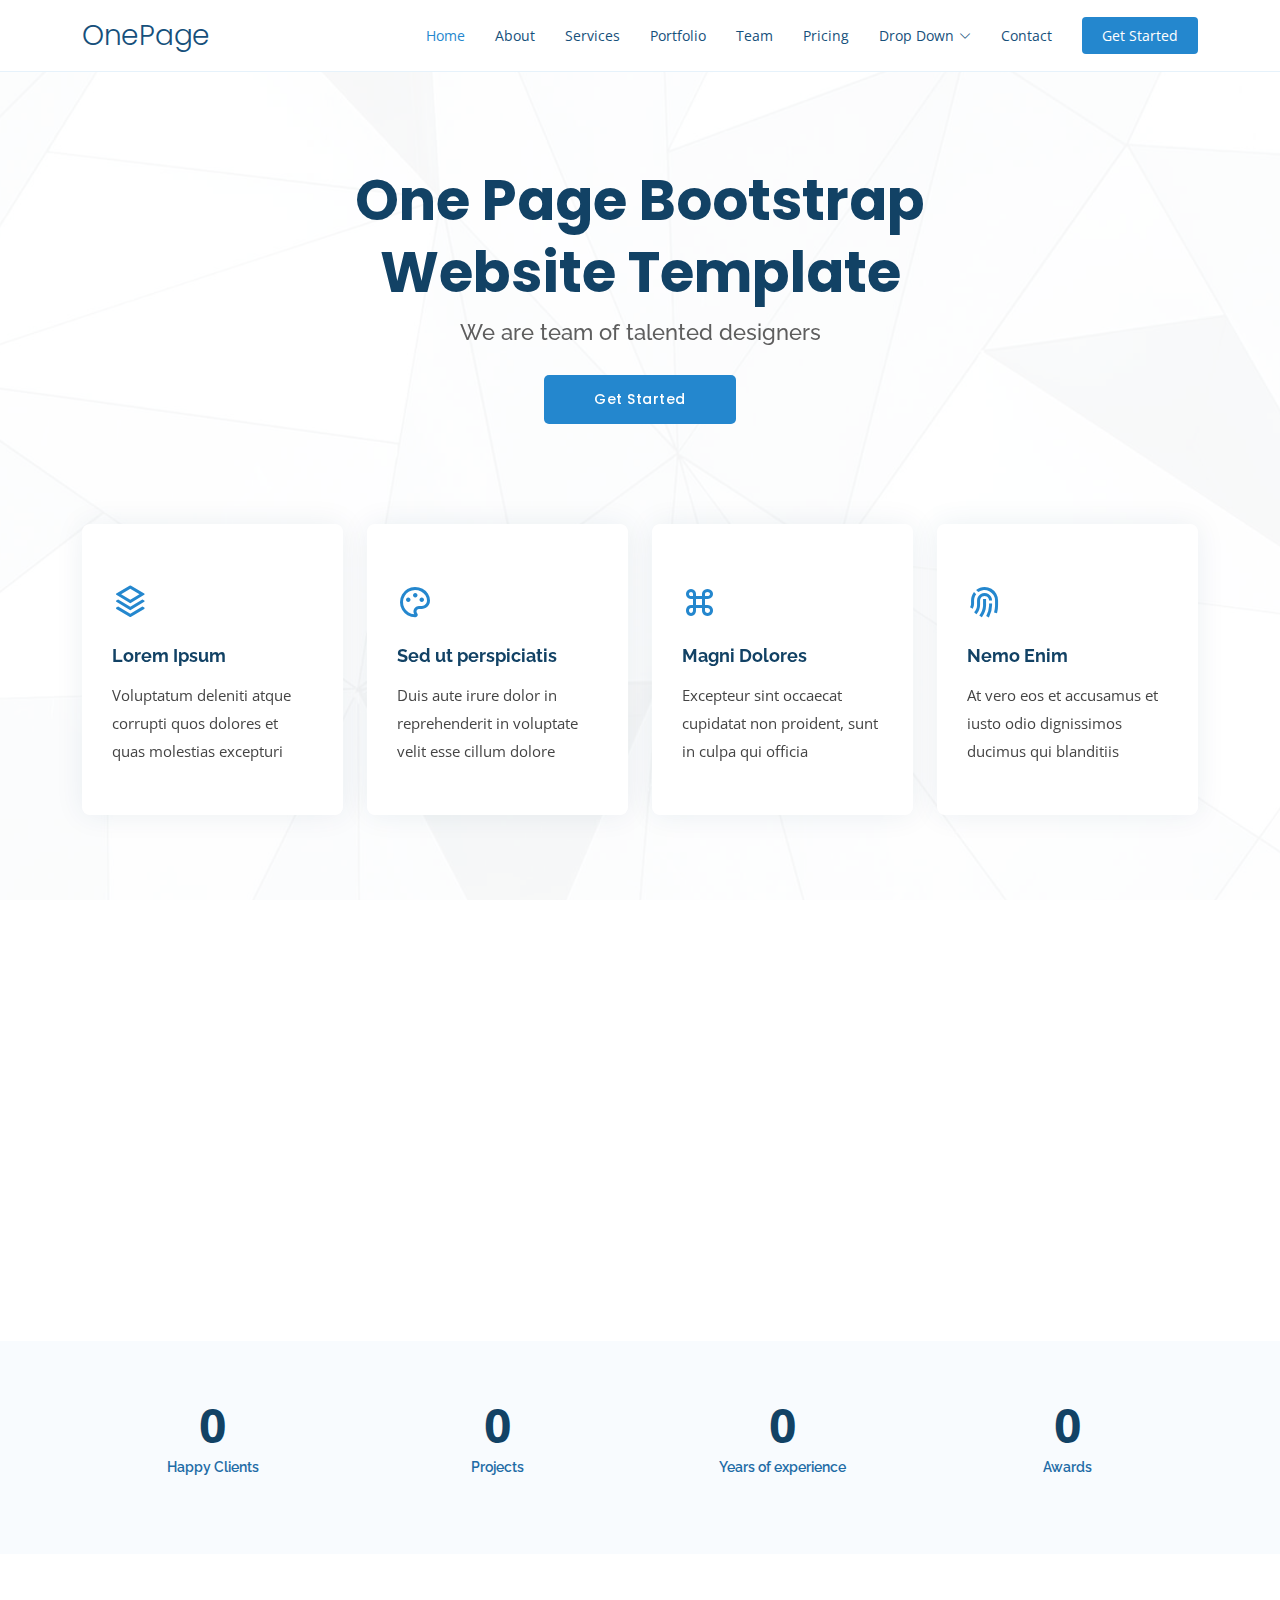
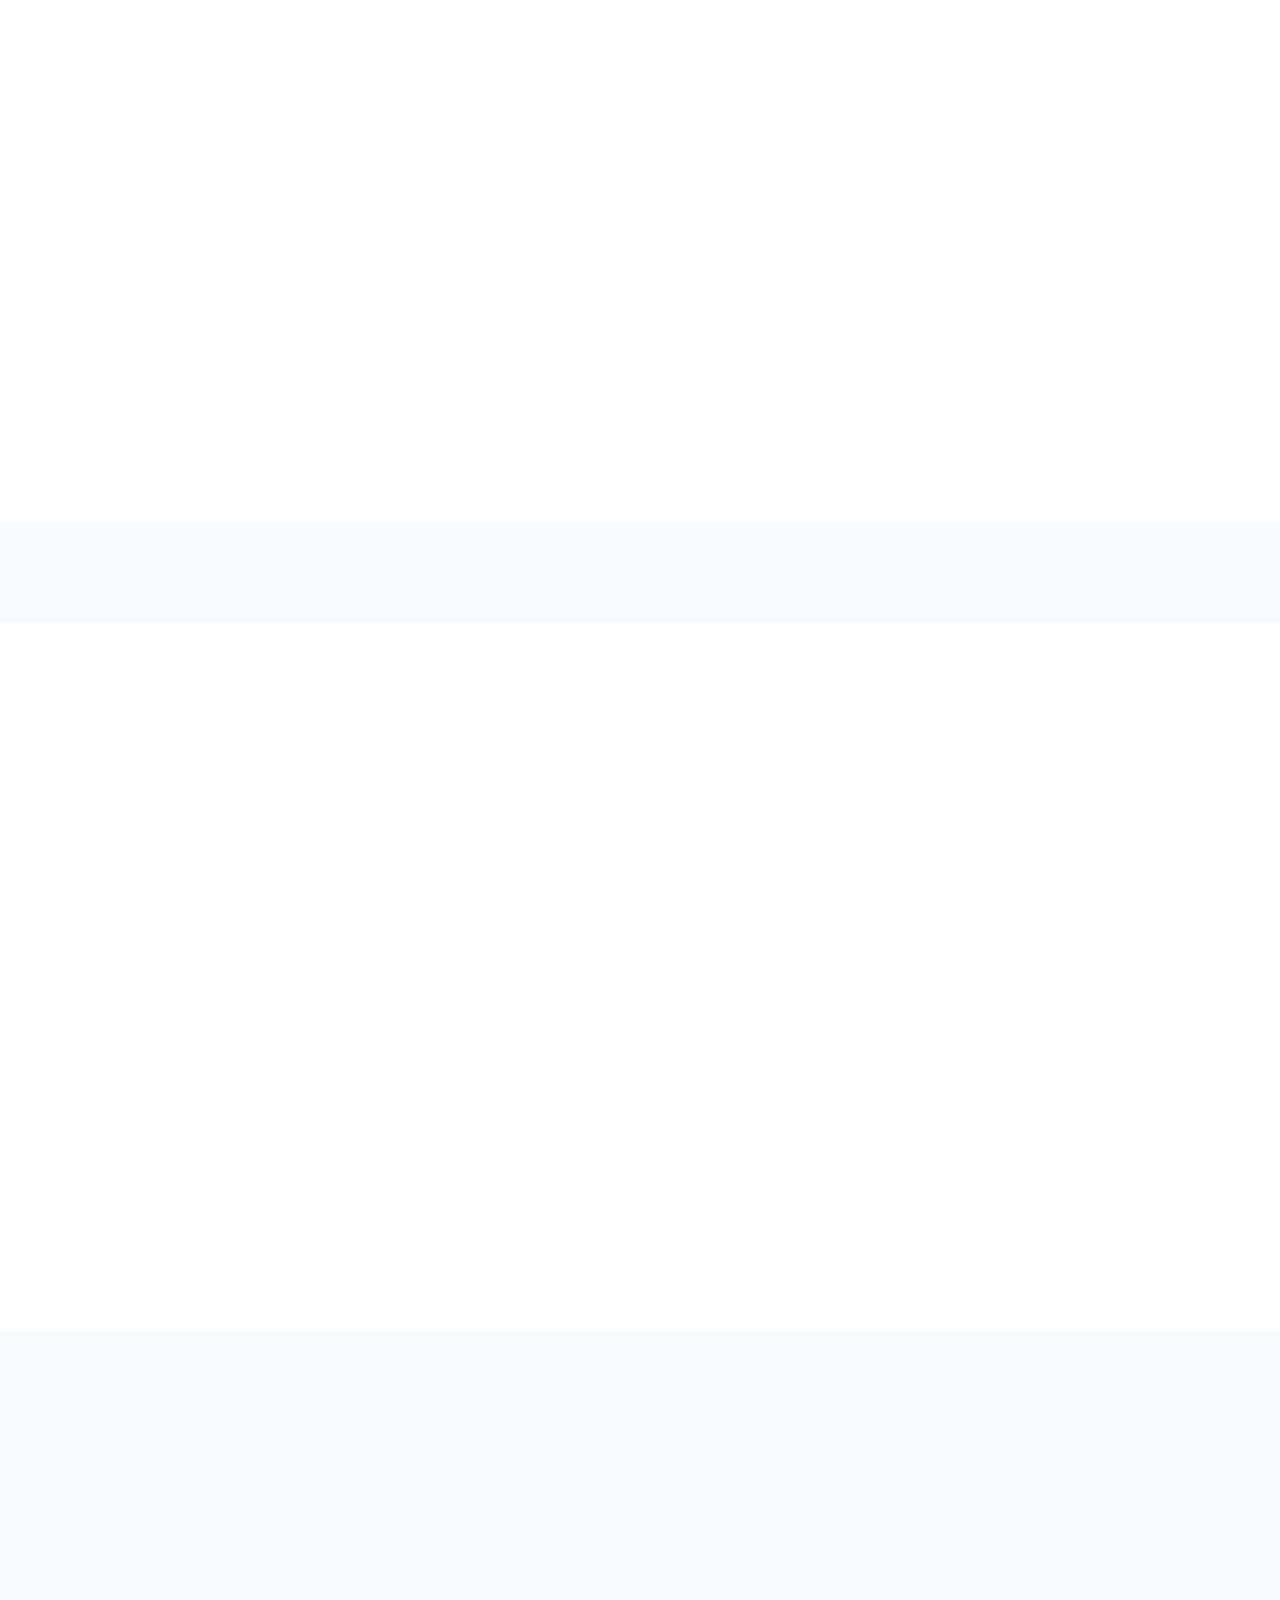
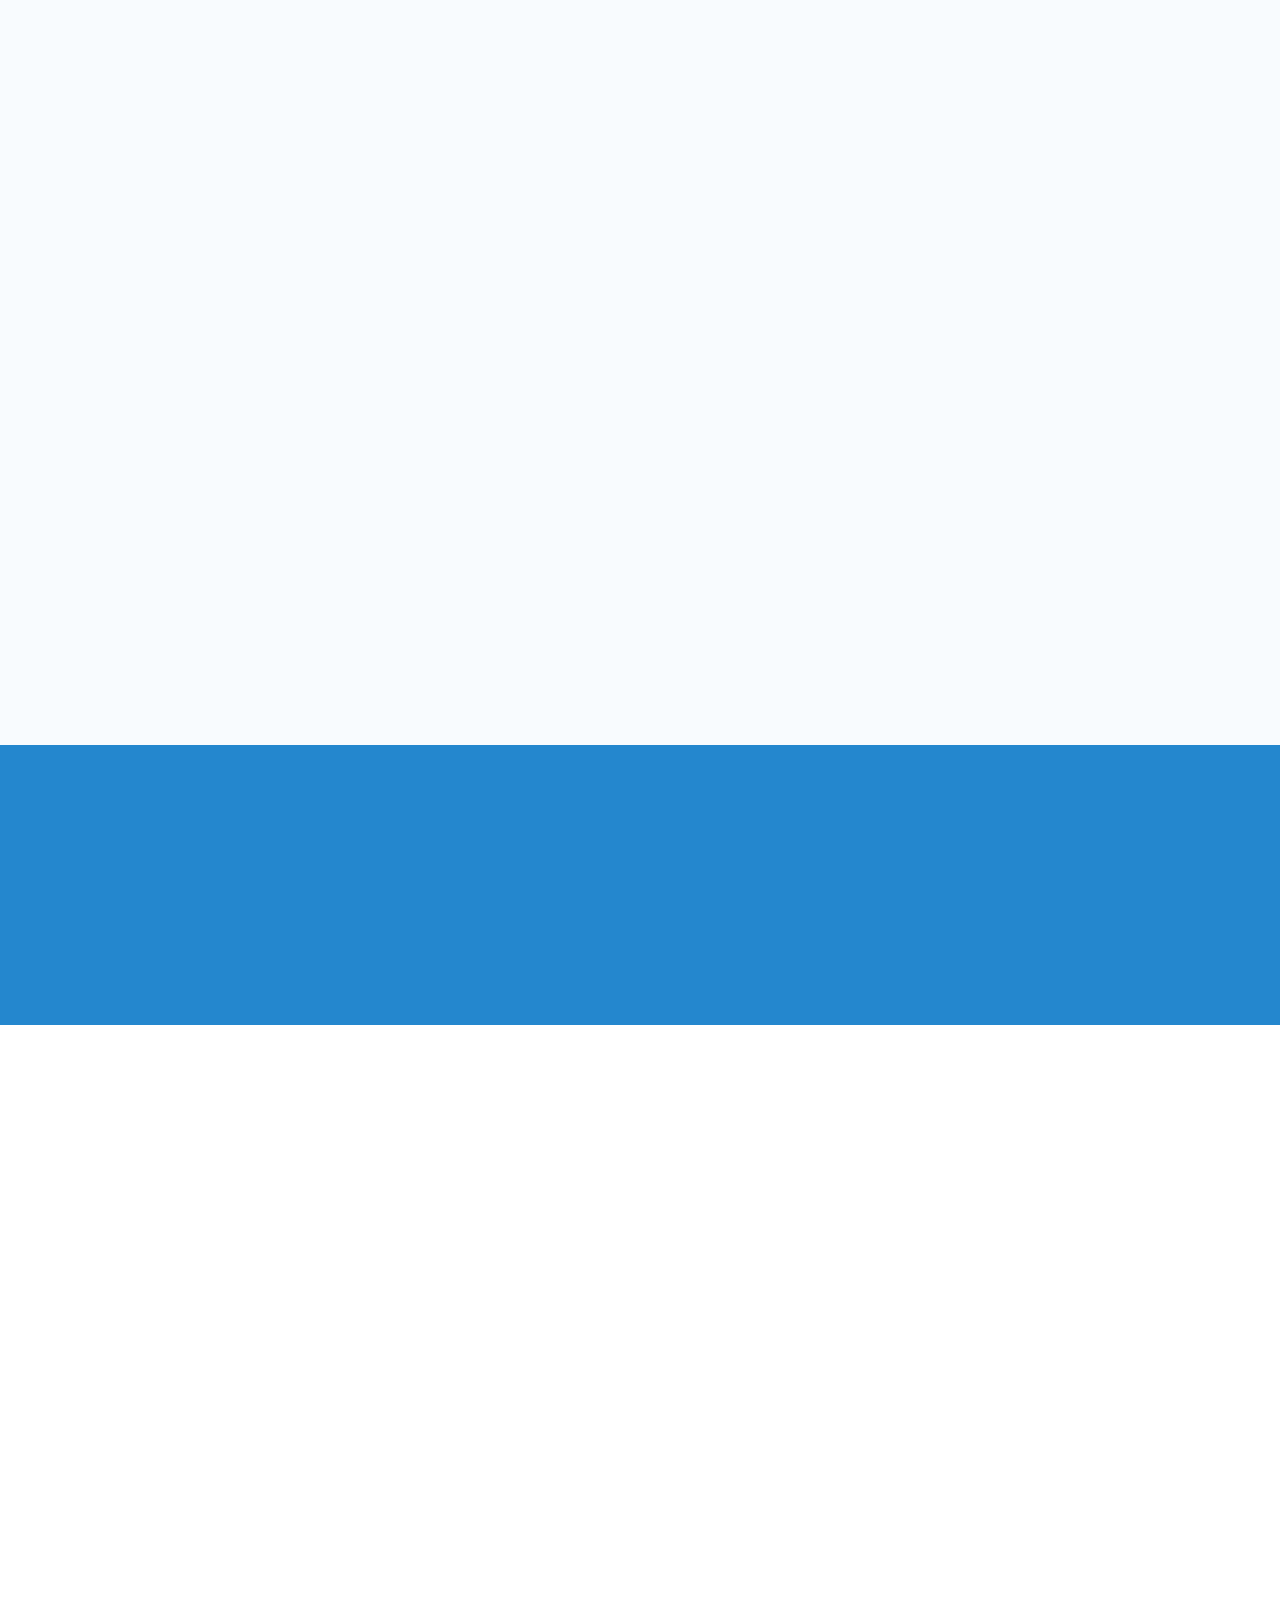
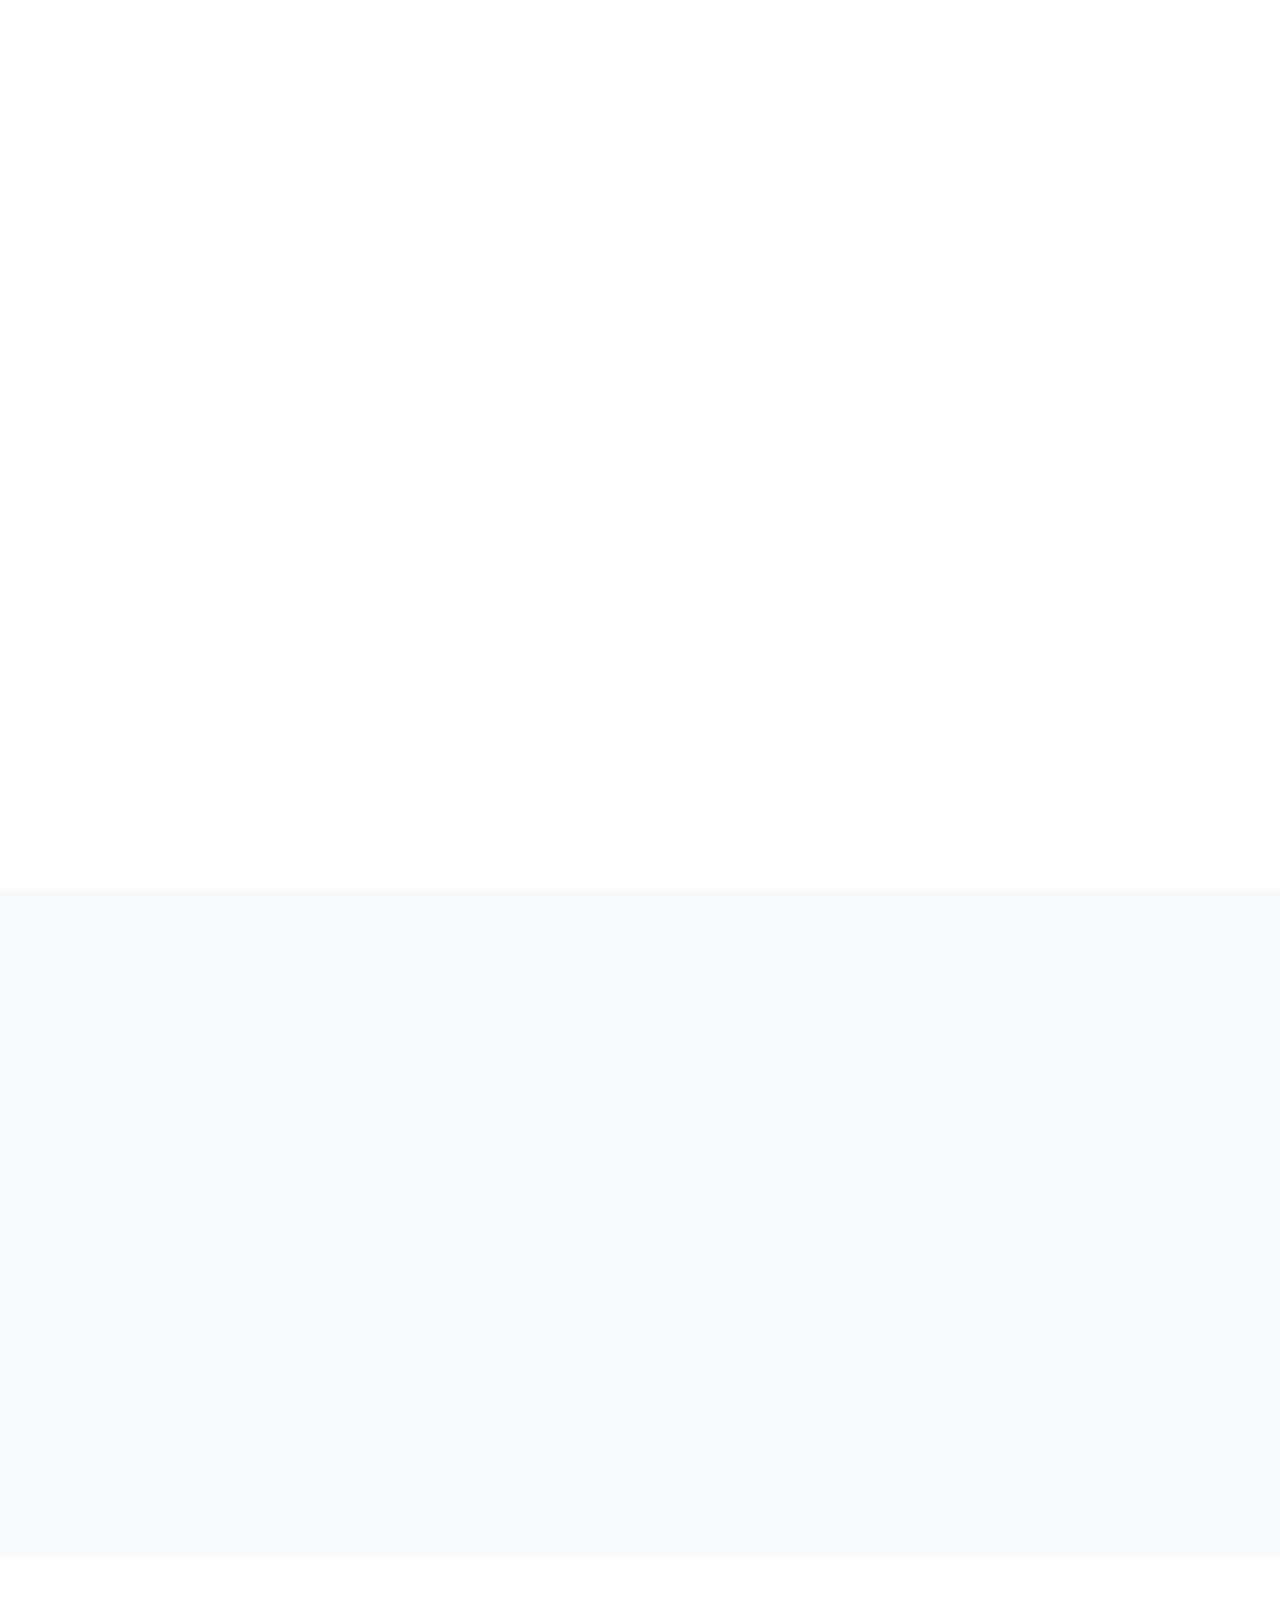
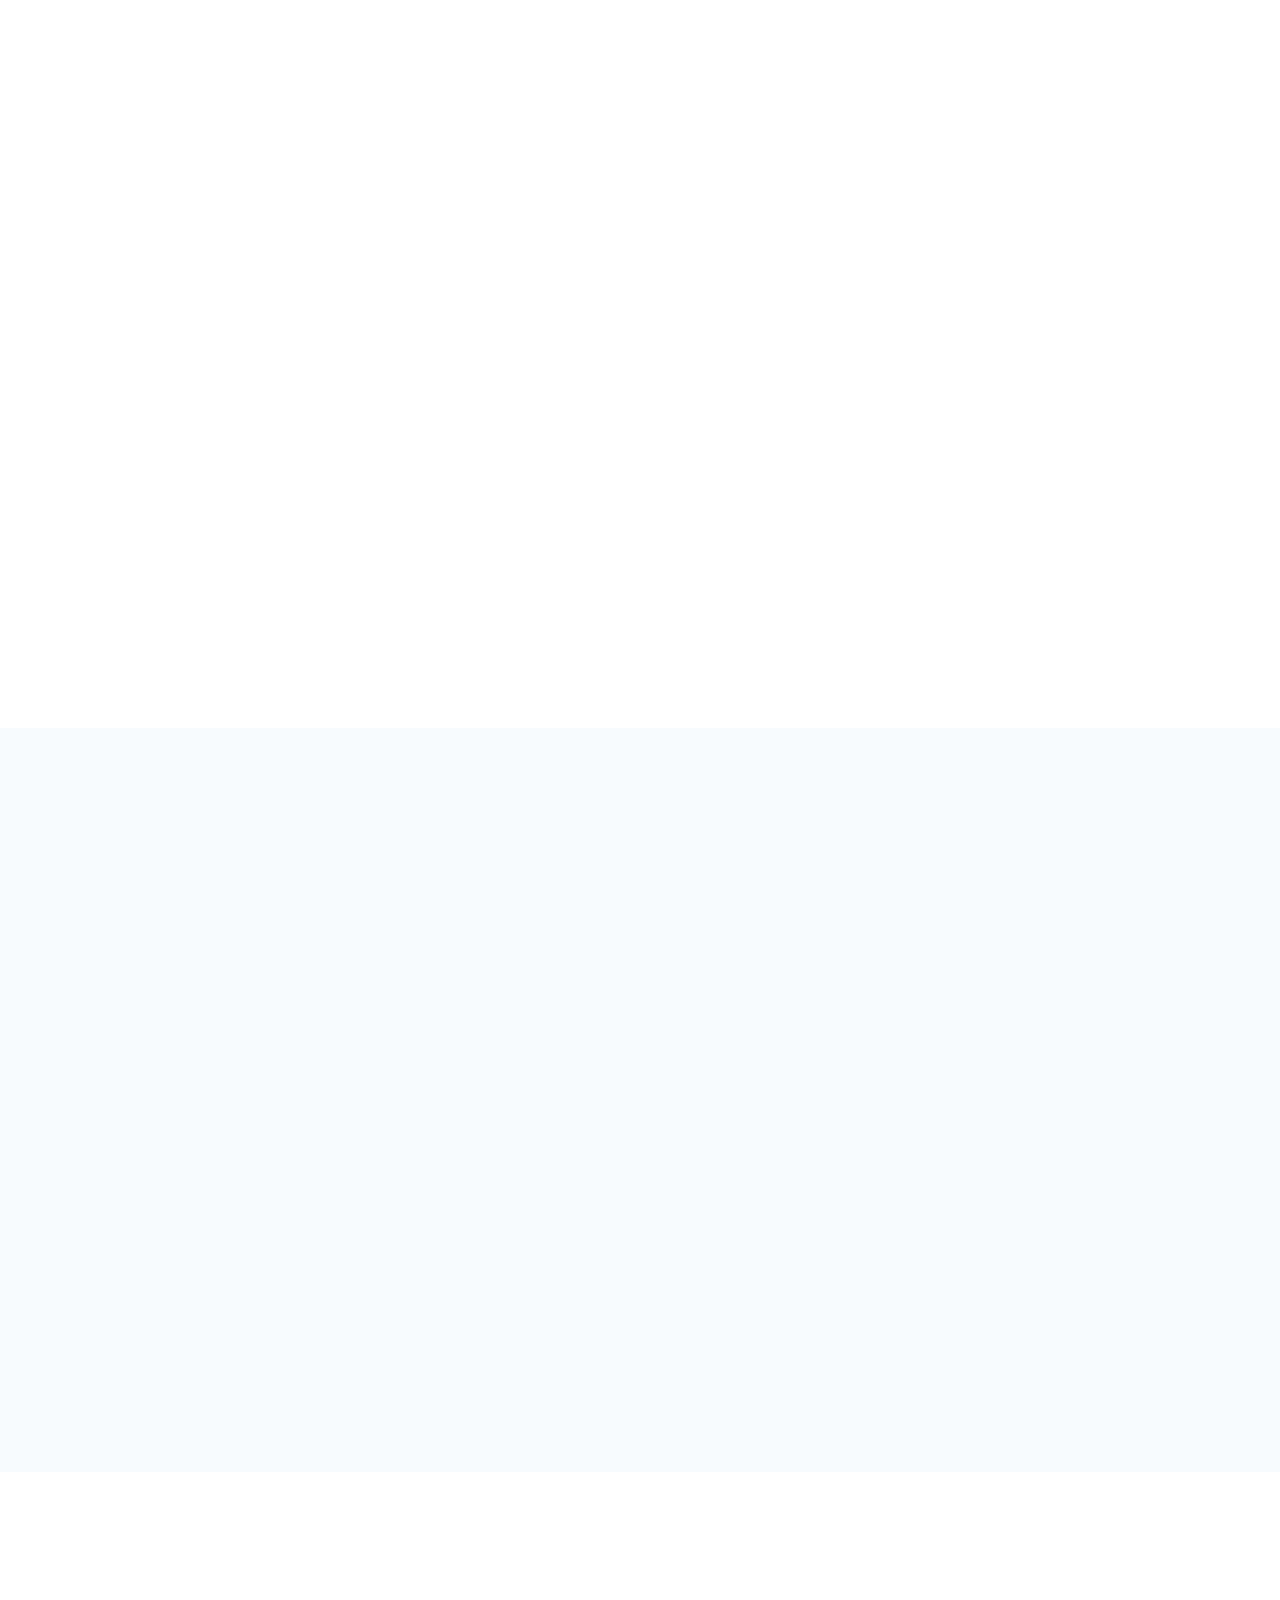
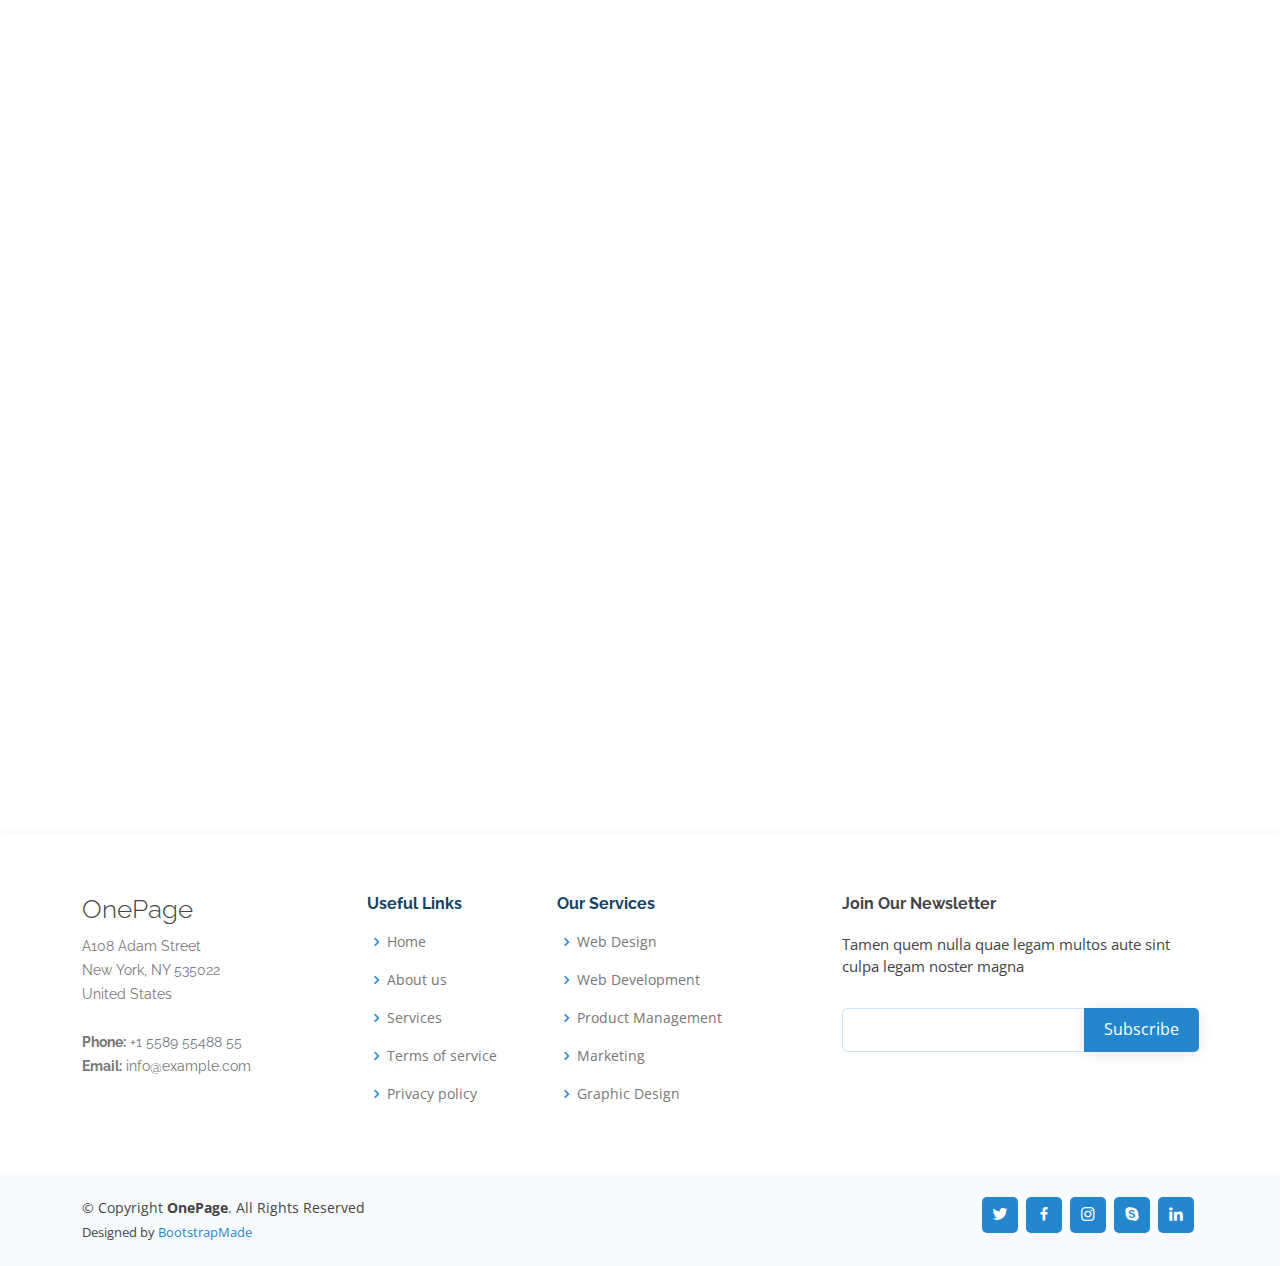
<file: OnePage/index.html>
<!DOCTYPE html>
<html lang="en">

<head>
  <meta charset="utf-8">
  <meta content="width=device-width, initial-scale=1.0" name="viewport">

  <title>OnePage Bootstrap Template - Index</title>
  <meta content="" name="description">
  <meta content="" name="keywords">

  <!-- Favicons -->
  <link href="assets/img/favicon.png" rel="icon">
  <link href="assets/img/apple-touch-icon.png" rel="apple-touch-icon">

  <!-- Google Fonts -->
  <link href="https://fonts.googleapis.com/css?family=Open+Sans:300,300i,400,400i,600,600i,700,700i|Raleway:300,300i,400,400i,500,500i,600,600i,700,700i|Poppins:300,300i,400,400i,500,500i,600,600i,700,700i" rel="stylesheet">

  <!-- Vendor CSS Files -->
  <link href="assets/vendor/aos/aos.css" rel="stylesheet">
  <link href="assets/vendor/bootstrap/css/bootstrap.min.css" rel="stylesheet">
  <link href="assets/vendor/bootstrap-icons/bootstrap-icons.css" rel="stylesheet">
  <link href="assets/vendor/boxicons/css/boxicons.min.css" rel="stylesheet">
  <link href="assets/vendor/glightbox/css/glightbox.min.css" rel="stylesheet">
  <link href="assets/vendor/remixicon/remixicon.css" rel="stylesheet">
  <link href="assets/vendor/swiper/swiper-bundle.min.css" rel="stylesheet">

  <!-- Template Main CSS File -->
  <link href="assets/css/style.css" rel="stylesheet">

  <!-- =======================================================
  * Template Name: OnePage - v4.8.1
  * Template URL: https://bootstrapmade.com/onepage-multipurpose-bootstrap-template/
  * Author: BootstrapMade.com
  * License: https://bootstrapmade.com/license/
  ======================================================== -->
</head>

<body>

  <!-- ======= Header ======= -->
  <header id="header" class="fixed-top">
    <div class="container d-flex align-items-center justify-content-between">

      <h1 class="logo"><a href="index.html">OnePage</a></h1>
      <!-- Uncomment below if you prefer to use an image logo -->
      <!-- <a href="index.html" class="logo"><img src="assets/img/logo.png" alt="" class="img-fluid"></a>-->

      <nav id="navbar" class="navbar">
        <ul>
          <li><a class="nav-link scrollto active" href="#hero">Home</a></li>
          <li><a class="nav-link scrollto" href="#about">About</a></li>
          <li><a class="nav-link scrollto" href="#services">Services</a></li>
          <li><a class="nav-link scrollto o" href="#portfolio">Portfolio</a></li>
          <li><a class="nav-link scrollto" href="#team">Team</a></li>
          <li><a class="nav-link scrollto" href="#pricing">Pricing</a></li>
          <li class="dropdown"><a href="#"><span>Drop Down</span> <i class="bi bi-chevron-down"></i></a>
            <ul>
              <li><a href="#">Drop Down 1</a></li>
              <li class="dropdown"><a href="#"><span>Deep Drop Down</span> <i class="bi bi-chevron-right"></i></a>
                <ul>
                  <li><a href="#">Deep Drop Down 1</a></li>
                  <li><a href="#">Deep Drop Down 2</a></li>
                  <li><a href="#">Deep Drop Down 3</a></li>
                  <li><a href="#">Deep Drop Down 4</a></li>
                  <li><a href="#">Deep Drop Down 5</a></li>
                </ul>
              </li>
              <li><a href="#">Drop Down 2</a></li>
              <li><a href="#">Drop Down 3</a></li>
              <li><a href="#">Drop Down 4</a></li>
            </ul>
          </li>
          <li><a class="nav-link scrollto" href="#contact">Contact</a></li>
          <li><a class="getstarted scrollto" href="#about">Get Started</a></li>
        </ul>
        <i class="bi bi-list mobile-nav-toggle"></i>
      </nav><!-- .navbar -->

    </div>
  </header><!-- End Header -->

  <!-- ======= Hero Section ======= -->
  <section id="hero" class="d-flex align-items-center">
    <div class="container position-relative" data-aos="fade-up" data-aos-delay="100">
      <div class="row justify-content-center">
        <div class="col-xl-7 col-lg-9 text-center">
          <h1>One Page Bootstrap Website Template</h1>
          <h2>We are team of talented designers</h2>
        </div>
      </div>
      <div class="text-center">
        <a href="#about" class="btn-get-started scrollto">Get Started</a>
      </div>

      <div class="row icon-boxes">
        <div class="col-md-6 col-lg-3 d-flex align-items-stretch mb-5 mb-lg-0" data-aos="zoom-in" data-aos-delay="200">
          <div class="icon-box">
            <div class="icon"><i class="ri-stack-line"></i></div>
            <h4 class="title"><a href="">Lorem Ipsum</a></h4>
            <p class="description">Voluptatum deleniti atque corrupti quos dolores et quas molestias excepturi</p>
          </div>
        </div>

        <div class="col-md-6 col-lg-3 d-flex align-items-stretch mb-5 mb-lg-0" data-aos="zoom-in" data-aos-delay="300">
          <div class="icon-box">
            <div class="icon"><i class="ri-palette-line"></i></div>
            <h4 class="title"><a href="">Sed ut perspiciatis</a></h4>
            <p class="description">Duis aute irure dolor in reprehenderit in voluptate velit esse cillum dolore</p>
          </div>
        </div>

        <div class="col-md-6 col-lg-3 d-flex align-items-stretch mb-5 mb-lg-0" data-aos="zoom-in" data-aos-delay="400">
          <div class="icon-box">
            <div class="icon"><i class="ri-command-line"></i></div>
            <h4 class="title"><a href="">Magni Dolores</a></h4>
            <p class="description">Excepteur sint occaecat cupidatat non proident, sunt in culpa qui officia</p>
          </div>
        </div>

        <div class="col-md-6 col-lg-3 d-flex align-items-stretch mb-5 mb-lg-0" data-aos="zoom-in" data-aos-delay="500">
          <div class="icon-box">
            <div class="icon"><i class="ri-fingerprint-line"></i></div>
            <h4 class="title"><a href="">Nemo Enim</a></h4>
            <p class="description">At vero eos et accusamus et iusto odio dignissimos ducimus qui blanditiis</p>
          </div>
        </div>

      </div>
    </div>
  </section><!-- End Hero -->

  <main id="main">

    <!-- ======= About Section ======= -->
    <section id="about" class="about">
      <div class="container" data-aos="fade-up">

        <div class="section-title">
          <h2>About Us</h2>
          <p>Magnam dolores commodi suscipit. Necessitatibus eius consequatur ex aliquid fuga eum quidem. </p>
        </div>

        <div class="row content">
          <div class="col-lg-6">
            <p>
              Lorem ipsum dolor sit amet, consectetur adipiscing elit, sed do eiusmod tempor incididunt ut labore et dolore
              magna aliqua.
            </p>
            <ul>
              <li><i class="ri-check-double-line"></i> Ullamco laboris nisi ut aliquip ex ea commodo consequat</li>
              <li><i class="ri-check-double-line"></i> Duis aute irure dolor in reprehenderit in voluptate velit</li>
              <li><i class="ri-check-double-line"></i> Ullamco laboris nisi ut aliquip ex ea commodo consequat</li>
            </ul>
          </div>
          <div class="col-lg-6 pt-4 pt-lg-0">
            <p>
              Ullamco laboris nisi ut aliquip ex ea commodo consequat. Duis aute irure dolor in reprehenderit in voluptate
              velit esse cillum dolore eu fugiat nulla pariatur. Excepteur sint occaecat cupidatat non proident, sunt in
              culpa qui officia deserunt mollit anim id est laborum.
            </p>
            <a href="#" class="btn-learn-more">Learn More</a>
          </div>
        </div>

      </div>
    </section><!-- End About Section -->

    <!-- ======= Counts Section ======= -->
    <section id="counts" class="counts section-bg">
      <div class="container">

        <div class="row justify-content-end">

          <div class="col-lg-3 col-md-5 col-6 d-md-flex align-items-md-stretch">
            <div class="count-box">
              <span data-purecounter-start="0" data-purecounter-end="65" data-purecounter-duration="2" class="purecounter"></span>
              <p>Happy Clients</p>
            </div>
          </div>

          <div class="col-lg-3 col-md-5 col-6 d-md-flex align-items-md-stretch">
            <div class="count-box">
              <span data-purecounter-start="0" data-purecounter-end="85" data-purecounter-duration="2" class="purecounter"></span>
              <p>Projects</p>
            </div>
          </div>

          <div class="col-lg-3 col-md-5 col-6 d-md-flex align-items-md-stretch">
            <div class="count-box">
              <span data-purecounter-start="0" data-purecounter-end="30" data-purecounter-duration="2" class="purecounter"></span>
              <p>Years of experience</p>
            </div>
          </div>

          <div class="col-lg-3 col-md-5 col-6 d-md-flex align-items-md-stretch">
            <div class="count-box">
              <span data-purecounter-start="0" data-purecounter-end="20" data-purecounter-duration="2" class="purecounter"></span>
              <p>Awards</p>
            </div>
          </div>

        </div>

      </div>
    </section><!-- End Counts Section -->

    <!-- ======= About Video Section ======= -->
    <section id="about-video" class="about-video">
      <div class="container" data-aos="fade-up">

        <div class="row">

          <div class="col-lg-6 video-box align-self-baseline" data-aos="fade-right" data-aos-delay="100">
            <img src="assets/img/about-video.jpg" class="img-fluid" alt="">
            <a href="https://www.youtube.com/watch?v=jDDaplaOz7Q" class="glightbox play-btn mb-4" data-vbtype="video" data-autoplay="true"></a>
          </div>

          <div class="col-lg-6 pt-3 pt-lg-0 content" data-aos="fade-left" data-aos-delay="100">
            <h3>Voluptatem dignissimos provident quasi corporis voluptates sit assumenda.</h3>
            <p class="fst-italic">
              Lorem ipsum dolor sit amet, consectetur adipiscing elit, sed do eiusmod tempor incididunt ut labore et dolore
              magna aliqua.
            </p>
            <ul>
              <li><i class="bx bx-check-double"></i> Ullamco laboris nisi ut aliquip ex ea commodo consequat.</li>
              <li><i class="bx bx-check-double"></i> Duis aute irure dolor in reprehenderit in voluptate velit.</li>
              <li><i class="bx bx-check-double"></i> Voluptate repellendus pariatur reprehenderit corporis sint.</li>
              <li><i class="bx bx-check-double"></i> Ullamco laboris nisi ut aliquip ex ea commodo consequat. Duis aute irure dolor in reprehenderit in voluptate trideta storacalaperda mastiro dolore eu fugiat nulla pariatur.</li>
            </ul>
            <p>
              Ullamco laboris nisi ut aliquip ex ea commodo consequat. Duis aute irure dolor in reprehenderit in voluptate
              velit esse cillum dolore eu fugiat nulla pariatur. Excepteur sint occaecat cupidatat non proident, sunt in
              culpa qui officia deserunt mollit anim id est laborum
            </p>
          </div>

        </div>

      </div>
    </section><!-- End About Video Section -->

    <!-- ======= Clients Section ======= -->
    <section id="clients" class="clients section-bg">
      <div class="container">

        <div class="row">

          <div class="col-lg-2 col-md-4 col-6 d-flex align-items-center justify-content-center" data-aos="zoom-in">
            <img src="assets/img/clients/client-1.png" class="img-fluid" alt="">
          </div>

          <div class="col-lg-2 col-md-4 col-6 d-flex align-items-center justify-content-center" data-aos="zoom-in">
            <img src="assets/img/clients/client-2.png" class="img-fluid" alt="">
          </div>

          <div class="col-lg-2 col-md-4 col-6 d-flex align-items-center justify-content-center" data-aos="zoom-in">
            <img src="assets/img/clients/client-3.png" class="img-fluid" alt="">
          </div>

          <div class="col-lg-2 col-md-4 col-6 d-flex align-items-center justify-content-center" data-aos="zoom-in">
            <img src="assets/img/clients/client-4.png" class="img-fluid" alt="">
          </div>

          <div class="col-lg-2 col-md-4 col-6 d-flex align-items-center justify-content-center" data-aos="zoom-in">
            <img src="assets/img/clients/client-5.png" class="img-fluid" alt="">
          </div>

          <div class="col-lg-2 col-md-4 col-6 d-flex align-items-center justify-content-center" data-aos="zoom-in">
            <img src="assets/img/clients/client-6.png" class="img-fluid" alt="">
          </div>

        </div>

      </div>
    </section><!-- End Clients Section -->

    <!-- ======= Testimonials Section ======= -->
    <section id="testimonials" class="testimonials">
      <div class="container" data-aos="fade-up">

        <div class="section-title">
          <h2>Testimonials</h2>
          <p>Magnam dolores commodi suscipit. Necessitatibus eius consequatur ex aliquid fuga eum quidem. Sit sint consectetur velit. Quisquam quos quisquam cupiditate. Et nemo qui impedit suscipit alias ea. Quia fugiat sit in iste officiis commodi quidem hic quas.</p>
        </div>

        <div class="testimonials-slider swiper" data-aos="fade-up" data-aos-delay="100">
          <div class="swiper-wrapper">

            <div class="swiper-slide">
              <div class="testimonial-item">
                <p>
                  <i class="bx bxs-quote-alt-left quote-icon-left"></i>
                  Proin iaculis purus consequat sem cure digni ssim donec porttitora entum suscipit rhoncus. Accusantium quam, ultricies eget id, aliquam eget nibh et. Maecen aliquam, risus at semper.
                  <i class="bx bxs-quote-alt-right quote-icon-right"></i>
                </p>
                <img src="assets/img/testimonials/testimonials-1.jpg" class="testimonial-img" alt="">
                <h3>Saul Goodman</h3>
                <h4>Ceo &amp; Founder</h4>
              </div>
            </div><!-- End testimonial item -->

            <div class="swiper-slide">
              <div class="testimonial-item">
                <p>
                  <i class="bx bxs-quote-alt-left quote-icon-left"></i>
                  Export tempor illum tamen malis malis eram quae irure esse labore quem cillum quid cillum eram malis quorum velit fore eram velit sunt aliqua noster fugiat irure amet legam anim culpa.
                  <i class="bx bxs-quote-alt-right quote-icon-right"></i>
                </p>
                <img src="assets/img/testimonials/testimonials-2.jpg" class="testimonial-img" alt="">
                <h3>Sara Wilsson</h3>
                <h4>Designer</h4>
              </div>
            </div><!-- End testimonial item -->

            <div class="swiper-slide">
              <div class="testimonial-item">
                <p>
                  <i class="bx bxs-quote-alt-left quote-icon-left"></i>
                  Enim nisi quem export duis labore cillum quae magna enim sint quorum nulla quem veniam duis minim tempor labore quem eram duis noster aute amet eram fore quis sint minim.
                  <i class="bx bxs-quote-alt-right quote-icon-right"></i>
                </p>
                <img src="assets/img/testimonials/testimonials-3.jpg" class="testimonial-img" alt="">
                <h3>Jena Karlis</h3>
                <h4>Store Owner</h4>
              </div>
            </div><!-- End testimonial item -->

            <div class="swiper-slide">
              <div class="testimonial-item">
                <p>
                  <i class="bx bxs-quote-alt-left quote-icon-left"></i>
                  Fugiat enim eram quae cillum dolore dolor amet nulla culpa multos export minim fugiat minim velit minim dolor enim duis veniam ipsum anim magna sunt elit fore quem dolore labore illum veniam.
                  <i class="bx bxs-quote-alt-right quote-icon-right"></i>
                </p>
                <img src="assets/img/testimonials/testimonials-4.jpg" class="testimonial-img" alt="">
                <h3>Matt Brandon</h3>
                <h4>Freelancer</h4>
              </div>
            </div><!-- End testimonial item -->

            <div class="swiper-slide">
              <div class="testimonial-item">
                <p>
                  <i class="bx bxs-quote-alt-left quote-icon-left"></i>
                  Quis quorum aliqua sint quem legam fore sunt eram irure aliqua veniam tempor noster veniam enim culpa labore duis sunt culpa nulla illum cillum fugiat legam esse veniam culpa fore nisi cillum quid.
                  <i class="bx bxs-quote-alt-right quote-icon-right"></i>
                </p>
                <img src="assets/img/testimonials/testimonials-5.jpg" class="testimonial-img" alt="">
                <h3>John Larson</h3>
                <h4>Entrepreneur</h4>
              </div>
            </div><!-- End testimonial item -->

          </div>
          <div class="swiper-pagination"></div>
        </div>

      </div>
    </section><!-- End Testimonials Section -->

    <!-- ======= Services Section ======= -->
    <section id="services" class="services section-bg">
      <div class="container" data-aos="fade-up">

        <div class="section-title">
          <h2>Sevices</h2>
          <p>Magnam dolores commodi suscipit. Necessitatibus eius consequatur ex aliquid fuga eum quidem. Sit sint consectetur velit. Quisquam quos quisquam cupiditate. Et nemo qui impedit suscipit alias ea. Quia fugiat sit in iste officiis commodi quidem hic quas.</p>
        </div>

        <div class="row">
          <div class="col-lg-4 col-md-6 d-flex align-items-stretch" data-aos="zoom-in" data-aos-delay="100">
            <div class="icon-box iconbox-blue">
              <div class="icon">
                <svg width="100" height="100" viewBox="0 0 600 600" xmlns="http://www.w3.org/2000/svg">
                  <path stroke="none" stroke-width="0" fill="#f5f5f5" d="M300,521.0016835830174C376.1290562159157,517.8887921683347,466.0731472004068,529.7835943286574,510.70327084640275,468.03025145048787C554.3714126377745,407.6079735673963,508.03601936045806,328.9844924480964,491.2728898941984,256.3432110539036C474.5976632858925,184.082847569629,479.9380746630129,96.60480741107993,416.23090153303,58.64404602377083C348.86323505073057,18.502131276798302,261.93793281208167,40.57373210992963,193.5410806939664,78.93577620505333C130.42746243093433,114.334589627462,98.30271207620316,179.96522072025542,76.75703585869454,249.04625023123273C51.97151888228291,328.5150500222984,13.704378332031375,421.85034740162234,66.52175969318436,486.19268352777647C119.04800174914682,550.1803526380478,217.28368757567262,524.383925680826,300,521.0016835830174"></path>
                </svg>
                <i class="bx bxl-dribbble"></i>
              </div>
              <h4><a href="">Lorem Ipsum</a></h4>
              <p>Voluptatum deleniti atque corrupti quos dolores et quas molestias excepturi</p>
            </div>
          </div>

          <div class="col-lg-4 col-md-6 d-flex align-items-stretch mt-4 mt-md-0" data-aos="zoom-in" data-aos-delay="200">
            <div class="icon-box iconbox-orange ">
              <div class="icon">
                <svg width="100" height="100" viewBox="0 0 600 600" xmlns="http://www.w3.org/2000/svg">
                  <path stroke="none" stroke-width="0" fill="#f5f5f5" d="M300,582.0697525312426C382.5290701553225,586.8405444964366,449.9789794690241,525.3245884688669,502.5850820975895,461.55621195738473C556.606425686781,396.0723002908107,615.8543463187945,314.28637112970534,586.6730223649479,234.56875336149918C558.9533121215079,158.8439757836574,454.9685369536778,164.00468322053177,381.49747125262974,130.76875717737553C312.15926192815925,99.40240125094834,248.97055460311594,18.661163978235184,179.8680185752513,50.54337015887873C110.5421016452524,82.52863877960104,119.82277516462835,180.83849132639028,109.12597500060166,256.43424936330496C100.08760227029461,320.3096726198365,92.17705696193138,384.0621239912766,124.79988738764834,439.7174275375508C164.83382741302287,508.01625554203684,220.96474134820875,577.5009287672846,300,582.0697525312426"></path>
                </svg>
                <i class="bx bx-file"></i>
              </div>
              <h4><a href="">Sed Perspiciatis</a></h4>
              <p>Duis aute irure dolor in reprehenderit in voluptate velit esse cillum dolore</p>
            </div>
          </div>

          <div class="col-lg-4 col-md-6 d-flex align-items-stretch mt-4 mt-lg-0" data-aos="zoom-in" data-aos-delay="300">
            <div class="icon-box iconbox-pink">
              <div class="icon">
                <svg width="100" height="100" viewBox="0 0 600 600" xmlns="http://www.w3.org/2000/svg">
                  <path stroke="none" stroke-width="0" fill="#f5f5f5" d="M300,541.5067337569781C382.14930387511276,545.0595476570109,479.8736841581634,548.3450877840088,526.4010558755058,480.5488172755941C571.5218469581645,414.80211281144784,517.5187510058486,332.0715597781072,496.52539010469104,255.14436215662573C477.37192572678356,184.95920475031193,473.57363656557914,105.61284051026155,413.0603344069578,65.22779650032875C343.27470386102294,18.654635553484475,251.2091493199835,5.337323636656869,175.0934190732945,40.62881213300186C97.87086631185822,76.43348514350839,51.98124368387456,156.15599469081315,36.44837278890362,239.84606092416172C21.716077023791087,319.22268207091537,43.775223500013084,401.1760424656574,96.891909868211,461.97329694683043C147.22146801428983,519.5804099606455,223.5754009179313,538.201503339737,300,541.5067337569781"></path>
                </svg>
                <i class="bx bx-tachometer"></i>
              </div>
              <h4><a href="">Magni Dolores</a></h4>
              <p>Excepteur sint occaecat cupidatat non proident, sunt in culpa qui officia</p>
            </div>
          </div>

          <div class="col-lg-4 col-md-6 d-flex align-items-stretch mt-4" data-aos="zoom-in" data-aos-delay="100">
            <div class="icon-box iconbox-yellow">
              <div class="icon">
                <svg width="100" height="100" viewBox="0 0 600 600" xmlns="http://www.w3.org/2000/svg">
                  <path stroke="none" stroke-width="0" fill="#f5f5f5" d="M300,503.46388370962813C374.79870501325706,506.71871716319447,464.8034551963731,527.1746412648533,510.4981551193396,467.86667711651364C555.9287308511215,408.9015244558933,512.6030010748507,327.5744911775523,490.211057578863,256.5855673507754C471.097692560561,195.9906835881958,447.69079081568157,138.11976852964426,395.19560036434837,102.3242989838813C329.3053358748298,57.3949838291264,248.02791733380457,8.279543830951368,175.87071277845988,42.242879143198664C103.41431057327972,76.34704239035025,93.79494320519305,170.9812938413882,81.28167332365135,250.07896920659033C70.17666984294237,320.27484674793965,64.84698225790005,396.69656628748305,111.28512138212992,450.4950937839243C156.20124167950087,502.5303643271138,231.32542653798444,500.4755392045468,300,503.46388370962813"></path>
                </svg>
                <i class="bx bx-layer"></i>
              </div>
              <h4><a href="">Nemo Enim</a></h4>
              <p>At vero eos et accusamus et iusto odio dignissimos ducimus qui blanditiis</p>
            </div>
          </div>

          <div class="col-lg-4 col-md-6 d-flex align-items-stretch mt-4" data-aos="zoom-in" data-aos-delay="200">
            <div class="icon-box iconbox-red">
              <div class="icon">
                <svg width="100" height="100" viewBox="0 0 600 600" xmlns="http://www.w3.org/2000/svg">
                  <path stroke="none" stroke-width="0" fill="#f5f5f5" d="M300,532.3542879108572C369.38199826031484,532.3153073249985,429.10787420159085,491.63046689027357,474.5244479745417,439.17860296908856C522.8885846962883,383.3225815378663,569.1668002868075,314.3205725914397,550.7432151929288,242.7694973846089C532.6665558377875,172.5657663291529,456.2379748765914,142.6223662098291,390.3689995646985,112.34683881706744C326.66090330228417,83.06452184765237,258.84405631176094,53.51806209861945,193.32584062364296,78.48882559362697C121.61183558270385,105.82097193414197,62.805066853699245,167.19869350419734,48.57481801355237,242.6138429142374C34.843463184063346,315.3850353017275,76.69343916112496,383.4422959591041,125.22947124332185,439.3748458443577C170.7312796277747,491.8107796887764,230.57421082200815,532.3932930995766,300,532.3542879108572"></path>
                </svg>
                <i class="bx bx-slideshow"></i>
              </div>
              <h4><a href="">Dele Cardo</a></h4>
              <p>Quis consequatur saepe eligendi voluptatem consequatur dolor consequuntur</p>
            </div>
          </div>

          <div class="col-lg-4 col-md-6 d-flex align-items-stretch mt-4" data-aos="zoom-in" data-aos-delay="300">
            <div class="icon-box iconbox-teal">
              <div class="icon">
                <svg width="100" height="100" viewBox="0 0 600 600" xmlns="http://www.w3.org/2000/svg">
                  <path stroke="none" stroke-width="0" fill="#f5f5f5" d="M300,566.797414625762C385.7384707136149,576.1784315230908,478.7894351017131,552.8928747891023,531.9192734346935,484.94944893311C584.6109503024035,417.5663521118492,582.489472248146,322.67544863468447,553.9536738515405,242.03673114598146C529.1557734026468,171.96086150256528,465.24506316201064,127.66468636344209,395.9583748389544,100.7403814666027C334.2173773831606,76.7482773500951,269.4350130405921,84.62216499799875,207.1952322260088,107.2889140133804C132.92018162631612,134.33871894543012,41.79353780512637,160.00259165414826,22.644507872594943,236.69541883565114C3.319112789854554,314.0945973066697,72.72355303640163,379.243833228382,124.04198916343866,440.3218312028393C172.9286146004772,498.5055451809895,224.45579914871206,558.5317968840102,300,566.797414625762"></path>
                </svg>
                <i class="bx bx-arch"></i>
              </div>
              <h4><a href="">Divera Don</a></h4>
              <p>Modi nostrum vel laborum. Porro fugit error sit minus sapiente sit aspernatur</p>
            </div>
          </div>

        </div>

      </div>
    </section><!-- End Sevices Section -->

    <!-- ======= Cta Section ======= -->
    <section id="cta" class="cta">
      <div class="container" data-aos="zoom-in">
        <div class="text-center">
          <h3>Call To Action</h3>
          <p> Duis aute irure dolor in reprehenderit in voluptate velit esse cillum dolore eu fugiat nulla pariatur. Excepteur sint occaecat cupidatat non proident, sunt in culpa qui officia deserunt mollit anim id est laborum.</p>
          <a class="cta-btn" href="#">Call To Action</a>
        </div>
      </div>
    </section><!-- End Cta Section -->

    <!-- ======= Portfolio Section ======= -->
    <section id="portfolio" class="portfolio">
      <div class="container" data-aos="fade-up">

        <div class="section-title">
          <h2>Portfolio</h2>
          <p>Magnam dolores commodi suscipit. Necessitatibus eius consequatur ex aliquid fuga eum quidem. Sit sint consectetur velit. Quisquam quos quisquam cupiditate. Et nemo qui impedit suscipit alias ea. Quia fugiat sit in iste officiis commodi quidem hic quas.</p>
        </div>

        <div class="row" data-aos="fade-up" data-aos-delay="150">
          <div class="col-lg-12 d-flex justify-content-center">
            <ul id="portfolio-flters">
              <li data-filter="*" class="filter-active">All</li>
              <li data-filter=".filter-app">App</li>
              <li data-filter=".filter-card">Card</li>
              <li data-filter=".filter-web">Web</li>
            </ul>
          </div>
        </div>

        <div class="row portfolio-container" data-aos="fade-up" data-aos-delay="300">

          <div class="col-lg-4 col-md-6 portfolio-item filter-app">
            <div class="portfolio-wrap">
              <img src="assets/img/portfolio/portfolio-1.jpg" class="img-fluid" alt="">
              <div class="portfolio-info">
                <h4>App 1</h4>
                <p>App</p>
                <div class="portfolio-links">
                  <a href="assets/img/portfolio/portfolio-1.jpg" data-gallery="portfolioGallery" class="portfolio-lightbox" title="App 1"><i class="bx bx-plus"></i></a>
                  <a href="portfolio-details.html" title="More Details"><i class="bx bx-link"></i></a>
                </div>
              </div>
            </div>
          </div>

          <div class="col-lg-4 col-md-6 portfolio-item filter-web">
            <div class="portfolio-wrap">
              <img src="assets/img/portfolio/portfolio-2.jpg" class="img-fluid" alt="">
              <div class="portfolio-info">
                <h4>Web 3</h4>
                <p>Web</p>
                <div class="portfolio-links">
                  <a href="assets/img/portfolio/portfolio-2.jpg" data-gallery="portfolioGallery" class="portfolio-lightbox" title="Web 3"><i class="bx bx-plus"></i></a>
                  <a href="portfolio-details.html" title="More Details"><i class="bx bx-link"></i></a>
                </div>
              </div>
            </div>
          </div>

          <div class="col-lg-4 col-md-6 portfolio-item filter-app">
            <div class="portfolio-wrap">
              <img src="assets/img/portfolio/portfolio-3.jpg" class="img-fluid" alt="">
              <div class="portfolio-info">
                <h4>App 2</h4>
                <p>App</p>
                <div class="portfolio-links">
                  <a href="assets/img/portfolio/portfolio-3.jpg" data-gallery="portfolioGallery" class="portfolio-lightbox" title="App 2"><i class="bx bx-plus"></i></a>
                  <a href="portfolio-details.html" title="More Details"><i class="bx bx-link"></i></a>
                </div>
              </div>
            </div>
          </div>

          <div class="col-lg-4 col-md-6 portfolio-item filter-card">
            <div class="portfolio-wrap">
              <img src="assets/img/portfolio/portfolio-4.jpg" class="img-fluid" alt="">
              <div class="portfolio-info">
                <h4>Card 2</h4>
                <p>Card</p>
                <div class="portfolio-links">
                  <a href="assets/img/portfolio/portfolio-4.jpg" data-gallery="portfolioGallery" class="portfolio-lightbox" title="Card 2"><i class="bx bx-plus"></i></a>
                  <a href="portfolio-details.html" title="More Details"><i class="bx bx-link"></i></a>
                </div>
              </div>
            </div>
          </div>

          <div class="col-lg-4 col-md-6 portfolio-item filter-web">
            <div class="portfolio-wrap">
              <img src="assets/img/portfolio/portfolio-5.jpg" class="img-fluid" alt="">
              <div class="portfolio-info">
                <h4>Web 2</h4>
                <p>Web</p>
                <div class="portfolio-links">
                  <a href="assets/img/portfolio/portfolio-5.jpg" data-gallery="portfolioGallery" class="portfolio-lightbox" title="Web 2"><i class="bx bx-plus"></i></a>
                  <a href="portfolio-details.html" title="More Details"><i class="bx bx-link"></i></a>
                </div>
              </div>
            </div>
          </div>

          <div class="col-lg-4 col-md-6 portfolio-item filter-app">
            <div class="portfolio-wrap">
              <img src="assets/img/portfolio/portfolio-6.jpg" class="img-fluid" alt="">
              <div class="portfolio-info">
                <h4>App 3</h4>
                <p>App</p>
                <div class="portfolio-links">
                  <a href="assets/img/portfolio/portfolio-6.jpg" data-gallery="portfolioGallery" class="portfolio-lightbox" title="App 3"><i class="bx bx-plus"></i></a>
                  <a href="portfolio-details.html" title="More Details"><i class="bx bx-link"></i></a>
                </div>
              </div>
            </div>
          </div>

          <div class="col-lg-4 col-md-6 portfolio-item filter-card">
            <div class="portfolio-wrap">
              <img src="assets/img/portfolio/portfolio-7.jpg" class="img-fluid" alt="">
              <div class="portfolio-info">
                <h4>Card 1</h4>
                <p>Card</p>
                <div class="portfolio-links">
                  <a href="assets/img/portfolio/portfolio-7.jpg" data-gallery="portfolioGallery" class="portfolio-lightbox" title="Card 1"><i class="bx bx-plus"></i></a>
                  <a href="portfolio-details.html" title="More Details"><i class="bx bx-link"></i></a>
                </div>
              </div>
            </div>
          </div>

          <div class="col-lg-4 col-md-6 portfolio-item filter-card">
            <div class="portfolio-wrap">
              <img src="assets/img/portfolio/portfolio-8.jpg" class="img-fluid" alt="">
              <div class="portfolio-info">
                <h4>Card 3</h4>
                <p>Card</p>
                <div class="portfolio-links">
                  <a href="assets/img/portfolio/portfolio-8.jpg" data-gallery="portfolioGallery" class="portfolio-lightbox" title="Card 3"><i class="bx bx-plus"></i></a>
                  <a href="portfolio-details.html" title="More Details"><i class="bx bx-link"></i></a>
                </div>
              </div>
            </div>
          </div>

          <div class="col-lg-4 col-md-6 portfolio-item filter-web">
            <div class="portfolio-wrap">
              <img src="assets/img/portfolio/portfolio-9.jpg" class="img-fluid" alt="">
              <div class="portfolio-info">
                <h4>Web 3</h4>
                <p>Web</p>
                <div class="portfolio-links">
                  <a href="assets/img/portfolio/portfolio-9.jpg" data-gallery="portfolioGallery" class="portfolio-lightbox" title="Web 3"><i class="bx bx-plus"></i></a>
                  <a href="portfolio-details.html" title="More Details"><i class="bx bx-link"></i></a>
                </div>
              </div>
            </div>
          </div>

        </div>

      </div>
    </section><!-- End Portfolio Section -->

    <!-- ======= Team Section ======= -->
    <section id="team" class="team section-bg">
      <div class="container" data-aos="fade-up">

        <div class="section-title">
          <h2>Team</h2>
          <p>Magnam dolores commodi suscipit. Necessitatibus eius consequatur ex aliquid fuga eum quidem. Sit sint consectetur velit. Quisquam quos quisquam cupiditate. Et nemo qui impedit suscipit alias ea. Quia fugiat sit in iste officiis commodi quidem hic quas.</p>
        </div>

        <div class="row">

          <div class="col-lg-3 col-md-6 d-flex align-items-stretch" data-aos="fade-up" data-aos-delay="100">
            <div class="member">
              <div class="member-img">
                <img src="assets/img/team/team-1.jpg" class="img-fluid" alt="">
                <div class="social">
                  <a href=""><i class="bi bi-twitter"></i></a>
                  <a href=""><i class="bi bi-facebook"></i></a>
                  <a href=""><i class="bi bi-instagram"></i></a>
                  <a href=""><i class="bi bi-linkedin"></i></a>
                </div>
              </div>
              <div class="member-info">
                <h4>Walter White</h4>
                <span>Chief Executive Officer</span>
              </div>
            </div>
          </div>

          <div class="col-lg-3 col-md-6 d-flex align-items-stretch" data-aos="fade-up" data-aos-delay="200">
            <div class="member">
              <div class="member-img">
                <img src="assets/img/team/team-2.jpg" class="img-fluid" alt="">
                <div class="social">
                  <a href=""><i class="bi bi-twitter"></i></a>
                  <a href=""><i class="bi bi-facebook"></i></a>
                  <a href=""><i class="bi bi-instagram"></i></a>
                  <a href=""><i class="bi bi-linkedin"></i></a>
                </div>
              </div>
              <div class="member-info">
                <h4>Sarah Jhonson</h4>
                <span>Product Manager</span>
              </div>
            </div>
          </div>

          <div class="col-lg-3 col-md-6 d-flex align-items-stretch" data-aos="fade-up" data-aos-delay="300">
            <div class="member">
              <div class="member-img">
                <img src="assets/img/team/team-3.jpg" class="img-fluid" alt="">
                <div class="social">
                  <a href=""><i class="bi bi-twitter"></i></a>
                  <a href=""><i class="bi bi-facebook"></i></a>
                  <a href=""><i class="bi bi-instagram"></i></a>
                  <a href=""><i class="bi bi-linkedin"></i></a>
                </div>
              </div>
              <div class="member-info">
                <h4>William Anderson</h4>
                <span>CTO</span>
              </div>
            </div>
          </div>

          <div class="col-lg-3 col-md-6 d-flex align-items-stretch" data-aos="fade-up" data-aos-delay="400">
            <div class="member">
              <div class="member-img">
                <img src="assets/img/team/team-4.jpg" class="img-fluid" alt="">
                <div class="social">
                  <a href=""><i class="bi bi-twitter"></i></a>
                  <a href=""><i class="bi bi-facebook"></i></a>
                  <a href=""><i class="bi bi-instagram"></i></a>
                  <a href=""><i class="bi bi-linkedin"></i></a>
                </div>
              </div>
              <div class="member-info">
                <h4>Amanda Jepson</h4>
                <span>Accountant</span>
              </div>
            </div>
          </div>

        </div>

      </div>
    </section><!-- End Team Section -->

    <!-- ======= Pricing Section ======= -->
    <section id="pricing" class="pricing">
      <div class="container" data-aos="fade-up">

        <div class="section-title">
          <h2>Pricing</h2>
          <p>Magnam dolores commodi suscipit. Necessitatibus eius consequatur ex aliquid fuga eum quidem. Sit sint consectetur velit. Quisquam quos quisquam cupiditate. Et nemo qui impedit suscipit alias ea. Quia fugiat sit in iste officiis commodi quidem hic quas.</p>
        </div>

        <div class="row">

          <div class="col-lg-4 col-md-6" data-aos="zoom-im" data-aos-delay="100">
            <div class="box">
              <h3>Free</h3>
              <h4><sup>$</sup>0<span> / month</span></h4>
              <ul>
                <li>Aida dere</li>
                <li>Nec feugiat nisl</li>
                <li>Nulla at volutpat dola</li>
                <li class="na">Pharetra massa</li>
                <li class="na">Massa ultricies mi</li>
              </ul>
              <div class="btn-wrap">
                <a href="#" class="btn-buy">Buy Now</a>
              </div>
            </div>
          </div>

          <div class="col-lg-4 col-md-6 mt-4 mt-md-0" data-aos="zoom-in" data-aos-delay="100">
            <div class="box featured">
              <h3>Business</h3>
              <h4><sup>$</sup>19<span> / month</span></h4>
              <ul>
                <li>Aida dere</li>
                <li>Nec feugiat nisl</li>
                <li>Nulla at volutpat dola</li>
                <li>Pharetra massa</li>
                <li class="na">Massa ultricies mi</li>
              </ul>
              <div class="btn-wrap">
                <a href="#" class="btn-buy">Buy Now</a>
              </div>
            </div>
          </div>

          <div class="col-lg-4 col-md-6 mt-4 mt-lg-0" data-aos="zoom-in" data-aos-delay="100">
            <div class="box">
              <h3>Developer</h3>
              <h4><sup>$</sup>29<span> / month</span></h4>
              <ul>
                <li>Aida dere</li>
                <li>Nec feugiat nisl</li>
                <li>Nulla at volutpat dola</li>
                <li>Pharetra massa</li>
                <li>Massa ultricies mi</li>
              </ul>
              <div class="btn-wrap">
                <a href="#" class="btn-buy">Buy Now</a>
              </div>
            </div>
          </div>

        </div>

      </div>
    </section><!-- End Pricing Section -->

    <!-- ======= Frequently Asked Questions Section ======= -->
    <section id="faq" class="faq section-bg">
      <div class="container" data-aos="fade-up">

        <div class="section-title">
          <h2>Frequently Asked Questions</h2>
          <p>Magnam dolores commodi suscipit. Necessitatibus eius consequatur ex aliquid fuga eum quidem. Sit sint consectetur velit. Quisquam quos quisquam cupiditate. Et nemo qui impedit suscipit alias ea. Quia fugiat sit in iste officiis commodi quidem hic quas.</p>
        </div>

        <div class="faq-list">
          <ul>
            <li data-aos="fade-up">
              <i class="bx bx-help-circle icon-help"></i> <a data-bs-toggle="collapse" class="collapse" data-bs-target="#faq-list-1">Non consectetur a erat nam at lectus urna duis? <i class="bx bx-chevron-down icon-show"></i><i class="bx bx-chevron-up icon-close"></i></a>
              <div id="faq-list-1" class="collapse show" data-bs-parent=".faq-list">
                <p>
                  Feugiat pretium nibh ipsum consequat. Tempus iaculis urna id volutpat lacus laoreet non curabitur gravida. Venenatis lectus magna fringilla urna porttitor rhoncus dolor purus non.
                </p>
              </div>
            </li>

            <li data-aos="fade-up" data-aos-delay="100">
              <i class="bx bx-help-circle icon-help"></i> <a data-bs-toggle="collapse" data-bs-target="#faq-list-2" class="collapsed">Feugiat scelerisque varius morbi enim nunc? <i class="bx bx-chevron-down icon-show"></i><i class="bx bx-chevron-up icon-close"></i></a>
              <div id="faq-list-2" class="collapse" data-bs-parent=".faq-list">
                <p>
                  Dolor sit amet consectetur adipiscing elit pellentesque habitant morbi. Id interdum velit laoreet id donec ultrices. Fringilla phasellus faucibus scelerisque eleifend donec pretium. Est pellentesque elit ullamcorper dignissim. Mauris ultrices eros in cursus turpis massa tincidunt dui.
                </p>
              </div>
            </li>

            <li data-aos="fade-up" data-aos-delay="200">
              <i class="bx bx-help-circle icon-help"></i> <a data-bs-toggle="collapse" data-bs-target="#faq-list-3" class="collapsed">Dolor sit amet consectetur adipiscing elit? <i class="bx bx-chevron-down icon-show"></i><i class="bx bx-chevron-up icon-close"></i></a>
              <div id="faq-list-3" class="collapse" data-bs-parent=".faq-list">
                <p>
                  Eleifend mi in nulla posuere sollicitudin aliquam ultrices sagittis orci. Faucibus pulvinar elementum integer enim. Sem nulla pharetra diam sit amet nisl suscipit. Rutrum tellus pellentesque eu tincidunt. Lectus urna duis convallis convallis tellus. Urna molestie at elementum eu facilisis sed odio morbi quis
                </p>
              </div>
            </li>

            <li data-aos="fade-up" data-aos-delay="300">
              <i class="bx bx-help-circle icon-help"></i> <a data-bs-toggle="collapse" data-bs-target="#faq-list-4" class="collapsed">Tempus quam pellentesque nec nam aliquam sem et tortor consequat? <i class="bx bx-chevron-down icon-show"></i><i class="bx bx-chevron-up icon-close"></i></a>
              <div id="faq-list-4" class="collapse" data-bs-parent=".faq-list">
                <p>
                  Molestie a iaculis at erat pellentesque adipiscing commodo. Dignissim suspendisse in est ante in. Nunc vel risus commodo viverra maecenas accumsan. Sit amet nisl suscipit adipiscing bibendum est. Purus gravida quis blandit turpis cursus in.
                </p>
              </div>
            </li>

            <li data-aos="fade-up" data-aos-delay="400">
              <i class="bx bx-help-circle icon-help"></i> <a data-bs-toggle="collapse" data-bs-target="#faq-list-5" class="collapsed">Tortor vitae purus faucibus ornare. Varius vel pharetra vel turpis nunc eget lorem dolor? <i class="bx bx-chevron-down icon-show"></i><i class="bx bx-chevron-up icon-close"></i></a>
              <div id="faq-list-5" class="collapse" data-bs-parent=".faq-list">
                <p>
                  Laoreet sit amet cursus sit amet dictum sit amet justo. Mauris vitae ultricies leo integer malesuada nunc vel. Tincidunt eget nullam non nisi est sit amet. Turpis nunc eget lorem dolor sed. Ut venenatis tellus in metus vulputate eu scelerisque.
                </p>
              </div>
            </li>

          </ul>
        </div>

      </div>
    </section><!-- End Frequently Asked Questions Section -->

    <!-- ======= Contact Section ======= -->
    <section id="contact" class="contact">
      <div class="container" data-aos="fade-up">

        <div class="section-title">
          <h2>Contact</h2>
          <p>Magnam dolores commodi suscipit. Necessitatibus eius consequatur ex aliquid fuga eum quidem. Sit sint consectetur velit. Quisquam quos quisquam cupiditate. Et nemo qui impedit suscipit alias ea. Quia fugiat sit in iste officiis commodi quidem hic quas.</p>
        </div>

        <div>
          <iframe style="border:0; width: 100%; height: 270px;" src="https://www.google.com/maps/embed?pb=!1m14!1m8!1m3!1d12097.433213460943!2d-74.0062269!3d40.7101282!3m2!1i1024!2i768!4f13.1!3m3!1m2!1s0x0%3A0xb89d1fe6bc499443!2sDowntown+Conference+Center!5e0!3m2!1smk!2sbg!4v1539943755621" frameborder="0" allowfullscreen></iframe>
        </div>

        <div class="row mt-5">

          <div class="col-lg-4">
            <div class="info">
              <div class="address">
                <i class="bi bi-geo-alt"></i>
                <h4>Location:</h4>
                <p>A108 Adam Street, New York, NY 535022</p>
              </div>

              <div class="email">
                <i class="bi bi-envelope"></i>
                <h4>Email:</h4>
                <p>info@example.com</p>
              </div>

              <div class="phone">
                <i class="bi bi-phone"></i>
                <h4>Call:</h4>
                <p>+1 5589 55488 55s</p>
              </div>

            </div>

          </div>

          <div class="col-lg-8 mt-5 mt-lg-0">

            <form action="forms/contact.php" method="post" role="form" class="php-email-form">
              <div class="row">
                <div class="col-md-6 form-group">
                  <input type="text" name="name" class="form-control" id="name" placeholder="Your Name" required>
                </div>
                <div class="col-md-6 form-group mt-3 mt-md-3">
                  <input type="email" class="form-control" name="email" id="email" placeholder="Your Email" required>
                </div>
              </div>
              <div class="form-group mt-3">
                <input type="text" class="form-control" name="subject" id="subject" placeholder="Subject" required>
              </div>
              <div class="form-group mt-3">
                <textarea class="form-control" name="message" rows="5" placeholder="Message" required></textarea>
              </div>
              <div class="my-3">
                <div class="loading">Loading</div>
                <div class="error-message"></div>
                <div class="sent-message">Your message has been sent. Thank you!</div>
              </div>
              <div class="text-center"><button type="submit">Send Message</button></div>
            </form>

          </div>

        </div>

      </div>
    </section><!-- End Contact Section -->

  </main><!-- End #main -->

  <!-- ======= Footer ======= -->
  <footer id="footer">

    <div class="footer-top">
      <div class="container">
        <div class="row">

          <div class="col-lg-3 col-md-6 footer-contact">
            <h3>OnePage</h3>
            <p>
              A108 Adam Street <br>
              New York, NY 535022<br>
              United States <br><br>
              <strong>Phone:</strong> +1 5589 55488 55<br>
              <strong>Email:</strong> info@example.com<br>
            </p>
          </div>

          <div class="col-lg-2 col-md-6 footer-links">
            <h4>Useful Links</h4>
            <ul>
              <li><i class="bx bx-chevron-right"></i> <a href="#">Home</a></li>
              <li><i class="bx bx-chevron-right"></i> <a href="#">About us</a></li>
              <li><i class="bx bx-chevron-right"></i> <a href="#">Services</a></li>
              <li><i class="bx bx-chevron-right"></i> <a href="#">Terms of service</a></li>
              <li><i class="bx bx-chevron-right"></i> <a href="#">Privacy policy</a></li>
            </ul>
          </div>

          <div class="col-lg-3 col-md-6 footer-links">
            <h4>Our Services</h4>
            <ul>
              <li><i class="bx bx-chevron-right"></i> <a href="#">Web Design</a></li>
              <li><i class="bx bx-chevron-right"></i> <a href="#">Web Development</a></li>
              <li><i class="bx bx-chevron-right"></i> <a href="#">Product Management</a></li>
              <li><i class="bx bx-chevron-right"></i> <a href="#">Marketing</a></li>
              <li><i class="bx bx-chevron-right"></i> <a href="#">Graphic Design</a></li>
            </ul>
          </div>

          <div class="col-lg-4 col-md-6 footer-newsletter">
            <h4>Join Our Newsletter</h4>
            <p>Tamen quem nulla quae legam multos aute sint culpa legam noster magna</p>
            <form action="" method="post">
              <input type="email" name="email"><input type="submit" value="Subscribe">
            </form>
          </div>

        </div>
      </div>
    </div>

    <div class="container d-md-flex py-4">

      <div class="me-md-auto text-center text-md-start">
        <div class="copyright">
          &copy; Copyright <strong><span>OnePage</span></strong>. All Rights Reserved
        </div>
        <div class="credits">
          <!-- All the links in the footer should remain intact. -->
          <!-- You can delete the links only if you purchased the pro version. -->
          <!-- Licensing information: https://bootstrapmade.com/license/ -->
          <!-- Purchase the pro version with working PHP/AJAX contact form: https://bootstrapmade.com/onepage-multipurpose-bootstrap-template/ -->
          Designed by <a href="https://bootstrapmade.com/">BootstrapMade</a>
        </div>
      </div>
      <div class="social-links text-center text-md-right pt-3 pt-md-0">
        <a href="#" class="twitter"><i class="bx bxl-twitter"></i></a>
        <a href="#" class="facebook"><i class="bx bxl-facebook"></i></a>
        <a href="#" class="instagram"><i class="bx bxl-instagram"></i></a>
        <a href="#" class="google-plus"><i class="bx bxl-skype"></i></a>
        <a href="#" class="linkedin"><i class="bx bxl-linkedin"></i></a>
      </div>
    </div>
  </footer><!-- End Footer -->

  <div id="preloader"></div>
  <a href="#" class="back-to-top d-flex align-items-center justify-content-center"><i class="bi bi-arrow-up-short"></i></a>

  <!-- Vendor JS Files -->
  <script src="assets/vendor/purecounter/purecounter_vanilla.js"></script>
  <script src="assets/vendor/aos/aos.js"></script>
  <script src="assets/vendor/bootstrap/js/bootstrap.bundle.min.js"></script>
  <script src="assets/vendor/glightbox/js/glightbox.min.js"></script>
  <script src="assets/vendor/isotope-layout/isotope.pkgd.min.js"></script>
  <script src="assets/vendor/swiper/swiper-bundle.min.js"></script>
  <script src="assets/vendor/php-email-form/validate.js"></script>

  <!-- Template Main JS File -->
  <script src="assets/js/main.js"></script>

</body>

</html>
</file>
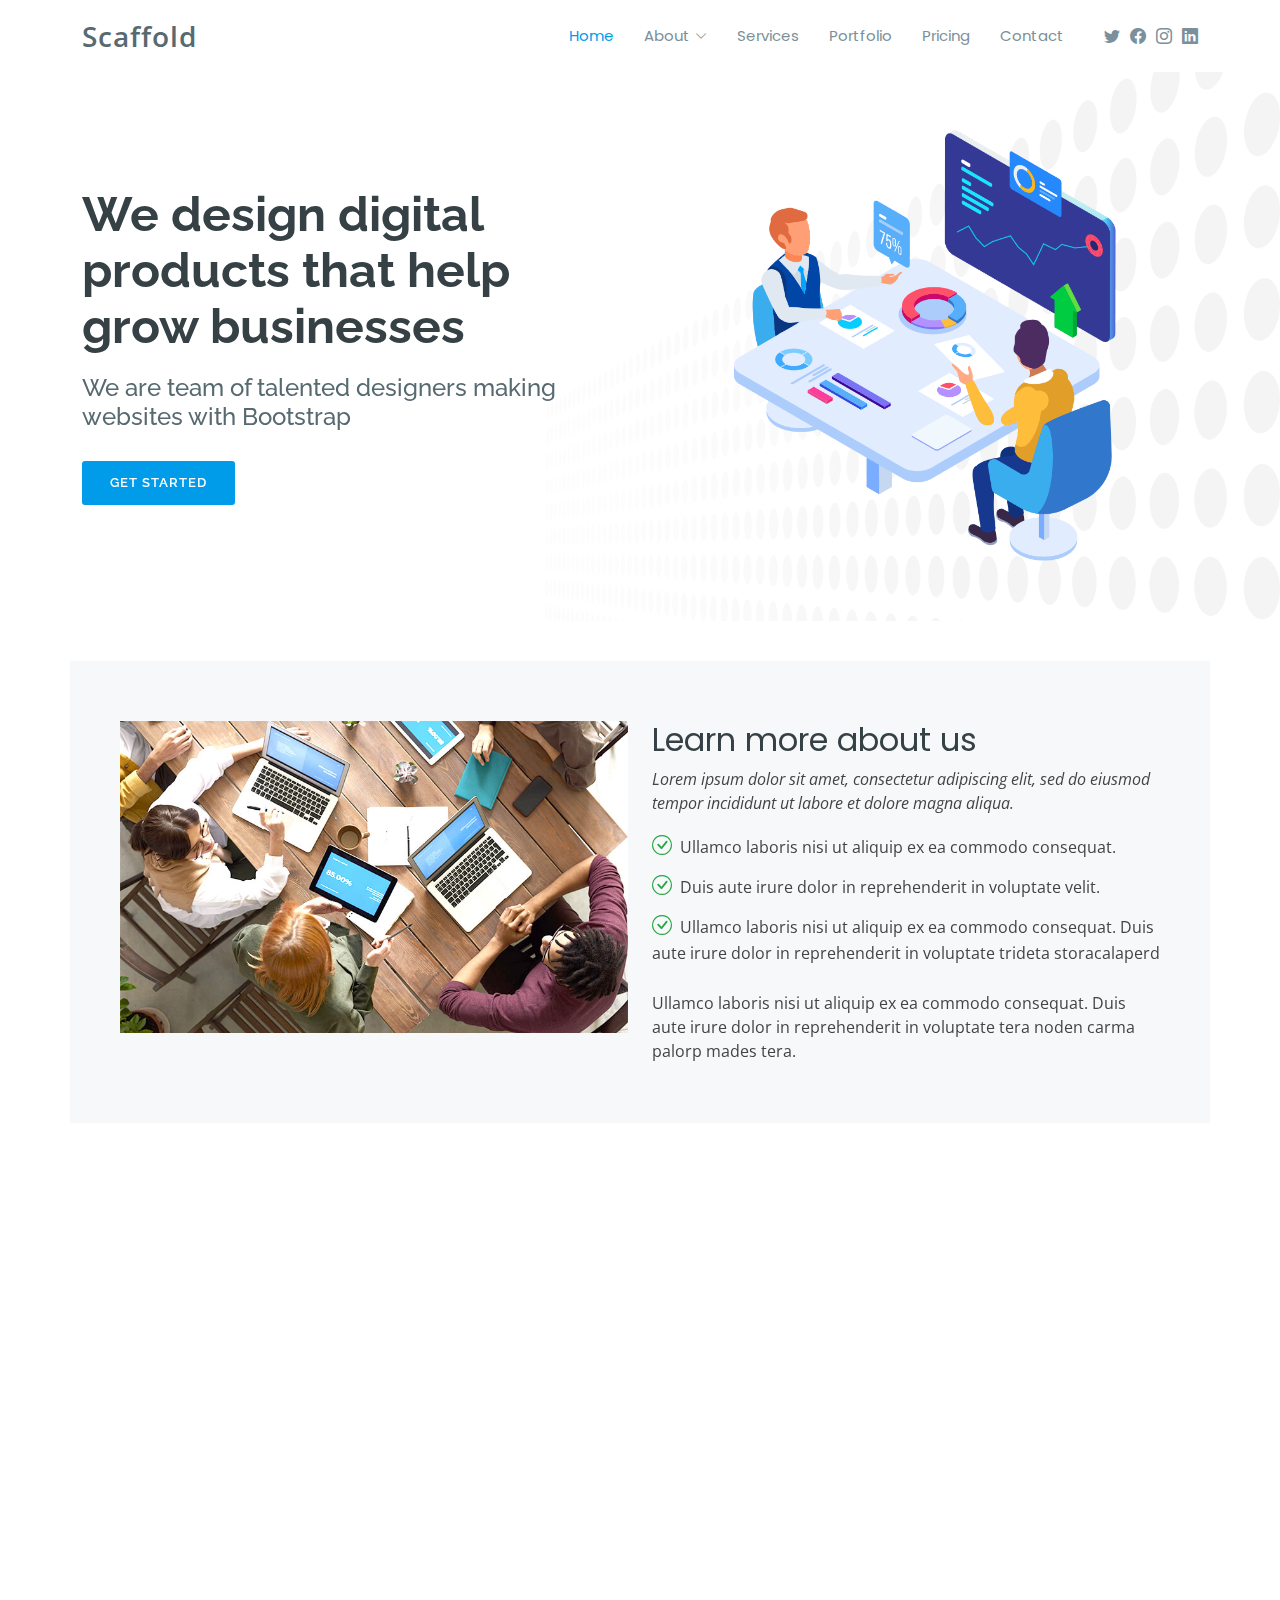
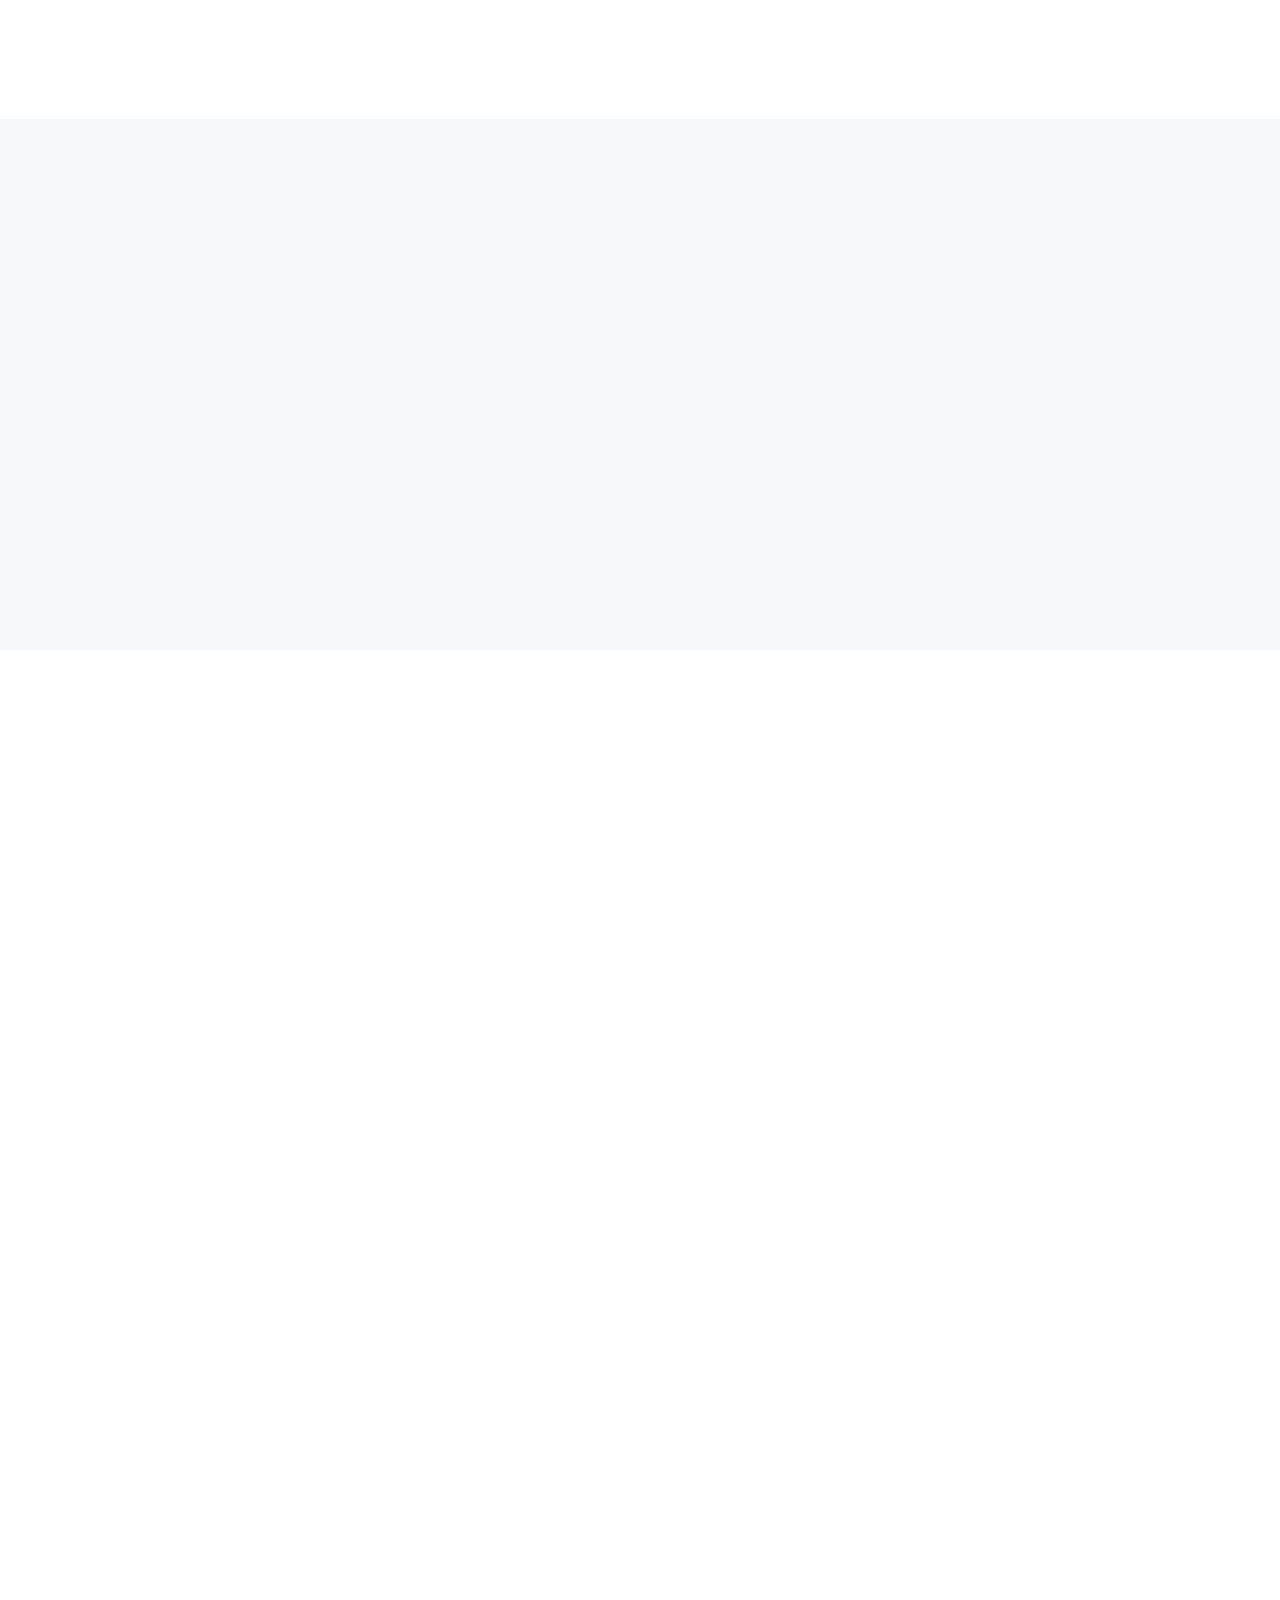
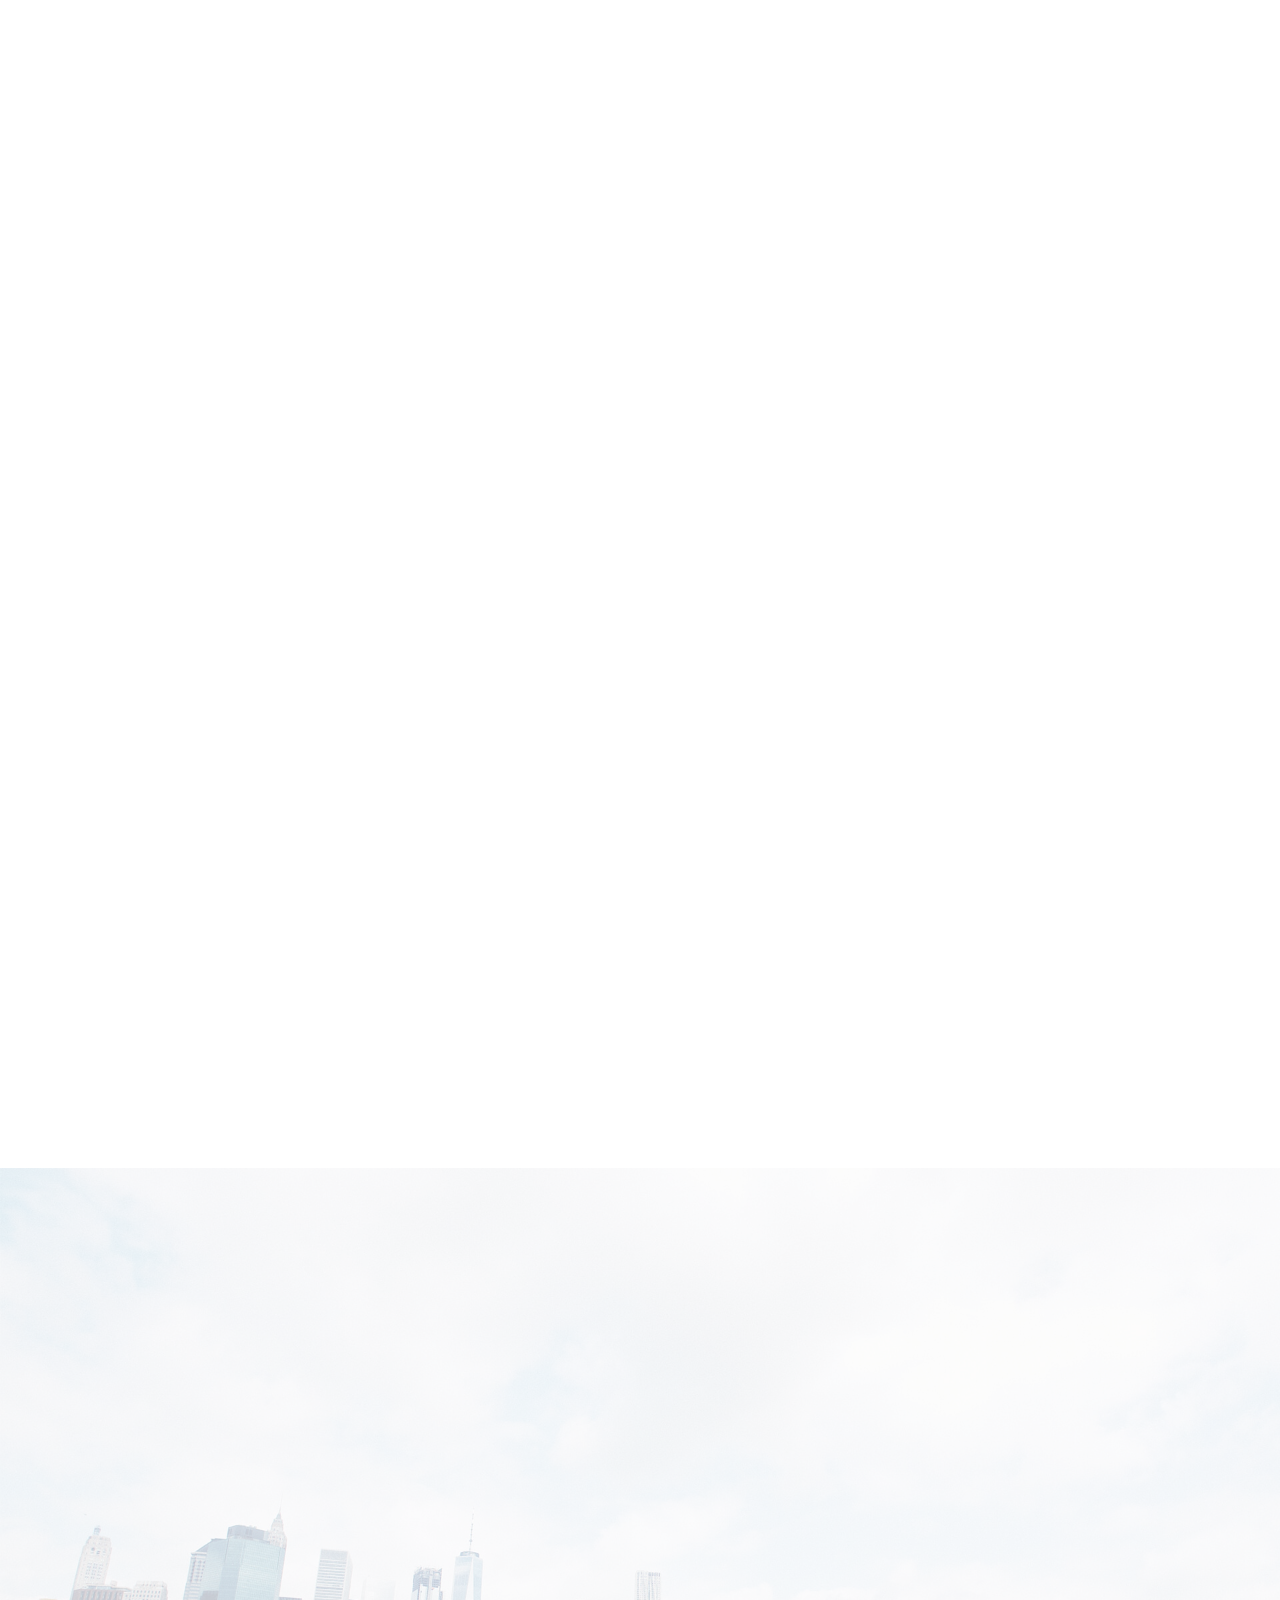
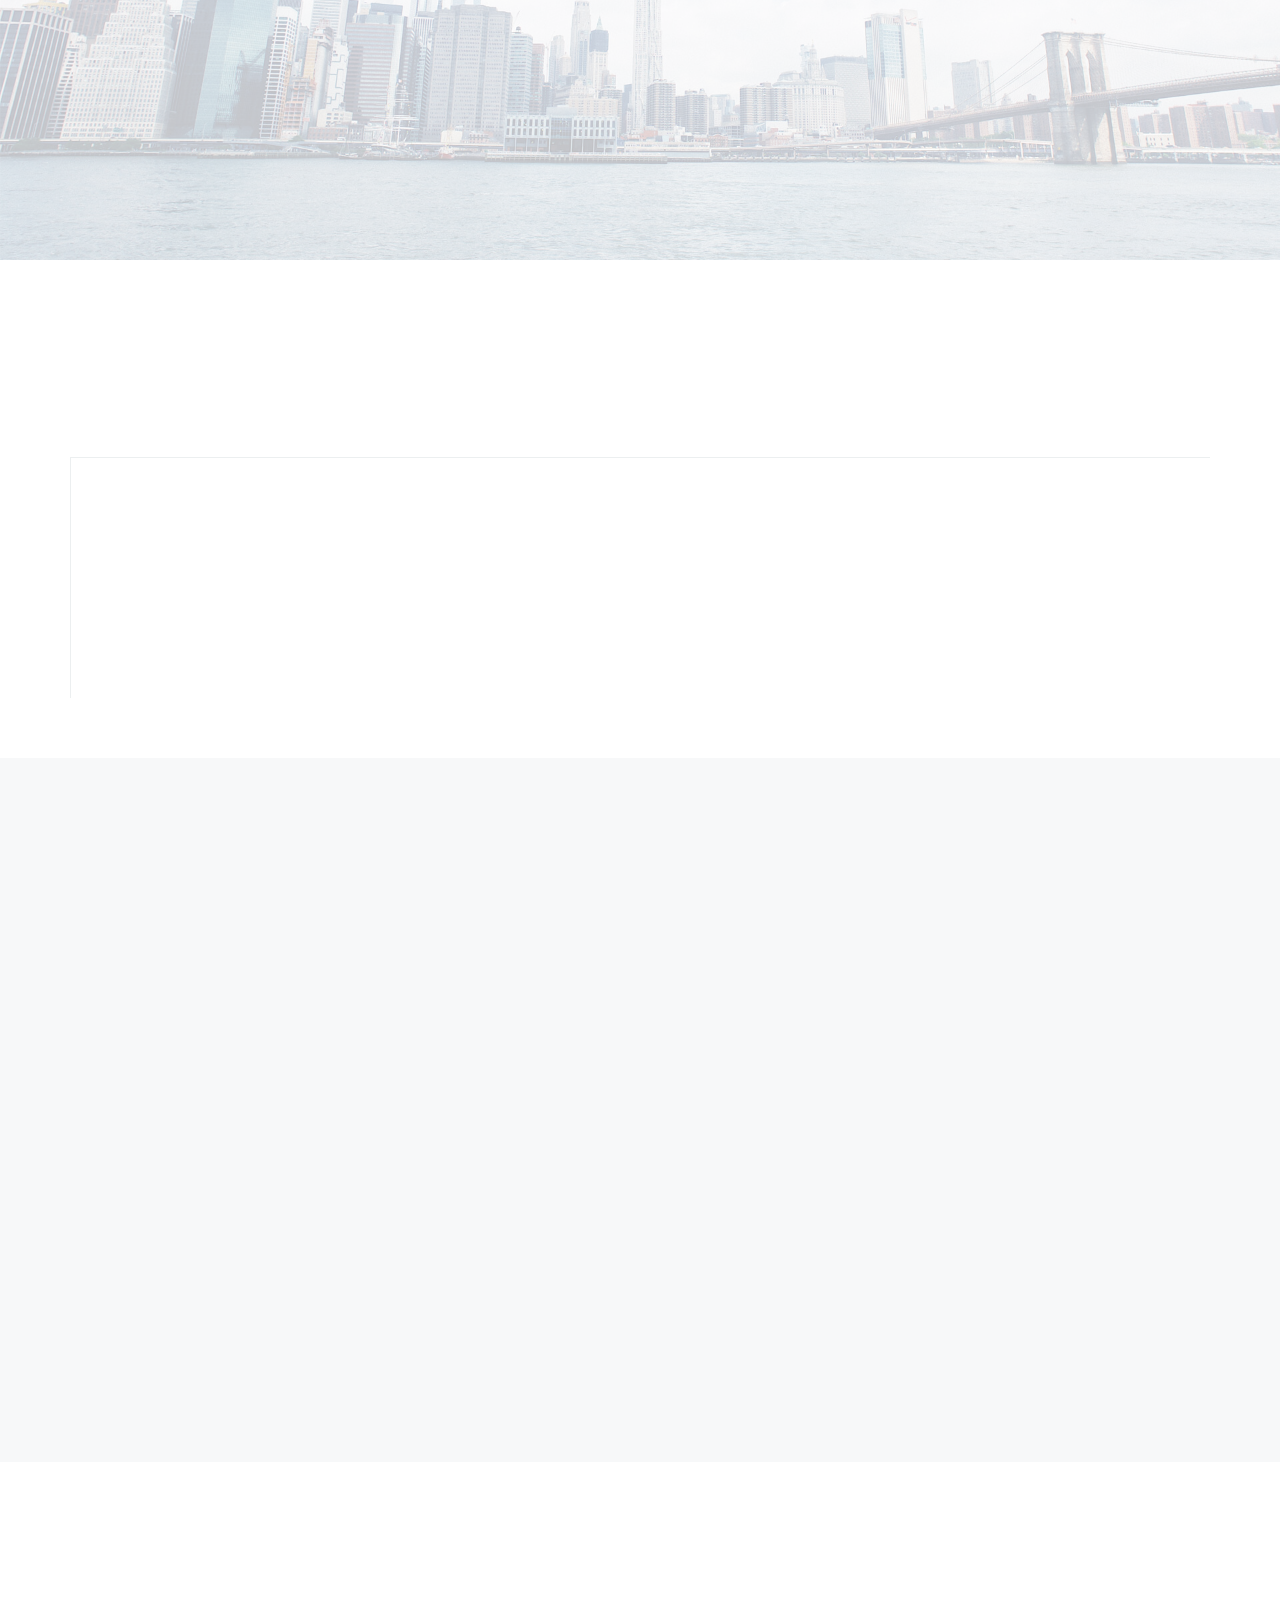
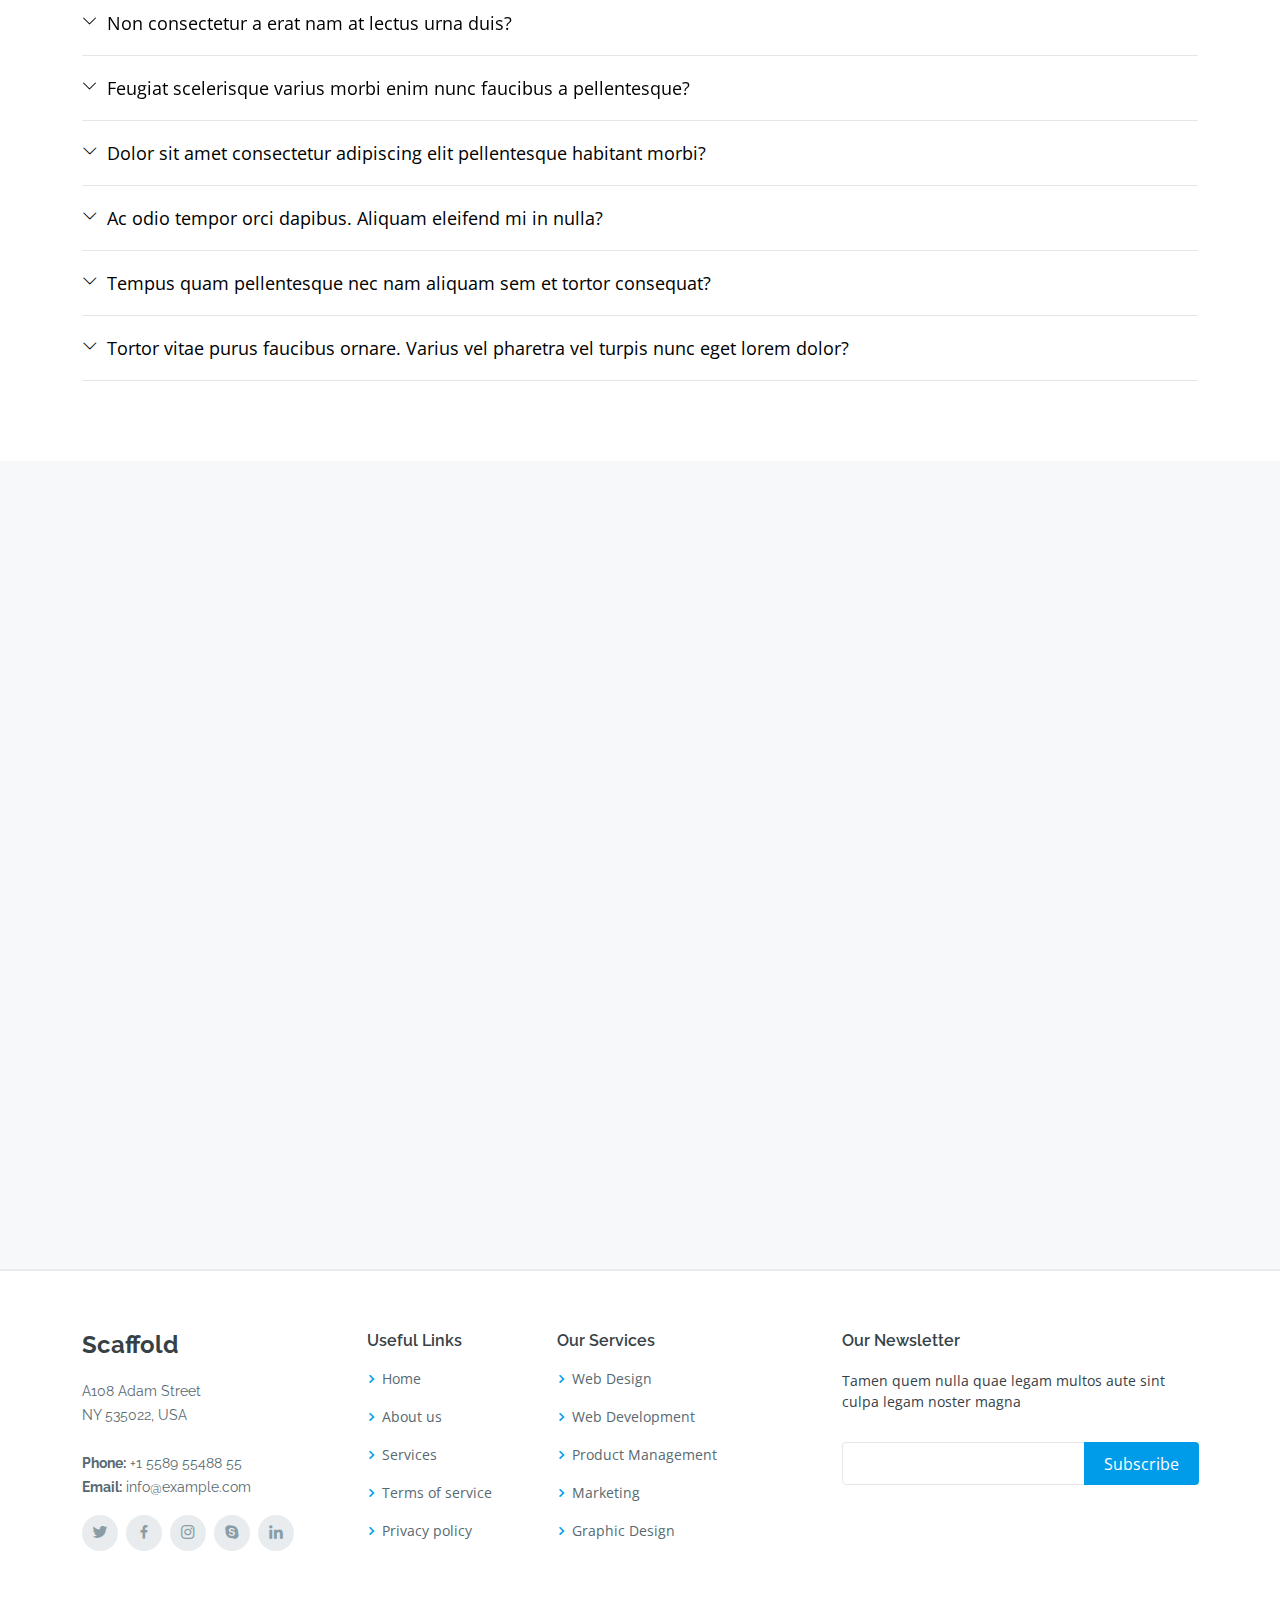
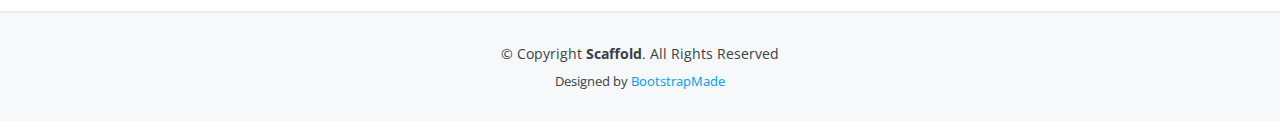
<file: Scaffold/index.html>
<!DOCTYPE html>
<html lang="en">

<head>
  <meta charset="utf-8">
  <meta content="width=device-width, initial-scale=1.0" name="viewport">

  <title>Scaffold Bootstrap Template - Index</title>
  <meta content="" name="description">
  <meta content="" name="keywords">

  <!-- Favicons -->
  <link href="assets/img/favicon.png" rel="icon">
  <link href="assets/img/apple-touch-icon.png" rel="apple-touch-icon">

  <!-- Google Fonts -->
  <link href="https://fonts.googleapis.com/css?family=Open+Sans:300,300i,400,400i,600,600i,700,700i|Raleway:300,300i,400,400i,500,500i,600,600i,700,700i|Poppins:300,300i,400,400i,500,500i,600,600i,700,700i" rel="stylesheet">

  <!-- Vendor CSS Files -->
  <link href="assets/vendor/aos/aos.css" rel="stylesheet">
  <link href="assets/vendor/bootstrap/css/bootstrap.min.css" rel="stylesheet">
  <link href="assets/vendor/bootstrap-icons/bootstrap-icons.css" rel="stylesheet">
  <link href="assets/vendor/boxicons/css/boxicons.min.css" rel="stylesheet">
  <link href="assets/vendor/glightbox/css/glightbox.min.css" rel="stylesheet">
  <link href="assets/vendor/swiper/swiper-bundle.min.css" rel="stylesheet">

  <!-- Template Main CSS File -->
  <link href="assets/css/style.css" rel="stylesheet">

  <!-- =======================================================
  * Template Name: Scaffold - v4.8.0
  * Template URL: https://bootstrapmade.com/scaffold-bootstrap-metro-style-template/
  * Author: BootstrapMade.com
  * License: https://bootstrapmade.com/license/
  ======================================================== -->
</head>

<body>

  <!-- ======= Header ======= -->
  <header id="header" class="fixed-top d-flex align-items-center">
    <div class="container d-flex align-items-center">

      <div class="logo me-auto">
        <h1><a href="index.html">Scaffold</a></h1>
        <!-- Uncomment below if you prefer to use an image logo -->
        <!-- <a href="index.html"><img src="assets/img/logo.png" alt="" class="img-fluid"></a>-->
      </div>

      <nav id="navbar" class="navbar order-last order-lg-0">
        <ul>
          <li><a class="nav-link scrollto active" href="#hero">Home</a></li>
          <li class="dropdown"><a href="#"><span>About</span> <i class="bi bi-chevron-down"></i></a>
            <ul>
              <li><a class="nav-link scrollto" href="#about">About Us</a></li>
              <li><a class="nav-link scrollto" href="#team">Team</a></li>
              <li><a class="nav-link scrollto" href="#testimonials">Testimonials</a></li>
              <li class="dropdown"><a href="#"><span>Deep Drop Down</span> <i class="bi bi-chevron-right"></i></a>
                <ul>
                  <li><a href="#">Deep Drop Down 1</a></li>
                  <li><a href="#">Deep Drop Down 2</a></li>
                  <li><a href="#">Deep Drop Down 3</a></li>
                  <li><a href="#">Deep Drop Down 4</a></li>
                  <li><a href="#">Deep Drop Down 5</a></li>
                </ul>
              </li>
            </ul>
          </li>
          <li><a class="nav-link scrollto" href="#services">Services</a></li>
          <li><a class="nav-link scrollto " href="#portfolio">Portfolio</a></li>
          <li><a class="nav-link scrollto" href="#pricing">Pricing</a></li>
          <li><a class="nav-link scrollto" href="#contact">Contact</a></li>
        </ul>
        <i class="bi bi-list mobile-nav-toggle"></i>
      </nav><!-- .navbar -->

      <div class="header-social-links d-flex align-items-center">
        <a href="#" class="twitter"><i class="bi bi-twitter"></i></a>
        <a href="#" class="facebook"><i class="bi bi-facebook"></i></a>
        <a href="#" class="instagram"><i class="bi bi-instagram"></i></a>
        <a href="#" class="linkedin"><i class="bi bi-linkedin"></i></i></a>
      </div>

    </div>
  </header><!-- End Header -->

  <!-- ======= Hero Section ======= -->
  <section id="hero">

    <div class="container">
      <div class="row">
        <div class="col-lg-6 pt-5 pt-lg-0 order-2 order-lg-1 d-flex flex-column justify-content-center" data-aos="fade-up">
          <div>
            <h1>We design digital products that help grow businesses</h1>
            <h2>We are team of talented designers making websites with Bootstrap</h2>
            <a href="#about" class="btn-get-started scrollto">Get Started</a>
          </div>
        </div>
        <div class="col-lg-6 order-1 order-lg-2 hero-img" data-aos="fade-left">
          <img src="assets/img/hero-img.png" class="img-fluid" alt="">
        </div>
      </div>
    </div>

  </section><!-- End Hero -->

  <main id="main">

    <!-- ======= About Section ======= -->
    <section id="about" class="about">
      <div class="container">

        <div class="row">
          <div class="col-lg-6" data-aos="zoom-in">
            <img src="assets/img/about.jpg" class="img-fluid" alt="">
          </div>
          <div class="col-lg-6 d-flex flex-column justify-contents-center" data-aos="fade-left">
            <div class="content pt-4 pt-lg-0">
              <h3>Learn more about us</h3>
              <p class="fst-italic">
                Lorem ipsum dolor sit amet, consectetur adipiscing elit, sed do eiusmod tempor incididunt ut labore et dolore
                magna aliqua.
              </p>
              <ul>
                <li><i class="bi bi-check-circle"></i> Ullamco laboris nisi ut aliquip ex ea commodo consequat.</li>
                <li><i class="bi bi-check-circle"></i> Duis aute irure dolor in reprehenderit in voluptate velit.</li>
                <li><i class="bi bi-check-circle"></i> Ullamco laboris nisi ut aliquip ex ea commodo consequat. Duis aute irure dolor in reprehenderit in voluptate trideta storacalaperd</li>
              </ul>
              <p>
                Ullamco laboris nisi ut aliquip ex ea commodo consequat. Duis aute irure dolor in reprehenderit in voluptate tera noden carma palorp mades tera.
              </p>
            </div>
          </div>
        </div>

      </div>
    </section><!-- End About Section -->

    <!-- ======= Features Section ======= -->
    <section id="features" class="features">
      <div class="container">

        <div class="row">
          <div class="col-lg-6 mt-2 mb-tg-0 order-2 order-lg-1">
            <ul class="nav nav-tabs flex-column">
              <li class="nav-item" data-aos="fade-up">
                <a class="nav-link active show" data-bs-toggle="tab" href="#tab-1">
                  <h4>Modi sit est</h4>
                  <p>Quis excepturi porro totam sint earum quo nulla perspiciatis eius.</p>
                </a>
              </li>
              <li class="nav-item mt-2" data-aos="fade-up" data-aos-delay="100">
                <a class="nav-link" data-bs-toggle="tab" href="#tab-2">
                  <h4>Unde praesentium sed</h4>
                  <p>Voluptas vel esse repudiandae quo excepturi.</p>
                </a>
              </li>
              <li class="nav-item mt-2" data-aos="fade-up" data-aos-delay="200">
                <a class="nav-link" data-bs-toggle="tab" href="#tab-3">
                  <h4>Pariatur explicabo vel</h4>
                  <p>Velit veniam ipsa sit nihil blanditiis mollitia natus.</p>
                </a>
              </li>
              <li class="nav-item mt-2" data-aos="fade-up" data-aos-delay="300">
                <a class="nav-link" data-bs-toggle="tab" href="#tab-4">
                  <h4>Nostrum qui quasi</h4>
                  <p>Ratione hic sapiente nostrum doloremque illum nulla praesentium id</p>
                </a>
              </li>
            </ul>
          </div>
          <div class="col-lg-6 order-1 order-lg-2" data-aos="zoom-in">
            <div class="tab-content">
              <div class="tab-pane active show" id="tab-1">
                <figure>
                  <img src="assets/img/features-1.png" alt="" class="img-fluid">
                </figure>
              </div>
              <div class="tab-pane" id="tab-2">
                <figure>
                  <img src="assets/img/features-2.png" alt="" class="img-fluid">
                </figure>
              </div>
              <div class="tab-pane" id="tab-3">
                <figure>
                  <img src="assets/img/features-3.png" alt="" class="img-fluid">
                </figure>
              </div>
              <div class="tab-pane" id="tab-4">
                <figure>
                  <img src="assets/img/features-4.png" alt="" class="img-fluid">
                </figure>
              </div>
            </div>
          </div>
        </div>

      </div>
    </section><!-- End Features Section -->

    <!-- ======= Services Section ======= -->
    <section id="services" class="services section-bg">
      <div class="container">

        <div class="section-title" data-aos="fade-up">
          <h2>Services</h2>
          <p>Magnam dolores commodi suscipit. Necessitatibus eius consequatur ex aliquid fuga eum quidem. Sit sint consectetur velit. Quisquam quos quisquam cupiditate. Et nemo qui impedit suscipit alias ea. Quia fugiat sit in iste officiis commodi quidem hic quas.</p>
        </div>

        <div class="row">
          <div class="col-md-6 col-lg-3 d-flex align-items-stretch mb-5 mb-lg-0" data-aos="zoom-in">
            <div class="icon-box icon-box-pink">
              <div class="icon"><i class="bx bxl-dribbble"></i></div>
              <h4 class="title"><a href="">Lorem Ipsum</a></h4>
              <p class="description">Voluptatum deleniti atque corrupti quos dolores et quas molestias excepturi sint occaecati cupiditate</p>
            </div>
          </div>

          <div class="col-md-6 col-lg-3 d-flex align-items-stretch mb-5 mb-lg-0" data-aos="zoom-in" data-aos-delay="100">
            <div class="icon-box icon-box-cyan">
              <div class="icon"><i class="bx bx-file"></i></div>
              <h4 class="title"><a href="">Sed ut perspiciatis</a></h4>
              <p class="description">Duis aute irure dolor in reprehenderit in voluptate velit esse cillum dolore eu fugiat nulla</p>
            </div>
          </div>

          <div class="col-md-6 col-lg-3 d-flex align-items-stretch mb-5 mb-lg-0" data-aos="zoom-in" data-aos-delay="200">
            <div class="icon-box icon-box-green">
              <div class="icon"><i class="bx bx-tachometer"></i></div>
              <h4 class="title"><a href="">Magni Dolores</a></h4>
              <p class="description">Excepteur sint occaecat cupidatat non proident, sunt in culpa qui officia deserunt mollit anim</p>
            </div>
          </div>

          <div class="col-md-6 col-lg-3 d-flex align-items-stretch mb-5 mb-lg-0" data-aos="zoom-in" data-aos-delay="300">
            <div class="icon-box icon-box-blue">
              <div class="icon"><i class="bx bx-world"></i></div>
              <h4 class="title"><a href="">Nemo Enim</a></h4>
              <p class="description">At vero eos et accusamus et iusto odio dignissimos ducimus qui blanditiis praesentium voluptatum</p>
            </div>
          </div>

        </div>

      </div>
    </section><!-- End Services Section -->

    <!-- ======= Portfolio Section ======= -->
    <section id="portfolio" class="portfolio">
      <div class="container">

        <div class="section-title" data-aos="fade-up">
          <h2>Portfolio</h2>
          <p>Magnam dolores commodi suscipit. Necessitatibus eius consequatur ex aliquid fuga eum quidem. Sit sint consectetur velit. Quisquam quos quisquam cupiditate. Et nemo qui impedit suscipit alias ea. Quia fugiat sit in iste officiis commodi quidem hic quas.</p>
        </div>

        <div class="row">
          <div class="col-lg-12 d-flex justify-content-center" data-aos="fade-up" data-aos-delay="100">
            <ul id="portfolio-flters">
              <li data-filter="*" class="filter-active">All</li>
              <li data-filter=".filter-app">App</li>
              <li data-filter=".filter-card">Card</li>
              <li data-filter=".filter-web">Web</li>
            </ul>
          </div>
        </div>

        <div class="row portfolio-container" data-aos="fade-up" data-aos-delay="200">

          <div class="col-lg-4 col-md-6 portfolio-item filter-app">
            <div class="portfolio-wrap">
              <img src="assets/img/portfolio/portfolio-1.jpg" class="img-fluid" alt="">
              <div class="portfolio-info">
                <h4>App 1</h4>
                <p>App</p>
              </div>
              <div class="portfolio-links">
                <a href="assets/img/portfolio/portfolio-1.jpg" data-gallery="portfolioGallery" class="portfolio-lightbox" title="App 1"><i class="bx bx-plus"></i></a>
                <a href="portfolio-details.html" title="More Details"><i class="bx bx-link"></i></a>
              </div>
            </div>
          </div>

          <div class="col-lg-4 col-md-6 portfolio-item filter-web">
            <div class="portfolio-wrap">
              <img src="assets/img/portfolio/portfolio-2.jpg" class="img-fluid" alt="">
              <div class="portfolio-info">
                <h4>Web 3</h4>
                <p>Web</p>
              </div>
              <div class="portfolio-links">
                <a href="assets/img/portfolio/portfolio-2.jpg" data-gallery="portfolioGallery" class="portfolio-lightbox" title="Web 3"><i class="bx bx-plus"></i></a>
                <a href="portfolio-details.html" title="More Details"><i class="bx bx-link"></i></a>
              </div>
            </div>
          </div>

          <div class="col-lg-4 col-md-6 portfolio-item filter-app">
            <div class="portfolio-wrap">
              <img src="assets/img/portfolio/portfolio-3.jpg" class="img-fluid" alt="">
              <div class="portfolio-info">
                <h4>App 2</h4>
                <p>App</p>
              </div>
              <div class="portfolio-links">
                <a href="assets/img/portfolio/portfolio-3.jpg" data-gallery="portfolioGallery" class="portfolio-lightbox" title="App 2"><i class="bx bx-plus"></i></a>
                <a href="portfolio-details.html" title="More Details"><i class="bx bx-link"></i></a>
              </div>
            </div>
          </div>

          <div class="col-lg-4 col-md-6 portfolio-item filter-card">
            <div class="portfolio-wrap">
              <img src="assets/img/portfolio/portfolio-4.jpg" class="img-fluid" alt="">
              <div class="portfolio-info">
                <h4>Card 2</h4>
                <p>Card</p>
              </div>
              <div class="portfolio-links">
                <a href="assets/img/portfolio/portfolio-4.jpg" data-gallery="portfolioGallery" class="portfolio-lightbox" title="Card 2"><i class="bx bx-plus"></i></a>
                <a href="portfolio-details.html" title="More Details"><i class="bx bx-link"></i></a>
              </div>
            </div>
          </div>

          <div class="col-lg-4 col-md-6 portfolio-item filter-web">
            <div class="portfolio-wrap">
              <img src="assets/img/portfolio/portfolio-5.jpg" class="img-fluid" alt="">
              <div class="portfolio-info">
                <h4>Web 2</h4>
                <p>Web</p>
              </div>
              <div class="portfolio-links">
                <a href="assets/img/portfolio/portfolio-5.jpg" data-gallery="portfolioGallery" class="portfolio-lightbox" title="Web 2"><i class="bx bx-plus"></i></a>
                <a href="portfolio-details.html" title="More Details"><i class="bx bx-link"></i></a>
              </div>
            </div>
          </div>

          <div class="col-lg-4 col-md-6 portfolio-item filter-app">
            <div class="portfolio-wrap">
              <img src="assets/img/portfolio/portfolio-6.jpg" class="img-fluid" alt="">
              <div class="portfolio-info">
                <h4>App 3</h4>
                <p>App</p>
              </div>
              <div class="portfolio-links">
                <a href="assets/img/portfolio/portfolio-6.jpg" data-gallery="portfolioGallery" class="portfolio-lightbox" title="App 3"><i class="bx bx-plus"></i></a>
                <a href="portfolio-details.html" title="More Details"><i class="bx bx-link"></i></a>
              </div>
            </div>
          </div>

          <div class="col-lg-4 col-md-6 portfolio-item filter-card">
            <div class="portfolio-wrap">
              <img src="assets/img/portfolio/portfolio-7.jpg" class="img-fluid" alt="">
              <div class="portfolio-info">
                <h4>Card 1</h4>
                <p>Card</p>
              </div>
              <div class="portfolio-links">
                <a href="assets/img/portfolio/portfolio-7.jpg" data-gallery="portfolioGallery" class="portfolio-lightbox" title="Card 1"><i class="bx bx-plus"></i></a>
                <a href="portfolio-details.html" title="More Details"><i class="bx bx-link"></i></a>
              </div>
            </div>
          </div>

          <div class="col-lg-4 col-md-6 portfolio-item filter-card">
            <div class="portfolio-wrap">
              <img src="assets/img/portfolio/portfolio-8.jpg" class="img-fluid" alt="">
              <div class="portfolio-info">
                <h4>Card 3</h4>
                <p>Card</p>
              </div>
              <div class="portfolio-links">
                <a href="assets/img/portfolio/portfolio-8.jpg" data-gallery="portfolioGallery" class="portfolio-lightbox" title="Card 3"><i class="bx bx-plus"></i></a>
                <a href="portfolio-details.html" title="More Details"><i class="bx bx-link"></i></a>
              </div>
            </div>
          </div>

          <div class="col-lg-4 col-md-6 portfolio-item filter-web">
            <div class="portfolio-wrap">
              <img src="assets/img/portfolio/portfolio-9.jpg" class="img-fluid" alt="">
              <div class="portfolio-info">
                <h4>Web 3</h4>
                <p>Web</p>
              </div>
              <div class="portfolio-links">
                <a href="assets/img/portfolio/portfolio-9.jpg" data-gallery="portfolioGallery" class="portfolio-lightbox" title="Web 3"><i class="bx bx-plus"></i></a>
                <a href="portfolio-details.html" title="More Details"><i class="bx bx-link"></i></a>
              </div>
            </div>
          </div>

        </div>

      </div>
    </section><!-- End Portfolio Section -->

    <!-- ======= Cta Section ======= -->
    <section id="cta" class="cta">
      <div class="container">

        <div class="row" data-aos="zoom-in">
          <div class="col-lg-9 text-center text-lg-start">
            <h3>Call To Action</h3>
            <p> Duis aute irure dolor in reprehenderit in voluptate velit esse cillum dolore eu fugiat nulla pariatur. Excepteur sint occaecat cupidatat non proident, sunt in culpa qui officia deserunt mollit anim id est laborum.</p>
          </div>
          <div class="col-lg-3 cta-btn-container text-center">
            <a class="cta-btn align-middle" href="#">Call To Action</a>
          </div>
        </div>

      </div>
    </section><!-- End Cta Section -->

    <!-- ======= Testimonials Section ======= -->
    <section id="testimonials" class="testimonials">
      <div class="container">

        <div class="section-title" data-aos="fade-up">
          <h2>Testimonials</h2>
          <p>Magnam dolores commodi suscipit. Necessitatibus eius consequatur ex aliquid fuga eum quidem. Sit sint consectetur velit. Quisquam quos quisquam cupiditate. Et nemo qui impedit suscipit alias ea. Quia fugiat sit in iste officiis commodi quidem hic quas.</p>
        </div>

        <div class="testimonials-slider swiper" data-aos="fade-up" data-aos-delay="100">
          <div class="swiper-wrapper">

            <div class="swiper-slide">
              <div class="testimonial-item">
                <p>
                  <i class="bx bxs-quote-alt-left quote-icon-left"></i>
                  Proin iaculis purus consequat sem cure digni ssim donec porttitora entum suscipit rhoncus. Accusantium quam, ultricies eget id, aliquam eget nibh et. Maecen aliquam, risus at semper.
                  <i class="bx bxs-quote-alt-right quote-icon-right"></i>
                </p>
                <img src="assets/img/testimonials/testimonials-1.jpg" class="testimonial-img" alt="">
                <h3>Saul Goodman</h3>
                <h4>Ceo &amp; Founder</h4>
              </div>
            </div><!-- End testimonial item -->

            <div class="swiper-slide">
              <div class="testimonial-item">
                <p>
                  <i class="bx bxs-quote-alt-left quote-icon-left"></i>
                  Export tempor illum tamen malis malis eram quae irure esse labore quem cillum quid cillum eram malis quorum velit fore eram velit sunt aliqua noster fugiat irure amet legam anim culpa.
                  <i class="bx bxs-quote-alt-right quote-icon-right"></i>
                </p>
                <img src="assets/img/testimonials/testimonials-2.jpg" class="testimonial-img" alt="">
                <h3>Sara Wilsson</h3>
                <h4>Designer</h4>
              </div>
            </div><!-- End testimonial item -->

            <div class="swiper-slide">
              <div class="testimonial-item">
                <p>
                  <i class="bx bxs-quote-alt-left quote-icon-left"></i>
                  Enim nisi quem export duis labore cillum quae magna enim sint quorum nulla quem veniam duis minim tempor labore quem eram duis noster aute amet eram fore quis sint minim.
                  <i class="bx bxs-quote-alt-right quote-icon-right"></i>
                </p>
                <img src="assets/img/testimonials/testimonials-3.jpg" class="testimonial-img" alt="">
                <h3>Jena Karlis</h3>
                <h4>Store Owner</h4>
              </div>
            </div><!-- End testimonial item -->

            <div class="swiper-slide">
              <div class="testimonial-item">
                <p>
                  <i class="bx bxs-quote-alt-left quote-icon-left"></i>
                  Fugiat enim eram quae cillum dolore dolor amet nulla culpa multos export minim fugiat minim velit minim dolor enim duis veniam ipsum anim magna sunt elit fore quem dolore labore illum veniam.
                  <i class="bx bxs-quote-alt-right quote-icon-right"></i>
                </p>
                <img src="assets/img/testimonials/testimonials-4.jpg" class="testimonial-img" alt="">
                <h3>Matt Brandon</h3>
                <h4>Freelancer</h4>
              </div>
            </div><!-- End testimonial item -->

            <div class="swiper-slide">
              <div class="testimonial-item">
                <p>
                  <i class="bx bxs-quote-alt-left quote-icon-left"></i>
                  Quis quorum aliqua sint quem legam fore sunt eram irure aliqua veniam tempor noster veniam enim culpa labore duis sunt culpa nulla illum cillum fugiat legam esse veniam culpa fore nisi cillum quid.
                  <i class="bx bxs-quote-alt-right quote-icon-right"></i>
                </p>
                <img src="assets/img/testimonials/testimonials-5.jpg" class="testimonial-img" alt="">
                <h3>John Larson</h3>
                <h4>Entrepreneur</h4>
              </div>
            </div><!-- End testimonial item -->

          </div>
          <div class="swiper-pagination"></div>
        </div>

      </div>
    </section><!-- End Testimonials Section -->

    <!-- ======= Team Section ======= -->
    <section id="team" class="team">
      <div class="container">

        <div class="section-title" data-aos="fade-up">
          <h2>Team</h2>
          <p>Magnam dolores commodi suscipit. Necessitatibus eius consequatur ex aliquid fuga eum quidem. Sit sint consectetur velit. Quisquam quos quisquam cupiditate. Et nemo qui impedit suscipit alias ea. Quia fugiat sit in iste officiis commodi quidem hic quas.</p>
        </div>

        <div class="row">

          <div class="col-lg-4 col-md-6">
            <div class="member" data-aos="zoom-in">
              <div class="pic"><img src="assets/img/team/team-1.jpg" class="img-fluid" alt=""></div>
              <div class="member-info">
                <h4>Walter White</h4>
                <span>Chief Executive Officer</span>
                <div class="social">
                  <a href=""><i class="bi bi-twitter"></i></a>
                  <a href=""><i class="bi bi-facebook"></i></a>
                  <a href=""><i class="bi bi-instagram"></i></a>
                  <a href=""><i class="bi bi-linkedin"></i></a>
                </div>
              </div>
            </div>
          </div>

          <div class="col-lg-4 col-md-6">
            <div class="member" data-aos="zoom-in" data-aos-delay="100">
              <div class="pic"><img src="assets/img/team/team-2.jpg" class="img-fluid" alt=""></div>
              <div class="member-info">
                <h4>Sarah Jhonson</h4>
                <span>Product Manager</span>
                <div class="social">
                  <a href=""><i class="bi bi-twitter"></i></a>
                  <a href=""><i class="bi bi-facebook"></i></a>
                  <a href=""><i class="bi bi-instagram"></i></a>
                  <a href=""><i class="bi bi-linkedin"></i></a>
                </div>
              </div>
            </div>
          </div>

          <div class="col-lg-4 col-md-6">
            <div class="member" data-aos="zoom-in" data-aos-delay="200">
              <div class="pic"><img src="assets/img/team/team-3.jpg" class="img-fluid" alt=""></div>
              <div class="member-info">
                <h4>William Anderson</h4>
                <span>CTO</span>
                <div class="social">
                  <a href=""><i class="bi bi-twitter"></i></a>
                  <a href=""><i class="bi bi-facebook"></i></a>
                  <a href=""><i class="bi bi-instagram"></i></a>
                  <a href=""><i class="bi bi-linkedin"></i></a>
                </div>
              </div>
            </div>
          </div>

        </div>

      </div>
    </section><!-- End Team Section -->

    <!-- ======= Clients Section ======= -->
    <section id="clients" class="clients">
      <div class="container">

        <div class="section-title" data-aos="fade-up">
          <h2>Clients</h2>
          <p>Magnam dolores commodi suscipit. Necessitatibus eius consequatur ex aliquid fuga eum quidem. Sit sint consectetur velit. Quisquam quos quisquam cupiditate. Et nemo qui impedit suscipit alias ea. Quia fugiat sit in iste officiis commodi quidem hic quas.</p>
        </div>

        <div class="row no-gutters clients-wrap clearfix wow fadeInUp">

          <div class="col-lg-3 col-md-4 col-xs-6">
            <div class="client-logo" data-aos="zoom-in">
              <img src="assets/img/clients/client-1.png" class="img-fluid" alt="">
            </div>
          </div>

          <div class="col-lg-3 col-md-4 col-xs-6">
            <div class="client-logo" data-aos="zoom-in" data-aos-delay="100">
              <img src="assets/img/clients/client-2.png" class="img-fluid" alt="">
            </div>
          </div>

          <div class="col-lg-3 col-md-4 col-xs-6">
            <div class="client-logo" data-aos="zoom-in" data-aos-delay="150">
              <img src="assets/img/clients/client-3.png" class="img-fluid" alt="">
            </div>
          </div>

          <div class="col-lg-3 col-md-4 col-xs-6">
            <div class="client-logo" data-aos="zoom-in" data-aos-delay="200">
              <img src="assets/img/clients/client-4.png" class="img-fluid" alt="">
            </div>
          </div>

          <div class="col-lg-3 col-md-4 col-xs-6">
            <div class="client-logo" data-aos="zoom-in" data-aos-delay="250">
              <img src="assets/img/clients/client-5.png" class="img-fluid" alt="">
            </div>
          </div>

          <div class="col-lg-3 col-md-4 col-xs-6">
            <div class="client-logo" data-aos="zoom-in" data-aos-delay="300">
              <img src="assets/img/clients/client-6.png" class="img-fluid" alt="">
            </div>
          </div>

          <div class="col-lg-3 col-md-4 col-xs-6">
            <div class="client-logo" data-aos="zoom-in" data-aos-delay="350">
              <img src="assets/img/clients/client-7.png" class="img-fluid" alt="">
            </div>
          </div>

          <div class="col-lg-3 col-md-4 col-xs-6" data-aos="zoom-in" data-aos-delay="400">
            <div class="client-logo">
              <img src="assets/img/clients/client-8.png" class="img-fluid" alt="">
            </div>
          </div>

        </div>

      </div>
    </section><!-- End Clients Section -->

    <!-- ======= Pricing Section ======= -->
    <section id="pricing" class="pricing section-bg">
      <div class="container">

        <div class="section-title" data-aos="fade-up">
          <h2>Pricing</h2>
          <p>Magnam dolores commodi suscipit. Necessitatibus eius consequatur ex aliquid fuga eum quidem. Sit sint consectetur velit. Quisquam quos quisquam cupiditate. Et nemo qui impedit suscipit alias ea. Quia fugiat sit in iste officiis commodi quidem hic quas.</p>
        </div>

        <div class="row">

          <div class="col-lg-3 col-md-6">
            <div class="box" data-aos="zoom-in">
              <h3>Free</h3>
              <h4><sup>$</sup>0<span> / month</span></h4>
              <ul>
                <li>Aida dere</li>
                <li>Nec feugiat nisl</li>
                <li>Nulla at volutpat dola</li>
                <li class="na">Pharetra massa</li>
                <li class="na">Massa ultricies mi</li>
              </ul>
              <div class="btn-wrap">
                <a href="#" class="btn-buy">Buy Now</a>
              </div>
            </div>
          </div>

          <div class="col-lg-3 col-md-6 mt-4 mt-md-0">
            <div class="box featured" data-aos="zoom-in" data-aos-delay="100">
              <h3>Business</h3>
              <h4><sup>$</sup>19<span> / month</span></h4>
              <ul>
                <li>Aida dere</li>
                <li>Nec feugiat nisl</li>
                <li>Nulla at volutpat dola</li>
                <li>Pharetra massa</li>
                <li class="na">Massa ultricies mi</li>
              </ul>
              <div class="btn-wrap">
                <a href="#" class="btn-buy">Buy Now</a>
              </div>
            </div>
          </div>

          <div class="col-lg-3 col-md-6 mt-4 mt-lg-0">
            <div class="box" data-aos="zoom-in" data-aos-delay="200">
              <h3>Developer</h3>
              <h4><sup>$</sup>29<span> / month</span></h4>
              <ul>
                <li>Aida dere</li>
                <li>Nec feugiat nisl</li>
                <li>Nulla at volutpat dola</li>
                <li>Pharetra massa</li>
                <li>Massa ultricies mi</li>
              </ul>
              <div class="btn-wrap">
                <a href="#" class="btn-buy">Buy Now</a>
              </div>
            </div>
          </div>

          <div class="col-lg-3 col-md-6 mt-4 mt-lg-0">
            <div class="box" data-aos="zoom-in" data-aos-delay="300">
              <span class="advanced">Advanced</span>
              <h3>Ultimate</h3>
              <h4><sup>$</sup>49<span> / month</span></h4>
              <ul>
                <li>Aida dere</li>
                <li>Nec feugiat nisl</li>
                <li>Nulla at volutpat dola</li>
                <li>Pharetra massa</li>
                <li>Massa ultricies mi</li>
              </ul>
              <div class="btn-wrap">
                <a href="#" class="btn-buy">Buy Now</a>
              </div>
            </div>
          </div>

        </div>

      </div>
    </section><!-- End Pricing Section -->

    <!-- ======= F.A.Q Section ======= -->
    <section id="faq" class="faq">
      <div class="container">

        <div class="section-title" data-aos="fade-up">
          <h2>Frequently Asked Questions</h2>
        </div>

        <ul class="faq-list">

          <li>
            <div data-bs-toggle="collapse" class="collapsed question" href="#faq1">Non consectetur a erat nam at lectus urna duis? <i class="bi bi-chevron-down icon-show"></i><i class="bi bi-chevron-up icon-close"></i></div>
            <div id="faq1" class="collapse" data-bs-parent=".faq-list">
              <p>
                Feugiat pretium nibh ipsum consequat. Tempus iaculis urna id volutpat lacus laoreet non curabitur gravida. Venenatis lectus magna fringilla urna porttitor rhoncus dolor purus non.
              </p>
            </div>
          </li>

          <li>
            <div data-bs-toggle="collapse" href="#faq2" class="collapsed question">Feugiat scelerisque varius morbi enim nunc faucibus a pellentesque? <i class="bi bi-chevron-down icon-show"></i><i class="bi bi-chevron-up icon-close"></i></div>
            <div id="faq2" class="collapse" data-bs-parent=".faq-list">
              <p>
                Dolor sit amet consectetur adipiscing elit pellentesque habitant morbi. Id interdum velit laoreet id donec ultrices. Fringilla phasellus faucibus scelerisque eleifend donec pretium. Est pellentesque elit ullamcorper dignissim. Mauris ultrices eros in cursus turpis massa tincidunt dui.
              </p>
            </div>
          </li>

          <li>
            <div data-bs-toggle="collapse" href="#faq3" class="collapsed question">Dolor sit amet consectetur adipiscing elit pellentesque habitant morbi? <i class="bi bi-chevron-down icon-show"></i><i class="bi bi-chevron-up icon-close"></i></div>
            <div id="faq3" class="collapse" data-bs-parent=".faq-list">
              <p>
                Eleifend mi in nulla posuere sollicitudin aliquam ultrices sagittis orci. Faucibus pulvinar elementum integer enim. Sem nulla pharetra diam sit amet nisl suscipit. Rutrum tellus pellentesque eu tincidunt. Lectus urna duis convallis convallis tellus. Urna molestie at elementum eu facilisis sed odio morbi quis
              </p>
            </div>
          </li>

          <li>
            <div data-bs-toggle="collapse" href="#faq4" class="collapsed question">Ac odio tempor orci dapibus. Aliquam eleifend mi in nulla? <i class="bi bi-chevron-down icon-show"></i><i class="bi bi-chevron-up icon-close"></i></div>
            <div id="faq4" class="collapse" data-bs-parent=".faq-list">
              <p>
                Dolor sit amet consectetur adipiscing elit pellentesque habitant morbi. Id interdum velit laoreet id donec ultrices. Fringilla phasellus faucibus scelerisque eleifend donec pretium. Est pellentesque elit ullamcorper dignissim. Mauris ultrices eros in cursus turpis massa tincidunt dui.
              </p>
            </div>
          </li>

          <li>
            <div data-bs-toggle="collapse" href="#faq5" class="collapsed question">Tempus quam pellentesque nec nam aliquam sem et tortor consequat? <i class="bi bi-chevron-down icon-show"></i><i class="bi bi-chevron-up icon-close"></i></div>
            <div id="faq5" class="collapse" data-bs-parent=".faq-list">
              <p>
                Molestie a iaculis at erat pellentesque adipiscing commodo. Dignissim suspendisse in est ante in. Nunc vel risus commodo viverra maecenas accumsan. Sit amet nisl suscipit adipiscing bibendum est. Purus gravida quis blandit turpis cursus in
              </p>
            </div>
          </li>

          <li>
            <div data-bs-toggle="collapse" href="#faq6" class="collapsed question">Tortor vitae purus faucibus ornare. Varius vel pharetra vel turpis nunc eget lorem dolor? <i class="bi bi-chevron-down icon-show"></i><i class="bi bi-chevron-up icon-close"></i></div>
            <div id="faq6" class="collapse" data-bs-parent=".faq-list">
              <p>
                Laoreet sit amet cursus sit amet dictum sit amet justo. Mauris vitae ultricies leo integer malesuada nunc vel. Tincidunt eget nullam non nisi est sit amet. Turpis nunc eget lorem dolor sed. Ut venenatis tellus in metus vulputate eu scelerisque. Pellentesque diam volutpat commodo sed egestas egestas fringilla phasellus faucibus. Nibh tellus molestie nunc non blandit massa enim nec.
              </p>
            </div>
          </li>

        </ul>

      </div>
    </section><!-- End Frequently Asked Questions Section -->

    <!-- ======= Contact Section ======= -->
    <section id="contact" class="contact section-bg">
      <div class="container">

        <div class="section-title" data-aos="fade-up">
          <h2>Contact Us</h2>
        </div>

        <div class="row">

          <div class="col-lg-5 d-flex align-items-stretch" data-aos="fade-right">
            <div class="info">
              <div class="address">
                <i class="bi bi-geo-alt"></i>
                <h4>Location:</h4>
                <p>A108 Adam Street, New York, NY 535022</p>
              </div>

              <div class="email">
                <i class="bi bi-envelope"></i>
                <h4>Email:</h4>
                <p>info@example.com</p>
              </div>

              <div class="phone">
                <i class="bi bi-phone"></i>
                <h4>Call:</h4>
                <p>+1 5589 55488 55s</p>
              </div>

              <iframe src="https://www.google.com/maps/embed?pb=!1m14!1m8!1m3!1d12097.433213460943!2d-74.0062269!3d40.7101282!3m2!1i1024!2i768!4f13.1!3m3!1m2!1s0x0%3A0xb89d1fe6bc499443!2sDowntown+Conference+Center!5e0!3m2!1smk!2sbg!4v1539943755621" frameborder="0" style="border:0; width: 100%; height: 290px;" allowfullscreen></iframe>
            </div>

          </div>

          <div class="col-lg-7 mt-5 mt-lg-0 d-flex align-items-stretch" data-aos="fade-left">
            <form action="forms/contact.php" method="post" role="form" class="php-email-form">
              <div class="row">
                <div class="form-group col-md-6">
                  <label for="name">Your Name</label>
                  <input type="text" name="name" class="form-control" id="name" required>
                </div>
                <div class="form-group col-md-6 mt-3 mt-md-0">
                  <label for="name">Your Email</label>
                  <input type="email" class="form-control" name="email" id="email" required>
                </div>
              </div>
              <div class="form-group mt-3">
                <label for="name">Subject</label>
                <input type="text" class="form-control" name="subject" id="subject" required>
              </div>
              <div class="form-group mt-3">
                <label for="name">Message</label>
                <textarea class="form-control" name="message" rows="10" required></textarea>
              </div>
              <div class="my-3">
                <div class="loading">Loading</div>
                <div class="error-message"></div>
                <div class="sent-message">Your message has been sent. Thank you!</div>
              </div>
              <div class="text-center"><button type="submit">Send Message</button></div>
            </form>
          </div>

        </div>

      </div>
    </section><!-- End Contact Section -->

  </main><!-- End #main -->

  <!-- ======= Footer ======= -->
  <footer id="footer">
    <div class="footer-top">
      <div class="container">
        <div class="row">

          <div class="col-lg-3 col-md-6">
            <div class="footer-info">
              <h3>Scaffold</h3>
              <p>
                A108 Adam Street <br>
                NY 535022, USA<br><br>
                <strong>Phone:</strong> +1 5589 55488 55<br>
                <strong>Email:</strong> info@example.com<br>
              </p>
              <div class="social-links mt-3">
                <a href="#" class="twitter"><i class="bx bxl-twitter"></i></a>
                <a href="#" class="facebook"><i class="bx bxl-facebook"></i></a>
                <a href="#" class="instagram"><i class="bx bxl-instagram"></i></a>
                <a href="#" class="google-plus"><i class="bx bxl-skype"></i></a>
                <a href="#" class="linkedin"><i class="bx bxl-linkedin"></i></a>
              </div>
            </div>
          </div>

          <div class="col-lg-2 col-md-6 footer-links">
            <h4>Useful Links</h4>
            <ul>
              <li><i class="bx bx-chevron-right"></i> <a href="#">Home</a></li>
              <li><i class="bx bx-chevron-right"></i> <a href="#">About us</a></li>
              <li><i class="bx bx-chevron-right"></i> <a href="#">Services</a></li>
              <li><i class="bx bx-chevron-right"></i> <a href="#">Terms of service</a></li>
              <li><i class="bx bx-chevron-right"></i> <a href="#">Privacy policy</a></li>
            </ul>
          </div>

          <div class="col-lg-3 col-md-6 footer-links">
            <h4>Our Services</h4>
            <ul>
              <li><i class="bx bx-chevron-right"></i> <a href="#">Web Design</a></li>
              <li><i class="bx bx-chevron-right"></i> <a href="#">Web Development</a></li>
              <li><i class="bx bx-chevron-right"></i> <a href="#">Product Management</a></li>
              <li><i class="bx bx-chevron-right"></i> <a href="#">Marketing</a></li>
              <li><i class="bx bx-chevron-right"></i> <a href="#">Graphic Design</a></li>
            </ul>
          </div>

          <div class="col-lg-4 col-md-6 footer-newsletter">
            <h4>Our Newsletter</h4>
            <p>Tamen quem nulla quae legam multos aute sint culpa legam noster magna</p>
            <form action="" method="post">
              <input type="email" name="email"><input type="submit" value="Subscribe">
            </form>

          </div>

        </div>
      </div>
    </div>

    <div class="container">
      <div class="copyright">
        &copy; Copyright <strong><span>Scaffold</span></strong>. All Rights Reserved
      </div>
      <div class="credits">
        <!-- All the links in the footer should remain intact. -->
        <!-- You can delete the links only if you purchased the pro version. -->
        <!-- Licensing information: https://bootstrapmade.com/license/ -->
        <!-- Purchase the pro version with working PHP/AJAX contact form: https://bootstrapmade.com/scaffold-bootstrap-metro-style-template/ -->
        Designed by <a href="https://bootstrapmade.com/">BootstrapMade</a>
      </div>
    </div>
  </footer><!-- End Footer -->

  <a href="#" class="back-to-top d-flex align-items-center justify-content-center"><i class="bi bi-arrow-up-short"></i></a>

  <!-- Vendor JS Files -->
  <script src="assets/vendor/aos/aos.js"></script>
  <script src="assets/vendor/bootstrap/js/bootstrap.bundle.min.js"></script>
  <script src="assets/vendor/glightbox/js/glightbox.min.js"></script>
  <script src="assets/vendor/isotope-layout/isotope.pkgd.min.js"></script>
  <script src="assets/vendor/swiper/swiper-bundle.min.js"></script>
  <script src="assets/vendor/php-email-form/validate.js"></script>

  <!-- Template Main JS File -->
  <script src="assets/js/main.js"></script>

</body>

</html>
</file>
<file: Anyar/assets/css/style.css>
/**
* Template Name: Anyar - v4.8.0
* Template URL: https://bootstrapmade.com/anyar-free-multipurpose-one-page-bootstrap-theme/
* Author: BootstrapMade.com
* License: https://bootstrapmade.com/license/
*/

/*--------------------------------------------------------------
# General
--------------------------------------------------------------*/
body {
  font-family: "Open Sans", sans-serif;
  color: #444444;
}

a {
  text-decoration: none;
  color: #0880e8;
}

a:hover {
  color: #2b99f8;
  text-decoration: none;
}

h1,
h2,
h3,
h4,
h5,
h6 {
  font-family: "Raleway", sans-serif;
}

/*--------------------------------------------------------------
# Back to top button
--------------------------------------------------------------*/
.back-to-top {
  position: fixed;
  visibility: hidden;
  opacity: 0;
  right: 15px;
  bottom: 15px;
  z-index: 996;
  background: #0880e8;
  width: 40px;
  height: 40px;
  border-radius: 50px;
  transition: all 0.4s;
}

.back-to-top i {
  font-size: 28px;
  color: #fff;
  line-height: 0;
}

.back-to-top:hover {
  background: #2194f7;
  color: #fff;
}

.back-to-top.active {
  visibility: visible;
  opacity: 1;
}

/*--------------------------------------------------------------
# Preloader
--------------------------------------------------------------*/
#preloader {
  position: fixed;
  top: 0;
  left: 0;
  right: 0;
  bottom: 0;
  z-index: 9999;
  overflow: hidden;
  background: #fff;
}

#preloader:before {
  content: "";
  position: fixed;
  top: calc(50% - 30px);
  left: calc(50% - 30px);
  border: 6px solid #0880e8;
  border-top-color: #bfe0fd;
  border-radius: 50%;
  width: 60px;
  height: 60px;
  -webkit-animation: animate-preloader 1s linear infinite;
  animation: animate-preloader 1s linear infinite;
}

@-webkit-keyframes animate-preloader {
  0% {
    transform: rotate(0deg);
  }

  100% {
    transform: rotate(360deg);
  }
}

@keyframes animate-preloader {
  0% {
    transform: rotate(0deg);
  }

  100% {
    transform: rotate(360deg);
  }
}

/*--------------------------------------------------------------
# Disable aos animation delay on mobile devices
--------------------------------------------------------------*/
@media screen and (max-width: 768px) {
  [data-aos-delay] {
    transition-delay: 0 !important;
  }
}

/*--------------------------------------------------------------
# Top Bar
--------------------------------------------------------------*/
#topbar {
  height: 60px;
  padding: 0;
  font-size: 14px;
  transition: all 0.5s;
  overflow: hidden;
  color: rgba(255, 255, 255, 0.8);
  z-index: 996;
}

#topbar.topbar-scrolled {
  top: -60px;
}

#topbar .contact-info a {
  line-height: 0;
  color: rgba(255, 255, 255, 0.8);
  transition: 0.3s;
}

#topbar .contact-info a:hover {
  text-decoration: underline;
}

#topbar .contact-info i {
  color: #f6b024;
  line-height: 0;
  margin-right: 5px;
}

#topbar .contact-info .phone-icon {
  margin-left: 15px;
}

#topbar .cta {
  background: transparent;
}

#topbar .cta a {
  color: #fff;
  background: #f6b024;
  padding: 6px 24px 8px 24px;
  display: inline-block;
  transition: 0.3s;
  border-radius: 50px;
}

#topbar .cta a:hover {
  background: #f1a40a;
}

/*--------------------------------------------------------------
# Header
--------------------------------------------------------------*/
#header {
  background: rgba(0, 0, 0, 0.1);
  transition: all 0.5s;
  z-index: 997;
  height: 70px;
  top: 60px;
}

#header.header-scrolled {
  background: rgba(5, 87, 158, 0.9);
  top: 0;
}

#header .logo {
  font-size: 30px;
  margin: 0;
  padding: 0;
  line-height: 1;
  font-weight: 400;
  letter-spacing: 2px;
  text-transform: uppercase;
}

#header .logo a {
  color: #fff;
}

#header .logo img {
  max-height: 40px;
}

.header-inner-pages {
  background: rgba(5, 87, 158, 0.9) !important;
}

.topbar-inner-pages {
  background: rgba(6, 98, 178, 0.9) !important;
}

/*--------------------------------------------------------------
# Navigation Menu
--------------------------------------------------------------*/
/**
* Desktop Navigation 
*/
.navbar {
  padding: 0;
}

.navbar ul {
  margin: 0;
  padding: 0;
  display: flex;
  list-style: none;
  align-items: center;
}

.navbar li {
  position: relative;
}

.navbar>ul>li {
  position: relative;
  white-space: nowrap;
  padding: 10px 0 10px 24px;
}

.navbar a,
.navbar a:focus {
  display: flex;
  align-items: center;
  justify-content: space-between;
  padding: 0 3px;
  font-size: 14px;
  color: rgba(255, 255, 255, 0.7);
  white-space: nowrap;
  transition: 0.3s;
  position: relative;
}

.navbar a i,
.navbar a:focus i {
  font-size: 12px;
  line-height: 0;
  margin-left: 5px;
}

.navbar>ul>li>a:before {
  content: "";
  position: absolute;
  width: 100%;
  height: 2px;
  bottom: -5px;
  left: 0;
  background-color: #f6b024;
  visibility: hidden;
  width: 0px;
  transition: all 0.3s ease-in-out 0s;
}

.navbar a:hover:before,
.navbar li:hover>a:before,
.navbar .active:before {
  visibility: visible;
  width: 100%;
}

.navbar a:hover,
.navbar .active,
.navbar .active:focus,
.navbar li:hover>a {
  color: #fff;
}

.navbar .dropdown ul {
  display: block;
  position: absolute;
  left: 14px;
  top: calc(100% + 30px);
  margin: 0;
  padding: 10px 0;
  z-index: 99;
  opacity: 0;
  visibility: hidden;
  background: #fff;
  box-shadow: 0px 0px 30px rgba(127, 137, 161, 0.25);
  transition: 0.3s;
  border-radius: 8px;
}

.navbar .dropdown ul li {
  min-width: 200px;
}

.navbar .dropdown ul a {
  padding: 10px 20px;
  font-size: 14px;
  font-weight: 500;
  text-transform: none;
  color: #032e54;
}

.navbar .dropdown ul a i {
  font-size: 12px;
}

.navbar .dropdown ul a:hover,
.navbar .dropdown ul .active:hover,
.navbar .dropdown ul li:hover>a {
  color: #0880e8;
}

.navbar .dropdown:hover>ul {
  opacity: 1;
  top: 100%;
  visibility: visible;
}

.navbar .dropdown .dropdown ul {
  top: 0;
  left: calc(100% - 30px);
  visibility: hidden;
}

.navbar .dropdown .dropdown:hover>ul {
  opacity: 1;
  top: 0;
  left: 100%;
  visibility: visible;
}

@media (max-width: 1366px) {
  .navbar .dropdown .dropdown ul {
    left: -90%;
  }

  .navbar .dropdown .dropdown:hover>ul {
    left: -100%;
  }
}

/**
* Mobile Navigation 
*/
.mobile-nav-toggle {
  color: #fff;
  font-size: 28px;
  cursor: pointer;
  display: none;
  line-height: 0;
  transition: 0.5s;
}

.mobile-nav-toggle.bi-x {
  color: #f6b024;
}

@media (max-width: 991px) {
  .mobile-nav-toggle {
    display: block;
  }

  .navbar ul {
    display: none;
  }
}

.navbar-mobile {
  position: fixed;
  overflow: hidden;
  top: 0;
  right: 0;
  left: 0;
  bottom: 0;
  background: rgba(5, 74, 133, 0.9);
  transition: 0.3s;
  z-index: 999;
}

.navbar-mobile .mobile-nav-toggle {
  position: absolute;
  top: 15px;
  right: 15px;
}

.navbar-mobile ul {
  display: block;
  position: absolute;
  top: 55px;
  right: 15px;
  bottom: 15px;
  left: 15px;
  padding: 10px 0;
  border-radius: 10px;
  background-color: #fff;
  overflow-y: auto;
  transition: 0.3s;
}

.navbar-mobile>ul>li {
  padding: 0;
}

.navbar-mobile a,
.navbar-mobile a:focus {
  padding: 10px 20px;
  font-size: 15px;
  color: #0665b7;
}

.navbar-mobile a:hover:before,
.navbar-mobile li:hover>a:before,
.navbar-mobile .active:before {
  visibility: hidden;
}

.navbar-mobile a:hover,
.navbar-mobile .active,
.navbar-mobile li:hover>a {
  color: #f6b024;
}

.navbar-mobile .getstarted,
.navbar-mobile .getstarted:focus {
  margin: 15px;
}

.navbar-mobile .dropdown ul {
  position: static;
  display: none;
  margin: 10px 20px;
  padding: 10px 0;
  z-index: 99;
  opacity: 1;
  visibility: visible;
  background: #fff;
  box-shadow: 0px 0px 30px rgba(127, 137, 161, 0.25);
}

.navbar-mobile .dropdown ul li {
  min-width: 200px;
}

.navbar-mobile .dropdown ul a {
  padding: 10px 20px;
}

.navbar-mobile .dropdown ul a i {
  font-size: 12px;
}

.navbar-mobile .dropdown ul a:hover,
.navbar-mobile .dropdown ul .active:hover,
.navbar-mobile .dropdown ul li:hover>a {
  color: #f6b024;
}

.navbar-mobile .dropdown>.dropdown-active {
  display: block;
}

/*--------------------------------------------------------------
# Hero Section
--------------------------------------------------------------*/
#hero {
  width: 100%;
  height: 80vh;
  overflow: hidden;
  position: relative;
  background: url("../img/hero-bg.jpg") top center;
  background-size: cover;
  position: relative;
  margin-bottom: -90px;
  z-index: 99;
  transition: 0.3s;
}

#hero:before {
  content: "";
  background: rgba(6, 101, 183, 0.9);
  position: absolute;
  bottom: 0;
  top: 0;
  left: 0;
  right: 0;
}

#hero .carousel-container {
  display: flex;
  justify-content: center;
  align-items: center;
  flex-direction: column;
  text-align: center;
  bottom: 0;
  top: 0;
  left: 0;
  right: 0;
}

#hero h2 {
  color: #fff;
  margin-bottom: 30px;
  font-size: 48px;
  font-weight: 700;
}

#hero p {
  width: 80%;
  -webkit-animation-delay: 0.4s;
  animation-delay: 0.4s;
  margin: 0 auto 30px auto;
  color: #fff;
}

#hero .carousel-control-prev,
#hero .carousel-control-next {
  width: 10%;
}

#hero .carousel-control-next-icon,
#hero .carousel-control-prev-icon {
  background: none;
  font-size: 48px;
  line-height: 1;
  width: auto;
  height: auto;
}

#hero .btn-get-started {
  font-family: "Raleway", sans-serif;
  font-weight: 500;
  font-size: 14px;
  letter-spacing: 1px;
  display: inline-block;
  padding: 12px 32px;
  border-radius: 50px;
  transition: 0.5s;
  line-height: 1;
  margin: 10px;
  color: #fff;
  -webkit-animation-delay: 0.8s;
  animation-delay: 0.8s;
  border: 2px solid #f6b024;
}

#hero .btn-get-started:hover {
  background: #f6b024;
  color: #fff;
  text-decoration: none;
}

@media (min-width: 1024px) {
  #hero p {
    width: 60%;
  }

  #hero .carousel-control-prev,
  #hero .carousel-control-next {
    width: 5%;
  }
}

@media (max-width: 768px),
(max-height: 700px) {
  #hero {
    height: 120vh;
    padding: 100px 0;
  }

  #hero h2 {
    font-size: 28px;
  }
}

/*--------------------------------------------------------------
# Sections General
--------------------------------------------------------------*/
section {
  padding: 60px 0;
  overflow: hidden;
}

.section-bg {
  background-color: #f1f8ff;
}

.section-title {
  text-align: center;
  padding-bottom: 30px;
}

.section-title h2 {
  font-size: 32px;
  font-weight: bold;
  text-transform: uppercase;
  margin-bottom: 20px;
  padding-bottom: 0;
  color: #054a85;
}

.section-title p {
  margin-bottom: 0;
  font-style: italic;
}

/*--------------------------------------------------------------
# Icon Boxes
--------------------------------------------------------------*/
.icon-boxes {
  padding-top: 0;
  position: relative;
  z-index: 100;
}

.icon-boxes .icon-box {
  padding: 40px 30px;
  position: relative;
  overflow: hidden;
  background: #fff;
  box-shadow: 5px 10px 29px 0 rgba(68, 88, 144, 0.2);
  transition: all 0.3s ease-in-out;
  border-radius: 10px;
}

.icon-boxes .icon {
  margin: 0 auto 20px auto;
  display: inline-block;
  text-align: center;
}

.icon-boxes .icon i {
  font-size: 36px;
  line-height: 1;
  color: #f6b024;
}

.icon-boxes .title {
  font-weight: 700;
  margin-bottom: 15px;
  font-size: 18px;
}

.icon-boxes .title a {
  color: #05579e;
}

.icon-boxes .description {
  font-size: 15px;
  line-height: 28px;
  margin-bottom: 0;
  color: #777777;
}

/*--------------------------------------------------------------
# About Us
--------------------------------------------------------------*/
.about {
  padding: 140px 0;
  background: url("../img/about-bg.png") top center no-repeat;
  position: relative;
}

.about:before {
  content: "";
  background: rgba(255, 255, 255, 0.75);
  position: absolute;
  bottom: 0;
  top: 0;
  left: 0;
  right: 0;
}

.about .container {
  position: relative;
}

.about .content h3 {
  font-weight: 600;
  font-size: 26px;
}

.about .content ul {
  list-style: none;
  padding: 0;
}

.about .content ul li {
  padding-left: 28px;
  position: relative;
}

.about .content ul li+li {
  margin-top: 10px;
}

.about .content ul i {
  position: absolute;
  left: 0;
  top: 2px;
  font-size: 20px;
  color: #0880e8;
  line-height: 1;
}

.about .content p:last-child {
  margin-bottom: 0;
}

.about .content .btn-learn-more {
  font-family: "Raleway", sans-serif;
  font-weight: 600;
  font-size: 14px;
  letter-spacing: 1px;
  display: inline-block;
  padding: 12px 32px;
  border-radius: 5px;
  transition: 0.3s;
  line-height: 1;
  color: #0880e8;
  -webkit-animation-delay: 0.8s;
  animation-delay: 0.8s;
  margin-top: 6px;
  border: 2px solid #0880e8;
}

.about .content .btn-learn-more:hover {
  background: #0880e8;
  color: #fff;
  text-decoration: none;
}

@media (max-width: 992px) {
  .about {
    padding: 60px 0;
  }
}

/*--------------------------------------------------------------
# Clients
--------------------------------------------------------------*/
.clients .swiper-slide img {
  opacity: 0.5;
  transition: 0.3s;
}

.clients .swiper-slide:hover img {
  opacity: 1;
}

.clients .swiper-pagination {
  margin-top: 20px;
  position: relative;
}

.clients .swiper-pagination .swiper-pagination-bullet {
  width: 12px;
  height: 12px;
  background-color: #fff;
  opacity: 1;
  border: 1px solid #0880e8;
}

.clients .swiper-pagination .swiper-pagination-bullet-active {
  background-color: #0880e8;
}

.clients .owl-item {
  display: flex;
  justify-content: center;
  align-items: center;
  padding: 0 20px;
}

.clients .owl-item img {
  width: 60%;
  opacity: 0.5;
  transition: 0.3s;
}

.clients .owl-item img:hover {
  opacity: 1;
}

.clients .owl-nav,
.clients .owl-dots {
  margin-top: 5px;
  text-align: center;
}

.clients .owl-dot {
  display: inline-block;
  margin: 0 5px;
  width: 12px;
  height: 12px;
  border-radius: 50%;
  background-color: #ddd !important;
}

.clients .owl-dot.active {
  background-color: #0880e8 !important;
}

/*--------------------------------------------------------------
# Why Us
--------------------------------------------------------------*/
.why-us {
  background: #f1f8ff;
  padding: 0;
}

.why-us .content {
  padding: 60px 100px 0 100px;
}

.why-us .content h3 {
  font-weight: 400;
  font-size: 34px;
}

.why-us .content h4 {
  font-size: 20px;
  font-weight: 700;
  margin-top: 5px;
}

.why-us .content p {
  font-size: 15px;
  color: #848484;
}

.why-us .video-box {
  background-size: cover;
  background-repeat: no-repeat;
  background-position: center center;
  min-height: 400px;
  position: relative;
}

.why-us .accordion-list {
  padding: 0 100px 60px 100px;
}

.why-us .accordion-list ul {
  padding: 0;
  list-style: none;
}

.why-us .accordion-list li+li {
  margin-top: 15px;
}

.why-us .accordion-list li {
  padding: 20px;
  background: #fff;
  border-radius: 4px;
}

.why-us .accordion-list a {
  display: block;
  position: relative;
  font-family: "Poppins", sans-serif;
  font-size: 16px;
  line-height: 24px;
  font-weight: 500;
  padding-right: 30px;
  outline: none;
  cursor: pointer;
}

.why-us .accordion-list span {
  color: #0880e8;
  font-weight: 600;
  font-size: 18px;
  padding-right: 10px;
}

.why-us .accordion-list i {
  font-size: 24px;
  position: absolute;
  right: 0;
  top: 0;
}

.why-us .accordion-list p {
  margin-bottom: 0;
  padding: 10px 0 0 0;
}

.why-us .accordion-list .icon-show {
  display: none;
}

.why-us .accordion-list a.collapsed {
  color: #343a40;
}

.why-us .accordion-list a.collapsed:hover {
  color: #0880e8;
}

.why-us .accordion-list a.collapsed .icon-show {
  display: inline-block;
}

.why-us .accordion-list a.collapsed .icon-close {
  display: none;
}

.why-us .play-btn {
  width: 94px;
  height: 94px;
  background: radial-gradient(#0880e8 50%, rgba(8, 128, 232, 0.4) 52%);
  border-radius: 50%;
  display: block;
  position: absolute;
  left: calc(50% - 47px);
  top: calc(50% - 47px);
  overflow: hidden;
}

.why-us .play-btn::after {
  content: "";
  position: absolute;
  left: 50%;
  top: 50%;
  transform: translateX(-40%) translateY(-50%);
  width: 0;
  height: 0;
  border-top: 10px solid transparent;
  border-bottom: 10px solid transparent;
  border-left: 15px solid #fff;
  z-index: 100;
  transition: all 400ms cubic-bezier(0.55, 0.055, 0.675, 0.19);
}

.why-us .play-btn::before {
  content: "";
  position: absolute;
  width: 120px;
  height: 120px;
  -webkit-animation-delay: 0s;
  animation-delay: 0s;
  -webkit-animation: pulsate-btn 2s;
  animation: pulsate-btn 2s;
  -webkit-animation-direction: forwards;
  animation-direction: forwards;
  -webkit-animation-iteration-count: infinite;
  animation-iteration-count: infinite;
  -webkit-animation-timing-function: steps;
  animation-timing-function: steps;
  opacity: 1;
  border-radius: 50%;
  border: 5px solid rgba(8, 128, 232, 0.7);
  top: -15%;
  left: -15%;
  background: rgba(198, 16, 0, 0);
}

.why-us .play-btn:hover::after {
  border-left: 15px solid #0880e8;
  transform: scale(20);
}

.why-us .play-btn:hover::before {
  content: "";
  position: absolute;
  left: 50%;
  top: 50%;
  transform: translateX(-40%) translateY(-50%);
  width: 0;
  height: 0;
  border: none;
  border-top: 10px solid transparent;
  border-bottom: 10px solid transparent;
  border-left: 15px solid #fff;
  z-index: 200;
  -webkit-animation: none;
  animation: none;
  border-radius: 0;
}

@media (max-width: 1024px) {

  .why-us .content,
  .why-us .accordion-list {
    padding-left: 0;
    padding-right: 0;
  }
}

@media (max-width: 992px) {
  .why-us .content {
    padding-top: 30px;
  }

  .why-us .accordion-list {
    padding-bottom: 30px;
  }
}

@-webkit-keyframes pulsate-btn {
  0% {
    transform: scale(0.6, 0.6);
    opacity: 1;
  }

  100% {
    transform: scale(1, 1);
    opacity: 0;
  }
}

@keyframes pulsate-btn {
  0% {
    transform: scale(0.6, 0.6);
    opacity: 1;
  }

  100% {
    transform: scale(1, 1);
    opacity: 0;
  }
}

/*--------------------------------------------------------------
# Services
--------------------------------------------------------------*/
.services .icon-box {
  margin-bottom: 20px;
  padding: 50px 40px;
  border-radius: 6px;
  background: #fff;
  box-shadow: 0px 2px 15px rgba(0, 0, 0, 0.1);
}

.services .icon-box i {
  float: left;
  color: #f6b024;
  font-size: 40px;
  line-height: 0;
}

.services .icon-box h4 {
  margin-left: 70px;
  font-weight: 700;
  margin-bottom: 15px;
  font-size: 18px;
}

.services .icon-box h4 a {
  color: #05579e;
  transition: 0.3s;
}

.services .icon-box h4 a:hover {
  color: #0880e8;
}

.services .icon-box p {
  margin-left: 70px;
  line-height: 24px;
  font-size: 14px;
  margin-bottom: 0;
}

/*--------------------------------------------------------------
# Cta
--------------------------------------------------------------*/
.cta {
  background: linear-gradient(rgba(5, 74, 133, 0.8), rgba(5, 74, 133, 0.9)), url("../img/cta-bg.jpg") fixed center center;
  background-size: cover;
  padding: 120px 0;
}

.cta h3 {
  color: #fff;
  font-size: 28px;
  font-weight: 700;
}

.cta p {
  color: #fff;
}

.cta .cta-btn {
  font-family: "Raleway", sans-serif;
  text-transform: uppercase;
  font-weight: 500;
  font-size: 15px;
  letter-spacing: 0.5px;
  display: inline-block;
  padding: 8px 26px;
  border-radius: 2px;
  transition: 0.5s;
  margin: 10px;
  border-radius: 50px;
  border: 2px solid #f6b024;
  color: #fff;
}

.cta .cta-btn:hover {
  background: #f6b024;
}

@media (max-width: 1024px) {
  .cta {
    background-attachment: scroll;
  }
}

@media (min-width: 769px) {
  .cta .cta-btn-container {
    display: flex;
    align-items: center;
    justify-content: flex-end;
  }
}

/*--------------------------------------------------------------
# Portfoio
--------------------------------------------------------------*/
.portfoio #portfolio-flters {
  padding: 0;
  margin: 0 auto 25px auto;
  list-style: none;
  text-align: center;
  border-radius: 50px;
}

.portfoio #portfolio-flters li {
  cursor: pointer;
  display: inline-block;
  padding: 8px 18px 10px 18px;
  font-size: 14px;
  font-weight: 500;
  line-height: 1;
  color: #444444;
  margin: 0 3px 10px 3px;
  transition: all ease-in-out 0.3s;
  border-radius: 50px;
}

.portfoio #portfolio-flters li:hover,
.portfoio #portfolio-flters li.filter-active {
  color: #fff;
  background: #0880e8;
}

.portfoio #portfolio-flters li:last-child {
  margin-right: 0;
}

.portfoio .portfolio-item {
  margin-bottom: 30px;
  overflow: hidden;
}

.portfoio .portfolio-item img {
  position: relative;
  top: 0;
  transition: all 0.6s cubic-bezier(0.645, 0.045, 0.355, 1);
}

.portfoio .portfolio-item .portfolio-info {
  opacity: 0;
  position: absolute;
  left: 15px;
  right: 15px;
  bottom: -50px;
  z-index: 3;
  transition: all ease-in-out 0.3s;
  background: #0880e8;
  padding: 15px 20px;
}

.portfoio .portfolio-item .portfolio-info h4 {
  font-size: 18px;
  color: #fff;
  font-weight: 600;
}

.portfoio .portfolio-item .portfolio-info p {
  color: #fff;
  font-size: 14px;
  margin-bottom: 0;
}

.portfoio .portfolio-item .portfolio-info .preview-link,
.portfoio .portfolio-item .portfolio-info .details-link {
  position: absolute;
  right: 50px;
  font-size: 24px;
  top: calc(50% - 18px);
  color: white;
  transition: ease-in-out 0.3s;
}

.portfoio .portfolio-item .portfolio-info .preview-link:hover,
.portfoio .portfolio-item .portfolio-info .details-link:hover {
  color: #8ec8fb;
}

.portfoio .portfolio-item .portfolio-info .details-link {
  right: 15px;
}

.portfoio .portfolio-item:hover img {
  top: -30px;
}

.portfoio .portfolio-item:hover .portfolio-info {
  opacity: 1;
  bottom: 0;
}

/*--------------------------------------------------------------
# Portfolio Details
--------------------------------------------------------------*/
.portfolio-details {
  padding-top: 40px;
}

.portfolio-details .portfolio-details-slider img {
  width: 100%;
}

.portfolio-details .portfolio-details-slider .swiper-pagination {
  margin-top: 20px;
  position: relative;
}

.portfolio-details .portfolio-details-slider .swiper-pagination .swiper-pagination-bullet {
  width: 12px;
  height: 12px;
  background-color: #fff;
  opacity: 1;
  border: 1px solid #0880e8;
}

.portfolio-details .portfolio-details-slider .swiper-pagination .swiper-pagination-bullet-active {
  background-color: #0880e8;
}

.portfolio-details .portfolio-info {
  padding: 30px;
  box-shadow: 0px 0 30px rgba(246, 176, 36, 0.08);
}

.portfolio-details .portfolio-info h3 {
  font-size: 22px;
  font-weight: 700;
  margin-bottom: 20px;
  padding-bottom: 20px;
  border-bottom: 1px solid #eee;
}

.portfolio-details .portfolio-info ul {
  list-style: none;
  padding: 0;
  font-size: 15px;
}

.portfolio-details .portfolio-info ul li+li {
  margin-top: 10px;
}

.portfolio-details .portfolio-description {
  padding-top: 30px;
}

.portfolio-details .portfolio-description h2 {
  font-size: 26px;
  font-weight: 700;
  margin-bottom: 20px;
}

.portfolio-details .portfolio-description p {
  padding: 0;
}

/*--------------------------------------------------------------
# Team
--------------------------------------------------------------*/
.team .member {
  position: relative;
  box-shadow: 0px 2px 15px rgba(0, 0, 0, 0.1);
  padding: 30px;
  border-radius: 10px;
  background: #fff;
}

.team .member .pic {
  overflow: hidden;
  width: 180px;
  border-radius: 50%;
}

.team .member .pic img {
  transition: ease-in-out 0.3s;
}

.team .member:hover img {
  transform: scale(1.1);
}

.team .member .member-info {
  padding-left: 30px;
}

.team .member h4 {
  font-weight: 700;
  margin-bottom: 5px;
  font-size: 20px;
  color: #05579e;
}

.team .member span {
  display: block;
  font-size: 15px;
  padding-bottom: 10px;
  position: relative;
  font-weight: 500;
}

.team .member span::after {
  content: "";
  position: absolute;
  display: block;
  width: 50px;
  height: 1px;
  background: #bfe0fd;
  bottom: 0;
  left: 0;
}

.team .member p {
  margin: 10px 0 0 0;
  font-size: 14px;
}

.team .member .social {
  margin-top: 12px;
  display: flex;
  align-items: center;
  justify-content: flex-start;
}

.team .member .social a {
  transition: ease-in-out 0.3s;
  display: flex;
  align-items: center;
  justify-content: center;
  border-radius: 50px;
  width: 32px;
  height: 32px;
  background: #ecf6fe;
  color: #0665b7;
}

.team .member .social a i {
  font-size: 16px;
  margin: 0 2px;
}

.team .member .social a:hover {
  background: #0880e8;
  color: #fff;
}

.team .member .social a+a {
  margin-left: 8px;
}

/*--------------------------------------------------------------
# Pricing
--------------------------------------------------------------*/
.pricing .box {
  padding: 20px;
  background: #fff;
  text-align: center;
  box-shadow: 0px 0px 4px rgba(0, 0, 0, 0.12);
  border-radius: 5px;
  position: relative;
  overflow: hidden;
}

.pricing h3 {
  font-weight: 400;
  margin: -20px -20px 20px -20px;
  padding: 20px 15px;
  font-size: 18px;
  font-weight: 700;
  color: #05579e;
  background: #f8f8f8;
}

.pricing h4 {
  font-size: 36px;
  color: #0880e8;
  font-weight: 600;
  font-family: "Poppins", sans-serif;
  margin-bottom: 20px;
}

.pricing h4 sup {
  font-size: 20px;
  top: -15px;
  left: -3px;
}

.pricing h4 span {
  color: #bababa;
  font-size: 16px;
  font-weight: 300;
}

.pricing ul {
  padding: 0;
  list-style: none;
  color: #444444;
  text-align: center;
  line-height: 20px;
  font-size: 14px;
}

.pricing ul li {
  padding-bottom: 16px;
}

.pricing ul i {
  color: #0880e8;
  font-size: 18px;
  padding-right: 4px;
}

.pricing ul .na {
  color: #ccc;
  text-decoration: line-through;
}

.pricing .btn-wrap {
  margin: 20px -20px -20px -20px;
  padding: 20px 15px;
  background: #f8f8f8;
  text-align: center;
}

.pricing .btn-buy {
  background: #0880e8;
  display: inline-block;
  padding: 8px 35px 10px 35px;
  border-radius: 50px;
  color: #fff;
  transition: none;
  font-size: 14px;
  font-weight: 400;
  font-family: "Raleway", sans-serif;
  font-weight: 600;
  transition: 0.3s;
}

.pricing .btn-buy:hover {
  background: #2b99f8;
}

.pricing .featured h3 {
  color: #fff;
  background: #0880e8;
}

.pricing .advanced {
  width: 200px;
  position: absolute;
  top: 18px;
  right: -68px;
  transform: rotate(45deg);
  z-index: 1;
  font-size: 14px;
  padding: 1px 0 3px 0;
  background: #0880e8;
  color: #fff;
}

/*--------------------------------------------------------------
# Frequently Asked Questions
--------------------------------------------------------------*/
.faq .faq-list {
  padding: 0 100px;
}

.faq .faq-list ul {
  padding: 0;
  list-style: none;
}

.faq .faq-list li+li {
  margin-top: 15px;
}

.faq .faq-list li {
  padding: 20px;
  background: #fff;
  border-radius: 4px;
  position: relative;
}

.faq .faq-list a {
  display: block;
  position: relative;
  font-family: "Poppins", sans-serif;
  font-size: 16px;
  line-height: 24px;
  font-weight: 500;
  padding: 0 30px;
  outline: none;
  cursor: pointer;
}

.faq .faq-list .icon-help {
  font-size: 24px;
  position: absolute;
  right: 0;
  left: 20px;
  color: #75bdfa;
}

.faq .faq-list .icon-show,
.faq .faq-list .icon-close {
  font-size: 24px;
  position: absolute;
  right: 0;
  top: 0;
}

.faq .faq-list p {
  margin-bottom: 0;
  padding: 10px 0 0 0;
}

.faq .faq-list .icon-show {
  display: none;
}

.faq .faq-list a.collapsed {
  color: #343a40;
}

.faq .faq-list a.collapsed:hover {
  color: #0880e8;
}

.faq .faq-list a.collapsed .icon-show {
  display: inline-block;
}

.faq .faq-list a.collapsed .icon-close {
  display: none;
}

@media (max-width: 1200px) {
  .faq .faq-list {
    padding: 0;
  }
}

/*--------------------------------------------------------------
# Contact
--------------------------------------------------------------*/
.contact {
  background: url("../img/contact-bg.png") left center no-repeat;
  position: relative;
}

.contact:before {
  content: "";
  background: rgba(255, 255, 255, 0.7);
  position: absolute;
  bottom: 0;
  top: 0;
  left: 0;
  right: 0;
}

.contact .container {
  position: relative;
}

.contact .info {
  width: 100%;
}

.contact .info i {
  font-size: 20px;
  background: #0880e8;
  color: #fff;
  float: left;
  width: 44px;
  height: 44px;
  display: flex;
  justify-content: center;
  align-items: center;
  border-radius: 50px;
  transition: all 0.3s ease-in-out;
}

.contact .info h4 {
  padding: 0 0 0 60px;
  font-size: 20px;
  font-weight: 700;
  margin-bottom: 5px;
  color: #043c6d;
}

.contact .info p {
  padding: 0 0 0 60px;
  margin-bottom: 0;
  font-size: 14px;
  color: #444444;
}

.contact .info .email,
.contact .info .phone {
  margin-top: 40px;
}

.contact .php-email-form {
  width: 100%;
  background: #fff;
}

.contact .php-email-form .form-group {
  padding-bottom: 8px;
}

.contact .php-email-form .error-message {
  display: none;
  color: #fff;
  background: #ed3c0d;
  text-align: left;
  padding: 15px;
  font-weight: 600;
}

.contact .php-email-form .error-message br+br {
  margin-top: 25px;
}

.contact .php-email-form .sent-message {
  display: none;
  color: #fff;
  background: #18d26e;
  text-align: center;
  padding: 15px;
  font-weight: 600;
}

.contact .php-email-form .loading {
  display: none;
  background: #fff;
  text-align: center;
  padding: 15px;
}

.contact .php-email-form .loading:before {
  content: "";
  display: inline-block;
  border-radius: 50%;
  width: 24px;
  height: 24px;
  margin: 0 10px -6px 0;
  border: 3px solid #18d26e;
  border-top-color: #eee;
  -webkit-animation: animate-loading 1s linear infinite;
  animation: animate-loading 1s linear infinite;
}

.contact .php-email-form input,
.contact .php-email-form textarea {
  border-radius: 4px;
  box-shadow: none;
  font-size: 14px;
}

.contact .php-email-form input {
  height: 44px;
}

.contact .php-email-form textarea {
  padding: 10px 12px;
}

.contact .php-email-form button[type=submit] {
  border: 0;
  padding: 10px 32px;
  color: #0880e8;
  transition: 0.4s;
  border-radius: 50px;
  border: 2px solid #0880e8;
  background: #fff;
}

.contact .php-email-form button[type=submit]:hover {
  background: #0880e8;
  color: #fff;
}

@-webkit-keyframes animate-loading {
  0% {
    transform: rotate(0deg);
  }

  100% {
    transform: rotate(360deg);
  }
}

@keyframes animate-loading {
  0% {
    transform: rotate(0deg);
  }

  100% {
    transform: rotate(360deg);
  }
}

/*--------------------------------------------------------------
# Breadcrumbs
--------------------------------------------------------------*/
.breadcrumbs {
  padding: 15px 0;
  background: #ecf6fe;
  margin-top: 130px;
}

.breadcrumbs h2 {
  font-size: 26px;
  font-weight: 600;
  color: #043c6d;
}

.breadcrumbs ol {
  display: flex;
  flex-wrap: wrap;
  list-style: none;
  padding: 0 0 10px 0;
  margin: 0;
  font-size: 14px;
}

.breadcrumbs ol li+li {
  padding-left: 10px;
}

.breadcrumbs ol li+li::before {
  display: inline-block;
  padding-right: 10px;
  color: #f8c255;
  content: "/";
}

/*--------------------------------------------------------------
# Blog
--------------------------------------------------------------*/
.blog {
  padding: 40px 0 20px 0;
}

.blog .entry {
  padding: 30px;
  margin-bottom: 60px;
  box-shadow: 0 4px 16px rgba(0, 0, 0, 0.1);
}

.blog .entry .entry-img {
  max-height: 440px;
  margin: -30px -30px 20px -30px;
  overflow: hidden;
}

.blog .entry .entry-title {
  font-size: 28px;
  font-weight: bold;
  padding: 0;
  margin: 0 0 20px 0;
}

.blog .entry .entry-title a {
  color: #054a85;
  transition: 0.3s;
}

.blog .entry .entry-title a:hover {
  color: #f6b024;
}

.blog .entry .entry-meta {
  margin-bottom: 15px;
  color: #2b99f8;
}

.blog .entry .entry-meta ul {
  display: flex;
  flex-wrap: wrap;
  list-style: none;
  align-items: center;
  padding: 0;
  margin: 0;
}

.blog .entry .entry-meta ul li+li {
  padding-left: 20px;
}

.blog .entry .entry-meta i {
  font-size: 16px;
  margin-right: 8px;
  line-height: 0;
}

.blog .entry .entry-meta a {
  color: #777777;
  font-size: 14px;
  display: inline-block;
  line-height: 1;
}

.blog .entry .entry-content p {
  line-height: 24px;
}

.blog .entry .entry-content .read-more {
  -moz-text-align-last: right;
  text-align-last: right;
}

.blog .entry .entry-content .read-more a {
  display: inline-block;
  background: #f6b024;
  color: #fff;
  padding: 6px 20px;
  transition: 0.3s;
  font-size: 14px;
  border-radius: 4px;
}

.blog .entry .entry-content .read-more a:hover {
  background: #f7b93c;
}

.blog .entry .entry-content h3 {
  font-size: 22px;
  margin-top: 30px;
  font-weight: bold;
}

.blog .entry .entry-content blockquote {
  overflow: hidden;
  background-color: #fafafa;
  padding: 60px;
  position: relative;
  text-align: center;
  margin: 20px 0;
}

.blog .entry .entry-content blockquote p {
  color: #444444;
  line-height: 1.6;
  margin-bottom: 0;
  font-style: italic;
  font-weight: 500;
  font-size: 22px;
}

.blog .entry .entry-content blockquote::after {
  content: "";
  position: absolute;
  left: 0;
  top: 0;
  bottom: 0;
  width: 3px;
  background-color: #0880e8;
  margin-top: 20px;
  margin-bottom: 20px;
}

.blog .entry .entry-footer {
  padding-top: 10px;
  border-top: 1px solid #e6e6e6;
}

.blog .entry .entry-footer i {
  color: #8ec8fb;
  display: inline;
}

.blog .entry .entry-footer a {
  color: #138df7;
  transition: 0.3s;
}

.blog .entry .entry-footer a:hover {
  color: #f6b024;
}

.blog .entry .entry-footer .cats {
  list-style: none;
  display: inline;
  padding: 0 20px 0 0;
  font-size: 14px;
}

.blog .entry .entry-footer .cats li {
  display: inline-block;
}

.blog .entry .entry-footer .tags {
  list-style: none;
  display: inline;
  padding: 0;
  font-size: 14px;
}

.blog .entry .entry-footer .tags li {
  display: inline-block;
}

.blog .entry .entry-footer .tags li+li::before {
  padding-right: 6px;
  color: #6c757d;
  content: ",";
}

.blog .entry .entry-footer .share {
  font-size: 16px;
}

.blog .entry .entry-footer .share i {
  padding-left: 5px;
}

.blog .entry-single {
  margin-bottom: 30px;
}

.blog .blog-author {
  padding: 20px;
  margin-bottom: 30px;
  box-shadow: 0 4px 16px rgba(0, 0, 0, 0.1);
}

.blog .blog-author img {
  width: 120px;
  margin-right: 20px;
}

.blog .blog-author h4 {
  font-weight: 600;
  font-size: 22px;
  margin-bottom: 0px;
  padding: 0;
  color: #0880e8;
}

.blog .blog-author .social-links {
  margin: 0 10px 10px 0;
}

.blog .blog-author .social-links a {
  color: rgba(8, 128, 232, 0.5);
  margin-right: 5px;
}

.blog .blog-author p {
  font-style: italic;
  color: #b7b7b7;
}

.blog .blog-comments {
  margin-bottom: 30px;
}

.blog .blog-comments .comments-count {
  font-weight: bold;
}

.blog .blog-comments .comment {
  margin-top: 30px;
  position: relative;
}

.blog .blog-comments .comment .comment-img {
  margin-right: 14px;
}

.blog .blog-comments .comment .comment-img img {
  width: 60px;
}

.blog .blog-comments .comment h5 {
  font-size: 16px;
  margin-bottom: 2px;
}

.blog .blog-comments .comment h5 a {
  font-weight: bold;
  color: #444444;
  transition: 0.3s;
}

.blog .blog-comments .comment h5 a:hover {
  color: #f6b024;
}

.blog .blog-comments .comment h5 .reply {
  padding-left: 10px;
  color: #0880e8;
}

.blog .blog-comments .comment h5 .reply i {
  font-size: 20px;
}

.blog .blog-comments .comment time {
  display: block;
  font-size: 14px;
  color: #2b99f8;
  margin-bottom: 5px;
}

.blog .blog-comments .comment.comment-reply {
  padding-left: 40px;
}

.blog .blog-comments .reply-form {
  margin-top: 30px;
  padding: 30px;
  box-shadow: 0 4px 16px rgba(0, 0, 0, 0.1);
}

.blog .blog-comments .reply-form h4 {
  font-weight: bold;
  font-size: 22px;
}

.blog .blog-comments .reply-form p {
  font-size: 14px;
}

.blog .blog-comments .reply-form input {
  border-radius: 4px;
  padding: 10px 10px;
  font-size: 14px;
}

.blog .blog-comments .reply-form input:focus {
  box-shadow: none;
  border-color: #fad386;
}

.blog .blog-comments .reply-form textarea {
  border-radius: 4px;
  padding: 10px 10px;
  font-size: 14px;
}

.blog .blog-comments .reply-form textarea:focus {
  box-shadow: none;
  border-color: #fad386;
}

.blog .blog-comments .reply-form .form-group {
  margin-bottom: 25px;
}

.blog .blog-comments .reply-form .btn-primary {
  border-radius: 4px;
  padding: 10px 20px;
  border: 0;
  background-color: #0880e8;
}

.blog .blog-comments .reply-form .btn-primary:hover {
  background-color: #138df7;
}

.blog .blog-pagination {
  color: #0880e8;
}

.blog .blog-pagination ul {
  display: flex;
  padding: 0;
  margin: 0;
  list-style: none;
}

.blog .blog-pagination li {
  margin: 0 5px;
  transition: 0.3s;
}

.blog .blog-pagination li a {
  color: #0880e8;
  padding: 7px 16px;
  display: flex;
  align-items: center;
  justify-content: center;
}

.blog .blog-pagination li.active,
.blog .blog-pagination li:hover {
  background: #f6b024;
}

.blog .blog-pagination li.active a,
.blog .blog-pagination li:hover a {
  color: #fff;
}

.blog .sidebar {
  padding: 30px;
  margin: 0 0 60px 20px;
  box-shadow: 0 4px 16px rgba(0, 0, 0, 0.1);
}

.blog .sidebar .sidebar-title {
  font-size: 20px;
  font-weight: 700;
  padding: 0 0 0 0;
  margin: 0 0 15px 0;
  color: #0665b7;
  position: relative;
}

.blog .sidebar .sidebar-item {
  margin-bottom: 30px;
}

.blog .sidebar .search-form form {
  background: #fff;
  border: 1px solid #ddd;
  padding: 3px 10px;
  position: relative;
}

.blog .sidebar .search-form form input[type=text] {
  border: 0;
  padding: 4px;
  border-radius: 4px;
  width: calc(100% - 40px);
}

.blog .sidebar .search-form form button {
  position: absolute;
  top: 0;
  right: 0;
  bottom: 0;
  border: 0;
  background: none;
  font-size: 16px;
  padding: 0 15px;
  margin: -1px;
  background: #f6b024;
  color: #fff;
  transition: 0.3s;
  border-radius: 0 4px 4px 0;
  line-height: 0;
}

.blog .sidebar .search-form form button i {
  line-height: 0;
}

.blog .sidebar .search-form form button:hover {
  background: #f8c255;
}

.blog .sidebar .categories ul {
  list-style: none;
  padding: 0;
}

.blog .sidebar .categories ul li+li {
  padding-top: 10px;
}

.blog .sidebar .categories ul a {
  color: #0665b7;
  transition: 0.3s;
}

.blog .sidebar .categories ul a:hover {
  color: #f6b024;
}

.blog .sidebar .categories ul a span {
  padding-left: 5px;
  color: #aaaaaa;
  font-size: 14px;
}

.blog .sidebar .recent-posts .post-item+.post-item {
  margin-top: 15px;
}

.blog .sidebar .recent-posts img {
  width: 80px;
  float: left;
}

.blog .sidebar .recent-posts h4 {
  font-size: 15px;
  margin-left: 95px;
  font-weight: bold;
}

.blog .sidebar .recent-posts h4 a {
  color: #0665b7;
  transition: 0.3s;
}

.blog .sidebar .recent-posts h4 a:hover {
  color: #f6b024;
}

.blog .sidebar .recent-posts time {
  display: block;
  margin-left: 95px;
  font-style: italic;
  font-size: 14px;
  color: #aaaaaa;
}

.blog .sidebar .tags {
  margin-bottom: -10px;
}

.blog .sidebar .tags ul {
  list-style: none;
  padding: 0;
}

.blog .sidebar .tags ul li {
  display: inline-block;
}

.blog .sidebar .tags ul a {
  color: #0880e8;
  font-size: 14px;
  padding: 6px 14px;
  margin: 0 6px 8px 0;
  border: 1px solid white;
  display: inline-block;
  transition: 0.3s;
}

.blog .sidebar .tags ul a:hover {
  color: #fff;
  border: 1px solid #f6b024;
  background: #f6b024;
}

.blog .sidebar .tags ul a span {
  padding-left: 5px;
  color: white;
  font-size: 14px;
}

/*--------------------------------------------------------------
# Footer
--------------------------------------------------------------*/
#footer {
  background: #05579e;
  padding: 0 0 30px 0;
  color: #fff;
  font-size: 14px;
}

#footer .footer-newsletter {
  padding: 50px 0;
  background: #05579e;
}

#footer .footer-newsletter h4 {
  font-size: 24px;
  margin: 0 0 20px 0;
  padding: 0;
  line-height: 1;
  font-weight: 600;
}

#footer .footer-newsletter form {
  margin-top: 30px;
  background: #fff;
  padding: 6px 10px;
  position: relative;
  border-radius: 50px;
}

#footer .footer-newsletter form input[type=email] {
  border: 0;
  padding: 4px;
  width: calc(100% - 100px);
}

#footer .footer-newsletter form input[type=submit] {
  position: absolute;
  top: 0;
  right: 0;
  bottom: 0;
  border: 0;
  background: none;
  font-size: 16px;
  padding: 0 20px;
  margin: 3px;
  background: #f6b024;
  color: #fff;
  transition: 0.3s;
  border-radius: 50px;
}

#footer .footer-newsletter form input[type=submit]:hover {
  background: #0880e8;
}

#footer .footer-top {
  background: #065fad;
  padding: 60px 0 30px 0;
}

#footer .footer-top .footer-info {
  margin-bottom: 30px;
}

#footer .footer-top .footer-info h3 {
  font-size: 18px;
  margin: 0 0 20px 0;
  padding: 2px 0 2px 0;
  line-height: 1;
  font-weight: 700;
}

#footer .footer-top .footer-info p {
  font-size: 14px;
  line-height: 24px;
  margin-bottom: 0;
  font-family: "Raleway", sans-serif;
  color: #fff;
}

#footer .footer-top .social-links a {
  font-size: 16px;
  display: inline-block;
  background: rgba(255, 255, 255, 0.1);
  color: #fff;
  line-height: 1;
  padding: 10px 0;
  margin-right: 4px;
  border-radius: 50%;
  text-align: center;
  width: 36px;
  height: 36px;
  transition: 0.3s;
}

#footer .footer-top .social-links a:hover {
  background: #f6b024;
  color: #fff;
  text-decoration: none;
}

#footer .footer-top h4 {
  font-size: 16px;
  font-weight: bold;
  color: #fff;
  text-transform: uppercase;
  position: relative;
  padding-bottom: 12px;
}

#footer .footer-top .footer-links {
  margin-bottom: 30px;
}

#footer .footer-top .footer-links ul {
  list-style: none;
  padding: 0;
  margin: 0;
}

#footer .footer-top .footer-links ul i {
  padding-right: 2px;
  color: #5db1f9;
  font-size: 18px;
  line-height: 1;
}

#footer .footer-top .footer-links ul li {
  padding: 10px 0;
  display: flex;
  align-items: center;
}

#footer .footer-top .footer-links ul li:first-child {
  padding-top: 0;
}

#footer .footer-top .footer-links ul a {
  color: rgba(255, 255, 255, 0.75);
  transition: 0.3s;
  display: inline-block;
  line-height: 1;
}

#footer .footer-top .footer-links ul a:hover {
  color: #fff;
}

#footer .footer-top .footer-contact {
  margin-bottom: 30px;
}

#footer .footer-top .footer-contact p {
  line-height: 26px;
}

#footer .copyright {
  text-align: center;
  padding-top: 30px;
}

#footer .credits {
  padding-top: 5px;
  text-align: center;
  font-size: 13px;
  color: #fff;
}

#footer .credits a {
  color: #f6b024;
}
</file>
<file: Arsha/assets/css/style.css>
/**
* Template Name: Arsha - v4.8.0
* Template URL: https://bootstrapmade.com/arsha-free-bootstrap-html-template-corporate/
* Author: BootstrapMade.com
* License: https://bootstrapmade.com/license/
*/

/*--------------------------------------------------------------
# General
--------------------------------------------------------------*/
body {
  font-family: "Open Sans", sans-serif;
  color: #444444;
}

a {
  color: #47b2e4;
  text-decoration: none;
}

a:hover {
  color: #73c5eb;
  text-decoration: none;
}

h1,
h2,
h3,
h4,
h5,
h6 {
  font-family: "Jost", sans-serif;
}

/*--------------------------------------------------------------
# Preloader
--------------------------------------------------------------*/
#preloader {
  position: fixed;
  top: 0;
  left: 0;
  right: 0;
  bottom: 0;
  z-index: 9999;
  overflow: hidden;
  background: #37517e;
}

#preloader:before {
  content: "";
  position: fixed;
  top: calc(50% - 30px);
  left: calc(50% - 30px);
  border: 6px solid #37517e;
  border-top-color: #fff;
  border-bottom-color: #fff;
  border-radius: 50%;
  width: 60px;
  height: 60px;
  -webkit-animation: animate-preloader 1s linear infinite;
  animation: animate-preloader 1s linear infinite;
}

@-webkit-keyframes animate-preloader {
  0% {
    transform: rotate(0deg);
  }

  100% {
    transform: rotate(360deg);
  }
}

@keyframes animate-preloader {
  0% {
    transform: rotate(0deg);
  }

  100% {
    transform: rotate(360deg);
  }
}

/*--------------------------------------------------------------
# Back to top button
--------------------------------------------------------------*/
.back-to-top {
  position: fixed;
  visibility: hidden;
  opacity: 0;
  right: 15px;
  bottom: 15px;
  z-index: 996;
  background: #47b2e4;
  width: 40px;
  height: 40px;
  border-radius: 50px;
  transition: all 0.4s;
}

.back-to-top i {
  font-size: 24px;
  color: #fff;
  line-height: 0;
}

.back-to-top:hover {
  background: #6bc1e9;
  color: #fff;
}

.back-to-top.active {
  visibility: visible;
  opacity: 1;
}

/*--------------------------------------------------------------
# Header
--------------------------------------------------------------*/
#header {
  transition: all 0.5s;
  z-index: 997;
  padding: 15px 0;
}

#header.header-scrolled,
#header.header-inner-pages {
  background: rgba(40, 58, 90, 0.9);
}

#header .logo {
  font-size: 30px;
  margin: 0;
  padding: 0;
  line-height: 1;
  font-weight: 500;
  letter-spacing: 2px;
  text-transform: uppercase;
}

#header .logo a {
  color: #fff;
}

#header .logo img {
  max-height: 40px;
}

/*--------------------------------------------------------------
# Navigation Menu
--------------------------------------------------------------*/
/**
* Desktop Navigation 
*/
.navbar {
  padding: 0;
}

.navbar ul {
  margin: 0;
  padding: 0;
  display: flex;
  list-style: none;
  align-items: center;
}

.navbar li {
  position: relative;
}

.navbar a,
.navbar a:focus {
  display: flex;
  align-items: center;
  justify-content: space-between;
  padding: 10px 0 10px 30px;
  font-size: 15px;
  font-weight: 500;
  color: #fff;
  white-space: nowrap;
  transition: 0.3s;
}

.navbar a i,
.navbar a:focus i {
  font-size: 12px;
  line-height: 0;
  margin-left: 5px;
}

.navbar a:hover,
.navbar .active,
.navbar .active:focus,
.navbar li:hover>a {
  color: #47b2e4;
}

.navbar .getstarted,
.navbar .getstarted:focus {
  padding: 8px 20px;
  margin-left: 30px;
  border-radius: 50px;
  color: #fff;
  font-size: 14px;
  border: 2px solid #47b2e4;
  font-weight: 600;
}

.navbar .getstarted:hover,
.navbar .getstarted:focus:hover {
  color: #fff;
  background: #31a9e1;
}

.navbar .dropdown ul {
  display: block;
  position: absolute;
  left: 14px;
  top: calc(100% + 30px);
  margin: 0;
  padding: 10px 0;
  z-index: 99;
  opacity: 0;
  visibility: hidden;
  background: #fff;
  box-shadow: 0px 0px 30px rgba(127, 137, 161, 0.25);
  transition: 0.3s;
  border-radius: 4px;
}

.navbar .dropdown ul li {
  min-width: 200px;
}

.navbar .dropdown ul a {
  padding: 10px 20px;
  font-size: 14px;
  text-transform: none;
  font-weight: 500;
  color: #0c3c53;
}

.navbar .dropdown ul a i {
  font-size: 12px;
}

.navbar .dropdown ul a:hover,
.navbar .dropdown ul .active:hover,
.navbar .dropdown ul li:hover>a {
  color: #47b2e4;
}

.navbar .dropdown:hover>ul {
  opacity: 1;
  top: 100%;
  visibility: visible;
}

.navbar .dropdown .dropdown ul {
  top: 0;
  left: calc(100% - 30px);
  visibility: hidden;
}

.navbar .dropdown .dropdown:hover>ul {
  opacity: 1;
  top: 0;
  left: 100%;
  visibility: visible;
}

@media (max-width: 1366px) {
  .navbar .dropdown .dropdown ul {
    left: -90%;
  }

  .navbar .dropdown .dropdown:hover>ul {
    left: -100%;
  }
}

/**
* Mobile Navigation 
*/
.mobile-nav-toggle {
  color: #fff;
  font-size: 28px;
  cursor: pointer;
  display: none;
  line-height: 0;
  transition: 0.5s;
}

.mobile-nav-toggle.bi-x {
  color: #fff;
}

@media (max-width: 991px) {
  .mobile-nav-toggle {
    display: block;
  }

  .navbar ul {
    display: none;
  }
}

.navbar-mobile {
  position: fixed;
  overflow: hidden;
  top: 0;
  right: 0;
  left: 0;
  bottom: 0;
  background: rgba(40, 58, 90, 0.9);
  transition: 0.3s;
  z-index: 999;
}

.navbar-mobile .mobile-nav-toggle {
  position: absolute;
  top: 15px;
  right: 15px;
}

.navbar-mobile ul {
  display: block;
  position: absolute;
  top: 55px;
  right: 15px;
  bottom: 15px;
  left: 15px;
  padding: 10px 0;
  border-radius: 10px;
  background-color: #fff;
  overflow-y: auto;
  transition: 0.3s;
}

.navbar-mobile a,
.navbar-mobile a:focus {
  padding: 10px 20px;
  font-size: 15px;
  color: #37517e;
}

.navbar-mobile a:hover,
.navbar-mobile .active,
.navbar-mobile li:hover>a {
  color: #47b2e4;
}

.navbar-mobile .getstarted,
.navbar-mobile .getstarted:focus {
  margin: 15px;
  color: #37517e;
}

.navbar-mobile .dropdown ul {
  position: static;
  display: none;
  margin: 10px 20px;
  padding: 10px 0;
  z-index: 99;
  opacity: 1;
  visibility: visible;
  background: #fff;
  box-shadow: 0px 0px 30px rgba(127, 137, 161, 0.25);
}

.navbar-mobile .dropdown ul li {
  min-width: 200px;
}

.navbar-mobile .dropdown ul a {
  padding: 10px 20px;
}

.navbar-mobile .dropdown ul a i {
  font-size: 12px;
}

.navbar-mobile .dropdown ul a:hover,
.navbar-mobile .dropdown ul .active:hover,
.navbar-mobile .dropdown ul li:hover>a {
  color: #47b2e4;
}

.navbar-mobile .dropdown>.dropdown-active {
  display: block;
}

/*--------------------------------------------------------------
# Hero Section
--------------------------------------------------------------*/
#hero {
  width: 100%;
  height: 80vh;
  background: #37517e;
}

#hero .container {
  padding-top: 72px;
}

#hero h1 {
  margin: 0 0 10px 0;
  font-size: 48px;
  font-weight: 700;
  line-height: 56px;
  color: #fff;
}

#hero h2 {
  color: rgba(255, 255, 255, 0.6);
  margin-bottom: 50px;
  font-size: 24px;
}

#hero .btn-get-started {
  font-family: "Jost", sans-serif;
  font-weight: 500;
  font-size: 16px;
  letter-spacing: 1px;
  display: inline-block;
  padding: 10px 28px 11px 28px;
  border-radius: 50px;
  transition: 0.5s;
  margin: 10px 0 0 0;
  color: #fff;
  background: #47b2e4;
}

#hero .btn-get-started:hover {
  background: #209dd8;
}

#hero .btn-watch-video {
  font-size: 16px;
  display: flex;
  align-items: center;
  transition: 0.5s;
  margin: 10px 0 0 25px;
  color: #fff;
  line-height: 1;
}

#hero .btn-watch-video i {
  line-height: 0;
  color: #fff;
  font-size: 32px;
  transition: 0.3s;
  margin-right: 8px;
}

#hero .btn-watch-video:hover i {
  color: #47b2e4;
}

#hero .animated {
  animation: up-down 2s ease-in-out infinite alternate-reverse both;
}

@media (max-width: 991px) {
  #hero {
    height: 100vh;
    text-align: center;
  }

  #hero .animated {
    -webkit-animation: none;
    animation: none;
  }

  #hero .hero-img {
    text-align: center;
  }

  #hero .hero-img img {
    width: 50%;
  }
}

@media (max-width: 768px) {
  #hero h1 {
    font-size: 28px;
    line-height: 36px;
  }

  #hero h2 {
    font-size: 18px;
    line-height: 24px;
    margin-bottom: 30px;
  }

  #hero .hero-img img {
    width: 70%;
  }
}

@media (max-width: 575px) {
  #hero .hero-img img {
    width: 80%;
  }

  #hero .btn-get-started {
    font-size: 16px;
    padding: 10px 24px 11px 24px;
  }
}

@-webkit-keyframes up-down {
  0% {
    transform: translateY(10px);
  }

  100% {
    transform: translateY(-10px);
  }
}

@keyframes up-down {
  0% {
    transform: translateY(10px);
  }

  100% {
    transform: translateY(-10px);
  }
}

/*--------------------------------------------------------------
# Sections General
--------------------------------------------------------------*/
section {
  padding: 60px 0;
  overflow: hidden;
}

.section-bg {
  background-color: #f3f5fa;
}

.section-title {
  text-align: center;
  padding-bottom: 30px;
}

.section-title h2 {
  font-size: 32px;
  font-weight: bold;
  text-transform: uppercase;
  margin-bottom: 20px;
  padding-bottom: 20px;
  position: relative;
  color: #37517e;
}

.section-title h2::before {
  content: "";
  position: absolute;
  display: block;
  width: 120px;
  height: 1px;
  background: #ddd;
  bottom: 1px;
  left: calc(50% - 60px);
}

.section-title h2::after {
  content: "";
  position: absolute;
  display: block;
  width: 40px;
  height: 3px;
  background: #47b2e4;
  bottom: 0;
  left: calc(50% - 20px);
}

.section-title p {
  margin-bottom: 0;
}

/*--------------------------------------------------------------
# Clients
--------------------------------------------------------------*/
.clients {
  padding: 12px 0;
  text-align: center;
}

.clients img {
  max-width: 45%;
  transition: all 0.4s ease-in-out;
  display: inline-block;
  padding: 15px 0;
  filter: grayscale(100);
}

.clients img:hover {
  filter: none;
  transform: scale(1.1);
}

@media (max-width: 768px) {
  .clients img {
    max-width: 40%;
  }
}

/*--------------------------------------------------------------
# About Us
--------------------------------------------------------------*/
.about .content h3 {
  font-weight: 600;
  font-size: 26px;
}

.about .content ul {
  list-style: none;
  padding: 0;
}

.about .content ul li {
  padding-left: 28px;
  position: relative;
}

.about .content ul li+li {
  margin-top: 10px;
}

.about .content ul i {
  position: absolute;
  left: 0;
  top: 2px;
  font-size: 20px;
  color: #47b2e4;
  line-height: 1;
}

.about .content p:last-child {
  margin-bottom: 0;
}

.about .content .btn-learn-more {
  font-family: "Poppins", sans-serif;
  font-weight: 500;
  font-size: 14px;
  letter-spacing: 1px;
  display: inline-block;
  padding: 12px 32px;
  border-radius: 4px;
  transition: 0.3s;
  line-height: 1;
  color: #47b2e4;
  -webkit-animation-delay: 0.8s;
  animation-delay: 0.8s;
  margin-top: 6px;
  border: 2px solid #47b2e4;
}

.about .content .btn-learn-more:hover {
  background: #47b2e4;
  color: #fff;
  text-decoration: none;
}

/*--------------------------------------------------------------
# Why Us
--------------------------------------------------------------*/
.why-us .content {
  padding: 60px 100px 0 100px;
}

.why-us .content h3 {
  font-weight: 400;
  font-size: 34px;
  color: #37517e;
}

.why-us .content h4 {
  font-size: 20px;
  font-weight: 700;
  margin-top: 5px;
}

.why-us .content p {
  font-size: 15px;
  color: #848484;
}

.why-us .img {
  background-size: contain;
  background-repeat: no-repeat;
  background-position: center center;
}

.why-us .accordion-list {
  padding: 0 100px 60px 100px;
}

.why-us .accordion-list ul {
  padding: 0;
  list-style: none;
}

.why-us .accordion-list li+li {
  margin-top: 15px;
}

.why-us .accordion-list li {
  padding: 20px;
  background: #fff;
  border-radius: 4px;
}

.why-us .accordion-list a {
  display: block;
  position: relative;
  font-family: "Poppins", sans-serif;
  font-size: 16px;
  line-height: 24px;
  font-weight: 500;
  padding-right: 30px;
  outline: none;
  cursor: pointer;
}

.why-us .accordion-list span {
  color: #47b2e4;
  font-weight: 600;
  font-size: 18px;
  padding-right: 10px;
}

.why-us .accordion-list i {
  font-size: 24px;
  position: absolute;
  right: 0;
  top: 0;
}

.why-us .accordion-list p {
  margin-bottom: 0;
  padding: 10px 0 0 0;
}

.why-us .accordion-list .icon-show {
  display: none;
}

.why-us .accordion-list a.collapsed {
  color: #343a40;
}

.why-us .accordion-list a.collapsed:hover {
  color: #47b2e4;
}

.why-us .accordion-list a.collapsed .icon-show {
  display: inline-block;
}

.why-us .accordion-list a.collapsed .icon-close {
  display: none;
}

@media (max-width: 1024px) {

  .why-us .content,
  .why-us .accordion-list {
    padding-left: 0;
    padding-right: 0;
  }
}

@media (max-width: 992px) {
  .why-us .img {
    min-height: 400px;
  }

  .why-us .content {
    padding-top: 30px;
  }

  .why-us .accordion-list {
    padding-bottom: 30px;
  }
}

@media (max-width: 575px) {
  .why-us .img {
    min-height: 200px;
  }
}

/*--------------------------------------------------------------
# Skills
--------------------------------------------------------------*/
.skills .content h3 {
  font-weight: 700;
  font-size: 32px;
  color: #37517e;
  font-family: "Poppins", sans-serif;
}

.skills .content ul {
  list-style: none;
  padding: 0;
}

.skills .content ul li {
  padding-bottom: 10px;
}

.skills .content ul i {
  font-size: 20px;
  padding-right: 4px;
  color: #47b2e4;
}

.skills .content p:last-child {
  margin-bottom: 0;
}

.skills .progress {
  height: 60px;
  display: block;
  background: none;
  border-radius: 0;
}

.skills .progress .skill {
  padding: 0;
  margin: 0 0 6px 0;
  text-transform: uppercase;
  display: block;
  font-weight: 600;
  font-family: "Poppins", sans-serif;
  color: #37517e;
}

.skills .progress .skill .val {
  float: right;
  font-style: normal;
}

.skills .progress-bar-wrap {
  background: #e8edf5;
  height: 10px;
}

.skills .progress-bar {
  width: 1px;
  height: 10px;
  transition: 0.9s;
  background-color: #4668a2;
}

/*--------------------------------------------------------------
# Services
--------------------------------------------------------------*/
.services .icon-box {
  box-shadow: 0px 0 25px 0 rgba(0, 0, 0, 0.1);
  padding: 50px 30px;
  transition: all ease-in-out 0.4s;
  background: #fff;
}

.services .icon-box .icon {
  margin-bottom: 10px;
}

.services .icon-box .icon i {
  color: #47b2e4;
  font-size: 36px;
  transition: 0.3s;
}

.services .icon-box h4 {
  font-weight: 500;
  margin-bottom: 15px;
  font-size: 24px;
}

.services .icon-box h4 a {
  color: #37517e;
  transition: ease-in-out 0.3s;
}

.services .icon-box p {
  line-height: 24px;
  font-size: 14px;
  margin-bottom: 0;
}

.services .icon-box:hover {
  transform: translateY(-10px);
}

.services .icon-box:hover h4 a {
  color: #47b2e4;
}

/*--------------------------------------------------------------
# Cta
--------------------------------------------------------------*/
.cta {
  background: linear-gradient(rgba(40, 58, 90, 0.9), rgba(40, 58, 90, 0.9)), url("../img/cta-bg.jpg") fixed center center;
  background-size: cover;
  padding: 120px 0;
}

.cta h3 {
  color: #fff;
  font-size: 28px;
  font-weight: 700;
}

.cta p {
  color: #fff;
}

.cta .cta-btn {
  font-family: "Jost", sans-serif;
  font-weight: 500;
  font-size: 16px;
  letter-spacing: 1px;
  display: inline-block;
  padding: 12px 40px;
  border-radius: 50px;
  transition: 0.5s;
  margin: 10px;
  border: 2px solid #fff;
  color: #fff;
}

.cta .cta-btn:hover {
  background: #47b2e4;
  border: 2px solid #47b2e4;
}

@media (max-width: 1024px) {
  .cta {
    background-attachment: scroll;
  }
}

@media (min-width: 769px) {
  .cta .cta-btn-container {
    display: flex;
    align-items: center;
    justify-content: flex-end;
  }
}

/*--------------------------------------------------------------
# Portfolio
--------------------------------------------------------------*/
.portfolio #portfolio-flters {
  list-style: none;
  margin-bottom: 20px;
}

.portfolio #portfolio-flters li {
  cursor: pointer;
  display: inline-block;
  margin: 10px 5px;
  font-size: 15px;
  font-weight: 500;
  line-height: 1;
  color: #444444;
  transition: all 0.3s;
  padding: 8px 20px;
  border-radius: 50px;
  font-family: "Poppins", sans-serif;
}

.portfolio #portfolio-flters li:hover,
.portfolio #portfolio-flters li.filter-active {
  background: #47b2e4;
  color: #fff;
}

.portfolio .portfolio-item {
  margin-bottom: 30px;
}

.portfolio .portfolio-item .portfolio-img {
  overflow: hidden;
}

.portfolio .portfolio-item .portfolio-img img {
  transition: all 0.6s;
}

.portfolio .portfolio-item .portfolio-info {
  opacity: 0;
  position: absolute;
  left: 15px;
  bottom: 0;
  z-index: 3;
  right: 15px;
  transition: all 0.3s;
  background: rgba(55, 81, 126, 0.8);
  padding: 10px 15px;
}

.portfolio .portfolio-item .portfolio-info h4 {
  font-size: 18px;
  color: #fff;
  font-weight: 600;
  color: #fff;
  margin-bottom: 0px;
}

.portfolio .portfolio-item .portfolio-info p {
  color: #f9fcfe;
  font-size: 14px;
  margin-bottom: 0;
}

.portfolio .portfolio-item .portfolio-info .preview-link,
.portfolio .portfolio-item .portfolio-info .details-link {
  position: absolute;
  right: 40px;
  font-size: 24px;
  top: calc(50% - 18px);
  color: #fff;
  transition: 0.3s;
}

.portfolio .portfolio-item .portfolio-info .preview-link:hover,
.portfolio .portfolio-item .portfolio-info .details-link:hover {
  color: #47b2e4;
}

.portfolio .portfolio-item .portfolio-info .details-link {
  right: 10px;
}

.portfolio .portfolio-item:hover .portfolio-img img {
  transform: scale(1.15);
}

.portfolio .portfolio-item:hover .portfolio-info {
  opacity: 1;
}

/*--------------------------------------------------------------
# Portfolio Details
--------------------------------------------------------------*/
.portfolio-details {
  padding-top: 40px;
}

.portfolio-details .portfolio-details-slider img {
  width: 100%;
}

.portfolio-details .portfolio-details-slider .swiper-pagination {
  margin-top: 20px;
  position: relative;
}

.portfolio-details .portfolio-details-slider .swiper-pagination .swiper-pagination-bullet {
  width: 12px;
  height: 12px;
  background-color: #fff;
  opacity: 1;
  border: 1px solid #47b2e4;
}

.portfolio-details .portfolio-details-slider .swiper-pagination .swiper-pagination-bullet-active {
  background-color: #47b2e4;
}

.portfolio-details .portfolio-info {
  padding: 30px;
  box-shadow: 0px 0 30px rgba(55, 81, 126, 0.08);
}

.portfolio-details .portfolio-info h3 {
  font-size: 22px;
  font-weight: 700;
  margin-bottom: 20px;
  padding-bottom: 20px;
  border-bottom: 1px solid #eee;
}

.portfolio-details .portfolio-info ul {
  list-style: none;
  padding: 0;
  font-size: 15px;
}

.portfolio-details .portfolio-info ul li+li {
  margin-top: 10px;
}

.portfolio-details .portfolio-description {
  padding-top: 30px;
}

.portfolio-details .portfolio-description h2 {
  font-size: 26px;
  font-weight: 700;
  margin-bottom: 20px;
}

.portfolio-details .portfolio-description p {
  padding: 0;
}

/*--------------------------------------------------------------
# Team
--------------------------------------------------------------*/
.team .member {
  position: relative;
  box-shadow: 0px 2px 15px rgba(0, 0, 0, 0.1);
  padding: 30px;
  border-radius: 5px;
  background: #fff;
  transition: 0.5s;
}

.team .member .pic {
  overflow: hidden;
  width: 180px;
  border-radius: 50%;
}

.team .member .pic img {
  transition: ease-in-out 0.3s;
}

.team .member:hover {
  transform: translateY(-10px);
}

.team .member .member-info {
  padding-left: 30px;
}

.team .member h4 {
  font-weight: 700;
  margin-bottom: 5px;
  font-size: 20px;
  color: #37517e;
}

.team .member span {
  display: block;
  font-size: 15px;
  padding-bottom: 10px;
  position: relative;
  font-weight: 500;
}

.team .member span::after {
  content: "";
  position: absolute;
  display: block;
  width: 50px;
  height: 1px;
  background: #cbd6e9;
  bottom: 0;
  left: 0;
}

.team .member p {
  margin: 10px 0 0 0;
  font-size: 14px;
}

.team .member .social {
  margin-top: 12px;
  display: flex;
  align-items: center;
  justify-content: flex-start;
}

.team .member .social a {
  transition: ease-in-out 0.3s;
  display: flex;
  align-items: center;
  justify-content: center;
  border-radius: 50px;
  width: 32px;
  height: 32px;
  background: #eff2f8;
}

.team .member .social a i {
  color: #37517e;
  font-size: 16px;
  margin: 0 2px;
}

.team .member .social a:hover {
  background: #47b2e4;
}

.team .member .social a:hover i {
  color: #fff;
}

.team .member .social a+a {
  margin-left: 8px;
}

/*--------------------------------------------------------------
# Pricing
--------------------------------------------------------------*/
.pricing .row {
  padding-top: 40px;
}

.pricing .box {
  padding: 60px 40px;
  box-shadow: 0 3px 20px -2px rgba(20, 45, 100, 0.1);
  background: #fff;
  height: 100%;
  border-top: 4px solid #fff;
  border-radius: 5px;
}

.pricing h3 {
  font-weight: 500;
  margin-bottom: 15px;
  font-size: 20px;
  color: #37517e;
}

.pricing h4 {
  font-size: 48px;
  color: #37517e;
  font-weight: 400;
  font-family: "Jost", sans-serif;
  margin-bottom: 25px;
}

.pricing h4 sup {
  font-size: 28px;
}

.pricing h4 span {
  color: #47b2e4;
  font-size: 18px;
  display: block;
}

.pricing ul {
  padding: 20px 0;
  list-style: none;
  color: #999;
  text-align: left;
  line-height: 20px;
}

.pricing ul li {
  padding: 10px 0 10px 30px;
  position: relative;
}

.pricing ul i {
  color: #28a745;
  font-size: 24px;
  position: absolute;
  left: 0;
  top: 6px;
}

.pricing ul .na {
  color: #ccc;
}

.pricing ul .na i {
  color: #ccc;
}

.pricing ul .na span {
  text-decoration: line-through;
}

.pricing .buy-btn {
  display: inline-block;
  padding: 12px 35px;
  border-radius: 50px;
  color: #47b2e4;
  transition: none;
  font-size: 16px;
  font-weight: 500;
  font-family: "Jost", sans-serif;
  transition: 0.3s;
  border: 1px solid #47b2e4;
}

.pricing .buy-btn:hover {
  background: #47b2e4;
  color: #fff;
}

.pricing .featured {
  border-top-color: #47b2e4;
}

.pricing .featured .buy-btn {
  background: #47b2e4;
  color: #fff;
}

.pricing .featured .buy-btn:hover {
  background: #23a3df;
}

@media (max-width: 992px) {
  .pricing .box {
    max-width: 60%;
    margin: 0 auto 30px auto;
  }
}

@media (max-width: 767px) {
  .pricing .box {
    max-width: 80%;
    margin: 0 auto 30px auto;
  }
}

@media (max-width: 420px) {
  .pricing .box {
    max-width: 100%;
    margin: 0 auto 30px auto;
  }
}

/*--------------------------------------------------------------
# Frequently Asked Questions
--------------------------------------------------------------*/
.faq .faq-list {
  padding: 0 100px;
}

.faq .faq-list ul {
  padding: 0;
  list-style: none;
}

.faq .faq-list li+li {
  margin-top: 15px;
}

.faq .faq-list li {
  padding: 20px;
  background: #fff;
  border-radius: 4px;
  position: relative;
}

.faq .faq-list a {
  display: block;
  position: relative;
  font-family: "Poppins", sans-serif;
  font-size: 16px;
  line-height: 24px;
  font-weight: 500;
  padding: 0 30px;
  outline: none;
  cursor: pointer;
}

.faq .faq-list .icon-help {
  font-size: 24px;
  position: absolute;
  right: 0;
  left: 20px;
  color: #47b2e4;
}

.faq .faq-list .icon-show,
.faq .faq-list .icon-close {
  font-size: 24px;
  position: absolute;
  right: 0;
  top: 0;
}

.faq .faq-list p {
  margin-bottom: 0;
  padding: 10px 0 0 0;
}

.faq .faq-list .icon-show {
  display: none;
}

.faq .faq-list a.collapsed {
  color: #37517e;
  transition: 0.3s;
}

.faq .faq-list a.collapsed:hover {
  color: #47b2e4;
}

.faq .faq-list a.collapsed .icon-show {
  display: inline-block;
}

.faq .faq-list a.collapsed .icon-close {
  display: none;
}

@media (max-width: 1200px) {
  .faq .faq-list {
    padding: 0;
  }
}

/*--------------------------------------------------------------
# Contact
--------------------------------------------------------------*/
.contact .info {
  border-top: 3px solid #47b2e4;
  border-bottom: 3px solid #47b2e4;
  padding: 30px;
  background: #fff;
  width: 100%;
  box-shadow: 0 0 24px 0 rgba(0, 0, 0, 0.1);
}

.contact .info i {
  font-size: 20px;
  color: #47b2e4;
  float: left;
  width: 44px;
  height: 44px;
  background: #e7f5fb;
  display: flex;
  justify-content: center;
  align-items: center;
  border-radius: 50px;
  transition: all 0.3s ease-in-out;
}

.contact .info h4 {
  padding: 0 0 0 60px;
  font-size: 22px;
  font-weight: 600;
  margin-bottom: 5px;
  color: #37517e;
}

.contact .info p {
  padding: 0 0 10px 60px;
  margin-bottom: 20px;
  font-size: 14px;
  color: #6182ba;
}

.contact .info .email p {
  padding-top: 5px;
}

.contact .info .social-links {
  padding-left: 60px;
}

.contact .info .social-links a {
  font-size: 18px;
  display: inline-block;
  background: #333;
  color: #fff;
  line-height: 1;
  padding: 8px 0;
  border-radius: 50%;
  text-align: center;
  width: 36px;
  height: 36px;
  transition: 0.3s;
  margin-right: 10px;
}

.contact .info .social-links a:hover {
  background: #47b2e4;
  color: #fff;
}

.contact .info .email:hover i,
.contact .info .address:hover i,
.contact .info .phone:hover i {
  background: #47b2e4;
  color: #fff;
}

.contact .php-email-form {
  width: 100%;
  border-top: 3px solid #47b2e4;
  border-bottom: 3px solid #47b2e4;
  padding: 30px;
  background: #fff;
  box-shadow: 0 0 24px 0 rgba(0, 0, 0, 0.12);
}

.contact .php-email-form .form-group {
  padding-bottom: 8px;
}

.contact .php-email-form .validate {
  display: none;
  color: red;
  margin: 0 0 15px 0;
  font-weight: 400;
  font-size: 13px;
}

.contact .php-email-form .error-message {
  display: none;
  color: #fff;
  background: #ed3c0d;
  text-align: left;
  padding: 15px;
  font-weight: 600;
}

.contact .php-email-form .error-message br+br {
  margin-top: 25px;
}

.contact .php-email-form .sent-message {
  display: none;
  color: #fff;
  background: #18d26e;
  text-align: center;
  padding: 15px;
  font-weight: 600;
}

.contact .php-email-form .loading {
  display: none;
  background: #fff;
  text-align: center;
  padding: 15px;
}

.contact .php-email-form .loading:before {
  content: "";
  display: inline-block;
  border-radius: 50%;
  width: 24px;
  height: 24px;
  margin: 0 10px -6px 0;
  border: 3px solid #18d26e;
  border-top-color: #eee;
  -webkit-animation: animate-loading 1s linear infinite;
  animation: animate-loading 1s linear infinite;
}

.contact .php-email-form .form-group {
  margin-bottom: 20px;
}

.contact .php-email-form label {
  padding-bottom: 8px;
}

.contact .php-email-form input,
.contact .php-email-form textarea {
  border-radius: 0;
  box-shadow: none;
  font-size: 14px;
  border-radius: 4px;
}

.contact .php-email-form input:focus,
.contact .php-email-form textarea:focus {
  border-color: #47b2e4;
}

.contact .php-email-form input {
  height: 44px;
}

.contact .php-email-form textarea {
  padding: 10px 12px;
}

.contact .php-email-form button[type=submit] {
  background: #47b2e4;
  border: 0;
  padding: 12px 34px;
  color: #fff;
  transition: 0.4s;
  border-radius: 50px;
}

.contact .php-email-form button[type=submit]:hover {
  background: #209dd8;
}

@-webkit-keyframes animate-loading {
  0% {
    transform: rotate(0deg);
  }

  100% {
    transform: rotate(360deg);
  }
}

@keyframes animate-loading {
  0% {
    transform: rotate(0deg);
  }

  100% {
    transform: rotate(360deg);
  }
}

/*--------------------------------------------------------------
# Breadcrumbs
--------------------------------------------------------------*/
.breadcrumbs {
  padding: 15px 0;
  background: #f3f5fa;
  min-height: 40px;
  margin-top: 72px;
}

@media (max-width: 992px) {
  .breadcrumbs {
    margin-top: 68px;
  }
}

.breadcrumbs h2 {
  font-size: 28px;
  font-weight: 600;
  color: #37517e;
}

.breadcrumbs ol {
  display: flex;
  flex-wrap: wrap;
  list-style: none;
  padding: 0 0 10px 0;
  margin: 0;
  font-size: 14px;
}

.breadcrumbs ol li+li {
  padding-left: 10px;
}

.breadcrumbs ol li+li::before {
  display: inline-block;
  padding-right: 10px;
  color: #4668a2;
  content: "/";
}

/*--------------------------------------------------------------
# Footer
--------------------------------------------------------------*/
#footer {
  font-size: 14px;
  background: #37517e;
}

#footer .footer-newsletter {
  padding: 50px 0;
  background: #f3f5fa;
  text-align: center;
  font-size: 15px;
  color: #444444;
}

#footer .footer-newsletter h4 {
  font-size: 24px;
  margin: 0 0 20px 0;
  padding: 0;
  line-height: 1;
  font-weight: 600;
  color: #37517e;
}

#footer .footer-newsletter form {
  margin-top: 30px;
  background: #fff;
  padding: 6px 10px;
  position: relative;
  border-radius: 50px;
  box-shadow: 0px 2px 15px rgba(0, 0, 0, 0.06);
  text-align: left;
}

#footer .footer-newsletter form input[type=email] {
  border: 0;
  padding: 4px 8px;
  width: calc(100% - 100px);
}

#footer .footer-newsletter form input[type=submit] {
  position: absolute;
  top: 0;
  right: 0;
  bottom: 0;
  border: 0;
  background: none;
  font-size: 16px;
  padding: 0 20px;
  background: #47b2e4;
  color: #fff;
  transition: 0.3s;
  border-radius: 50px;
  box-shadow: 0px 2px 15px rgba(0, 0, 0, 0.1);
}

#footer .footer-newsletter form input[type=submit]:hover {
  background: #209dd8;
}

#footer .footer-top {
  padding: 60px 0 30px 0;
  background: #fff;
}

#footer .footer-top .footer-contact {
  margin-bottom: 30px;
}

#footer .footer-top .footer-contact h3 {
  font-size: 28px;
  margin: 0 0 10px 0;
  padding: 2px 0 2px 0;
  line-height: 1;
  text-transform: uppercase;
  font-weight: 600;
  color: #37517e;
}

#footer .footer-top .footer-contact p {
  font-size: 14px;
  line-height: 24px;
  margin-bottom: 0;
  font-family: "Jost", sans-serif;
  color: #5e5e5e;
}

#footer .footer-top h4 {
  font-size: 16px;
  font-weight: bold;
  color: #37517e;
  position: relative;
  padding-bottom: 12px;
}

#footer .footer-top .footer-links {
  margin-bottom: 30px;
}

#footer .footer-top .footer-links ul {
  list-style: none;
  padding: 0;
  margin: 0;
}

#footer .footer-top .footer-links ul i {
  padding-right: 2px;
  color: #47b2e4;
  font-size: 18px;
  line-height: 1;
}

#footer .footer-top .footer-links ul li {
  padding: 10px 0;
  display: flex;
  align-items: center;
}

#footer .footer-top .footer-links ul li:first-child {
  padding-top: 0;
}

#footer .footer-top .footer-links ul a {
  color: #777777;
  transition: 0.3s;
  display: inline-block;
  line-height: 1;
}

#footer .footer-top .footer-links ul a:hover {
  text-decoration: none;
  color: #47b2e4;
}

#footer .footer-top .social-links a {
  font-size: 18px;
  display: inline-block;
  background: #47b2e4;
  color: #fff;
  line-height: 1;
  padding: 8px 0;
  margin-right: 4px;
  border-radius: 50%;
  text-align: center;
  width: 36px;
  height: 36px;
  transition: 0.3s;
}

#footer .footer-top .social-links a:hover {
  background: #209dd8;
  color: #fff;
  text-decoration: none;
}

#footer .footer-bottom {
  padding-top: 30px;
  padding-bottom: 30px;
  color: #fff;
}

#footer .copyright {
  float: left;
}

#footer .credits {
  float: right;
  font-size: 13px;
}

#footer .credits a {
  transition: 0.3s;
}

@media (max-width: 768px) {
  #footer .footer-bottom {
    padding-top: 20px;
    padding-bottom: 20px;
  }

  #footer .copyright,
  #footer .credits {
    text-align: center;
    float: none;
  }

  #footer .credits {
    padding-top: 4px;
  }
}
</file>
<file: BizLand/assets/css/style.css>
/**
* Template Name: BizLand - v3.8.1
* Template URL: https://bootstrapmade.com/bizland-bootstrap-business-template/
* Author: BootstrapMade.com
* License: https://bootstrapmade.com/license/
*/

/*--------------------------------------------------------------
# General
--------------------------------------------------------------*/
body {
  font-family: "Open Sans", sans-serif;
  color: #444444;
}

a {
  color: #106eea;
  text-decoration: none;
}

a:hover {
  color: #3b8af2;
  text-decoration: none;
}

h1,
h2,
h3,
h4,
h5,
h6 {
  font-family: "Roboto", sans-serif;
}

/*--------------------------------------------------------------
# Preloader
--------------------------------------------------------------*/
#preloader {
  position: fixed;
  top: 0;
  left: 0;
  right: 0;
  bottom: 0;
  z-index: 9999;
  overflow: hidden;
  background: #fff;
}

#preloader:before {
  content: "";
  position: fixed;
  top: calc(50% - 30px);
  left: calc(50% - 30px);
  border: 6px solid #106eea;
  border-top-color: #e2eefd;
  border-radius: 50%;
  width: 60px;
  height: 60px;
  -webkit-animation: animate-preloader 1s linear infinite;
  animation: animate-preloader 1s linear infinite;
}

@-webkit-keyframes animate-preloader {
  0% {
    transform: rotate(0deg);
  }

  100% {
    transform: rotate(360deg);
  }
}

@keyframes animate-preloader {
  0% {
    transform: rotate(0deg);
  }

  100% {
    transform: rotate(360deg);
  }
}

/*--------------------------------------------------------------
# Back to top button
--------------------------------------------------------------*/
.back-to-top {
  position: fixed;
  visibility: hidden;
  opacity: 0;
  right: 15px;
  bottom: 15px;
  z-index: 996;
  background: #106eea;
  width: 40px;
  height: 40px;
  border-radius: 4px;
  transition: all 0.4s;
}

.back-to-top i {
  font-size: 28px;
  color: #fff;
  line-height: 0;
}

.back-to-top:hover {
  background: #3284f1;
  color: #fff;
}

.back-to-top.active {
  visibility: visible;
  opacity: 1;
}

/*--------------------------------------------------------------
# Disable aos animation delay on mobile devices
--------------------------------------------------------------*/
@media screen and (max-width: 768px) {
  [data-aos-delay] {
    transition-delay: 0 !important;
  }
}

/*--------------------------------------------------------------
# Top Bar
--------------------------------------------------------------*/
#topbar {
  background: #106eea;
  height: 40px;
  font-size: 14px;
  transition: all 0.5s;
  color: #fff;
  padding: 0;
}

#topbar .contact-info i {
  font-style: normal;
  color: #fff;
}

#topbar .contact-info i a,
#topbar .contact-info i span {
  padding-left: 5px;
  color: #fff;
}

#topbar .contact-info i a {
  line-height: 0;
  transition: 0.3s;
  transition: 0.3s;
}

#topbar .contact-info i a:hover {
  color: #fff;
  text-decoration: underline;
}

#topbar .social-links a {
  color: rgba(255, 255, 255, 0.7);
  line-height: 0;
  transition: 0.3s;
  margin-left: 20px;
}

#topbar .social-links a:hover {
  color: white;
}

/*--------------------------------------------------------------
# Header
--------------------------------------------------------------*/
#header {
  background: #fff;
  transition: all 0.5s;
  z-index: 997;
  height: 86px;
  box-shadow: 0px 2px 15px rgba(0, 0, 0, 0.1);
}

#header.fixed-top {
  height: 70px;
}

#header .logo {
  font-size: 30px;
  margin: 0;
  padding: 0;
  line-height: 1;
  font-weight: 600;
  letter-spacing: 0.8px;
  font-family: "Poppins", sans-serif;
}

#header .logo a {
  color: #222222;
}

#header .logo a span {
  color: #106eea;
}

#header .logo img {
  max-height: 40px;
}

.scrolled-offset {
  margin-top: 70px;
}

/*--------------------------------------------------------------
# Navigation Menu
--------------------------------------------------------------*/
/**
* Desktop Navigation 
*/
.navbar {
  padding: 0;
}

.navbar ul {
  margin: 0;
  padding: 0;
  display: flex;
  list-style: none;
  align-items: center;
}

.navbar li {
  position: relative;
}

.navbar>ul>li {
  white-space: nowrap;
  padding: 10px 0 10px 28px;
}

.navbar a,
.navbar a:focus {
  display: flex;
  align-items: center;
  justify-content: space-between;
  padding: 0 3px;
  font-size: 15px;
  font-weight: 600;
  color: #222222;
  white-space: nowrap;
  transition: 0.3s;
  position: relative;
}

.navbar a i,
.navbar a:focus i {
  font-size: 12px;
  line-height: 0;
  margin-left: 5px;
}

.navbar>ul>li>a:before {
  content: "";
  position: absolute;
  width: 100%;
  height: 2px;
  bottom: -6px;
  left: 0;
  background-color: #106eea;
  visibility: hidden;
  width: 0px;
  transition: all 0.3s ease-in-out 0s;
}

.navbar a:hover:before,
.navbar li:hover>a:before,
.navbar .active:before {
  visibility: visible;
  width: 100%;
}

.navbar a:hover,
.navbar .active,
.navbar .active:focus,
.navbar li:hover>a {
  color: #106eea;
}

.navbar .dropdown ul {
  display: block;
  position: absolute;
  left: 28px;
  top: calc(100% + 30px);
  margin: 0;
  padding: 10px 0;
  z-index: 99;
  opacity: 0;
  visibility: hidden;
  background: #fff;
  box-shadow: 0px 0px 30px rgba(127, 137, 161, 0.25);
  transition: 0.3s;
}

.navbar .dropdown ul li {
  min-width: 200px;
}

.navbar .dropdown ul a {
  padding: 10px 20px;
  font-weight: 400;
}

.navbar .dropdown ul a i {
  font-size: 12px;
}

.navbar .dropdown ul a:hover,
.navbar .dropdown ul .active:hover,
.navbar .dropdown ul li:hover>a {
  color: #106eea;
}

.navbar .dropdown:hover>ul {
  opacity: 1;
  top: 100%;
  visibility: visible;
}

.navbar .dropdown .dropdown ul {
  top: 0;
  left: calc(100% - 30px);
  visibility: hidden;
}

.navbar .dropdown .dropdown:hover>ul {
  opacity: 1;
  top: 0;
  left: 100%;
  visibility: visible;
}

@media (max-width: 1366px) {
  .navbar .dropdown .dropdown ul {
    left: -90%;
  }

  .navbar .dropdown .dropdown:hover>ul {
    left: -100%;
  }
}

/**
* Mobile Navigation 
*/
.mobile-nav-toggle {
  color: #222222;
  font-size: 28px;
  cursor: pointer;
  display: none;
  line-height: 0;
  transition: 0.5s;
}

.mobile-nav-toggle.bi-x {
  color: #fff;
}

@media (max-width: 991px) {
  .mobile-nav-toggle {
    display: block;
  }

  .navbar ul {
    display: none;
  }
}

.navbar-mobile {
  position: fixed;
  overflow: hidden;
  top: 0;
  right: 0;
  left: 0;
  bottom: 0;
  background: rgba(9, 9, 9, 0.9);
  transition: 0.3s;
  z-index: 999;
}

.navbar-mobile .mobile-nav-toggle {
  position: absolute;
  top: 15px;
  right: 15px;
}

.navbar-mobile ul {
  display: block;
  position: absolute;
  top: 55px;
  right: 15px;
  bottom: 15px;
  left: 15px;
  padding: 10px 0;
  background-color: #fff;
  overflow-y: auto;
  transition: 0.3s;
}

.navbar-mobile a,
.navbar-mobile a:focus {
  padding: 10px 20px;
  font-size: 15px;
  color: #222222;
}

.navbar-mobile>ul>li {
  padding: 0;
}

.navbar-mobile a:hover:before,
.navbar-mobile li:hover>a:before,
.navbar-mobile .active:before {
  visibility: hidden;
}

.navbar-mobile a:hover,
.navbar-mobile .active,
.navbar-mobile li:hover>a {
  color: #106eea;
}

.navbar-mobile .getstarted,
.navbar-mobile .getstarted:focus {
  margin: 15px;
}

.navbar-mobile .dropdown ul {
  position: static;
  display: none;
  margin: 10px 20px;
  padding: 10px 0;
  z-index: 99;
  opacity: 1;
  visibility: visible;
  background: #fff;
  box-shadow: 0px 0px 30px rgba(127, 137, 161, 0.25);
}

.navbar-mobile .dropdown ul li {
  min-width: 200px;
}

.navbar-mobile .dropdown ul a {
  padding: 10px 20px;
}

.navbar-mobile .dropdown ul a i {
  font-size: 12px;
}

.navbar-mobile .dropdown ul a:hover,
.navbar-mobile .dropdown ul .active:hover,
.navbar-mobile .dropdown ul li:hover>a {
  color: #106eea;
}

.navbar-mobile .dropdown>.dropdown-active {
  display: block;
}

/*--------------------------------------------------------------
# Hero Section
--------------------------------------------------------------*/
#hero {
  width: 100%;
  height: 75vh;
  background: url("../img/hero-bg.jpg") top left;
  background-size: cover;
  position: relative;
}

#hero:before {
  content: "";
  background: rgba(255, 255, 255, 0.6);
  position: absolute;
  bottom: 0;
  top: 0;
  left: 0;
  right: 0;
}

#hero .container {
  position: relative;
}

#hero h1 {
  margin: 0;
  font-size: 48px;
  font-weight: 700;
  line-height: 56px;
  color: #222222;
  font-family: "Poppins", sans-serif;
}

#hero h1 span {
  color: #106eea;
}

#hero h2 {
  color: #555555;
  margin: 5px 0 30px 0;
  font-size: 24px;
  font-weight: 400;
}

#hero .btn-get-started {
  font-family: "Roboto", sans-serif;
  text-transform: uppercase;
  font-weight: 500;
  font-size: 14px;
  letter-spacing: 1px;
  display: inline-block;
  padding: 10px 28px;
  border-radius: 4px;
  transition: 0.5s;
  color: #fff;
  background: #106eea;
}

#hero .btn-get-started:hover {
  background: #247cf0;
}

#hero .btn-watch-video {
  font-size: 16px;
  transition: 0.5s;
  margin-left: 25px;
  color: #222222;
  font-weight: 600;
  display: flex;
  align-items: center;
}

#hero .btn-watch-video i {
  color: #106eea;
  font-size: 32px;
  transition: 0.3s;
  line-height: 0;
  margin-right: 8px;
}

#hero .btn-watch-video:hover {
  color: #106eea;
}

#hero .btn-watch-video:hover i {
  color: #3b8af2;
}

@media (min-width: 1024px) {
  #hero {
    background-attachment: fixed;
  }
}

@media (max-width: 768px) {
  #hero {
    height: 100vh;
  }

  #hero h1 {
    font-size: 28px;
    line-height: 36px;
  }

  #hero h2 {
    font-size: 18px;
    line-height: 24px;
    margin-bottom: 30px;
  }

  #hero .btn-get-started,
  #hero .btn-watch-video {
    font-size: 13px;
  }
}

@media (max-height: 500px) {
  #hero {
    height: 120vh;
  }
}

/*--------------------------------------------------------------
# Sections General
--------------------------------------------------------------*/
section {
  padding: 60px 0;
  overflow: hidden;
}

.section-bg {
  background-color: #f6f9fe;
}

.section-title {
  text-align: center;
  padding-bottom: 30px;
}

.section-title h2 {
  font-size: 13px;
  letter-spacing: 1px;
  font-weight: 700;
  padding: 8px 20px;
  margin: 0;
  background: #e7f1fd;
  color: #106eea;
  display: inline-block;
  text-transform: uppercase;
  border-radius: 50px;
}

.section-title h3 {
  margin: 15px 0 0 0;
  font-size: 32px;
  font-weight: 700;
}

.section-title h3 span {
  color: #106eea;
}

.section-title p {
  margin: 15px auto 0 auto;
  font-weight: 600;
}

@media (min-width: 1024px) {
  .section-title p {
    width: 50%;
  }
}

/*--------------------------------------------------------------
# Breadcrumbs
--------------------------------------------------------------*/
.breadcrumbs {
  padding: 20px 0;
  background-color: #f1f6fe;
  min-height: 40px;
}

.breadcrumbs h2 {
  font-size: 24px;
  font-weight: 300;
  margin: 0;
}

@media (max-width: 992px) {
  .breadcrumbs h2 {
    margin: 0 0 10px 0;
  }
}

.breadcrumbs ol {
  display: flex;
  flex-wrap: wrap;
  list-style: none;
  padding: 0;
  margin: 0;
  font-size: 14px;
}

.breadcrumbs ol li+li {
  padding-left: 10px;
}

.breadcrumbs ol li+li::before {
  display: inline-block;
  padding-right: 10px;
  color: #6c757d;
  content: "/";
}

@media (max-width: 768px) {
  .breadcrumbs .d-flex {
    display: block !important;
  }

  .breadcrumbs ol {
    display: block;
  }

  .breadcrumbs ol li {
    display: inline-block;
  }
}

/*--------------------------------------------------------------
# Featured Services
--------------------------------------------------------------*/
.featured-services .icon-box {
  padding: 30px;
  position: relative;
  overflow: hidden;
  background: #fff;
  box-shadow: 0 0 29px 0 rgba(68, 88, 144, 0.12);
  transition: all 0.3s ease-in-out;
  border-radius: 8px;
  z-index: 1;
}

.featured-services .icon-box::before {
  content: "";
  position: absolute;
  background: #cbe0fb;
  right: 0;
  left: 0;
  bottom: 0;
  top: 100%;
  transition: all 0.3s;
  z-index: -1;
}

.featured-services .icon-box:hover::before {
  background: #106eea;
  top: 0;
  border-radius: 0px;
}

.featured-services .icon {
  margin-bottom: 15px;
}

.featured-services .icon i {
  font-size: 48px;
  line-height: 1;
  color: #106eea;
  transition: all 0.3s ease-in-out;
}

.featured-services .title {
  font-weight: 700;
  margin-bottom: 15px;
  font-size: 18px;
}

.featured-services .title a {
  color: #111;
}

.featured-services .description {
  font-size: 15px;
  line-height: 28px;
  margin-bottom: 0;
}

.featured-services .icon-box:hover .title a,
.featured-services .icon-box:hover .description {
  color: #fff;
}

.featured-services .icon-box:hover .icon i {
  color: #fff;
}

/*--------------------------------------------------------------
# About
--------------------------------------------------------------*/
.about .content h3 {
  font-weight: 600;
  font-size: 26px;
}

.about .content ul {
  list-style: none;
  padding: 0;
}

.about .content ul li {
  display: flex;
  align-items: flex-start;
  margin-bottom: 35px;
}

.about .content ul li:first-child {
  margin-top: 35px;
}

.about .content ul i {
  background: #fff;
  box-shadow: 0px 6px 15px rgba(16, 110, 234, 0.12);
  font-size: 24px;
  padding: 20px;
  margin-right: 15px;
  color: #106eea;
  border-radius: 50px;
}

.about .content ul h5 {
  font-size: 18px;
  color: #555555;
}

.about .content ul p {
  font-size: 15px;
}

.about .content p:last-child {
  margin-bottom: 0;
}

/*--------------------------------------------------------------
# Skills
--------------------------------------------------------------*/
.skills .progress {
  height: 60px;
  display: block;
  background: none;
  border-radius: 0;
}

.skills .progress .skill {
  padding: 0;
  margin: 0 0 6px 0;
  text-transform: uppercase;
  display: block;
  font-weight: 600;
  font-family: "Poppins", sans-serif;
  color: #222222;
}

.skills .progress .skill .val {
  float: right;
  font-style: normal;
}

.skills .progress-bar-wrap {
  background: #e2eefd;
  height: 10px;
}

.skills .progress-bar {
  width: 1px;
  height: 10px;
  transition: 0.9s;
  background-color: #106eea;
}

/*--------------------------------------------------------------
# Counts
--------------------------------------------------------------*/
.counts {
  padding: 70px 0 60px;
}

.counts .count-box {
  padding: 30px 30px 25px 30px;
  width: 100%;
  position: relative;
  text-align: center;
  background: #f1f6fe;
}

.counts .count-box i {
  position: absolute;
  top: -28px;
  left: 50%;
  transform: translateX(-50%);
  font-size: 24px;
  background: #106eea;
  color: #fff;
  width: 56px;
  height: 56px;
  line-height: 0;
  border-radius: 50px;
  border: 5px solid #fff;
  display: inline-flex;
  align-items: center;
  justify-content: center;
}

.counts .count-box span {
  font-size: 36px;
  display: block;
  font-weight: 600;
  color: #062b5b;
}

.counts .count-box p {
  padding: 0;
  margin: 0;
  font-family: "Roboto", sans-serif;
  font-size: 14px;
}

/*--------------------------------------------------------------
# Clients
--------------------------------------------------------------*/
.clients {
  padding: 15px 0;
  text-align: center;
}

.clients img {
  max-width: 45%;
  transition: all 0.4s ease-in-out;
  display: inline-block;
  padding: 15px 0;
}

.clients img:hover {
  transform: scale(1.15);
}

@media (max-width: 768px) {
  .clients img {
    max-width: 40%;
  }
}

/*--------------------------------------------------------------
# Services
--------------------------------------------------------------*/
.services .icon-box {
  text-align: center;
  border: 1px solid #e2eefd;
  padding: 80px 20px;
  transition: all ease-in-out 0.3s;
  background: #fff;
}

.services .icon-box .icon {
  margin: 0 auto;
  width: 64px;
  height: 64px;
  background: #f1f6fe;
  border-radius: 4px;
  border: 1px solid #deebfd;
  display: flex;
  align-items: center;
  justify-content: center;
  margin-bottom: 20px;
  transition: ease-in-out 0.3s;
}

.services .icon-box .icon i {
  color: #3b8af2;
  font-size: 28px;
  transition: ease-in-out 0.3s;
}

.services .icon-box h4 {
  font-weight: 700;
  margin-bottom: 15px;
  font-size: 24px;
}

.services .icon-box h4 a {
  color: #222222;
  transition: ease-in-out 0.3s;
}

.services .icon-box p {
  line-height: 24px;
  font-size: 14px;
  margin-bottom: 0;
}

.services .icon-box:hover {
  border-color: #fff;
  box-shadow: 0px 0 25px 0 rgba(16, 110, 234, 0.1);
}

.services .icon-box:hover h4 a,
.services .icon-box:hover .icon i {
  color: #106eea;
}

.services .icon-box:hover .icon {
  border-color: #106eea;
}

/*--------------------------------------------------------------
# Testimonials
--------------------------------------------------------------*/
.testimonials {
  padding: 80px 0;
  background: url("../img/testimonials-bg.jpg") no-repeat;
  background-position: center center;
  background-size: cover;
  position: relative;
}

.testimonials::before {
  content: "";
  position: absolute;
  left: 0;
  right: 0;
  top: 0;
  bottom: 0;
  background: rgba(0, 0, 0, 0.7);
}

.testimonials .section-header {
  margin-bottom: 40px;
}

.testimonials .testimonials-carousel,
.testimonials .testimonials-slider {
  overflow: hidden;
}

.testimonials .testimonial-item {
  text-align: center;
  color: #fff;
}

.testimonials .testimonial-item .testimonial-img {
  width: 100px;
  border-radius: 50%;
  border: 6px solid rgba(255, 255, 255, 0.15);
  margin: 0 auto;
}

.testimonials .testimonial-item h3 {
  font-size: 20px;
  font-weight: bold;
  margin: 10px 0 5px 0;
  color: #fff;
}

.testimonials .testimonial-item h4 {
  font-size: 14px;
  color: #ddd;
  margin: 0 0 15px 0;
}

.testimonials .testimonial-item .quote-icon-left,
.testimonials .testimonial-item .quote-icon-right {
  color: rgba(255, 255, 255, 0.4);
  font-size: 26px;
}

.testimonials .testimonial-item .quote-icon-left {
  display: inline-block;
  left: -5px;
  position: relative;
}

.testimonials .testimonial-item .quote-icon-right {
  display: inline-block;
  right: -5px;
  position: relative;
  top: 10px;
}

.testimonials .testimonial-item p {
  font-style: italic;
  margin: 0 auto 15px auto;
  color: #eee;
}

.testimonials .swiper-pagination {
  margin-top: 20px;
  position: relative;
}

.testimonials .swiper-pagination .swiper-pagination-bullet {
  width: 12px;
  height: 12px;
  background-color: rgba(255, 255, 255, 0.5);
  opacity: 1;
}

.testimonials .swiper-pagination .swiper-pagination-bullet-active {
  background-color: #106eea;
}

@media (min-width: 992px) {
  .testimonials .testimonial-item p {
    width: 80%;
  }
}

/*--------------------------------------------------------------
# Portfolio
--------------------------------------------------------------*/
.portfolio #portfolio-flters {
  padding: 0;
  margin: 0 auto 15px auto;
  list-style: none;
  text-align: center;
  border-radius: 50px;
  padding: 2px 15px;
}

.portfolio #portfolio-flters li {
  cursor: pointer;
  display: inline-block;
  padding: 10px 15px 8px 15px;
  font-size: 16px;
  font-weight: 600;
  line-height: 1;
  text-transform: uppercase;
  color: #444444;
  margin-bottom: 5px;
  transition: all 0.3s ease-in-out;
}

.portfolio #portfolio-flters li:hover,
.portfolio #portfolio-flters li.filter-active {
  color: #106eea;
}

.portfolio #portfolio-flters li:last-child {
  margin-right: 0;
}

.portfolio .portfolio-item {
  margin-bottom: 30px;
}

.portfolio .portfolio-item .portfolio-info {
  opacity: 0;
  position: absolute;
  left: 30px;
  right: 30px;
  bottom: 0;
  z-index: 3;
  transition: all ease-in-out 0.3s;
  background: rgba(255, 255, 255, 0.9);
  padding: 15px;
}

.portfolio .portfolio-item .portfolio-info h4 {
  font-size: 18px;
  color: #fff;
  font-weight: 600;
  color: #222222;
}

.portfolio .portfolio-item .portfolio-info p {
  color: #555555;
  font-size: 14px;
  margin-bottom: 0;
}

.portfolio .portfolio-item .portfolio-info .preview-link,
.portfolio .portfolio-item .portfolio-info .details-link {
  position: absolute;
  right: 40px;
  font-size: 24px;
  top: calc(50% - 18px);
  color: #3c3c3c;
}

.portfolio .portfolio-item .portfolio-info .preview-link:hover,
.portfolio .portfolio-item .portfolio-info .details-link:hover {
  color: #106eea;
}

.portfolio .portfolio-item .portfolio-info .details-link {
  right: 10px;
}

.portfolio .portfolio-item .portfolio-links {
  opacity: 0;
  left: 0;
  right: 0;
  text-align: center;
  z-index: 3;
  position: absolute;
  transition: all ease-in-out 0.3s;
}

.portfolio .portfolio-item .portfolio-links a {
  color: #fff;
  margin: 0 2px;
  font-size: 28px;
  display: inline-block;
  transition: 0.3s;
}

.portfolio .portfolio-item .portfolio-links a:hover {
  color: #6ba7f5;
}

.portfolio .portfolio-item:hover .portfolio-info {
  opacity: 1;
  bottom: 20px;
}

/*--------------------------------------------------------------
# Portfolio Details
--------------------------------------------------------------*/
.portfolio-details {
  padding-top: 40px;
}

.portfolio-details .portfolio-details-slider img {
  width: 100%;
}

.portfolio-details .portfolio-details-slider .swiper-pagination {
  margin-top: 20px;
  position: relative;
}

.portfolio-details .portfolio-details-slider .swiper-pagination .swiper-pagination-bullet {
  width: 12px;
  height: 12px;
  background-color: #fff;
  opacity: 1;
  border: 1px solid #106eea;
}

.portfolio-details .portfolio-details-slider .swiper-pagination .swiper-pagination-bullet-active {
  background-color: #106eea;
}

.portfolio-details .portfolio-info {
  padding: 30px;
  box-shadow: 0px 0 30px rgba(34, 34, 34, 0.08);
}

.portfolio-details .portfolio-info h3 {
  font-size: 22px;
  font-weight: 700;
  margin-bottom: 20px;
  padding-bottom: 20px;
  border-bottom: 1px solid #eee;
}

.portfolio-details .portfolio-info ul {
  list-style: none;
  padding: 0;
  font-size: 15px;
}

.portfolio-details .portfolio-info ul li+li {
  margin-top: 10px;
}

.portfolio-details .portfolio-description {
  padding-top: 30px;
}

.portfolio-details .portfolio-description h2 {
  font-size: 26px;
  font-weight: 700;
  margin-bottom: 20px;
}

.portfolio-details .portfolio-description p {
  padding: 0;
}

/*--------------------------------------------------------------
# Team
--------------------------------------------------------------*/
.team {
  padding: 60px 0;
}

.team .member {
  margin-bottom: 20px;
  overflow: hidden;
  border-radius: 4px;
  background: #fff;
  box-shadow: 0px 2px 15px rgba(16, 110, 234, 0.15);
}

.team .member .member-img {
  position: relative;
  overflow: hidden;
}

.team .member .social {
  position: absolute;
  left: 0;
  bottom: 30px;
  right: 0;
  opacity: 0;
  transition: ease-in-out 0.3s;
  text-align: center;
}

.team .member .social a {
  transition: color 0.3s;
  color: #222222;
  margin: 0 3px;
  padding-top: 7px;
  border-radius: 4px;
  width: 36px;
  height: 36px;
  background: rgba(16, 110, 234, 0.8);
  display: inline-block;
  transition: ease-in-out 0.3s;
  color: #fff;
}

.team .member .social a:hover {
  background: #3b8af2;
}

.team .member .social i {
  font-size: 18px;
}

.team .member .member-info {
  padding: 25px 15px;
}

.team .member .member-info h4 {
  font-weight: 700;
  margin-bottom: 5px;
  font-size: 18px;
  color: #222222;
}

.team .member .member-info span {
  display: block;
  font-size: 13px;
  font-weight: 400;
  color: #aaaaaa;
}

.team .member .member-info p {
  font-style: italic;
  font-size: 14px;
  line-height: 26px;
  color: #777777;
}

.team .member:hover .social {
  opacity: 1;
  bottom: 15px;
}

/*--------------------------------------------------------------
# Pricing
--------------------------------------------------------------*/
.pricing .box {
  padding: 20px;
  background: #fff;
  text-align: center;
  box-shadow: 0px 0px 4px rgba(0, 0, 0, 0.12);
  border-radius: 5px;
  position: relative;
  overflow: hidden;
}

.pricing .box h3 {
  font-weight: 400;
  margin: -20px -20px 20px -20px;
  padding: 20px 15px;
  font-size: 16px;
  font-weight: 600;
  color: #777777;
  background: #f8f8f8;
}

.pricing .box h4 {
  font-size: 36px;
  color: #106eea;
  font-weight: 600;
  font-family: "Poppins", sans-serif;
  margin-bottom: 20px;
}

.pricing .box h4 sup {
  font-size: 20px;
  top: -15px;
  left: -3px;
}

.pricing .box h4 span {
  color: #bababa;
  font-size: 16px;
  font-weight: 300;
}

.pricing .box ul {
  padding: 0;
  list-style: none;
  color: #444444;
  text-align: center;
  line-height: 20px;
  font-size: 14px;
}

.pricing .box ul li {
  padding-bottom: 16px;
}

.pricing .box ul i {
  color: #106eea;
  font-size: 18px;
  padding-right: 4px;
}

.pricing .box ul .na {
  color: #ccc;
  text-decoration: line-through;
}

.pricing .btn-wrap {
  margin: 20px -20px -20px -20px;
  padding: 20px 15px;
  background: #f8f8f8;
  text-align: center;
}

.pricing .btn-buy {
  background: #106eea;
  display: inline-block;
  padding: 8px 35px 10px 35px;
  border-radius: 4px;
  color: #fff;
  transition: none;
  font-size: 14px;
  font-weight: 400;
  font-family: "Roboto", sans-serif;
  font-weight: 600;
  transition: 0.3s;
}

.pricing .btn-buy:hover {
  background: #3b8af2;
}

.pricing .featured h3 {
  color: #fff;
  background: #106eea;
}

.pricing .advanced {
  width: 200px;
  position: absolute;
  top: 18px;
  right: -68px;
  transform: rotate(45deg);
  z-index: 1;
  font-size: 14px;
  padding: 1px 0 3px 0;
  background: #106eea;
  color: #fff;
}

/*--------------------------------------------------------------
# Frequently Asked Questions
--------------------------------------------------------------*/
.faq {
  padding: 60px 0;
}

.faq .faq-list {
  padding: 0;
  list-style: none;
}

.faq .faq-list li {
  border-bottom: 1px solid #d4e5fc;
  margin-bottom: 20px;
  padding-bottom: 20px;
}

.faq .faq-list .question {
  display: block;
  position: relative;
  font-family: #106eea;
  font-size: 18px;
  line-height: 24px;
  font-weight: 400;
  padding-left: 25px;
  cursor: pointer;
  color: #0d58ba;
  transition: 0.3s;
}

.faq .faq-list i {
  font-size: 16px;
  position: absolute;
  left: 0;
  top: -2px;
}

.faq .faq-list p {
  margin-bottom: 0;
  padding: 10px 0 0 25px;
}

.faq .faq-list .icon-show {
  display: none;
}

.faq .faq-list .collapsed {
  color: black;
}

.faq .faq-list .collapsed:hover {
  color: #106eea;
}

.faq .faq-list .collapsed .icon-show {
  display: inline-block;
  transition: 0.6s;
}

.faq .faq-list .collapsed .icon-close {
  display: none;
  transition: 0.6s;
}

/*--------------------------------------------------------------
# Contact
--------------------------------------------------------------*/
.contact .info-box {
  color: #444444;
  text-align: center;
  box-shadow: 0 0 30px rgba(214, 215, 216, 0.3);
  padding: 20px 0 30px 0;
}

.contact .info-box i {
  font-size: 32px;
  color: #106eea;
  border-radius: 50%;
  padding: 8px;
  border: 2px dotted #b3d1fa;
}

.contact .info-box h3 {
  font-size: 20px;
  color: #777777;
  font-weight: 700;
  margin: 10px 0;
}

.contact .info-box p {
  padding: 0;
  line-height: 24px;
  font-size: 14px;
  margin-bottom: 0;
}

.contact .php-email-form {
  box-shadow: 0 0 30px rgba(214, 215, 216, 0.4);
  padding: 30px;
}

.contact .php-email-form .error-message {
  display: none;
  color: #fff;
  background: #ed3c0d;
  text-align: left;
  padding: 15px;
  font-weight: 600;
}

.contact .php-email-form .error-message br+br {
  margin-top: 25px;
}

.contact .php-email-form .sent-message {
  display: none;
  color: #fff;
  background: #18d26e;
  text-align: center;
  padding: 15px;
  font-weight: 600;
}

.contact .php-email-form .loading {
  display: none;
  background: #fff;
  text-align: center;
  padding: 15px;
}

.contact .php-email-form .loading:before {
  content: "";
  display: inline-block;
  border-radius: 50%;
  width: 24px;
  height: 24px;
  margin: 0 10px -6px 0;
  border: 3px solid #18d26e;
  border-top-color: #eee;
  -webkit-animation: animate-loading 1s linear infinite;
  animation: animate-loading 1s linear infinite;
}

.contact .php-email-form .form-group {
  margin-bottom: 20px;
}

.contact .php-email-form input,
.contact .php-email-form textarea {
  border-radius: 0;
  box-shadow: none;
  font-size: 14px;
}

.contact .php-email-form input:focus,
.contact .php-email-form textarea:focus {
  border-color: #106eea;
}

.contact .php-email-form input {
  padding: 10px 15px;
}

.contact .php-email-form textarea {
  padding: 12px 15px;
}

.contact .php-email-form button[type=submit] {
  background: #106eea;
  border: 0;
  padding: 10px 30px;
  color: #fff;
  transition: 0.4s;
  border-radius: 4px;
}

.contact .php-email-form button[type=submit]:hover {
  background: #3b8af2;
}

@-webkit-keyframes animate-loading {
  0% {
    transform: rotate(0deg);
  }

  100% {
    transform: rotate(360deg);
  }
}

@keyframes animate-loading {
  0% {
    transform: rotate(0deg);
  }

  100% {
    transform: rotate(360deg);
  }
}

/*--------------------------------------------------------------
# Footer
--------------------------------------------------------------*/
#footer {
  background: #fff;
  padding: 0 0 30px 0;
  color: #444444;
  font-size: 14px;
  background: #f1f6fe;
}

#footer .footer-newsletter {
  padding: 50px 0;
  background: #f1f6fe;
  text-align: center;
  font-size: 15px;
}

#footer .footer-newsletter h4 {
  font-size: 24px;
  margin: 0 0 20px 0;
  padding: 0;
  line-height: 1;
  font-weight: 600;
}

#footer .footer-newsletter form {
  margin-top: 30px;
  background: #fff;
  padding: 6px 10px;
  position: relative;
  border-radius: 4px;
  box-shadow: 0px 2px 15px rgba(0, 0, 0, 0.06);
  text-align: left;
}

#footer .footer-newsletter form input[type=email] {
  border: 0;
  padding: 4px 8px;
  width: calc(100% - 100px);
}

#footer .footer-newsletter form input[type=submit] {
  position: absolute;
  top: 0;
  right: 0;
  bottom: 0;
  border: 0;
  background: none;
  font-size: 16px;
  padding: 0 20px;
  background: #106eea;
  color: #fff;
  transition: 0.3s;
  border-radius: 0 4px 4px 0;
  box-shadow: 0px 2px 15px rgba(0, 0, 0, 0.1);
}

#footer .footer-newsletter form input[type=submit]:hover {
  background: #0d58ba;
}

#footer .footer-top {
  padding: 60px 0 30px 0;
  background: #fff;
}

#footer .footer-top .footer-contact {
  margin-bottom: 30px;
}

#footer .footer-top .footer-contact h3 {
  font-size: 24px;
  margin: 0 0 15px 0;
  padding: 2px 0 2px 0;
  line-height: 1;
  font-weight: 700;
}

#footer .footer-top .footer-contact h3 span {
  color: #106eea;
}

#footer .footer-top .footer-contact p {
  font-size: 14px;
  line-height: 24px;
  margin-bottom: 0;
  font-family: "Roboto", sans-serif;
  color: #777777;
}

#footer .footer-top h4 {
  font-size: 16px;
  font-weight: bold;
  color: #444444;
  position: relative;
  padding-bottom: 12px;
}

#footer .footer-top .footer-links {
  margin-bottom: 30px;
}

#footer .footer-top .footer-links ul {
  list-style: none;
  padding: 0;
  margin: 0;
}

#footer .footer-top .footer-links ul i {
  padding-right: 2px;
  color: #106eea;
  font-size: 18px;
  line-height: 1;
}

#footer .footer-top .footer-links ul li {
  padding: 10px 0;
  display: flex;
  align-items: center;
}

#footer .footer-top .footer-links ul li:first-child {
  padding-top: 0;
}

#footer .footer-top .footer-links ul a {
  color: #777777;
  transition: 0.3s;
  display: inline-block;
  line-height: 1;
}

#footer .footer-top .footer-links ul a:hover {
  text-decoration: none;
  color: #106eea;
}

#footer .footer-top .social-links a {
  font-size: 18px;
  display: inline-block;
  background: #106eea;
  color: #fff;
  line-height: 1;
  padding: 8px 0;
  margin-right: 4px;
  border-radius: 4px;
  text-align: center;
  width: 36px;
  height: 36px;
  transition: 0.3s;
}

#footer .footer-top .social-links a:hover {
  background: #3b8af2;
  color: #fff;
  text-decoration: none;
}

#footer .copyright {
  text-align: center;
  float: left;
}

#footer .credits {
  float: right;
  text-align: center;
  font-size: 13px;
  color: #444444;
}

@media (max-width: 768px) {

  #footer .copyright,
  #footer .credits {
    float: none;
    text-align: center;
    padding: 2px 0;
  }
}
</file>
<file: Butterfly/assets/css/style.css>
/**
* Template Name: Butterfly - v4.8.1
* Template URL: https://bootstrapmade.com/butterfly-free-bootstrap-theme/
* Author: BootstrapMade.com
* License: https://bootstrapmade.com/license/
*/

/*--------------------------------------------------------------
# General
--------------------------------------------------------------*/
body {
  font-family: "Open Sans", sans-serif;
  color: #444444;
}

a {
  text-decoration: none;
  color: #49b5e7;
}

a:hover {
  color: #76c7ed;
  text-decoration: none;
}

h1,
h2,
h3,
h4,
h5,
h6 {
  font-family: "Dosis", sans-serif;
}

/*--------------------------------------------------------------
# Back to top button
--------------------------------------------------------------*/
.back-to-top {
  position: fixed;
  visibility: hidden;
  opacity: 0;
  right: 15px;
  bottom: 15px;
  z-index: 996;
  background: #49b5e7;
  width: 40px;
  height: 40px;
  border-radius: 4px;
  transition: all 0.4s;
}

.back-to-top i {
  font-size: 28px;
  color: #fff;
  line-height: 0;
}

.back-to-top:hover {
  background: #6dc4ec;
  color: #fff;
}

.back-to-top.active {
  visibility: visible;
  opacity: 1;
}

/*--------------------------------------------------------------
# Header
--------------------------------------------------------------*/
#header {
  background: #fff;
  transition: all 0.5s;
  z-index: 997;
  padding: 20px 0;
  box-shadow: 0px 2px 15px rgba(0, 0, 0, 0.05);
}

#header .logo {
  font-size: 28px;
  margin: 0;
  padding: 0;
  line-height: 1;
  font-weight: 700;
  letter-spacing: 1px;
  text-transform: uppercase;
  font-family: "Lato", sans-serif;
}

#header .logo a {
  color: #0f394c;
}

#header .logo img {
  max-height: 40px;
}

/*--------------------------------------------------------------
# Navigation Menu
--------------------------------------------------------------*/
/**
* Desktop Navigation 
*/
.navbar {
  padding: 0;
}

.navbar ul {
  margin: 0;
  padding: 0;
  display: flex;
  list-style: none;
  align-items: center;
}

.navbar li {
  position: relative;
}

.navbar a,
.navbar a:focus {
  display: flex;
  align-items: center;
  justify-content: space-between;
  padding: 10px 0 10px 30px;
  font-family: "Dosis", sans-serif;
  font-size: 15px;
  font-weight: 600;
  color: #0f394c;
  white-space: nowrap;
  transition: 0.3s;
  text-transform: uppercase;
}

.navbar a i,
.navbar a:focus i {
  font-size: 12px;
  line-height: 0;
  margin-left: 5px;
}

.navbar a:hover,
.navbar .active,
.navbar .active:focus,
.navbar li:hover>a {
  color: #49b5e7;
}

.navbar .dropdown ul {
  display: block;
  position: absolute;
  left: 14px;
  top: calc(100% + 30px);
  margin: 0;
  padding: 10px 0;
  z-index: 99;
  opacity: 0;
  visibility: hidden;
  background: #fff;
  box-shadow: 0px 0px 30px rgba(127, 137, 161, 0.25);
  transition: 0.3s;
}

.navbar .dropdown ul li {
  min-width: 200px;
}

.navbar .dropdown ul a {
  padding: 10px 20px;
  font-size: 15px;
  text-transform: none;
  font-weight: 500;
}

.navbar .dropdown ul a i {
  font-size: 12px;
}

.navbar .dropdown ul a:hover,
.navbar .dropdown ul .active:hover,
.navbar .dropdown ul li:hover>a {
  color: #49b5e7;
}

.navbar .dropdown:hover>ul {
  opacity: 1;
  top: 100%;
  visibility: visible;
}

.navbar .dropdown .dropdown ul {
  top: 0;
  left: calc(100% - 30px);
  visibility: hidden;
}

.navbar .dropdown .dropdown:hover>ul {
  opacity: 1;
  top: 0;
  left: 100%;
  visibility: visible;
}

@media (max-width: 1366px) {
  .navbar .dropdown .dropdown ul {
    left: -90%;
  }

  .navbar .dropdown .dropdown:hover>ul {
    left: -100%;
  }
}

/**
* Mobile Navigation 
*/
.mobile-nav-toggle {
  color: #0f394c;
  font-size: 28px;
  cursor: pointer;
  display: none;
  line-height: 0;
  transition: 0.5s;
}

.mobile-nav-toggle.bi-x {
  color: #fff;
}

@media (max-width: 991px) {
  .mobile-nav-toggle {
    display: block;
  }

  .navbar ul {
    display: none;
  }
}

.navbar-mobile {
  position: fixed;
  overflow: hidden;
  top: 0;
  right: 0;
  left: 0;
  bottom: 0;
  background: rgba(7, 25, 33, 0.9);
  transition: 0.3s;
  z-index: 999;
}

.navbar-mobile .mobile-nav-toggle {
  position: absolute;
  top: 15px;
  right: 15px;
}

.navbar-mobile ul {
  display: block;
  position: absolute;
  top: 55px;
  right: 15px;
  bottom: 15px;
  left: 15px;
  padding: 10px 0;
  background-color: #fff;
  overflow-y: auto;
  transition: 0.3s;
}

.navbar-mobile a,
.navbar-mobile a:focus {
  padding: 10px 20px;
  font-size: 15px;
  color: #0f394c;
}

.navbar-mobile a:hover,
.navbar-mobile .active,
.navbar-mobile li:hover>a {
  color: #49b5e7;
}

.navbar-mobile .getstarted,
.navbar-mobile .getstarted:focus {
  margin: 15px;
}

.navbar-mobile .dropdown ul {
  position: static;
  display: none;
  margin: 10px 20px;
  padding: 10px 0;
  z-index: 99;
  opacity: 1;
  visibility: visible;
  background: #fff;
  box-shadow: 0px 0px 30px rgba(127, 137, 161, 0.25);
}

.navbar-mobile .dropdown ul li {
  min-width: 200px;
}

.navbar-mobile .dropdown ul a {
  padding: 10px 20px;
}

.navbar-mobile .dropdown ul a i {
  font-size: 12px;
}

.navbar-mobile .dropdown ul a:hover,
.navbar-mobile .dropdown ul .active:hover,
.navbar-mobile .dropdown ul li:hover>a {
  color: #49b5e7;
}

.navbar-mobile .dropdown>.dropdown-active {
  display: block;
}

/*--------------------------------------------------------------
# Hero Section
--------------------------------------------------------------*/
#hero {
  width: 100%;
  height: 80vh;
  background: #f9f9f9;
}

#hero .container {
  padding-top: 84px;
}

#hero h1 {
  margin: 0;
  font-size: 42px;
  font-weight: 700;
  line-height: 56px;
  color: #0f394c;
  text-transform: uppercase;
}

#hero h2 {
  color: #1c698c;
  margin: 10px 0 0 0;
  font-size: 20px;
}

#hero .btn-get-started {
  font-family: "Dosis", sans-serif;
  font-weight: 500;
  font-size: 16px;
  letter-spacing: 1px;
  display: inline-block;
  padding: 8px 28px;
  border-radius: 3px;
  transition: 0.5s;
  margin-top: 25px;
  color: #fff;
  background: #49b5e7;
  text-transform: uppercase;
}

#hero .btn-get-started:hover {
  background: #76c7ed;
}

@media (max-width: 991px) {
  #hero {
    height: 100vh;
    text-align: center;
  }

  #hero .hero-img img {
    width: 50%;
  }
}

@media (max-width: 768px) {
  #hero h1 {
    font-size: 28px;
    line-height: 36px;
  }

  #hero h2 {
    font-size: 18px;
    line-height: 24px;
  }

  #hero .hero-img img {
    width: 80%;
  }
}

/*--------------------------------------------------------------
# Sections General
--------------------------------------------------------------*/
section {
  padding: 60px 0;
  overflow: hidden;
}

.section-bg {
  background-color: #f4fbfe;
}

.section-title {
  text-align: center;
  padding-bottom: 30px;
}

.section-title h2 {
  font-size: 32px;
  font-weight: bold;
  text-transform: uppercase;
  margin-bottom: 20px;
  padding-bottom: 0;
  color: #0f394c;
}

.section-title p {
  margin-bottom: 0;
}

/*--------------------------------------------------------------
# About
--------------------------------------------------------------*/
.about .icon-boxes h3 {
  font-size: 28px;
  font-weight: 700;
  color: #0f394c;
  margin-bottom: 15px;
}

.about .icon-box {
  margin-top: 40px;
}

.about .icon-box .icon {
  float: left;
  display: flex;
  align-items: center;
  justify-content: center;
  width: 64px;
  height: 64px;
  border: 2px solid #d0ecf9;
  border-radius: 50px;
  transition: 0.5s;
}

.about .icon-box .icon i {
  color: #49b5e7;
  font-size: 32px;
}

.about .icon-box:hover .icon {
  background: #49b5e7;
  border-color: #49b5e7;
}

.about .icon-box:hover .icon i {
  color: #fff;
}

.about .icon-box .title {
  margin-left: 85px;
  font-weight: 700;
  margin-bottom: 10px;
  font-size: 18px;
}

.about .icon-box .title a {
  color: #343a40;
  transition: 0.3s;
}

.about .icon-box .title a:hover {
  color: #49b5e7;
}

.about .icon-box .description {
  margin-left: 85px;
  line-height: 24px;
  font-size: 14px;
}

.about .video-box {
  background: url("../img/about.jpg") center center no-repeat;
  background-size: cover;
  min-height: 500px;
}

@media (min-width: 1200px) {
  .about .video-box {
    margin-left: 15px;
    margin-right: -15px;
  }
}

.about .play-btn {
  width: 94px;
  height: 94px;
  background: radial-gradient(#49b5e7 50%, rgba(73, 181, 231, 0.4) 52%);
  border-radius: 50%;
  display: block;
  position: absolute;
  left: calc(50% - 47px);
  top: calc(50% - 47px);
  overflow: hidden;
}

.about .play-btn::after {
  content: "";
  position: absolute;
  left: 50%;
  top: 50%;
  transform: translateX(-40%) translateY(-50%);
  width: 0;
  height: 0;
  border-top: 10px solid transparent;
  border-bottom: 10px solid transparent;
  border-left: 15px solid #fff;
  z-index: 100;
  transition: all 400ms cubic-bezier(0.55, 0.055, 0.675, 0.19);
}

.about .play-btn::before {
  content: "";
  position: absolute;
  width: 120px;
  height: 120px;
  -webkit-animation-delay: 0s;
  animation-delay: 0s;
  -webkit-animation: pulsate-btn 2s;
  animation: pulsate-btn 2s;
  -webkit-animation-direction: forwards;
  animation-direction: forwards;
  -webkit-animation-iteration-count: infinite;
  animation-iteration-count: infinite;
  -webkit-animation-timing-function: steps;
  animation-timing-function: steps;
  opacity: 1;
  border-radius: 50%;
  border: 5px solid rgba(73, 181, 231, 0.7);
  top: -15%;
  left: -15%;
  background: rgba(198, 16, 0, 0);
}

.about .play-btn:hover::after {
  border-left: 15px solid #49b5e7;
  transform: scale(20);
}

.about .play-btn:hover::before {
  content: "";
  position: absolute;
  left: 50%;
  top: 50%;
  transform: translateX(-40%) translateY(-50%);
  width: 0;
  height: 0;
  border: none;
  border-top: 10px solid transparent;
  border-bottom: 10px solid transparent;
  border-left: 15px solid #fff;
  z-index: 200;
  -webkit-animation: none;
  animation: none;
  border-radius: 0;
}

@-webkit-keyframes pulsate-btn {
  0% {
    transform: scale(0.6, 0.6);
    opacity: 1;
  }

  100% {
    transform: scale(1, 1);
    opacity: 0;
  }
}

@keyframes pulsate-btn {
  0% {
    transform: scale(0.6, 0.6);
    opacity: 1;
  }

  100% {
    transform: scale(1, 1);
    opacity: 0;
  }
}

/*--------------------------------------------------------------
# Counts
--------------------------------------------------------------*/
.counts {
  background: url("../img/counts-bg.jpg") center center no-repeat;
  background-size: cover;
  padding: 80px 0 60px 0;
  position: relative;
}

.counts::before {
  content: "";
  position: absolute;
  background: rgba(255, 255, 255, 0.8);
  left: 0;
  right: 0;
  top: 0;
  bottom: 0;
}

.counts .title {
  position: relative;
  color: #0f394c;
  margin-bottom: 40px;
}

.counts .title h3 {
  font-size: 36px;
  font-weight: 700;
}

.counts .counters span {
  font-size: 44px;
  font-weight: 700;
  display: block;
  color: #49b5e7;
  font-family: "Dosis", sans-serif;
}

.counts .counters p {
  padding: 0;
  margin: 0 0 20px 0;
  font-size: 15px;
  color: #444444;
}

@media (min-width: 1200px) {
  .counts {
    background-attachment: fixed;
  }
}

/*--------------------------------------------------------------
# Clients
--------------------------------------------------------------*/
.clients .clients-wrap {
  border-top: 1px solid #eee;
  border-left: 1px solid #eee;
}

.clients .client-logo {
  padding: 30px;
  display: flex;
  justify-content: center;
  align-items: center;
  border-right: 1px solid #eee;
  border-bottom: 1px solid #eee;
  overflow: hidden;
  background: #fff;
  height: 120px;
}

.clients .client-logo img {
  height: 50%;
  filter: grayscale(100%);
  transition: 0.3s;
}

.clients .client-logo:hover img {
  filter: none;
  transform: scale(1.2);
}

.clients img {
  transition: all 0.4s ease-in-out;
}

/*--------------------------------------------------------------
# Services
--------------------------------------------------------------*/
.services .icon-box {
  padding: 30px;
  position: relative;
  overflow: hidden;
  border-radius: 10px;
  margin: 0 10px 40px 10px;
  background: #fff;
  box-shadow: 0 10px 29px 0 rgba(68, 88, 144, 0.1);
  transition: all 0.3s ease-in-out;
}

.services .icon-box:hover {
  transform: translateY(-5px);
}

.services .icon {
  position: absolute;
  left: -20px;
  top: calc(50% - 30px);
}

.services .icon i {
  font-size: 64px;
  line-height: 1;
  transition: 0.5s;
}

.services .title {
  margin-left: 40px;
  font-weight: 700;
  margin-bottom: 15px;
  font-size: 18px;
}

.services .title a {
  color: #111;
}

.services .icon-box:hover .title a {
  color: #49b5e7;
}

.services .description {
  font-size: 14px;
  margin-left: 40px;
  line-height: 24px;
  margin-bottom: 0;
}

/*--------------------------------------------------------------
# Portfolio
--------------------------------------------------------------*/
.portfolio .portfolio-item {
  margin-bottom: 30px;
}

.portfolio #portfolio-flters {
  padding: 0;
  margin: 0 auto 10px auto;
  list-style: none;
  text-align: center;
  border-radius: 50px;
  padding: 2px 15px;
}

.portfolio #portfolio-flters li {
  cursor: pointer;
  display: inline-block;
  padding: 10px 15px;
  font-size: 14px;
  font-weight: 600;
  line-height: 1;
  text-transform: uppercase;
  color: #444444;
  margin-bottom: 10px;
  transition: all 0.3s ease-in-out;
}

.portfolio #portfolio-flters li:hover,
.portfolio #portfolio-flters li.filter-active {
  color: #49b5e7;
}

.portfolio #portfolio-flters li:last-child {
  margin-right: 0;
}

.portfolio .portfolio-wrap {
  transition: 0.3s;
  position: relative;
  overflow: hidden;
  z-index: 1;
  background: rgba(255, 255, 255, 0.6);
}

.portfolio .portfolio-wrap::before {
  content: "";
  background: rgba(255, 255, 255, 0.6);
  position: absolute;
  left: 30px;
  right: 30px;
  top: 30px;
  bottom: 30px;
  transition: all ease-in-out 0.3s;
  z-index: 2;
  opacity: 0;
}

.portfolio .portfolio-wrap .portfolio-info {
  opacity: 0;
  position: absolute;
  top: 0;
  left: 0;
  right: 0;
  bottom: 0;
  text-align: center;
  z-index: 3;
  transition: all ease-in-out 0.3s;
  display: flex;
  flex-direction: column;
  justify-content: center;
  align-items: center;
}

.portfolio .portfolio-wrap .portfolio-info::before {
  display: block;
  content: "";
  width: 48px;
  height: 48px;
  position: absolute;
  top: 35px;
  left: 35px;
  border-top: 3px solid #bdc6ca;
  border-left: 3px solid #bdc6ca;
  transition: all 0.5s ease 0s;
  z-index: 9994;
}

.portfolio .portfolio-wrap .portfolio-info::after {
  display: block;
  content: "";
  width: 48px;
  height: 48px;
  position: absolute;
  bottom: 35px;
  right: 35px;
  border-bottom: 3px solid #bdc6ca;
  border-right: 3px solid #bdc6ca;
  transition: all 0.5s ease 0s;
  z-index: 9994;
}

.portfolio .portfolio-wrap .portfolio-info h4 {
  font-size: 20px;
  color: #0f394c;
  font-weight: 600;
}

.portfolio .portfolio-wrap .portfolio-info p {
  color: #0f394c;
  font-size: 14px;
  text-transform: uppercase;
  padding: 0;
  margin: 0;
}

.portfolio .portfolio-wrap .portfolio-links {
  text-align: center;
  z-index: 4;
}

.portfolio .portfolio-wrap .portfolio-links a {
  color: #49b5e7;
  margin: 0 2px;
  font-size: 28px;
  display: inline-block;
  transition: 0.3s;
}

.portfolio .portfolio-wrap .portfolio-links a:hover {
  color: #8dd0f0;
}

.portfolio .portfolio-wrap:hover::before {
  top: 0;
  left: 0;
  right: 0;
  bottom: 0;
  opacity: 1;
}

.portfolio .portfolio-wrap:hover .portfolio-info {
  opacity: 1;
}

.portfolio .portfolio-wrap:hover .portfolio-info::before {
  top: 15px;
  left: 15px;
}

.portfolio .portfolio-wrap:hover .portfolio-info::after {
  bottom: 15px;
  right: 15px;
}

/*--------------------------------------------------------------
# Portfolio Details
--------------------------------------------------------------*/
.portfolio-details {
  padding-top: 40px;
}

.portfolio-details .portfolio-details-slider img {
  width: 100%;
}

.portfolio-details .portfolio-details-slider .swiper-pagination {
  margin-top: 20px;
  position: relative;
}

.portfolio-details .portfolio-details-slider .swiper-pagination .swiper-pagination-bullet {
  width: 12px;
  height: 12px;
  background-color: #fff;
  opacity: 1;
  border: 1px solid #49b5e7;
}

.portfolio-details .portfolio-details-slider .swiper-pagination .swiper-pagination-bullet-active {
  background-color: #49b5e7;
}

.portfolio-details .portfolio-info {
  padding: 30px;
  box-shadow: 0px 0 30px rgba(15, 57, 76, 0.08);
}

.portfolio-details .portfolio-info h3 {
  font-size: 22px;
  font-weight: 700;
  margin-bottom: 20px;
  padding-bottom: 20px;
  border-bottom: 1px solid #eee;
}

.portfolio-details .portfolio-info ul {
  list-style: none;
  padding: 0;
  font-size: 15px;
}

.portfolio-details .portfolio-info ul li+li {
  margin-top: 10px;
}

.portfolio-details .portfolio-description {
  padding-top: 30px;
}

.portfolio-details .portfolio-description h2 {
  font-size: 26px;
  font-weight: 700;
  margin-bottom: 20px;
}

.portfolio-details .portfolio-description p {
  padding: 0;
}

/*--------------------------------------------------------------
# Testimonials
--------------------------------------------------------------*/
.testimonials {
  padding: 80px 0;
  background: url("../img/cta-bg.jpg") no-repeat;
  background-position: center center;
  background-size: cover;
  position: relative;
}

.testimonials::before {
  content: "";
  position: absolute;
  left: 0;
  right: 0;
  top: 0;
  bottom: 0;
  background: rgba(11, 41, 55, 0.9);
}

.testimonials .section-header {
  margin-bottom: 40px;
}

.testimonials .testimonials-carousel,
.testimonials .testimonials-slider {
  overflow: hidden;
}

.testimonials .testimonial-item {
  text-align: center;
  color: #fff;
}

.testimonials .testimonial-item .testimonial-img {
  width: 100px;
  border-radius: 50%;
  border: 6px solid rgba(255, 255, 255, 0.15);
  margin: 0 auto;
}

.testimonials .testimonial-item h3 {
  font-size: 20px;
  font-weight: bold;
  margin: 10px 0 5px 0;
  color: #fff;
}

.testimonials .testimonial-item h4 {
  font-size: 14px;
  color: #ddd;
  margin: 0 0 15px 0;
}

.testimonials .testimonial-item .quote-icon-left,
.testimonials .testimonial-item .quote-icon-right {
  color: rgba(255, 255, 255, 0.4);
  font-size: 26px;
}

.testimonials .testimonial-item .quote-icon-left {
  display: inline-block;
  left: -5px;
  position: relative;
}

.testimonials .testimonial-item .quote-icon-right {
  display: inline-block;
  right: -5px;
  position: relative;
  top: 10px;
}

.testimonials .testimonial-item p {
  font-style: italic;
  margin: 0 auto 15px auto;
  color: #eee;
}

.testimonials .swiper-pagination {
  margin-top: 20px;
  position: relative;
}

.testimonials .swiper-pagination .swiper-pagination-bullet {
  width: 12px;
  height: 12px;
  opacity: 1;
  background-color: rgba(255, 255, 255, 0.4);
}

.testimonials .swiper-pagination .swiper-pagination-bullet-active {
  background-color: #49b5e7;
}

@media (min-width: 992px) {
  .testimonials .testimonial-item p {
    width: 80%;
  }
}

/*--------------------------------------------------------------
# Team
--------------------------------------------------------------*/
.team .member {
  margin-bottom: 20px;
  overflow: hidden;
  border-radius: 5px;
  background: #fff;
  box-shadow: 0px 2px 15px rgba(0, 0, 0, 0.1);
}

.team .member .member-img {
  position: relative;
  overflow: hidden;
}

.team .member .social {
  position: absolute;
  left: 0;
  bottom: 30px;
  right: 0;
  opacity: 0;
  transition: ease-in-out 0.3s;
  text-align: center;
}

.team .member .social a {
  transition: color 0.3s;
  color: #0f394c;
  margin: 0 3px;
  border-radius: 50px;
  width: 36px;
  height: 36px;
  background: rgba(73, 181, 231, 0.8);
  display: inline-flex;
  align-items: center;
  justify-content: center;
  transition: ease-in-out 0.3s;
  color: #fff;
}

.team .member .social a:hover {
  background: #76c7ed;
}

.team .member .social i {
  font-size: 18px;
  line-height: 0;
}

.team .member .member-info {
  padding: 25px 15px;
}

.team .member .member-info h4 {
  font-weight: 700;
  margin-bottom: 5px;
  font-size: 18px;
  color: #0f394c;
}

.team .member .member-info span {
  display: block;
  font-size: 13px;
  font-weight: 400;
  color: #aaaaaa;
}

.team .member .member-info p {
  font-style: italic;
  font-size: 14px;
  line-height: 26px;
  color: #777777;
}

.team .member:hover .social {
  opacity: 1;
  bottom: 15px;
}

/*--------------------------------------------------------------
# Gallery
--------------------------------------------------------------*/
.gallery .gallery-item {
  overflow: hidden;
  border-right: 3px solid #fff;
  border-bottom: 3px solid #fff;
}

.gallery .gallery-item img {
  transition: all ease-in-out 0.4s;
}

.gallery .gallery-item:hover img {
  transform: scale(1.1);
}

/*--------------------------------------------------------------
# Contact
--------------------------------------------------------------*/
.contact .info {
  width: 100%;
  background: #fff;
}

.contact .info i {
  font-size: 20px;
  color: #49b5e7;
  float: left;
  width: 44px;
  height: 44px;
  background: #ebf7fc;
  display: flex;
  justify-content: center;
  align-items: center;
  border-radius: 50px;
  transition: all 0.3s ease-in-out;
}

.contact .info h4 {
  padding: 0 0 0 60px;
  font-size: 22px;
  font-weight: 600;
  margin-bottom: 5px;
  color: #0f394c;
}

.contact .info p {
  padding: 0 0 0 60px;
  margin-bottom: 0;
  font-size: 14px;
  color: #2079a1;
}

.contact .info .email,
.contact .info .phone {
  margin-top: 40px;
}

.contact .info .email:hover i,
.contact .info .address:hover i,
.contact .info .phone:hover i {
  background: #49b5e7;
  color: #fff;
}

.contact .php-email-form {
  width: 100%;
  background: #fff;
}

.contact .php-email-form .form-group {
  padding-bottom: 8px;
}

.contact .php-email-form .error-message {
  display: none;
  color: #fff;
  background: #ed3c0d;
  text-align: left;
  padding: 15px;
  font-weight: 600;
}

.contact .php-email-form .error-message br+br {
  margin-top: 25px;
}

.contact .php-email-form .sent-message {
  display: none;
  color: #fff;
  background: #18d26e;
  text-align: center;
  padding: 15px;
  font-weight: 600;
}

.contact .php-email-form .loading {
  display: none;
  background: #fff;
  text-align: center;
  padding: 15px;
}

.contact .php-email-form .loading:before {
  content: "";
  display: inline-block;
  border-radius: 50%;
  width: 24px;
  height: 24px;
  margin: 0 10px -6px 0;
  border: 3px solid #18d26e;
  border-top-color: #eee;
  -webkit-animation: animate-loading 1s linear infinite;
  animation: animate-loading 1s linear infinite;
}

.contact .php-email-form input,
.contact .php-email-form textarea {
  border-radius: 0;
  box-shadow: none;
  font-size: 14px;
  border-radius: 4px;
}

.contact .php-email-form input {
  height: 44px;
}

.contact .php-email-form textarea {
  padding: 10px 12px;
}

.contact .php-email-form button[type=submit] {
  background: #49b5e7;
  border: 0;
  padding: 10px 24px;
  color: #fff;
  transition: 0.4s;
  border-radius: 4px;
}

.contact .php-email-form button[type=submit]:hover {
  background: #1da2e0;
}

@-webkit-keyframes animate-loading {
  0% {
    transform: rotate(0deg);
  }

  100% {
    transform: rotate(360deg);
  }
}

@keyframes animate-loading {
  0% {
    transform: rotate(0deg);
  }

  100% {
    transform: rotate(360deg);
  }
}

/*--------------------------------------------------------------
# Breadcrumbs
--------------------------------------------------------------*/
.breadcrumbs {
  padding: 15px 0;
  background: #f0f9fd;
  margin-top: 84px;
}

@media (max-width: 992px) {
  .breadcrumbs {
    margin-top: 74px;
  }
}

.breadcrumbs h2 {
  font-size: 28px;
  font-weight: 400;
  font-family: "Lato", sans-serif;
}

.breadcrumbs ol {
  display: flex;
  flex-wrap: wrap;
  list-style: none;
  padding: 0;
  margin: 0;
  font-size: 15px;
}

.breadcrumbs ol li+li {
  padding-left: 10px;
}

.breadcrumbs ol li+li::before {
  display: inline-block;
  padding-right: 10px;
  color: #175977;
  content: "/";
}

@media (max-width: 768px) {
  .breadcrumbs .d-flex {
    display: block !important;
  }

  .breadcrumbs ol {
    display: block;
  }

  .breadcrumbs ol li {
    display: inline-block;
  }
}

/*--------------------------------------------------------------
# Footer
--------------------------------------------------------------*/
#footer {
  background: #fff;
  padding: 0 0 30px 0;
  color: #444444;
  font-size: 14px;
  background: #ebf7fc;
}

#footer .footer-newsletter {
  padding: 50px 0;
  background: #f0f9fd;
  text-align: center;
  font-size: 15px;
}

#footer .footer-newsletter h4 {
  font-size: 24px;
  margin: 0 0 20px 0;
  padding: 0;
  line-height: 1;
  font-weight: 600;
  color: #0f394c;
}

#footer .footer-newsletter form {
  margin-top: 30px;
  background: #fff;
  padding: 6px 10px;
  position: relative;
  border-radius: 4px;
  box-shadow: 0px 2px 15px rgba(0, 0, 0, 0.1);
  text-align: left;
}

#footer .footer-newsletter form input[type=email] {
  border: 0;
  padding: 4px 8px;
  width: calc(100% - 100px);
}

#footer .footer-newsletter form input[type=submit] {
  position: absolute;
  top: 0;
  right: -2px;
  bottom: 0;
  border: 0;
  background: none;
  font-size: 16px;
  padding: 0 20px;
  background: #49b5e7;
  color: #fff;
  transition: 0.3s;
  border-radius: 0 4px 4px 0;
  box-shadow: 0px 2px 15px rgba(0, 0, 0, 0.1);
}

#footer .footer-newsletter form input[type=submit]:hover {
  background: #1da2e0;
}

#footer .footer-top {
  padding: 60px 0 30px 0;
  background: #fff;
}

#footer .footer-top .footer-contact {
  margin-bottom: 30px;
}

#footer .footer-top .footer-contact h4 {
  font-size: 22px;
  margin: 0 0 30px 0;
  padding: 2px 0 2px 0;
  line-height: 1;
  font-weight: 700;
}

#footer .footer-top .footer-contact p {
  font-size: 14px;
  line-height: 24px;
  margin-bottom: 0;
  font-family: "Lato", sans-serif;
  color: #777777;
}

#footer .footer-top h4 {
  font-size: 16px;
  font-weight: bold;
  color: #0f394c;
  position: relative;
  padding-bottom: 12px;
}

#footer .footer-top .footer-links {
  margin-bottom: 30px;
}

#footer .footer-top .footer-links ul {
  list-style: none;
  padding: 0;
  margin: 0;
}

#footer .footer-top .footer-links ul i {
  padding-right: 2px;
  color: #49b5e7;
  font-size: 18px;
  line-height: 1;
}

#footer .footer-top .footer-links ul li {
  padding: 10px 0;
  display: flex;
  align-items: center;
}

#footer .footer-top .footer-links ul li:first-child {
  padding-top: 0;
}

#footer .footer-top .footer-links ul a {
  color: #777777;
  transition: 0.3s;
  display: inline-block;
  line-height: 1;
}

#footer .footer-top .footer-links ul a:hover {
  text-decoration: none;
  color: #49b5e7;
}

#footer .footer-top .social-links a {
  font-size: 18px;
  display: inline-block;
  background: #49b5e7;
  color: #fff;
  line-height: 1;
  padding: 8px 0;
  margin-right: 4px;
  border-radius: 4px;
  text-align: center;
  width: 36px;
  height: 36px;
  transition: 0.3s;
}

#footer .footer-top .social-links a:hover {
  background: #1da2e0;
  color: #fff;
  text-decoration: none;
}

#footer .copyright {
  float: left;
  color: #0f394c;
}

#footer .credits {
  float: right;
  font-size: 13px;
  color: #0f394c;
}

@media (max-width: 575px) {

  #footer .copyright,
  #footer .credits {
    float: none;
    text-align: center;
  }
}
</file>
<file: eNno/assets/css/style.css>
/**
* Template Name: eNno - v4.8.1
* Template URL: https://bootstrapmade.com/enno-free-simple-bootstrap-template/
* Author: BootstrapMade.com
* License: https://bootstrapmade.com/license/
*/

/*--------------------------------------------------------------
# General
--------------------------------------------------------------*/
body {
  font-family: "Open Sans", sans-serif;
  color: #444444;
}

a {
  color: #14c871;
  text-decoration: none;
}

a:hover {
  color: #206bfb;
  text-decoration: none;
}

h1,
h2,
h3,
h4,
h5,
h6 {
  font-family: "Raleway", sans-serif;
}

/*--------------------------------------------------------------
# Back to top button
--------------------------------------------------------------*/
.back-to-top {
  position: fixed;
  visibility: hidden;
  opacity: 0;
  right: 15px;
  bottom: 15px;
  z-index: 996;
  background: #16df7e;
  width: 40px;
  height: 40px;
  border-radius: 4px;
  transition: all 0.4s;
}

.back-to-top i {
  font-size: 24px;
  color: #fff;
  line-height: 0;
}

.back-to-top:hover {
  background: #33eb92;
  color: #fff;
}

.back-to-top.active {
  visibility: visible;
  opacity: 1;
}

/*--------------------------------------------------------------
# Header
--------------------------------------------------------------*/
#header {
  background: #fff;
  transition: all 0.5s;
  z-index: 997;
  padding: 20px 0;
}

#header.header-scrolled {
  box-shadow: 0px 2px 15px rgba(0, 0, 0, 0.1);
  padding: 12px 0;
}

#header .logo {
  font-size: 32px;
  margin: 0;
  padding: 0;
  line-height: 1;
  font-weight: 700;
  letter-spacing: 0.5px;
}

#header .logo a {
  color: #5f687b;
}

#header .logo img {
  max-height: 40px;
}

@media (max-width: 991px) {
  #header {
    padding: 12px 0;
  }
}

/*--------------------------------------------------------------
# Navigation Menu
--------------------------------------------------------------*/
/**
* Desktop Navigation 
*/
.navbar {
  padding: 0;
}

.navbar ul {
  margin: 0;
  padding: 0;
  display: flex;
  list-style: none;
  align-items: center;
}

.navbar li {
  position: relative;
}

.navbar a,
.navbar a:focus {
  display: flex;
  align-items: center;
  justify-content: space-between;
  padding: 10px 0 10px 30px;
  font-family: "Raleway", sans-serif;
  font-size: 16px;
  font-weight: 700;
  color: #6a7489;
  white-space: nowrap;
  transition: 0.3s;
}

.navbar a i,
.navbar a:focus i {
  font-size: 12px;
  line-height: 0;
  margin-left: 5px;
}

.navbar a:hover,
.navbar .active,
.navbar .active:focus,
.navbar li:hover>a {
  color: #16df7e;
}

.navbar .getstarted,
.navbar .getstarted:focus {
  padding: 10px 25px;
  margin-left: 30px;
  border-radius: 4px;
  line-height: 1;
  color: #5f687b;
  font-size: 14px;
  font-weight: 500;
  border: 1px solid #cdd1d9;
}

.navbar .getstarted:hover,
.navbar .getstarted:focus:hover {
  background: #206bfb;
  color: #fff;
  border-color: #206bfb;
}

.navbar .dropdown ul {
  display: block;
  position: absolute;
  left: 14px;
  top: calc(100% + 30px);
  margin: 0;
  padding: 10px 0;
  z-index: 99;
  opacity: 0;
  visibility: hidden;
  background: #fff;
  box-shadow: 0px 0px 30px rgba(127, 137, 161, 0.25);
  transition: 0.3s;
  border-radius: 4px;
}

.navbar .dropdown ul li {
  min-width: 200px;
}

.navbar .dropdown ul a {
  padding: 10px 20px;
  font-size: 15px;
  text-transform: none;
  font-weight: 600;
}

.navbar .dropdown ul a i {
  font-size: 12px;
}

.navbar .dropdown ul a:hover,
.navbar .dropdown ul .active:hover,
.navbar .dropdown ul li:hover>a {
  color: #16df7e;
}

.navbar .dropdown:hover>ul {
  opacity: 1;
  top: 100%;
  visibility: visible;
}

.navbar .dropdown .dropdown ul {
  top: 0;
  left: calc(100% - 30px);
  visibility: hidden;
}

.navbar .dropdown .dropdown:hover>ul {
  opacity: 1;
  top: 0;
  left: 100%;
  visibility: visible;
}

@media (max-width: 1366px) {
  .navbar .dropdown .dropdown ul {
    left: -90%;
  }

  .navbar .dropdown .dropdown:hover>ul {
    left: -100%;
  }
}

/**
* Mobile Navigation 
*/
.mobile-nav-toggle {
  color: #5f687b;
  font-size: 28px;
  cursor: pointer;
  display: none;
  line-height: 0;
  transition: 0.5s;
}

.mobile-nav-toggle.bi-x {
  color: #fff;
}

@media (max-width: 991px) {
  .mobile-nav-toggle {
    display: block;
  }

  .navbar ul {
    display: none;
  }
}

.navbar-mobile {
  position: fixed;
  overflow: hidden;
  top: 0;
  right: 0;
  left: 0;
  bottom: 0;
  background: rgba(73, 80, 94, 0.9);
  transition: 0.3s;
  z-index: 999;
}

.navbar-mobile .mobile-nav-toggle {
  position: absolute;
  top: 15px;
  right: 15px;
}

.navbar-mobile ul {
  display: block;
  position: absolute;
  top: 55px;
  right: 15px;
  bottom: 15px;
  left: 15px;
  padding: 10px 0;
  border-radius: 10px;
  background-color: #fff;
  overflow-y: auto;
  transition: 0.3s;
}

.navbar-mobile a,
.navbar-mobile a:focus {
  padding: 10px 20px;
  font-size: 15px;
  color: #5f687b;
}

.navbar-mobile a:hover,
.navbar-mobile .active,
.navbar-mobile li:hover>a {
  color: #16df7e;
}

.navbar-mobile .getstarted,
.navbar-mobile .getstarted:focus {
  margin: 15px;
  padding: 10px 15px;
}

.navbar-mobile .dropdown ul {
  position: static;
  display: none;
  margin: 10px 20px;
  padding: 10px 0;
  z-index: 99;
  opacity: 1;
  visibility: visible;
  background: #fff;
  box-shadow: 0px 0px 30px rgba(127, 137, 161, 0.25);
}

.navbar-mobile .dropdown ul li {
  min-width: 200px;
}

.navbar-mobile .dropdown ul a {
  padding: 10px 20px;
}

.navbar-mobile .dropdown ul a i {
  font-size: 12px;
}

.navbar-mobile .dropdown ul a:hover,
.navbar-mobile .dropdown ul .active:hover,
.navbar-mobile .dropdown ul li:hover>a {
  color: #16df7e;
}

.navbar-mobile .dropdown>.dropdown-active {
  display: block;
}

/*--------------------------------------------------------------
# Hero Section
--------------------------------------------------------------*/
#hero {
  width: 100%;
  height: 80vh;
  background: #fff;
  padding-top: 82px;
}

#hero h1 {
  margin: 0;
  font-size: 48px;
  font-weight: 700;
  line-height: 56px;
  color: #3e4450;
}

#hero h2 {
  color: #858ea1;
  margin: 10px 0 30px 0;
  font-size: 24px;
}

#hero .btn-get-started {
  font-family: "Raleway", sans-serif;
  font-weight: 500;
  font-size: 16px;
  letter-spacing: 1px;
  display: inline-block;
  padding: 8px 30px 10px 30px;
  border-radius: 4px;
  transition: 0.5s;
  color: #fff;
  background: #16df7e;
  box-shadow: 0 8px 28px rgba(22, 223, 126, 0.45);
}

#hero .btn-get-started:hover {
  background: #206bfb;
  box-shadow: 0 8px 28px rgba(32, 107, 251, 0.45);
}

#hero .btn-watch-video {
  font-size: 16px;
  display: inline-block;
  transition: 0.5s;
  margin-left: 25px;
  color: #5f687b;
  display: inline-flex;
  align-items: center;
  justify-content: center;
}

#hero .btn-watch-video i {
  color: #949cac;
  font-size: 32px;
  line-height: 0;
  margin-right: 8px;
}

#hero .btn-watch-video:hover i {
  color: #16df7e;
}

#hero .animated {
  animation: up-down 2s ease-in-out infinite alternate-reverse both;
}

@media (max-width: 991px) {
  #hero {
    height: 100vh;
  }

  #hero .animated {
    -webkit-animation: none;
    animation: none;
  }

  #hero .hero-img {
    text-align: center;
  }

  #hero .hero-img img {
    width: 50%;
  }
}

@media (max-width: 768px) {
  #hero {
    height: auto;
  }

  #hero h1 {
    font-size: 28px;
    line-height: 36px;
  }

  #hero h2 {
    font-size: 18px;
    line-height: 24px;
    margin-bottom: 30px;
  }

  #hero .hero-img img {
    width: 70%;
  }
}

@media (max-width: 575px) {
  #hero .hero-img img {
    width: 80%;
  }
}

@-webkit-keyframes up-down {
  0% {
    transform: translateY(10px);
  }

  100% {
    transform: translateY(-10px);
  }
}

@keyframes up-down {
  0% {
    transform: translateY(10px);
  }

  100% {
    transform: translateY(-10px);
  }
}

/*--------------------------------------------------------------
# Sections General
--------------------------------------------------------------*/
section {
  padding: 60px 0;
  overflow: hidden;
}

.section-bg {
  background-color: #f9f9fa;
}

.section-title {
  text-align: center;
  padding: 30px 0;
  position: relative;
}

.section-title h2 {
  font-size: 32px;
  font-weight: 700;
  text-transform: uppercase;
  margin-bottom: 20px;
  padding-bottom: 0;
  color: #5f687b;
  position: relative;
  z-index: 2;
}

.section-title span {
  position: absolute;
  top: 30px;
  color: #f0f1f3;
  left: 0;
  right: 0;
  z-index: 1;
  font-weight: 700;
  font-size: 52px;
  text-transform: uppercase;
  line-height: 0;
}

.section-title p {
  margin-bottom: 0;
  position: relative;
  z-index: 2;
}

@media (max-width: 575px) {
  .section-title h2 {
    font-size: 28px;
    margin-bottom: 15px;
  }

  .section-title span {
    font-size: 38px;
  }
}

/*--------------------------------------------------------------
# Featured Services
--------------------------------------------------------------*/
.featured-services {
  padding: 0;
}

.featured-services .icon-box {
  padding: 20px;
  color: #5f687b;
  background: #f9f9fa;
  border-radius: 4px;
  border: 1px solid #f9f9fa;
  transition: 0.3s;
  height: 100%;
}

.featured-services .icon {
  margin: 0 0 15px 0;
}

.featured-services .icon i {
  color: #16df7e;
  font-size: 36px;
}

.featured-services .title {
  font-weight: 600;
  margin-bottom: 15px;
  font-size: 18px;
}

.featured-services .title a {
  color: #5f687b;
  transition: 0.3s;
}

.featured-services .icon-box:hover {
  border-color: #eaecef;
}

.featured-services .icon-box:hover .title a {
  color: #16df7e;
}

.featured-services .description {
  line-height: 24px;
  font-size: 14px;
}

/*--------------------------------------------------------------
# About
--------------------------------------------------------------*/
.about .content h3 {
  font-weight: 700;
  font-size: 32px;
  color: #5f687b;
}

.about .content ul {
  list-style: none;
  padding: 0;
}

.about .content ul li {
  padding-bottom: 10px;
}

.about .content ul i {
  font-size: 20px;
  padding-right: 4px;
  color: #16df7e;
}

.about .content p:last-child {
  margin-bottom: 0;
}

/*--------------------------------------------------------------
# Counts
--------------------------------------------------------------*/
.counts {
  padding-top: 0;
}

.counts .counters span {
  font-size: 48px;
  display: block;
  color: #16df7e;
  font-weight: 700;
}

.counts .counters p {
  padding: 0;
  margin: 0 0 20px 0;
  font-family: "Raleway", sans-serif;
  font-size: 14px;
  font-weight: 600;
}

/*--------------------------------------------------------------
# Services
--------------------------------------------------------------*/
.services .icon-box {
  text-align: center;
  border: 1px solid #fff;
  padding: 80px 20px;
  transition: all ease-in-out 0.3s;
  background: #fff;
}

.services .icon-box .icon {
  margin: 0 auto;
  display: flex;
  align-items: center;
  justify-content: center;
  margin-bottom: 20px;
  transition: ease-in-out 0.3s;
}

.services .icon-box .icon i {
  color: #16df7e;
  font-size: 36px;
  transition: 0.3s;
}

.services .icon-box h4 {
  font-weight: 700;
  margin-bottom: 15px;
  font-size: 24px;
}

.services .icon-box h4 a {
  color: #5f687b;
  transition: ease-in-out 0.3s;
}

.services .icon-box p {
  line-height: 24px;
  font-size: 14px;
  margin-bottom: 0;
}

.services .icon-box:hover {
  border-color: #eaecef;
}

.services .icon-box:hover h4 a {
  color: #16df7e;
}

/*--------------------------------------------------------------
# Portfolio
--------------------------------------------------------------*/
.portfolio #portfolio-flters {
  padding: 0;
  margin: 0 auto 25px auto;
  list-style: none;
  text-align: center;
  border-radius: 50px;
}

.portfolio #portfolio-flters li {
  cursor: pointer;
  display: inline-block;
  padding: 10px 15px;
  font-size: 14px;
  font-weight: 600;
  line-height: 1;
  text-transform: uppercase;
  color: #444444;
  transition: all 0.3s ease-in-out;
}

.portfolio #portfolio-flters li:hover,
.portfolio #portfolio-flters li.filter-active {
  color: #16df7e;
}

.portfolio #portfolio-flters li:last-child {
  margin-right: 0;
}

.portfolio .portfolio-item {
  margin-bottom: 30px;
}

.portfolio .portfolio-item .portfolio-info {
  opacity: 0;
  position: absolute;
  left: 30px;
  right: 30px;
  bottom: 0;
  z-index: 3;
  transition: all ease-in-out 0.3s;
  background: rgba(255, 255, 255, 0.9);
  padding: 15px;
}

.portfolio .portfolio-item .portfolio-info h4 {
  font-size: 18px;
  color: #fff;
  font-weight: 600;
  color: #5f687b;
}

.portfolio .portfolio-item .portfolio-info p {
  color: #949cac;
  font-size: 14px;
  margin-bottom: 0;
}

.portfolio .portfolio-item .portfolio-info .preview-link,
.portfolio .portfolio-item .portfolio-info .details-link {
  position: absolute;
  right: 40px;
  font-size: 24px;
  top: calc(50% - 18px);
  color: #206bfb;
  transition: 0.3s;
}

.portfolio .portfolio-item .portfolio-info .preview-link:hover,
.portfolio .portfolio-item .portfolio-info .details-link:hover {
  color: #16df7e;
}

.portfolio .portfolio-item .portfolio-info .details-link {
  right: 10px;
}

.portfolio .portfolio-item:hover .portfolio-info {
  opacity: 1;
  bottom: 20px;
}

/*--------------------------------------------------------------
# Portfolio Details
--------------------------------------------------------------*/
.portfolio-details {
  padding-top: 40px;
}

.portfolio-details .portfolio-details-slider img {
  width: 100%;
}

.portfolio-details .portfolio-details-slider .swiper-pagination {
  margin-top: 20px;
  position: relative;
}

.portfolio-details .portfolio-details-slider .swiper-pagination .swiper-pagination-bullet {
  width: 12px;
  height: 12px;
  background-color: #fff;
  opacity: 1;
  border: 1px solid #16df7e;
}

.portfolio-details .portfolio-details-slider .swiper-pagination .swiper-pagination-bullet-active {
  background-color: #16df7e;
}

.portfolio-details .portfolio-info {
  padding: 30px;
  box-shadow: 0px 0 30px rgba(95, 104, 123, 0.08);
}

.portfolio-details .portfolio-info h3 {
  font-size: 22px;
  font-weight: 700;
  margin-bottom: 20px;
  padding-bottom: 20px;
  border-bottom: 1px solid #eee;
}

.portfolio-details .portfolio-info ul {
  list-style: none;
  padding: 0;
  font-size: 15px;
}

.portfolio-details .portfolio-info ul li+li {
  margin-top: 10px;
}

.portfolio-details .portfolio-description {
  padding-top: 30px;
}

.portfolio-details .portfolio-description h2 {
  font-size: 26px;
  font-weight: 700;
  margin-bottom: 20px;
}

.portfolio-details .portfolio-description p {
  padding: 0;
}

/*--------------------------------------------------------------
# Testimonials
--------------------------------------------------------------*/
.testimonials .testimonials-carousel,
.testimonials .testimonials-slider {
  overflow: hidden;
}

.testimonials .testimonial-item {
  box-sizing: content-box;
  min-height: 320px;
}

.testimonials .testimonial-item .testimonial-img {
  width: 90px;
  border-radius: 50%;
  margin: -40px 0 0 40px;
  position: relative;
  z-index: 2;
  border: 6px solid #fff;
}

.testimonials .testimonial-item h3 {
  font-size: 18px;
  font-weight: bold;
  margin: 10px 0 5px 45px;
  color: #111;
}

.testimonials .testimonial-item h4 {
  font-size: 14px;
  color: #999;
  margin: 0 0 0 45px;
}

.testimonials .testimonial-item .quote-icon-left,
.testimonials .testimonial-item .quote-icon-right {
  color: #e4e6ea;
  font-size: 26px;
}

.testimonials .testimonial-item .quote-icon-left {
  display: inline-block;
  left: -5px;
  position: relative;
}

.testimonials .testimonial-item .quote-icon-right {
  display: inline-block;
  right: -5px;
  position: relative;
  top: 10px;
}

.testimonials .testimonial-item p {
  font-style: italic;
  margin: 0 15px 0 15px;
  padding: 20px 20px 60px 20px;
  background: white;
  position: relative;
  border-radius: 6px;
  position: relative;
  z-index: 1;
}

.testimonials .swiper-pagination {
  margin-top: 20px;
  position: relative;
}

.testimonials .swiper-pagination .swiper-pagination-bullet {
  width: 12px;
  height: 12px;
  background-color: #fff;
  opacity: 1;
  border: 1px solid #16df7e;
}

.testimonials .swiper-pagination .swiper-pagination-bullet-active {
  background-color: #16df7e;
}

/*--------------------------------------------------------------
# Cta
--------------------------------------------------------------*/
.cta {
  background: #16df7e;
  background-size: cover;
  padding: 60px 0;
}

.cta h3 {
  color: #fff;
  font-size: 28px;
  font-weight: 700;
}

.cta p {
  color: #fff;
}

.cta .cta-btn {
  font-family: "Raleway", sans-serif;
  text-transform: uppercase;
  font-weight: 500;
  font-size: 16px;
  letter-spacing: 1px;
  display: inline-block;
  padding: 8px 28px;
  border-radius: 4px;
  transition: 0.5s;
  margin-top: 10px;
  border: 2px solid #fff;
  color: #fff;
}

.cta .cta-btn:hover {
  background: #206bfb;
  border-color: #206bfb;
}

/*--------------------------------------------------------------
# Team
--------------------------------------------------------------*/
.team .member {
  text-align: center;
  margin-bottom: 20px;
  padding: 30px 20px;
  background: #fff;
}

.team .member img {
  max-width: 100%;
  margin: 0 0 30px 0;
}

.team .member h4 {
  font-weight: 700;
  margin-bottom: 2px;
  font-size: 18px;
}

.team .member span {
  font-style: italic;
  display: block;
  font-size: 13px;
}

.team .member p {
  padding-top: 10px;
  font-size: 14px;
  font-style: italic;
  color: #aaaaaa;
}

.team .member .social {
  margin-top: 15px;
}

.team .member .social a {
  color: #919191;
  transition: 0.3s;
}

.team .member .social a:hover {
  color: #16df7e;
}

.team .member .social i {
  font-size: 18px;
  margin: 0 2px;
}

/*--------------------------------------------------------------
# Contact
--------------------------------------------------------------*/
.contact .info {
  border-top: 3px solid #16df7e;
  border-bottom: 3px solid #16df7e;
  padding: 30px;
  width: 100%;
  background-color: #f9f9fa;
}

.contact .info i {
  font-size: 20px;
  color: #16df7e;
  float: left;
  width: 44px;
  height: 44px;
  background: #fff;
  display: flex;
  justify-content: center;
  align-items: center;
  border-radius: 50px;
  transition: all 0.3s ease-in-out;
}

.contact .info h4 {
  padding: 0 0 0 60px;
  font-size: 22px;
  font-weight: 600;
  margin-bottom: 5px;
  color: #5f687b;
}

.contact .info p {
  padding: 0 0 10px 60px;
  margin-bottom: 20px;
  font-size: 14px;
  color: #949cac;
}

.contact .info .social-links {
  padding-left: 60px;
}

.contact .info .social-links a {
  font-size: 18px;
  display: inline-block;
  background: #333;
  color: #fff;
  line-height: 1;
  padding: 8px 0;
  border-radius: 50%;
  text-align: center;
  width: 36px;
  height: 36px;
  transition: 0.3s;
  margin-right: 10px;
}

.contact .info .social-links a:hover {
  background: #16df7e;
  color: #fff;
}

.contact .info .email:hover i,
.contact .info .address:hover i,
.contact .info .phone:hover i {
  background: #16df7e;
  color: #fff;
}

.contact .php-email-form {
  width: 100%;
  border-top: 3px solid #16df7e;
  border-bottom: 3px solid #16df7e;
  padding: 30px;
  background-color: #f9f9fa;
}

.contact .php-email-form .form-group {
  padding-bottom: 8px;
}

.contact .php-email-form .error-message {
  display: none;
  color: #fff;
  background: #ed3c0d;
  text-align: left;
  padding: 15px;
  font-weight: 600;
}

.contact .php-email-form .error-message br+br {
  margin-top: 25px;
}

.contact .php-email-form .sent-message {
  display: none;
  color: #fff;
  background: #18d26e;
  text-align: center;
  padding: 15px;
  font-weight: 600;
}

.contact .php-email-form .loading {
  display: none;
  background: #fff;
  text-align: center;
  padding: 15px;
}

.contact .php-email-form .loading:before {
  content: "";
  display: inline-block;
  border-radius: 50%;
  width: 24px;
  height: 24px;
  margin: 0 10px -6px 0;
  border: 3px solid #18d26e;
  border-top-color: #eee;
  -webkit-animation: animate-loading 1s linear infinite;
  animation: animate-loading 1s linear infinite;
}

.contact .php-email-form input,
.contact .php-email-form textarea {
  border-radius: 0;
  box-shadow: none;
  font-size: 14px;
  border-radius: 4px;
}

.contact .php-email-form input:focus,
.contact .php-email-form textarea:focus {
  border-color: #16df7e;
}

.contact .php-email-form input {
  height: 44px;
}

.contact .php-email-form textarea {
  padding: 10px 12px;
}

.contact .php-email-form button[type=submit] {
  background: #16df7e;
  border: 0;
  padding: 10px 24px;
  color: #fff;
  transition: 0.4s;
  border-radius: 4px;
}

.contact .php-email-form button[type=submit]:hover {
  background: #206bfb;
}

@-webkit-keyframes animate-loading {
  0% {
    transform: rotate(0deg);
  }

  100% {
    transform: rotate(360deg);
  }
}

@keyframes animate-loading {
  0% {
    transform: rotate(0deg);
  }

  100% {
    transform: rotate(360deg);
  }
}

/*--------------------------------------------------------------
# Breadcrumbs
--------------------------------------------------------------*/
.breadcrumbs {
  padding: 15px 0;
  background: #f9f9fa;
  min-height: 40px;
  margin-top: 82px;
}

.breadcrumbs h2 {
  font-size: 36px;
  font-weight: 300;
}

.breadcrumbs ol {
  display: flex;
  flex-wrap: wrap;
  list-style: none;
  padding: 0;
  margin: 0;
}

.breadcrumbs ol li+li {
  padding-left: 10px;
}

.breadcrumbs ol li+li::before {
  display: inline-block;
  padding-right: 10px;
  color: #778196;
  content: "/";
}

@media (max-width: 992px) {
  .breadcrumbs {
    margin-top: 58px;
  }

  .breadcrumbs .d-flex {
    display: block !important;
  }

  .breadcrumbs ol {
    display: block;
  }

  .breadcrumbs ol li {
    display: inline-block;
  }
}

/*--------------------------------------------------------------
# Footer
--------------------------------------------------------------*/
#footer {
  background-color: #f3f4f6;
  color: #5f687b;
  font-size: 14px;
  position: relative;
}

#footer .footer-top {
  position: relative;
  z-index: 2;
  text-align: center;
  padding: 80px 0;
}

#footer .footer-top h3 {
  font-size: 36px;
  font-weight: 700;
  color: #5f687b;
  position: relative;
  font-family: "Poppins", sans-serif;
  padding-bottom: 0;
  margin-bottom: 0;
}

#footer .footer-top p {
  font-size: 15;
  font-style: italic;
  margin: 30px 0 0 0;
  padding: 0;
}

#footer .footer-top .footer-newsletter {
  text-align: center;
  font-size: 15px;
  margin-top: 30px;
}

#footer .footer-top .footer-newsletter form {
  background: #fff;
  padding: 6px 10px;
  position: relative;
  border-radius: 4px;
  text-align: left;
  border: 1px solid #e4e6ea;
}

#footer .footer-top .footer-newsletter form input[type=email] {
  border: 0;
  padding: 4px 8px;
  width: calc(100% - 100px);
}

#footer .footer-top .footer-newsletter form input[type=submit] {
  position: absolute;
  top: -1px;
  right: -1px;
  bottom: -1px;
  border: 0;
  background: none;
  font-size: 16px;
  padding: 0 20px;
  background: #16df7e;
  color: #fff;
  transition: 0.3s;
  border-radius: 0 4px 4px 0;
  box-shadow: 0px 2px 15px rgba(0, 0, 0, 0.1);
}

#footer .footer-top .footer-newsletter form input[type=submit]:hover {
  background: #206bfb;
}

#footer .footer-top .social-links {
  margin-top: 30px;
}

#footer .footer-top .social-links a {
  font-size: 18px;
  display: inline-block;
  background: #eaecef;
  color: #5f687b;
  line-height: 1;
  padding: 8px 0;
  margin-right: 4px;
  border-radius: 4px;
  text-align: center;
  width: 36px;
  height: 36px;
  transition: 0.3s;
}

#footer .footer-top .social-links a:hover {
  background: #16df7e;
  color: #fff;
  text-decoration: none;
}

#footer .footer-bottom {
  border-top: 1px solid #d9dce2;
  z-index: 2;
  position: relative;
  padding-top: 40px;
  padding-bottom: 40px;
}

#footer .copyright {
  float: left;
}

#footer .credits {
  float: right;
  font-size: 13px;
}

@media (max-width: 992px) {

  #footer .copyright,
  #footer .credits {
    float: none;
    -moz-text-align-last: center;
    text-align-last: center;
  }
}
</file>
<file: eStartup/assets/css/style.css>
/**
* Template Name: eStartup - v4.8.0
* Template URL: https://bootstrapmade.com/estartup-bootstrap-landing-page-template/
* Author: BootstrapMade.com
* License: https://bootstrapmade.com/license/
*/

/*--------------------------------------------------------------
# General
--------------------------------------------------------------*/
body {
  background-color: #fff;
  color: #333;
}

h1,
h2,
h3,
h4,
h5,
h6 {
  margin: 0;
}

h2 {
  color: #000;
  font-weight: 600;
}

h4 {
  color: #000;
  font-size: 13px;
  font-weight: 700;
  letter-spacing: 2px;
  text-transform: uppercase;
  line-height: 2;
}

h5 {
  color: #626262;
  font-size: 14px;
  font-weight: 500;
}

a {
  letter-spacing: 2px;
  text-decoration: none;
  color: #71c55d;
}

a:hover {
  color: #92d283;
}

ul {
  letter-spacing: 1px;
}

li {
  color: #626262;
  font-size: 13px;
  font-weight: 400;
  letter-spacing: 2px;
  line-height: 30px;
  text-transform: capitalize;
}

p {
  color: #505050;
  font-size: 14px;
  font-weight: 300;
  letter-spacing: 0.5px;
  line-height: 2;
  margin-bottom: 20px;
}

span {
  letter-spacing: 1px;
}

.container-full {
  padding-left: 0;
  padding-right: 0;
}

.btn {
  border: 1px solid #fff;
  border-radius: 50px;
  color: #fff;
  font-size: 11px;
  font-weight: 600;
  padding: 15px 40px;
  text-transform: uppercase;
  transition: all 0.5s ease-in-out 0s;
}

.btn-default:hover {
  color: #fff;
  background-color: #e6e6e6;
  border-color: #adadad;
}

.fa {
  text-decoration: none;
  font-size: 13px;
}

/*--------------------------------------------------------------
# Back to top button
--------------------------------------------------------------*/
.back-to-top {
  position: fixed;
  visibility: hidden;
  opacity: 0;
  right: 15px;
  bottom: 15px;
  z-index: 996;
  background: #71c55d;
  width: 40px;
  height: 40px;
  border-radius: 4px;
  transition: all 0.4s;
}

.back-to-top i {
  font-size: 28px;
  color: #fff;
  line-height: 0;
}

.back-to-top:hover {
  background: #8bd07b;
  color: #fff;
}

.back-to-top.active {
  visibility: visible;
  opacity: 1;
}

/*--------------------------------------------------------------
# Header
--------------------------------------------------------------*/
#header {
  background: #fff;
  z-index: 997;
  transition: all 0.5s ease;
  padding: 20px 0;
}

#header #logo h1 {
  color: #505050;
  font-size: 28px;
  font-weight: 600;
  letter-spacing: 1px;
  margin: 0;
}

#header #logo h1 a {
  color: #555;
  display: inline-block;
  text-decoration: none;
}

#header #logo h1 a span {
  color: #71c55d;
}

#header #logo img {
  padding: 0;
  margin: 0;
}

#header.header-scrolled {
  background: #fff;
  box-shadow: 0 3px 7px rgba(0, 0, 0, 0.1);
  padding: 12px 0;
}

/*--------------------------------------------------------------
# Navigation Menu
--------------------------------------------------------------*/
/**
* Desktop Navigation 
*/
.navbar {
  padding: 0;
}

.navbar ul {
  margin: 0;
  padding: 0;
  display: flex;
  list-style: none;
  align-items: center;
}

.navbar li {
  position: relative;
}

.navbar a,
.navbar a:focus {
  display: flex;
  align-items: center;
  justify-content: space-between;
  padding: 10px 0 10px 30px;
  font-family: "Roboto", sans-serif;
  font-size: 15px;
  color: #222;
  white-space: nowrap;
  transition: 0.3s;
  letter-spacing: 0;
}

.navbar a i,
.navbar a:focus i {
  font-size: 12px;
  line-height: 0;
  margin-left: 5px;
}

.navbar a:hover,
.navbar .active,
.navbar .active:focus,
.navbar li:hover>a {
  color: #71c55d;
}

.navbar .dropdown ul {
  display: block;
  position: absolute;
  left: 14px;
  top: calc(100% + 30px);
  margin: 0;
  padding: 10px 0;
  z-index: 99;
  opacity: 0;
  visibility: hidden;
  background: #fff;
  box-shadow: 0px 0px 30px rgba(127, 137, 161, 0.25);
  transition: 0.3s;
  border-radius: 4px;
}

.navbar .dropdown ul li {
  min-width: 200px;
}

.navbar .dropdown ul a {
  padding: 10px 20px;
  text-transform: none;
}

.navbar .dropdown ul a i {
  font-size: 12px;
}

.navbar .dropdown ul a:hover,
.navbar .dropdown ul .active:hover,
.navbar .dropdown ul li:hover>a {
  color: #71c55d;
}

.navbar .dropdown:hover>ul {
  opacity: 1;
  top: 100%;
  visibility: visible;
}

.navbar .dropdown .dropdown ul {
  top: 0;
  left: calc(100% - 30px);
  visibility: hidden;
}

.navbar .dropdown .dropdown:hover>ul {
  opacity: 1;
  top: 0;
  left: 100%;
  visibility: visible;
}

@media (max-width: 1366px) {
  .navbar .dropdown .dropdown ul {
    left: -90%;
  }

  .navbar .dropdown .dropdown:hover>ul {
    left: -100%;
  }
}

/**
* Mobile Navigation 
*/
.mobile-nav-toggle {
  color: #222;
  font-size: 28px;
  cursor: pointer;
  display: none;
  line-height: 0;
  transition: 0.5s;
}

.mobile-nav-toggle.bi-x {
  color: #fff;
}

@media (max-width: 991px) {
  .mobile-nav-toggle {
    display: block;
  }

  .navbar ul {
    display: none;
  }
}

.navbar-mobile {
  position: fixed;
  overflow: hidden;
  top: 0;
  right: 0;
  left: 0;
  bottom: 0;
  background: rgba(34, 34, 34, 0.9);
  transition: 0.3s;
  z-index: 999;
}

.navbar-mobile .mobile-nav-toggle {
  position: absolute;
  top: 15px;
  right: 15px;
}

.navbar-mobile ul {
  display: block;
  position: absolute;
  top: 55px;
  right: 15px;
  bottom: 15px;
  left: 15px;
  padding: 10px 0;
  border-radius: 6px;
  background-color: #fff;
  overflow-y: auto;
  transition: 0.3s;
}

.navbar-mobile a,
.navbar-mobile a:focus {
  padding: 10px 20px;
  font-size: 15px;
  color: #222;
}

.navbar-mobile a:hover,
.navbar-mobile .active,
.navbar-mobile li:hover>a {
  color: #71c55d;
}

.navbar-mobile .getstarted,
.navbar-mobile .getstarted:focus {
  margin: 15px;
}

.navbar-mobile .dropdown ul {
  position: static;
  display: none;
  margin: 10px 20px;
  padding: 10px 0;
  z-index: 99;
  opacity: 1;
  visibility: visible;
  background: #fff;
  box-shadow: 0px 0px 30px rgba(127, 137, 161, 0.25);
}

.navbar-mobile .dropdown ul li {
  min-width: 200px;
}

.navbar-mobile .dropdown ul a {
  padding: 10px 20px;
}

.navbar-mobile .dropdown ul a i {
  font-size: 12px;
}

.navbar-mobile .dropdown ul a:hover,
.navbar-mobile .dropdown ul .active:hover,
.navbar-mobile .dropdown ul li:hover>a {
  color: #71c55d;
}

.navbar-mobile .dropdown>.dropdown-active {
  display: block;
}

/*--------------------------------------------------------------
# Hero Section
--------------------------------------------------------------*/
#hero {
  width: 100%;
  height: calc(100vh - 40px);
  background: url(../img/hero-bg.png) center bottom no-repeat;
  background-size: 100%;
  position: relative;
  margin-top: 40px;
}

@media (min-width: 1025px) {
  #hero {
    background-attachment: fixed;
  }
}

@media (min-width: 1025px) and (max-height: 768px) {
  #hero {
    height: 110vh;
  }
}

@media (max-height: 600px) {
  #hero {
    height: 200vh;
  }
}

#hero .hero-container {
  position: absolute;
  bottom: 0;
  top: 0;
  left: 0;
  right: 0;
  display: flex;
  justify-content: center;
  align-items: center;
  flex-direction: column;
  text-align: center;
}

#hero h1 {
  margin: 0 0 10px 0;
  font-size: 48px;
  font-weight: 700;
  line-height: 56px;
  font-family: "Philosopher", sans-serif;
  color: #71c55d;
}

@media (max-width: 768px) {
  #hero h1 {
    font-size: 28px;
    line-height: 36px;
  }
}

#hero h2 {
  color: #777;
  margin-bottom: 30px;
  font-size: 20px;
  font-family: "Roboto", sans-serif;
  font-weight: 300;
}

@media (max-width: 768px) {
  #hero h2 {
    font-size: 18px;
    line-height: 24px;
    margin-bottom: 30px;
  }
}

#hero img {
  max-width: 95%;
  margin-bottom: 30px;
}

#hero .btn-get-started {
  font-family: "Roboto", sans-serif;
  text-transform: uppercase;
  font-weight: 400;
  font-size: 13px;
  letter-spacing: 1px;
  display: inline-block;
  padding: 11px 36px;
  border-radius: 50px;
  transition: 0.5s;
  margin-bottom: 30px;
  border: 2px solid #71c55d;
  background: #fff;
  color: #71c55d;
  text-decoration: none;
}

#hero .btn-get-started:hover {
  background: #71c55d;
  color: #fff;
}

#hero .btns a {
  color: #555;
  font-size: 11px;
  font-weight: 600;
  text-transform: uppercase;
  margin: 4px 20px;
  text-decoration: none;
  transition: 0.3s;
}

@media (max-width: 575px) {
  #hero .btns a {
    margin: 4px 8px;
  }
}

#hero .btns a:hover {
  color: #71c55d;
}

/*--------------------------------------------------------------
# Sections
--------------------------------------------------------------*/
section {
  overflow: hidden;
}

.padd-section {
  padding-bottom: 80px;
  padding-top: 80px;
}

@media (max-width: 992px) {
  .padd-section {
    padding-top: 40px;
    padding-bottom: 40px;
  }
}

.section-title {
  margin-bottom: 80px;
}

@media (max-width: 992px) {
  .section-title {
    margin-bottom: 40px;
  }
}

.section-title h2 {
  font-family: "Roboto", sans-serif;
  font-size: 45px;
  font-weight: 100;
  letter-spacing: 2px;
  margin-bottom: 20px;
  text-transform: capitalize;
}

.section-title .separator {
  margin: 0;
}

.separator {
  color: #626262;
  font-family: "Roboto", sans-serif;
  font-size: 15px;
  font-weight: 300;
  margin-bottom: 30px;
  text-transform: capitalize;
}

/*--------------------------------------------------------------
# Breadcrumbs
--------------------------------------------------------------*/
.breadcrumbs {
  padding: 20px 0;
  background-color: #f5fbf3;
  min-height: 40px;
  margin-top: 82px;
}

@media (max-width: 992px) {
  .breadcrumbs {
    margin-top: 68px;
  }
}

.breadcrumbs h2 {
  font-size: 24px;
  font-weight: 300;
  margin: 0;
}

@media (max-width: 992px) {
  .breadcrumbs h2 {
    margin: 0 0 10px 0;
  }
}

.breadcrumbs ol {
  display: flex;
  flex-wrap: wrap;
  list-style: none;
  padding: 0;
  margin: 0;
}

.breadcrumbs ol li {
  letter-spacing: 0;
  font-size: 14px;
}

.breadcrumbs ol li+li {
  padding-left: 10px;
}

.breadcrumbs ol li+li::before {
  display: inline-block;
  padding-right: 10px;
  color: #6c757d;
  content: "/";
}

@media (max-width: 768px) {
  .breadcrumbs .d-flex {
    display: block !important;
  }

  .breadcrumbs ol {
    display: block;
  }

  .breadcrumbs ol li {
    display: inline-block;
  }
}

/* Get Started Section
--------------------------------*/
#get-started {
  display: inline-block;
  height: 100%;
  width: 100%;
}

#get-started .feature-block {
  background: #fff none repeat scroll 0 0;
  padding: 30px 20px;
  transition: all 0.5s ease-in-out 0s;
}

#get-started .feature-block img {
  height: 60px;
  margin-bottom: 30px;
  width: 60px;
}

@media (max-width: 991px) {
  #get-started .feature-block {
    margin-bottom: 30px;
  }
}

#get-started .feature-block:hover {
  box-shadow: 0 0 35px rgba(0, 0, 0, 0.1);
  transition: all 0.5s ease-in-out 0s;
}

#get-started .feature-block h4 {
  margin-bottom: 20px;
}

#get-started .feature-block p {
  margin-bottom: 20px;
}

#get-started .feature-block a {
  color: #505050;
  font-size: 12px;
  font-weight: 600;
  text-decoration: none;
  text-transform: capitalize;
  transition: 0.3s;
}

#get-started .feature-block a:hover {
  color: #71c55d;
}

/* About Us Section
--------------------------------*/
#about-us img {
  max-width: 100%;
}

#about-us .about-content {
  padding-top: 60px;
}

#about-us .about-content h2 {
  color: #252525;
  font-family: "roboto";
  font-size: 39px;
  font-weight: 100;
  letter-spacing: 2px;
  margin-bottom: 20px;
  text-transform: capitalize;
}

#about-us .about-content span {
  font-weight: 700;
  padding-right: 10px;
  text-transform: uppercase;
}

#about-us .about-content ul li {
  line-height: 36px;
}

#about-us .about-content ul li .fa {
  padding-right: 20px;
}

/* Features Section
--------------------------------*/
#features {
  display: inline-block;
  height: 100%;
  width: 100%;
}

#features .feature-block {
  background: #fff none repeat scroll 0 0;
  padding: 30px 20px;
  margin-bottom: 30px;
  transition: all 0.5s ease-in-out 0s;
}

#features .feature-block img {
  height: 60px;
  margin-bottom: 30px;
  width: 60px;
}

#features .feature-block:hover {
  box-shadow: 0 0 35px rgba(0, 0, 0, 0.1);
  transition: all 0.5s ease-in-out 0s;
}

#features .feature-block h4 {
  margin-bottom: 20px;
}

#features .feature-block p {
  margin-bottom: 0;
}

/* Screenshots Section
--------------------------------*/
#screenshots .swiper-pagination {
  margin-top: 20px;
  position: relative;
}

#screenshots .swiper-pagination .swiper-pagination-bullet {
  width: 12px;
  height: 12px;
  background-color: #fff;
  opacity: 1;
  border: 1px solid #71c55d;
}

#screenshots .swiper-pagination .swiper-pagination-bullet-active {
  background-color: #71c55d;
}

/* Video Section
--------------------------------*/
#video {
  background: url(../img/video-bg.jpg) center center;
  background-repeat: no-repeat;
  background-size: cover;
  height: 400px;
  overflow: hidden;
}

#video .overlay {
  background: rgba(0, 0, 0, 0.85);
  height: 100%;
}

#video .overlay .play-btn {
  width: 94px;
  height: 94px;
  background: radial-gradient(#71c55d 50%, rgba(113, 197, 93, 0.15) 52%);
  border-radius: 50%;
  display: block;
  margin: 153px auto 0;
  position: relative;
  overflow: hidden;
}

#video .overlay .play-btn::after {
  content: "";
  position: absolute;
  left: 50%;
  top: 50%;
  transform: translateX(-40%) translateY(-50%);
  width: 0;
  height: 0;
  border-top: 10px solid transparent;
  border-bottom: 10px solid transparent;
  border-left: 15px solid #fff;
  z-index: 100;
  transition: all 400ms cubic-bezier(0.55, 0.055, 0.675, 0.19);
}

#video .overlay .play-btn:before {
  content: "";
  position: absolute;
  width: 120px;
  height: 120px;
  -webkit-animation-delay: 0s;
  animation-delay: 0s;
  -webkit-animation: pulsate1 2s;
  animation: pulsate1 2s;
  -webkit-animation-direction: forwards;
  animation-direction: forwards;
  -webkit-animation-iteration-count: infinite;
  animation-iteration-count: infinite;
  -webkit-animation-timing-function: steps;
  animation-timing-function: steps;
  opacity: 1;
  border-radius: 50%;
  border: 2px solid rgba(255, 255, 255, 0.5);
  top: -15%;
  left: -15%;
  background: rgba(198, 16, 0, 0);
}

#video .overlay .play-btn:hover::after {
  border-left: 15px solid #71c55d;
  transform: scale(20);
}

#video .overlay .play-btn:hover::before {
  content: "";
  position: absolute;
  left: 50%;
  top: 50%;
  transform: translateX(-40%) translateY(-50%);
  width: 0;
  height: 0;
  border: none;
  border-top: 10px solid transparent;
  border-bottom: 10px solid transparent;
  border-left: 15px solid #fff;
  z-index: 200;
  -webkit-animation: none;
  animation: none;
  border-radius: 0;
}

@-webkit-keyframes pulsate1 {
  0% {
    transform: scale(0.6, 0.6);
    opacity: 1;
  }

  100% {
    transform: scale(1, 1);
    opacity: 0;
  }
}

@keyframes pulsate1 {
  0% {
    transform: scale(0.6, 0.6);
    opacity: 1;
  }

  100% {
    transform: scale(1, 1);
    opacity: 0;
  }
}

@-webkit-keyframes pulsate2 {
  0% {
    transform: scale(0.1, 0.1);
    opacity: 1;
  }

  100% {
    transform: scale(1, 1);
    opacity: 0;
  }
}

/* Team Section
--------------------------------*/
#team .team-block {
  box-shadow: 0 0 35px rgba(0, 0, 0, 0.1);
  height: 254px;
  overflow: hidden;
  position: relative;
  width: 100%;
}

@media (max-width: 991px) {
  #team .team-block {
    margin-bottom: 30px;
  }
}

#team .team-block img {
  width: 100%;
}

#team .team-block .team-content {
  background: #fff none repeat scroll 0 0;
  bottom: 0;
  box-shadow: 0 0 4px 0 rgba(0, 0, 0, 0.2), 0 0 0 0 rgba(0, 0, 0, 0.19);
  bottom: -147px;
  padding: 20px 0;
  position: absolute;
  width: 100%;
  transition: all 0.5s ease-in-out 0s;
}

#team .team-block .team-content ul {
  display: block;
  width: 100%;
}

#team .team-block .team-content ul li {
  display: inline-block;
}

#team .team-block .team-content ul li a {
  color: #626262;
}

#team .team-block .team-content ul li a .fa {
  float: left;
  padding-left: 10px;
  padding-right: 10px;
  transition: 0.3s;
}

#team .team-block .team-content ul li a .fa:hover {
  color: #71c55d;
}

#team .team-block .team-content ul>span {
  display: inline-block;
  font-size: 14px;
  font-weight: 300;
  letter-spacing: 0.5px;
  margin-bottom: 20px;
  text-transform: uppercase;
}

#team .team-block:hover .team-content {
  bottom: 0px;
  transition: all 0.5s ease-in-out 0s;
}

/* Testimonials Section
--------------------------------*/
#testimonials .testimonials-content {
  box-shadow: 0 0 35px rgba(0, 0, 0, 0.1);
  padding: 49px 20px;
}

#testimonials .testimonials-content::before {
  color: #71c55d;
  content: "\f10e";
  display: inline-block;
  font: 70px/1 FontAwesome;
  position: absolute;
  right: 43px;
  text-align: left;
  top: -29px;
}

#testimonials .top-top>h2 {
  font-family: "Roboto"sans-serif;
  font-size: 45px;
  font-weight: 100;
  letter-spacing: 2px;
  margin-bottom: 20px;
  text-transform: capitalize;
}

#testimonials .top-top>h4 {
  font: 700 12px Lato, sans-serif;
}

#testimonials .top-top span {
  font-size: 12px;
  font-weight: 300;
  margin-left: 26px;
}

#testimonials .btm-btm ul li {
  float: left;
  margin: 0 8px;
  border-radius: 50%;
  padding: 0;
  overflow: hidden;
  background: #ddd none repeat scroll 0 0;
  cursor: pointer;
  height: 12px !important;
  width: 12px !important;
  border: 0;
  content: "";
}

#testimonials .btm-btm .active {
  background: #71c55d;
}

.carousel-indicators {
  position: relative;
  bottom: 0;
  left: 0;
  bottom: 0 !important;
  z-index: 15;
  width: auto;
  padding-left: 0;
  margin: 30px auto 0 auto;
  margin-right: auto;
  text-align: center;
  list-style: none;
  margin-bottom: 0;
  display: inline-block;
}

.carousel-indicators li {
  margin: 0;
}

/* Pricing Table Section
--------------------------------*/
#pricing .block-pricing {
  background: #fff;
  box-shadow: 0 0 0 0 rgba(0, 0, 0, 0.2), 0 0 4px 0 rgba(0, 0, 0, 0.19);
  display: inline-block;
  position: relative;
  width: 100%;
  text-align: center;
  padding: 30px 0;
}

@media (max-width: 991px) {
  #pricing .block-pricing {
    margin-bottom: 30px;
  }
}

#pricing .block-pricing .table {
  margin-bottom: 0;
  padding: 30px 15px;
  max-width: 100%;
  width: 100%;
}

#pricing .block-pricing .pricing-table h4 {
  padding-bottom: 30px;
}

#pricing .block-pricing h2 {
  margin-bottom: 30px;
}

#pricing .block-pricing ul {
  list-style: outside none none;
  margin: 10px auto;
  max-width: 240px;
  padding: 0;
}

#pricing .block-pricing ul li {
  border-bottom: 1px solid rgba(153, 153, 153, 0.3);
  padding: 12px 0;
  text-align: center;
}

#pricing .block-pricing ul li b {
  color: #3c4857;
}

#pricing .block-pricing .pricing-table .table_btn a {
  background: #71c55d;
  color: #fff;
  margin: 0;
  display: inline-block;
}

#pricing .block-pricing .pricing-table .table_btn a:hover {
  background: #55b03f;
}

#pricing .block-pricing .pricing-table .table_btn a .fa {
  font-size: 13px;
  margin-right: 5px;
}

/* Blog Section
--------------------------------*/
@media (max-width: 991px) {
  #blog .block-blog {
    margin-bottom: 30px;
  }
}

#blog .block-blog img {
  width: 100%;
}

#blog .block-blog .content-blog {
  box-shadow: 0 0 0 0 rgba(0, 0, 0, 0.2), 0 0 4px 0 rgba(0, 0, 0, 0.19);
  display: inline-block;
  min-height: 125px;
  padding: 20px 10px;
  width: 100%;
}

#blog .block-blog .content-blog h4 {
  line-height: 24px;
  margin-bottom: 20px;
  text-transform: capitalize;
  font-weight: normal;
  letter-spacing: 0;
  font-size: 16px;
}

#blog .block-blog .content-blog h4 a {
  color: #555;
  text-decoration: none;
  transition: 0.3s;
}

#blog .block-blog .content-blog h4 a:hover {
  color: #71c55d;
}

#blog .block-blog .content-blog>span {
  float: left;
  font-size: 12px;
}

#blog .block-blog .content-blog a.readmore {
  color: #505050;
  font-size: 12px;
  font-weight: 600;
  text-decoration: none;
  transition: 0.3s;
  letter-spacing: 0;
  text-transform: capitalize;
}

#blog .block-blog .content-blog a.readmore:hover {
  color: #71c55d;
}

/* Newsletter Section
--------------------------------*/
#newsletter {
  background: rgba(0, 0, 0, 0) url(../img/newsletter-bg.jpg) no-repeat center top fixed;
  background-size: cover;
}

#newsletter .overlay {
  background: linear-gradient(rgba(255, 255, 255, 0.9) 0%, rgba(255, 255, 255, 0.2) 95%);
  height: 100%;
  width: 100%;
}

#newsletter .form-control {
  background-color: transparent;
  border: 1px solid #dddddd;
  border-radius: 0;
  color: #888;
  font-size: 11px;
  font-weight: 600;
  height: 50px;
  text-align: center;
  width: 70%;
  background: #fff;
}

@media (max-width: 575px) {
  #newsletter .form-control {
    margin-bottom: 30px;
    width: 100%;
  }
}

#newsletter .form-control:focus {
  border-color: #71c55d;
  box-shadow: none;
  outline: 0 none;
}

#newsletter .btn {
  background: #71c55d;
  border: 0;
  border-radius: 0;
  height: 50px;
  width: 30%;
  transition: 0.3s;
}

@media (max-width: 575px) {
  #newsletter .btn {
    width: 100%;
  }
}

#newsletter .btn:hover {
  background: #55b03f;
}

#newsletter .btn .fa {
  padding-right: 10px;
}

#newsletter ul {
  display: inline-block;
  margin-top: 40px;
  margin-bottom: 0;
}

#newsletter ul li {
  background: #71c55d;
  border-radius: 50px;
  float: left;
  height: 35px;
  line-height: 35px;
  margin-left: 10px;
  margin-right: 10px;
  width: 35px;
  transition: 0.3s;
  display: flex;
  align-items: center;
  justify-content: center;
}

#newsletter ul li a {
  display: flex;
  align-items: center;
  justify-content: center;
}

#newsletter ul li:hover {
  background: #55b03f;
}

#newsletter ul li i {
  color: #fff;
  line-height: 0;
}

/* Contact Section
--------------------------------*/
#contact {
  background: #fff;
}

#contact .info {
  color: #222;
}

#contact .info i {
  font-size: 32px;
  color: #71c55d;
  float: left;
  line-height: 0;
}

#contact .info p {
  padding: 0 0 10px 50px;
  margin-bottom: 20px;
  line-height: 22px;
  font-size: 14px;
}

#contact .info .email p {
  padding-top: 5px;
}

#contact .social-links {
  padding: 20px 0;
}

#contact .social-links a {
  font-size: 18px;
  display: inline-block;
  background: #71c55d;
  color: #fff;
  line-height: 1;
  padding: 6px 0 8px 0;
  border-radius: 50%;
  text-align: center;
  width: 36px;
  height: 36px;
  transition: 0.3s;
}

#contact .social-links a:hover {
  background: #55b03f;
  color: #fff;
}

#contact .php-email-form .validate {
  display: none;
  color: red;
  margin: 0 0 15px 0;
  font-weight: 400;
  font-size: 13px;
}

#contact .php-email-form .error-message {
  display: none;
  color: #fff;
  background: #ed3c0d;
  text-align: left;
  padding: 15px;
  font-weight: 600;
}

#contact .php-email-form .error-message br+br {
  margin-top: 25px;
}

#contact .php-email-form .sent-message {
  display: none;
  color: #fff;
  background: #18d26e;
  text-align: center;
  padding: 15px;
  font-weight: 600;
}

#contact .php-email-form .loading {
  display: none;
  background: #fff;
  text-align: center;
  padding: 15px;
}

#contact .php-email-form .loading:before {
  content: "";
  display: inline-block;
  border-radius: 50%;
  width: 24px;
  height: 24px;
  margin: 0 10px -6px 0;
  border: 3px solid #18d26e;
  border-top-color: #eee;
  -webkit-animation: animate-loading 1s linear infinite;
  animation: animate-loading 1s linear infinite;
}

#contact .php-email-form input,
#contact .php-email-form textarea {
  border-radius: 0;
  box-shadow: none;
  font-size: 14px;
}

#contact .php-email-form input:focus,
#contact .php-email-form textarea:focus {
  border-color: #71c55d;
}

#contact .php-email-form input {
  padding: 10px 15px;
}

#contact .php-email-form textarea {
  padding: 12px 15px;
}

#contact .php-email-form button[type=submit] {
  background: #71c55d;
  border: 0;
  padding: 10px 24px;
  color: #fff;
  transition: 0.4s;
}

#contact .php-email-form button[type=submit]:hover {
  background: #92d283;
}

@-webkit-keyframes animate-loading {
  0% {
    transform: rotate(0deg);
  }

  100% {
    transform: rotate(360deg);
  }
}

@keyframes animate-loading {
  0% {
    transform: rotate(0deg);
  }

  100% {
    transform: rotate(360deg);
  }
}

/*--------------------------------------------------------------
# Footer
--------------------------------------------------------------*/
.footer {
  background: #2a2c30;
  padding-top: 50px;
}

.footer .footer-logo .navbar-brand {
  color: #fff;
  display: inline-block;
  float: none;
  font-family: "Philosopher", sans-serif;
  font-size: 24px;
  font-weight: 500;
  height: 100%;
  letter-spacing: 0.2em;
  padding-left: 0;
  padding-top: 0;
}

.footer .footer-logo p {
  color: #fff;
  font-size: 12px;
  letter-spacing: 1px;
}

.footer .list-menu>h4 {
  color: #fff;
  padding-bottom: 20px;
}

.footer .list-menu ul li a {
  color: #fff;
  font-size: 12px;
  padding-left: 5px;
  text-decoration: none;
  letter-spacing: 0;
}

.footer .copyrights {
  background: #fff;
  margin-top: 50px;
  text-align: center;
  padding: 25px;
}

.footer .copyrights p,
.footer .copyrights .credits {
  margin: 0;
  padding: 0;
  font-family: "Open Sans", sans-serif;
  font-weight: normal;
  font-size: 14px;
  letter-spacing: 0;
}

.footer .copyrights p a,
.footer .copyrights .credits a {
  letter-spacing: 0;
  color: #71c55d;
}
</file>
<file: FlexStart/assets/css/style.css>
/**
* Template Name: FlexStart - v1.10.1
* Template URL: https://bootstrapmade.com/flexstart-bootstrap-startup-template/
* Author: BootstrapMade.com
* License: https://bootstrapmade.com/license/
*/

/*--------------------------------------------------------------
# General
--------------------------------------------------------------*/
:root {
  scroll-behavior: smooth;
}

body {
  font-family: "Open Sans", sans-serif;
  color: #444444;
}

a {
  color: #4154f1;
  text-decoration: none;
}

a:hover {
  color: #717ff5;
  text-decoration: none;
}

h1,
h2,
h3,
h4,
h5,
h6 {
  font-family: "Nunito", sans-serif;
}

/*--------------------------------------------------------------
# Sections
--------------------------------------------------------------*/
section {
  padding: 60px 0;
  overflow: hidden;
}

.section-header {
  text-align: center;
  padding-bottom: 40px;
}

.section-header h2 {
  font-size: 13px;
  letter-spacing: 1px;
  font-weight: 700;
  margin: 0;
  color: #4154f1;
  text-transform: uppercase;
}

.section-header p {
  margin: 10px 0 0 0;
  padding: 0;
  font-size: 38px;
  line-height: 42px;
  font-weight: 700;
  color: #012970;
}

@media (max-width: 768px) {
  .section-header p {
    font-size: 28px;
    line-height: 32px;
  }
}

/*--------------------------------------------------------------
# Breadcrumbs
--------------------------------------------------------------*/
.breadcrumbs {
  padding: 15px 0;
  background: #012970;
  min-height: 40px;
  margin-top: 82px;
  color: #fff;
}

@media (max-width: 992px) {
  .breadcrumbs {
    margin-top: 57px;
  }
}

.breadcrumbs h2 {
  font-size: 28px;
  font-weight: 500;
}

.breadcrumbs ol {
  display: flex;
  flex-wrap: wrap;
  list-style: none;
  padding: 0 0 10px 0;
  margin: 0;
  font-size: 14px;
}

.breadcrumbs ol a {
  color: #fff;
  transition: 0.3s;
}

.breadcrumbs ol a:hover {
  text-decoration: underline;
}

.breadcrumbs ol li+li {
  padding-left: 10px;
}

.breadcrumbs ol li+li::before {
  display: inline-block;
  padding-right: 10px;
  color: #8894f6;
  content: "/";
}

/*--------------------------------------------------------------
# Back to top button
--------------------------------------------------------------*/
.back-to-top {
  position: fixed;
  visibility: hidden;
  opacity: 0;
  right: 15px;
  bottom: 15px;
  z-index: 99999;
  background: #4154f1;
  width: 40px;
  height: 40px;
  border-radius: 4px;
  transition: all 0.4s;
}

.back-to-top i {
  font-size: 24px;
  color: #fff;
  line-height: 0;
}

.back-to-top:hover {
  background: #6776f4;
  color: #fff;
}

.back-to-top.active {
  visibility: visible;
  opacity: 1;
}

/*--------------------------------------------------------------
# Disable aos animation delay on mobile devices
--------------------------------------------------------------*/
@media screen and (max-width: 768px) {
  [data-aos-delay] {
    transition-delay: 0 !important;
  }
}

/*--------------------------------------------------------------
# Header
--------------------------------------------------------------*/
.header {
  transition: all 0.5s;
  z-index: 997;
  padding: 20px 0;
}

.header.header-scrolled {
  background: #fff;
  padding: 15px 0;
  box-shadow: 0px 2px 20px rgba(1, 41, 112, 0.1);
}

.header .logo {
  line-height: 0;
}

.header .logo img {
  max-height: 40px;
  margin-right: 6px;
}

.header .logo span {
  font-size: 30px;
  font-weight: 700;
  letter-spacing: 1px;
  color: #012970;
  font-family: "Nunito", sans-serif;
  margin-top: 3px;
}

/*--------------------------------------------------------------
# Navigation Menu
--------------------------------------------------------------*/
/**
* Desktop Navigation 
*/
.navbar {
  padding: 0;
}

.navbar ul {
  margin: 0;
  padding: 0;
  display: flex;
  list-style: none;
  align-items: center;
}

.navbar li {
  position: relative;
}

.navbar a,
.navbar a:focus {
  display: flex;
  align-items: center;
  justify-content: space-between;
  padding: 10px 0 10px 30px;
  font-family: "Nunito", sans-serif;
  font-size: 16px;
  font-weight: 700;
  color: #013289;
  white-space: nowrap;
  transition: 0.3s;
}

.navbar a i,
.navbar a:focus i {
  font-size: 12px;
  line-height: 0;
  margin-left: 5px;
}

.navbar a:hover,
.navbar .active,
.navbar .active:focus,
.navbar li:hover>a {
  color: #4154f1;
}

.navbar .getstarted,
.navbar .getstarted:focus {
  background: #4154f1;
  padding: 8px 20px;
  margin-left: 30px;
  border-radius: 4px;
  color: #fff;
}

.navbar .getstarted:hover,
.navbar .getstarted:focus:hover {
  color: #fff;
  background: #5969f3;
}

.navbar .dropdown ul {
  display: block;
  position: absolute;
  left: 14px;
  top: calc(100% + 30px);
  margin: 0;
  padding: 10px 0;
  z-index: 99;
  opacity: 0;
  visibility: hidden;
  background: #fff;
  box-shadow: 0px 0px 30px rgba(127, 137, 161, 0.25);
  transition: 0.3s;
  border-radius: 4px;
}

.navbar .dropdown ul li {
  min-width: 200px;
}

.navbar .dropdown ul a {
  padding: 10px 20px;
  font-size: 15px;
  text-transform: none;
  font-weight: 600;
}

.navbar .dropdown ul a i {
  font-size: 12px;
}

.navbar .dropdown ul a:hover,
.navbar .dropdown ul .active:hover,
.navbar .dropdown ul li:hover>a {
  color: #4154f1;
}

.navbar .dropdown:hover>ul {
  opacity: 1;
  top: 100%;
  visibility: visible;
}

.navbar .dropdown .dropdown ul {
  top: 0;
  left: calc(100% - 30px);
  visibility: hidden;
}

.navbar .dropdown .dropdown:hover>ul {
  opacity: 1;
  top: 0;
  left: 100%;
  visibility: visible;
}

@media (max-width: 1366px) {
  .navbar .dropdown .dropdown ul {
    left: -90%;
  }

  .navbar .dropdown .dropdown:hover>ul {
    left: -100%;
  }
}

/**
* Mobile Navigation 
*/
.mobile-nav-toggle {
  color: #012970;
  font-size: 28px;
  cursor: pointer;
  display: none;
  line-height: 0;
  transition: 0.5s;
}

.mobile-nav-toggle.bi-x {
  color: #fff;
}

@media (max-width: 991px) {
  .mobile-nav-toggle {
    display: block;
  }

  .navbar ul {
    display: none;
  }
}

.navbar-mobile {
  position: fixed;
  overflow: hidden;
  top: 0;
  right: 0;
  left: 0;
  bottom: 0;
  background: rgba(1, 22, 61, 0.9);
  transition: 0.3s;
}

.navbar-mobile .mobile-nav-toggle {
  position: absolute;
  top: 15px;
  right: 15px;
}

.navbar-mobile ul {
  display: block;
  position: absolute;
  top: 55px;
  right: 15px;
  bottom: 15px;
  left: 15px;
  padding: 10px 0;
  border-radius: 10px;
  background-color: #fff;
  overflow-y: auto;
  transition: 0.3s;
}

.navbar-mobile a,
.navbar-mobile a:focus {
  padding: 10px 20px;
  font-size: 15px;
  color: #012970;
}

.navbar-mobile a:hover,
.navbar-mobile .active,
.navbar-mobile li:hover>a {
  color: #4154f1;
}

.navbar-mobile .getstarted,
.navbar-mobile .getstarted:focus {
  margin: 15px;
}

.navbar-mobile .dropdown ul {
  position: static;
  display: none;
  margin: 10px 20px;
  padding: 10px 0;
  z-index: 99;
  opacity: 1;
  visibility: visible;
  background: #fff;
  box-shadow: 0px 0px 30px rgba(127, 137, 161, 0.25);
}

.navbar-mobile .dropdown ul li {
  min-width: 200px;
}

.navbar-mobile .dropdown ul a {
  padding: 10px 20px;
}

.navbar-mobile .dropdown ul a i {
  font-size: 12px;
}

.navbar-mobile .dropdown ul a:hover,
.navbar-mobile .dropdown ul .active:hover,
.navbar-mobile .dropdown ul li:hover>a {
  color: #4154f1;
}

.navbar-mobile .dropdown>.dropdown-active {
  display: block;
}

/*--------------------------------------------------------------
# Hero Section
--------------------------------------------------------------*/
.hero {
  width: 100%;
  height: 100vh;
  background: url(../img/hero-bg.png) top center no-repeat;
  background-size: cover;
}

.hero h1 {
  margin: 0;
  font-size: 48px;
  font-weight: 700;
  color: #012970;
}

.hero h2 {
  color: #444444;
  margin: 15px 0 0 0;
  font-size: 26px;
}

.hero .btn-get-started {
  margin-top: 30px;
  line-height: 0;
  padding: 15px 40px;
  border-radius: 4px;
  transition: 0.5s;
  color: #fff;
  background: #4154f1;
  box-shadow: 0px 5px 30px rgba(65, 84, 241, 0.4);
}

.hero .btn-get-started span {
  font-family: "Nunito", sans-serif;
  font-weight: 600;
  font-size: 16px;
  letter-spacing: 1px;
}

.hero .btn-get-started i {
  margin-left: 5px;
  font-size: 18px;
  transition: 0.3s;
}

.hero .btn-get-started:hover i {
  transform: translateX(5px);
}

.hero .hero-img {
  text-align: right;
}

@media (min-width: 1024px) {
  .hero {
    background-attachment: fixed;
  }
}

@media (max-width: 991px) {
  .hero {
    height: auto;
    padding: 120px 0 60px 0;
  }

  .hero .hero-img {
    text-align: center;
    margin-top: 80px;
  }

  .hero .hero-img img {
    width: 80%;
  }
}

@media (max-width: 768px) {
  .hero {
    text-align: center;
  }

  .hero h1 {
    font-size: 32px;
  }

  .hero h2 {
    font-size: 24px;
  }

  .hero .hero-img img {
    width: 100%;
  }
}

/*--------------------------------------------------------------
# Index Page
--------------------------------------------------------------*/
/*--------------------------------------------------------------
# About
--------------------------------------------------------------*/
.about .content {
  background-color: #f6f9ff;
  padding: 40px;
}

.about h3 {
  font-size: 14px;
  font-weight: 700;
  color: #4154f1;
  text-transform: uppercase;
}

.about h2 {
  font-size: 24px;
  font-weight: 700;
  color: #012970;
}

.about p {
  margin: 15px 0 30px 0;
  line-height: 24px;
}

.about .btn-read-more {
  line-height: 0;
  padding: 15px 40px;
  border-radius: 4px;
  transition: 0.5s;
  color: #fff;
  background: #4154f1;
  box-shadow: 0px 5px 25px rgba(65, 84, 241, 0.3);
}

.about .btn-read-more span {
  font-family: "Nunito", sans-serif;
  font-weight: 600;
  font-size: 16px;
  letter-spacing: 1px;
}

.about .btn-read-more i {
  margin-left: 5px;
  font-size: 18px;
  transition: 0.3s;
}

.about .btn-read-more:hover i {
  transform: translateX(5px);
}

/*--------------------------------------------------------------
# Values
--------------------------------------------------------------*/
.values .box {
  padding: 30px;
  box-shadow: 0px 0 5px rgba(1, 41, 112, 0.08);
  text-align: center;
  transition: 0.3s;
  height: 100%;
}

.values .box img {
  padding: 30px 50px;
  transition: 0.5s;
  transform: scale(1.1);
}

.values .box h3 {
  font-size: 24px;
  color: #012970;
  font-weight: 700;
  margin-bottom: 18px;
}

.values .box:hover {
  box-shadow: 0px 0 30px rgba(1, 41, 112, 0.08);
}

.values .box:hover img {
  transform: scale(1);
}

/*--------------------------------------------------------------
# Counts
--------------------------------------------------------------*/
.counts {
  padding: 70px 0 60px;
}

.counts .count-box {
  display: flex;
  align-items: center;
  padding: 30px;
  width: 100%;
  background: #fff;
  box-shadow: 0px 0 30px rgba(1, 41, 112, 0.08);
}

.counts .count-box i {
  font-size: 42px;
  line-height: 0;
  margin-right: 20px;
  color: #4154f1;
}

.counts .count-box span {
  font-size: 36px;
  display: block;
  font-weight: 600;
  color: #0b198f;
}

.counts .count-box p {
  padding: 0;
  margin: 0;
  font-family: "Nunito", sans-serif;
  font-size: 14px;
}

/*--------------------------------------------------------------
# Features
--------------------------------------------------------------*/
.features .feature-box {
  padding: 24px 20px;
  box-shadow: 0px 0 30px rgba(1, 41, 112, 0.08);
  transition: 0.3s;
  height: 100%;
}

.features .feature-box h3 {
  font-size: 18px;
  color: #012970;
  font-weight: 700;
  margin: 0;
}

.features .feature-box i {
  line-height: 0;
  background: #ecf3ff;
  padding: 4px;
  margin-right: 10px;
  font-size: 24px;
  border-radius: 3px;
  transition: 0.3s;
}

.features .feature-box:hover i {
  background: #4154f1;
  color: #fff;
}

.features .feture-tabs {
  margin-top: 120px;
}

.features .feture-tabs h3 {
  color: #012970;
  font-weight: 700;
  font-size: 32px;
  margin-bottom: 10px;
}

@media (max-width: 768px) {
  .features .feture-tabs h3 {
    font-size: 28px;
  }
}

.features .feture-tabs .nav-pills {
  border-bottom: 1px solid #eee;
}

.features .feture-tabs .nav-link {
  background: none;
  text-transform: uppercase;
  font-size: 15px;
  font-weight: 600;
  color: #012970;
  padding: 12px 0;
  margin-right: 25px;
  margin-bottom: -2px;
  border-radius: 0;
}

.features .feture-tabs .nav-link.active {
  color: #4154f1;
  border-bottom: 3px solid #4154f1;
}

.features .feture-tabs .tab-content h4 {
  font-size: 18px;
  margin: 0;
  font-weight: 700;
  color: #012970;
}

.features .feture-tabs .tab-content i {
  font-size: 24px;
  line-height: 0;
  margin-right: 8px;
  color: #4154f1;
}

.features .feature-icons {
  margin-top: 120px;
}

.features .feature-icons h3 {
  color: #012970;
  font-weight: 700;
  font-size: 32px;
  margin-bottom: 20px;
  text-align: center;
}

@media (max-width: 768px) {
  .features .feature-icons h3 {
    font-size: 28px;
  }
}

.features .feature-icons .content .icon-box {
  display: flex;
}

.features .feature-icons .content .icon-box h4 {
  font-size: 20px;
  font-weight: 700;
  margin: 0 0 10px 0;
  color: #012970;
}

.features .feature-icons .content .icon-box i {
  font-size: 44px;
  line-height: 44px;
  color: #0245bc;
  margin-right: 15px;
}

.features .feature-icons .content .icon-box p {
  font-size: 15px;
  color: #848484;
}

/*--------------------------------------------------------------
# Services
--------------------------------------------------------------*/
.services .service-box {
  box-shadow: 0px 0 30px rgba(1, 41, 112, 0.08);
  height: 100%;
  padding: 60px 30px;
  text-align: center;
  transition: 0.3s;
  border-radius: 5px;
}

.services .service-box .icon {
  font-size: 36px;
  padding: 40px 20px;
  border-radius: 4px;
  position: relative;
  margin-bottom: 25px;
  display: inline-block;
  line-height: 0;
  transition: 0.3s;
}

.services .service-box h3 {
  color: #444444;
  font-weight: 700;
}

.services .service-box .read-more {
  display: inline-flex;
  align-items: center;
  justify-content: center;
  font-weight: 600;
  font-size: 16px;
  padding: 8px 20px;
}

.services .service-box .read-more i {
  line-height: 0;
  margin-left: 5px;
  font-size: 18px;
}

.services .service-box.blue {
  border-bottom: 3px solid #2db6fa;
}

.services .service-box.blue .icon {
  color: #2db6fa;
  background: #dbf3fe;
}

.services .service-box.blue .read-more {
  color: #2db6fa;
}

.services .service-box.blue:hover {
  background: #2db6fa;
}

.services .service-box.orange {
  border-bottom: 3px solid #f68c09;
}

.services .service-box.orange .icon {
  color: #f68c09;
  background: #fde3c4;
}

.services .service-box.orange .read-more {
  color: #f68c09;
}

.services .service-box.orange:hover {
  background: #f68c09;
}

.services .service-box.green {
  border-bottom: 3px solid #08da4e;
}

.services .service-box.green .icon {
  color: #08da4e;
  background: #cffddf;
}

.services .service-box.green .read-more {
  color: #08da4e;
}

.services .service-box.green:hover {
  background: #08da4e;
}

.services .service-box.red {
  border-bottom: 3px solid #e9222c;
}

.services .service-box.red .icon {
  color: #e9222c;
  background: #fef7f8;
}

.services .service-box.red .read-more {
  color: #e9222c;
}

.services .service-box.red:hover {
  background: #e9222c;
}

.services .service-box.purple {
  border-bottom: 3px solid #b50edf;
}

.services .service-box.purple .icon {
  color: #b50edf;
  background: #f8e4fd;
}

.services .service-box.purple .read-more {
  color: #b50edf;
}

.services .service-box.purple:hover {
  background: #b50edf;
}

.services .service-box.pink {
  border-bottom: 3px solid #f51f9c;
}

.services .service-box.pink .icon {
  color: #f51f9c;
  background: #feecf7;
}

.services .service-box.pink .read-more {
  color: #f51f9c;
}

.services .service-box.pink:hover {
  background: #f51f9c;
}

.services .service-box:hover h3,
.services .service-box:hover p,
.services .service-box:hover .read-more {
  color: #fff;
}

.services .service-box:hover .icon {
  background: #fff;
}

/*--------------------------------------------------------------
# Pricing
--------------------------------------------------------------*/
.pricing .box {
  padding: 40px 20px;
  background: #fff;
  text-align: center;
  box-shadow: 0px 0 30px rgba(1, 41, 112, 0.08);
  border-radius: 4px;
  position: relative;
  overflow: hidden;
  transition: 0.3s;
}

.pricing .box:hover {
  transform: scale(1.1);
  box-shadow: 0px 0 30px rgba(1, 41, 112, 0.1);
}

.pricing h3 {
  font-weight: 700;
  font-size: 18px;
  margin-bottom: 15px;
}

.pricing .price {
  font-size: 36px;
  color: #444444;
  font-weight: 600;
  font-family: "Poppins", sans-serif;
}

.pricing .price sup {
  font-size: 20px;
  top: -15px;
  left: -3px;
}

.pricing .price span {
  color: #bababa;
  font-size: 16px;
  font-weight: 300;
}

.pricing img {
  padding: 30px 40px;
}

.pricing ul {
  padding: 0;
  list-style: none;
  color: #444444;
  text-align: center;
  line-height: 26px;
  font-size: 16px;
  margin-bottom: 25px;
}

.pricing ul li {
  padding-bottom: 10px;
}

.pricing ul .na {
  color: #ccc;
  text-decoration: line-through;
}

.pricing .btn-buy {
  display: inline-block;
  padding: 8px 40px 10px 40px;
  border-radius: 50px;
  color: #4154f1;
  transition: none;
  font-size: 16px;
  font-weight: 400;
  font-family: "Nunito", sans-serif;
  font-weight: 600;
  transition: 0.3s;
  border: 1px solid #4154f1;
}

.pricing .btn-buy:hover {
  background: #4154f1;
  color: #fff;
}

.pricing .featured {
  width: 200px;
  position: absolute;
  top: 18px;
  right: -68px;
  transform: rotate(45deg);
  z-index: 1;
  font-size: 14px;
  padding: 1px 0 3px 0;
  background: #4154f1;
  color: #fff;
}

/*--------------------------------------------------------------
# F.A.Q
--------------------------------------------------------------*/
.faq .accordion-collapse {
  border: 0;
}

.faq .accordion-button {
  padding: 15px 15px 20px 0;
  font-weight: 600;
  border: 0;
  font-size: 18px;
  color: #444444;
  text-align: left;
}

.faq .accordion-button:focus {
  box-shadow: none;
}

.faq .accordion-button:not(.collapsed) {
  background: none;
  color: #4154f1;
  border-bottom: 0;
}

.faq .accordion-body {
  padding: 0 0 25px 0;
  border: 0;
}

/*--------------------------------------------------------------
# Portfolio
--------------------------------------------------------------*/
.portfolio #portfolio-flters {
  padding: 0;
  margin: 0 auto 25px auto;
  list-style: none;
  text-align: center;
  background: white;
  border-radius: 50px;
  padding: 2px 15px;
}

.portfolio #portfolio-flters li {
  cursor: pointer;
  display: inline-block;
  padding: 8px 20px 10px 20px;
  font-size: 15px;
  font-weight: 600;
  line-height: 1;
  color: #444444;
  margin: 0 4px 8px 4px;
  transition: 0.3s;
  border-radius: 50px;
  border: 1px solid #fff;
}

.portfolio #portfolio-flters li:hover,
.portfolio #portfolio-flters li.filter-active {
  color: #4154f1;
  border-color: #4154f1;
}

.portfolio #portfolio-flters li:last-child {
  margin-right: 0;
}

.portfolio .portfolio-wrap {
  transition: 0.3s;
  position: relative;
  overflow: hidden;
  z-index: 1;
  background: rgba(255, 255, 255, 0.75);
}

.portfolio .portfolio-wrap::before {
  content: "";
  background: rgba(255, 255, 255, 0.75);
  position: absolute;
  left: 30px;
  right: 30px;
  top: 30px;
  bottom: 30px;
  transition: all ease-in-out 0.3s;
  z-index: 2;
  opacity: 0;
}

.portfolio .portfolio-wrap img {
  transition: 1s;
}

.portfolio .portfolio-wrap .portfolio-info {
  opacity: 0;
  position: absolute;
  top: 0;
  left: 0;
  right: 0;
  bottom: 0;
  text-align: center;
  z-index: 3;
  transition: all ease-in-out 0.3s;
  display: flex;
  flex-direction: column;
  justify-content: center;
  align-items: center;
}

.portfolio .portfolio-wrap .portfolio-info::before {
  display: block;
  content: "";
  width: 48px;
  height: 48px;
  position: absolute;
  top: 35px;
  left: 35px;
  border-top: 3px solid rgba(1, 41, 112, 0.2);
  border-left: 3px solid rgba(1, 41, 112, 0.2);
  transition: all 0.5s ease 0s;
  z-index: 9994;
}

.portfolio .portfolio-wrap .portfolio-info::after {
  display: block;
  content: "";
  width: 48px;
  height: 48px;
  position: absolute;
  bottom: 35px;
  right: 35px;
  border-bottom: 3px solid rgba(1, 41, 112, 0.2);
  border-right: 3px solid rgba(1, 41, 112, 0.2);
  transition: all 0.5s ease 0s;
  z-index: 9994;
}

.portfolio .portfolio-wrap .portfolio-info h4 {
  font-size: 20px;
  color: #012970;
  font-weight: 700;
}

.portfolio .portfolio-wrap .portfolio-info p {
  color: #012970;
  font-weight: 600;
  font-size: 14px;
  text-transform: uppercase;
  padding: 0;
  margin: 0;
}

.portfolio .portfolio-wrap .portfolio-links {
  text-align: center;
  z-index: 4;
}

.portfolio .portfolio-wrap .portfolio-links a {
  color: #fff;
  background: #4154f1;
  margin: 10px 2px;
  width: 36px;
  height: 36px;
  display: inline-flex;
  align-items: center;
  justify-content: center;
  border-radius: 50%;
  transition: 0.3s;
}

.portfolio .portfolio-wrap .portfolio-links a i {
  font-size: 24px;
  line-height: 0;
}

.portfolio .portfolio-wrap .portfolio-links a:hover {
  background: #5969f3;
}

.portfolio .portfolio-wrap:hover img {
  transform: scale(1.1);
}

.portfolio .portfolio-wrap:hover::before {
  top: 0;
  left: 0;
  right: 0;
  bottom: 0;
  opacity: 1;
}

.portfolio .portfolio-wrap:hover .portfolio-info {
  opacity: 1;
}

.portfolio .portfolio-wrap:hover .portfolio-info::before {
  top: 15px;
  left: 15px;
}

.portfolio .portfolio-wrap:hover .portfolio-info::after {
  bottom: 15px;
  right: 15px;
}

/*--------------------------------------------------------------
# Portfolio Details
--------------------------------------------------------------*/
.portfolio-details {
  padding-top: 40px;
}

.portfolio-details .portfolio-details-slider img {
  width: 100%;
}

.portfolio-details .portfolio-details-slider .swiper-pagination {
  margin-top: 20px;
  position: relative;
}

.portfolio-details .portfolio-details-slider .swiper-pagination .swiper-pagination-bullet {
  width: 12px;
  height: 12px;
  background-color: #fff;
  opacity: 1;
  border: 1px solid #4154f1;
}

.portfolio-details .portfolio-details-slider .swiper-pagination .swiper-pagination-bullet-active {
  background-color: #4154f1;
}

.portfolio-details .portfolio-info {
  padding: 30px;
  box-shadow: 0px 0 30px rgba(1, 41, 112, 0.08);
}

.portfolio-details .portfolio-info h3 {
  font-size: 22px;
  font-weight: 700;
  margin-bottom: 20px;
  padding-bottom: 20px;
  border-bottom: 1px solid #eee;
}

.portfolio-details .portfolio-info ul {
  list-style: none;
  padding: 0;
  font-size: 15px;
}

.portfolio-details .portfolio-info ul li+li {
  margin-top: 10px;
}

.portfolio-details .portfolio-description {
  padding-top: 30px;
}

.portfolio-details .portfolio-description h2 {
  font-size: 26px;
  font-weight: 700;
  margin-bottom: 20px;
}

.portfolio-details .portfolio-description p {
  padding: 0;
}

/*--------------------------------------------------------------
# Testimonials
--------------------------------------------------------------*/
.testimonials .testimonial-item {
  box-sizing: content-box;
  padding: 30px;
  margin: 40px 30px;
  box-shadow: 0px 0 20px rgba(1, 41, 112, 0.1);
  background: #fff;
  min-height: 320px;
  display: flex;
  flex-direction: column;
  text-align: center;
  transition: 0.3s;
}

.testimonials .testimonial-item .stars {
  margin-bottom: 15px;
}

.testimonials .testimonial-item .stars i {
  color: #ffc107;
  margin: 0 1px;
}

.testimonials .testimonial-item .testimonial-img {
  width: 90px;
  border-radius: 50%;
  border: 4px solid #fff;
  margin: 0 auto;
}

.testimonials .testimonial-item h3 {
  font-size: 18px;
  font-weight: bold;
  margin: 10px 0 5px 0;
  color: #111;
}

.testimonials .testimonial-item h4 {
  font-size: 14px;
  color: #999;
  margin: 0;
}

.testimonials .testimonial-item p {
  font-style: italic;
  margin: 0 auto 15px auto;
}

.testimonials .swiper-pagination {
  margin-top: 20px;
  position: relative;
}

.testimonials .swiper-pagination .swiper-pagination-bullet {
  width: 12px;
  height: 12px;
  background-color: #fff;
  opacity: 1;
  border: 1px solid #4154f1;
}

.testimonials .swiper-pagination .swiper-pagination-bullet-active {
  background-color: #4154f1;
}

.testimonials .swiper-slide {
  opacity: 0.3;
}

@media (max-width: 1199px) {
  .testimonials .swiper-slide-active {
    opacity: 1;
  }

  .testimonials .swiper-pagination {
    margin-top: 0;
  }
}

@media (min-width: 1200px) {
  .testimonials .swiper-slide-next {
    opacity: 1;
    transform: scale(1.12);
  }
}

/*--------------------------------------------------------------
# Team
--------------------------------------------------------------*/
.team {
  background: #fff;
  padding: 60px 0;
}

.team .member {
  overflow: hidden;
  text-align: center;
  border-radius: 5px;
  background: #fff;
  box-shadow: 0px 0 30px rgba(1, 41, 112, 0.08);
  transition: 0.3s;
}

.team .member .member-img {
  position: relative;
  overflow: hidden;
}

.team .member .member-img:after {
  position: absolute;
  content: "";
  left: 0;
  bottom: 0;
  height: 100%;
  width: 100%;
  background: url(../img/team-shape.svg) no-repeat center bottom;
  background-size: contain;
  z-index: 1;
}

.team .member .social {
  position: absolute;
  right: -100%;
  top: 30px;
  opacity: 0;
  border-radius: 4px;
  transition: 0.5s;
  background: rgba(255, 255, 255, 0.3);
  z-index: 2;
}

.team .member .social a {
  transition: color 0.3s;
  color: rgba(1, 41, 112, 0.5);
  margin: 15px 12px;
  display: block;
  line-height: 0;
  text-align: center;
}

.team .member .social a:hover {
  color: rgba(1, 41, 112, 0.8);
}

.team .member .social i {
  font-size: 18px;
}

.team .member .member-info {
  padding: 10px 15px 20px 15px;
}

.team .member .member-info h4 {
  font-weight: 700;
  margin-bottom: 5px;
  font-size: 20px;
  color: #012970;
}

.team .member .member-info span {
  display: block;
  font-size: 14px;
  font-weight: 400;
  color: #aaaaaa;
}

.team .member .member-info p {
  font-style: italic;
  font-size: 14px;
  padding-top: 15px;
  line-height: 26px;
  color: #5e5e5e;
}

.team .member:hover {
  transform: scale(1.08);
  box-shadow: 0px 0 30px rgba(1, 41, 112, 0.1);
}

.team .member:hover .social {
  right: 8px;
  opacity: 1;
}

/*--------------------------------------------------------------
# Clients
--------------------------------------------------------------*/
.clients .clients-slider .swiper-slide img {
  opacity: 0.5;
  transition: 0.3s;
}

.clients .clients-slider .swiper-slide img:hover {
  opacity: 1;
}

.clients .clients-slider .swiper-pagination {
  margin-top: 20px;
  position: relative;
}

.clients .clients-slider .swiper-pagination .swiper-pagination-bullet {
  width: 12px;
  height: 12px;
  background-color: #fff;
  opacity: 1;
  border: 1px solid #4154f1;
}

.clients .clients-slider .swiper-pagination .swiper-pagination-bullet-active {
  background-color: #4154f1;
}

/*--------------------------------------------------------------
# Recent Blog Posts
--------------------------------------------------------------*/
.recent-blog-posts .post-box {
  box-shadow: 0px 0 30px rgba(1, 41, 112, 0.08);
  transition: 0.3s;
  height: 100%;
  overflow: hidden;
  padding: 30px;
  border-radius: 8px;
  position: relative;
  display: flex;
  flex-direction: column;
}

.recent-blog-posts .post-box .post-img {
  overflow: hidden;
  margin: -30px -30px 15px -30px;
  position: relative;
}

.recent-blog-posts .post-box .post-img img {
  transition: 0.5s;
}

.recent-blog-posts .post-box .post-date {
  font-size: 16px;
  font-weight: 600;
  color: rgba(1, 41, 112, 0.6);
  display: block;
  margin-bottom: 10px;
}

.recent-blog-posts .post-box .post-title {
  font-size: 24px;
  color: #012970;
  font-weight: 700;
  margin-bottom: 18px;
  position: relative;
  transition: 0.3s;
}

.recent-blog-posts .post-box .readmore {
  display: flex;
  align-items: center;
  font-weight: 600;
  line-height: 1;
  transition: 0.3s;
}

.recent-blog-posts .post-box .readmore i {
  line-height: 0;
  margin-left: 4px;
  font-size: 18px;
}

.recent-blog-posts .post-box:hover .post-title {
  color: #4154f1;
}

.recent-blog-posts .post-box:hover .post-img img {
  transform: rotate(6deg) scale(1.2);
}

/*--------------------------------------------------------------
# Contact
--------------------------------------------------------------*/
.contact .info-box {
  color: #444444;
  background: #fafbff;
  padding: 30px;
}

.contact .info-box i {
  font-size: 38px;
  line-height: 0;
  color: #4154f1;
}

.contact .info-box h3 {
  font-size: 20px;
  color: #012970;
  font-weight: 700;
  margin: 20px 0 10px 0;
}

.contact .info-box p {
  padding: 0;
  line-height: 24px;
  font-size: 14px;
  margin-bottom: 0;
}

.contact .php-email-form {
  background: #fafbff;
  padding: 30px;
  height: 100%;
}

.contact .php-email-form .error-message {
  display: none;
  color: #fff;
  background: #ed3c0d;
  text-align: left;
  padding: 15px;
  margin-bottom: 24px;
  font-weight: 600;
}

.contact .php-email-form .sent-message {
  display: none;
  color: #fff;
  background: #18d26e;
  text-align: center;
  padding: 15px;
  margin-bottom: 24px;
  font-weight: 600;
}

.contact .php-email-form .loading {
  display: none;
  background: #fff;
  text-align: center;
  padding: 15px;
  margin-bottom: 24px;
}

.contact .php-email-form .loading:before {
  content: "";
  display: inline-block;
  border-radius: 50%;
  width: 24px;
  height: 24px;
  margin: 0 10px -6px 0;
  border: 3px solid #18d26e;
  border-top-color: #eee;
  -webkit-animation: animate-loading 1s linear infinite;
  animation: animate-loading 1s linear infinite;
}

.contact .php-email-form input,
.contact .php-email-form textarea {
  border-radius: 0;
  box-shadow: none;
  font-size: 14px;
  border-radius: 0;
}

.contact .php-email-form input:focus,
.contact .php-email-form textarea:focus {
  border-color: #4154f1;
}

.contact .php-email-form input {
  padding: 10px 15px;
}

.contact .php-email-form textarea {
  padding: 12px 15px;
}

.contact .php-email-form button[type=submit] {
  background: #4154f1;
  border: 0;
  padding: 10px 30px;
  color: #fff;
  transition: 0.4s;
  border-radius: 4px;
}

.contact .php-email-form button[type=submit]:hover {
  background: #5969f3;
}

@-webkit-keyframes animate-loading {
  0% {
    transform: rotate(0deg);
  }

  100% {
    transform: rotate(360deg);
  }
}

@keyframes animate-loading {
  0% {
    transform: rotate(0deg);
  }

  100% {
    transform: rotate(360deg);
  }
}

/*--------------------------------------------------------------
# Blog
--------------------------------------------------------------*/
.blog {
  padding: 40px 0 20px 0;
}

.blog .entry {
  padding: 30px;
  margin-bottom: 60px;
  box-shadow: 0 4px 16px rgba(0, 0, 0, 0.1);
}

.blog .entry .entry-img {
  max-height: 440px;
  margin: -30px -30px 20px -30px;
  overflow: hidden;
}

.blog .entry .entry-title {
  font-size: 28px;
  font-weight: bold;
  padding: 0;
  margin: 0 0 20px 0;
}

.blog .entry .entry-title a {
  color: #012970;
  transition: 0.3s;
}

.blog .entry .entry-title a:hover {
  color: #4154f1;
}

.blog .entry .entry-meta {
  margin-bottom: 15px;
  color: #4084fd;
}

.blog .entry .entry-meta ul {
  display: flex;
  flex-wrap: wrap;
  list-style: none;
  align-items: center;
  padding: 0;
  margin: 0;
}

.blog .entry .entry-meta ul li+li {
  padding-left: 20px;
}

.blog .entry .entry-meta i {
  font-size: 16px;
  margin-right: 8px;
  line-height: 0;
}

.blog .entry .entry-meta a {
  color: #777777;
  font-size: 14px;
  display: inline-block;
  line-height: 1;
}

.blog .entry .entry-content p {
  line-height: 24px;
}

.blog .entry .entry-content .read-more {
  -moz-text-align-last: right;
  text-align-last: right;
}

.blog .entry .entry-content .read-more a {
  display: inline-block;
  background: #4154f1;
  color: #fff;
  padding: 6px 20px;
  transition: 0.3s;
  font-size: 14px;
  border-radius: 4px;
}

.blog .entry .entry-content .read-more a:hover {
  background: #5969f3;
}

.blog .entry .entry-content h3 {
  font-size: 22px;
  margin-top: 30px;
  font-weight: bold;
}

.blog .entry .entry-content blockquote {
  overflow: hidden;
  background-color: #fafafa;
  padding: 60px;
  position: relative;
  text-align: center;
  margin: 20px 0;
}

.blog .entry .entry-content blockquote p {
  color: #444444;
  line-height: 1.6;
  margin-bottom: 0;
  font-style: italic;
  font-weight: 500;
  font-size: 22px;
}

.blog .entry .entry-content blockquote::after {
  content: "";
  position: absolute;
  left: 0;
  top: 0;
  bottom: 0;
  width: 3px;
  background-color: #012970;
  margin-top: 20px;
  margin-bottom: 20px;
}

.blog .entry .entry-footer {
  padding-top: 10px;
  border-top: 1px solid #e6e6e6;
}

.blog .entry .entry-footer i {
  color: #0d64fd;
  display: inline;
}

.blog .entry .entry-footer a {
  color: #013289;
  transition: 0.3s;
}

.blog .entry .entry-footer a:hover {
  color: #4154f1;
}

.blog .entry .entry-footer .cats {
  list-style: none;
  display: inline;
  padding: 0 20px 0 0;
  font-size: 14px;
}

.blog .entry .entry-footer .cats li {
  display: inline-block;
}

.blog .entry .entry-footer .tags {
  list-style: none;
  display: inline;
  padding: 0;
  font-size: 14px;
}

.blog .entry .entry-footer .tags li {
  display: inline-block;
}

.blog .entry .entry-footer .tags li+li::before {
  padding-right: 6px;
  color: #6c757d;
  content: ",";
}

.blog .entry .entry-footer .share {
  font-size: 16px;
}

.blog .entry .entry-footer .share i {
  padding-left: 5px;
}

.blog .entry-single {
  margin-bottom: 30px;
}

.blog .blog-author {
  padding: 20px;
  margin-bottom: 30px;
  box-shadow: 0 4px 16px rgba(0, 0, 0, 0.1);
}

.blog .blog-author img {
  width: 120px;
  margin-right: 20px;
}

.blog .blog-author h4 {
  font-weight: 600;
  font-size: 22px;
  margin-bottom: 0px;
  padding: 0;
  color: #012970;
}

.blog .blog-author .social-links {
  margin: 0 10px 10px 0;
}

.blog .blog-author .social-links a {
  color: rgba(1, 41, 112, 0.5);
  margin-right: 5px;
}

.blog .blog-author p {
  font-style: italic;
  color: #b7b7b7;
}

.blog .blog-comments {
  margin-bottom: 30px;
}

.blog .blog-comments .comments-count {
  font-weight: bold;
}

.blog .blog-comments .comment {
  margin-top: 30px;
  position: relative;
}

.blog .blog-comments .comment .comment-img {
  margin-right: 14px;
}

.blog .blog-comments .comment .comment-img img {
  width: 60px;
}

.blog .blog-comments .comment h5 {
  font-size: 16px;
  margin-bottom: 2px;
}

.blog .blog-comments .comment h5 a {
  font-weight: bold;
  color: #444444;
  transition: 0.3s;
}

.blog .blog-comments .comment h5 a:hover {
  color: #4154f1;
}

.blog .blog-comments .comment h5 .reply {
  padding-left: 10px;
  color: #012970;
}

.blog .blog-comments .comment h5 .reply i {
  font-size: 20px;
}

.blog .blog-comments .comment time {
  display: block;
  font-size: 14px;
  color: #013ca3;
  margin-bottom: 5px;
}

.blog .blog-comments .comment.comment-reply {
  padding-left: 40px;
}

.blog .blog-comments .reply-form {
  margin-top: 30px;
  padding: 30px;
  box-shadow: 0 4px 16px rgba(0, 0, 0, 0.1);
}

.blog .blog-comments .reply-form h4 {
  font-weight: bold;
  font-size: 22px;
}

.blog .blog-comments .reply-form p {
  font-size: 14px;
}

.blog .blog-comments .reply-form input {
  border-radius: 4px;
  padding: 10px 10px;
  font-size: 14px;
}

.blog .blog-comments .reply-form input:focus {
  box-shadow: none;
  border-color: #a0aaf8;
}

.blog .blog-comments .reply-form textarea {
  border-radius: 4px;
  padding: 10px 10px;
  font-size: 14px;
}

.blog .blog-comments .reply-form textarea:focus {
  box-shadow: none;
  border-color: #a0aaf8;
}

.blog .blog-comments .reply-form .form-group {
  margin-bottom: 25px;
}

.blog .blog-comments .reply-form .btn-primary {
  border-radius: 4px;
  padding: 10px 20px;
  border: 0;
  background-color: #012970;
}

.blog .blog-comments .reply-form .btn-primary:hover {
  background-color: #013289;
}

.blog .blog-pagination {
  color: #024ed5;
}

.blog .blog-pagination ul {
  display: flex;
  padding: 0;
  margin: 0;
  list-style: none;
}

.blog .blog-pagination li {
  margin: 0 5px;
  transition: 0.3s;
}

.blog .blog-pagination li a {
  color: #012970;
  padding: 7px 16px;
  display: flex;
  align-items: center;
  justify-content: center;
}

.blog .blog-pagination li.active,
.blog .blog-pagination li:hover {
  background: #4154f1;
}

.blog .blog-pagination li.active a,
.blog .blog-pagination li:hover a {
  color: #fff;
}

.blog .sidebar {
  padding: 30px;
  margin: 0 0 60px 20px;
  box-shadow: 0 4px 16px rgba(0, 0, 0, 0.1);
}

.blog .sidebar .sidebar-title {
  font-size: 20px;
  font-weight: 700;
  padding: 0 0 0 0;
  margin: 0 0 15px 0;
  color: #012970;
  position: relative;
}

.blog .sidebar .sidebar-item {
  margin-bottom: 30px;
}

.blog .sidebar .search-form form {
  background: #fff;
  border: 1px solid #ddd;
  padding: 3px 10px;
  position: relative;
}

.blog .sidebar .search-form form input[type=text] {
  border: 0;
  padding: 4px;
  border-radius: 4px;
  width: calc(100% - 40px);
}

.blog .sidebar .search-form form button {
  position: absolute;
  top: 0;
  right: 0;
  bottom: 0;
  border: 0;
  background: none;
  font-size: 16px;
  padding: 0 15px;
  margin: -1px;
  background: #4154f1;
  color: #fff;
  transition: 0.3s;
  border-radius: 0 4px 4px 0;
  line-height: 0;
}

.blog .sidebar .search-form form button i {
  line-height: 0;
}

.blog .sidebar .search-form form button:hover {
  background: #5465f2;
}

.blog .sidebar .categories ul {
  list-style: none;
  padding: 0;
}

.blog .sidebar .categories ul li+li {
  padding-top: 10px;
}

.blog .sidebar .categories ul a {
  color: #012970;
  transition: 0.3s;
}

.blog .sidebar .categories ul a:hover {
  color: #4154f1;
}

.blog .sidebar .categories ul a span {
  padding-left: 5px;
  color: #aaaaaa;
  font-size: 14px;
}

.blog .sidebar .recent-posts .post-item+.post-item {
  margin-top: 15px;
}

.blog .sidebar .recent-posts img {
  width: 80px;
  float: left;
}

.blog .sidebar .recent-posts h4 {
  font-size: 15px;
  margin-left: 95px;
  font-weight: bold;
}

.blog .sidebar .recent-posts h4 a {
  color: #012970;
  transition: 0.3s;
}

.blog .sidebar .recent-posts h4 a:hover {
  color: #4154f1;
}

.blog .sidebar .recent-posts time {
  display: block;
  margin-left: 95px;
  font-style: italic;
  font-size: 14px;
  color: #aaaaaa;
}

.blog .sidebar .tags {
  margin-bottom: -10px;
}

.blog .sidebar .tags ul {
  list-style: none;
  padding: 0;
}

.blog .sidebar .tags ul li {
  display: inline-block;
}

.blog .sidebar .tags ul a {
  color: #0257ee;
  font-size: 14px;
  padding: 6px 14px;
  margin: 0 6px 8px 0;
  border: 1px solid #d7e6ff;
  display: inline-block;
  transition: 0.3s;
}

.blog .sidebar .tags ul a:hover {
  color: #fff;
  border: 1px solid #4154f1;
  background: #4154f1;
}

.blog .sidebar .tags ul a span {
  padding-left: 5px;
  color: #a5c5fe;
  font-size: 14px;
}

/*--------------------------------------------------------------
# Footer
--------------------------------------------------------------*/
.footer {
  background: #f6f9ff;
  padding: 0 0 30px 0;
  font-size: 14px;
}

.footer .footer-newsletter {
  padding: 50px 0;
  background: #f6f9ff;
  border-top: 1px solid #e1ecff;
}

.footer .footer-newsletter h4 {
  font-size: 24px;
  margin: 0 0 10px 0;
  padding: 0;
  line-height: 1;
  font-weight: 700;
  color: #012970;
}

.footer .footer-newsletter form {
  margin-top: 20px;
  background: #fff;
  padding: 6px 10px;
  position: relative;
  border-radius: 4px;
  border: 1px solid #e1ecff;
}

.footer .footer-newsletter form input[type=email] {
  border: 0;
  padding: 8px;
  width: calc(100% - 140px);
}

.footer .footer-newsletter form input[type=submit] {
  position: absolute;
  top: 0;
  right: 0;
  bottom: 0;
  border: 0;
  background: none;
  font-size: 16px;
  padding: 0 30px;
  margin: 3px;
  background: #4154f1;
  color: #fff;
  transition: 0.3s;
  border-radius: 4px;
}

.footer .footer-newsletter form input[type=submit]:hover {
  background: #5969f3;
}

.footer .footer-top {
  background: white url(../img/footer-bg.png) no-repeat right top;
  background-size: contain;
  border-top: 1px solid #e1ecff;
  border-bottom: 1px solid #e1ecff;
  padding: 60px 0 30px 0;
}

@media (max-width: 992px) {
  .footer .footer-top {
    background-position: center bottom;
  }
}

.footer .footer-top .footer-info {
  margin-bottom: 30px;
}

.footer .footer-top .footer-info .logo {
  line-height: 0;
  margin-bottom: 15px;
}

.footer .footer-top .footer-info .logo img {
  max-height: 40px;
  margin-right: 6px;
}

.footer .footer-top .footer-info .logo span {
  font-size: 30px;
  font-weight: 700;
  letter-spacing: 1px;
  color: #012970;
  font-family: "Nunito", sans-serif;
  margin-top: 3px;
}

.footer .footer-top .footer-info p {
  font-size: 14px;
  line-height: 24px;
  margin-bottom: 0;
  font-family: "Nunito", sans-serif;
}

.footer .footer-top .social-links a {
  font-size: 20px;
  display: inline-block;
  color: rgba(1, 41, 112, 0.5);
  line-height: 0;
  margin-right: 10px;
  transition: 0.3s;
}

.footer .footer-top .social-links a:hover {
  color: #012970;
}

.footer .footer-top h4 {
  font-size: 16px;
  font-weight: bold;
  color: #012970;
  text-transform: uppercase;
  position: relative;
  padding-bottom: 12px;
}

.footer .footer-top .footer-links {
  margin-bottom: 30px;
}

.footer .footer-top .footer-links ul {
  list-style: none;
  padding: 0;
  margin: 0;
}

.footer .footer-top .footer-links ul i {
  padding-right: 2px;
  color: #d0d4fc;
  font-size: 12px;
  line-height: 0;
}

.footer .footer-top .footer-links ul li {
  padding: 10px 0;
  display: flex;
  align-items: center;
}

.footer .footer-top .footer-links ul li:first-child {
  padding-top: 0;
}

.footer .footer-top .footer-links ul a {
  color: #013289;
  transition: 0.3s;
  display: inline-block;
  line-height: 1;
}

.footer .footer-top .footer-links ul a:hover {
  color: #4154f1;
}

.footer .footer-top .footer-contact p {
  line-height: 26px;
}

.footer .copyright {
  text-align: center;
  padding-top: 30px;
  color: #012970;
}

.footer .credits {
  padding-top: 10px;
  text-align: center;
  font-size: 13px;
  color: #012970;
}
</file>
<file: Knight/assets/css/style.css>
/**
* Template Name: Knight - v4.8.0
* Template URL: https://bootstrapmade.com/knight-free-bootstrap-theme/
* Author: BootstrapMade.com
* License: https://bootstrapmade.com/license/
*/

/*--------------------------------------------------------------
# General
--------------------------------------------------------------*/
body {
  font-family: "Open Sans", sans-serif;
  color: #555555;
}

a {
  text-decoration: none;
  color: #7cc576;
}

a:hover {
  color: #9ed49a;
  text-decoration: none;
}

h1,
h2,
h3,
h4,
h5,
h6 {
  font-family: "Montserrat", sans-serif;
}

/*--------------------------------------------------------------
# Back to top button
--------------------------------------------------------------*/
.back-to-top {
  position: fixed;
  visibility: hidden;
  opacity: 0;
  right: 15px;
  bottom: 15px;
  z-index: 996;
  background: #7cc576;
  width: 40px;
  height: 40px;
  border-radius: 4px;
  transition: all 0.4s;
}

.back-to-top i {
  font-size: 28px;
  color: #fff;
  line-height: 0;
}

.back-to-top:hover {
  background: #97d193;
  color: #fff;
}

.back-to-top.active {
  visibility: visible;
  opacity: 1;
}

/*--------------------------------------------------------------
# Disable AOS delay on mobile
--------------------------------------------------------------*/
@media screen and (max-width: 768px) {
  [data-aos-delay] {
    transition-delay: 0 !important;
  }
}

/*--------------------------------------------------------------
# Header
--------------------------------------------------------------*/
#header {
  height: 90px;
  transition: all 0.5s;
  z-index: 997;
  transition: all 0.5s;
  background: #fff;
  box-shadow: 0 4px 10px -3px hsla(0deg, 0%, 75%, 0.5);
}

#header .logo h1 {
  font-size: 28px;
  margin: 0;
  line-height: 1;
  font-weight: 400;
  letter-spacing: 3px;
  text-transform: uppercase;
}

#header .logo h1 a,
#header .logo h1 a:hover {
  color: #fff;
  text-decoration: none;
}

#header .logo img {
  padding: 0;
  margin: 0;
  max-height: 40px;
}

@media (max-width: 992px) {
  #header {
    height: 70px;
  }
}

.scrolled-offset {
  margin-top: 90px;
}

@media (max-width: 992px) {
  .scrolled-offset {
    margin-top: 90px;
  }
}

/*--------------------------------------------------------------
# Navigation Menu
--------------------------------------------------------------*/
/**
* Desktop Navigation 
*/
.navbar {
  padding: 0;
}

.navbar ul {
  margin: 0;
  padding: 0;
  display: flex;
  list-style: none;
  align-items: center;
}

.navbar li {
  position: relative;
}

.navbar a,
.navbar a:focus {
  display: flex;
  align-items: center;
  justify-content: space-between;
  padding: 10px 0 10px 30px;
  font-size: 15px;
  color: #151515;
  text-transform: uppercase;
  white-space: nowrap;
  transition: 0.3s;
}

.navbar a i,
.navbar a:focus i {
  font-size: 12px;
  line-height: 0;
  margin-left: 5px;
}

.navbar a:hover,
.navbar .active,
.navbar .active:focus,
.navbar li:hover>a {
  color: #7cc576;
}

.navbar .dropdown ul {
  display: block;
  position: absolute;
  left: 14px;
  top: calc(100% + 30px);
  margin: 0;
  padding: 10px 0;
  z-index: 99;
  opacity: 0;
  visibility: hidden;
  background: #fff;
  box-shadow: 0px 0px 30px rgba(127, 137, 161, 0.25);
  transition: 0.3s;
}

.navbar .dropdown ul li {
  min-width: 200px;
}

.navbar .dropdown ul a {
  padding: 10px 20px;
  font-size: 15px;
  text-transform: none;
  font-weight: 600;
}

.navbar .dropdown ul a i {
  font-size: 12px;
}

.navbar .dropdown ul a:hover,
.navbar .dropdown ul .active:hover,
.navbar .dropdown ul li:hover>a {
  color: #7cc576;
}

.navbar .dropdown:hover>ul {
  opacity: 1;
  top: 100%;
  visibility: visible;
}

.navbar .dropdown .dropdown ul {
  top: 0;
  left: calc(100% - 30px);
  visibility: hidden;
}

.navbar .dropdown .dropdown:hover>ul {
  opacity: 1;
  top: 0;
  left: 100%;
  visibility: visible;
}

@media (max-width: 1366px) {
  .navbar .dropdown .dropdown ul {
    left: -90%;
  }

  .navbar .dropdown .dropdown:hover>ul {
    left: -100%;
  }
}

/**
* Mobile Navigation 
*/
.mobile-nav-toggle {
  color: #151515;
  font-size: 28px;
  cursor: pointer;
  display: none;
  line-height: 0;
  transition: 0.5s;
}

.mobile-nav-toggle.bi-x {
  color: #fff;
}

@media (max-width: 991px) {
  .mobile-nav-toggle {
    display: block;
  }

  .navbar ul {
    display: none;
  }
}

.navbar-mobile {
  position: fixed;
  overflow: hidden;
  top: 0;
  right: 0;
  left: 0;
  bottom: 0;
  background: rgba(0, 0, 0, 0.9);
  transition: 0.3s;
  z-index: 999;
}

.navbar-mobile .mobile-nav-toggle {
  position: absolute;
  top: 15px;
  right: 15px;
}

.navbar-mobile ul {
  display: block;
  position: absolute;
  top: 55px;
  right: 15px;
  bottom: 15px;
  left: 15px;
  padding: 10px 0;
  background-color: #fff;
  overflow-y: auto;
  transition: 0.3s;
}

.navbar-mobile a,
.navbar-mobile a:focus {
  padding: 10px 20px;
  font-size: 15px;
  color: #151515;
}

.navbar-mobile a:hover,
.navbar-mobile .active,
.navbar-mobile li:hover>a {
  color: #7cc576;
}

.navbar-mobile .getstarted,
.navbar-mobile .getstarted:focus {
  margin: 15px;
}

.navbar-mobile .dropdown ul {
  position: static;
  display: none;
  margin: 10px 20px;
  padding: 10px 0;
  z-index: 99;
  opacity: 1;
  visibility: visible;
  background: #fff;
  box-shadow: 0px 0px 30px rgba(127, 137, 161, 0.25);
}

.navbar-mobile .dropdown ul li {
  min-width: 200px;
}

.navbar-mobile .dropdown ul a {
  padding: 10px 20px;
}

.navbar-mobile .dropdown ul a i {
  font-size: 12px;
}

.navbar-mobile .dropdown ul a:hover,
.navbar-mobile .dropdown ul .active:hover,
.navbar-mobile .dropdown ul li:hover>a {
  color: #7cc576;
}

.navbar-mobile .dropdown>.dropdown-active {
  display: block;
}

/*--------------------------------------------------------------
# Hero Section
--------------------------------------------------------------*/
#hero {
  width: 100%;
  height: 100vh;
  background: url("../img/hero-bg.png");
  position: relative;
}

#hero .hero-container {
  position: absolute;
  bottom: 0;
  top: 0;
  left: 0;
  right: 0;
  display: flex;
  justify-content: center;
  align-items: center;
  flex-direction: column;
  text-align: center;
  padding: 0 15px;
}

#hero .hero-logo {
  margin-bottom: 30px;
}

#hero h1 {
  margin: 0 0 30px 0;
  font-size: 48px;
  font-weight: 500;
  line-height: 56px;
  color: #fff;
}

#hero h2 {
  color: #aeaeae;
  margin-bottom: 30px;
  font-size: 14px;
  font-weight: 400;
  text-transform: uppercase;
}

#hero .btn-get-started {
  font-family: "Montserrat", sans-serif;
  text-transform: uppercase;
  font-weight: 400;
  font-size: 16px;
  letter-spacing: 1px;
  display: inline-block;
  padding: 14px 30px;
  border-radius: 3px;
  margin: 10px;
  color: #fff;
  background: #7cc576;
}

#hero .btn-get-started:hover {
  transition: 0.5s;
  background: #fff;
  color: #7cc576;
}

@media (min-width: 1024px) {
  #hero {
    background-attachment: fixed;
  }
}

@media (max-width: 768px) {
  #hero h1 {
    font-size: 28px;
    line-height: 36px;
  }

  #hero h2 {
    line-height: 22px;
  }
}

/*--------------------------------------------------------------
# Sections General
--------------------------------------------------------------*/
section {
  padding: 60px 0;
  overflow: hidden;
}

.section-bg {
  background-color: whitesmoke;
}

.section-title {
  text-align: center;
  padding-bottom: 40px;
}

.section-title h2 {
  font-size: 32px;
  font-weight: bold;
  text-transform: uppercase;
  margin-bottom: 15px;
  padding-bottom: 0;
  color: #151515;
}

.section-title p {
  margin-bottom: 0;
  color: #aeaeae;
}

/*--------------------------------------------------------------
# About Us
--------------------------------------------------------------*/
.about .image {
  padding: 20px;
  box-shadow: 0px 2px 15px rgba(0, 0, 0, 0.1);
}

.about .content h3 {
  font-weight: 600;
  font-size: 26px;
}

.about .content ul {
  list-style: none;
  padding: 0;
}

.about .content ul li {
  padding-bottom: 10px;
  display: flex;
  align-items: flex-start;
}

.about .content ul i {
  font-size: 24px;
  padding: 2px 6px 0 0;
  color: #7cc576;
}

.about .content p:last-child {
  margin-bottom: 0;
}

/*--------------------------------------------------------------
# Services
--------------------------------------------------------------*/
.services .icon-box h4 {
  font-size: 20px;
  font-weight: 700;
  margin: 5px 0 10px 60px;
}

.services .icon-box i {
  font-size: 48px;
  float: left;
  color: #7cc576;
}

.services .icon-box p {
  font-size: 15px;
  color: #959595;
  margin-left: 60px;
}

.services .image {
  background-position: center center;
  background-repeat: no-repeat;
  background-size: cover;
  min-height: 400px;
}

/*--------------------------------------------------------------
# Featured
--------------------------------------------------------------*/
.featured {
  padding: 40px 0 0 0;
  background: white;
}

.featured .nav-tabs {
  border: 0;
}

.featured .nav-link {
  border: 0;
  padding: 20px;
  color: #151515;
  transition: 0.3s;
}

.featured .nav-link h4 {
  font-size: 18px;
  font-weight: 600;
  transition: 0.3s;
}

.featured .nav-link:hover h4 {
  color: #7cc576;
}

.featured .nav-link p {
  font-size: 14px;
  margin-bottom: 0;
}

.featured .nav-link.active {
  box-shadow: 0px 0 25px rgba(0, 0, 0, 0.08);
}

.featured .nav-link.active h4 {
  color: #7cc576;
}

.featured .tab-pane.active {
  -webkit-animation: slide-down 0.5s ease-out;
  animation: slide-down 0.5s ease-out;
}

@-webkit-keyframes slide-down {
  0% {
    opacity: 0;
  }

  100% {
    opacity: 1;
  }
}

@keyframes slide-down {
  0% {
    opacity: 0;
  }

  100% {
    opacity: 1;
  }
}

/*--------------------------------------------------------------
# Why Us
--------------------------------------------------------------*/
.why-us {
  background: whitesmoke;
  padding: 0;
}

.why-us .content {
  padding: 60px 100px 0 100px;
}

.why-us .content h3 {
  font-weight: 400;
  font-size: 34px;
}

.why-us .content h4 {
  font-size: 20px;
  font-weight: 700;
  margin-top: 5px;
}

.why-us .content p {
  font-size: 15px;
  color: #959595;
}

.why-us .video-box {
  background-size: cover;
  background-repeat: no-repeat;
  background-position: center center;
  min-height: 400px;
  position: relative;
}

.why-us .accordion-list {
  padding: 0 100px 60px 100px;
}

.why-us .accordion-list ul {
  padding: 0;
  list-style: none;
}

.why-us .accordion-list li+li {
  margin-top: 15px;
}

.why-us .accordion-list li {
  padding: 20px;
  background: #fff;
  border-radius: 4px;
}

.why-us .accordion-list a {
  display: block;
  position: relative;
  font-family: "Poppins", sans-serif;
  font-size: 16px;
  line-height: 24px;
  font-weight: 500;
  padding-right: 30px;
  outline: none;
  cursor: pointer;
}

.why-us .accordion-list span {
  color: #7cc576;
  font-weight: 600;
  font-size: 18px;
  padding-right: 10px;
}

.why-us .accordion-list i {
  font-size: 24px;
  position: absolute;
  right: 0;
  top: 0;
}

.why-us .accordion-list p {
  margin-bottom: 0;
  padding: 10px 0 0 0;
}

.why-us .accordion-list .icon-show {
  display: none;
}

.why-us .accordion-list a.collapsed {
  color: #343a40;
}

.why-us .accordion-list a.collapsed:hover {
  color: #7cc576;
}

.why-us .accordion-list a.collapsed .icon-show {
  display: inline-block;
}

.why-us .accordion-list a.collapsed .icon-close {
  display: none;
}

.why-us .play-btn {
  width: 94px;
  height: 94px;
  background: radial-gradient(#7cc576 50%, rgba(124, 197, 118, 0.4) 52%);
  border-radius: 50%;
  display: block;
  position: absolute;
  left: calc(50% - 47px);
  top: calc(50% - 47px);
  overflow: hidden;
}

.why-us .play-btn::after {
  content: "";
  position: absolute;
  left: 50%;
  top: 50%;
  transform: translateX(-40%) translateY(-50%);
  width: 0;
  height: 0;
  border-top: 10px solid transparent;
  border-bottom: 10px solid transparent;
  border-left: 15px solid #fff;
  z-index: 100;
  transition: all 400ms cubic-bezier(0.55, 0.055, 0.675, 0.19);
}

.why-us .play-btn::before {
  content: "";
  position: absolute;
  width: 120px;
  height: 120px;
  -webkit-animation-delay: 0s;
  animation-delay: 0s;
  -webkit-animation: pulsate-btn 2s;
  animation: pulsate-btn 2s;
  -webkit-animation-direction: forwards;
  animation-direction: forwards;
  -webkit-animation-iteration-count: infinite;
  animation-iteration-count: infinite;
  -webkit-animation-timing-function: steps;
  animation-timing-function: steps;
  opacity: 1;
  border-radius: 50%;
  border: 5px solid rgba(124, 197, 118, 0.7);
  top: -15%;
  left: -15%;
  background: rgba(198, 16, 0, 0);
}

.why-us .play-btn:hover::after {
  border-left: 15px solid #7cc576;
  transform: scale(20);
}

.why-us .play-btn:hover::before {
  content: "";
  position: absolute;
  left: 50%;
  top: 50%;
  transform: translateX(-40%) translateY(-50%);
  width: 0;
  height: 0;
  border: none;
  border-top: 10px solid transparent;
  border-bottom: 10px solid transparent;
  border-left: 15px solid #fff;
  z-index: 200;
  -webkit-animation: none;
  animation: none;
  border-radius: 0;
}

@media (max-width: 1024px) {

  .why-us .content,
  .why-us .accordion-list {
    padding-left: 0;
    padding-right: 0;
  }
}

@media (max-width: 992px) {
  .why-us .content {
    padding-top: 30px;
  }

  .why-us .accordion-list {
    padding-bottom: 30px;
  }
}

@-webkit-keyframes pulsate-btn {
  0% {
    transform: scale(0.6, 0.6);
    opacity: 1;
  }

  100% {
    transform: scale(1, 1);
    opacity: 0;
  }
}

@keyframes pulsate-btn {
  0% {
    transform: scale(0.6, 0.6);
    opacity: 1;
  }

  100% {
    transform: scale(1, 1);
    opacity: 0;
  }
}

/*--------------------------------------------------------------
# Portfolio
--------------------------------------------------------------*/
.portfolio .portfolio-item {
  margin-bottom: 30px;
}

.portfolio #portfolio-flters {
  padding: 0;
  margin: 0 auto 25px auto;
  list-style: none;
  text-align: center;
}

.portfolio #portfolio-flters li {
  cursor: pointer;
  display: inline-block;
  padding: 10px 18px 12px 18px;
  font-size: 14px;
  font-weight: 400;
  line-height: 1;
  text-transform: uppercase;
  color: #555555;
  transition: all 0.3s ease-in-out;
  margin: 0 4px 10px 4px;
  background: whitesmoke;
  border-radius: 4px;
}

.portfolio #portfolio-flters li:hover,
.portfolio #portfolio-flters li.filter-active {
  background: #7cc576;
  color: #fff;
}

.portfolio #portfolio-flters li:last-child {
  margin-right: 0;
}

.portfolio .portfolio-wrap {
  transition: 0.3s;
  position: relative;
  overflow: hidden;
  z-index: 1;
  background: rgba(0, 0, 0, 0.6);
}

.portfolio .portfolio-wrap::before {
  content: "";
  background: rgba(21, 21, 21, 0.6);
  position: absolute;
  left: 30px;
  right: 30px;
  top: 30px;
  bottom: 30px;
  transition: all ease-in-out 0.3s;
  z-index: 2;
  opacity: 0;
}

.portfolio .portfolio-wrap .portfolio-info {
  opacity: 0;
  position: absolute;
  top: 0;
  left: 0;
  right: 0;
  bottom: 0;
  text-align: center;
  z-index: 3;
  transition: all ease-in-out 0.3s;
  display: flex;
  flex-direction: column;
  justify-content: center;
  align-items: center;
}

.portfolio .portfolio-wrap .portfolio-info::before {
  display: block;
  content: "";
  width: 48px;
  height: 48px;
  position: absolute;
  top: 35px;
  left: 35px;
  border-top: 3px solid #fff;
  border-left: 3px solid #fff;
  transition: all 0.5s ease 0s;
  z-index: 9994;
}

.portfolio .portfolio-wrap .portfolio-info::after {
  display: block;
  content: "";
  width: 48px;
  height: 48px;
  position: absolute;
  bottom: 35px;
  right: 35px;
  border-bottom: 3px solid #fff;
  border-right: 3px solid #fff;
  transition: all 0.5s ease 0s;
  z-index: 9994;
}

.portfolio .portfolio-wrap .portfolio-info h4 {
  font-size: 20px;
  color: #fff;
  font-weight: 600;
}

.portfolio .portfolio-wrap .portfolio-info p {
  color: #ffffff;
  font-size: 14px;
  text-transform: uppercase;
  padding: 0;
  margin: 0;
}

.portfolio .portfolio-wrap .portfolio-links {
  text-align: center;
  z-index: 4;
}

.portfolio .portfolio-wrap .portfolio-links a {
  color: #fff;
  margin: 0 2px;
  font-size: 28px;
  display: inline-block;
  transition: 0.3s;
}

.portfolio .portfolio-wrap .portfolio-links a:hover {
  color: #7cc576;
}

.portfolio .portfolio-wrap:hover::before {
  top: 0;
  left: 0;
  right: 0;
  bottom: 0;
  opacity: 1;
}

.portfolio .portfolio-wrap:hover .portfolio-info {
  opacity: 1;
}

.portfolio .portfolio-wrap:hover .portfolio-info::before {
  top: 15px;
  left: 15px;
}

.portfolio .portfolio-wrap:hover .portfolio-info::after {
  bottom: 15px;
  right: 15px;
}

/*--------------------------------------------------------------
# Portfolio Details
--------------------------------------------------------------*/
.portfolio-details {
  padding-top: 40px;
}

.portfolio-details .portfolio-details-slider img {
  width: 100%;
}

.portfolio-details .portfolio-details-slider .swiper-pagination {
  margin-top: 20px;
  position: relative;
}

.portfolio-details .portfolio-details-slider .swiper-pagination .swiper-pagination-bullet {
  width: 12px;
  height: 12px;
  background-color: #fff;
  opacity: 1;
  border: 1px solid #7cc576;
}

.portfolio-details .portfolio-details-slider .swiper-pagination .swiper-pagination-bullet-active {
  background-color: #7cc576;
}

.portfolio-details .portfolio-info {
  padding: 30px;
  box-shadow: 0px 0 30px rgba(21, 21, 21, 0.08);
}

.portfolio-details .portfolio-info h3 {
  font-size: 22px;
  font-weight: 700;
  margin-bottom: 20px;
  padding-bottom: 20px;
  border-bottom: 1px solid #eee;
}

.portfolio-details .portfolio-info ul {
  list-style: none;
  padding: 0;
  font-size: 15px;
}

.portfolio-details .portfolio-info ul li+li {
  margin-top: 10px;
}

.portfolio-details .portfolio-description {
  padding-top: 30px;
}

.portfolio-details .portfolio-description h2 {
  font-size: 26px;
  font-weight: 700;
  margin-bottom: 20px;
}

.portfolio-details .portfolio-description p {
  padding: 0;
}

/*--------------------------------------------------------------
# Testimonials
--------------------------------------------------------------*/
.testimonials {
  padding: 60px 0;
  background: url("../img/testimonials-bg.jpg") no-repeat;
  background-position: center center;
  background-size: cover;
  position: relative;
}

.testimonials::before {
  content: "";
  position: absolute;
  left: 0;
  right: 0;
  top: 0;
  bottom: 0;
  background: rgba(0, 0, 0, 0.1);
}

.testimonials .quote-icon {
  text-align: center;
  margin-bottom: 30px;
}

.testimonials .quote-icon i {
  color: #7cc576;
  font-size: 24px;
  padding: 18px;
  border-radius: 50px;
  border: 2px solid #7cc576;
}

.testimonials .testimonials-carousel,
.testimonials .testimonials-slider {
  overflow: hidden;
}

.testimonials .testimonial-item {
  text-align: center;
  color: #fff;
}

.testimonials .testimonial-item p {
  font-style: italic;
  margin: 0 auto 30px auto;
  font-size: 20px;
}

.testimonials .testimonial-item .testimonial-img {
  width: 100px;
  border-radius: 50%;
  border: 6px solid rgba(255, 255, 255, 0.15);
  margin: 0 auto;
}

.testimonials .testimonial-item h3 {
  font-size: 20px;
  font-weight: bold;
  margin: 10px 0 5px 0;
  color: #fff;
}

.testimonials .testimonial-item h4 {
  font-size: 14px;
  color: #ddd;
  margin: 0 0 15px 0;
}

.testimonials .swiper-pagination {
  margin-top: 20px;
  position: relative;
}

.testimonials .swiper-pagination .swiper-pagination-bullet {
  width: 12px;
  height: 12px;
  opacity: 1;
  background-color: rgba(255, 255, 255, 0.4);
}

.testimonials .swiper-pagination .swiper-pagination-bullet-active {
  background-color: #7cc576;
}

@media (min-width: 992px) {
  .testimonials .testimonial-item p {
    width: 80%;
  }
}

/*--------------------------------------------------------------
# Clients
--------------------------------------------------------------*/
.clients {
  background: whitesmoke;
  padding: 15px 0;
  text-align: center;
}

.clients img {
  width: 50%;
  filter: grayscale(100);
  transition: all 0.4s ease-in-out;
  display: inline-block;
  padding: 15px 0;
}

.clients img:hover {
  filter: none;
  transform: scale(1.2);
}

@media (max-width: 768px) {
  .clients img {
    width: 40%;
  }
}

@media (max-width: 575px) {
  .clients img {
    width: 50%;
  }
}

/*--------------------------------------------------------------
# Team
--------------------------------------------------------------*/
.team {
  background: #fff;
  padding: 60px 0;
}

.team .member {
  margin-bottom: 20px;
  overflow: hidden;
}

.team .member .member-img {
  position: relative;
  overflow: hidden;
  border-radius: 5px;
}

.team .member .social {
  position: absolute;
  left: 0;
  bottom: -40px;
  right: 0;
  height: 40px;
  opacity: 0;
  transition: bottom ease-in-out 0.4s;
  background: rgba(124, 197, 118, 0.8);
  display: flex;
  align-items: center;
  justify-content: center;
}

.team .member .social a {
  transition: color 0.3s;
  color: rgba(255, 255, 255, 0.7);
  margin: 0 10px;
  display: inline-flex;
  align-items: center;
  justify-content: center;
}

.team .member .social a i {
  line-height: 0;
}

.team .member .social a:hover {
  color: #fff;
}

.team .member .social i {
  font-size: 18px;
  margin: 0 2px;
}

.team .member .member-info h4 {
  font-weight: 700;
  margin: 15px 0 5px 0;
  font-size: 18px;
}

.team .member .member-info span {
  display: block;
  font-size: 13px;
  text-transform: uppercase;
  font-weight: 400;
  margin-bottom: 15px;
  color: #7cc576;
}

.team .member .member-info p {
  font-style: italic;
  font-size: 14px;
  line-height: 26px;
  color: #888888;
}

.team .member:hover .social {
  bottom: 0;
  opacity: 1;
  transition: bottom ease-in-out 0.4s;
}

/*--------------------------------------------------------------
# Pricing
--------------------------------------------------------------*/
.pricing .box {
  padding: 20px;
  background: #fff;
  text-align: center;
  border-radius: 8px;
  position: relative;
  overflow: hidden;
  border: 1px solid #fff;
}

.pricing .box h3 {
  font-weight: 400;
  padding: 15px;
  margin-top: 15px;
  font-size: 18px;
  font-weight: 600;
  color: #151515;
}

.pricing .box h4 {
  font-size: 42px;
  color: #151515;
  font-weight: 700;
  font-family: "Open Sans", sans-serif;
  margin-bottom: 20px;
}

.pricing .box h4 sup {
  font-size: 20px;
  top: -15px;
  left: -3px;
}

.pricing .box h4 span {
  color: #bababa;
  font-size: 16px;
  font-weight: 300;
}

.pricing .box ul {
  padding: 0;
  list-style: none;
  color: #151515;
  text-align: center;
  line-height: 20px;
  font-size: 14px;
}

.pricing .box ul li {
  padding-bottom: 16px;
}

.pricing .box ul i {
  color: #7cc576;
  font-size: 18px;
  padding-right: 4px;
}

.pricing .box ul .na {
  color: #ccc;
  text-decoration: line-through;
}

.pricing .box .btn-wrap {
  padding: 15px;
  text-align: center;
}

.pricing .box .btn-buy {
  display: inline-block;
  padding: 10px 40px 12px 40px;
  border-radius: 5px;
  border: 2px solid #7cc576;
  color: #7cc576;
  font-size: 14px;
  font-weight: 400;
  font-family: "Montserrat", sans-serif;
  font-weight: 600;
  transition: 0.3s;
}

.pricing .box .btn-buy:hover {
  background: #7cc576;
  color: #fff;
}

.pricing .recommended {
  border-color: #7cc576;
}

.pricing .recommended .btn-buy {
  background: #7cc576;
  color: #fff;
}

.pricing .recommended .btn-buy:hover {
  background: #61b959;
  border-color: #61b959;
}

.pricing .recommended-badge {
  position: absolute;
  top: 5px;
  left: 50%;
  transform: translateX(-50%);
  z-index: 1;
  font-size: 12px;
  padding: 4px 25px 6px 25px;
  background: #eaf6e9;
  color: #7cc576;
  border-radius: 50px;
  text-transform: uppercase;
  font-weight: 600;
}

/*--------------------------------------------------------------
# Frequently Asked Questions
--------------------------------------------------------------*/
.faq .faq-list {
  padding: 0;
  list-style: none;
}

.faq .faq-list li {
  border-bottom: 1px solid #eee;
  margin-bottom: 20px;
  padding-bottom: 20px;
}

.faq .faq-list a {
  display: block;
  position: relative;
  font-family: #7cc576;
  font-size: 18px;
  line-height: 24px;
  font-weight: 400;
  padding-right: 25px;
  cursor: pointer;
}

.faq .faq-list i {
  font-size: 24px;
  position: absolute;
  right: 0;
  top: 0;
}

.faq .faq-list p {
  margin-bottom: 0;
  padding: 10px 0 0 0;
}

.faq .faq-list .icon-show {
  display: none;
}

.faq .faq-list a.collapsed {
  color: #343a40;
}

.faq .faq-list a.collapsed:hover {
  color: #7cc576;
}

.faq .faq-list a.collapsed .icon-show {
  display: inline-block;
}

.faq .faq-list a.collapsed .icon-close {
  display: none;
}

/*--------------------------------------------------------------
# Contact
--------------------------------------------------------------*/
.contact .info {
  width: 100%;
  height: 100%;
  background: #fff;
  padding: 20px;
  border-radius: 5px;
}

.contact .info i {
  font-size: 20px;
  color: #7cc576;
  float: left;
  width: 44px;
  height: 44px;
  background: #eaf6e9;
  display: flex;
  justify-content: center;
  align-items: center;
  border-radius: 50px;
  transition: all 0.3s ease-in-out;
}

.contact .info h4 {
  padding: 0 0 0 60px;
  font-size: 22px;
  font-weight: 600;
  margin-bottom: 5px;
  color: #151515;
}

.contact .info p {
  padding: 0 0 0 60px;
  margin-bottom: 0;
  font-size: 14px;
  color: #484848;
}

.contact .info .email,
.contact .info .phone {
  margin-top: 40px;
}

.contact .info .email:hover i,
.contact .info .address:hover i,
.contact .info .phone:hover i {
  background: #7cc576;
  color: #fff;
}

.contact .php-email-form {
  width: 100%;
  background: #fff;
  padding: 20px;
  border-radius: 5px;
}

.contact .php-email-form .form-group {
  padding-bottom: 8px;
}

.contact .php-email-form .error-message {
  display: none;
  color: #fff;
  background: #ed3c0d;
  text-align: left;
  padding: 15px;
  font-weight: 600;
}

.contact .php-email-form .error-message br+br {
  margin-top: 25px;
}

.contact .php-email-form .sent-message {
  display: none;
  color: #fff;
  background: #18d26e;
  text-align: center;
  padding: 15px;
  font-weight: 600;
}

.contact .php-email-form .loading {
  display: none;
  background: #fff;
  text-align: center;
  padding: 15px;
}

.contact .php-email-form .loading:before {
  content: "";
  display: inline-block;
  border-radius: 50%;
  width: 24px;
  height: 24px;
  margin: 0 10px -6px 0;
  border: 3px solid #18d26e;
  border-top-color: #eee;
  -webkit-animation: animate-loading 1s linear infinite;
  animation: animate-loading 1s linear infinite;
}

.contact .php-email-form input,
.contact .php-email-form textarea {
  border-radius: 0;
  box-shadow: none;
  font-size: 14px;
}

.contact .php-email-form input {
  height: 44px;
}

.contact .php-email-form textarea {
  padding: 10px 12px;
}

.contact .php-email-form button[type=submit] {
  background: #7cc576;
  border: 0;
  padding: 10px 24px;
  color: #fff;
  transition: 0.4s;
  border-radius: 4px;
}

.contact .php-email-form button[type=submit]:hover {
  background: #61b959;
}

@-webkit-keyframes animate-loading {
  0% {
    transform: rotate(0deg);
  }

  100% {
    transform: rotate(360deg);
  }
}

@keyframes animate-loading {
  0% {
    transform: rotate(0deg);
  }

  100% {
    transform: rotate(360deg);
  }
}

/*--------------------------------------------------------------
# Breadcrumbs
--------------------------------------------------------------*/
.breadcrumbs {
  padding: 40px 0;
}

.breadcrumbs h2 {
  font-size: 26px;
  font-weight: 300;
}

.breadcrumbs ol {
  display: flex;
  flex-wrap: wrap;
  list-style: none;
  padding: 0;
  margin: 0;
  font-size: 15px;
}

.breadcrumbs ol li+li {
  padding-left: 10px;
}

.breadcrumbs ol li+li::before {
  display: inline-block;
  padding-right: 10px;
  color: #2f2f2f;
  content: "/";
}

@media (max-width: 768px) {
  .breadcrumbs .d-flex {
    display: block !important;
  }

  .breadcrumbs ol {
    display: block;
  }

  .breadcrumbs ol li {
    display: inline-block;
  }
}

/*--------------------------------------------------------------
# Footer
--------------------------------------------------------------*/
#footer {
  background: url("../img/footer-bg.jpg") center center no-repeat;
  color: #fff;
  font-size: 14px;
  position: relative;
}

#footer::before {
  content: "";
  position: absolute;
  left: 0;
  right: 0;
  top: 0;
  bottom: 0;
  background: rgba(0, 0, 0, 0.85);
  z-index: 1;
}

#footer .footer-top {
  position: relative;
  z-index: 2;
  text-align: center;
  padding: 80px 0;
}

#footer .footer-top .footer-logo img {
  height: 80px;
}

#footer .footer-top h3 {
  font-size: 36px;
  font-weight: 700;
  color: #fff;
  position: relative;
  font-family: "Poppins", sans-serif;
  padding: 30px 0 0 0;
  margin-bottom: 0;
}

#footer .footer-top p {
  font-size: 15;
  font-style: italic;
  margin: 30px 0 0 0;
  padding: 0;
}

#footer .footer-top .footer-newsletter {
  text-align: center;
  font-size: 15px;
  margin-top: 30px;
}

#footer .footer-top .footer-newsletter form {
  background: #fff;
  padding: 6px 10px;
  position: relative;
  border-radius: 50px;
  box-shadow: 0px 2px 15px rgba(0, 0, 0, 0.1);
  text-align: left;
}

#footer .footer-top .footer-newsletter form input[type=email] {
  border: 0;
  padding: 4px 8px;
  width: calc(100% - 100px);
}

#footer .footer-top .footer-newsletter form input[type=submit] {
  position: absolute;
  top: 0;
  right: -1px;
  bottom: 0;
  border: 0;
  background: none;
  font-size: 16px;
  padding: 0 20px;
  background: #7cc576;
  color: #fff;
  transition: 0.3s;
  border-radius: 50px;
  box-shadow: 0px 2px 15px rgba(0, 0, 0, 0.1);
}

#footer .footer-top .footer-newsletter form input[type=submit]:hover {
  background: #5ab652;
}

#footer .footer-top .social-links {
  margin-top: 30px;
}

#footer .footer-top .social-links a {
  font-size: 18px;
  display: inline-block;
  background: #7cc576;
  color: #fff;
  line-height: 1;
  padding: 8px 0;
  margin-right: 4px;
  border-radius: 50%;
  text-align: center;
  width: 36px;
  height: 36px;
  transition: 0.3s;
}

#footer .footer-top .social-links a:hover {
  background: #5ab652;
  color: #fff;
  text-decoration: none;
}

#footer .footer-bottom {
  border-top: 1px solid #222222;
  z-index: 2;
  position: relative;
  padding-top: 40px;
  padding-bottom: 40px;
}

#footer .copyright {
  text-align: center;
}

#footer .credits {
  text-align: center;
  font-size: 13px;
  padding-top: 5px;
}
</file>
<file: Logis/assets/css/main.css>
/**
* Template Name: Logis - v1.1.0
* Template URL: https://bootstrapmade.com/logis-bootstrap-logistics-website-template/
* Author: BootstrapMade.com
* License: https://bootstrapmade.com/license/
*/

/*--------------------------------------------------------------
# Set main reusable colors and fonts using CSS variables
# Learn more about CSS variables at https://developer.mozilla.org/en-US/docs/Web/CSS/Using_CSS_custom_properties
--------------------------------------------------------------*/
/* Fonts */
:root {
  --font-default: "Open Sans", system-ui, -apple-system, "Segoe UI", Roboto, "Helvetica Neue", Arial, "Noto Sans", "Liberation Sans", sans-serif, "Apple Color Emoji", "Segoe UI Emoji", "Segoe UI Symbol", "Noto Color Emoji";
  --font-primary: "Inter", sans-serif;
  --font-secondary: "Poppins", sans-serif;
}

/* Colors */
:root {
  --color-default: #0a0d13;
  --color-primary: #0d42ff;
  --color-secondary: #0e1d34;
}

/* Smooth scroll behavior */
:root {
  scroll-behavior: smooth;
}

/*--------------------------------------------------------------
# General
--------------------------------------------------------------*/
body {
  font-family: var(--font-default);
  color: var(--color-default);
}

a {
  color: var(--color-primary);
  text-decoration: none;
}

a:hover {
  color: #406aff;
  text-decoration: none;
}

h1,
h2,
h3,
h4,
h5,
h6 {
  font-family: var(--font-primary);
}

/*--------------------------------------------------------------
# Sections & Section Header
--------------------------------------------------------------*/
section {
  padding: 80px 0;
  overflow: hidden;
}

.section-header {
  text-align: center;
  padding: 30px 0;
  position: relative;
}

.section-header h2 {
  font-size: 32px;
  font-weight: 700;
  text-transform: uppercase;
  margin-bottom: 20px;
  padding-bottom: 0;
  color: #001973;
  position: relative;
  z-index: 2;
  margin-bottom: 20px;
  padding-bottom: 20px;
  position: relative;
}

.section-header h2:after {
  content: "";
  position: absolute;
  display: block;
  width: 50px;
  height: 3px;
  background: var(--color-primary);
  left: 0;
  right: 0;
  bottom: 0;
  margin: auto;
}

.section-header span {
  position: absolute;
  top: 46px;
  color: rgba(14, 29, 52, 0.06);
  left: 0;
  right: 0;
  z-index: 1;
  font-weight: 700;
  font-size: 56px;
  text-transform: uppercase;
  line-height: 0;
}

.section-header p {
  margin-bottom: 0;
  position: relative;
  z-index: 2;
}

@media (max-width: 640px) {
  .section-header h2 {
    font-size: 28px;
    margin-bottom: 15px;
  }

  .section-header span {
    font-size: 38px;
  }
}

/*--------------------------------------------------------------
# Breadcrumbs
--------------------------------------------------------------*/
.breadcrumbs .page-header {
  padding: 140px 0 80px 0;
  position: relative;
  background-size: cover;
  background-position: center;
  background-repeat: no-repeat;
}

.breadcrumbs .page-header:before {
  content: "";
  background-color: rgba(14, 29, 52, 0.8);
  position: absolute;
  inset: 0;
}

.breadcrumbs .page-header h2 {
  font-size: 56px;
  font-weight: 500;
  color: #fff;
  font-family: var(--font-secondary);
}

.breadcrumbs .page-header p {
  color: rgba(255, 255, 255, 0.8);
}

.breadcrumbs nav {
  background-color: #f3f6fc;
  padding: 20px 0;
}

.breadcrumbs nav ol {
  display: flex;
  flex-wrap: wrap;
  list-style: none;
  margin: 0;
  padding: 0;
  font-size: 16px;
  font-weight: 600;
  color: var(--color-secondary);
}

.breadcrumbs nav ol a {
  color: var(--color-primary);
  transition: 0.3s;
}

.breadcrumbs nav ol a:hover {
  text-decoration: underline;
}

.breadcrumbs nav ol li+li {
  padding-left: 10px;
}

.breadcrumbs nav ol li+li::before {
  display: inline-block;
  padding-right: 10px;
  color: #4278cc;
  content: "/";
}

/*--------------------------------------------------------------
# Scroll top button
--------------------------------------------------------------*/
.scroll-top {
  position: fixed;
  visibility: hidden;
  opacity: 0;
  right: 15px;
  bottom: 15px;
  z-index: 99999;
  background: var(--color-primary);
  width: 40px;
  height: 40px;
  border-radius: 4px;
  transition: all 0.4s;
}

.scroll-top i {
  font-size: 24px;
  color: #fff;
  line-height: 0;
}

.scroll-top:hover {
  background: rgba(13, 66, 255, 0.8);
  color: #fff;
}

.scroll-top.active {
  visibility: visible;
  opacity: 1;
}

/*--------------------------------------------------------------
# Preloader
--------------------------------------------------------------*/
#preloader {
  position: fixed;
  inset: 0;
  z-index: 9999;
  overflow: hidden;
  background: #fff;
  transition: all 0.6s ease-out;
  width: 100%;
  height: 100vh;
}

#preloader:before,
#preloader:after {
  content: "";
  position: absolute;
  border: 4px solid var(--color-primary);
  border-radius: 50%;
  -webkit-animation: animate-preloader 2s cubic-bezier(0, 0.2, 0.8, 1) infinite;
  animation: animate-preloader 2s cubic-bezier(0, 0.2, 0.8, 1) infinite;
}

#preloader:after {
  -webkit-animation-delay: -0.5s;
  animation-delay: -0.5s;
}

@-webkit-keyframes animate-preloader {
  0% {
    width: 10px;
    height: 10px;
    top: calc(50% - 5px);
    left: calc(50% - 5px);
    opacity: 1;
  }

  100% {
    width: 72px;
    height: 72px;
    top: calc(50% - 36px);
    left: calc(50% - 36px);
    opacity: 0;
  }
}

@keyframes animate-preloader {
  0% {
    width: 10px;
    height: 10px;
    top: calc(50% - 5px);
    left: calc(50% - 5px);
    opacity: 1;
  }

  100% {
    width: 72px;
    height: 72px;
    top: calc(50% - 36px);
    left: calc(50% - 36px);
    opacity: 0;
  }
}

/*--------------------------------------------------------------
# Disable aos animation delay on mobile devices
--------------------------------------------------------------*/
@media screen and (max-width: 768px) {
  [data-aos-delay] {
    transition-delay: 0 !important;
  }
}

/*--------------------------------------------------------------
# Header
--------------------------------------------------------------*/
.header {
  transition: all 0.5s;
  z-index: 997;
  padding: 30px 0;
}

.header.sticked {
  background: rgba(14, 29, 52, 0.9);
  padding: 15px 0;
  box-shadow: 0px 2px 20px rgba(14, 29, 52, 0.1);
}

.header .logo img {
  max-height: 40px;
  margin-right: 6px;
}

.header .logo h1 {
  font-size: 30px;
  margin: 0;
  font-weight: 700;
  color: #fff;
  font-family: var(--font-primary);
}

/*--------------------------------------------------------------
# Desktop Navigation
--------------------------------------------------------------*/
@media (min-width: 1280px) {
  .navbar {
    padding: 0;
  }

  .navbar ul {
    margin: 0;
    padding: 0;
    display: flex;
    list-style: none;
    align-items: center;
  }

  .navbar li {
    position: relative;
  }

  .navbar a,
  .navbar a:focus {
    display: flex;
    align-items: center;
    justify-content: space-between;
    padding: 10px 0 10px 30px;
    font-family: var(--font-primary);
    font-size: 16px;
    font-weight: 400;
    color: rgba(255, 255, 255, 0.6);
    white-space: nowrap;
    transition: 0.3s;
  }

  .navbar a i,
  .navbar a:focus i {
    font-size: 12px;
    line-height: 0;
    margin-left: 5px;
  }

  .navbar a:hover,
  .navbar .active,
  .navbar .active:focus,
  .navbar li:hover>a {
    color: #fff;
  }

  .navbar .get-a-quote,
  .navbar .get-a-quote:focus {
    background: var(--color-primary);
    padding: 8px 20px;
    margin-left: 30px;
    border-radius: 4px;
    color: #fff;
  }

  .navbar .get-a-quote:hover,
  .navbar .get-a-quote:focus:hover {
    color: #fff;
    background: #2756ff;
  }

  .navbar .dropdown ul {
    display: block;
    position: absolute;
    left: 14px;
    top: calc(100% + 30px);
    margin: 0;
    padding: 10px 0;
    z-index: 99;
    opacity: 0;
    visibility: hidden;
    background: #fff;
    box-shadow: 0px 0px 30px rgba(127, 137, 161, 0.25);
    transition: 0.3s;
    border-radius: 4px;
  }

  .navbar .dropdown ul li {
    min-width: 200px;
  }

  .navbar .dropdown ul a {
    padding: 10px 20px;
    font-size: 15px;
    text-transform: none;
    font-weight: 400;
    color: var(--color-secondary);
  }

  .navbar .dropdown ul a i {
    font-size: 12px;
  }

  .navbar .dropdown ul a:hover,
  .navbar .dropdown ul .active:hover,
  .navbar .dropdown ul li:hover>a {
    color: var(--color-primary);
  }

  .navbar .dropdown:hover>ul {
    opacity: 1;
    top: 100%;
    visibility: visible;
  }

  .navbar .dropdown .dropdown ul {
    top: 0;
    left: calc(100% - 30px);
    visibility: hidden;
  }

  .navbar .dropdown .dropdown:hover>ul {
    opacity: 1;
    top: 0;
    left: 100%;
    visibility: visible;
  }
}

@media (min-width: 1280px) and (max-width: 1366px) {
  .navbar .dropdown .dropdown ul {
    left: -90%;
  }

  .navbar .dropdown .dropdown:hover>ul {
    left: -100%;
  }
}

@media (min-width: 1280px) {

  .mobile-nav-show,
  .mobile-nav-hide {
    display: none;
  }
}

/*--------------------------------------------------------------
# Mobile Navigation
--------------------------------------------------------------*/
@media (max-width: 1279px) {
  .navbar {
    position: fixed;
    top: 0;
    right: -100%;
    width: 100%;
    max-width: 400px;
    bottom: 0;
    transition: 0.3s;
    z-index: 9997;
  }

  .navbar ul {
    position: absolute;
    inset: 0;
    padding: 50px 0 10px 0;
    margin: 0;
    background: rgba(14, 29, 52, 0.9);
    overflow-y: auto;
    transition: 0.3s;
    z-index: 9998;
  }

  .navbar a,
  .navbar a:focus {
    display: flex;
    align-items: center;
    justify-content: space-between;
    padding: 12px 20px;
    font-family: var(--font-primary);
    font-size: 16px;
    font-weight: 500;
    color: rgba(255, 255, 255, 0.7);
    white-space: nowrap;
    transition: 0.3s;
  }

  .navbar a i,
  .navbar a:focus i {
    font-size: 12px;
    line-height: 0;
    margin-left: 5px;
  }

  .navbar a:hover,
  .navbar .active,
  .navbar .active:focus,
  .navbar li:hover>a {
    color: #fff;
  }

  .navbar .get-a-quote,
  .navbar .get-a-quote:focus {
    background: var(--color-primary);
    padding: 8px 20px;
    border-radius: 4px;
    margin: 15px;
    color: #fff;
  }

  .navbar .get-a-quote:hover,
  .navbar .get-a-quote:focus:hover {
    color: #fff;
    background: rgba(13, 66, 255, 0.8);
  }

  .navbar .dropdown ul,
  .navbar .dropdown .dropdown ul {
    position: static;
    display: none;
    padding: 10px 0;
    margin: 10px 20px;
    transition: all 0.5s ease-in-out;
    border: 1px solid #19335c;
  }

  .navbar .dropdown>.dropdown-active,
  .navbar .dropdown .dropdown>.dropdown-active {
    display: block;
  }

  .mobile-nav-show {
    color: #fff;
    font-size: 28px;
    cursor: pointer;
    line-height: 0;
    transition: 0.5s;
    z-index: 9999;
    margin-right: 10px;
  }

  .mobile-nav-hide {
    color: #fff;
    font-size: 32px;
    cursor: pointer;
    line-height: 0;
    transition: 0.5s;
    position: fixed;
    right: 20px;
    top: 20px;
    z-index: 9999;
  }

  .mobile-nav-active {
    overflow: hidden;
  }

  .mobile-nav-active .navbar {
    right: 0;
  }

  .mobile-nav-active .navbar:before {
    content: "";
    position: fixed;
    inset: 0;
    background: rgba(14, 29, 52, 0.8);
    z-index: 9996;
  }
}

/*--------------------------------------------------------------
# Featured Services Section
--------------------------------------------------------------*/
.featured-services .service-item {
  position: relative;
  height: 100%;
  margin-bottom: 20px;
}

.featured-services .service-item .icon {
  margin-right: 20px;
}

.featured-services .service-item .icon i {
  color: #001f8d;
  font-size: 48px;
  transition: 0.3s;
}

.featured-services .service-item:hover .icon {
  background: #fff;
}

.featured-services .service-item:hover .icon i {
  color: var(--color-primary);
}

.featured-services .service-item .title {
  font-weight: 700;
  margin-bottom: 10px;
  font-size: 20px;
  color: var(--color-secondary);
  transition: 0.3s;
}

.featured-services .service-item .description {
  font-size: 15px;
  color: #132848;
  margin-bottom: 10px;
}

.featured-services .service-item .readmore {
  display: flex;
  align-items: center;
  color: var(--color-secondary);
  transition: 0.3s;
  font-weight: 700;
  font-size: 14px;
}

.featured-services .service-item .readmore i {
  margin-left: 8px;
}

.featured-services .service-item:hover .title,
.featured-services .service-item:hover .readmore,
.featured-services .service-item:hover .icon i {
  color: var(--color-primary);
}

/*--------------------------------------------------------------
# About Us Section
--------------------------------------------------------------*/
.about .content h3 {
  font-weight: 700;
  font-size: 32px;
  font-family: var(--font-secondary);
  color: #001f8d;
}

.about .content ul {
  list-style: none;
  padding: 0;
}

.about .content ul li {
  display: flex;
  align-items: flex-start;
  margin-top: 40px;
}

.about .content ul i {
  flex-shrink: 0;
  font-size: 48px;
  color: var(--color-primary);
  margin-right: 20px;
  line-height: 0;
}

.about .content ul h5 {
  font-size: 18px;
  font-weight: 700;
  color: #19335c;
}

.about .content ul p {
  font-size: 15px;
}

.about .content p:last-child {
  margin-bottom: 0;
}

.about .play-btn {
  width: 94px;
  height: 94px;
  background: radial-gradient(var(--color-primary) 50%, rgba(13, 66, 255, 0.4) 52%);
  border-radius: 50%;
  display: block;
  position: absolute;
  left: calc(50% - 47px);
  top: calc(50% - 47px);
  overflow: hidden;
}

.about .play-btn:before {
  content: "";
  position: absolute;
  width: 120px;
  height: 120px;
  -webkit-animation-delay: 0s;
  animation-delay: 0s;
  -webkit-animation: pulsate-btn 2s;
  animation: pulsate-btn 2s;
  -webkit-animation-direction: forwards;
  animation-direction: forwards;
  -webkit-animation-iteration-count: infinite;
  animation-iteration-count: infinite;
  -webkit-animation-timing-function: steps;
  animation-timing-function: steps;
  opacity: 1;
  border-radius: 50%;
  border: 5px solid rgba(13, 66, 255, 0.7);
  top: -15%;
  left: -15%;
  background: rgba(198, 16, 0, 0);
}

.about .play-btn:after {
  content: "";
  position: absolute;
  left: 50%;
  top: 50%;
  transform: translateX(-40%) translateY(-50%);
  width: 0;
  height: 0;
  border-top: 10px solid transparent;
  border-bottom: 10px solid transparent;
  border-left: 15px solid #fff;
  z-index: 100;
  transition: all 400ms cubic-bezier(0.55, 0.055, 0.675, 0.19);
}

.about .play-btn:hover:before {
  content: "";
  position: absolute;
  left: 50%;
  top: 50%;
  transform: translateX(-40%) translateY(-50%);
  width: 0;
  height: 0;
  border: none;
  border-top: 10px solid transparent;
  border-bottom: 10px solid transparent;
  border-left: 15px solid #fff;
  z-index: 200;
  -webkit-animation: none;
  animation: none;
  border-radius: 0;
}

.about .play-btn:hover:after {
  border-left: 15px solid var(--color-primary);
  transform: scale(20);
}

@-webkit-keyframes pulsate-btn {
  0% {
    transform: scale(0.6, 0.6);
    opacity: 1;
  }

  100% {
    transform: scale(1, 1);
    opacity: 0;
  }
}

@keyframes pulsate-btn {
  0% {
    transform: scale(0.6, 0.6);
    opacity: 1;
  }

  100% {
    transform: scale(1, 1);
    opacity: 0;
  }
}

/*--------------------------------------------------------------
# Services Section
--------------------------------------------------------------*/
.services .card {
  border: 1px solid rgba(14, 29, 52, 0.15);
  background: #fff;
  position: relative;
  border-radius: 0;
  height: 100%;
}

.services .card .card-img {
  overflow: hidden;
  margin-bottom: 15px;
  border-radius: 0;
}

.services .card .card-img img {
  transition: 0.3s ease-in-out;
}

.services .card h3 {
  font-weight: 700;
  font-size: 18px;
  margin-bottom: 5px;
  padding: 10px 30px;
  text-transform: uppercase;
}

.services .card a {
  color: #001973;
  transition: 0.3;
}

.services .card a:hover {
  color: var(--color-primary);
}

.services .card p {
  padding: 0 30px;
  margin-bottom: 30px;
  color: var(--color-secondary);
  font-size: 15px;
}

.services .card:hover .card-img img {
  transform: scale(1.1);
}

/*--------------------------------------------------------------
# Call To Action Section
--------------------------------------------------------------*/
.call-to-action {
  background: linear-gradient(rgba(14, 29, 52, 0.6), rgba(14, 29, 52, 0.8)), url("../img/cta-bg.jpg") center center;
  background-size: cover;
  padding: 100px 0;
}

@media (min-width: 1365px) {
  .call-to-action {
    background-attachment: fixed;
  }
}

.call-to-action h3 {
  color: #fff;
  font-size: 28px;
  font-weight: 700;
}

.call-to-action p {
  color: #fff;
}

.call-to-action .cta-btn {
  font-family: var(--font-primary);
  font-weight: 500;
  font-size: 16px;
  letter-spacing: 1px;
  display: inline-block;
  padding: 12px 40px;
  border-radius: 5px;
  transition: 0.5s;
  margin: 10px;
  border: 2px solid #fff;
  color: #fff;
}

.call-to-action .cta-btn:hover {
  background: var(--color-primary);
  border: 2px solid var(--color-primary);
}

/*--------------------------------------------------------------
# Features Section
--------------------------------------------------------------*/
.features {
  padding-top: 80px;
}

.features .features-item+.features-item {
  margin-top: 100px;
}

@media (max-width: 640px) {
  .features .features-item+.features-item {
    margin-top: 40px;
  }
}

.features .features-item h3 {
  font-weight: 600;
  font-size: 26px;
  color: #001973;
}

.features .features-item ul {
  list-style: none;
  padding: 0;
}

.features .features-item ul li {
  padding-bottom: 10px;
}

.features .features-item ul li:last-child {
  padding-bottom: 0;
}

.features .features-item ul i {
  font-size: 20px;
  padding-right: 4px;
  color: var(--color-primary);
}

.features .features-item p:last-child {
  margin-bottom: 0;
}

/*--------------------------------------------------------------
# Pricing Section
--------------------------------------------------------------*/
.pricing .pricing-item {
  padding: 60px 40px;
  box-shadow: 0 3px 20px -2px rgba(108, 117, 125, 0.15);
  background: #fff;
  height: 100%;
  border-top: 4px solid #fff;
  border-radius: 5px;
}

.pricing h3 {
  font-weight: 600;
  margin-bottom: 15px;
  font-size: 20px;
  color: var(--color-secondary);
}

.pricing h4 {
  font-size: 48px;
  color: var(--color-primary);
  font-weight: 400;
  font-family: var(--font-primary);
  margin-bottom: 25px;
}

.pricing h4 sup {
  font-size: 28px;
}

.pricing h4 span {
  color: rgba(108, 117, 125, 0.8);
  font-size: 18px;
}

.pricing ul {
  padding: 20px 0;
  list-style: none;
  color: #6c757d;
  text-align: left;
  line-height: 20px;
}

.pricing ul li {
  padding: 10px 0;
  display: flex;
  align-items: center;
}

.pricing ul i {
  color: #059652;
  font-size: 24px;
  padding-right: 3px;
}

.pricing ul .na {
  color: rgba(108, 117, 125, 0.5);
}

.pricing ul .na i {
  color: rgba(108, 117, 125, 0.5);
}

.pricing ul .na span {
  text-decoration: line-through;
}

.pricing .buy-btn {
  display: inline-block;
  padding: 12px 35px;
  border-radius: 4px;
  color: var(--color-primary);
  transition: none;
  font-size: 16px;
  font-weight: 500;
  font-family: var(--font-primary);
  transition: 0.3s;
  border: 1px solid var(--color-primary);
}

.pricing .buy-btn:hover {
  background: var(--color-primary);
  color: #fff;
}

.pricing .featured {
  border-top-color: var(--color-primary);
}

.pricing .featured .buy-btn {
  background: var(--color-primary);
  color: #fff;
}

@media (max-width: 992px) {
  .pricing .box {
    max-width: 60%;
    margin: 0 auto 30px auto;
  }
}

@media (max-width: 767px) {
  .pricing .box {
    max-width: 80%;
    margin: 0 auto 30px auto;
  }
}

@media (max-width: 420px) {
  .pricing .box {
    max-width: 100%;
    margin: 0 auto 30px auto;
  }
}

/*--------------------------------------------------------------
# Frequently Asked Questions Section
--------------------------------------------------------------*/
.faq {
  padding-top: 80px;
}

.faq .accordion-item {
  border: 0;
  margin-bottom: 10px;
}

.faq .accordion-collapse {
  border: 0;
}

.faq .accordion-button {
  padding: 15px 30px 20px 60px;
  font-weight: 600;
  border: 0;
  font-size: 18px;
  color: var(--color-default);
  text-align: left;
  background: rgba(14, 29, 52, 0.03);
  border-radius: 5px;
}

.faq .accordion-button:focus {
  box-shadow: none;
}

.faq .accordion-button:not(.collapsed) {
  color: var(--color-primary);
  border-bottom: 0;
  box-shadow: none;
}

.faq .question-icon {
  position: absolute;
  top: 14px;
  left: 25px;
  font-size: 20px;
  color: var(--color-primary);
}

.faq .accordion-button:after {
  position: absolute;
  right: 15px;
  top: 15px;
}

.faq .accordion-body {
  padding: 0 30px 25px 60px;
  border: 0;
  background: rgba(14, 29, 52, 0.03);
  border-radius: 5px;
}

/*--------------------------------------------------------------
# Testimonials Section
--------------------------------------------------------------*/
.testimonials {
  padding: 80px 0;
  background: url("../img/testimonials-bg.jpg") no-repeat;
  background-position: center center;
  background-size: cover;
  position: relative;
}

.testimonials::before {
  content: "";
  position: absolute;
  inset: 0;
  background: rgba(14, 29, 52, 0.7);
}

.testimonials .section-header {
  margin-bottom: 40px;
}

.testimonials .testimonials-carousel,
.testimonials .testimonials-slider {
  overflow: hidden;
}

.testimonials .testimonial-item {
  text-align: center;
  color: #fff;
}

.testimonials .testimonial-item .testimonial-img {
  width: 100px;
  border-radius: 50%;
  border: 6px solid rgba(255, 255, 255, 0.15);
  margin: 0 auto;
}

.testimonials .testimonial-item h3 {
  font-size: 20px;
  font-weight: bold;
  margin: 10px 0 5px 0;
  color: #fff;
}

.testimonials .testimonial-item h4 {
  font-size: 14px;
  color: rgba(255, 255, 255, 0.6);
  margin: 0 0 15px 0;
}

.testimonials .testimonial-item .stars {
  margin-bottom: 15px;
}

.testimonials .testimonial-item .stars i {
  color: #ffc107;
  margin: 0 1px;
}

.testimonials .testimonial-item .quote-icon-left,
.testimonials .testimonial-item .quote-icon-right {
  color: rgba(255, 255, 255, 0.6);
  font-size: 26px;
  line-height: 0;
}

.testimonials .testimonial-item .quote-icon-left {
  display: inline-block;
  left: -5px;
  position: relative;
}

.testimonials .testimonial-item .quote-icon-right {
  display: inline-block;
  right: -5px;
  position: relative;
  top: 10px;
  transform: scale(-1, -1);
}

.testimonials .testimonial-item p {
  font-style: italic;
  margin: 0 auto 15px auto;
}

.testimonials .swiper-pagination {
  margin-top: 20px;
  position: relative;
}

.testimonials .swiper-pagination .swiper-pagination-bullet {
  width: 12px;
  height: 12px;
  background-color: rgba(255, 255, 255, 0.4);
  opacity: 0.5;
}

.testimonials .swiper-pagination .swiper-pagination-bullet-active {
  background-color: #fff;
  opacity: 1;
}

@media (min-width: 992px) {
  .testimonials .testimonial-item p {
    width: 80%;
  }
}

/*--------------------------------------------------------------
# Stats Counter Section
--------------------------------------------------------------*/
.stats-counter .stats-item {
  padding: 30px;
  width: 100%;
}

.stats-counter .stats-item span {
  font-size: 48px;
  display: block;
  color: var(--color-secondary);
  font-weight: 700;
  margin-bottom: 20px;
  padding-bottom: 20px;
  position: relative;
}

.stats-counter .stats-item span:after {
  content: "";
  position: absolute;
  display: block;
  width: 25px;
  height: 3px;
  background: var(--color-primary);
  left: 0;
  right: 0;
  bottom: 0;
  margin: auto;
}

.stats-counter .stats-item p {
  padding: 0;
  margin: 0;
  font-family: var(--font-primary);
  font-size: 15px;
  font-weight: 500;
  color: var(--color-secondary);
}

/*--------------------------------------------------------------
# Our Team Section
--------------------------------------------------------------*/
.team .member {
  text-align: center;
  margin-bottom: 20px;
  background: #fff;
  border: 1px solid rgba(14, 29, 52, 0.15);
}

.team .member img {
  margin: -1px -1px 30px -1px;
}

.team .member .member-content {
  padding: 0 20px 30px 20px;
}

.team .member h4 {
  font-weight: 700;
  margin-bottom: 2px;
  font-size: 18px;
}

.team .member span {
  font-style: italic;
  display: block;
  font-size: 13px;
  color: #6c757d;
}

.team .member p {
  padding-top: 10px;
  font-size: 14px;
  font-style: italic;
  color: #6c757d;
}

.team .member .social {
  margin-top: 15px;
}

.team .member .social a {
  color: rgba(14, 29, 52, 0.5);
  transition: 0.3s;
}

.team .member .social a:hover {
  color: var(--color-primary);
}

.team .member .social i {
  font-size: 18px;
  margin: 0 2px;
}

/*--------------------------------------------------------------
# Horizontal Pricing Section
--------------------------------------------------------------*/
.horizontal-pricing .pricing-item {
  box-shadow: 0 3px 20px -2px rgba(108, 117, 125, 0.15);
  padding-bottom: 30px;
  background: #fff;
  height: 100%;
  position: relative;
}

.horizontal-pricing h3 {
  font-weight: 700;
  margin-bottom: 0;
  font-size: 24px;
  color: var(--color-secondary);
}

.horizontal-pricing h4 {
  font-size: 48px;
  color: var(--color-primary);
  font-weight: 400;
  font-family: var(--font-primary);
  margin-bottom: 25px;
  text-align: center;
}

.horizontal-pricing h4 sup {
  font-size: 28px;
}

.horizontal-pricing h4 span {
  color: rgba(108, 117, 125, 0.8);
  font-size: 18px;
}

.horizontal-pricing ul {
  padding: 20px 0;
  list-style: none;
  color: #6c757d;
  text-align: left;
  line-height: 20px;
}

.horizontal-pricing ul li {
  padding-top: 15px;
  display: flex;
  align-items: center;
}

.horizontal-pricing ul i {
  color: #059652;
  font-size: 24px;
  padding-right: 3px;
}

.horizontal-pricing ul .na {
  color: rgba(108, 117, 125, 0.5);
}

.horizontal-pricing ul .na i {
  color: rgba(108, 117, 125, 0.5);
}

.horizontal-pricing ul .na span {
  text-decoration: line-through;
}

.horizontal-pricing .buy-btn {
  display: inline-block;
  padding: 12px 40px;
  border-radius: 4px;
  color: #fff;
  background-color: var(--color-primary);
  border: 2px solid var(--color-primary);
  transition: none;
  font-size: 16px;
  font-weight: 500;
  transition: 0.3s;
  font-family: var(--font-primary);
}

.horizontal-pricing .buy-btn:hover {
  background: #406aff;
  border-color: #406aff;
}

.horizontal-pricing .featured {
  background: var(--color-primary);
}

.horizontal-pricing .featured h3,
.horizontal-pricing .featured h4,
.horizontal-pricing .featured h4 span,
.horizontal-pricing .featured ul,
.horizontal-pricing .featured ul .na,
.horizontal-pricing .featured ul i,
.horizontal-pricing .featured ul .na i {
  color: #fff;
}

.horizontal-pricing .featured .buy-btn {
  background: var(--color-primary);
  color: #fff;
  border-color: #fff;
}

.horizontal-pricing .featured .buy-btn:hover {
  background: #fff;
  color: var(--color-primary);
}

/*--------------------------------------------------------------
# Get a Quote Section
--------------------------------------------------------------*/
.get-a-quote .quote-bg {
  min-height: 500px;
  background-size: cover;
  background-position: center;
}

.get-a-quote .php-email-form {
  background: #f3f6fc;
  padding: 40px;
  height: 100%;
}

@media (max-width: 575px) {
  .get-a-quote .php-email-form {
    padding: 20px;
  }
}

.get-a-quote .php-email-form h3 {
  font-size: 14px;
  font-weight: 700;
  text-transform: uppercase;
  letter-spacing: 1px;
}

.get-a-quote .php-email-form h4 {
  font-size: 14px;
  font-weight: 700;
  text-transform: uppercase;
  letter-spacing: 1px;
  margin: 20px 0 0 0;
}

.get-a-quote .php-email-form p {
  font-size: 14px;
  margin-bottom: 20px;
}

.get-a-quote .php-email-form .error-message {
  display: none;
  color: #fff;
  background: #df1529;
  text-align: left;
  padding: 15px;
  margin-bottom: 24px;
  font-weight: 600;
}

.get-a-quote .php-email-form .sent-message {
  display: none;
  color: #fff;
  background: #059652;
  text-align: center;
  padding: 15px;
  margin-bottom: 24px;
  font-weight: 600;
}

.get-a-quote .php-email-form .loading {
  display: none;
  background: #fff;
  text-align: center;
  padding: 15px;
  margin-bottom: 24px;
}

.get-a-quote .php-email-form .loading:before {
  content: "";
  display: inline-block;
  border-radius: 50%;
  width: 24px;
  height: 24px;
  margin: 0 10px -6px 0;
  border: 3px solid #059652;
  border-top-color: #fff;
  -webkit-animation: animate-loading 1s linear infinite;
  animation: animate-loading 1s linear infinite;
}

.get-a-quote .php-email-form input,
.get-a-quote .php-email-form textarea {
  border-radius: 0;
  box-shadow: none;
  font-size: 14px;
  border-radius: 0;
}

.get-a-quote .php-email-form input:focus,
.get-a-quote .php-email-form textarea:focus {
  border-color: var(--color-primary);
}

.get-a-quote .php-email-form input {
  padding: 12px 15px;
}

.get-a-quote .php-email-form textarea {
  padding: 12px 15px;
}

.get-a-quote .php-email-form button[type=submit] {
  background: var(--color-primary);
  border: 0;
  padding: 10px 30px;
  color: #fff;
  transition: 0.4s;
  border-radius: 4px;
}

.get-a-quote .php-email-form button[type=submit]:hover {
  background: rgba(13, 66, 255, 0.8);
}

@-webkit-keyframes animate-loading {
  0% {
    transform: rotate(0deg);
  }

  100% {
    transform: rotate(360deg);
  }
}

@keyframes animate-loading {
  0% {
    transform: rotate(0deg);
  }

  100% {
    transform: rotate(360deg);
  }
}

/*--------------------------------------------------------------
# Contact Section
--------------------------------------------------------------*/
.contact .info-item+.info-item {
  margin-top: 40px;
}

.contact .info-item i {
  font-size: 20px;
  background: var(--color-primary);
  color: #fff;
  width: 44px;
  height: 44px;
  display: flex;
  justify-content: center;
  align-items: center;
  border-radius: 4px;
  transition: all 0.3s ease-in-out;
  margin-right: 15px;
}

.contact .info-item h4 {
  padding: 0;
  font-size: 20px;
  font-weight: 600;
  margin-bottom: 5px;
  color: var(--color-secondary);
}

.contact .info-item p {
  padding: 0;
  margin-bottom: 0;
  font-size: 14px;
  color: rgba(14, 29, 52, 0.8);
}

.contact .php-email-form {
  width: 100%;
  background: #fff;
}

.contact .php-email-form .form-group {
  padding-bottom: 8px;
}

.contact .php-email-form .error-message {
  display: none;
  color: #fff;
  background: #df1529;
  text-align: left;
  padding: 15px;
  font-weight: 600;
}

.contact .php-email-form .error-message br+br {
  margin-top: 25px;
}

.contact .php-email-form .sent-message {
  display: none;
  color: #fff;
  background: #059652;
  text-align: center;
  padding: 15px;
  font-weight: 600;
}

.contact .php-email-form .loading {
  display: none;
  background: #fff;
  text-align: center;
  padding: 15px;
}

.contact .php-email-form .loading:before {
  content: "";
  display: inline-block;
  border-radius: 50%;
  width: 24px;
  height: 24px;
  margin: 0 10px -6px 0;
  border: 3px solid #059652;
  border-top-color: #fff;
  -webkit-animation: animate-loading 1s linear infinite;
  animation: animate-loading 1s linear infinite;
}

.contact .php-email-form input,
.contact .php-email-form textarea {
  border-radius: 4px;
  box-shadow: none;
  font-size: 14px;
}

.contact .php-email-form input {
  height: 44px;
}

.contact .php-email-form textarea {
  padding: 10px 12px;
}

.contact .php-email-form button[type=submit] {
  background: var(--color-primary);
  border: 0;
  padding: 10px 35px;
  color: #fff;
  transition: 0.4s;
  border-radius: 5px;
}

.contact .php-email-form button[type=submit]:hover {
  background: rgba(13, 66, 255, 0.8);
}

@keyframes animate-loading {
  0% {
    transform: rotate(0deg);
  }

  100% {
    transform: rotate(360deg);
  }
}

/*--------------------------------------------------------------
# Service Details Section
--------------------------------------------------------------*/
.service-details .services-list {
  padding: 10px 30px;
  border: 1px solid #d3dff3;
  margin-bottom: 20px;
}

.service-details .services-list a {
  display: block;
  line-height: 1;
  padding: 8px 0 8px 15px;
  border-left: 3px solid #c2cbdf;
  margin: 20px 0;
  color: var(--color-secondary);
  transition: 0.3s;
}

.service-details .services-list a.active {
  font-weight: 700;
  border-color: var(--color-primary);
}

.service-details .services-list a:hover {
  border-color: var(--color-primary);
}

.service-details .services-img {
  margin-bottom: 20px;
}

.service-details h3 {
  font-size: 28px;
  font-weight: 700;
  color: var(--color-secondary);
}

.service-details h4 {
  font-size: 20px;
  font-weight: 700;
  color: var(--color-secondary);
}

.service-details p {
  font-size: 15px;
}

.service-details ul {
  list-style: none;
  padding: 0;
  font-size: 15px;
}

.service-details ul li {
  padding: 5px 0;
  display: flex;
  align-items: center;
}

.service-details ul i {
  font-size: 20px;
  margin-right: 8px;
  color: var(--color-primary);
}

/*--------------------------------------------------------------
# Hero Section
--------------------------------------------------------------*/
.hero {
  width: 100%;
  min-height: 50vh;
  background-color: var(--color-secondary);
  background-image: url("../img/hero-bg.png");
  background-size: cover;
  background-position: center;
  position: relative;
  padding: 120px 0 60px 0;
  color: rgba(255, 255, 255, 0.8);
}

.hero h2 {
  margin-bottom: 20px;
  padding: 0;
  font-size: 48px;
  font-weight: 700;
  color: #fff;
}

@media (max-width: 575px) {
  .hero h2 {
    font-size: 30px;
  }
}

.hero p {
  font-size: 15px;
  font-weight: 400;
  margin-bottom: 40px;
}

.hero form {
  background: #fff;
  padding: 10px;
  border-radius: 10px;
}

.hero form .form-control {
  padding-top: 18px;
  padding-bottom: 18px;
  padding-left: 20px;
  padding-right: 20px;
  border: none;
  margin-right: 10px;
  border: none !important;
  background: none !important;
}

.hero form .form-control:hover,
.hero form .form-control:focus {
  outline: none;
  box-shadow: none;
}

.hero form .btn-primary {
  background-color: var(--color-primary);
  padding: 15px 30px;
}

.hero form .btn-primary:hover {
  background-color: #2756ff;
}

.hero .stats-item {
  padding: 30px;
  width: 100%;
}

.hero .stats-item span {
  font-size: 32px;
  display: block;
  font-weight: 700;
  margin-bottom: 15px;
  padding-bottom: 15px;
  position: relative;
}

.hero .stats-item span:after {
  content: "";
  position: absolute;
  display: block;
  width: 20px;
  height: 3px;
  background: var(--color-primary);
  left: 0;
  right: 0;
  bottom: 0;
  margin: auto;
}

.hero .stats-item p {
  padding: 0;
  margin: 0;
  font-family: var(--font-primary);
  font-size: 15px;
  font-weight: 600;
}

/*--------------------------------------------------------------
# Footer
--------------------------------------------------------------*/
.footer {
  font-size: 14px;
  background-color: var(--color-secondary);
  padding: 50px 0;
  color: white;
}

.footer .footer-info .logo {
  line-height: 0;
  margin-bottom: 25px;
}

.footer .footer-info .logo img {
  max-height: 40px;
  margin-right: 6px;
}

.footer .footer-info .logo span {
  font-size: 30px;
  font-weight: 700;
  letter-spacing: 1px;
  color: #fff;
  font-family: var(--font-primary);
}

.footer .footer-info p {
  font-size: 14px;
  font-family: var(--font-primary);
}

.footer .social-links a {
  display: flex;
  align-items: center;
  justify-content: center;
  width: 40px;
  height: 40px;
  border-radius: 50%;
  border: 1px solid rgba(255, 255, 255, 0.2);
  font-size: 16px;
  color: rgba(255, 255, 255, 0.7);
  margin-right: 10px;
  transition: 0.3s;
}

.footer .social-links a:hover {
  color: #fff;
  border-color: #fff;
}

.footer h4 {
  font-size: 16px;
  font-weight: bold;
  position: relative;
  padding-bottom: 12px;
}

.footer .footer-links {
  margin-bottom: 30px;
}

.footer .footer-links ul {
  list-style: none;
  padding: 0;
  margin: 0;
}

.footer .footer-links ul i {
  padding-right: 2px;
  color: rgba(13, 66, 255, 0.8);
  font-size: 12px;
  line-height: 0;
}

.footer .footer-links ul li {
  padding: 10px 0;
  display: flex;
  align-items: center;
}

.footer .footer-links ul li:first-child {
  padding-top: 0;
}

.footer .footer-links ul a {
  color: rgba(255, 255, 255, 0.6);
  transition: 0.3s;
  display: inline-block;
  line-height: 1;
}

.footer .footer-links ul a:hover {
  color: #fff;
}

.footer .footer-contact p {
  line-height: 26px;
}

.footer .copyright {
  text-align: center;
}

.footer .credits {
  padding-top: 4px;
  text-align: center;
  font-size: 13px;
}

.footer .credits a {
  color: #fff;
}
</file>
<file: NewBiz/assets/css/style.css>
/**
* Template Name: NewBiz - v4.8.1
* Template URL: https://bootstrapmade.com/newbiz-bootstrap-business-template/
* Author: BootstrapMade.com
* License: https://bootstrapmade.com/license/
*/

/*--------------------------------------------------------------
# General
--------------------------------------------------------------*/
body {
  background: #fff;
  color: #444;
  font-family: "Open Sans", sans-serif;
}

a {
  color: #007bff;
  text-decoration: none;
  transition: 0.5s;
}

a:hover,
a:active,
a:focus {
  color: #0b6bd3;
  outline: none;
  text-decoration: none;
}

p {
  padding: 0;
  margin: 0 0 30px 0;
}

h1,
h2,
h3,
h4,
h5,
h6 {
  font-family: "Montserrat", sans-serif;
  font-weight: 400;
  margin: 0 0 20px 0;
  padding: 0;
}

/*--------------------------------------------------------------
# Back to top button
--------------------------------------------------------------*/
.back-to-top {
  position: fixed;
  visibility: hidden;
  opacity: 0;
  right: 15px;
  bottom: 15px;
  z-index: 996;
  background: #007bff;
  width: 40px;
  height: 40px;
  border-radius: 50px;
  transition: all 0.4s;
}

.back-to-top i {
  font-size: 28px;
  color: #fff;
  line-height: 0;
}

.back-to-top:hover {
  background: #2990ff;
  color: #fff;
}

.back-to-top.active {
  visibility: visible;
  opacity: 1;
}

/*--------------------------------------------------------------
# Header
--------------------------------------------------------------*/
#header {
  height: 80px;
  z-index: 997;
  transition: all 0.5s;
  background: #fff;
  box-shadow: 0px 0px 30px rgba(127, 137, 161, 0.3);
}

#header.header-scrolled {
  height: 60px;
}

#header .logo h1 {
  font-size: 36px;
  margin: 0;
  padding: 0;
  font-weight: 400;
  letter-spacing: 3px;
  text-transform: uppercase;
}

@media (max-width: 991px) {
  #header .logo h1 {
    font-size: 28px;
  }
}

#header .logo h1 a,
#header .logo h1 a:hover {
  color: #00366f;
  text-decoration: none;
}

#header .logo img {
  padding: 0;
  max-height: 26px;
}

/*--------------------------------------------------------------
# Navigation Menu
--------------------------------------------------------------*/
/**
* Desktop Navigation 
*/
.navbar {
  padding: 0;
}

.navbar ul {
  margin: 0;
  padding: 0;
  display: flex;
  list-style: none;
  align-items: center;
}

.navbar li {
  position: relative;
}

.navbar a,
.navbar a:focus {
  display: flex;
  align-items: center;
  justify-content: space-between;
  padding: 10px 0 10px 30px;
  font-family: "Montserrat", sans-serif;
  font-size: 15px;
  color: #004289;
  font-weight: 500;
  white-space: nowrap;
  transition: 0.3s;
}

.navbar a i,
.navbar a:focus i {
  font-size: 12px;
  line-height: 0;
  margin-left: 5px;
}

.navbar a:hover,
.navbar .active,
.navbar .active:focus,
.navbar li:hover>a {
  color: #007bff;
}

.navbar .dropdown ul {
  display: block;
  position: absolute;
  left: 14px;
  top: calc(100% + 30px);
  margin: 0;
  padding: 10px 0;
  z-index: 99;
  opacity: 0;
  visibility: hidden;
  background: #fff;
  box-shadow: 0px 0px 30px rgba(127, 137, 161, 0.25);
  transition: 0.3s;
}

.navbar .dropdown ul li {
  min-width: 200px;
}

.navbar .dropdown ul a {
  padding: 10px 20px;
  font-size: 14px;
  text-transform: none;
}

.navbar .dropdown ul a i {
  font-size: 12px;
}

.navbar .dropdown ul a:hover,
.navbar .dropdown ul .active:hover,
.navbar .dropdown ul li:hover>a {
  color: #007bff;
}

.navbar .dropdown:hover>ul {
  opacity: 1;
  top: 100%;
  visibility: visible;
}

.navbar .dropdown .dropdown ul {
  top: 0;
  left: calc(100% - 30px);
  visibility: hidden;
}

.navbar .dropdown .dropdown:hover>ul {
  opacity: 1;
  top: 0;
  left: 100%;
  visibility: visible;
}

@media (max-width: 1366px) {
  .navbar .dropdown .dropdown ul {
    left: -90%;
  }

  .navbar .dropdown .dropdown:hover>ul {
    left: -100%;
  }
}

/**
* Mobile Navigation 
*/
.mobile-nav-toggle {
  color: #283d50;
  font-size: 28px;
  cursor: pointer;
  display: none;
  line-height: 0;
  transition: 0.5s;
}

.mobile-nav-toggle.bi-x {
  color: #fff;
}

@media (max-width: 991px) {
  .mobile-nav-toggle {
    display: block;
  }

  .navbar ul {
    display: none;
  }
}

.navbar-mobile {
  position: fixed;
  overflow: hidden;
  top: 0;
  right: 0;
  left: 0;
  bottom: 0;
  background: rgba(23, 35, 46, 0.9);
  transition: 0.3s;
  z-index: 999;
}

.navbar-mobile .mobile-nav-toggle {
  position: absolute;
  top: 15px;
  right: 15px;
}

.navbar-mobile ul {
  display: block;
  position: absolute;
  top: 55px;
  right: 15px;
  bottom: 15px;
  left: 15px;
  padding: 10px 0;
  background-color: #fff;
  overflow-y: auto;
  transition: 0.3s;
}

.navbar-mobile a,
.navbar-mobile a:focus {
  padding: 10px 20px;
  font-size: 15px;
  color: #004289;
}

.navbar-mobile a:hover,
.navbar-mobile .active,
.navbar-mobile li:hover>a {
  color: #007bff;
}

.navbar-mobile .dropdown ul {
  position: static;
  display: none;
  margin: 10px 20px;
  padding: 10px 0;
  z-index: 99;
  opacity: 1;
  visibility: visible;
  background: #fff;
  box-shadow: 0px 0px 30px rgba(127, 137, 161, 0.25);
}

.navbar-mobile .dropdown ul li {
  min-width: 200px;
}

.navbar-mobile .dropdown ul a {
  padding: 10px 20px;
}

.navbar-mobile .dropdown ul a i {
  font-size: 12px;
}

.navbar-mobile .dropdown ul a:hover,
.navbar-mobile .dropdown ul .active:hover,
.navbar-mobile .dropdown ul li:hover>a {
  color: #007bff;
}

.navbar-mobile .dropdown>.dropdown-active {
  display: block;
}

/*--------------------------------------------------------------
# Hero Section
--------------------------------------------------------------*/
#hero {
  width: 100%;
  position: relative;
  background: url("../img/hero-bg.png") center bottom no-repeat;
  background-size: cover;
  padding: 200px 0 120px 0;
}

@media (max-width: 991px) {
  #hero {
    padding: 140px 0 60px 0;
  }
}

@media (max-width: 574px) {
  #hero {
    padding: 100px 0 20px 0;
  }
}

#hero .hero-img {
  width: 50%;
  float: right;
}

@media (max-width: 991px) {
  #hero .hero-img {
    width: 80%;
    float: none;
    margin: 0 auto 25px auto;
  }
}

#hero .hero-info {
  width: 50%;
  float: left;
}

@media (max-width: 991px) {
  #hero .hero-info {
    width: 80%;
    float: none;
    margin: auto;
    text-align: center;
  }
}

@media (max-width: 767px) {
  #hero .hero-info {
    width: 100%;
  }
}

#hero .hero-info h2 {
  color: #fff;
  margin-bottom: 40px;
  font-size: 48px;
  font-weight: 700;
}

#hero .hero-info h2 span {
  color: #74b5fc;
  text-decoration: underline;
}

@media (max-width: 767px) {
  #hero .hero-info h2 {
    font-size: 34px;
    margin-bottom: 30px;
  }
}

#hero .hero-info .btn-get-started,
#hero .hero-info .btn-services {
  font-family: "Montserrat", sans-serif;
  font-size: 14px;
  font-weight: 600;
  letter-spacing: 1px;
  display: inline-block;
  padding: 10px 32px;
  border-radius: 50px;
  transition: 0.5s;
  margin: 0 20px 20px 0;
  color: #fff;
}

#hero .hero-info .btn-get-started {
  background: #007bff;
  border: 2px solid #007bff;
  color: #fff;
}

#hero .hero-info .btn-get-started:hover {
  background: none;
  border-color: #fff;
  color: #fff;
}

#hero .hero-info .btn-services {
  border: 2px solid #fff;
}

#hero .hero-info .btn-services:hover {
  background: #007bff;
  border-color: #007bff;
  color: #fff;
}

/*--------------------------------------------------------------
# Sections
--------------------------------------------------------------*/
section {
  overflow: hidden;
}

/* Sections Header
--------------------------------*/
.section-header h3 {
  font-size: 36px;
  color: #283d50;
  text-align: center;
  font-weight: 500;
  position: relative;
}

.section-header p {
  text-align: center;
  margin: auto;
  font-size: 15px;
  padding-bottom: 60px;
  color: #556877;
  width: 50%;
}

@media (max-width: 767px) {
  .section-header p {
    width: 100%;
  }
}

/* Section with background
--------------------------------*/
.section-bg {
  background: #ecf5ff;
}

/*--------------------------------------------------------------
# Breadcrumbs
--------------------------------------------------------------*/
.breadcrumbs {
  padding: 20px 0;
  background-color: #f5faff;
  min-height: 40px;
  margin-top: 80px;
}

@media (max-width: 992px) {
  .breadcrumbs {
    margin-top: 60px;
  }
}

.breadcrumbs h2 {
  font-size: 24px;
  font-weight: 300;
  margin: 0;
}

@media (max-width: 992px) {
  .breadcrumbs h2 {
    margin: 0 0 10px 0;
  }
}

.breadcrumbs ol {
  display: flex;
  flex-wrap: wrap;
  list-style: none;
  padding: 0;
  margin: 0;
  font-size: 14px;
}

.breadcrumbs ol li+li {
  padding-left: 10px;
}

.breadcrumbs ol li+li::before {
  display: inline-block;
  padding-right: 10px;
  color: #6c757d;
  content: "/";
}

@media (max-width: 768px) {
  .breadcrumbs .d-flex {
    display: block !important;
  }

  .breadcrumbs ol {
    display: block;
  }

  .breadcrumbs ol li {
    display: inline-block;
  }
}

/* About Us Section
--------------------------------*/
#about {
  background: #fff;
  padding: 60px 0;
}

#about .about-container .background {
  margin: 20px 0;
}

#about .about-container .content {
  background: #fff;
}

#about .about-container .title {
  color: #333;
  font-weight: 700;
  font-size: 32px;
}

#about .about-container p {
  line-height: 26px;
}

#about .about-container p:last-child {
  margin-bottom: 0;
}

#about .about-container .icon-box {
  background: #fff;
  background-size: cover;
  padding: 0 0 30px 0;
}

#about .about-container .icon-box .icon {
  float: left;
  background: #fff;
  width: 64px;
  height: 64px;
  display: flex;
  justify-content: center;
  align-items: center;
  border-radius: 50%;
  border: 2px solid #007bff;
  transition: all 0.3s ease-in-out;
}

#about .about-container .icon-box .icon i {
  color: #007bff;
  font-size: 24px;
  line-height: 0;
}

#about .about-container .icon-box:hover .icon {
  background: #007bff;
}

#about .about-container .icon-box:hover .icon i {
  color: #fff;
}

#about .about-container .icon-box .title {
  margin-left: 80px;
  font-weight: 600;
  margin-bottom: 5px;
  font-size: 18px;
}

#about .about-container .icon-box .title a {
  color: #283d50;
}

#about .about-container .icon-box .description {
  margin-left: 80px;
  line-height: 24px;
  font-size: 14px;
}

#about .about-extra {
  padding-top: 60px;
}

#about .about-extra h4 {
  font-weight: 600;
  font-size: 24px;
}

/* Services Section
--------------------------------*/
#services {
  padding: 60px 0 40px 0;
  box-shadow: inset 0px 0px 12px 0px rgba(0, 0, 0, 0.1);
}

#services .box {
  padding: 30px;
  position: relative;
  overflow: hidden;
  border-radius: 10px;
  margin: 0 10px 40px 10px;
  background: #fff;
  box-shadow: 0 10px 29px 0 rgba(68, 88, 144, 0.1);
  transition: all 0.3s ease-in-out;
}

#services .box:hover {
  transform: translateY(-5px);
}

#services .icon {
  position: absolute;
  left: -15px;
  top: calc(50% - 32px);
}

#services .icon i {
  font-size: 64px;
  line-height: 0;
  transition: 0.5s;
}

#services .title {
  margin-left: 40px;
  font-weight: 700;
  margin-bottom: 15px;
  font-size: 18px;
}

#services .title a {
  color: #111;
}

#services .box:hover .title a {
  color: #007bff;
}

#services .description {
  font-size: 14px;
  margin-left: 40px;
  line-height: 24px;
  margin-bottom: 0;
}

#why-us {
  padding: 60px 0;
  background: #004a99;
}

#why-us .section-header h3,
#why-us .section-header p {
  color: #fff;
}

#why-us .card {
  background: #00458f;
  border-color: #00458f;
  border-radius: 10px;
  margin: 0 15px;
  padding: 15px 0;
  text-align: center;
  color: #fff;
  transition: 0.3s ease-in-out;
  height: 100%;
}

@media (max-width: 991px) {
  #why-us .card {
    margin: 0;
  }
}

#why-us .card:hover {
  background: #003b7a;
  border-color: #003b7a;
}

#why-us .card i {
  font-size: 48px;
  padding-top: 15px;
  color: #bfddfe;
}

#why-us .card h5 {
  font-size: 22px;
  font-weight: 600;
}

#why-us .card p {
  font-size: 15px;
  color: #d8eafe;
}

#why-us .card .readmore {
  color: #fff;
  font-weight: 600;
  display: inline-block;
  transition: 0.3s ease-in-out;
  border-bottom: #00458f solid 2px;
}

#why-us .card .readmore:hover {
  border-bottom: #fff solid 2px;
}

#why-us .counters {
  padding-top: 40px;
}

#why-us .counters span {
  font-family: "Montserrat", sans-serif;
  font-weight: bold;
  font-size: 48px;
  display: block;
  color: #fff;
}

#why-us .counters p {
  padding: 0;
  margin: 0 0 20px 0;
  font-family: "Montserrat", sans-serif;
  font-size: 14px;
  color: #cce5ff;
}

/* Portfolio Section
--------------------------------*/
#portfolio {
  padding: 60px 0;
  box-shadow: 0px 0px 12px 0px rgba(0, 0, 0, 0.1);
}

#portfolio #portfolio-flters {
  padding: 0;
  margin: 5px 0 35px 0;
  list-style: none;
  text-align: center;
}

#portfolio #portfolio-flters li {
  cursor: pointer;
  margin: 15px 15px 15px 0;
  display: inline-block;
  padding: 6px 20px;
  font-size: 12px;
  line-height: 20px;
  color: #007bff;
  border-radius: 50px;
  text-transform: uppercase;
  background: #ecf5ff;
  margin-bottom: 5px;
  transition: all 0.3s ease-in-out;
}

#portfolio #portfolio-flters li:hover,
#portfolio #portfolio-flters li.filter-active {
  background: #007bff;
  color: #fff;
}

#portfolio #portfolio-flters li:last-child {
  margin-right: 0;
}

#portfolio .portfolio-item {
  position: relative;
  overflow: hidden;
  margin-bottom: 30px;
}

#portfolio .portfolio-item .portfolio-wrap {
  overflow: hidden;
  position: relative;
  border-radius: 6px;
  margin: 0;
}

#portfolio .portfolio-item .portfolio-wrap:hover img {
  opacity: 0.4;
  transition: 0.3s;
}

#portfolio .portfolio-item .portfolio-wrap .portfolio-info {
  position: absolute;
  top: 0;
  right: 0;
  bottom: 0;
  left: 0;
  display: flex;
  justify-content: center;
  align-items: center;
  flex-direction: column;
  text-align: center;
  opacity: 0;
  transition: 0.2s linear;
}

#portfolio .portfolio-item .portfolio-wrap .portfolio-info h4 {
  font-size: 22px;
  line-height: 1px;
  font-weight: 700;
  margin-bottom: 14px;
  padding-bottom: 0;
}

#portfolio .portfolio-item .portfolio-wrap .portfolio-info h4 a {
  color: #fff;
}

#portfolio .portfolio-item .portfolio-wrap .portfolio-info h4 a:hover {
  color: #007bff;
}

#portfolio .portfolio-item .portfolio-wrap .portfolio-info p {
  padding: 0;
  margin: 0;
  color: #e2effe;
  font-weight: 500;
  font-size: 14px;
  text-transform: uppercase;
}

#portfolio .portfolio-item .portfolio-wrap .portfolio-info .link-preview,
#portfolio .portfolio-item .portfolio-wrap .portfolio-info .link-details {
  display: inline-flex;
  align-items: center;
  justify-content: center;
  line-height: 1;
  width: 36px;
  height: 36px;
  background: #007bff;
  border-radius: 50%;
  margin: 10px 4px 0 4px;
}

#portfolio .portfolio-item .portfolio-wrap .portfolio-info .link-preview i,
#portfolio .portfolio-item .portfolio-wrap .portfolio-info .link-details i {
  font-size: 22px;
  color: #fff;
  line-height: 0;
}

#portfolio .portfolio-item .portfolio-wrap .portfolio-info .link-preview:hover,
#portfolio .portfolio-item .portfolio-wrap .portfolio-info .link-details:hover {
  background: #3395ff;
}

#portfolio .portfolio-item .portfolio-wrap .portfolio-info .link-preview:hover i,
#portfolio .portfolio-item .portfolio-wrap .portfolio-info .link-details:hover i {
  color: #fff;
}

#portfolio .portfolio-item .portfolio-wrap:hover {
  background: #003166;
}

#portfolio .portfolio-item .portfolio-wrap:hover .portfolio-info {
  opacity: 1;
}

/*--------------------------------------------------------------
# Portfolio Details
--------------------------------------------------------------*/
.portfolio-details {
  padding-top: 40px;
}

.portfolio-details .portfolio-details-slider img {
  width: 100%;
}

.portfolio-details .portfolio-details-slider .swiper-pagination {
  margin-top: 20px;
  position: relative;
}

.portfolio-details .portfolio-details-slider .swiper-pagination .swiper-pagination-bullet {
  width: 12px;
  height: 12px;
  background-color: #fff;
  opacity: 1;
  border: 1px solid #007bff;
}

.portfolio-details .portfolio-details-slider .swiper-pagination .swiper-pagination-bullet-active {
  background-color: #007bff;
}

.portfolio-details .portfolio-info {
  padding: 30px;
  box-shadow: 0px 0 30px rgba(40, 61, 80, 0.08);
}

.portfolio-details .portfolio-info h3 {
  font-size: 22px;
  font-weight: 700;
  margin-bottom: 20px;
  padding-bottom: 20px;
  border-bottom: 1px solid #eee;
}

.portfolio-details .portfolio-info ul {
  list-style: none;
  padding: 0;
  font-size: 15px;
}

.portfolio-details .portfolio-info ul li+li {
  margin-top: 10px;
}

.portfolio-details .portfolio-description {
  padding-top: 30px;
}

.portfolio-details .portfolio-description h2 {
  font-size: 26px;
  font-weight: 700;
  margin-bottom: 20px;
}

.portfolio-details .portfolio-description p {
  padding: 0;
}

/* Testimonials Section
--------------------------------*/
#testimonials {
  padding: 60px 0;
  box-shadow: inset 0px 0px 12px 0px rgba(0, 0, 0, 0.1);
}

#testimonials .section-header {
  margin-bottom: 40px;
}

#testimonials .testimonials-carousel,
#testimonials .testimonials-slider {
  overflow: hidden;
}

@media (max-width: 767px) {
  #testimonials .testimonial-item {
    text-align: center;
  }
}

#testimonials .testimonial-item .testimonial-img {
  width: 120px;
  border-radius: 50%;
  border: 4px solid #fff;
  float: left;
}

@media (max-width: 767px) {
  #testimonials .testimonial-item .testimonial-img {
    float: none;
    margin: auto;
  }
}

#testimonials .testimonial-item h3 {
  font-size: 20px;
  font-weight: bold;
  margin: 10px 0 5px 0;
  color: #111;
  margin-left: 140px;
}

#testimonials .testimonial-item h4 {
  font-size: 14px;
  color: #999;
  margin: 0 0 15px 0;
  margin-left: 140px;
}

#testimonials .testimonial-item p {
  font-style: italic;
  margin: 0 0 15px 140px;
}

@media (min-width: 992px) {
  #testimonials .testimonial-item p {
    width: 80%;
  }
}

@media (max-width: 767px) {

  #testimonials .testimonial-item h3,
  #testimonials .testimonial-item h4,
  #testimonials .testimonial-item p {
    margin-left: 0;
  }
}

#testimonials .swiper-pagination {
  margin-top: 20px;
  position: relative;
}

#testimonials .swiper-pagination .swiper-pagination-bullet {
  width: 12px;
  height: 12px;
  background-color: #fff;
  opacity: 1;
  border: 1px solid #007bff;
}

#testimonials .swiper-pagination .swiper-pagination-bullet-active {
  background-color: #007bff;
}

/* Team Section
--------------------------------*/
#team {
  background: #fff;
  padding: 60px 0;
  box-shadow: 0px 0px 12px 0px rgba(0, 0, 0, 0.1);
}

#team .member {
  text-align: center;
  margin-bottom: 20px;
  position: relative;
  border-radius: 50%;
  overflow: hidden;
}

#team .member .member-info {
  opacity: 0;
  display: flex;
  justify-content: center;
  align-items: center;
  position: absolute;
  bottom: 0;
  top: 0;
  left: 0;
  right: 0;
  transition: 0.2s;
}

#team .member .member-info-content {
  margin-top: 50px;
  transition: margin 0.2s;
}

#team .member:hover .member-info {
  background: rgba(0, 62, 128, 0.7);
  opacity: 1;
  transition: 0.4s;
}

#team .member:hover .member-info-content {
  margin-top: 0;
  transition: margin 0.4s;
}

#team .member h4 {
  font-weight: 700;
  margin-bottom: 2px;
  font-size: 18px;
  color: #fff;
}

#team .member span {
  font-style: italic;
  display: block;
  font-size: 13px;
  color: #fff;
}

#team .member .social {
  margin-top: 15px;
}

#team .member .social a {
  transition: 0.3s;
  color: rgba(255, 255, 255, 0.7);
}

#team .member .social a:hover {
  color: #fff;
}

#team .member .social i {
  font-size: 18px;
  margin: 0 2px;
}

/* Clients Section
--------------------------------*/
#clients {
  padding: 60px 0;
  box-shadow: inset 0px 0px 12px 0px rgba(0, 0, 0, 0.1);
}

#clients .clients-wrap {
  border-top: 1px solid #d6eaff;
  border-left: 1px solid #d6eaff;
  margin-bottom: 30px;
}

#clients .client-logo {
  padding: 64px;
  display: flex;
  justify-content: center;
  align-items: center;
  border-right: 1px solid #d6eaff;
  border-bottom: 1px solid #d6eaff;
  overflow: hidden;
  background: #fff;
  height: 160px;
}

#clients .client-logo:hover img {
  transform: scale(1.2);
}

#clients img {
  transition: all 0.4s ease-in-out;
}

/* Contact Section
--------------------------------*/
#contact {
  box-shadow: 0px 0px 12px 0px rgba(0, 0, 0, 0.1);
  padding: 60px 0;
  overflow: hidden;
}

#contact .section-header {
  padding-bottom: 30px;
}

#contact .contact-about h3 {
  font-size: 36px;
  margin: 0 0 10px 0;
  padding: 0;
  line-height: 1;
  font-family: "Montserrat", sans-serif;
  font-weight: 300;
  letter-spacing: 3px;
  text-transform: uppercase;
  color: #007bff;
}

#contact .contact-about p {
  font-size: 14px;
  line-height: 24px;
  font-family: "Montserrat", sans-serif;
  color: #888;
}

#contact .social-links {
  padding-bottom: 20px;
}

#contact .social-links a {
  font-size: 18px;
  display: inline-block;
  background: #fff;
  color: #007bff;
  line-height: 1;
  padding: 8px 0;
  margin-right: 4px;
  border-radius: 50%;
  text-align: center;
  width: 36px;
  height: 36px;
  transition: 0.3s;
  border: 1px solid #007bff;
}

#contact .social-links a:hover {
  background: #007bff;
  color: #fff;
}

#contact .info {
  color: #283d50;
}

#contact .info i {
  font-size: 32px;
  color: #007bff;
  float: left;
  line-height: 0;
}

#contact .info p {
  padding: 0 0 10px 36px;
  line-height: 28px;
  font-size: 14px;
}

#contact .php-email-form .error-message {
  display: none;
  color: #fff;
  background: #ed3c0d;
  text-align: left;
  padding: 15px;
  font-weight: 600;
}

#contact .php-email-form .error-message br+br {
  margin-top: 25px;
}

#contact .php-email-form .sent-message {
  display: none;
  color: #fff;
  background: #18d26e;
  text-align: center;
  padding: 15px;
  font-weight: 600;
}

#contact .php-email-form .loading {
  display: none;
  background: #fff;
  text-align: center;
  padding: 15px;
}

#contact .php-email-form .loading:before {
  content: "";
  display: inline-block;
  border-radius: 50%;
  width: 24px;
  height: 24px;
  margin: 0 10px -6px 0;
  border: 3px solid #18d26e;
  border-top-color: #eee;
  -webkit-animation: animate-loading 1s linear infinite;
  animation: animate-loading 1s linear infinite;
}

#contact .php-email-form input,
#contact .php-email-form textarea {
  border-radius: 0;
  box-shadow: none;
  font-size: 14px;
}

#contact .php-email-form input:focus,
#contact .php-email-form textarea:focus {
  border-color: #007bff;
}

#contact .php-email-form input {
  padding: 10px 15px;
}

#contact .php-email-form textarea {
  padding: 12px 15px;
}

#contact .php-email-form button[type=submit] {
  background: #007bff;
  border: 0;
  border-radius: 20px;
  padding: 8px 30px;
  color: #fff;
  transition: 0.3s;
}

#contact .php-email-form button[type=submit]:hover {
  background: #0067d5;
  cursor: pointer;
}

@-webkit-keyframes animate-loading {
  0% {
    transform: rotate(0deg);
  }

  100% {
    transform: rotate(360deg);
  }
}

@keyframes animate-loading {
  0% {
    transform: rotate(0deg);
  }

  100% {
    transform: rotate(360deg);
  }
}

/*--------------------------------------------------------------
# Footer
--------------------------------------------------------------*/
#footer {
  background: #00428a;
  padding: 0 0 30px 0;
  color: #eee;
  font-size: 14px;
}

#footer .footer-top {
  background: #004a99;
  padding: 60px 0 30px 0;
}

#footer .footer-top .footer-info {
  margin-bottom: 30px;
}

#footer .footer-top .footer-info h3 {
  font-size: 34px;
  margin: 0 0 20px 0;
  padding: 2px 0 2px 0;
  line-height: 1;
  font-family: "Montserrat", sans-serif;
  color: #fff;
  font-weight: 400;
  letter-spacing: 3px;
  text-transform: uppercase;
}

#footer .footer-top .footer-info p {
  font-size: 13px;
  line-height: 24px;
  margin-bottom: 0;
  font-family: "Montserrat", sans-serif;
  color: #ecf5ff;
}

#footer .footer-top .social-links a {
  font-size: 18px;
  display: inline-flex;
  align-items: center;
  justify-content: center;
  background: #007bff;
  color: #fff;
  margin-right: 4px;
  border-radius: 50%;
  text-align: center;
  width: 36px;
  height: 36px;
  transition: 0.3s;
}

#footer .footer-top .social-links a i {
  line-height: 0;
}

#footer .footer-top .social-links a:hover {
  background: #0067d5;
  color: #fff;
}

#footer .footer-top h4 {
  font-size: 14px;
  font-weight: bold;
  color: #fff;
  text-transform: uppercase;
  position: relative;
  padding-bottom: 10px;
}

#footer .footer-top .footer-links {
  margin-bottom: 30px;
}

#footer .footer-top .footer-links ul {
  list-style: none;
  padding: 0;
  margin: 0;
}

#footer .footer-top .footer-links ul li {
  padding: 8px 0;
}

#footer .footer-top .footer-links ul li:first-child {
  padding-top: 0;
}

#footer .footer-top .footer-links ul a {
  color: #ecf5ff;
}

#footer .footer-top .footer-links ul a:hover {
  color: #74b5fc;
}

#footer .footer-top .footer-contact {
  margin-bottom: 30px;
}

#footer .footer-top .footer-contact p {
  line-height: 26px;
}

#footer .footer-top .footer-newsletter {
  margin-bottom: 30px;
}

#footer .footer-top .footer-newsletter input[type=email] {
  border: 0;
  padding: 6px 8px;
  width: 65%;
}

#footer .footer-top .footer-newsletter input[type=submit] {
  background: #007bff;
  border: 0;
  width: 35%;
  padding: 6px 0;
  text-align: center;
  color: #fff;
  transition: 0.3s;
  cursor: pointer;
}

#footer .footer-top .footer-newsletter input[type=submit]:hover {
  background: #0062cc;
}

#footer .copyright {
  text-align: center;
  padding-top: 30px;
}

#footer .credits {
  text-align: center;
  font-size: 13px;
  color: #f1f7ff;
}

#footer .credits a {
  color: #bfddfe;
}

#footer .credits a:hover {
  color: #f1f7ff;
}
</file>
<file: Ninestars/assets/css/style.css>
/**
* Template Name: Ninestars - v4.8.0
* Template URL: https://bootstrapmade.com/ninestars-free-bootstrap-3-theme-for-creative/
* Author: BootstrapMade.com
* License: https://bootstrapmade.com/license/
*/

/*--------------------------------------------------------------
# General
--------------------------------------------------------------*/
body {
  font-family: "Open Sans", sans-serif;
  color: #212529;
}

a {
  color: #eb5d1e;
  text-decoration: none;
}

a:hover {
  color: #ef7f4d;
  text-decoration: none;
}

h1,
h2,
h3,
h4,
h5,
h6,
.font-primary {
  font-family: "Raleway", sans-serif;
}

/*--------------------------------------------------------------
# Back to top button
--------------------------------------------------------------*/
.back-to-top {
  position: fixed;
  visibility: hidden;
  opacity: 0;
  right: 15px;
  bottom: 15px;
  z-index: 99999;
  background: #eb5d1e;
  width: 40px;
  height: 40px;
  border-radius: 4px;
  transition: all 0.4s;
}

.back-to-top i {
  font-size: 24px;
  color: #fff;
  line-height: 0;
}

.back-to-top:hover {
  background: #ee7843;
  color: #fff;
}

.back-to-top.active {
  visibility: visible;
  opacity: 1;
}

/*--------------------------------------------------------------
# Disable aos animation delay on mobile devices
--------------------------------------------------------------*/
@media screen and (max-width: 768px) {
  [data-aos-delay] {
    transition-delay: 0 !important;
  }
}

/*--------------------------------------------------------------
# Header
--------------------------------------------------------------*/
#header {
  height: 72px;
  transition: all 0.5s;
  z-index: 997;
  transition: all 0.5s;
  background: #fff;
  box-shadow: 0px 2px 15px rgba(0, 0, 0, 0.1);
}

#header .logo h1 {
  font-size: 30px;
  margin: 0;
  line-height: 1;
  font-weight: 400;
  letter-spacing: 2px;
}

#header .logo h1 a,
#header .logo h1 a:hover {
  color: #7a6960;
  text-decoration: none;
}

#header .logo img {
  padding: 0;
  margin: 0;
  max-height: 40px;
}

#main {
  margin-top: 72px;
}

/*--------------------------------------------------------------
# Navigation Menu
--------------------------------------------------------------*/
/**
* Desktop Navigation 
*/
.navbar {
  padding: 0;
}

.navbar ul {
  margin: 0;
  padding: 0;
  display: flex;
  list-style: none;
  align-items: center;
}

.navbar li {
  position: relative;
}

.navbar a,
.navbar a:focus {
  display: flex;
  align-items: center;
  justify-content: space-between;
  padding: 10px 0 10px 30px;
  font-size: 15px;
  color: #4e4039;
  white-space: nowrap;
  transition: 0.3s;
}

.navbar a i,
.navbar a:focus i {
  font-size: 12px;
  line-height: 0;
  margin-left: 5px;
}

.navbar a:hover,
.navbar .active,
.navbar .active:focus,
.navbar li:hover>a {
  color: #eb5d1e;
}

.navbar .getstarted,
.navbar .getstarted:focus {
  background: #eb5d1e;
  color: #fff;
  padding: 10px 25px;
  margin-left: 30px;
  border-radius: 50px;
}

.navbar .getstarted:hover,
.navbar .getstarted:focus:hover {
  color: #fff;
  background: #ee7843;
}

.navbar .dropdown ul {
  display: block;
  position: absolute;
  left: 14px;
  top: calc(100% + 30px);
  margin: 0;
  padding: 10px 0;
  z-index: 99;
  opacity: 0;
  visibility: hidden;
  background: #fff;
  box-shadow: 0px 0px 30px rgba(127, 137, 161, 0.25);
  transition: 0.3s;
}

.navbar .dropdown ul li {
  min-width: 200px;
}

.navbar .dropdown ul a {
  padding: 10px 20px;
  font-size: 15px;
  text-transform: none;
}

.navbar .dropdown ul a i {
  font-size: 12px;
}

.navbar .dropdown ul a:hover,
.navbar .dropdown ul .active:hover,
.navbar .dropdown ul li:hover>a {
  color: #eb5d1e;
}

.navbar .dropdown:hover>ul {
  opacity: 1;
  top: 100%;
  visibility: visible;
}

.navbar .dropdown .dropdown ul {
  top: 0;
  left: calc(100% - 30px);
  visibility: hidden;
}

.navbar .dropdown .dropdown:hover>ul {
  opacity: 1;
  top: 0;
  left: 100%;
  visibility: visible;
}

@media (max-width: 1366px) {
  .navbar .dropdown .dropdown ul {
    left: -90%;
  }

  .navbar .dropdown .dropdown:hover>ul {
    left: -100%;
  }
}

/**
* Mobile Navigation 
*/
.mobile-nav-toggle {
  color: #7a6960;
  font-size: 28px;
  cursor: pointer;
  display: none;
  line-height: 0;
  transition: 0.5s;
}

.mobile-nav-toggle.bi-x {
  color: #fff;
}

@media (max-width: 991px) {
  .mobile-nav-toggle {
    display: block;
  }

  .navbar ul {
    display: none;
  }
}

.navbar-mobile {
  position: fixed;
  overflow: hidden;
  top: 0;
  right: 0;
  left: 0;
  bottom: 0;
  background: rgba(78, 64, 57, 0.9);
  transition: 0.3s;
}

.navbar-mobile .mobile-nav-toggle {
  position: absolute;
  top: 15px;
  right: 15px;
}

.navbar-mobile ul {
  display: block;
  position: absolute;
  top: 55px;
  right: 15px;
  bottom: 15px;
  left: 15px;
  padding: 10px 0;
  background-color: #fff;
  overflow-y: auto;
  transition: 0.3s;
}

.navbar-mobile a,
.navbar-mobile a:focus {
  padding: 10px 20px;
  font-size: 15px;
  color: #7a6960;
}

.navbar-mobile a:hover,
.navbar-mobile .active,
.navbar-mobile li:hover>a {
  color: #eb5d1e;
}

.navbar-mobile .getstarted,
.navbar-mobile .getstarted:focus {
  margin: 15px;
}

.navbar-mobile .dropdown ul {
  position: static;
  display: none;
  margin: 10px 20px;
  padding: 10px 0;
  z-index: 99;
  opacity: 1;
  visibility: visible;
  background: #fff;
  box-shadow: 0px 0px 30px rgba(127, 137, 161, 0.25);
}

.navbar-mobile .dropdown ul li {
  min-width: 200px;
}

.navbar-mobile .dropdown ul a {
  padding: 10px 20px;
}

.navbar-mobile .dropdown ul a i {
  font-size: 12px;
}

.navbar-mobile .dropdown ul a:hover,
.navbar-mobile .dropdown ul .active:hover,
.navbar-mobile .dropdown ul li:hover>a {
  color: #eb5d1e;
}

.navbar-mobile .dropdown>.dropdown-active {
  display: block;
}

/*--------------------------------------------------------------
# Hero Section
--------------------------------------------------------------*/
#hero {
  width: 100%;
  height: 70vh;
  background: #fef8f5;
  border-bottom: 2px solid #fcebe3;
  margin: 72px 0 -72px 0;
}

#hero h1 {
  margin: 0;
  font-size: 48px;
  font-weight: 700;
  line-height: 56px;
  color: #4e4039;
}

#hero h2 {
  color: #a08f86;
  margin: 15px 0 0 0;
  font-size: 24px;
}

#hero .btn-get-started {
  font-family: "Raleway", sans-serif;
  font-weight: 500;
  font-size: 16px;
  letter-spacing: 1px;
  display: inline-block;
  padding: 8px 28px;
  border-radius: 3px;
  transition: 0.5s;
  margin-top: 30px;
  color: #fff;
  background: #eb5d1e;
}

#hero .btn-get-started:hover {
  background: #ef7f4d;
}

#hero .animated {
  animation: up-down 2s ease-in-out infinite alternate-reverse both;
}

@media (max-width: 991px) {
  #hero {
    height: calc(100vh - 72px);
  }

  #hero .animated {
    -webkit-animation: none;
    animation: none;
  }

  #hero .hero-img {
    text-align: center;
  }

  #hero .hero-img img {
    width: 50%;
  }
}

@media (max-width: 768px) {
  #hero h1 {
    font-size: 28px;
    line-height: 36px;
  }

  #hero h2 {
    font-size: 18px;
    line-height: 24px;
  }

  #hero .hero-img img {
    width: 70%;
  }
}

@media (max-width: 575px) {
  #hero .hero-img img {
    width: 80%;
  }
}

@media (max-height: 600px) {
  #hero {
    height: 120vh;
  }
}

@-webkit-keyframes up-down {
  0% {
    transform: translateY(10px);
  }

  100% {
    transform: translateY(-10px);
  }
}

@keyframes up-down {
  0% {
    transform: translateY(10px);
  }

  100% {
    transform: translateY(-10px);
  }
}

/*--------------------------------------------------------------
# Sections General
--------------------------------------------------------------*/
section {
  padding: 60px 0;
  overflow: hidden;
}

.section-bg {
  background-color: #fef8f5;
}

.section-title {
  text-align: center;
  padding-bottom: 30px;
}

.section-title h2 {
  font-size: 24px;
  font-weight: 700;
  padding-bottom: 0;
  line-height: 1px;
  margin-bottom: 15px;
  color: #c2b7b1;
}

.section-title p {
  padding-bottom: 15px;
  margin-bottom: 15px;
  position: relative;
  font-size: 32px;
  font-weight: 700;
  color: #4e4039;
}

.section-title p::after {
  content: "";
  position: absolute;
  display: block;
  width: 60px;
  height: 2px;
  background: #eb5d1e;
  bottom: 0;
  left: calc(50% - 30px);
}

/*--------------------------------------------------------------
# Breadcrumbs
--------------------------------------------------------------*/
.breadcrumbs {
  padding: 15px 0;
  background-color: #fef5f1;
  min-height: 40px;
}

.breadcrumbs h2 {
  font-size: 24px;
  font-weight: 300;
}

.breadcrumbs ol {
  display: flex;
  flex-wrap: wrap;
  list-style: none;
  padding: 0;
  margin: 0;
  font-size: 14px;
}

.breadcrumbs ol li+li {
  padding-left: 10px;
}

.breadcrumbs ol li+li::before {
  display: inline-block;
  padding-right: 10px;
  color: #6c757d;
  content: "/";
}

@media (max-width: 768px) {
  .breadcrumbs .d-flex {
    display: block !important;
  }

  .breadcrumbs ol {
    display: block;
  }

  .breadcrumbs ol li {
    display: inline-block;
  }
}

/*--------------------------------------------------------------
# About
--------------------------------------------------------------*/
.about h3 {
  font-weight: 700;
  font-size: 34px;
  color: #4e4039;
}

.about h4 {
  font-size: 20px;
  font-weight: 700;
  margin-top: 5px;
  color: #7a6960;
}

.about i {
  font-size: 48px;
  margin-top: 15px;
  color: #f39e7a;
}

.about p {
  font-size: 15px;
  color: #5a6570;
}

@media (max-width: 991px) {
  .about .about-img img {
    max-width: 70%;
  }
}

@media (max-width: 767px) {
  .about .about-img img {
    max-width: 90%;
  }
}

/*--------------------------------------------------------------
# Services
--------------------------------------------------------------*/
.services .icon-box {
  padding: 30px;
  position: relative;
  overflow: hidden;
  margin: 0 0 40px 0;
  background: #fff;
  box-shadow: 0 10px 29px 0 rgba(68, 88, 144, 0.1);
  transition: all 0.3s ease-in-out;
  border-radius: 15px;
  text-align: center;
  border-bottom: 3px solid #fff;
}

.services .icon-box:hover {
  transform: translateY(-5px);
  border-color: #ef7f4d;
}

.services .icon i {
  font-size: 48px;
  line-height: 1;
  margin-bottom: 15px;
  color: #ef7f4d;
}

.services .title {
  font-weight: 700;
  margin-bottom: 15px;
  font-size: 18px;
}

.services .title a {
  color: #111;
}

.services .description {
  font-size: 15px;
  line-height: 28px;
  margin-bottom: 0;
}

/*--------------------------------------------------------------
# Portfolio
--------------------------------------------------------------*/
.portfolio .portfolio-item {
  margin-bottom: 30px;
}

.portfolio #portfolio-flters {
  padding: 0;
  margin: 0 0 35px 0;
  list-style: none;
  text-align: center;
}

.portfolio #portfolio-flters li {
  cursor: pointer;
  margin: 0 15px 15px 0;
  display: inline-block;
  padding: 5px;
  font-size: 16px;
  font-weight: 600;
  line-height: 20px;
  color: #212529;
  margin-bottom: 5px;
  transition: all 0.3s ease-in-out;
}

.portfolio #portfolio-flters li:hover,
.portfolio #portfolio-flters li.filter-active {
  color: #eb5d1e;
}

.portfolio #portfolio-flters li:last-child {
  margin-right: 0;
}

.portfolio .portfolio-wrap {
  transition: 0.3s;
  position: relative;
  overflow: hidden;
  border-radius: 8px;
  z-index: 1;
}

.portfolio .portfolio-wrap::before {
  content: "";
  background: rgba(122, 105, 96, 0.6);
  position: absolute;
  left: 100%;
  right: 0;
  top: 0;
  bottom: 0;
  transition: all ease-in-out 0.3s;
  z-index: 2;
}

.portfolio .portfolio-wrap img {
  transition: 0.3s;
  position: relative;
  z-index: 1;
}

.portfolio .portfolio-wrap .portfolio-links {
  opacity: 0;
  left: 0;
  right: 0;
  top: calc(50% - 32px);
  text-align: center;
  z-index: 3;
  position: absolute;
  transition: all ease-in-out 0.3s;
}

.portfolio .portfolio-wrap .portfolio-links a {
  color: #eb5d1e;
  margin: 0 4px;
  line-height: 0;
  background-color: #fff;
  padding-top: 6px;
  padding-right: 1px;
  border-radius: 50px;
  text-align: center;
  width: 32px;
  height: 32px;
  display: inline-block;
  transition: 0.3s;
}

.portfolio .portfolio-wrap .portfolio-links a i {
  line-height: 0;
  font-size: 20px;
}

.portfolio .portfolio-wrap .portfolio-links a:hover {
  background: #eb5d1e;
  color: #fff;
}

.portfolio .portfolio-wrap .portfolio-info {
  opacity: 0;
  position: absolute;
  bottom: -20px;
  left: 0;
  right: 0;
  text-align: center;
  z-index: 3;
  transition: all ease-in-out 0.3s;
}

.portfolio .portfolio-wrap .portfolio-info h4 {
  font-size: 20px;
  color: #fff;
  font-weight: 600;
}

.portfolio .portfolio-wrap .portfolio-info p {
  color: #ffffff;
  font-size: 14px;
  text-transform: uppercase;
}

.portfolio .portfolio-wrap:hover::before {
  left: 0;
}

.portfolio .portfolio-wrap:hover .portfolio-links {
  opacity: 1;
  top: calc(50% - 16px);
}

.portfolio .portfolio-wrap:hover .portfolio-info {
  opacity: 1;
  bottom: 0;
}

/*--------------------------------------------------------------
# Portfolio Details
--------------------------------------------------------------*/
.portfolio-details {
  padding-top: 40px;
}

.portfolio-details .portfolio-details-slider img {
  width: 100%;
}

.portfolio-details .portfolio-details-slider .swiper-pagination {
  margin-top: 20px;
  position: relative;
}

.portfolio-details .portfolio-details-slider .swiper-pagination .swiper-pagination-bullet {
  width: 12px;
  height: 12px;
  background-color: #fff;
  opacity: 1;
  border: 1px solid #eb5d1e;
}

.portfolio-details .portfolio-details-slider .swiper-pagination .swiper-pagination-bullet-active {
  background-color: #eb5d1e;
}

.portfolio-details .portfolio-info {
  padding: 30px;
  box-shadow: 0px 0 30px rgba(122, 105, 96, 0.08);
}

.portfolio-details .portfolio-info h3 {
  font-size: 22px;
  font-weight: 700;
  margin-bottom: 20px;
  padding-bottom: 20px;
  border-bottom: 1px solid #eee;
}

.portfolio-details .portfolio-info ul {
  list-style: none;
  padding: 0;
  font-size: 15px;
}

.portfolio-details .portfolio-info ul li+li {
  margin-top: 10px;
}

.portfolio-details .portfolio-description {
  padding-top: 30px;
}

.portfolio-details .portfolio-description h2 {
  font-size: 26px;
  font-weight: 700;
  margin-bottom: 20px;
}

.portfolio-details .portfolio-description p {
  padding: 0;
}

/*--------------------------------------------------------------
# F.A.Q
--------------------------------------------------------------*/
.faq {
  padding: 60px 0;
}

.faq .faq-list {
  padding: 0;
  list-style: none;
}

.faq .faq-list li {
  border-bottom: 1px solid #eae7e5;
  margin-bottom: 20px;
  padding-bottom: 20px;
}

.faq .faq-list .question {
  display: block;
  position: relative;
  font-family: #eb5d1e;
  font-size: 18px;
  line-height: 24px;
  font-weight: 400;
  font-weight: 600;
  padding-left: 25px;
  cursor: pointer;
  color: #c54811;
  transition: 0.3s;
}

.faq .faq-list i {
  font-size: 16px;
  position: absolute;
  left: 0;
  top: -2px;
}

.faq .faq-list p {
  margin-bottom: 0;
  padding: 10px 0 0 25px;
}

.faq .faq-list .icon-show {
  display: none;
}

.faq .faq-list .collapsed {
  color: #343a40;
}

.faq .faq-list .collapsed:hover {
  color: #eb5d1e;
}

.faq .faq-list .collapsed .icon-show {
  display: inline-block;
  transition: 0.6s;
}

.faq .faq-list .collapsed .icon-close {
  display: none;
  transition: 0.6s;
}

/*--------------------------------------------------------------
# Team
--------------------------------------------------------------*/
.team {
  background: #fff;
  padding: 60px 0;
}

.team .member {
  text-align: center;
  margin-bottom: 20px;
  background: #343a40;
  position: relative;
  overflow: hidden;
}

.team .member .member-info {
  opacity: 0;
  position: absolute;
  bottom: 0;
  top: 0;
  left: 0;
  right: 0;
  transition: 0.2s;
}

.team .member .member-info-content {
  position: absolute;
  left: 50px;
  right: 0;
  bottom: 0;
  transition: bottom 0.4s;
}

.team .member .member-info-content h4 {
  font-weight: 700;
  margin-bottom: 2px;
  font-size: 18px;
  color: #fff;
}

.team .member .member-info-content span {
  font-style: italic;
  display: block;
  font-size: 13px;
  color: #fff;
}

.team .member .social {
  position: absolute;
  left: -50px;
  top: 0;
  bottom: 0;
  width: 50px;
  transition: left ease-in-out 0.3s;
  background: rgba(78, 64, 57, 0.6);
  text-align: center;
}

.team .member .social a {
  transition: color 0.3s;
  display: block;
  color: #fff;
  margin-top: 15px;
}

.team .member .social a:hover {
  color: #eb5d1e;
}

.team .member .social i {
  font-size: 18px;
  margin: 0 2px;
}

.team .member:hover .member-info {
  background: linear-gradient(0deg, rgba(78, 64, 57, 0.95) 0%, rgba(78, 64, 57, 0.95) 15%, rgba(255, 255, 255, 0) 100%);
  opacity: 1;
  transition: 0.4s;
}

.team .member:hover .member-info-content {
  bottom: 30px;
  transition: bottom 0.4s;
}

.team .member:hover .social {
  left: 0;
  transition: left ease-in-out 0.3s;
}

/*--------------------------------------------------------------
# Clients
--------------------------------------------------------------*/
.clients .clients-slider .swiper-slide img {
  opacity: 0.5;
  transition: 0.3s;
}

.clients .clients-slider .swiper-slide img:hover {
  opacity: 1;
}

.clients .clients-slider .swiper-pagination {
  margin-top: 20px;
  position: relative;
}

.clients .clients-slider .swiper-pagination .swiper-pagination-bullet {
  width: 12px;
  height: 12px;
  background-color: #fff;
  opacity: 1;
  border: 1px solid #eb5d1e;
}

.clients .clients-slider .swiper-pagination .swiper-pagination-bullet-active {
  background-color: #eb5d1e;
}

/*--------------------------------------------------------------
# Contact Us
--------------------------------------------------------------*/
.contact .info {
  border-top: 3px solid #eb5d1e;
  border-bottom: 3px solid #eb5d1e;
  padding: 30px;
  background: #fff;
  width: 100%;
  box-shadow: 0 0 24px 0 rgba(0, 0, 0, 0.12);
}

.contact .info i {
  font-size: 20px;
  color: #eb5d1e;
  float: left;
  width: 44px;
  height: 44px;
  background: #fdf1ec;
  display: flex;
  justify-content: center;
  align-items: center;
  border-radius: 50px;
  transition: all 0.3s ease-in-out;
}

.contact .info h4 {
  padding: 0 0 0 60px;
  font-size: 22px;
  font-weight: 600;
  margin-bottom: 5px;
  color: #7a6960;
}

.contact .info p {
  padding: 0 0 10px 60px;
  margin-bottom: 20px;
  font-size: 14px;
  color: #ab9d95;
}

.contact .info .email p {
  padding-top: 5px;
}

.contact .info .social-links {
  padding-left: 60px;
}

.contact .info .social-links a {
  font-size: 18px;
  display: inline-block;
  background: #333;
  color: #fff;
  line-height: 1;
  padding: 8px 0;
  border-radius: 50%;
  text-align: center;
  width: 36px;
  height: 36px;
  transition: 0.3s;
  margin-right: 10px;
}

.contact .info .social-links a:hover {
  background: #eb5d1e;
  color: #fff;
}

.contact .info .email:hover i,
.contact .info .address:hover i,
.contact .info .phone:hover i {
  background: #eb5d1e;
  color: #fff;
}

.contact .php-email-form {
  width: 100%;
  border-top: 3px solid #eb5d1e;
  border-bottom: 3px solid #eb5d1e;
  padding: 30px;
  background: #fff;
  box-shadow: 0 0 24px 0 rgba(0, 0, 0, 0.12);
}

.contact .php-email-form .form-group {
  padding-bottom: 8px;
}

.contact .php-email-form .error-message {
  display: none;
  color: #fff;
  background: #ed3c0d;
  text-align: left;
  padding: 15px;
  font-weight: 600;
}

.contact .php-email-form .error-message br+br {
  margin-top: 25px;
}

.contact .php-email-form .sent-message {
  display: none;
  color: #fff;
  background: #18d26e;
  text-align: center;
  padding: 15px;
  font-weight: 600;
}

.contact .php-email-form .loading {
  display: none;
  background: #fff;
  text-align: center;
  padding: 15px;
}

.contact .php-email-form .loading:before {
  content: "";
  display: inline-block;
  border-radius: 50%;
  width: 24px;
  height: 24px;
  margin: 0 10px -6px 0;
  border: 3px solid #18d26e;
  border-top-color: #eee;
  -webkit-animation: animate-loading 1s linear infinite;
  animation: animate-loading 1s linear infinite;
}

.contact .php-email-form input,
.contact .php-email-form textarea {
  border-radius: 0;
  box-shadow: none;
  font-size: 14px;
}

.contact .php-email-form input {
  height: 44px;
}

.contact .php-email-form textarea {
  padding: 10px 12px;
}

.contact .php-email-form button[type=submit] {
  background: #eb5d1e;
  border: 0;
  padding: 10px 24px;
  color: #fff;
  transition: 0.4s;
  border-radius: 4px;
}

.contact .php-email-form button[type=submit]:hover {
  background: #ef7f4d;
}

@-webkit-keyframes animate-loading {
  0% {
    transform: rotate(0deg);
  }

  100% {
    transform: rotate(360deg);
  }
}

@keyframes animate-loading {
  0% {
    transform: rotate(0deg);
  }

  100% {
    transform: rotate(360deg);
  }
}

/*--------------------------------------------------------------
# Footer
--------------------------------------------------------------*/
#footer {
  background: #fff;
  padding: 0 0 30px 0;
  color: #212529;
  font-size: 14px;
  background: #fef8f5;
}

#footer .footer-newsletter {
  padding: 50px 0;
  background: #fef8f5;
  text-align: center;
  font-size: 15px;
}

#footer .footer-newsletter h4 {
  font-size: 24px;
  margin: 0 0 20px 0;
  padding: 0;
  line-height: 1;
  font-weight: 600;
  color: #4e4039;
}

#footer .footer-newsletter form {
  margin-top: 30px;
  background: #fff;
  padding: 6px 10px;
  position: relative;
  border-radius: 4px;
  box-shadow: 0px 2px 15px rgba(0, 0, 0, 0.1);
  text-align: left;
}

#footer .footer-newsletter form input[type=email] {
  border: 0;
  padding: 4px 4px;
  width: calc(100% - 100px);
}

#footer .footer-newsletter form input[type=submit] {
  position: absolute;
  top: 0;
  right: 0;
  bottom: 0;
  border: 0;
  background: none;
  font-size: 16px;
  padding: 0 20px;
  background: #eb5d1e;
  color: #fff;
  transition: 0.3s;
  border-radius: 4px;
  box-shadow: 0px 2px 15px rgba(0, 0, 0, 0.1);
}

#footer .footer-newsletter form input[type=submit]:hover {
  background: #c54811;
}

#footer .footer-top {
  padding: 60px 0 30px 0;
  background: #fff;
}

#footer .footer-top .footer-contact {
  margin-bottom: 30px;
}

#footer .footer-top .footer-contact h4 {
  font-size: 22px;
  margin: 0 0 30px 0;
  padding: 2px 0 2px 0;
  line-height: 1;
  font-weight: 700;
}

#footer .footer-top .footer-contact p {
  font-size: 14px;
  line-height: 24px;
  margin-bottom: 0;
  font-family: "Raleway", sans-serif;
  color: #5c5c5c;
}

#footer .footer-top h4 {
  font-size: 16px;
  font-weight: bold;
  color: #212529;
  position: relative;
  padding-bottom: 12px;
}

#footer .footer-top .footer-links {
  margin-bottom: 30px;
}

#footer .footer-top .footer-links ul {
  list-style: none;
  padding: 0;
  margin: 0;
}

#footer .footer-top .footer-links ul i {
  padding-right: 2px;
  color: #f39e7a;
  font-size: 18px;
  line-height: 1;
}

#footer .footer-top .footer-links ul li {
  padding: 10px 0;
  display: flex;
  align-items: center;
}

#footer .footer-top .footer-links ul li:first-child {
  padding-top: 0;
}

#footer .footer-top .footer-links ul a {
  color: #5c5c5c;
  transition: 0.3s;
  display: inline-block;
  line-height: 1;
}

#footer .footer-top .footer-links ul a:hover {
  text-decoration: none;
  color: #eb5d1e;
}

#footer .footer-top .social-links a {
  font-size: 18px;
  display: inline-block;
  background: #eb5d1e;
  color: #fff;
  line-height: 1;
  padding: 8px 0;
  margin-right: 4px;
  border-radius: 50%;
  text-align: center;
  width: 36px;
  height: 36px;
  transition: 0.3s;
}

#footer .footer-top .social-links a:hover {
  background: #ef7f4d;
  color: #fff;
  text-decoration: none;
}

#footer .copyright {
  text-align: center;
  float: left;
}

#footer .credits {
  float: right;
  text-align: center;
  font-size: 13px;
  color: #212529;
}

#footer .credits a {
  color: #eb5d1e;
}

@media (max-width: 575px) {

  #footer .copyright,
  #footer .credits {
    float: none;
    -moz-text-align-last: center;
    text-align-last: center;
    padding: 3px 0;
  }
}
</file>
<file: Nova/assets/css/main.css>
/**
* Template Name: Nova - v1.1.0
* Template URL: https://bootstrapmade.com/nova-bootstrap-business-template/
* Author: BootstrapMade.com
* License: https://bootstrapmade.com/license/
*/

/*--------------------------------------------------------------
# Set main reusable colors and fonts using CSS variables
# Learn more about CSS variables at https://developer.mozilla.org/en-US/docs/Web/CSS/Using_CSS_custom_properties
--------------------------------------------------------------*/
/* Fonts */
:root {
  --font-default: "Open Sans", system-ui, -apple-system, "Segoe UI", Roboto, "Helvetica Neue", Arial, "Noto Sans", "Liberation Sans", sans-serif, "Apple Color Emoji", "Segoe UI Emoji", "Segoe UI Symbol", "Noto Color Emoji";
  --font-primary: "Montserrat", sans-serif;
  --font-secondary: "Raleway", sans-serif;
}

/* Colors */
:root {
  --color-default: #2b180d;
  --color-primary: #56b8e6;
  --color-secondary: #1b2f45;
}

/* Smooth scroll behavior */
:root {
  scroll-behavior: smooth;
}

/*--------------------------------------------------------------
# General
--------------------------------------------------------------*/
body {
  font-family: var(--font-default);
  color: var(--color-default);
}

a {
  color: var(--color-primary);
  text-decoration: none;
  transition: 0.3s;
}

a:hover {
  color: #82cbed;
  text-decoration: none;
}

h1,
h2,
h3,
h4,
h5,
h6 {
  font-family: var(--font-primary);
}

/*--------------------------------------------------------------
# Sections & Section Header
--------------------------------------------------------------*/
section {
  overflow: hidden;
  padding: 80px 0;
}

.section-header {
  text-align: center;
  padding-bottom: 30px;
}

.section-header h2 {
  font-size: 32px;
  font-weight: 600;
  margin-bottom: 20px;
  padding-bottom: 20px;
  position: relative;
}

.section-header h2:after {
  content: "";
  position: absolute;
  display: block;
  width: 60px;
  height: 2px;
  background: var(--color-primary);
  left: 0;
  right: 0;
  bottom: 0;
  margin: auto;
}

.section-header p {
  margin-bottom: 0;
}

/*--------------------------------------------------------------
# Breadcrumbs
--------------------------------------------------------------*/
.breadcrumbs {
  padding: 140px 0 60px 0;
  min-height: 30vh;
  position: relative;
  background-size: cover;
  background-position: center;
  background-repeat: no-repeat;
}

.breadcrumbs:before {
  content: "";
  background-color: rgba(27, 47, 69, 0.7);
  position: absolute;
  inset: 0;
}

.breadcrumbs h2 {
  font-size: 56px;
  font-weight: 500;
  color: #fff;
  font-family: var(--font-secondary);
}

.breadcrumbs ol {
  display: flex;
  flex-wrap: wrap;
  list-style: none;
  padding: 0 0 10px 0;
  margin: 0;
  font-size: 16px;
  font-weight: 600;
  color: var(--color-primary);
}

.breadcrumbs ol a {
  color: rgba(255, 255, 255, 0.8);
  transition: 0.3s;
}

.breadcrumbs ol a:hover {
  text-decoration: underline;
}

.breadcrumbs ol li+li {
  padding-left: 10px;
}

.breadcrumbs ol li+li::before {
  display: inline-block;
  padding-right: 10px;
  color: #fff;
  content: "/";
}

/*--------------------------------------------------------------
# Scroll top button
--------------------------------------------------------------*/
.scroll-top {
  position: fixed;
  visibility: hidden;
  opacity: 0;
  right: 15px;
  bottom: 15px;
  z-index: 99999;
  background: var(--color-primary);
  width: 40px;
  height: 40px;
  border-radius: 4px;
  transition: all 0.4s;
}

.scroll-top i {
  font-size: 24px;
  color: #fff;
  line-height: 0;
}

.scroll-top:hover {
  background: rgba(86, 184, 230, 0.8);
  color: #fff;
}

.scroll-top.active {
  visibility: visible;
  opacity: 1;
}

/*--------------------------------------------------------------
# Preloader
--------------------------------------------------------------*/
#preloader {
  position: fixed;
  inset: 0;
  z-index: 9999;
  overflow: hidden;
  background: #fff;
  transition: all 0.6s ease-out;
}

#preloader:before {
  content: "";
  position: fixed;
  top: calc(50% - 30px);
  left: calc(50% - 30px);
  border: 6px solid var(--color-primary);
  border-top-color: #fff;
  border-radius: 50%;
  width: 60px;
  height: 60px;
  -webkit-animation: animate-preloader 1s linear infinite;
  animation: animate-preloader 1s linear infinite;
}

@-webkit-keyframes animate-preloader {
  0% {
    transform: rotate(0deg);
  }

  100% {
    transform: rotate(360deg);
  }
}

@keyframes animate-preloader {
  0% {
    transform: rotate(0deg);
  }

  100% {
    transform: rotate(360deg);
  }
}

/*--------------------------------------------------------------
# Disable aos animation delay on mobile devices
--------------------------------------------------------------*/
@media screen and (max-width: 768px) {
  [data-aos-delay] {
    transition-delay: 0 !important;
  }
}

/*--------------------------------------------------------------
# Header
--------------------------------------------------------------*/
.header {
  transition: all 0.5s;
  z-index: 997;
  padding: 24px 0;
}

@media (max-width: 1200px) {
  .header {
    padding: 12px 0;
  }
}

.header.sticked {
  background: rgba(27, 47, 69, 0.9);
  padding: 12px 0;
}

.header .logo img {
  max-height: 40px;
  margin-right: 6px;
}

.header .logo h1 {
  font-size: 30px;
  font-weight: 700;
  color: #fff;
  font-family: var(--font-secondary);
  margin: 0;
}

/*--------------------------------------------------------------
# Desktop Navigation
--------------------------------------------------------------*/
@media (min-width: 1280px) {
  .navbar {
    padding: 0;
  }

  .navbar ul {
    margin: 0;
    padding: 0;
    display: flex;
    list-style: none;
    align-items: center;
  }

  .navbar li {
    position: relative;
  }

  .navbar a,
  .navbar a:focus {
    display: flex;
    align-items: center;
    justify-content: space-between;
    padding: 15px 0 15px 30px;
    font-family: var(--font-default);
    font-size: 15px;
    font-weight: 500;
    color: rgba(255, 255, 255, 0.6);
    white-space: nowrap;
    transition: 0.3s;
  }

  .navbar a i,
  .navbar a:focus i {
    font-size: 12px;
    line-height: 0;
    margin-left: 5px;
  }

  .navbar a:hover,
  .navbar .active,
  .navbar .active:focus,
  .navbar li:hover>a {
    color: #fff;
  }

  .navbar .dropdown ul {
    display: block;
    position: absolute;
    left: 14px;
    top: calc(100% + 30px);
    margin: 0;
    padding: 10px 0;
    z-index: 99;
    opacity: 0;
    visibility: hidden;
    background: #fff;
    box-shadow: 0px 0px 30px rgba(127, 137, 161, 0.25);
    transition: 0.2s;
  }

  .navbar .dropdown ul li {
    min-width: 200px;
  }

  .navbar .dropdown ul a {
    padding: 10px 20px;
    font-size: 15px;
    text-transform: none;
    color: var(--color-secondary);
  }

  .navbar .dropdown ul a i {
    font-size: 12px;
  }

  .navbar .dropdown ul a:hover,
  .navbar .dropdown ul .active:hover,
  .navbar .dropdown ul li:hover>a {
    color: var(--color-primary);
  }

  .navbar .dropdown:hover>ul {
    opacity: 1;
    top: 100%;
    visibility: visible;
  }

  .navbar .dropdown .dropdown ul {
    top: 0;
    left: calc(100% - 30px);
    visibility: hidden;
  }

  .navbar .dropdown .dropdown:hover>ul {
    opacity: 1;
    top: 0;
    left: 100%;
    visibility: visible;
  }
}

@media (min-width: 1280px) and (max-width: 1366px) {
  .navbar .dropdown .dropdown ul {
    left: -90%;
  }

  .navbar .dropdown .dropdown:hover>ul {
    left: -100%;
  }
}

@media (min-width: 1280px) {

  .mobile-nav-show,
  .mobile-nav-hide {
    display: none;
  }
}

/*--------------------------------------------------------------
# Mobile Navigation
--------------------------------------------------------------*/
@media (max-width: 1279px) {
  .navbar {
    position: fixed;
    top: 0;
    right: -100%;
    width: 100%;
    max-width: 400px;
    bottom: 0;
    transition: 0.3s;
    z-index: 9997;
  }

  .navbar ul {
    position: absolute;
    inset: 0;
    padding: 50px 0 10px 0;
    margin: 0;
    background: rgba(27, 47, 69, 0.9);
    overflow-y: auto;
    transition: 0.3s;
    z-index: 9998;
  }

  .navbar a,
  .navbar a:focus {
    display: flex;
    align-items: center;
    justify-content: space-between;
    padding: 10px 20px;
    font-family: var(--font-default);
    font-size: 15px;
    font-weight: 600;
    color: rgba(255, 255, 255, 0.7);
    white-space: nowrap;
    transition: 0.3s;
  }

  .navbar a i,
  .navbar a:focus i {
    font-size: 12px;
    line-height: 0;
    margin-left: 5px;
  }

  .navbar a:hover,
  .navbar .active,
  .navbar .active:focus,
  .navbar li:hover>a {
    color: #fff;
  }

  .navbar .dropdown ul,
  .navbar .dropdown .dropdown ul {
    position: static;
    display: none;
    padding: 10px 0;
    margin: 10px 20px;
    background-color: rgba(20, 35, 51, 0.6);
  }

  .navbar .dropdown>.dropdown-active,
  .navbar .dropdown .dropdown>.dropdown-active {
    display: block;
  }

  .mobile-nav-show {
    color: rgba(255, 255, 255, 0.9);
    font-size: 28px;
    cursor: pointer;
    line-height: 0;
    transition: 0.5s;
  }

  .mobile-nav-hide {
    color: rgba(255, 255, 255, 0.9);
    font-size: 32px;
    cursor: pointer;
    line-height: 0;
    transition: 0.5s;
    position: fixed;
    right: 15px;
    top: 15px;
    z-index: 9999;
  }

  .mobile-nav-active {
    overflow: hidden;
  }

  .mobile-nav-active .navbar {
    right: 0;
  }

  .mobile-nav-active .navbar:before {
    content: "";
    position: fixed;
    inset: 0;
    background: rgba(27, 47, 69, 0.7);
    z-index: 9996;
  }
}

/*--------------------------------------------------------------
# Hero Section
--------------------------------------------------------------*/
.hero {
  width: 100%;
  min-height: 100vh;
  background: url("../img/hero-bg.jpg") top center;
  background-size: cover;
  position: relative;
  padding: 120px 0;
  z-index: 3;
}

@media (min-width: 1034px) {
  .hero:after {
    position: absolute;
    content: "";
    width: 40%;
    background: var(--color-secondary);
    top: 0;
    bottom: 0;
  }
}

.hero:before {
  position: absolute;
  content: "";
  background: rgba(27, 47, 69, 0.6);
  inset: 0;
}

@media (max-width: 1034px) {
  .hero:before {
    background: rgba(27, 47, 69, 0.7);
  }
}

.hero .container {
  z-index: 1;
}

@media (min-width: 1365px) {
  .hero {
    background-attachment: fixed;
  }
}

.hero h2 {
  margin: 0;
  font-size: 48px;
  font-weight: 700;
  line-height: 1.2;
  color: #fff;
  font-family: var(--font-secondary);
}

.hero blockquote {
  color: #fff;
  padding-left: 20px;
  font-size: 15px;
  font-family: var(--font-default);
  border-left: 2px solid var(--color-primary);
  margin: 40px 0;
}

.hero .btn-get-started {
  font-family: var(--font-secondary);
  font-weight: 500;
  font-size: 15px;
  letter-spacing: 1px;
  display: inline-block;
  padding: 12px 30px;
  border-radius: 50px;
  transition: 0.5s;
  color: #fff;
  background: var(--color-primary);
}

.hero .btn-get-started:hover {
  background: rgba(86, 184, 230, 0.8);
}

.hero .btn-watch-video {
  font-size: 16px;
  transition: 0.5s;
  margin-left: 25px;
  color: rgba(255, 255, 255, 0.7);
  font-weight: 600;
}

.hero .btn-watch-video i {
  color: var(--color-primary);
  font-size: 32px;
  transition: 0.3s;
  line-height: 0;
  margin-right: 8px;
}

.hero .btn-watch-video:hover {
  color: #fff;
}

.hero .btn-watch-video:hover i {
  color: #82cbed;
}

@media (max-width: 640px) {
  .hero h2 {
    font-size: 36px;
    line-height: 1;
  }

  .hero .btn-get-started,
  .hero .btn-watch-video {
    font-size: 13px;
  }
}

/*--------------------------------------------------------------
# Why Choose Us Section
--------------------------------------------------------------*/
.why-us {
  padding-bottom: 0;
}

.why-us .img-bg {
  min-height: 500px;
  background-size: cover;
}

.why-us .slides {
  background-color: #f7f9fc;
}

.why-us h3 {
  font-size: 24px;
  font-weight: 700;
  color: var(--color-secondary);
}

.why-us h4 {
  font-size: 18px;
  font-weight: 400;
  color: #29486a;
  font-family: var(--font-secondary);
}

.why-us .swiper {
  margin: 140px 140px 120px 140px;
  overflow: hidden;
}

.why-us .swiper-button-prev:after,
.why-us .swiper-button-next:after {
  font-size: 24px;
  color: var(--color-secondary);
}

.why-us .swiper-button-prev {
  left: 80px;
}

.why-us .swiper-button-next {
  right: 80px;
}

.why-us .swiper-pagination {
  margin-top: 30px;
  position: relative;
}

.why-us .swiper-pagination .swiper-pagination-bullet {
  background-color: var(--color-secondary);
}

.why-us .swiper-pagination .swiper-pagination-bullet-active {
  background-color: var(--color-primary);
}

@media (max-width: 1200px) {
  .why-us .swiper {
    margin: 60px 60px 40px 60px;
  }

  .why-us .swiper-button-prev,
  .why-us .swiper-button-next {
    display: none;
  }
}

@media (max-width: 575px) {
  .why-us .swiper {
    margin: 40px 40px 20px 40px;
  }
}

.page-about .why-us {
  padding: 0 0 80px 0;
}

/*--------------------------------------------------------------
# About Section
--------------------------------------------------------------*/
.about .content h3 {
  font-weight: 700;
  font-size: 36px;
  font-family: var(--font-secondary);
  color: var(--color-secondary);
}

.about .content p {
  margin: 30px 0;
  color: #29486a;
}

.about .content ul {
  list-style: none;
  padding: 0;
}

.about .content ul li {
  padding: 0 0 15px 26px;
  position: relative;
  font-size: 15px;
  font-weight: 600;
}

.about .content ul i {
  position: absolute;
  font-size: 20px;
  left: 0;
  top: -3px;
  color: var(--color-primary);
}

/*--------------------------------------------------------------
# Services List Section
--------------------------------------------------------------*/
.services-list .service-item {
  position: relative;
}

.services-list .service-item .icon i {
  font-size: 32px;
  line-height: 0;
  margin-right: 20px;
  color: #38618e;
}

.services-list .service-item .title {
  font-weight: 700;
  margin-bottom: 5px;
  font-size: 18px;
}

.services-list .service-item .title a {
  color: var(--color-secondary);
}

.services-list .service-item .title a:hover {
  color: #38618e;
}

.services-list .service-item .description {
  line-height: 24px;
  font-size: 14px;
}

/*--------------------------------------------------------------
# Call To Action Section
--------------------------------------------------------------*/
.call-to-action {
  background: linear-gradient(rgba(27, 47, 69, 0.8), rgba(27, 47, 69, 0.8)), url("../img/cta-bg.jpg") center center;
  background-size: cover;
  padding: 100px 0;
}

@media (min-width: 1365px) {
  .call-to-action {
    background-attachment: fixed;
  }
}

.call-to-action h3 {
  color: #fff;
  font-size: 28px;
  margin-bottom: 25px;
  font-weight: 700;
}

.call-to-action p {
  color: #fff;
  margin-bottom: 25px;
}

.call-to-action .cta-btn {
  font-family: var(--font-default);
  font-weight: 500;
  font-size: 16px;
  letter-spacing: 1px;
  display: inline-block;
  padding: 12px 40px;
  border-radius: 50px;
  transition: 0.5s;
  margin: 10px;
  color: #fff;
  background: #2aa5df;
}

.call-to-action .cta-btn:hover {
  background: var(--color-primary);
}

/*--------------------------------------------------------------
# Features Section
--------------------------------------------------------------*/
.features {
  padding-bottom: 0;
}

.features h3 {
  color: var(--color-secondary);
  font-size: 32px;
  font-weight: 700;
  margin-bottom: 30px;
}

.features .icon-list i {
  margin-right: 10px;
  font-size: 24px;
  line-height: 1.2;
}

.features .icon-list span {
  font-size: 18px;
  color: #29486a;
}

.features .phone-wrap {
  position: absolute;
  right: 0;
}

@media (max-width: 768px) {
  .features .phone-wrap {
    position: relative;
  }
}

.features .phone-wrap img {
  width: 340px;
}

@media (max-width: 992px) {
  .features .phone-wrap img {
    margin-top: 30px;
  }
}

@media (max-width: 768px) {
  .features .phone-wrap img {
    width: 100%;
  }
}

.features .details {
  margin-top: 80px;
  padding: 120px 0;
  background-color: #f7f9fc;
}

.features .details h4 {
  color: var(--color-secondary);
  font-size: 32px;
  font-weight: 700;
  margin-bottom: 20px;
}

.features .details p {
  margin-bottom: 20px;
  font-size: 15px;
}

.features .details .btn-get-started {
  font-family: var(--font-primary);
  display: inline-block;
  font-weight: 500;
  font-size: 15px;
  letter-spacing: 1px;
  padding: 10px 32px;
  border-radius: 50px;
  transition: 0.5s;
  background-color: var(--color-primary);
  color: #fff;
}

.features .details .btn-get-started:hover {
  background: #2aa5df;
}

/*--------------------------------------------------------------
# Recent Blog Posts Section
--------------------------------------------------------------*/
.recent-posts .post-box {
  transition: 0.3s;
  height: 100%;
  overflow: hidden;
  position: relative;
  display: flex;
  flex-direction: column;
}

.recent-posts .post-box .post-img {
  overflow: hidden;
  position: relative;
}

.recent-posts .post-box .post-img img {
  transition: 0.5s;
}

.recent-posts .post-box .meta {
  margin-top: 15px;
}

.recent-posts .post-box .meta .post-date {
  font-size: 15px;
  font-weight: 400;
  color: var(--color-primary);
}

.recent-posts .post-box .meta .post-author {
  font-size: 15px;
  font-weight: 400;
  color: var(--color-secondary);
}

.recent-posts .post-box .post-title {
  font-size: 18px;
  color: var(--color-secondary);
  font-weight: 700;
  margin: 15px 0 0 0;
  position: relative;
  transition: 0.3s;
}

.recent-posts .post-box p {
  margin: 15px 0 0 0;
  color: rgba(27, 47, 69, 0.7);
}

.recent-posts .post-box .readmore {
  display: flex;
  align-items: center;
  font-weight: 600;
  line-height: 1;
  transition: 0.3s;
  margin-top: 15px;
}

.recent-posts .post-box .readmore i {
  line-height: 0;
  margin-left: 4px;
  font-size: 18px;
}

.recent-posts .post-box:hover .post-title {
  color: var(--color-primary);
}

.recent-posts .post-box:hover .post-img img {
  transform: scale(1.1);
}

/*--------------------------------------------------------------
# Team Section
--------------------------------------------------------------*/
.team .team-member {
  overflow: hidden;
  background: #fff;
}

.team .team-member .member-img {
  position: relative;
  overflow: hidden;
}

.team .team-member .social {
  position: absolute;
  left: 0;
  bottom: 0;
  right: 0;
  height: 40px;
  opacity: 0;
  transition: ease-in-out 0.3s;
  background: rgba(255, 255, 255, 0.85);
  display: flex;
  align-items: center;
  justify-content: center;
}

.team .team-member .social a {
  transition: color 0.3s;
  color: #31547c;
  margin: 0 10px;
  display: inline-flex;
  align-items: center;
  justify-content: center;
}

.team .team-member .social a i {
  line-height: 0;
}

.team .team-member .social a:hover {
  color: var(--color-primary);
}

.team .team-member .social i {
  font-size: 18px;
  margin: 0 2px;
}

.team .team-member .member-info {
  padding: 25px 15px 0 15px;
  text-align: center;
}

.team .team-member .member-info h4 {
  font-weight: 700;
  margin-bottom: 5px;
  font-size: 18px;
  color: var(--color-secondary);
}

.team .team-member .member-info span {
  display: block;
  font-size: 13px;
  font-weight: 400;
  color: #6c757d;
}

.team .team-member .member-info p {
  font-style: italic;
  font-size: 14px;
  line-height: 26px;
  color: #6c757d;
}

.team .team-member:hover .social {
  opacity: 1;
}

/*--------------------------------------------------------------
# Services Cards Section
--------------------------------------------------------------*/
.services-cards {
  background: #f7f9fc;
}

.services-cards .card-item {
  border: 1px solid rgba(27, 47, 69, 0.1);
  background: #fff;
  position: relative;
  border-radius: 0;
}

.services-cards .card-item .card-bg {
  min-height: 300px;
  background-size: cover;
  background-repeat: no-repeat;
}

.services-cards .card-item .card-body {
  padding: 30px;
}

.services-cards .card-item h4 {
  font-weight: 700;
  font-size: 20px;
  margin-bottom: 15px;
  color: var(--color-secondary);
}

.services-cards .card-item p {
  color: var(--color-secondary);
  margin: 0;
}

/*--------------------------------------------------------------
# Testimonials Section
--------------------------------------------------------------*/
.testimonials .testimonial-item {
  box-sizing: content-box;
  padding: 30px;
  margin: 40px 30px;
  box-shadow: 0px 0 20px rgba(27, 47, 69, 0.1);
  background: #fff;
  min-height: 320px;
  display: flex;
  flex-direction: column;
  text-align: center;
  transition: 0.3s;
}

.testimonials .testimonial-item .stars {
  margin-bottom: 15px;
}

.testimonials .testimonial-item .stars i {
  color: #ffc107;
  margin: 0 1px;
}

.testimonials .testimonial-item .testimonial-img {
  width: 90px;
  border-radius: 50%;
  border: 4px solid #fff;
  margin: 0 auto;
}

.testimonials .testimonial-item h3 {
  font-size: 18px;
  font-weight: bold;
  margin: 10px 0 5px 0;
  color: #111;
}

.testimonials .testimonial-item h4 {
  font-size: 14px;
  color: #999;
  margin: 0;
}

.testimonials .testimonial-item p {
  font-style: italic;
  margin: 0 auto 15px auto;
}

.testimonials .swiper-pagination {
  margin-top: 20px;
  position: relative;
}

.testimonials .swiper-pagination .swiper-pagination-bullet {
  width: 10px;
  height: 10px;
  background-color: #e8eff6;
  opacity: 1;
}

.testimonials .swiper-pagination .swiper-pagination-bullet-active {
  background-color: var(--color-primary);
}

.testimonials .swiper-slide {
  opacity: 0.3;
}

@media (max-width: 1199px) {
  .testimonials .swiper-slide-active {
    opacity: 1;
  }

  .testimonials .swiper-pagination {
    margin-top: 0;
  }

  .testimonials .testimonial-item {
    margin: 40px 20px;
  }
}

@media (min-width: 1200px) {
  .testimonials .swiper-slide-next {
    opacity: 1;
    transform: scale(1.12);
  }
}

/*--------------------------------------------------------------
# Portfolio Section
--------------------------------------------------------------*/
.portfolio .portfolio-flters {
  padding: 0;
  margin: 0 auto 30px auto;
  list-style: none;
  text-align: center;
}

.portfolio .portfolio-flters li {
  color: var(--color-secondary);
  cursor: pointer;
  display: inline-block;
  padding: 0;
  font-size: 18px;
  font-weight: 400;
  margin: 0 10px;
  line-height: 1;
  margin-bottom: 5px;
  transition: all 0.3s ease-in-out;
}

.portfolio .portfolio-flters li:hover,
.portfolio .portfolio-flters li.filter-active {
  color: var(--color-primary);
}

.portfolio .portfolio-flters li:first-child {
  margin-left: 0;
}

.portfolio .portfolio-flters li:last-child {
  margin-right: 0;
}

@media (max-width: 575px) {
  .portfolio .portfolio-flters li {
    font-size: 14px;
    margin: 0 5px;
  }
}

.portfolio .portfolio-item {
  position: relative;
}

.portfolio .portfolio-item .portfolio-info {
  opacity: 0;
  position: absolute;
  left: 30px;
  right: 30px;
  bottom: 0;
  z-index: 3;
  transition: all ease-in-out 0.3s;
  background: rgba(255, 255, 255, 0.9);
  padding: 15px;
}

.portfolio .portfolio-item .portfolio-info h4 {
  font-size: 18px;
  font-weight: 600;
  color: var(--color-default);
  padding-right: 50px;
}

.portfolio .portfolio-item .portfolio-info p {
  color: #6c757d;
  font-size: 14px;
  margin-bottom: 0;
  padding-right: 50px;
}

.portfolio .portfolio-item .portfolio-info .preview-link,
.portfolio .portfolio-item .portfolio-info .details-link {
  position: absolute;
  right: 50px;
  font-size: 24px;
  top: calc(50% - 14px);
  color: rgba(27, 47, 69, 0.7);
  transition: 0.3s;
  line-height: 0;
}

.portfolio .portfolio-item .portfolio-info .preview-link:hover,
.portfolio .portfolio-item .portfolio-info .details-link:hover {
  color: var(--color-primary);
}

.portfolio .portfolio-item .portfolio-info .details-link {
  right: 14px;
  font-size: 28px;
}

.portfolio .portfolio-item:hover .portfolio-info {
  opacity: 1;
  bottom: 20px;
}

/*--------------------------------------------------------------
# Portfolio Details
--------------------------------------------------------------*/
.portfolio-details .portfolio-details-slider img {
  width: 100%;
}

.portfolio-details .portfolio-details-slider .swiper-pagination {
  margin-top: 20px;
  position: relative;
}

.portfolio-details .portfolio-details-slider .swiper-pagination .swiper-pagination-bullet {
  width: 12px;
  height: 12px;
  background-color: #fff;
  opacity: 1;
  border: 1px solid var(--color-primary);
}

.portfolio-details .portfolio-details-slider .swiper-pagination .swiper-pagination-bullet-active {
  background-color: var(--color-primary);
}

.portfolio-details .portfolio-info {
  padding: 30px;
  box-shadow: 0px 0 30px rgba(27, 47, 69, 0.1);
}

.portfolio-details .portfolio-info h3 {
  font-size: 22px;
  font-weight: 700;
  margin-bottom: 20px;
  padding-bottom: 20px;
  border-bottom: 1px solid #d6e2ef;
}

.portfolio-details .portfolio-info ul {
  list-style: none;
  padding: 0;
  font-size: 15px;
}

.portfolio-details .portfolio-info ul li+li {
  margin-top: 10px;
}

.portfolio-details .portfolio-description {
  padding-top: 30px;
}

.portfolio-details .portfolio-description h2 {
  font-size: 26px;
  font-weight: 700;
  margin-bottom: 20px;
  color: var(--color-secondary);
}

.portfolio-details .portfolio-description p {
  padding: 0;
}

/*--------------------------------------------------------------
# Contact Section
--------------------------------------------------------------*/
.contact {
  background: url("../img/contact-bg.png") left top no-repeat;
  background-size: contain;
  position: relative;
}

@media (max-width: 640px) {
  .contact {
    background-position: center 50px;
  }
}

.contact:before {
  content: "";
  background: rgba(255, 255, 255, 0.7);
  position: absolute;
  bottom: 0;
  top: 0;
  left: 0;
  right: 0;
}

.contact .info-item+.info-item {
  margin-top: 40px;
}

.contact .info-item i {
  font-size: 20px;
  background: var(--color-primary);
  color: #fff;
  width: 44px;
  height: 44px;
  display: flex;
  justify-content: center;
  align-items: center;
  border-radius: 50px;
  transition: all 0.3s ease-in-out;
  margin-right: 15px;
}

.contact .info-item h4 {
  padding: 0;
  font-size: 20px;
  font-weight: 700;
  margin-bottom: 5px;
  color: #1c88ba;
}

.contact .info-item p {
  padding: 0;
  margin-bottom: 0;
  font-size: 14px;
}

.contact .php-email-form {
  width: 100%;
}

.contact .php-email-form .form-group {
  padding-bottom: 8px;
}

.contact .php-email-form .error-message {
  display: none;
  color: #fff;
  background: #df1529;
  text-align: left;
  padding: 15px;
  font-weight: 600;
}

.contact .php-email-form .error-message br+br {
  margin-top: 25px;
}

.contact .php-email-form .sent-message {
  display: none;
  color: #fff;
  background: #059652;
  text-align: center;
  padding: 15px;
  font-weight: 600;
}

.contact .php-email-form .loading {
  display: none;
  background: #fff;
  text-align: center;
  padding: 15px;
}

.contact .php-email-form .loading:before {
  content: "";
  display: inline-block;
  border-radius: 50%;
  width: 24px;
  height: 24px;
  margin: 0 10px -6px 0;
  border: 3px solid #059652;
  border-top-color: #fff;
  -webkit-animation: animate-loading 1s linear infinite;
  animation: animate-loading 1s linear infinite;
}

.contact .php-email-form input,
.contact .php-email-form textarea {
  border-radius: 0;
  box-shadow: none;
  font-size: 14px;
  padding: 12px 15px;
}

.contact .php-email-form input:focus,
.contact .php-email-form textarea:focus {
  border-color: var(--color-primary);
}

.contact .php-email-form textarea {
  padding: 10px 12px;
}

.contact .php-email-form button[type=submit] {
  background: #1f98d1;
  border: 0;
  padding: 12px 40px;
  color: #fff;
  transition: 0.4s;
}

.contact .php-email-form button[type=submit]:hover {
  background: var(--color-primary);
}

@-webkit-keyframes animate-loading {
  0% {
    transform: rotate(0deg);
  }

  100% {
    transform: rotate(360deg);
  }
}

@keyframes animate-loading {
  0% {
    transform: rotate(0deg);
  }

  100% {
    transform: rotate(360deg);
  }
}

/*--------------------------------------------------------------
# Blog Stylings
--------------------------------------------------------------*/
/*--------------------------------------------------------------
# Blog Home Posts List
--------------------------------------------------------------*/
.blog .posts-list article {
  height: 100%;
  border-bottom: 1px solid #d6e2ef;
  padding-bottom: 30px;
}

.blog .posts-list article+article {
  margin-top: 60px;
}

.blog .posts-list .post-img {
  max-height: 240px;
  overflow: hidden;
}

.blog .posts-list .title {
  font-size: 20px;
  font-weight: 600;
  padding: 0;
  margin: 20px 0 0 0;
}

.blog .posts-list .title a {
  color: var(--color-secondary);
  transition: 0.3s;
}

.blog .posts-list .title a:hover {
  color: var(--color-primary);
}

.blog .posts-list .meta-top {
  margin-top: 20px;
  color: #467ab3;
}

.blog .posts-list .meta-top ul {
  display: flex;
  flex-wrap: wrap;
  list-style: none;
  align-items: center;
  padding: 0;
  margin: 0;
}

.blog .posts-list .meta-top ul li+li {
  padding-left: 20px;
}

.blog .posts-list .meta-top i {
  font-size: 16px;
  margin-right: 8px;
  line-height: 0;
  color: rgba(86, 184, 230, 0.8);
}

.blog .posts-list .meta-top a {
  color: #467ab3;
  font-size: 14px;
  display: inline-block;
  line-height: 1;
}

.blog .posts-list .content {
  margin-top: 20px;
}

.blog .posts-list .read-more a {
  display: inline-block;
  color: #1f98d1;
  transition: 0.3s;
  font-size: 15px;
  font-weight: 500;
}

.blog .posts-list .read-more a:hover {
  color: var(--color-primary);
}

/*--------------------------------------------------------------
# Blog Details Page
--------------------------------------------------------------*/
.blog .blog-details {
  box-shadow: 0 4px 16px rgba(0, 0, 0, 0.1);
  padding: 30px;
}

.blog .blog-details .post-img {
  margin: -30px -30px 20px -30px;
  overflow: hidden;
}

.blog .blog-details .title {
  font-size: 28px;
  font-weight: 700;
  padding: 0;
  margin: 20px 0 0 0;
  color: var(--color-secondary);
}

.blog .blog-details .content {
  margin-top: 20px;
}

.blog .blog-details .content h3 {
  font-size: 22px;
  margin-top: 30px;
  font-weight: bold;
}

.blog .blog-details .content blockquote {
  overflow: hidden;
  background-color: rgba(27, 47, 69, 0.06);
  padding: 60px;
  position: relative;
  text-align: center;
  margin: 20px 0;
}

.blog .blog-details .content blockquote p {
  color: var(--color-default);
  line-height: 1.6;
  margin-bottom: 0;
  font-style: italic;
  font-weight: 500;
  font-size: 22px;
}

.blog .blog-details .content blockquote:after {
  content: "";
  position: absolute;
  left: 0;
  top: 0;
  bottom: 0;
  width: 3px;
  background-color: var(--color-secondary);
  margin-top: 20px;
  margin-bottom: 20px;
}

.blog .blog-details .meta-top {
  margin-top: 20px;
  color: var(--color-gray);
}

.blog .blog-details .meta-top ul {
  display: flex;
  flex-wrap: wrap;
  list-style: none;
  align-items: center;
  padding: 0;
  margin: 0;
}

.blog .blog-details .meta-top ul li+li {
  padding-left: 20px;
}

.blog .blog-details .meta-top i {
  font-size: 16px;
  margin-right: 8px;
  line-height: 0;
  color: rgba(86, 184, 230, 0.8);
}

.blog .blog-details .meta-top a {
  color: var(--color-gray);
  font-size: 14px;
  display: inline-block;
  line-height: 1;
}

.blog .blog-details .meta-bottom {
  padding-top: 10px;
  border-top: 1px solid rgba(27, 47, 69, 0.15);
}

.blog .blog-details .meta-bottom i {
  color: #38618e;
  display: inline;
}

.blog .blog-details .meta-bottom a {
  color: rgba(27, 47, 69, 0.8);
  transition: 0.3s;
}

.blog .blog-details .meta-bottom a:hover {
  color: var(--color-primary);
}

.blog .blog-details .meta-bottom .cats {
  list-style: none;
  display: inline;
  padding: 0 20px 0 0;
  font-size: 14px;
}

.blog .blog-details .meta-bottom .cats li {
  display: inline-block;
}

.blog .blog-details .meta-bottom .tags {
  list-style: none;
  display: inline;
  padding: 0;
  font-size: 14px;
}

.blog .blog-details .meta-bottom .tags li {
  display: inline-block;
}

.blog .blog-details .meta-bottom .tags li+li::before {
  padding-right: 6px;
  color: var(--color-default);
  content: ",";
}

.blog .blog-details .meta-bottom .share {
  font-size: 16px;
}

.blog .blog-details .meta-bottom .share i {
  padding-left: 5px;
}

.blog .post-author {
  padding: 20px;
  margin-top: 30px;
  box-shadow: 0 4px 16px rgba(0, 0, 0, 0.1);
}

.blog .post-author img {
  max-width: 120px;
  margin-right: 20px;
}

.blog .post-author h4 {
  font-weight: 600;
  font-size: 22px;
  margin-bottom: 0px;
  padding: 0;
  color: var(--color-secondary);
}

.blog .post-author .social-links {
  margin: 0 10px 10px 0;
}

.blog .post-author .social-links a {
  color: rgba(27, 47, 69, 0.5);
  margin-right: 5px;
}

.blog .post-author p {
  font-style: italic;
  color: rgba(var(--color-gray-rgb), 0.8);
  margin-bottom: 0;
}

/*--------------------------------------------------------------
# Blog Sidebar
--------------------------------------------------------------*/
.blog .sidebar .sidebar-title {
  font-size: 22px;
  font-weight: 400;
  padding: 0;
  margin: 0;
  color: var(--color-secondary);
}

.blog .sidebar .sidebar-item+.sidebar-item {
  margin-top: 40px;
}

.blog .sidebar .search-form form {
  background: #fff;
  border: 1px solid rgba(27, 47, 69, 0.2);
  padding: 3px 10px;
  position: relative;
}

.blog .sidebar .search-form form input[type=text] {
  border: 0;
  padding: 4px;
  border-radius: 4px;
  width: calc(100% - 40px);
}

.blog .sidebar .search-form form input[type=text]:focus {
  outline: none;
}

.blog .sidebar .search-form form button {
  position: absolute;
  top: 0;
  right: 0;
  bottom: 0;
  border: 0;
  background: none;
  font-size: 16px;
  padding: 0 15px;
  margin: -1px;
  background: var(--color-primary);
  color: #fff;
  transition: 0.3s;
  border-radius: 0 4px 4px 0;
  line-height: 0;
}

.blog .sidebar .search-form form button i {
  line-height: 0;
}

.blog .sidebar .search-form form button:hover {
  background: rgba(86, 184, 230, 0.8);
}

.blog .sidebar .categories ul {
  list-style: none;
  padding: 0;
}

.blog .sidebar .categories ul li+li {
  padding-top: 10px;
}

.blog .sidebar .categories ul a {
  color: var(--color-secondary);
  font-size: 15px;
}

.blog .sidebar .categories ul a:hover {
  color: var(--color-default);
}

.blog .sidebar .categories ul a span {
  padding-left: 5px;
  color: rgba(var(--color-default-rgb), 0.4);
  font-size: 14px;
}

.blog .sidebar .recent-posts .post-item {
  display: flex;
  box-shadow: 0px 0 15px rgba(0, 0, 0, 0.08);
  padding: 20px;
}

.blog .sidebar .recent-posts .post-item+.post-item {
  margin-top: 15px;
}

.blog .sidebar .recent-posts img {
  width: 80px;
  margin-right: 15px;
}

.blog .sidebar .recent-posts h4 {
  font-size: 18px;
  font-weight: 400;
}

.blog .sidebar .recent-posts h4 a {
  color: var(--color-secondary);
  transition: 0.3s;
}

.blog .sidebar .recent-posts h4 a:hover {
  color: var(--color-primary);
}

.blog .sidebar .recent-posts time {
  display: block;
  font-style: italic;
  font-size: 14px;
  color: rgba(var(--color-default-rgb), 0.4);
}

.blog .sidebar .tags {
  margin-bottom: -10px;
}

.blog .sidebar .tags ul {
  list-style: none;
  padding: 0;
}

.blog .sidebar .tags ul li {
  display: inline-block;
}

.blog .sidebar .tags ul a {
  color: #38618e;
  font-size: 14px;
  padding: 6px 14px;
  margin: 0 6px 8px 0;
  border: 1px solid rgba(27, 47, 69, 0.15);
  display: inline-block;
  border-radius: 50px;
  transition: 0.3s;
}

.blog .sidebar .tags ul a:hover {
  color: #fff;
  border: 1px solid var(--color-primary);
  background: var(--color-primary);
}

.blog .sidebar .tags ul a span {
  padding-left: 5px;
  color: rgba(27, 47, 69, 0.8);
  font-size: 14px;
}

/*--------------------------------------------------------------
# Blog Comments
--------------------------------------------------------------*/
.blog .comments {
  margin-top: 30px;
}

.blog .comments .comments-count {
  font-weight: bold;
}

.blog .comments .comment {
  margin-top: 30px;
  position: relative;
}

.blog .comments .comment .comment-img {
  margin-right: 14px;
}

.blog .comments .comment .comment-img img {
  width: 60px;
}

.blog .comments .comment h5 {
  font-size: 16px;
  margin-bottom: 2px;
}

.blog .comments .comment h5 a {
  font-weight: bold;
  color: var(--color-default);
  transition: 0.3s;
}

.blog .comments .comment h5 a:hover {
  color: var(--color-primary);
}

.blog .comments .comment h5 .reply {
  padding-left: 10px;
  color: var(--color-secondary);
}

.blog .comments .comment h5 .reply i {
  font-size: 20px;
}

.blog .comments .comment time {
  display: block;
  font-size: 14px;
  color: rgba(27, 47, 69, 0.8);
  margin-bottom: 5px;
}

.blog .comments .comment.comment-reply {
  padding-left: 40px;
}

.blog .comments .reply-form {
  margin-top: 30px;
  padding: 30px;
  box-shadow: 0 4px 16px rgba(0, 0, 0, 0.1);
}

.blog .comments .reply-form h4 {
  font-weight: bold;
  font-size: 22px;
}

.blog .comments .reply-form p {
  font-size: 14px;
}

.blog .comments .reply-form input {
  border-radius: 4px;
  padding: 10px 10px;
  font-size: 14px;
}

.blog .comments .reply-form input:focus {
  box-shadow: none;
  border-color: rgba(86, 184, 230, 0.8);
}

.blog .comments .reply-form textarea {
  border-radius: 4px;
  padding: 10px 10px;
  font-size: 14px;
}

.blog .comments .reply-form textarea:focus {
  box-shadow: none;
  border-color: rgba(86, 184, 230, 0.8);
}

.blog .comments .reply-form .form-group {
  margin-bottom: 25px;
}

.blog .comments .reply-form .btn-primary {
  border-radius: 4px;
  padding: 10px 20px;
  border: 0;
  background-color: var(--color-secondary);
}

.blog .comments .reply-form .btn-primary:hover {
  background-color: rgba(27, 47, 69, 0.8);
}

/*--------------------------------------------------------------
# Blog Home Pagination
--------------------------------------------------------------*/
.blog .blog-pagination {
  margin-top: 30px;
  color: #38618e;
}

.blog .blog-pagination ul {
  display: flex;
  padding: 0;
  margin: 0;
  list-style: none;
}

.blog .blog-pagination li {
  margin: 0 5px;
  transition: 0.3s;
}

.blog .blog-pagination li a {
  color: #2aa5df;
  border-radius: 50%;
  width: 40px;
  height: 40px;
  background: #dbf0fa;
  padding: 7px 16px;
  display: flex;
  align-items: center;
  justify-content: center;
}

.blog .blog-pagination li.active a,
.blog .blog-pagination li:hover a {
  background: var(--color-primary);
  color: #fff;
}

/*--------------------------------------------------------------
# Footer
--------------------------------------------------------------*/
.footer {
  font-size: 14px;
}

.footer .footer-content {
  background-color: #f7f9fc;
  background-size: contain;
  padding: 60px 0 30px 0;
}

.footer .footer-content .footer-info {
  margin-bottom: 30px;
}

.footer .footer-content .footer-info .logo {
  line-height: 0;
  margin-bottom: 25px;
}

.footer .footer-content .footer-info .logo img {
  max-height: 40px;
  margin-right: 6px;
}

.footer .footer-content .footer-info .logo span {
  font-size: 30px;
  font-weight: 700;
  letter-spacing: 1px;
  color: var(--color-secondary);
  font-family: var(--font-secondary);
  margin-top: 3px;
}

.footer .footer-content .footer-info p {
  font-size: 15px;
  margin-bottom: 0;
  font-family: var(--font-primary);
  color: var(--color-secondary);
}

.footer .footer-content .social-links a {
  font-size: 14px;
  line-height: 0;
  display: inline-block;
  width: 32px;
  height: 32px;
  color: rgba(27, 47, 69, 0.5);
  margin-right: 10px;
  transition: 0.3s;
  display: flex;
  justify-content: center;
  align-items: center;
  background-color: var(--color-primary);
  color: #fff;
  border-radius: 50px;
}

.footer .footer-content .social-links a:hover {
  background-color: #38618e;
}

.footer .footer-content h4 {
  font-size: 16px;
  font-weight: bold;
  color: #29486a;
  position: relative;
  padding-bottom: 12px;
}

.footer .footer-content .footer-links {
  margin-bottom: 30px;
}

.footer .footer-content .footer-links ul {
  list-style: none;
  padding: 0;
  margin: 0;
}

.footer .footer-content .footer-links ul i {
  margin-right: 2px;
  color: var(--color-primary);
  font-size: 16px;
  line-height: 0;
}

.footer .footer-content .footer-links ul li {
  padding: 10px 0;
  display: flex;
  align-items: center;
}

.footer .footer-content .footer-links ul li:first-child {
  padding-top: 0;
}

.footer .footer-content .footer-links ul a {
  color: #31547c;
  transition: 0.3s;
  display: inline-block;
  line-height: 1;
}

.footer .footer-content .footer-links ul a:hover {
  color: var(--color-primary);
}

.footer .footer-content .footer-contact p {
  line-height: 26px;
  color: var(--color-secondary);
}

.footer .footer-legal {
  background: #fff;
  padding: 30px 0;
}

.footer .footer-legal .copyright {
  text-align: center;
  color: var(--color-secondary);
}

.footer .footer-legal .credits {
  padding-top: 4px;
  text-align: center;
  font-size: 13px;
  color: var(--color-secondary);
}
</file>
